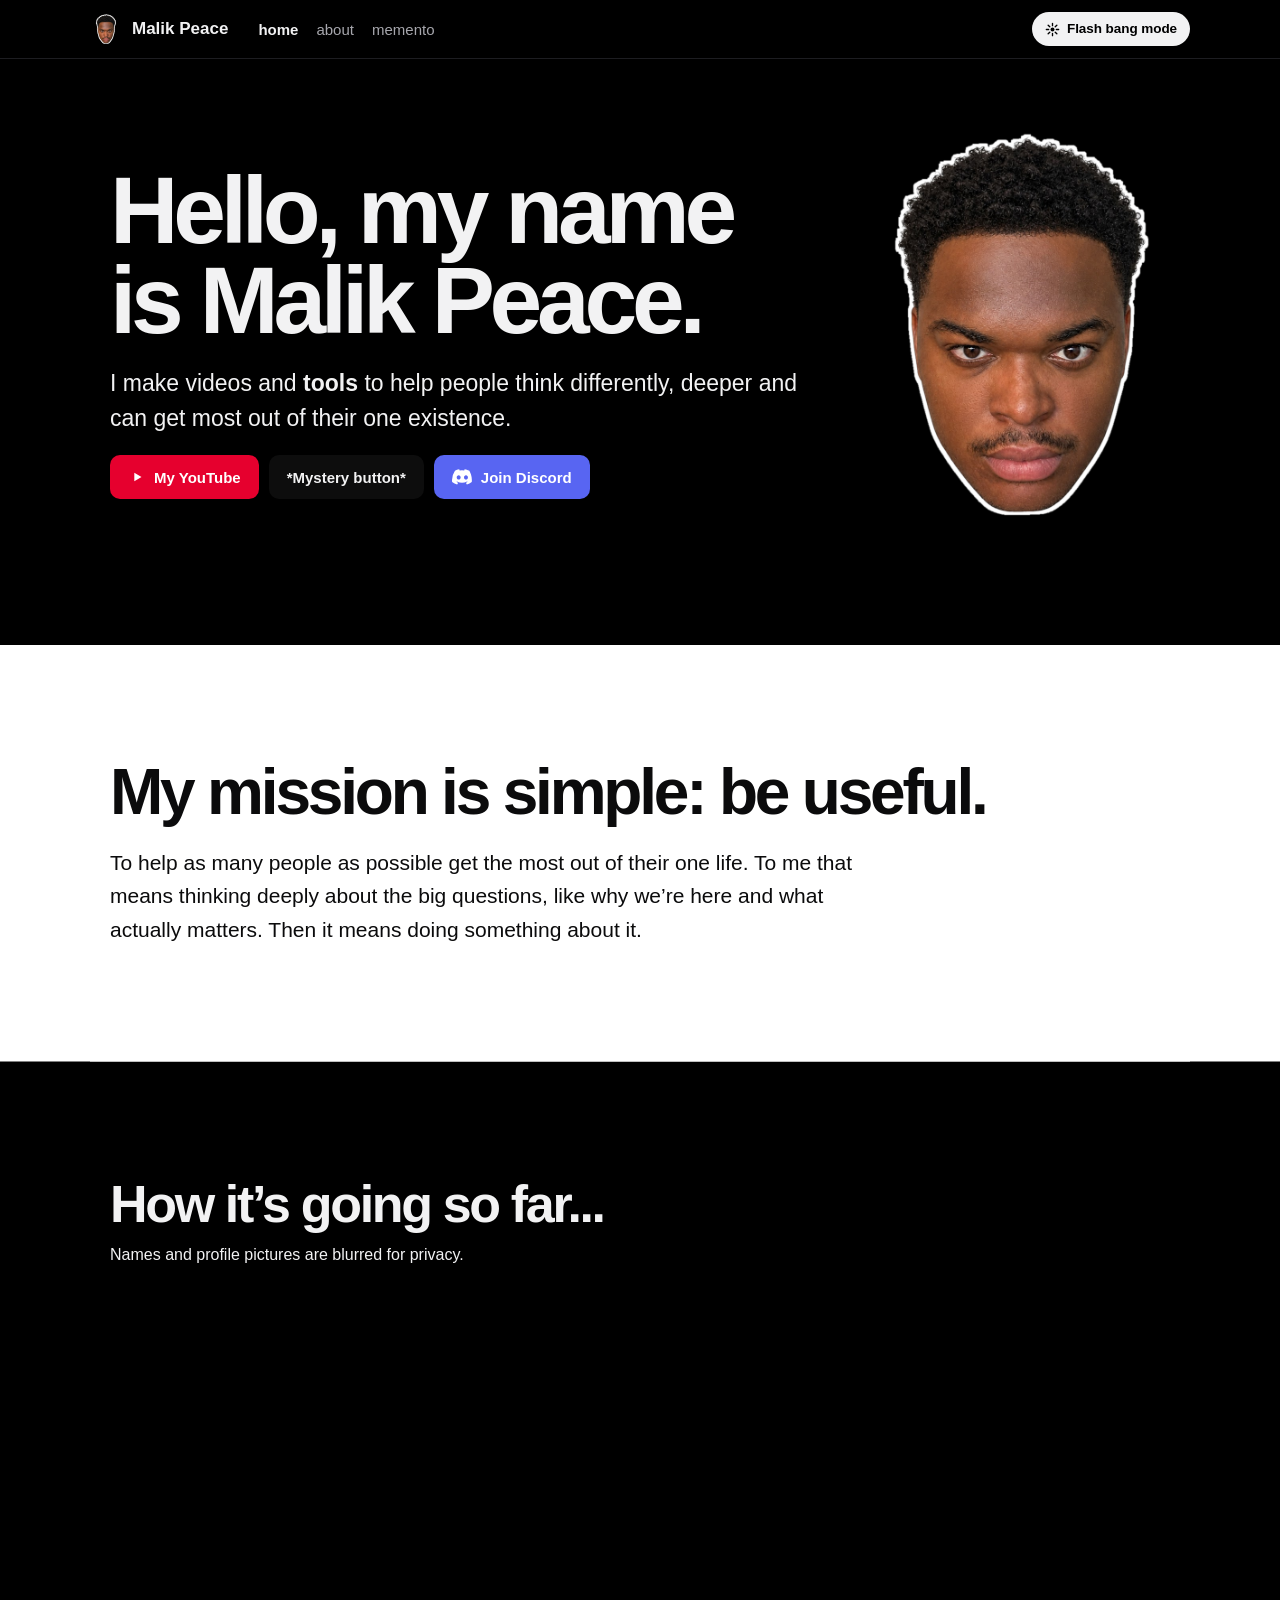
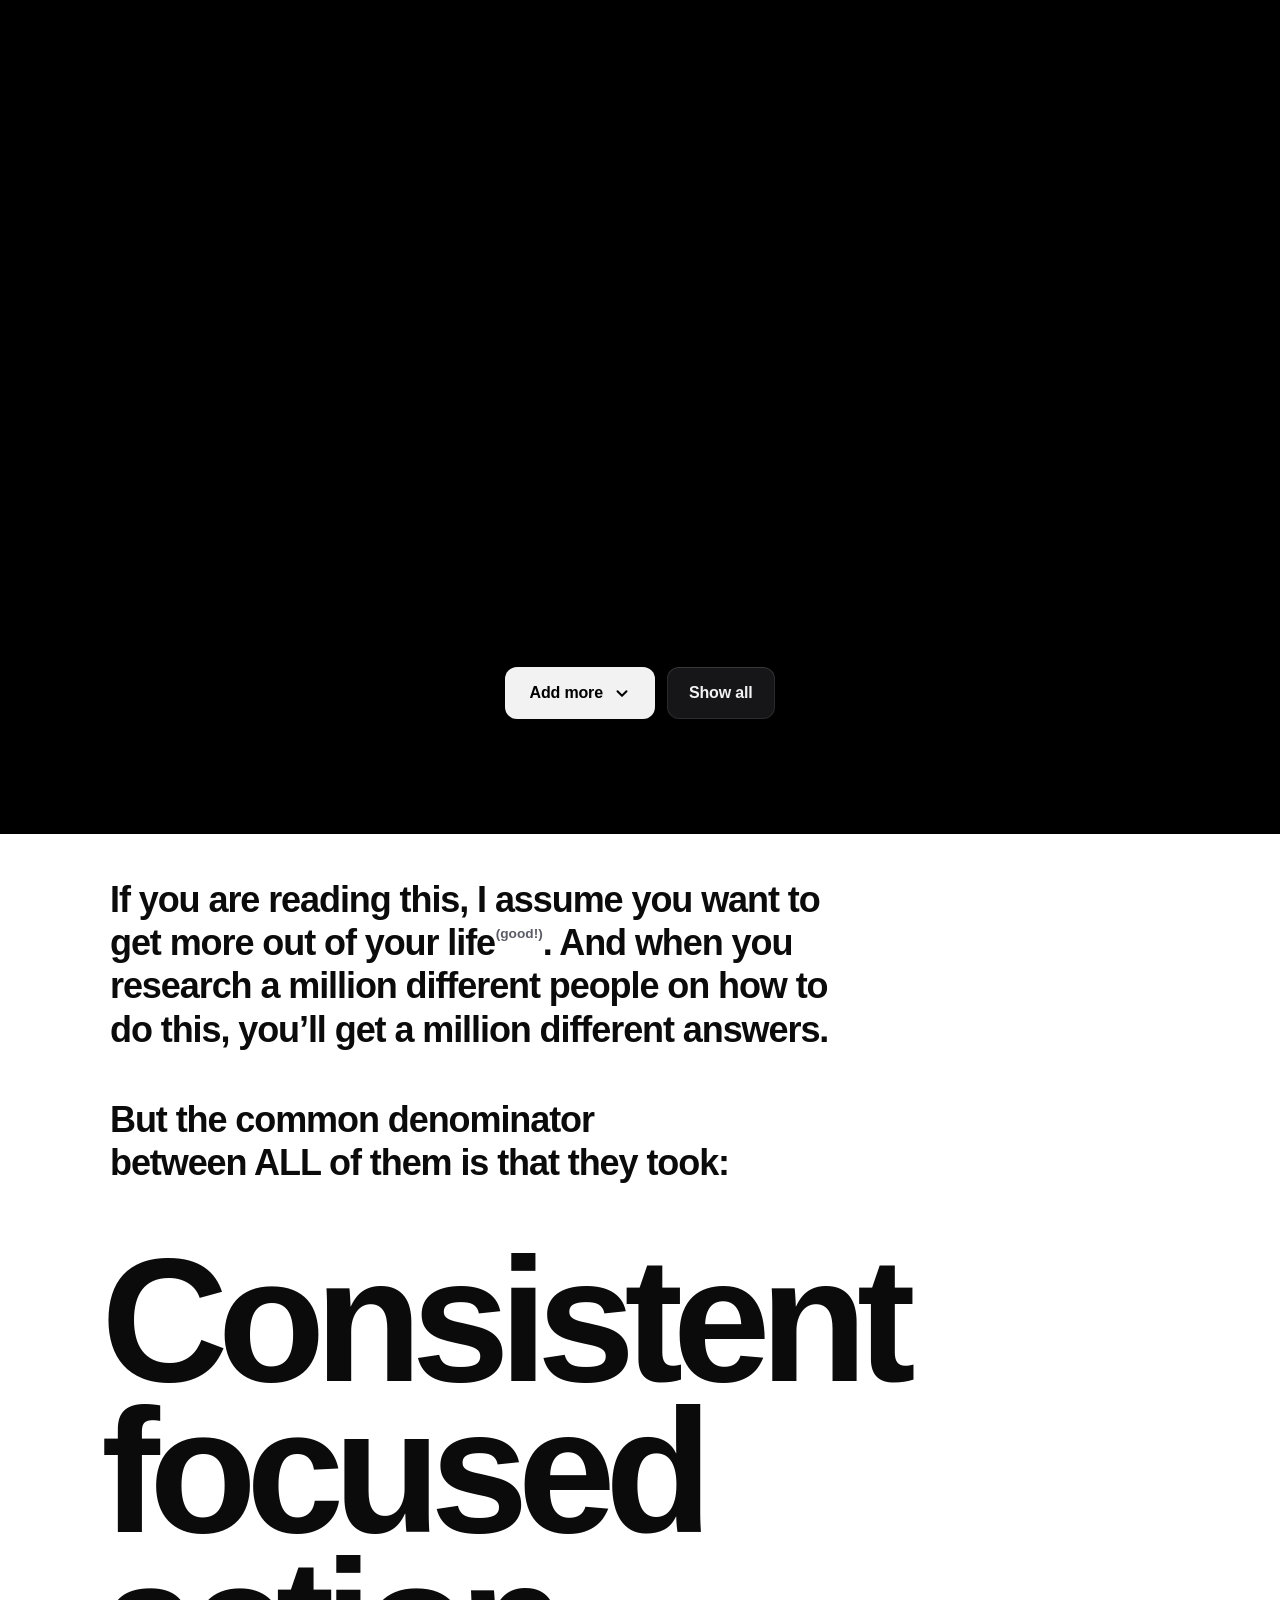
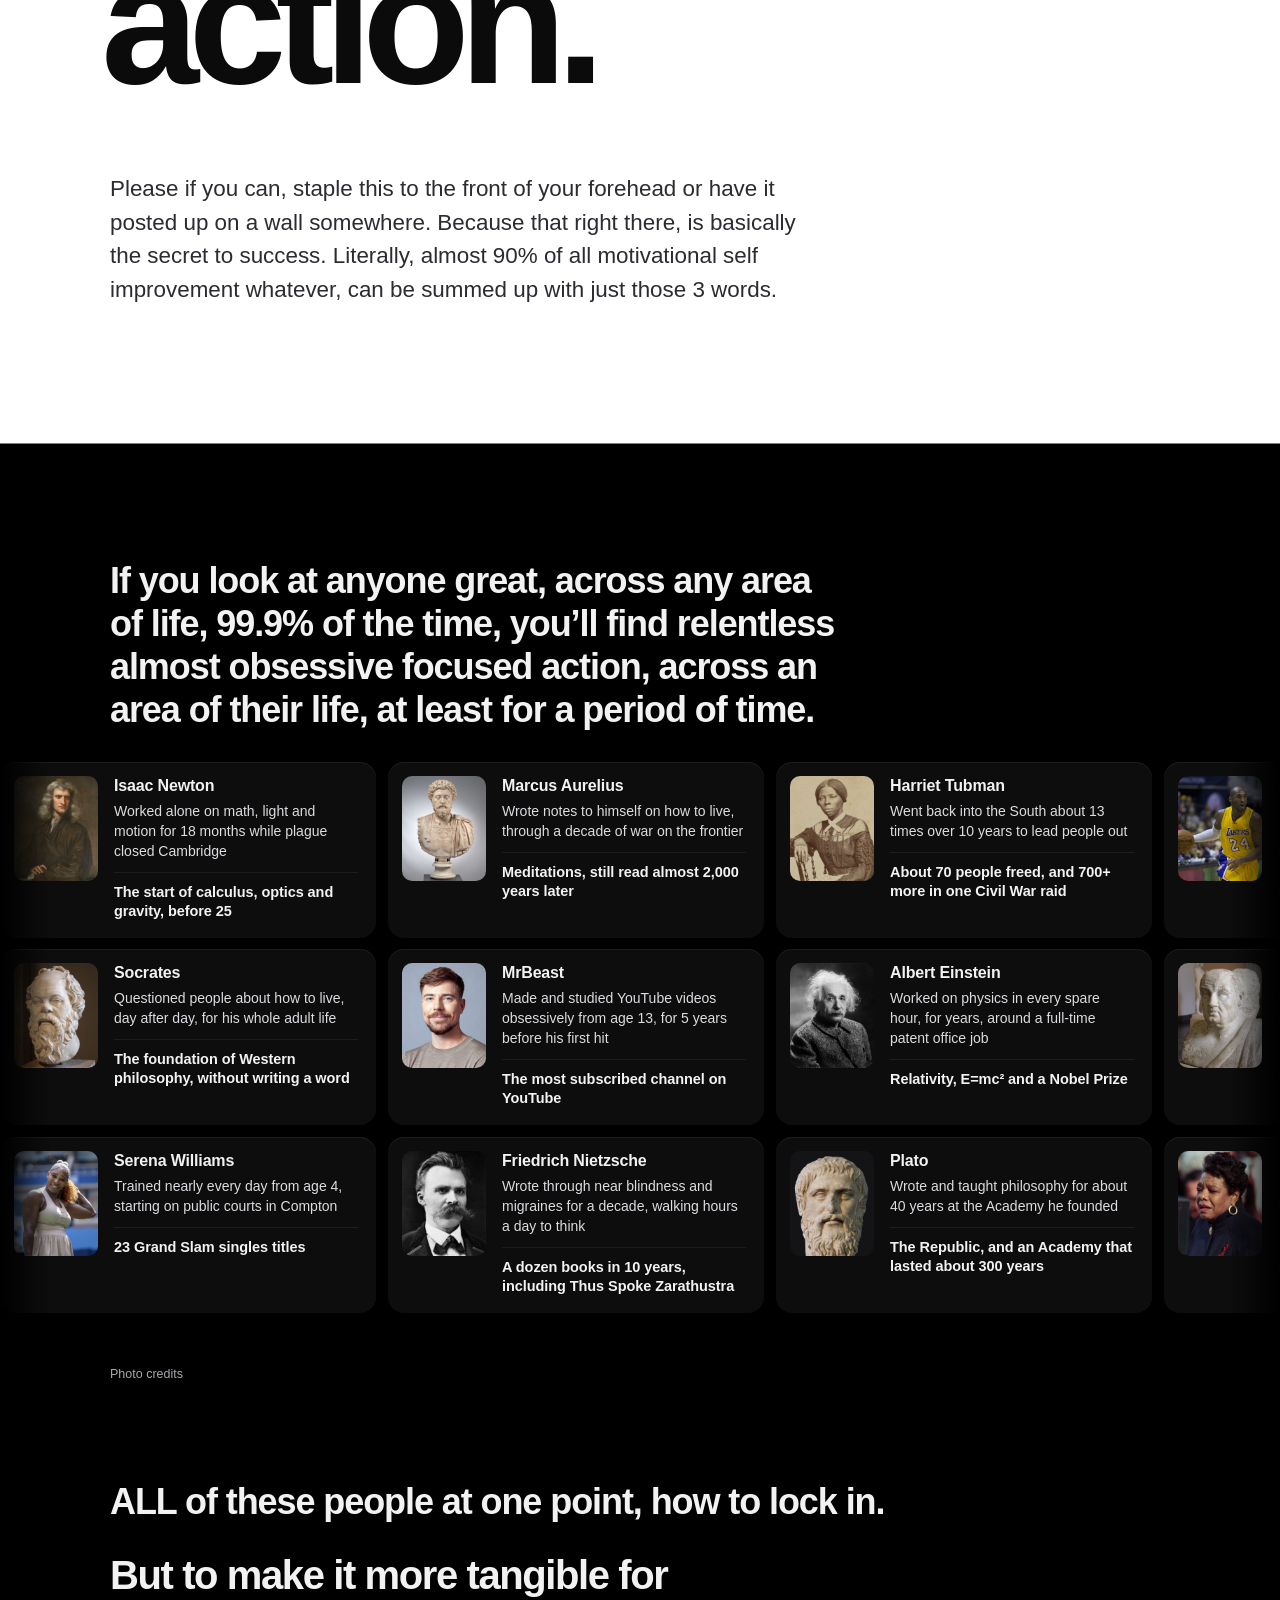
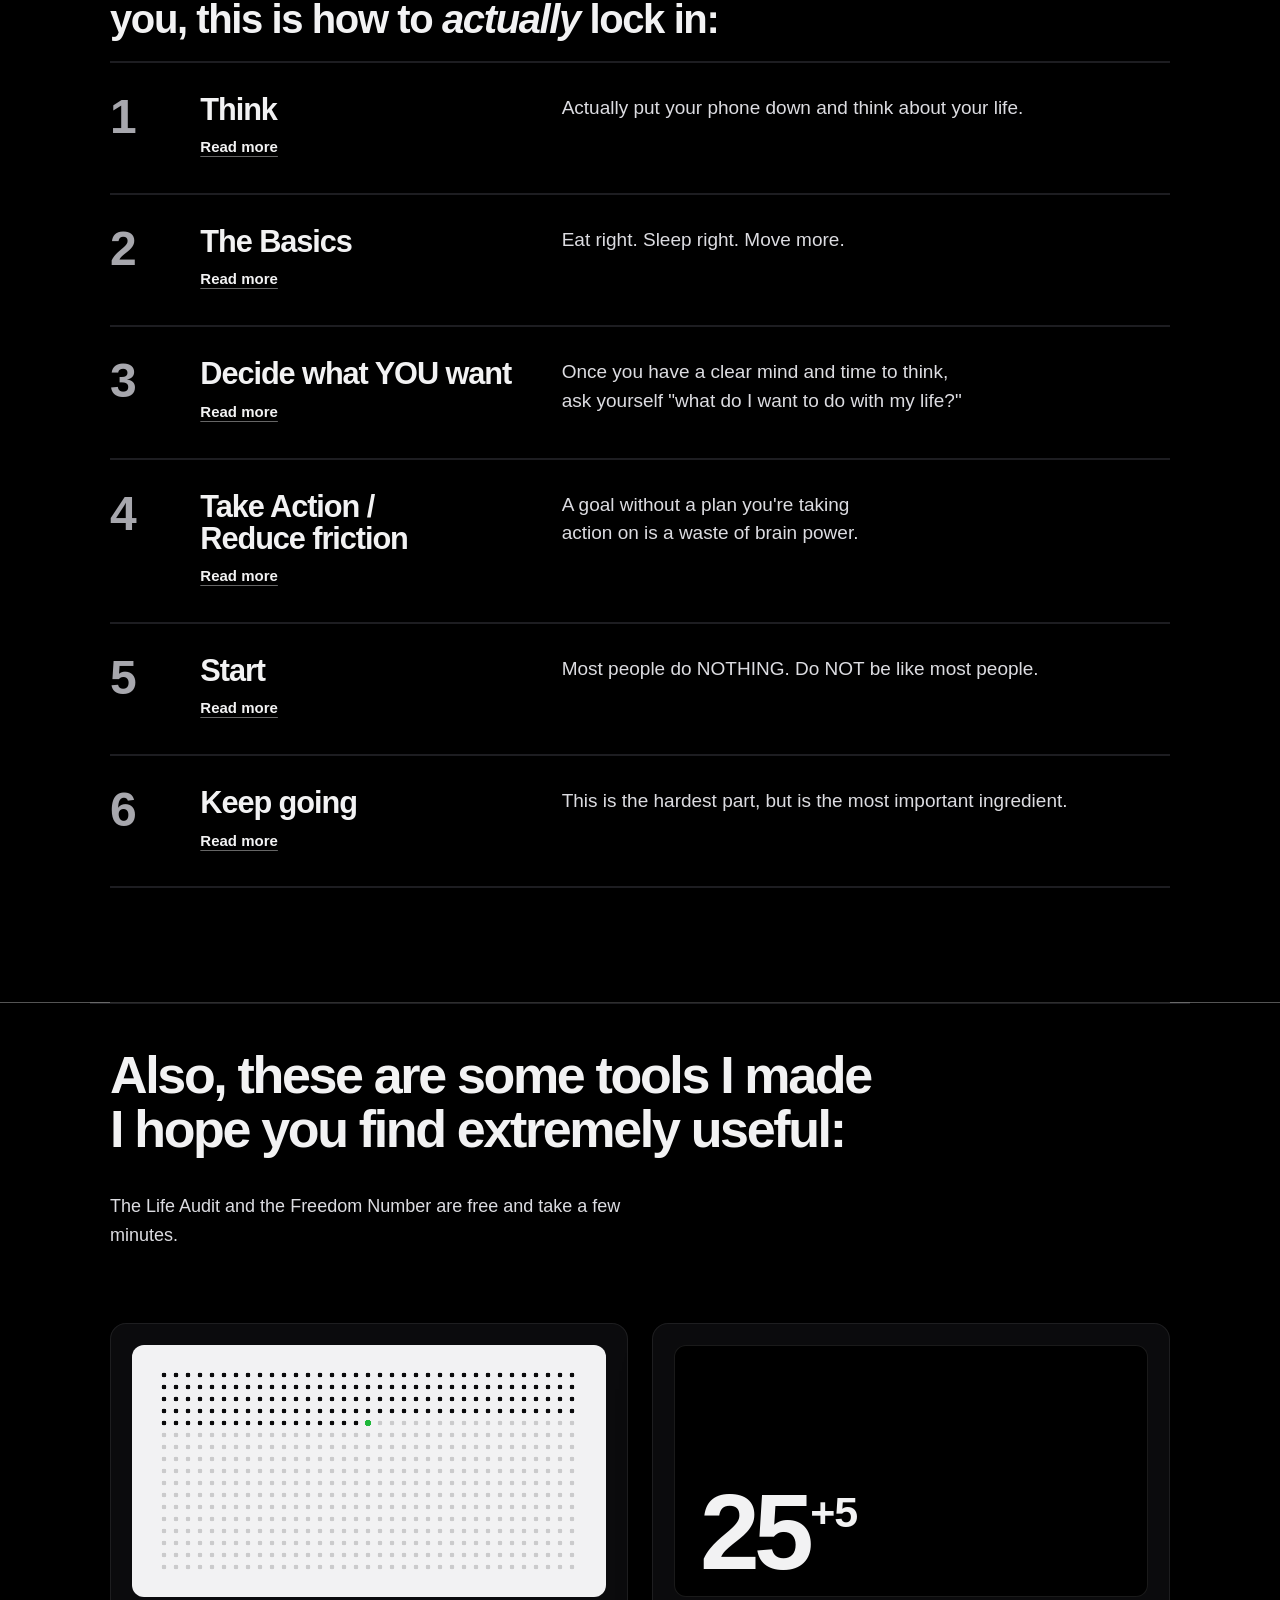
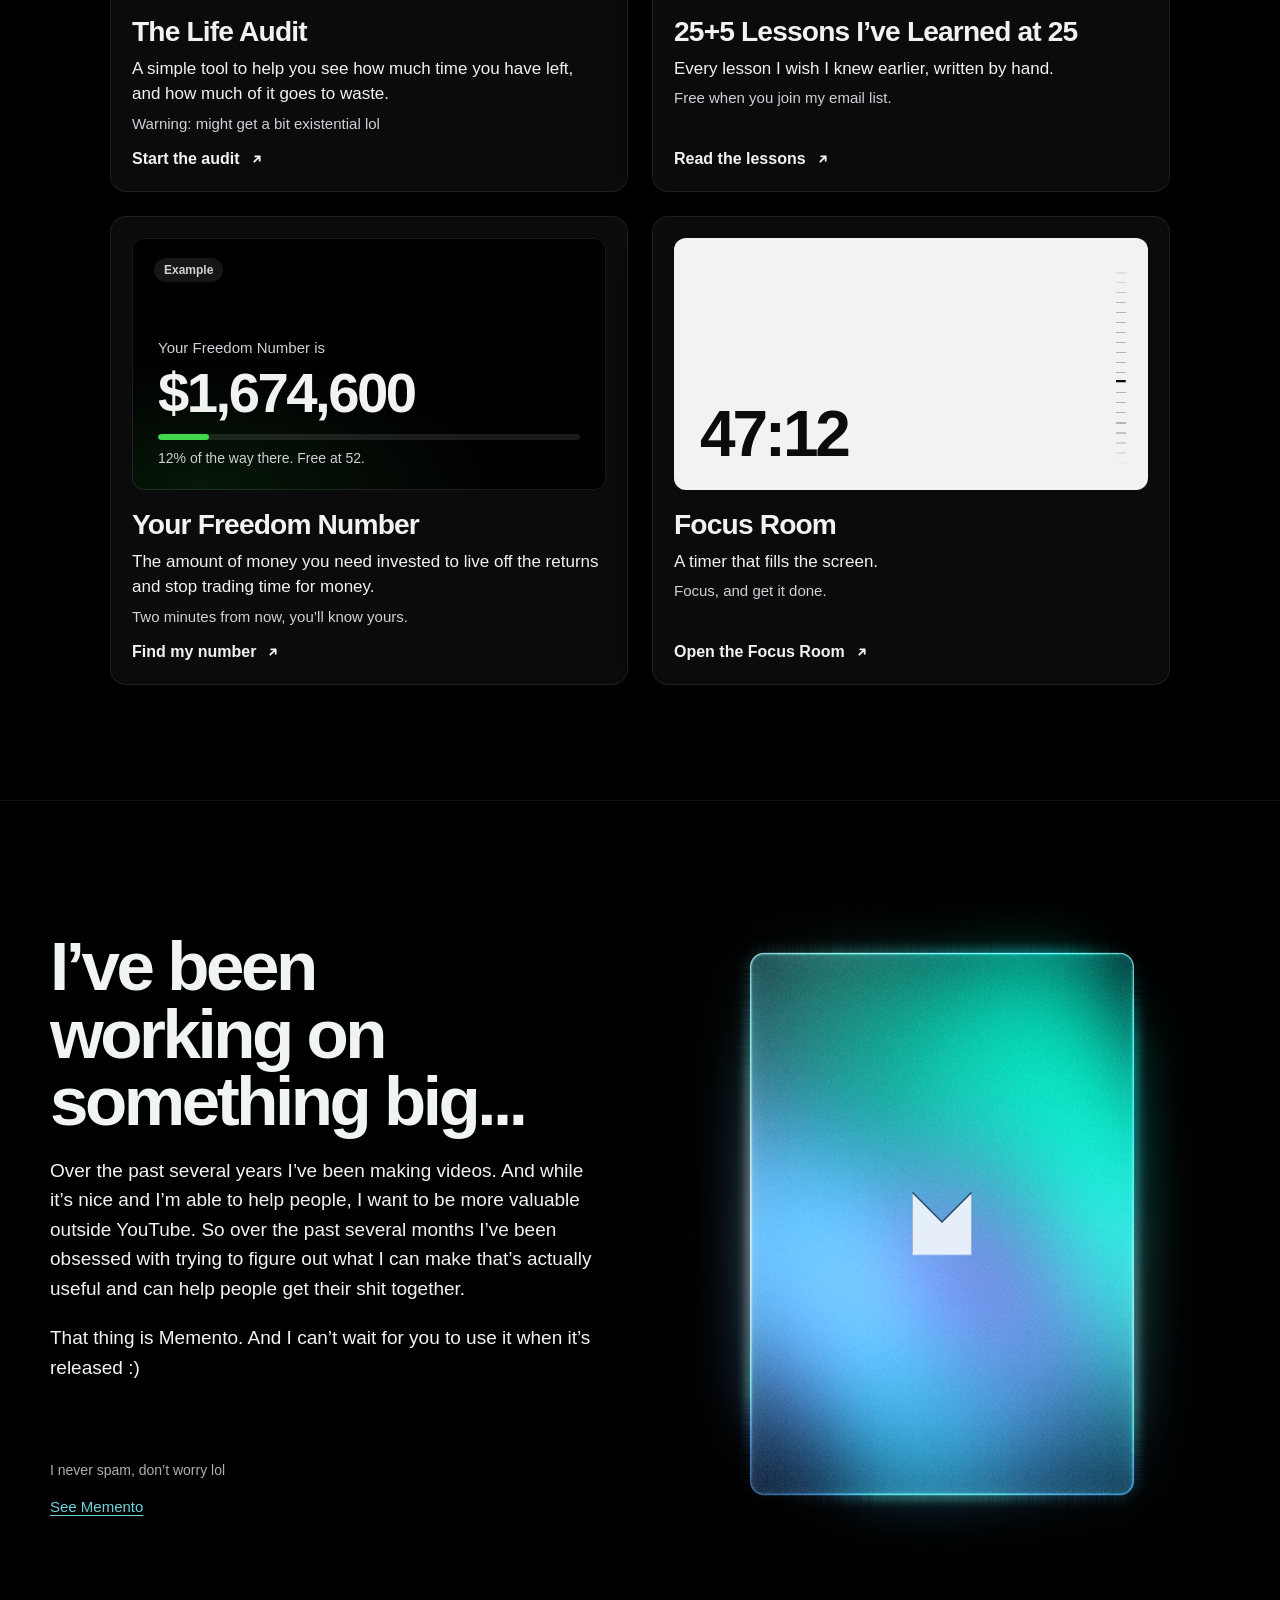
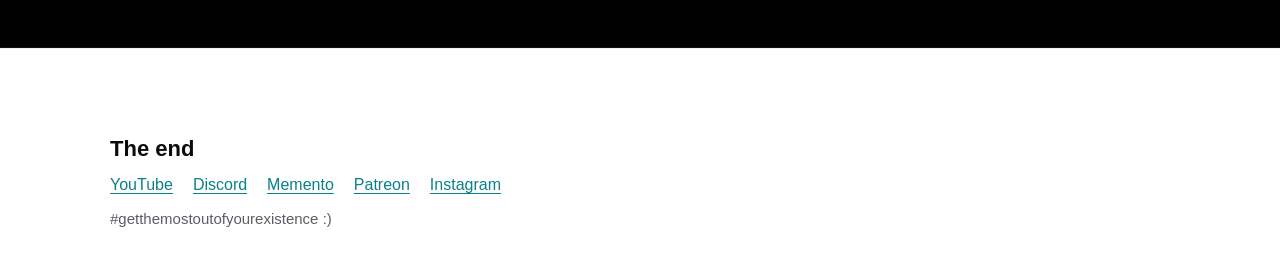
<file: index.html>
<!doctype html>
<html lang="en" data-theme="dark">
<head>
<meta charset="utf-8">
<meta name="viewport" content="width=device-width, initial-scale=1, viewport-fit=cover">
<title>Malik Peace</title>
<meta name="description" content="I make videos and tools to help people think differently, deeper and can get most out of their one existence.">
<meta property="og:title" content="Malik Peace">
<meta property="og:description" content="I make videos and tools to help people think differently, deeper and can get most out of their one existence.">
<meta property="og:type" content="website">
<meta property="og:url" content="https://malikpeace.com/">
<meta property="og:image" content="https://malikpeace.com/assets/og.png">
<meta name="twitter:card" content="summary_large_image">
<meta name="theme-color" content="#000000">
<link rel="icon" href="assets/favicon.png" type="image/png">
<link rel="apple-touch-icon" href="assets/apple-touch-icon.png">
<script>try { if (localStorage.getItem('mp-theme') === 'light') document.documentElement.setAttribute('data-theme', 'light'); } catch (e) {}</script>
<link rel="preconnect" href="https://fonts.googleapis.com">
<link rel="stylesheet" href="https://fonts.googleapis.com/css2?family=Roboto:wght@400;500;700&display=swap">
<link rel="stylesheet" href="assets/site.css?v=32">
<script src="/assets/stats.js?v=2" async></script>
</head>
<body class="s1 s5 s7 page-home">
<div id="app"><header class="s1-top"><div class="bar"><a class="name" href="./"><img src="assets/face-sq-ol.png" alt="">Malik Peace</a><nav aria-label="Pages"><a href="./" aria-current="page">home</a><a href="about/">about</a><a href="https://mementoapp.co" target="_blank" rel="noopener">memento</a></nav><div class="mp-acts"><button type="button" class="mp-act fb" data-flashbang aria-pressed="false"><span class="lbl"><span class="lb-l"><svg viewBox="0 0 20 20" aria-hidden="true"><path d="M10 1.8v3.1M10 15.1v3.1M1.8 10h3.1M15.1 10h3.1M4.2 4.2l2.2 2.2M13.6 13.6l2.2 2.2M4.2 15.8l2.2-2.2M13.6 6.4l2.2-2.2" stroke="currentColor" stroke-width="1.8" stroke-linecap="round"/><circle cx="10" cy="10" r="2.6" fill="currentColor"/></svg>Flash bang mode</span><span class="lb-d"><svg viewBox="0 0 20 20" aria-hidden="true"><path d="M10 1.8v3.1M10 15.1v3.1M1.8 10h3.1M15.1 10h3.1M4.2 4.2l2.2 2.2M13.6 13.6l2.2 2.2M4.2 15.8l2.2-2.2M13.6 6.4l2.2-2.2" stroke="currentColor" stroke-width="1.8" stroke-linecap="round"/><circle cx="10" cy="10" r="2.6" fill="currentColor"/></svg>Dark mode</span></span></button></div></div></header><main><section class="wide s7-me"><div class="tx"><h1><span class="l hi-line"><button type="button" class="hi">Hello</button>, my</span> <span class="l" data-lc="">name is</span> <span class="l">Malik Peace.</span></h1><p class="lede">I make videos and <a href="https://mementoapp.co" target="_blank" rel="noopener">tools</a> to help people think differently, deeper and can get most out of their one existence.</p><div class="btns"><a class="btn yt" href="https://www.youtube.com/@malikpeace_" target="_blank" rel="noopener"><svg viewBox="0 0 20 20" aria-hidden="true"><path d="M7 5.2v9.6L15 10z" fill="currentColor"></path></svg>My YouTube</a><a class="btn ghost" href="https://mementoapp.co" target="_blank" rel="noopener"><span data-lc="">*Mystery button*</span></a><a class="btn dc" href="https://discord.gg/UNbPAUc3y4" target="_blank" rel="noopener"><svg viewBox="0 0 71 55" aria-hidden="true"><path fill="currentColor" d="M60.1 4.9A58.5 58.5 0 0 0 45.4.2a.2.2 0 0 0-.2.1 40.8 40.8 0 0 0-1.8 3.7 54 54 0 0 0-16.2 0A37.4 37.4 0 0 0 25.4.3a.2.2 0 0 0-.2-.1A58.4 58.4 0 0 0 10.5 5 59.5 59.5 0 0 0 .4 44.8a.3.3 0 0 0 .1.2 58.7 58.7 0 0 0 17.7 9 .2.2 0 0 0 .3-.1 42 42 0 0 0 3.6-5.9.2.2 0 0 0-.1-.3 38.7 38.7 0 0 1-5.5-2.6.2.2 0 0 1 0-.4l1.1-.9a.2.2 0 0 1 .2 0 41.9 41.9 0 0 0 35.6 0 .2.2 0 0 1 .2 0l1.1.9a.2.2 0 0 1 0 .4c-1.8 1-3.6 1.9-5.5 2.6a.2.2 0 0 0-.1.3 47.2 47.2 0 0 0 3.6 5.9.2.2 0 0 0 .3.1A58.5 58.5 0 0 0 70.1 45a.3.3 0 0 0 .1-.2c1.6-16.7-2.7-31.2-11.3-44.1zM23.7 36.7c-3.8 0-7-3.5-7-7.8s3.1-7.8 7-7.8 7.1 3.5 7 7.8c0 4.3-3.1 7.8-7 7.8zm25.9 0c-3.9 0-7-3.5-7-7.8s3-7.8 7-7.8 7 3.5 7 7.8-3.1 7.8-7 7.8z"></path></svg><span data-lc="">Join Discord</span></a></div></div><figure class="ph"><img src="assets/face-cut-ol.png" alt="Malik Peace"></figure></section><section class="wide s7-mission"><h2>My mission is simple: be useful.</h2><p>To help as many people as possible get the most out of their one life. To me that means thinking deeply about the big questions, like why we’re here and what actually matters. Then it means doing something about it.</p></section><section class="wide sec ysec"><div class="ytw-head"><h2>How it’s going so far...</h2><p>Names and profile pictures are blurred for privacy.</p></div><div class="ymarq" id="ymarq7" aria-label="Real YouTube comments"></div><div class="ybtns"><button type="button" class="ytbtn" id="ytallbtn" aria-expanded="false"><span class="lbl">Add more</span><svg class="chev" viewBox="0 0 20 20" aria-hidden="true"><path d="M5 8l5 5 5-5"></path></svg></button><button type="button" class="ytbtn" id="ywallbtn">Show all</button></div><div class="ywall" id="ywall" hidden=""></div></section><section class="wide sec s7-val" id="s7-value"><p class="bridge">If you are reading this, I assume you want to get more out of your life<sup class="good" data-lc="">(good!)</sup>. And when you research a million different people on how to do this, you’ll get a million different answers.</p><p class="bridge bridge2">But the common denominator between ALL of them is that they took:</p><p class="stmt" data-lc=""><span data-lc="">Consistent</span><span data-lc="">focused</span><span data-lc="">action.</span></p><p class="intro">Please if you can, staple this to the front of your forehead or have it posted up on a wall somewhere. Because that right there, is basically the secret to success. Literally, almost 90% of all motivational self improvement whatever, can be summed up with just those 3 words.</p><div class="steps7"><section class="great7" aria-label="Examples"><p class="great-h">If you look at anyone great, across any area of life, 99.9% of the time, you’ll find relentless almost obsessive focused action, across an area of their life, at least for a period of time.</p><div class="great-row" id="greatRow" aria-label="People"><ul class="row" style="--dur:153s"><li class="gp"><span class="gp-ph"><img src="assets/people/isaac-newton.jpg" alt="Isaac Newton" loading="lazy" width="480" height="600"></span><b class="gp-n">Isaac Newton</b><span class="gp-did">Worked alone on math, light and motion for 18 months while plague closed Cambridge</span><span class="gp-got">The start of calculus, optics and gravity, before 25</span></li><li class="gp"><span class="gp-ph"><img src="assets/people/marcus-aurelius.jpg" alt="Marcus Aurelius" loading="lazy" width="480" height="600"></span><b class="gp-n">Marcus Aurelius</b><span class="gp-did">Wrote notes to himself on how to live, through a decade of war on the frontier</span><span class="gp-got">Meditations, still read almost 2,000 years later</span></li><li class="gp"><span class="gp-ph"><img src="assets/people/harriet-tubman.jpg" alt="Harriet Tubman" loading="lazy" width="480" height="600"></span><b class="gp-n">Harriet Tubman</b><span class="gp-did">Went back into the South about 13 times over 10 years to lead people out</span><span class="gp-got">About 70 people freed, and 700+ more in one Civil War raid</span></li><li class="gp"><span class="gp-ph"><img src="assets/people/kobe-bryant.jpg" alt="Kobe Bryant" loading="lazy" width="480" height="600"></span><b class="gp-n">Kobe Bryant</b><span class="gp-did">Trained before sunrise, often from 4 a.m., through 20 seasons with one team</span><span class="gp-got">5 NBA titles and 18 All-Star games</span></li><li class="gp"><span class="gp-ph"><img src="assets/people/steve-jobs.jpg" alt="Steve Jobs" loading="lazy" width="480" height="600"></span><b class="gp-n">Steve Jobs</b><span class="gp-did">Obsessed over every detail of his products for 30+ years, even after Apple pushed him out</span><span class="gp-got">The Mac, the iPod, the iPhone and Pixar</span></li><li class="gp"><span class="gp-ph"><img src="assets/people/epictetus.jpg" alt="Epictetus" loading="lazy" width="480" height="600"></span><b class="gp-n">Epictetus</b><span class="gp-did">Born into slavery, then taught Stoic philosophy for decades at his own school</span><span class="gp-got">The Enchiridion, still read 1,900 years later</span></li><li class="gp"><span class="gp-ph"><img src="assets/people/lebron-james.jpg" alt="LeBron James" loading="lazy" width="480" height="600"></span><b class="gp-n">LeBron James</b><span class="gp-did">Trained and played at the top of the NBA, every season, for over 20 years</span><span class="gp-got">4 titles and the most points in NBA history</span></li><li class="gp"><span class="gp-ph"><img src="assets/people/aristotle.jpg" alt="Aristotle" loading="lazy" width="480" height="600"></span><b class="gp-n">Aristotle</b><span class="gp-did">Studied under Plato for 20 years from age 17, then taught for decades</span><span class="gp-got">The foundations of logic, biology and ethics</span></li><li class="gp"><span class="gp-ph"><img src="assets/people/david-goggins.jpg" alt="David Goggins" loading="lazy" width="480" height="600"></span><b class="gp-n">David Goggins</b><span class="gp-did">Trained for hours a day and lost 100+ pounds in under 3 months</span><span class="gp-got">Navy SEAL, ultramarathoner and pull-up record holder</span></li><li class="gp"><span class="gp-ph"><img src="assets/people/muhammad-ali.jpg" alt="Muhammad Ali" loading="lazy" width="480" height="600"></span><b class="gp-n">Muhammad Ali</b><span class="gp-did">Stood by his beliefs through 3+ years banned from boxing, then fought his way back</span><span class="gp-got">Heavyweight champion of the world, three times</span></li><li class="gp"><span class="gp-ph"><img src="assets/people/diogenes.jpg" alt="Diogenes" loading="lazy" width="480" height="600"></span><b class="gp-n">Diogenes</b><span class="gp-did">Lived his philosophy every day with almost nothing, sleeping in a clay jar</span><span class="gp-got">Cynicism, which helped shape Stoicism</span></li><li class="gp"><span class="gp-ph"><img src="assets/people/arthur-schopenhauer.jpg" alt="Arthur Schopenhauer" loading="lazy" width="480" height="600"></span><b class="gp-n">Arthur Schopenhauer</b><span class="gp-did">Kept refining one philosophy for 30+ years while almost nobody read it</span><span class="gp-got">Ideas that shaped Nietzsche, Wagner and Einstein</span></li><li class="gp"><span class="gp-ph"><img src="assets/people/cristiano-ronaldo.jpg" alt="Cristiano Ronaldo" loading="lazy" width="480" height="600"></span><b class="gp-n">Cristiano Ronaldo</b><span class="gp-did">Did extra training after practice, almost every day, for over 20 years</span><span class="gp-got">900+ goals and 5 Ballon d'Or awards</span></li><li class="gp"><span class="gp-ph"><img src="assets/people/galileo-galilei.jpg" alt="Galileo Galilei" loading="lazy" width="480" height="600"></span><b class="gp-n">Galileo Galilei</b><span class="gp-did">Built his own telescopes and studied the sky, night after night, for years</span><span class="gp-got">Jupiter's four largest moons, and the start of modern astronomy</span></li><li class="gp"><span class="gp-ph"><img src="assets/people/michel-de-montaigne.jpg" alt="Michel de Montaigne" loading="lazy" width="480" height="600"></span><b class="gp-n">Michel de Montaigne</b><span class="gp-did">Spent 20 years in his tower writing and rewriting one book</span><span class="gp-got">The Essays, which invented the essay</span></li><li class="gp"><span class="gp-ph"><img src="assets/people/william-shakespeare.jpg" alt="William Shakespeare" loading="lazy" width="480" height="600"></span><b class="gp-n">William Shakespeare</b><span class="gp-did">Wrote one or two plays a year for over 20 years</span><span class="gp-got">37 plays and 154 sonnets, still performed 400 years later</span></li><li class="gp"><span class="gp-ph"><img src="assets/people/carl-sagan.jpg" alt="Carl Sagan" loading="lazy" width="480" height="600"></span><b class="gp-n">Carl Sagan</b><span class="gp-did">Explained science to the public for decades, in books, on TV and on stage</span><span class="gp-got">Cosmos, watched by 500 million+ people</span></li><li class="gp" aria-hidden="true"><span class="gp-ph"><img src="assets/people/isaac-newton.jpg" alt="Isaac Newton" loading="lazy" width="480" height="600"></span><b class="gp-n">Isaac Newton</b><span class="gp-did">Worked alone on math, light and motion for 18 months while plague closed Cambridge</span><span class="gp-got">The start of calculus, optics and gravity, before 25</span></li><li class="gp" aria-hidden="true"><span class="gp-ph"><img src="assets/people/marcus-aurelius.jpg" alt="Marcus Aurelius" loading="lazy" width="480" height="600"></span><b class="gp-n">Marcus Aurelius</b><span class="gp-did">Wrote notes to himself on how to live, through a decade of war on the frontier</span><span class="gp-got">Meditations, still read almost 2,000 years later</span></li><li class="gp" aria-hidden="true"><span class="gp-ph"><img src="assets/people/harriet-tubman.jpg" alt="Harriet Tubman" loading="lazy" width="480" height="600"></span><b class="gp-n">Harriet Tubman</b><span class="gp-did">Went back into the South about 13 times over 10 years to lead people out</span><span class="gp-got">About 70 people freed, and 700+ more in one Civil War raid</span></li><li class="gp" aria-hidden="true"><span class="gp-ph"><img src="assets/people/kobe-bryant.jpg" alt="Kobe Bryant" loading="lazy" width="480" height="600"></span><b class="gp-n">Kobe Bryant</b><span class="gp-did">Trained before sunrise, often from 4 a.m., through 20 seasons with one team</span><span class="gp-got">5 NBA titles and 18 All-Star games</span></li><li class="gp" aria-hidden="true"><span class="gp-ph"><img src="assets/people/steve-jobs.jpg" alt="Steve Jobs" loading="lazy" width="480" height="600"></span><b class="gp-n">Steve Jobs</b><span class="gp-did">Obsessed over every detail of his products for 30+ years, even after Apple pushed him out</span><span class="gp-got">The Mac, the iPod, the iPhone and Pixar</span></li><li class="gp" aria-hidden="true"><span class="gp-ph"><img src="assets/people/epictetus.jpg" alt="Epictetus" loading="lazy" width="480" height="600"></span><b class="gp-n">Epictetus</b><span class="gp-did">Born into slavery, then taught Stoic philosophy for decades at his own school</span><span class="gp-got">The Enchiridion, still read 1,900 years later</span></li><li class="gp" aria-hidden="true"><span class="gp-ph"><img src="assets/people/lebron-james.jpg" alt="LeBron James" loading="lazy" width="480" height="600"></span><b class="gp-n">LeBron James</b><span class="gp-did">Trained and played at the top of the NBA, every season, for over 20 years</span><span class="gp-got">4 titles and the most points in NBA history</span></li><li class="gp" aria-hidden="true"><span class="gp-ph"><img src="assets/people/aristotle.jpg" alt="Aristotle" loading="lazy" width="480" height="600"></span><b class="gp-n">Aristotle</b><span class="gp-did">Studied under Plato for 20 years from age 17, then taught for decades</span><span class="gp-got">The foundations of logic, biology and ethics</span></li><li class="gp" aria-hidden="true"><span class="gp-ph"><img src="assets/people/david-goggins.jpg" alt="David Goggins" loading="lazy" width="480" height="600"></span><b class="gp-n">David Goggins</b><span class="gp-did">Trained for hours a day and lost 100+ pounds in under 3 months</span><span class="gp-got">Navy SEAL, ultramarathoner and pull-up record holder</span></li><li class="gp" aria-hidden="true"><span class="gp-ph"><img src="assets/people/muhammad-ali.jpg" alt="Muhammad Ali" loading="lazy" width="480" height="600"></span><b class="gp-n">Muhammad Ali</b><span class="gp-did">Stood by his beliefs through 3+ years banned from boxing, then fought his way back</span><span class="gp-got">Heavyweight champion of the world, three times</span></li><li class="gp" aria-hidden="true"><span class="gp-ph"><img src="assets/people/diogenes.jpg" alt="Diogenes" loading="lazy" width="480" height="600"></span><b class="gp-n">Diogenes</b><span class="gp-did">Lived his philosophy every day with almost nothing, sleeping in a clay jar</span><span class="gp-got">Cynicism, which helped shape Stoicism</span></li><li class="gp" aria-hidden="true"><span class="gp-ph"><img src="assets/people/arthur-schopenhauer.jpg" alt="Arthur Schopenhauer" loading="lazy" width="480" height="600"></span><b class="gp-n">Arthur Schopenhauer</b><span class="gp-did">Kept refining one philosophy for 30+ years while almost nobody read it</span><span class="gp-got">Ideas that shaped Nietzsche, Wagner and Einstein</span></li><li class="gp" aria-hidden="true"><span class="gp-ph"><img src="assets/people/cristiano-ronaldo.jpg" alt="Cristiano Ronaldo" loading="lazy" width="480" height="600"></span><b class="gp-n">Cristiano Ronaldo</b><span class="gp-did">Did extra training after practice, almost every day, for over 20 years</span><span class="gp-got">900+ goals and 5 Ballon d'Or awards</span></li><li class="gp" aria-hidden="true"><span class="gp-ph"><img src="assets/people/galileo-galilei.jpg" alt="Galileo Galilei" loading="lazy" width="480" height="600"></span><b class="gp-n">Galileo Galilei</b><span class="gp-did">Built his own telescopes and studied the sky, night after night, for years</span><span class="gp-got">Jupiter's four largest moons, and the start of modern astronomy</span></li><li class="gp" aria-hidden="true"><span class="gp-ph"><img src="assets/people/michel-de-montaigne.jpg" alt="Michel de Montaigne" loading="lazy" width="480" height="600"></span><b class="gp-n">Michel de Montaigne</b><span class="gp-did">Spent 20 years in his tower writing and rewriting one book</span><span class="gp-got">The Essays, which invented the essay</span></li><li class="gp" aria-hidden="true"><span class="gp-ph"><img src="assets/people/william-shakespeare.jpg" alt="William Shakespeare" loading="lazy" width="480" height="600"></span><b class="gp-n">William Shakespeare</b><span class="gp-did">Wrote one or two plays a year for over 20 years</span><span class="gp-got">37 plays and 154 sonnets, still performed 400 years later</span></li><li class="gp" aria-hidden="true"><span class="gp-ph"><img src="assets/people/carl-sagan.jpg" alt="Carl Sagan" loading="lazy" width="480" height="600"></span><b class="gp-n">Carl Sagan</b><span class="gp-did">Explained science to the public for decades, in books, on TV and on stage</span><span class="gp-got">Cosmos, watched by 500 million+ people</span></li></ul><ul class="row rev" style="--dur:178s"><li class="gp"><span class="gp-ph"><img src="assets/people/socrates.jpg" alt="Socrates" loading="lazy" width="480" height="600"></span><b class="gp-n">Socrates</b><span class="gp-did">Questioned people about how to live, day after day, for his whole adult life</span><span class="gp-got">The foundation of Western philosophy, without writing a word</span></li><li class="gp"><span class="gp-ph"><img src="assets/people/mrbeast.jpg" alt="MrBeast" loading="lazy" width="480" height="600"></span><b class="gp-n">MrBeast</b><span class="gp-did">Made and studied YouTube videos obsessively from age 13, for 5 years before his first hit</span><span class="gp-got">The most subscribed channel on YouTube</span></li><li class="gp"><span class="gp-ph"><img src="assets/people/albert-einstein.jpg" alt="Albert Einstein" loading="lazy" width="480" height="600"></span><b class="gp-n">Albert Einstein</b><span class="gp-did">Worked on physics in every spare hour, for years, around a full-time patent office job</span><span class="gp-got">Relativity, E=mc² and a Nobel Prize</span></li><li class="gp"><span class="gp-ph"><img src="assets/people/seneca-the-younger.jpg" alt="Seneca" loading="lazy" width="480" height="600"></span><b class="gp-n">Seneca</b><span class="gp-did">Wrote letter after letter on how to live, through the last years of his life</span><span class="gp-got">124 letters still read 2,000 years later</span></li><li class="gp"><span class="gp-ph"><img src="assets/people/albert-camus.jpg" alt="Albert Camus" loading="lazy" width="480" height="600"></span><b class="gp-n">Albert Camus</b><span class="gp-did">Wrote nearly every day through tuberculosis and a world war</span><span class="gp-got">The Stranger, The Plague and a Nobel Prize at 44</span></li><li class="gp"><span class="gp-ph"><img src="assets/people/leonardo-da-vinci.jpg" alt="Leonardo da Vinci" loading="lazy" width="480" height="600"></span><b class="gp-n">Leonardo da Vinci</b><span class="gp-did">Reworked one portrait for over 10 years, while filling thousands of notebook pages</span><span class="gp-got">The Mona Lisa, the most famous painting in the world</span></li><li class="gp"><span class="gp-ph"><img src="assets/people/viktor-frankl.jpg" alt="Viktor Frankl" loading="lazy" width="480" height="600"></span><b class="gp-n">Viktor Frankl</b><span class="gp-did">Kept rebuilding his life's work on scraps of paper, through 3 years in Nazi camps</span><span class="gp-got">Man's Search for Meaning, read by millions</span></li><li class="gp"><span class="gp-ph"><img src="assets/people/charles-darwin.jpg" alt="Charles Darwin" loading="lazy" width="480" height="600"></span><b class="gp-n">Charles Darwin</b><span class="gp-did">Studied nature for 20+ years before publishing, 8 of them on barnacles alone</span><span class="gp-got">On the Origin of Species, and the theory of evolution</span></li><li class="gp"><span class="gp-ph"><img src="assets/people/j-k-rowling.jpg" alt="J.K. Rowling" loading="lazy" width="480" height="600"></span><b class="gp-n">J.K. Rowling</b><span class="gp-did">Wrote the first Harry Potter for about 5 years, then took 12 rejections</span><span class="gp-got">500 million+ Harry Potter books sold</span></li><li class="gp"><span class="gp-ph"><img src="assets/people/simone-de-beauvoir.jpg" alt="Simone de Beauvoir" loading="lazy" width="480" height="600"></span><b class="gp-n">Simone de Beauvoir</b><span class="gp-did">Wrote almost every day, mornings and afternoons, for decades</span><span class="gp-got">The Second Sex, which reshaped feminism</span></li><li class="gp"><span class="gp-ph"><img src="assets/people/jeff-bezos.jpg" alt="Jeff Bezos" loading="lazy" width="480" height="600"></span><b class="gp-n">Jeff Bezos</b><span class="gp-did">Put almost everything back into Amazon for 9 years before its first full year of profit</span><span class="gp-got">One of the biggest companies on Earth</span></li><li class="gp"><span class="gp-ph"><img src="assets/people/christopher-nolan.jpg" alt="Christopher Nolan" loading="lazy" width="480" height="600"></span><b class="gp-n">Christopher Nolan</b><span class="gp-did">Shot his first film on weekends for a year on £3,000, then kept making films for 25 years</span><span class="gp-got">Inception, Interstellar, Oppenheimer and an Oscar</span></li><li class="gp"><span class="gp-ph"><img src="assets/people/baruch-spinoza.jpg" alt="Baruch Spinoza" loading="lazy" width="480" height="600"></span><b class="gp-n">Baruch Spinoza</b><span class="gp-did">Wrote one book for 14 years, while grinding lenses to pay his way</span><span class="gp-got">The Ethics, still studied 350 years later</span></li><li class="gp"><span class="gp-ph"><img src="assets/people/fyodor-dostoevsky.jpg" alt="Fyodor Dostoevsky" loading="lazy" width="480" height="600"></span><b class="gp-n">Fyodor Dostoevsky</b><span class="gp-did">Kept writing for 30+ years, through debt, deadlines and 4 years in a Siberian prison camp</span><span class="gp-got">Crime and Punishment and The Brothers Karamazov</span></li><li class="gp"><span class="gp-ph"><img src="assets/people/abraham-lincoln.jpg" alt="Abraham Lincoln" loading="lazy" width="480" height="600"></span><b class="gp-n">Abraham Lincoln</b><span class="gp-did">Kept running for office for 28 years, through two lost Senate races</span><span class="gp-got">President, the Union saved and slavery ended</span></li><li class="gp"><span class="gp-ph"><img src="assets/people/nelson-mandela.jpg" alt="Nelson Mandela" loading="lazy" width="480" height="600"></span><b class="gp-n">Nelson Mandela</b><span class="gp-did">Never gave up the fight against apartheid, through 27 years in prison</span><span class="gp-got">The end of apartheid, and South Africa's first Black president</span></li><li class="gp"><span class="gp-ph"><img src="assets/people/neil-armstrong.jpg" alt="Neil Armstrong" loading="lazy" width="480" height="600"></span><b class="gp-n">Neil Armstrong</b><span class="gp-did">Flew experimental planes and spacecraft for 14 years, 200+ kinds of aircraft</span><span class="gp-got">The first steps on the Moon, in 1969</span></li><li class="gp" aria-hidden="true"><span class="gp-ph"><img src="assets/people/socrates.jpg" alt="Socrates" loading="lazy" width="480" height="600"></span><b class="gp-n">Socrates</b><span class="gp-did">Questioned people about how to live, day after day, for his whole adult life</span><span class="gp-got">The foundation of Western philosophy, without writing a word</span></li><li class="gp" aria-hidden="true"><span class="gp-ph"><img src="assets/people/mrbeast.jpg" alt="MrBeast" loading="lazy" width="480" height="600"></span><b class="gp-n">MrBeast</b><span class="gp-did">Made and studied YouTube videos obsessively from age 13, for 5 years before his first hit</span><span class="gp-got">The most subscribed channel on YouTube</span></li><li class="gp" aria-hidden="true"><span class="gp-ph"><img src="assets/people/albert-einstein.jpg" alt="Albert Einstein" loading="lazy" width="480" height="600"></span><b class="gp-n">Albert Einstein</b><span class="gp-did">Worked on physics in every spare hour, for years, around a full-time patent office job</span><span class="gp-got">Relativity, E=mc² and a Nobel Prize</span></li><li class="gp" aria-hidden="true"><span class="gp-ph"><img src="assets/people/seneca-the-younger.jpg" alt="Seneca" loading="lazy" width="480" height="600"></span><b class="gp-n">Seneca</b><span class="gp-did">Wrote letter after letter on how to live, through the last years of his life</span><span class="gp-got">124 letters still read 2,000 years later</span></li><li class="gp" aria-hidden="true"><span class="gp-ph"><img src="assets/people/albert-camus.jpg" alt="Albert Camus" loading="lazy" width="480" height="600"></span><b class="gp-n">Albert Camus</b><span class="gp-did">Wrote nearly every day through tuberculosis and a world war</span><span class="gp-got">The Stranger, The Plague and a Nobel Prize at 44</span></li><li class="gp" aria-hidden="true"><span class="gp-ph"><img src="assets/people/leonardo-da-vinci.jpg" alt="Leonardo da Vinci" loading="lazy" width="480" height="600"></span><b class="gp-n">Leonardo da Vinci</b><span class="gp-did">Reworked one portrait for over 10 years, while filling thousands of notebook pages</span><span class="gp-got">The Mona Lisa, the most famous painting in the world</span></li><li class="gp" aria-hidden="true"><span class="gp-ph"><img src="assets/people/viktor-frankl.jpg" alt="Viktor Frankl" loading="lazy" width="480" height="600"></span><b class="gp-n">Viktor Frankl</b><span class="gp-did">Kept rebuilding his life's work on scraps of paper, through 3 years in Nazi camps</span><span class="gp-got">Man's Search for Meaning, read by millions</span></li><li class="gp" aria-hidden="true"><span class="gp-ph"><img src="assets/people/charles-darwin.jpg" alt="Charles Darwin" loading="lazy" width="480" height="600"></span><b class="gp-n">Charles Darwin</b><span class="gp-did">Studied nature for 20+ years before publishing, 8 of them on barnacles alone</span><span class="gp-got">On the Origin of Species, and the theory of evolution</span></li><li class="gp" aria-hidden="true"><span class="gp-ph"><img src="assets/people/j-k-rowling.jpg" alt="J.K. Rowling" loading="lazy" width="480" height="600"></span><b class="gp-n">J.K. Rowling</b><span class="gp-did">Wrote the first Harry Potter for about 5 years, then took 12 rejections</span><span class="gp-got">500 million+ Harry Potter books sold</span></li><li class="gp" aria-hidden="true"><span class="gp-ph"><img src="assets/people/simone-de-beauvoir.jpg" alt="Simone de Beauvoir" loading="lazy" width="480" height="600"></span><b class="gp-n">Simone de Beauvoir</b><span class="gp-did">Wrote almost every day, mornings and afternoons, for decades</span><span class="gp-got">The Second Sex, which reshaped feminism</span></li><li class="gp" aria-hidden="true"><span class="gp-ph"><img src="assets/people/jeff-bezos.jpg" alt="Jeff Bezos" loading="lazy" width="480" height="600"></span><b class="gp-n">Jeff Bezos</b><span class="gp-did">Put almost everything back into Amazon for 9 years before its first full year of profit</span><span class="gp-got">One of the biggest companies on Earth</span></li><li class="gp" aria-hidden="true"><span class="gp-ph"><img src="assets/people/christopher-nolan.jpg" alt="Christopher Nolan" loading="lazy" width="480" height="600"></span><b class="gp-n">Christopher Nolan</b><span class="gp-did">Shot his first film on weekends for a year on £3,000, then kept making films for 25 years</span><span class="gp-got">Inception, Interstellar, Oppenheimer and an Oscar</span></li><li class="gp" aria-hidden="true"><span class="gp-ph"><img src="assets/people/baruch-spinoza.jpg" alt="Baruch Spinoza" loading="lazy" width="480" height="600"></span><b class="gp-n">Baruch Spinoza</b><span class="gp-did">Wrote one book for 14 years, while grinding lenses to pay his way</span><span class="gp-got">The Ethics, still studied 350 years later</span></li><li class="gp" aria-hidden="true"><span class="gp-ph"><img src="assets/people/fyodor-dostoevsky.jpg" alt="Fyodor Dostoevsky" loading="lazy" width="480" height="600"></span><b class="gp-n">Fyodor Dostoevsky</b><span class="gp-did">Kept writing for 30+ years, through debt, deadlines and 4 years in a Siberian prison camp</span><span class="gp-got">Crime and Punishment and The Brothers Karamazov</span></li><li class="gp" aria-hidden="true"><span class="gp-ph"><img src="assets/people/abraham-lincoln.jpg" alt="Abraham Lincoln" loading="lazy" width="480" height="600"></span><b class="gp-n">Abraham Lincoln</b><span class="gp-did">Kept running for office for 28 years, through two lost Senate races</span><span class="gp-got">President, the Union saved and slavery ended</span></li><li class="gp" aria-hidden="true"><span class="gp-ph"><img src="assets/people/nelson-mandela.jpg" alt="Nelson Mandela" loading="lazy" width="480" height="600"></span><b class="gp-n">Nelson Mandela</b><span class="gp-did">Never gave up the fight against apartheid, through 27 years in prison</span><span class="gp-got">The end of apartheid, and South Africa's first Black president</span></li><li class="gp" aria-hidden="true"><span class="gp-ph"><img src="assets/people/neil-armstrong.jpg" alt="Neil Armstrong" loading="lazy" width="480" height="600"></span><b class="gp-n">Neil Armstrong</b><span class="gp-did">Flew experimental planes and spacecraft for 14 years, 200+ kinds of aircraft</span><span class="gp-got">The first steps on the Moon, in 1969</span></li></ul><ul class="row" style="--dur:136s"><li class="gp"><span class="gp-ph"><img src="assets/people/serena-williams.jpg" alt="Serena Williams" loading="lazy" width="480" height="600"></span><b class="gp-n">Serena Williams</b><span class="gp-did">Trained nearly every day from age 4, starting on public courts in Compton</span><span class="gp-got">23 Grand Slam singles titles</span></li><li class="gp"><span class="gp-ph"><img src="assets/people/friedrich-nietzsche.jpg" alt="Friedrich Nietzsche" loading="lazy" width="480" height="600"></span><b class="gp-n">Friedrich Nietzsche</b><span class="gp-did">Wrote through near blindness and migraines for a decade, walking hours a day to think</span><span class="gp-got">A dozen books in 10 years, including Thus Spoke Zarathustra</span></li><li class="gp"><span class="gp-ph"><img src="assets/people/plato.jpg" alt="Plato" loading="lazy" width="480" height="600"></span><b class="gp-n">Plato</b><span class="gp-did">Wrote and taught philosophy for about 40 years at the Academy he founded</span><span class="gp-got">The Republic, and an Academy that lasted about 300 years</span></li><li class="gp"><span class="gp-ph"><img src="assets/people/maya-angelou.jpg" alt="Maya Angelou" loading="lazy" width="480" height="600"></span><b class="gp-n">Maya Angelou</b><span class="gp-did">Wrote every morning for decades, in a hotel room she rented just to write</span><span class="gp-got">7 autobiographies, poetry and the Presidential Medal of Freedom</span></li><li class="gp"><span class="gp-ph"><img src="assets/people/simone-biles.jpg" alt="Simone Biles" loading="lazy" width="480" height="600"></span><b class="gp-n">Simone Biles</b><span class="gp-did">Trained in the gym nearly every day for 20+ years, since age 6</span><span class="gp-got">30 World medals and 11 Olympic medals</span></li><li class="gp"><span class="gp-ph"><img src="assets/people/jean-paul-sartre.jpg" alt="Jean-Paul Sartre" loading="lazy" width="480" height="600"></span><b class="gp-n">Jean-Paul Sartre</b><span class="gp-did">Wrote every morning and every evening, almost every day, for decades</span><span class="gp-got">Being and Nothingness, and a Nobel Prize he turned down</span></li><li class="gp"><span class="gp-ph"><img src="assets/people/marie-curie.jpg" alt="Marie Curie" loading="lazy" width="480" height="600"></span><b class="gp-n">Marie Curie</b><span class="gp-did">Stirred tons of ore by hand in a leaky shed for about 4 years to isolate radium</span><span class="gp-got">Two Nobel Prizes, the first person to win in two sciences</span></li><li class="gp"><span class="gp-ph"><img src="assets/people/soren-kierkegaard.jpg" alt="Søren Kierkegaard" loading="lazy" width="480" height="600"></span><b class="gp-n">Søren Kierkegaard</b><span class="gp-did">Wrote at a furious pace for about 12 years, three major books in 1843 alone</span><span class="gp-got">The foundations of existentialism</span></li><li class="gp"><span class="gp-ph"><img src="assets/people/confucius.jpg" alt="Confucius" loading="lazy" width="480" height="600"></span><b class="gp-n">Confucius</b><span class="gp-did">Taught students how to live and lead for decades, much of it wandering from state to state</span><span class="gp-got">The Analects, and 2,500 years of influence</span></li><li class="gp"><span class="gp-ph"><img src="assets/people/malala-yousafzai.jpg" alt="Malala Yousafzai" loading="lazy" width="480" height="600"></span><b class="gp-n">Malala Yousafzai</b><span class="gp-did">Spoke up for girls' education from age 11, and kept going after being shot at 15</span><span class="gp-got">The youngest Nobel Prize winner, at 17</span></li><li class="gp"><span class="gp-ph"><img src="assets/people/mahatma-gandhi.jpg" alt="Mahatma Gandhi" loading="lazy" width="480" height="600"></span><b class="gp-n">Mahatma Gandhi</b><span class="gp-did">Led nonviolent protest for about 30 years, once walking 240 miles to make salt</span><span class="gp-got">India's independence in 1947</span></li><li class="gp"><span class="gp-ph"><img src="assets/people/gautama-buddha.jpg" alt="The Buddha" loading="lazy" width="480" height="600"></span><b class="gp-n">The Buddha</b><span class="gp-did">Spent 6 years searching for the end of suffering, then taught it for about 45 years</span><span class="gp-got">Buddhism, followed by hundreds of millions today</span></li><li class="gp"><span class="gp-ph"><img src="assets/people/martin-luther-king-jr.jpg" alt="Martin Luther King Jr." loading="lazy" width="480" height="600"></span><b class="gp-n">Martin Luther King Jr.</b><span class="gp-did">Gave 2,500+ speeches and traveled 6 million miles over 11 years</span><span class="gp-got">The Civil Rights Act and the Voting Rights Act</span></li><li class="gp"><span class="gp-ph"><img src="assets/people/elon-musk.jpg" alt="Elon Musk" loading="lazy" width="480" height="600"></span><b class="gp-n">Elon Musk</b><span class="gp-did">Worked 80 to 100 hour weeks for 20+ years on rockets and electric cars</span><span class="gp-got">SpaceX's reusable rockets, and Tesla, the most valuable carmaker</span></li><li class="gp"><span class="gp-ph"><img src="assets/people/arnold-schwarzenegger.jpg" alt="Arnold Schwarzenegger" loading="lazy" width="480" height="600"></span><b class="gp-n">Arnold Schwarzenegger</b><span class="gp-did">Trained 4 to 5 hours a day, six days a week, for over a decade</span><span class="gp-got">7 Mr. Olympia titles, then Hollywood and Governor of California</span></li><li class="gp"><span class="gp-ph"><img src="assets/people/wright-brothers.jpg" alt="Orville Wright" loading="lazy" width="480" height="600"></span><b class="gp-n">Orville Wright</b><span class="gp-did">Built and tested kites, gliders and engines with his brother for 4 years</span><span class="gp-got">The first powered flight, in 1903</span></li><li class="gp" aria-hidden="true"><span class="gp-ph"><img src="assets/people/serena-williams.jpg" alt="Serena Williams" loading="lazy" width="480" height="600"></span><b class="gp-n">Serena Williams</b><span class="gp-did">Trained nearly every day from age 4, starting on public courts in Compton</span><span class="gp-got">23 Grand Slam singles titles</span></li><li class="gp" aria-hidden="true"><span class="gp-ph"><img src="assets/people/friedrich-nietzsche.jpg" alt="Friedrich Nietzsche" loading="lazy" width="480" height="600"></span><b class="gp-n">Friedrich Nietzsche</b><span class="gp-did">Wrote through near blindness and migraines for a decade, walking hours a day to think</span><span class="gp-got">A dozen books in 10 years, including Thus Spoke Zarathustra</span></li><li class="gp" aria-hidden="true"><span class="gp-ph"><img src="assets/people/plato.jpg" alt="Plato" loading="lazy" width="480" height="600"></span><b class="gp-n">Plato</b><span class="gp-did">Wrote and taught philosophy for about 40 years at the Academy he founded</span><span class="gp-got">The Republic, and an Academy that lasted about 300 years</span></li><li class="gp" aria-hidden="true"><span class="gp-ph"><img src="assets/people/maya-angelou.jpg" alt="Maya Angelou" loading="lazy" width="480" height="600"></span><b class="gp-n">Maya Angelou</b><span class="gp-did">Wrote every morning for decades, in a hotel room she rented just to write</span><span class="gp-got">7 autobiographies, poetry and the Presidential Medal of Freedom</span></li><li class="gp" aria-hidden="true"><span class="gp-ph"><img src="assets/people/simone-biles.jpg" alt="Simone Biles" loading="lazy" width="480" height="600"></span><b class="gp-n">Simone Biles</b><span class="gp-did">Trained in the gym nearly every day for 20+ years, since age 6</span><span class="gp-got">30 World medals and 11 Olympic medals</span></li><li class="gp" aria-hidden="true"><span class="gp-ph"><img src="assets/people/jean-paul-sartre.jpg" alt="Jean-Paul Sartre" loading="lazy" width="480" height="600"></span><b class="gp-n">Jean-Paul Sartre</b><span class="gp-did">Wrote every morning and every evening, almost every day, for decades</span><span class="gp-got">Being and Nothingness, and a Nobel Prize he turned down</span></li><li class="gp" aria-hidden="true"><span class="gp-ph"><img src="assets/people/marie-curie.jpg" alt="Marie Curie" loading="lazy" width="480" height="600"></span><b class="gp-n">Marie Curie</b><span class="gp-did">Stirred tons of ore by hand in a leaky shed for about 4 years to isolate radium</span><span class="gp-got">Two Nobel Prizes, the first person to win in two sciences</span></li><li class="gp" aria-hidden="true"><span class="gp-ph"><img src="assets/people/soren-kierkegaard.jpg" alt="Søren Kierkegaard" loading="lazy" width="480" height="600"></span><b class="gp-n">Søren Kierkegaard</b><span class="gp-did">Wrote at a furious pace for about 12 years, three major books in 1843 alone</span><span class="gp-got">The foundations of existentialism</span></li><li class="gp" aria-hidden="true"><span class="gp-ph"><img src="assets/people/confucius.jpg" alt="Confucius" loading="lazy" width="480" height="600"></span><b class="gp-n">Confucius</b><span class="gp-did">Taught students how to live and lead for decades, much of it wandering from state to state</span><span class="gp-got">The Analects, and 2,500 years of influence</span></li><li class="gp" aria-hidden="true"><span class="gp-ph"><img src="assets/people/malala-yousafzai.jpg" alt="Malala Yousafzai" loading="lazy" width="480" height="600"></span><b class="gp-n">Malala Yousafzai</b><span class="gp-did">Spoke up for girls' education from age 11, and kept going after being shot at 15</span><span class="gp-got">The youngest Nobel Prize winner, at 17</span></li><li class="gp" aria-hidden="true"><span class="gp-ph"><img src="assets/people/mahatma-gandhi.jpg" alt="Mahatma Gandhi" loading="lazy" width="480" height="600"></span><b class="gp-n">Mahatma Gandhi</b><span class="gp-did">Led nonviolent protest for about 30 years, once walking 240 miles to make salt</span><span class="gp-got">India's independence in 1947</span></li><li class="gp" aria-hidden="true"><span class="gp-ph"><img src="assets/people/gautama-buddha.jpg" alt="The Buddha" loading="lazy" width="480" height="600"></span><b class="gp-n">The Buddha</b><span class="gp-did">Spent 6 years searching for the end of suffering, then taught it for about 45 years</span><span class="gp-got">Buddhism, followed by hundreds of millions today</span></li><li class="gp" aria-hidden="true"><span class="gp-ph"><img src="assets/people/martin-luther-king-jr.jpg" alt="Martin Luther King Jr." loading="lazy" width="480" height="600"></span><b class="gp-n">Martin Luther King Jr.</b><span class="gp-did">Gave 2,500+ speeches and traveled 6 million miles over 11 years</span><span class="gp-got">The Civil Rights Act and the Voting Rights Act</span></li><li class="gp" aria-hidden="true"><span class="gp-ph"><img src="assets/people/elon-musk.jpg" alt="Elon Musk" loading="lazy" width="480" height="600"></span><b class="gp-n">Elon Musk</b><span class="gp-did">Worked 80 to 100 hour weeks for 20+ years on rockets and electric cars</span><span class="gp-got">SpaceX's reusable rockets, and Tesla, the most valuable carmaker</span></li><li class="gp" aria-hidden="true"><span class="gp-ph"><img src="assets/people/arnold-schwarzenegger.jpg" alt="Arnold Schwarzenegger" loading="lazy" width="480" height="600"></span><b class="gp-n">Arnold Schwarzenegger</b><span class="gp-did">Trained 4 to 5 hours a day, six days a week, for over a decade</span><span class="gp-got">7 Mr. Olympia titles, then Hollywood and Governor of California</span></li><li class="gp" aria-hidden="true"><span class="gp-ph"><img src="assets/people/wright-brothers.jpg" alt="Orville Wright" loading="lazy" width="480" height="600"></span><b class="gp-n">Orville Wright</b><span class="gp-did">Built and tested kites, gliders and engines with his brother for 4 years</span><span class="gp-got">The first powered flight, in 1903</span></li></ul></div><details class="great-cr"><summary>Photo credits</summary><p>Via Wikimedia Commons. Isaac Newton: <a href="https://commons.wikimedia.org/wiki/File:Portrait_of_Sir_Isaac_Newton,_1689_(brightened).jpg" target="_blank" rel="noopener">Godfrey Kneller</a>, Public domain; Socrates: <a href="https://commons.wikimedia.org/wiki/File:Socrates_Louvre.jpg" target="_blank" rel="noopener">Copy of Lysippos (?)</a>, Public domain; Serena Williams: <a href="https://commons.wikimedia.org/wiki/File:Serena-Smiling-2020.png" target="_blank" rel="noopener">AndrewHenkelman</a>, CC BY-SA 4.0; Marcus Aurelius: <a href="https://commons.wikimedia.org/wiki/File:MSR-ra-61-b-1-DM.jpg" target="_blank" rel="noopener">Daniel Martin</a>, CC BY-SA 4.0; MrBeast: <a href="https://commons.wikimedia.org/wiki/File:MrBeast_in_2026_(cropped_4).png" target="_blank" rel="noopener">Tyren Redd</a>, CC BY 4.0; Friedrich Nietzsche: <a href="https://commons.wikimedia.org/wiki/File:Nietzsche187a.jpg" target="_blank" rel="noopener">Friedrich Hermann Hartmann</a>, Public domain; Harriet Tubman: <a href="https://commons.wikimedia.org/wiki/File:Carte-de-visite_portrait_of_Harriet_Tubman_(cropped).jpg" target="_blank" rel="noopener">Powelson, Benjamin F. 1823 - 1885</a>, Public domain; Albert Einstein: <a href="https://commons.wikimedia.org/wiki/File:Albert_Einstein_Head_cleaned.jpg" target="_blank" rel="noopener">Oren Jack Turner</a>, Public domain; Plato: <a href="https://commons.wikimedia.org/wiki/File:Plato_Silanion_Musei_Capitolini_MC1377.png" target="_blank" rel="noopener">Marie-Lan Nguyen</a>, Public domain; Kobe Bryant: <a href="https://commons.wikimedia.org/wiki/File:Kobe_Bryant_Dec_2014.jpg" target="_blank" rel="noopener">Keith Allison</a>, CC BY-SA 2.0; Seneca: <a href="https://commons.wikimedia.org/wiki/File:Duble_herma_of_Socrates_and_Seneca_Antikensammlung_Berlin_07.jpg" target="_blank" rel="noopener">Calidius</a>, CC BY-SA 3.0; Maya Angelou: <a href="https://commons.wikimedia.org/wiki/File:Angelou_at_Clinton_inauguration_(cropped_2).jpg" target="_blank" rel="noopener">Clinton Library</a>, Public domain; Steve Jobs: <a href="https://commons.wikimedia.org/wiki/File:Steve_Jobs_Headshot_2010_(cropped_4).jpg" target="_blank" rel="noopener">Matthew Yohe</a>, CC BY-SA 3.0; Albert Camus: <a href="https://commons.wikimedia.org/wiki/File:Albert_Camus,_gagnant_de_prix_Nobel,_portrait_en_buste,_pos%C3%A9_au_bureau,_faisant_face_%C3%A0_gauche,_cigarette_de_tabagisme.jpg" target="_blank" rel="noopener">Photograph by United Press International</a>, Public domain; Simone Biles: <a href="https://commons.wikimedia.org/wiki/File:Simone_Biles_National_Team_2024.jpg" target="_blank" rel="noopener">Ocoudis</a>, CC BY-SA 4.0; Epictetus: <a href="https://commons.wikimedia.org/wiki/File:Epicteti_Enchiridion_Latinis_versibus_adumbratum_(Oxford_1715)_frontispiece_(cropped).jpg" target="_blank" rel="noopener">William Sonmans / Michael Burghers</a>, Public domain; Leonardo da Vinci: <a href="https://commons.wikimedia.org/wiki/File:Francesco_Melzi_-_Portrait_of_Leonardo_(colour_correction).png" target="_blank" rel="noopener">Attributed to Francesco Melzi</a>, Public domain; Jean-Paul Sartre: <a href="https://commons.wikimedia.org/wiki/File:Jean_Paul_Sartre_1965.jpg" target="_blank" rel="noopener">Unknown authorUnknown author</a>, CC BY-SA 3.0 nl; LeBron James: <a href="https://commons.wikimedia.org/wiki/File:LeBron_James_(51959977144)_(cropped2).jpg" target="_blank" rel="noopener">Erik Drost</a>, CC BY 2.0; Viktor Frankl: <a href="https://commons.wikimedia.org/wiki/File:Viktor_Frankl2.jpg" target="_blank" rel="noopener">Prof. Dr. Franz Vesely</a>, CC BY-SA 3.0 de; Marie Curie: <a href="https://commons.wikimedia.org/wiki/File:Marie_Curie_c._1920s.jpg" target="_blank" rel="noopener">Henri Manuel</a>, Public domain; Aristotle: <a href="https://commons.wikimedia.org/wiki/File:Aristotle_Altemps_Inv8575.jpg" target="_blank" rel="noopener">After Lysippos</a>, Public domain; Charles Darwin: <a href="https://commons.wikimedia.org/wiki/File:Charles_Darwin_seated_crop.jpg" target="_blank" rel="noopener">Beao</a>, Public domain; Søren Kierkegaard: <a href="https://commons.wikimedia.org/wiki/File:S%C3%B8ren_Kierkegaard_(1813-1855)_-_(cropped).jpg" target="_blank" rel="noopener">La Biblioteca Real de Dinamarca</a>, Public domain; David Goggins: <a href="https://commons.wikimedia.org/wiki/File:DavidGogginsMay08.jpg" target="_blank" rel="noopener">//www.flickr.com/photos/thecanonrattman/</a>, CC BY-SA 3.0; J.K. Rowling: <a href="https://commons.wikimedia.org/wiki/File:J._K._Rowling_2010.jpg" target="_blank" rel="noopener">Daniel Ogren</a>, CC BY 2.0; Confucius: <a href="https://commons.wikimedia.org/wiki/File:Confucius,_fresco_from_a_Western_Han_tomb_of_Dongping_County,_Shandong_province,_China_(cropped).jpg" target="_blank" rel="noopener">Anonymous Chinese painter of the Western Han period</a>, Public domain; Muhammad Ali: <a href="https://commons.wikimedia.org/wiki/File:Muhammad_Ali_NYWTS.jpg" target="_blank" rel="noopener">Ira Rosenberg</a>, Public domain; Simone de Beauvoir: <a href="https://commons.wikimedia.org/wiki/File:Simone_De_Beauvoir_(cropped).jpg" target="_blank" rel="noopener">Moshe Milner</a>, CC BY-SA 3.0; Malala Yousafzai: <a href="https://commons.wikimedia.org/wiki/File:Malala_Yousafzai_2023_portrait_2x3.jpg" target="_blank" rel="noopener">flowcomm</a>, CC BY 2.0; Diogenes: <a href="https://commons.wikimedia.org/wiki/File:Diogenes_Mosaic_R%C3%B6misch-Germanisches_Museum.jpg" target="_blank" rel="noopener">Unknown authorUnknown author</a>, Public domain; Jeff Bezos: <a href="https://commons.wikimedia.org/wiki/File:260202-D-PM193-2205_SECWAR_Arsenal_of_Freedom_Tour_-_Florida_(3x4_cropped_on_Bezos_and_rotated).jpg" target="_blank" rel="noopener">SECWAR</a>, Public domain; Mahatma Gandhi: <a href="https://commons.wikimedia.org/wiki/File:Mahatma-Gandhi,_studio,_1931.jpg" target="_blank" rel="noopener">Elliott &amp; Fry</a>, Public domain; Arthur Schopenhauer: <a href="https://commons.wikimedia.org/wiki/File:Arthur_Schopenhauer_by_J_Sch%C3%A4fer,_1859b.jpg" target="_blank" rel="noopener">Johann Schäfer</a>, Public domain; Christopher Nolan: <a href="https://commons.wikimedia.org/wiki/File:ChristopherNolan-byPhilipRomano_(cropped).jpg" target="_blank" rel="noopener">PhilipRomano</a>, CC BY-SA 4.0; The Buddha: <a href="https://commons.wikimedia.org/wiki/File:Buddha_in_Sarnath_Museum_(Dhammajak_Mutra).jpg" target="_blank" rel="noopener">พระมหาเทวประภาส วชิรญาณเมธี (ผู้ถ่าย-ปล่อยสัญญาอนุญาตภาพให้นำไปใช้ได้เพื่อการศึกษาโดยอยู่ภา่ยใต้ cc-by-sa-3.0) ผู้สร้างสรรค์ผลงาน/ส่งข้อมูลเก็บในคลังข้อมูลเสรีวิกิมีเดียคอมมอนส์ - เทวประภาส มากคล้าย</a>, CC BY-SA 3.0; Cristiano Ronaldo: <a href="https://commons.wikimedia.org/wiki/File:Cristiano_Ronaldo_Croatia_v_Portugal_2_July_2026-075_(cropped).jpg" target="_blank" rel="noopener">Bryan Berlin</a>, CC BY-SA 4.0; Baruch Spinoza: <a href="https://commons.wikimedia.org/wiki/File:Spinoza.jpg" target="_blank" rel="noopener">anonymous</a>, Public domain; Martin Luther King Jr.: <a href="https://commons.wikimedia.org/wiki/File:Martin_Luther_King,_Jr._and_Lyndon_Johnson_(cropped).jpg" target="_blank" rel="noopener">Yoichi Okamoto</a>, Public domain; Galileo Galilei: <a href="https://commons.wikimedia.org/wiki/File:Galileo_Galilei_(1564-1642)_RMG_BHC2700.tiff" target="_blank" rel="noopener">Justus Sustermans</a>, Public domain; Fyodor Dostoevsky: <a href="https://commons.wikimedia.org/wiki/File:Vasily_Perov_-_%D0%9F%D0%BE%D1%80%D1%82%D1%80%D0%B5%D1%82_%D0%A4.%D0%9C.%D0%94%D0%BE%D1%81%D1%82%D0%BE%D0%B5%D0%B2%D1%81%D0%BA%D0%BE%D0%B3%D0%BE_-_Google_Art_Project.jpg" target="_blank" rel="noopener">Vasily Perov</a>, Public domain; Elon Musk: <a href="https://commons.wikimedia.org/wiki/File:Elon_Musk_-_54820081119_(cropped).jpg" target="_blank" rel="noopener">Gage Skidmore</a>, CC BY-SA 4.0; Michel de Montaigne: <a href="https://commons.wikimedia.org/wiki/File:Portrait_of_Michel_de_Montaigne,_circa_unknown.jpg" target="_blank" rel="noopener">Unknown authorUnknown author</a>, Public domain; Abraham Lincoln: <a href="https://commons.wikimedia.org/wiki/File:Abraham_Lincoln_O-77_matte_collodion_print.jpg" target="_blank" rel="noopener">Alexander Gardner</a>, Public domain; Arnold Schwarzenegger: <a href="https://commons.wikimedia.org/wiki/File:Arnold_Schwarzenegger_-_Austrian_World_Summit_2026_BHO-2906.jpg" target="_blank" rel="noopener">Bernhard Holub</a>, CC BY-SA 4.0; William Shakespeare: <a href="https://commons.wikimedia.org/wiki/File:William_Shakespeare_by_John_Taylor,_edited.jpg" target="_blank" rel="noopener">Attributed to John Taylor</a>, Public domain; Nelson Mandela: <a href="https://commons.wikimedia.org/wiki/File:Nelson_Mandela_1994.jpg" target="_blank" rel="noopener">Kingkongphoto &amp; www.celebrity-photos.com from Laurel</a>, CC BY-SA 2.0; Orville Wright: <a href="https://commons.wikimedia.org/wiki/File:Orville_Wright_1905-crop.jpg" target="_blank" rel="noopener">Orville Wright and Wilbur Wright (credited as photographers) [1], [2]</a>, Public domain; Carl Sagan: <a href="https://commons.wikimedia.org/wiki/File:Carl_Sagan_Planetary_Society.JPG" target="_blank" rel="noopener">NASA/JPL</a>, Public domain; Neil Armstrong: <a href="https://commons.wikimedia.org/wiki/File:Neil_Armstrong_pose.jpg" target="_blank" rel="noopener">Unknown authorUnknown author</a>, Public domain.</p></details></section><p class="great-h great-end">ALL of these people at one point, how to lock in.</p><h3 class="lockin">But to make it more tangible for you, this is how to <em>actually</em> lock in:</h3><ol class="p7s-list"><li class="p7s"><h3><button class="p7s__h" type="button" aria-expanded="false" aria-controls="p7b0"><span class="p7s__n">1</span><span class="p7s__name">Think</span><span class="p7s__lead">Actually put your phone down and think about your life.</span><span class="p7s__more">Read more</span></button></h3><div class="p7s__body" id="p7b0" hidden=""><div><p>Stare at your wall or yourself in your eyes in the mirror and think about your existence. Doesn’t matter if it’s good or bad just listen. Thinking is not, watching a video and thinking. It’s not having music in the background and thinking. It’s very simple to just say “think about your life,” but it’s one of the most uncomfortable things any human can do, but necessary if you wanna get the most out of your existence. You can never expect to fix or change your life if you don’t do this.</p></div></div></li><li class="p7s"><h3><button class="p7s__h" type="button" aria-expanded="false" aria-controls="p7b1"><span class="p7s__n">2</span><span class="p7s__name">The Basics</span><span class="p7s__lead">Eat right. Sleep right. Move more.</span><span class="p7s__more">Read more</span></button></h3><div class="p7s__body" id="p7b1" hidden=""><div><p>You are a biological machine. If you sit in the dark, eat bullshit, barely sleep, don’t move, what do you expect is going to happen??</p><p>1. Sleep - Sleep is probably the most overlooked but is arguably the most important.</p><p>2. Diet - Just eat clean. I'm not a nutritionist, but just eat cleaner if you can. We all know what "good" and "bad" food is lol.</p><p>3. Move - Move even if it's 15 minutes. You don't have to </p><p>(These are so so basic but barely anyone does them. do NOT be like most people)</p></div></div></li><li class="p7s"><h3><button class="p7s__h" type="button" aria-expanded="false" aria-controls="p7b2"><span class="p7s__n">3</span><span class="p7s__name">Decide what YOU want</span><span class="p7s__lead">Once you have a clear mind and time to think, ask yourself "what do I want to do with my life?"</span><span class="p7s__more">Read more</span></button></h3><div class="p7s__body" id="p7b2" hidden=""><div><p>Our entire lives are going to be full of doing "stuff" a lot of people get depressed whenever the "stuff" they're doing feels useless.</p><p>Because with doing stuff comes doing things we don't want to do, which is suffering. And whenever we can't find meaning in the suffering, life feels meaningless.</p><p>This was at least my experience. I was unhappy and couldn't seem to focus on shit. But in hindsight it was because the things I was trying to force myself to focus on, I didn't care about. </p><p>But once you desire what you TRULY want above all else, a mountain to climb, a reason you get up, etc. The next step is to...</p></div></div></li><li class="p7s"><h3><button class="p7s__h" type="button" aria-expanded="false" aria-controls="p7b3"><span class="p7s__n">4</span><span class="p7s__name">Take Action / Reduce friction</span><span class="p7s__lead">A goal without a plan you're taking action on is a waste of brain power.</span><span class="p7s__more">Read more</span></button></h3><div class="p7s__body" id="p7b3" hidden=""><div><p>Once you get clear on what you want, you then need to figure out HOW to get it. Then, once you know WHAT you want and HOW to get it, you simply remove everything that is not the HOW.</p><p>This might sound extreme. But it does depend on your goal and your tolerance to mediocrity.</p><p>For example. I had a video game addiction. So I fixed this problem by selling my PS5. And I’ll tell you, it’s VERY hard to play Tekken at 2am if you don’t have a tv or PS5 in your house. </p><p>Delete TikTok. Delete Instagram. Delete apps you know are adding nothing to your life. Especially in the very beginning to get the ball rolling.</p><p>(While this step is important, this is the ONLY thing a lot of people focus on, which is an error. Reducing friction is only useful if you have a worthy goal to work towards. A lot of people just remove but then have NOTHING else to do which causes them to relapse. Before reducing friction, make sure you know WHAT you want to do first.)</p></div></div></li><li class="p7s"><h3><button class="p7s__h" type="button" aria-expanded="false" aria-controls="p7b4"><span class="p7s__n">5</span><span class="p7s__name">Start</span><span class="p7s__lead">Most people do NOTHING. Do NOT be like most people. </span><span class="p7s__more">Read more</span></button></h3><div class="p7s__body" id="p7b4" hidden=""><div><p>The hardest part is the beginning because you have no evidence that what you're doing is working, and you usually have to front-load so much effort before seeing any results from that effort.</p><p>But, once you start, you realize that it generally takes a lot less time than you think to get into a flow state and keep going.</p><p>A lot of the time, you just need to force yourself to start, keep going for a bit, maybe 5-15 minutes, then your brain will automatically focus.</p><p>For deep focus and creative fields especially: </p><p>Deep work:</p><p>A focused fool accomplishes more than a distracted genius. Deep work allows you to get more shit done in an hour than you can in 10 unfocused hours. It’s when you do nothing but ONE thing that's going to move you forward. It’s when you’re uninterrupted in a clear, quiet area, with no phone, and you lock in.</p></div></div></li><li class="p7s"><h3><button class="p7s__h" type="button" aria-expanded="false" aria-controls="p7b5"><span class="p7s__n">6</span><span class="p7s__name">Keep going</span><span class="p7s__lead">This is the hardest part, but is the most important ingredient.</span><span class="p7s__more">Read more</span></button></h3><div class="p7s__body" id="p7b5" hidden=""><div><p>99% of your time will be spent in quiet frustration - Exurb1a</p><p>In my experience, consistency matters more than intensity. And it's way more useful to stop focusing on streaks, but rather how consistent you are over a large body of time.</p><p>A reminder I tell myself all the time as I'm working and want to give up is: Keep going until you remember why you started. </p><p>Because as you continue, you're going to get feedback that you're on the right path at some point. And if you actually care about your goal, it's going to light your soul on fire and give you energy you never knew you had.</p><p>Which is why, above all else, you have to KEEP GOING.</p><p>3/10 effort for 3 years is better than 9/10 effort for 3 weeks.</p><p>The speed in which you can get back up will determine the quality of your life.</p><p>To summarize how to lock in:</p><p>Stop and think about your life.</p><p>Take care of yourself so you have energy.</p><p>Figure out exactly WHAT you want and WHY you actually care about it.</p><p>Figure out what actions you NEED to do to move towards your goal.</p><p>Start, even if it's small.</p><p>Remove everything that is not the goal.</p><p>Keep going until you see results.</p><p>Then get the most out of your existence.</p></div></div></li></ol></div></section><section class="wide sec s7-tools"><h2 class="s7-h">Also, these are some tools I made I hope you find extremely useful:</h2><p class="k7-sub">The Life Audit and the Freedom Number are free and take a few minutes.</p><ul class="k7-grid"><li><a class="k7 k7--audit" href="audit/"><span class="k7__vis"><span class="k7la" aria-hidden="true"><span class="k7la__f"><i class="k7la__all"></i><i class="k7la__lived"></i><i class="k7la__row"></i><i class="k7la__now"></i></span></span></span><span class="k7__tx"><span class="k7__nm">The Life Audit</span><span class="k7__d">A simple tool to help you see how much time you have left, and how much of it goes to waste.</span><span class="k7__h">Warning: might get a bit existential lol</span><span class="k7__go">Start the audit<svg viewBox="0 0 20 20" aria-hidden="true"><path d="M7 13l6-6M8 7h5v5" stroke="currentColor" stroke-width="2" stroke-linecap="round" stroke-linejoin="round" fill="none"></path></svg></span></span></a></li><li><a class="k7 k7--l25" href="25/"><span class="k7__vis"><span class="k7bk" aria-hidden="true"><b class="k7bk__n">25<i>+5</i></b></span></span><span class="k7__tx"><span class="k7__nm">25+5 Lessons I’ve Learned at 25</span><span class="k7__d">Every lesson I wish I knew earlier, written by hand.</span><span class="k7__h">Free when you join my email list.</span><span class="k7__go">Read the lessons<svg viewBox="0 0 20 20" aria-hidden="true"><path d="M7 13l6-6M8 7h5v5" stroke="currentColor" stroke-width="2" stroke-linecap="round" stroke-linejoin="round" fill="none"></path></svg></span></span></a></li><li><a class="k7 k7--free" href="freedom/"><span class="k7__vis"><span class="k7fn"><span class="k7fn__ex">Example</span><span class="k7fn__k">Your Freedom Number is</span><span class="k7fn__n">$1,674,600</span><span class="k7fn__bar" aria-hidden="true"><i></i></span><span class="k7fn__c">12% of the way there. Free at 52.</span></span></span><span class="k7__tx"><span class="k7__nm">Your Freedom Number</span><span class="k7__d">The amount of money you need invested to live off the returns and stop trading time for money.</span><span class="k7__h">Two minutes from now, you’ll know yours.</span><span class="k7__go">Find my number<svg viewBox="0 0 20 20" aria-hidden="true"><path d="M7 13l6-6M8 7h5v5" stroke="currentColor" stroke-width="2" stroke-linecap="round" stroke-linejoin="round" fill="none"></path></svg></span></span></a></li><li><a class="k7 k7--focus" href="focus/"><span class="k7__vis"><span class="k7fr" aria-hidden="true"><span class="k7fr__rail"></span><span class="k7fr__n">47:12</span></span></span><span class="k7__tx"><span class="k7__nm">Focus Room</span><span class="k7__d">A timer that fills the screen.</span><span class="k7__h">Focus, and get it done.</span><span class="k7__go">Open the Focus Room<svg viewBox="0 0 20 20" aria-hidden="true"><path d="M7 13l6-6M8 7h5v5" stroke="currentColor" stroke-width="2" stroke-linecap="round" stroke-linejoin="round" fill="none"></path></svg></span></span></a></li></ul></section><section class="memx s7-mem"><div class="in"><div class="copy"><h2>I’ve been working on something big...</h2><p class="lead">Over the past several years I’ve been making videos. And while it’s nice and I’m able to help people, I want to be more valuable outside YouTube. So over the past several months I’ve been obsessed with trying to figure out what I can make that’s actually useful and can help people get their shit together.</p><p class="lead">That thing is Memento. And I can’t wait for you to use it when it’s released :)</p><div class="bhwrap"><div class="bh" data-bh></div></div><p class="fine">I never spam, don’t worry lol</p><a class="more" href="https://mementoapp.co" target="_blank" rel="noopener">See Memento</a></div><div class="art"><a class="card" href="https://mementoapp.co" target="_blank" rel="noopener"><span class="mm2 big" aria-hidden="true"><span class="mm2-sway"><span class="mm2-halo"></span><span class="mm2-card" data-mcard=""></span></span></span><span class="sr">The Memento card</span></a></div></div></section></main><footer class="s1-foot"><div class="wide"><div class="end7"><h2>The end</h2><nav aria-label="Elsewhere"><a href="https://www.youtube.com/@malikpeace_" target="_blank" rel="noopener">YouTube</a><a href="https://discord.gg/UNbPAUc3y4" target="_blank" rel="noopener">Discord</a><a href="https://mementoapp.co" target="_blank" rel="noopener">Memento</a><a href="https://patreon.com/MalikPeace" target="_blank" rel="noopener">Patreon</a><a href="https://www.instagram.com/malik.peace_/" target="_blank" rel="noopener">Instagram</a></nav><p class="tagline">#getthemostoutofyourexistence :)</p></div></div></footer><div class="pad-end"></div></div>
<script src="assets/comments.js?v=32"></script>
<script src="assets/memento-card.js?v=32"></script>
<script src="assets/site.js?v=32"></script>
</body>
</html>
</file>
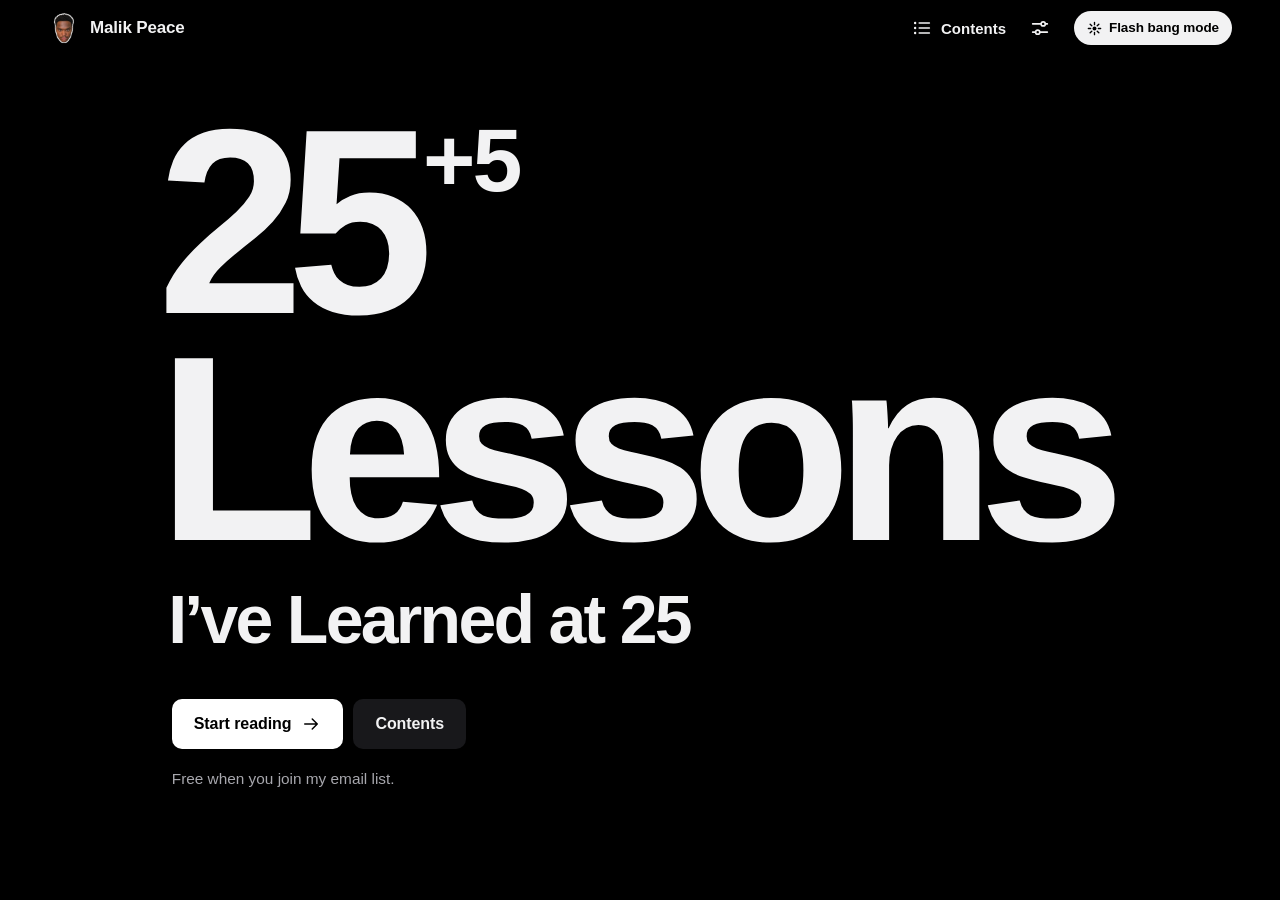
<file: 25/index.html>
<!DOCTYPE html>
<html lang="en" data-theme="dark" data-size="m" data-width="standard">
<head>
<meta charset="utf-8">
<meta name="viewport" content="width=device-width, initial-scale=1, viewport-fit=cover">
<meta name="theme-color" content="#000000" id="themeColor">
<meta name="color-scheme" content="dark light">
<meta name="description" content="25+5 Lessons I’ve Learned at 25">
<title>25+5 Lessons I’ve Learned at 25</title>
<style id="pageBg">@page { background: #000; }</style>
<meta property="og:title" content="25+5 Lessons I’ve Learned at 25">
<meta property="og:description" content="Every lesson I wish I knew earlier, written by hand. Free when you join my email list.">
<meta property="og:type" content="website">
<meta property="og:url" content="https://malikpeace.com/25/">
<meta property="og:image" content="https://malikpeace.com/25/og.png">
<meta property="og:image:width" content="1200">
<meta property="og:image:height" content="630">
<meta name="twitter:card" content="summary_large_image">
<link rel="canonical" href="https://malikpeace.com/25/">
<link rel="icon" href="data:image/svg+xml,%3Csvg xmlns='http://www.w3.org/2000/svg' viewBox='0 0 64 64'%3E%3Crect width='64' height='64' rx='14' fill='%23000'/%3E%3Ctext x='8' y='45' font-family='Arial' font-weight='700' font-size='34' letter-spacing='-2' fill='%23fff'%3E25%3C/text%3E%3Ctext x='44' y='26' font-family='Arial' font-weight='700' font-size='16' fill='%236fcfd6'%3E+5%3C/text%3E%3C/svg%3E">
<script>
(function () {
  var d = document.documentElement;
  d.className += ' js';
  try {
    var s = JSON.parse(localStorage.getItem('mp25-lessons-v1') || '{}') || {};
    if (localStorage.getItem('mp-theme') === 'light') { d.setAttribute('data-theme', 'light'); document.getElementById('themeColor').setAttribute('content', '#ffffff'); }
    if (s.size === 's' || s.size === 'l') d.setAttribute('data-size', s.size);
    if (s.width === 'wide') d.setAttribute('data-width', 'wide');
    var k = JSON.parse(localStorage.getItem('mp25-license') || 'null');
    if (k && k.key) d.className += ' paid';
  } catch (e) {}
})();
</script>
<style>
*, *::before, *::after { box-sizing: border-box; }

:root {
  --bg: #000;
  --ink: #f2f2f3;
  --text: #e6e6e9;
  --mid: #a7a7ad;
  --faint: #6f6f76;
  --line: rgba(255, 255, 255, 0.1);
  --line-2: rgba(255, 255, 255, 0.2);
  --soft: #0e0e10;
  --soft-2: #18181b;
  --soft-3: #242428;
  --num: #34343a;
  --accent: #6fcfd6;
  --accent-text: #6fcfd6;
  --accent-display: #6fcfd6;
  --on-accent: #000;
  --btn: #fff;
  --btn-hover: #e4e4e7;
  --on-btn: #000;
  --bar: rgba(0, 0, 0, 0.8);
  --sheet: #0f0f11;
  --scrim: rgba(0, 0, 0, 0.7);
  --sel: rgba(111, 207, 214, 0.32);

  --bar-h: 56px;
  --safe-t: env(safe-area-inset-top, 0px);
  --safe-b: env(safe-area-inset-bottom, 0px);
  --safe-l: env(safe-area-inset-left, 0px);
  --safe-r: env(safe-area-inset-right, 0px);
  --gut: clamp(20px, 5vw, 48px);
  --pl: max(var(--gut), var(--safe-l));
  --pr: max(var(--gut), var(--safe-r));
  --top: calc(var(--bar-h) + var(--safe-t));
  --ease-out: cubic-bezier(0, 0, 0.2, 1);
  --ease-in: cubic-bezier(0.4, 0, 1, 1);
  --font: Arial, "Helvetica Neue", Helvetica, sans-serif;
  color-scheme: dark;
}
html[data-theme="light"] {
  --bg: #fff;
  --ink: #0b0b0c;
  --text: #1d1d20;
  --mid: #5c5c66;
  --faint: #8b8b92;
  --line: rgba(0, 0, 0, 0.1);
  --line-2: rgba(0, 0, 0, 0.2);
  --soft: #f4f4f5;
  --soft-2: #ececee;
  --soft-3: #e2e2e5;
  --num: #dcdce0;
  --accent-text: #11808a;
  --accent-display: #1d9ba5;
  --btn: #000;
  --btn-hover: #26262a;
  --on-btn: #fff;
  --bar: rgba(255, 255, 255, 0.84);
  --sheet: #fff;
  --scrim: rgba(0, 0, 0, 0.3);
  --sel: rgba(111, 207, 214, 0.45);
  color-scheme: light;
}

/* bonus tier: teal means bonus */
:root { --num-bonus: #1f4b4f; --bonus-tint: rgba(111, 207, 214, 0.075); --bonus-tint-2: rgba(111, 207, 214, 0.13); --bonus-line: rgba(111, 207, 214, 0.3); }
html[data-theme="light"] { --num-bonus: #bfe3e6; --bonus-tint: rgba(17, 128, 138, 0.07); --bonus-tint-2: rgba(17, 128, 138, 0.12); --bonus-line: rgba(17, 128, 138, 0.3); }

html { --fs: 19px; }
html[data-size="s"] { --fs: 17px; }
html[data-size="l"] { --fs: 21.5px; }
@media (min-width: 900px) {
  html { --fs: 20px; }
  html[data-size="s"] { --fs: 18px; }
  html[data-size="l"] { --fs: 23px; }
}

html {
  background: var(--bg);
  -webkit-text-size-adjust: 100%;
  text-size-adjust: 100%;
  -webkit-tap-highlight-color: transparent;
  overflow-x: hidden;
  overflow-x: clip;
}
body {
  margin: 0;
  min-height: 100vh;
  min-height: 100svh;
  background: var(--bg);
  color: var(--text);
  font-family: var(--font);
  font-size: 17px;
  line-height: 1.5;
  -webkit-font-smoothing: antialiased;
  -moz-osx-font-smoothing: grayscale;
  overflow-x: hidden;
  overflow-x: clip;
}
::selection { background: var(--sel); }
a { color: inherit; }
button { font-family: var(--font); }
svg.i { fill: none; stroke: currentColor; stroke-width: 1.8; stroke-linecap: round; stroke-linejoin: round; flex: none; }
:focus-visible { outline: 2px solid var(--accent); outline-offset: 3px; }
[tabindex="-1"]:focus { outline: none; }
.sr-only { position: absolute !important; width: 1px; height: 1px; padding: 0; margin: -1px; overflow: hidden; clip: rect(0 0 0 0); white-space: nowrap; border: 0; }
html.sheet-open { overflow: hidden; }
html.theming, html.theming * { transition: background-color 0.25s var(--ease-out), color 0.25s var(--ease-out), border-color 0.25s var(--ease-out), box-shadow 0.25s var(--ease-out) !important; }

/* ---------- Top bar ---------- */
.bar {
  position: fixed; top: 0; left: 0; right: 0; z-index: 20;
  padding-top: var(--safe-t);
  background: var(--bar);
  -webkit-backdrop-filter: saturate(1.4) blur(20px);
  backdrop-filter: saturate(1.4) blur(20px);
  transition: transform 0.2s var(--ease-in), box-shadow 0.2s;
}
.bar.is-scrolled { box-shadow: 0 1px 0 var(--line); }
.bar.is-hidden { transform: translateY(-100%); }
.bar:not(.is-hidden) { transition-timing-function: var(--ease-out); }
html[data-view="cover"] .bar { background: transparent; -webkit-backdrop-filter: none; backdrop-filter: none; box-shadow: none; }
.bar-in {
  height: var(--bar-h); max-width: 1280px; margin: 0 auto;
  padding: 0 max(10px, var(--safe-r)) 0 var(--pl);
  display: flex; align-items: center; justify-content: space-between; gap: 12px;
}
.mark {
  font-weight: 700; font-size: 19px; letter-spacing: -0.045em; color: var(--ink);
  text-decoration: none; padding: 9px 8px; margin-left: -8px; border-radius: 8px; line-height: 1;
}
.mark sup { color: var(--accent-text); font-size: 0.56em; line-height: 0; position: relative; top: -0.05em; margin-left: 1px; letter-spacing: -0.02em; }
html[data-view="cover"] .mark { visibility: hidden; }
.bar-actions { display: flex; align-items: center; gap: 2px; }
.icon-btn {
  appearance: none; -webkit-appearance: none; border: 0; background: transparent; color: var(--ink);
  min-width: 44px; height: 44px; padding: 0 10px; border-radius: 10px;
  display: inline-flex; align-items: center; justify-content: center; gap: 8px;
  font-size: 15px; font-weight: 700; cursor: pointer; transition: background-color 0.15s;
}
.icon-btn:hover { background: var(--soft-2); }
.icon-btn svg { width: 22px; height: 22px; }
.icon-btn .lbl { display: none; }
@media (min-width: 640px) { .icon-btn .lbl { display: inline; } }
#barSave { display: none; }
html[data-view="lesson"] #barSave { display: inline-flex; }
#barSave[aria-pressed="true"] svg, .tool[aria-pressed="true"] svg { fill: var(--accent); stroke: var(--accent); }
.read-line {
  position: fixed; left: 0; right: 0; top: var(--safe-t); z-index: 21; height: 2px; pointer-events: none;
  background: var(--accent); transform-origin: 0 50%; transform: scaleX(0);
  opacity: 0; transition: opacity 0.2s;
}
html[data-view="lesson"] .read-line { opacity: 1; }

/* ---------- Views ---------- */
main { display: block; }
.js .view { display: none; }
.js .view.is-active { display: block; }
.js .lesson { display: none; }
.js .lesson.is-active { display: grid; }

/* ---------- Buttons ---------- */
.btn {
  appearance: none; -webkit-appearance: none; border: 0;
  display: inline-flex; align-items: center; justify-content: center; gap: 10px;
  min-height: 50px; padding: 0 22px; border-radius: 10px;
  font: 700 16px/1.1 var(--font); letter-spacing: -0.005em; text-decoration: none; cursor: pointer;
  background: var(--soft-2); color: var(--ink);
  transition: background-color 0.18s, color 0.18s, transform 0.15s var(--ease-out);
}
.btn:hover { background: var(--soft-3); }
.btn:active { transform: scale(0.98); }
.btn.primary { background: var(--btn); color: var(--on-btn); }
.btn.primary:hover { background: var(--btn-hover); }
.btn svg { width: 20px; height: 20px; }

/* ---------- Cover ---------- */
.js .v-cover.is-active { display: flex; }
.v-cover {
  min-height: 100vh; min-height: 100svh;
  flex-direction: column; justify-content: center;
  padding: calc(var(--top) + 32px) var(--pr) calc(max(48px, 10vh) + var(--safe-b)) var(--pl);
}
.cover-in { width: 100%; max-width: 1180px; margin: 0 auto; }
@media (max-width: 699px) { .v-cover { justify-content: flex-end; } }
.cover-title {
  margin: 0 0 0 -0.055em; color: var(--ink); font-weight: 700;
  font-size: clamp(76px, 24vw, 264px); line-height: 0.86; letter-spacing: -0.065em;
}
.ct-line { display: block; }
.ct-plus {
  color: var(--accent-display); font-size: 0.34em; line-height: 0; letter-spacing: -0.03em;
  vertical-align: baseline; position: relative; top: -1.36em; margin-left: 0.07em;
}
.ct-sub {
  display: block; margin-top: 0.34em; font-size: clamp(30px, 6.6vw, 68px);
  line-height: 1.02; letter-spacing: -0.04em; margin-left: 0.16em;
}
.cover-by { margin: clamp(22px, 3vw, 34px) 0 0; font-size: clamp(18px, 1.6vw, 21px); color: var(--text); }
.cover-by a, .intro-hello a { color: var(--ink); text-decoration: underline; text-decoration-color: var(--accent); text-decoration-thickness: 2px; text-underline-offset: 5px; }
.cover-cta { display: flex; flex-wrap: wrap; gap: 10px; margin-top: clamp(28px, 4vw, 44px); }
.cover-progress { margin-top: 24px; display: flex; align-items: center; gap: 14px; font-size: 15px; color: var(--mid); }
.cover-progress[hidden] { display: none; }
.cover-progress b { color: var(--ink); font-variant-numeric: tabular-nums; }
.cover-progress .track { width: 120px; margin: 0; }
.v-cover.enter .rise { animation: rise 0.3s var(--ease-out) both; animation-delay: var(--d, 0ms); }
.v-cover.enter .ct-plus { animation: plus 0.3s var(--ease-out) both; animation-delay: 300ms; }
@keyframes rise { from { opacity: 0; transform: translateY(18px); } }
@keyframes plus { from { opacity: 0; transform: translateY(10px); } }

/* ---------- Progress track ---------- */
.track { height: 4px; border-radius: 2px; background: var(--soft-3); overflow: hidden; }
.track i { display: block; height: 100%; background: var(--accent); transform-origin: 0 50%; transform: scaleX(0); transition: transform 0.4s var(--ease-out); }

/* ---------- Intro ---------- */
.intro-in {
  max-width: 820px; margin: 0 auto;
  padding: calc(var(--top) + clamp(48px, 16vh, 160px)) var(--pr) calc(80px + var(--safe-b)) var(--pl);
}
.intro-hello {
  margin: 0; color: var(--ink); font-weight: 400;
  font-size: clamp(26px, 3.4vw, 40px); line-height: 1.3; letter-spacing: -0.022em;
  text-wrap: pretty;
}
.intro-p { margin: 1.1em 0 0; max-width: 31em; font-size: clamp(19px, 1.9vw, 22px); line-height: 1.55; color: var(--text); text-wrap: pretty; }
.intro-hello + .intro-p { margin-top: 1.6em; }
.intro-cta { display: flex; flex-wrap: wrap; gap: 10px; margin-top: 44px; }

/* ---------- Lesson ---------- */
.v-lesson { font-size: var(--fs); --measure: 33em; }
html[data-width="wide"] .v-lesson { --measure: 41em; }
.stage {
  padding: calc(var(--top) + clamp(28px, 7vh, 72px)) var(--pr) calc(72px + var(--safe-b)) var(--pl);
  touch-action: pan-y pinch-zoom;
}
.l-grid { display: grid; grid-template-columns: minmax(0, var(--measure)); justify-content: center; }
.l-rail { display: flex; align-items: flex-end; gap: 14px; margin-bottom: clamp(16px, 2.6vw, 24px); }
.l-num {
  margin: 0 0 0 -0.06em; color: var(--num); font-weight: 700;
  font-size: clamp(92px, 25vw, 150px); line-height: 0.74; letter-spacing: -0.07em;
  font-variant-numeric: tabular-nums;
}
.l-section-wrap {
  display: flex; align-items: baseline; gap: 14px;
  margin: 0 0 clamp(28px, 5vw, 48px); padding-bottom: 18px; border-bottom: 1px solid var(--bonus-line);
}
.l-plus { color: var(--accent-display); font-size: clamp(38px, 6vw, 56px); font-weight: 700; line-height: 0.9; letter-spacing: -0.05em; }
.l-section { margin: 0; font-size: clamp(20px, 2.6vw, 28px); line-height: 1.2; font-weight: 400; letter-spacing: -0.01em; color: var(--accent-text); }
.l-section-wrap.arrive { animation: bonus-in 0.3s var(--ease-out) 0.08s both; }
.l-section-wrap.arrive .l-plus { animation: bonus-plus 0.3s var(--ease-out) 0.08s both; }
@keyframes bonus-in { from { opacity: 0; transform: translateY(12px); } }
@keyframes bonus-plus { from { transform: scale(0.8); } }
.is-bonus .l-num { color: var(--num-bonus); }
.l-tag {
  display: inline-flex; align-items: center; height: 28px; padding: 0 12px; margin-bottom: 2px; border-radius: 999px;
  background: var(--bonus-tint-2); color: var(--accent-text); font-size: 14px; font-weight: 700; line-height: 1; white-space: nowrap;
}
.l-title {
  margin: 0 0 clamp(28px, 4vw, 44px); color: var(--ink); font-weight: 700;
  font-size: clamp(32px, 6.4vw, 54px); line-height: 1.05; letter-spacing: -0.035em;
  text-wrap: balance;
}
.l-title.t-l { font-size: clamp(29px, 5.4vw, 46px); line-height: 1.08; }
.l-title.t-xl { font-size: clamp(26px, 4.4vw, 38px); line-height: 1.13; letter-spacing: -0.028em; }
.l-body { line-height: 1.7; color: var(--text); overflow-wrap: break-word; }
.l-body p { margin: 0 0 1.05em; text-wrap: pretty; }
.l-body strong { color: var(--ink); font-weight: 700; }
.l-body a { color: var(--ink); text-decoration: underline; text-decoration-color: var(--accent); text-decoration-thickness: 2px; text-underline-offset: 3px; overflow-wrap: anywhere; }
.l-body .lede { font-size: 1.2em; line-height: 1.45; letter-spacing: -0.01em; color: var(--ink); margin-bottom: 1.4em; }
.l-body .aside { margin: 1.5em 0; padding-left: 1.05em; border-left: 2px solid var(--line-2); color: var(--ink); }
.l-body .pull { margin: 1.35em 0; font-size: 1.26em; line-height: 1.34; letter-spacing: -0.015em; }
.l-body .sub-kicker { margin: 3em 0 0.5em; padding-top: 2.2em; border-top: 1px solid var(--line); font-size: 0.9em; line-height: 1.3; font-weight: 700; letter-spacing: -0.005em; color: var(--accent-text); }
.l-body .sub-title { margin: 0 0 1.1em; color: var(--ink); font-size: 1.75em; line-height: 1.1; letter-spacing: -0.03em; font-weight: 700; }
.l-body .pull-h { margin: 1.2em 0 1.3em; font-size: 1.5em; line-height: 1.2; letter-spacing: -0.02em; color: var(--ink); font-weight: 700; }
.l-body .md-list { list-style: none; margin: 0 0 1.05em; padding: 0; }
.l-body .md-list li { display: grid; grid-template-columns: 1.7em minmax(0, 1fr); margin: 0 0 0.7em; }
.l-body .md-list li:last-child { margin-bottom: 0; }
.l-body .li-n { color: var(--accent-text); font-variant-numeric: tabular-nums; }
.l-body hr.beat, .end-in hr.beat { border: 0; height: 0; margin: 0; padding: 0; }
.l-body hr.beat { margin-top: 2.1em; }
.end-in hr.beat { margin-top: 2.4em; }

@media (min-width: 1100px) {
  .l-grid { grid-template-columns: 1fr minmax(0, var(--measure)) 1fr; column-gap: clamp(40px, 4vw, 72px); }
  .l-section-wrap { grid-column: 2; grid-row: 1; }
  .has-marker .l-rail, .has-marker .l-main { grid-row: 2; }
  .l-rail {
    grid-column: 1; justify-self: end; align-self: start;
    position: sticky; top: calc(var(--top) + 40px);
    flex-direction: column; align-items: flex-end; gap: 16px; margin: 10px 0 0;
  }
  .l-num { font-size: clamp(120px, 10vw, 168px); margin: 0; }
  .l-main { grid-column: 2; }
}

/* lesson footer */
.l-foot { margin-top: clamp(36px, 6vw, 60px); }
.l-foot .l-main { border-top: 1px solid var(--line); padding-top: 28px; font-size: 16px; }
.l-actions { display: flex; flex-wrap: wrap; gap: 10px; }
.mark-btn { min-width: 200px; }
.mk { width: 22px; height: 22px; fill: none; stroke: currentColor; stroke-width: 1.8; overflow: visible; }
.mk circle { transition: fill 0.2s var(--ease-out), stroke 0.2s var(--ease-out); }
.mk-tick { stroke-dasharray: 14; stroke-dashoffset: 14; stroke-linecap: round; stroke-linejoin: round; transition: stroke-dashoffset 0.26s var(--ease-out) 0.06s; }
.mark-btn.is-read { background: var(--soft-2); color: var(--ink); }
.mark-btn.is-read:hover { background: var(--soft-3); }
.mark-btn.is-read .mk circle { fill: var(--accent); stroke: var(--accent); }
.mark-btn.is-read .mk-tick { stroke: var(--on-accent); stroke-width: 2.2; stroke-dashoffset: 0; }
.mark-btn.just-read .mk { animation: pop 0.3s var(--ease-out); transform-origin: 50% 50%; }
@keyframes pop { 0% { transform: scale(0.7); } 60% { transform: scale(1.14); } 100% { transform: scale(1); } }
.tools { display: flex; gap: 8px; flex-wrap: wrap; }
.tool { padding: 0 16px; gap: 8px; }
.tool.just-saved svg { animation: pop 0.3s var(--ease-out); }
.note-dot { width: 6px; height: 6px; border-radius: 50%; background: var(--accent); display: none; }
.tool.has-note .note-dot { display: block; }
@media (max-width: 599px) {
  .mark-btn { flex: 1 1 100%; }
  .tools { flex: 1 1 100%; }
  .tool { flex: 1 1 0; padding: 0 10px; }
}
.note-panel { margin-top: 14px; }
.note-panel[hidden] { display: none; }
.note-panel.opening { animation: rise 0.22s var(--ease-out); }
.note-panel label { display: block; font-size: 15px; font-weight: 700; color: var(--ink); margin: 0 0 8px; }
.note-panel textarea {
  display: block; width: 100%; min-height: 132px; resize: vertical;
  border: 1px solid var(--line); background: var(--soft); color: var(--ink);
  border-radius: 12px; padding: 14px 16px; font: 17px/1.5 var(--font);
  transition: border-color 0.15s;
}
.note-panel textarea::placeholder { color: var(--faint); }
.note-panel textarea:focus { outline: none; border-color: var(--accent); }
.note-meta { display: flex; justify-content: space-between; gap: 12px; margin-top: 8px; font-size: 14px; color: var(--mid); min-height: 20px; }
.note-status { color: var(--accent-text); opacity: 0; transition: opacity 0.2s; }
.note-status.is-on { opacity: 1; }

.pager { margin-top: 36px; display: grid; gap: 10px; }
.next-card {
  display: grid; grid-template-columns: auto minmax(0, 1fr) auto; align-items: center; gap: 8px 16px;
  padding: 20px 22px 22px; border-radius: 16px; background: var(--soft); color: var(--ink); text-decoration: none;
  transition: background-color 0.18s, box-shadow 0.25s var(--ease-out);
}
.next-card:hover { background: var(--soft-2); }
.next-card.is-suggested { box-shadow: inset 0 0 0 1.5px var(--accent); }
.next-card.is-bonus-next { background: var(--bonus-tint); }
.next-card.is-bonus-next:hover { background: var(--bonus-tint-2); }
.next-card.is-bonus-next .nc-label, .next-card.is-bonus-next .nc-num { color: var(--accent-text); }
.nc-label { grid-column: 1 / -1; font-size: 15px; font-weight: 700; color: var(--mid); }
.nc-num { font-size: 34px; font-weight: 700; letter-spacing: -0.05em; line-height: 1; color: var(--faint); font-variant-numeric: tabular-nums; }
.nc-num:empty { display: none; }
.nc-title { font-size: clamp(19px, 2vw, 22px); font-weight: 700; letter-spacing: -0.02em; line-height: 1.22; }
.nc-arrow { width: 24px; height: 24px; transition: transform 0.2s var(--ease-out); }
.next-card:hover .nc-arrow { transform: translateX(3px); }
.prev-link {
  justify-self: start; display: inline-flex; align-items: center; gap: 10px;
  padding: 12px 8px; margin-left: -8px; border-radius: 10px;
  color: var(--mid); text-decoration: none; font-size: 15px; line-height: 1.35;
}
.prev-link:hover { color: var(--ink); }
.prev-link svg { width: 18px; height: 18px; }
.prev-link b { color: var(--ink); font-weight: 700; }

/* ---------- End ---------- */
.end-in {
  max-width: 1000px; margin: 0 auto;
  padding: calc(var(--top) + clamp(48px, 13vh, 130px)) var(--pr) calc(80px + var(--safe-b)) var(--pl);
}
.end-title { margin: 0 0 clamp(30px, 4.4vw, 52px) -0.04em; color: var(--ink); font-weight: 400; font-size: clamp(44px, 10.5vw, 120px); line-height: 0.95; letter-spacing: -0.05em; }
.end-text { margin: 0 0 1em; max-width: 30em; text-wrap: pretty; font-size: clamp(19px, 2vw, 23px); line-height: 1.55; color: var(--text); }
.end-final { margin: 1.5em 0 0.6em; max-width: 19em; color: var(--ink); font-weight: 400; font-size: clamp(26px, 3.6vw, 42px); line-height: 1.2; letter-spacing: -0.02em; text-wrap: pretty; }
.end-final .accent { color: var(--accent-text); }
.end-sign { margin: 0; font-size: clamp(19px, 2vw, 23px); color: var(--mid); }
.end-small { margin: 0 0 0.7em; font-size: clamp(18px, 1.8vw, 20px); line-height: 1.5; color: var(--text); overflow-wrap: anywhere; }
.end-small a { color: var(--ink); text-decoration: underline; text-decoration-color: var(--accent); text-decoration-thickness: 2px; text-underline-offset: 4px; }
.end-last { margin: 0; font-size: clamp(20px, 2.2vw, 26px); line-height: 1.4; color: var(--ink); }
.end-cta { display: flex; flex-wrap: wrap; gap: 10px; margin-top: 48px; }

/* ---------- Contents ---------- */
.contents-in {
  max-width: 1180px; margin: 0 auto;
  padding: calc(var(--top) + clamp(28px, 7vh, 72px)) var(--pr) calc(80px + var(--safe-b)) var(--pl);
}
.c-title { margin: 0; color: var(--ink); font-size: clamp(64px, 9vw, 96px); line-height: 0.95; letter-spacing: -0.055em; }
.c-title-plus { color: var(--accent-display); font-size: 0.42em; line-height: 0; letter-spacing: -0.03em; vertical-align: baseline; position: relative; top: -0.99em; margin-left: 0.05em; }
.c-progress { margin: 18px 0 0; font-size: 17px; color: var(--mid); }
.c-progress b { color: var(--ink); font-variant-numeric: tabular-nums; }
.c-side .track { margin-top: 12px; max-width: 320px; }
.tabs { display: inline-flex; gap: 4px; padding: 4px; margin-top: 28px; border-radius: 12px; background: var(--soft); }
.tab {
  appearance: none; -webkit-appearance: none; border: 0; background: transparent; color: var(--mid);
  display: inline-flex; align-items: center; gap: 8px; min-height: 44px; padding: 0 16px; border-radius: 9px;
  font: 700 15px/1 var(--font); cursor: pointer; transition: background-color 0.15s, color 0.15s;
}
.tab:hover { color: var(--ink); }
.tab[aria-pressed="true"] { background: var(--soft-3); color: var(--ink); }
.tab .count { color: var(--faint); font-variant-numeric: tabular-nums; }
.c-main { margin-top: 28px; }
.c-list { list-style: none; margin: 0; padding: 0; }
.c-list li + li { border-top: 1px solid var(--line); }
.row {
  display: grid; grid-template-columns: 2.1em minmax(0, 1fr) auto; align-items: center; gap: 14px;
  padding: 16px 12px; margin: 0 -12px; border-radius: 12px;
  color: var(--ink); text-decoration: none; transition: background-color 0.15s;
}
.row:hover { background: var(--soft); }
.row.is-current { background: var(--soft-2); }
.r-num { font-size: 22px; font-weight: 700; letter-spacing: -0.045em; color: var(--faint); font-variant-numeric: tabular-nums; line-height: 1; }
.row.is-current .r-num { color: var(--accent-text); }
.r-text { min-width: 0; }
.r-title { display: block; font-size: 18px; font-weight: 700; letter-spacing: -0.012em; line-height: 1.3; }
.r-note { display: block; margin-top: 6px; font-size: 15px; line-height: 1.45; color: var(--mid); overflow: hidden; display: -webkit-box; -webkit-line-clamp: 2; -webkit-box-orient: vertical; }
.r-state { display: flex; align-items: center; gap: 10px; color: var(--faint); }
.r-ic { width: 18px; height: 18px; display: none; }
.row.is-saved .r-ic-saved { display: block; fill: currentColor; color: var(--ink); }
.row.has-note .r-ic-note { display: block; }
.r-check { width: 22px; height: 22px; border-radius: 50%; box-shadow: inset 0 0 0 1.5px var(--line-2); display: grid; place-items: center; transition: background-color 0.2s, box-shadow 0.2s; }
.r-check svg { width: 14px; height: 14px; fill: none; stroke: var(--accent-text); stroke-width: 2.6; stroke-linecap: round; stroke-linejoin: round; opacity: 0; transition: opacity 0.2s; }
.row.is-read .r-check { background: var(--soft-3); box-shadow: none; }
.row.is-read .r-check svg { opacity: 1; }
.c-bonus { margin: 32px -8px 0; padding: 20px 20px 8px; border-radius: 16px; background: var(--bonus-tint); }
.c-bonus-head { display: flex; align-items: baseline; gap: 12px; margin: 0 0 8px; }
.c-plus { color: var(--accent-display); font-size: clamp(36px, 4vw, 44px); font-weight: 700; line-height: 0.9; letter-spacing: -0.05em; }
.c-group { margin: 0; font-size: clamp(19px, 2vw, 23px); line-height: 1.2; font-weight: 400; color: var(--accent-text); }
.c-bonus .c-list li + li { border-top-color: var(--bonus-line); }
.c-bonus .row:hover, .c-bonus .row.is-current { background: var(--bonus-tint-2); }
.c-bonus .r-num, .row.is-bonus-row .r-num { color: var(--accent-text); }
.c-panel[hidden] { display: none; }
.c-empty { padding: 28px 0; }
.c-empty p { margin: 0 0 6px; font-size: 17px; color: var(--mid); line-height: 1.5; }
.c-empty p:first-child { color: var(--ink); font-weight: 700; font-size: 20px; }
@media (min-width: 1000px) {
  .contents-in { display: grid; grid-template-columns: minmax(260px, 340px) minmax(0, 700px); justify-content: space-between; gap: 64px; }
  .c-side { position: sticky; top: calc(var(--top) + 40px); align-self: start; }
  .c-main { margin-top: 0; }
}

/* ---------- Sheets ---------- */
dialog.sheet {
  position: fixed; inset: auto 0 0 0; margin: 0 auto; padding: 0; border: 0;
  width: 100%; max-width: 560px; max-height: 88vh; max-height: min(88dvh, 760px); overflow: auto;
  background: var(--sheet); color: var(--ink); border-radius: 16px 16px 0 0;
  box-shadow: 0 -1px 0 var(--line), 0 -24px 60px rgba(0, 0, 0, 0.45);
}
dialog.sheet::backdrop { background: var(--scrim); }
dialog.sheet[open] { animation: sheet-up 0.26s var(--ease-out); }
dialog.sheet[open]::backdrop { animation: fade-in 0.26s var(--ease-out); }
dialog.sheet.is-closing { animation: sheet-down 0.18s var(--ease-in) forwards; }
dialog.sheet.is-closing::backdrop { animation: fade-out 0.18s var(--ease-in) forwards; }
@keyframes sheet-up { from { transform: translateY(100%); } }
@keyframes sheet-down { to { transform: translateY(100%); } }
@keyframes fade-in { from { opacity: 0; } }
@keyframes fade-out { to { opacity: 0; } }
@keyframes pop-in { from { opacity: 0; transform: translateY(8px) scale(0.98); } }
@keyframes pop-out { to { opacity: 0; transform: translateY(6px) scale(0.98); } }
.sheet-in { padding: 10px 20px calc(22px + var(--safe-b)); padding-left: max(20px, var(--safe-l)); padding-right: max(20px, var(--safe-r)); }
.sheet-grab { width: 36px; height: 4px; border-radius: 2px; background: var(--line-2); margin: 0 auto 6px; }
.sheet-head { display: flex; align-items: center; justify-content: space-between; gap: 12px; margin-bottom: 6px; }
.sheet-head h2 { margin: 0; font-size: 22px; letter-spacing: -0.025em; color: var(--ink); }
.sheet-head .icon-btn { margin-right: -10px; }
@media (min-width: 720px) {
  dialog.sheet { inset: 0; margin: auto; height: fit-content; border-radius: 16px; box-shadow: 0 0 0 1px var(--line), 0 30px 80px rgba(0, 0, 0, 0.5); }
  dialog.sheet[open] { animation: pop-in 0.22s var(--ease-out); }
  dialog.sheet.is-closing { animation: pop-out 0.16s var(--ease-in) forwards; }
  .sheet-grab { display: none; }
  .sheet-in { padding: 20px 24px 24px; }
}
.set-row { display: flex; align-items: center; justify-content: space-between; gap: 16px; padding: 16px 0; border-top: 1px solid var(--line); }
.set-row:first-of-type { border-top: 0; }
.set-label { font-size: 16px; font-weight: 700; color: var(--ink); }
.seg { display: inline-flex; gap: 2px; padding: 3px; border-radius: 10px; background: var(--soft-2); }
.seg button {
  appearance: none; -webkit-appearance: none; border: 0; background: transparent; color: var(--mid);
  min-width: 48px; height: 44px; padding: 0 14px; border-radius: 8px;
  font: 700 15px/1 var(--font); cursor: pointer; transition: background-color 0.18s, color 0.18s;
}
.seg button:hover { color: var(--ink); }
.seg button[aria-pressed="true"] { background: var(--btn); color: var(--on-btn); }
.aa { font-weight: 700; line-height: 1; }
.aa-s { font-size: 13px; } .aa-m { font-size: 17px; } .aa-l { font-size: 21px; }
.set-width { display: none; }
@media (min-width: 760px) { .set-width { display: flex; } }
.set-reset { padding-top: 14px; border-top: 1px solid var(--line); }
.link-btn {
  appearance: none; -webkit-appearance: none; border: 0; background: none; color: var(--mid); cursor: pointer;
  font: 700 15px/1.2 var(--font); padding: 12px 0; text-decoration: underline; text-decoration-color: var(--line-2); text-underline-offset: 4px;
}
.link-btn:hover { color: var(--ink); }
.reset-confirm p { margin: 4px 0 14px; font-size: 16px; line-height: 1.45; color: var(--text); }
.reset-confirm[hidden] { display: none; }
.row-btns { display: flex; gap: 10px; }
.row-btns .btn { flex: 1 1 0; }

.share-img { display: block; width: 100%; max-width: 300px; aspect-ratio: 4 / 5; height: auto; margin: 8px auto 18px; border-radius: 12px; box-shadow: 0 0 0 1px var(--line); background: #000; }
.share-url { display: block; width: 100%; margin-top: 12px; padding: 12px 14px; border-radius: 10px; border: 1px solid var(--line); background: var(--soft); color: var(--ink); font: 16px/1.3 var(--font); }
.share-url[hidden] { display: none; }

/* ---------- Toast ---------- */
.toast {
  position: fixed; left: 50%; bottom: calc(22px + var(--safe-b)); z-index: 60;
  transform: translate(-50%, 12px); opacity: 0; pointer-events: none;
  background: var(--ink); color: var(--bg); font-weight: 700; font-size: 15px; line-height: 1.2;
  padding: 13px 18px; border-radius: 10px; white-space: nowrap; max-width: calc(100vw - 32px); overflow: hidden; text-overflow: ellipsis;
  box-shadow: 0 10px 30px rgba(0, 0, 0, 0.35);
  transition: opacity 0.18s var(--ease-in), transform 0.18s var(--ease-in);
}
.toast.is-on { opacity: 1; transform: translate(-50%, 0); transition-timing-function: var(--ease-out); transition-duration: 0.22s; }

/* ---------- Round 3: PDF links, how to move, start here, more from me ---------- */
.print-only { display: none; }
.cover-pdf { margin: 20px 0 0; font-size: 15px; }
.cover-pdf a, .pdf-alt { color: var(--mid); font-weight: 700; font-size: 15px; text-decoration: underline; text-decoration-color: var(--line-2); text-underline-offset: 4px; }
.cover-pdf a:hover, .pdf-alt:hover { color: var(--ink); }
.c-pdf { display: flex; flex-wrap: wrap; align-items: center; gap: 10px 18px; margin: 20px 0 0; }
.nav-line { display: flex; gap: 10px; align-items: flex-start; max-width: 32em; margin: 22px 0 0; font-size: 15px; line-height: 1.5; color: var(--mid); }
.nav-line svg, .nav-hint svg { width: 20px; height: 20px; margin-top: 1px; color: var(--accent-text); }
.nav-hint-wrap[hidden] { display: none; }
.nav-hint {
  display: flex; gap: 10px; align-items: flex-start; margin: 0 0 clamp(22px, 4vw, 34px); padding: 12px 14px;
  border-radius: 12px; background: var(--soft-2); font-size: 15px; line-height: 1.45; color: var(--text);
}
.starts { margin-top: clamp(44px, 7vw, 64px); }
.starts-c { margin: 0 0 32px; }
.starts-title { margin: 0 0 14px; font-size: clamp(20px, 2.2vw, 24px); line-height: 1.2; letter-spacing: -0.02em; color: var(--ink); }
.starts-list { display: grid; gap: 8px; }
.start { border-radius: 12px; background: var(--soft); }
.start-q {
  appearance: none; -webkit-appearance: none; border: 0; background: transparent; color: var(--ink); cursor: pointer;
  width: 100%; min-height: 54px; padding: 14px 16px; border-radius: 12px; text-align: left;
  display: flex; align-items: center; justify-content: space-between; gap: 12px;
  font: 700 16px/1.3 var(--font); letter-spacing: -0.005em; transition: background-color 0.15s;
}
.start-q:hover { background: var(--soft-2); }
.start-q svg { width: 20px; height: 20px; color: var(--mid); transition: transform 0.22s var(--ease-out); }
.start-q[aria-expanded="true"] svg { transform: rotate(180deg); }
.start-panel { padding: 0 8px 8px; }
.start-panel[hidden] { display: none; }
.start-panel.is-open { animation: reveal 0.22s var(--ease-out); }
@keyframes reveal { from { opacity: 0; transform: translateY(-4px); } }
.start-link { display: grid; grid-template-columns: 2em minmax(0, 1fr); gap: 10px; padding: 10px 8px; border-radius: 10px; color: var(--ink); text-decoration: none; transition: background-color 0.15s; }
.start-link:hover { background: var(--soft-2); }
.start-n { font-weight: 700; color: var(--accent-text); font-variant-numeric: tabular-nums; font-size: 16px; line-height: 1.35; }
.start-t { font-size: 16px; line-height: 1.35; }

.more { margin-top: clamp(56px, 8vw, 88px); padding-top: clamp(28px, 4vw, 40px); border-top: 1px solid var(--line); }
.more-title { margin: 0 0 16px; color: var(--ink); font-size: clamp(24px, 3vw, 32px); line-height: 1.1; letter-spacing: -0.03em; }
.more-list { list-style: none; margin: 0; padding: 0; display: grid; gap: 10px; }
@media (min-width: 760px) { .more-list { grid-template-columns: 1fr 1fr; } }
.more-card {
  display: grid; grid-template-columns: minmax(0, 1fr) auto; gap: 6px 16px; height: 100%;
  padding: 18px 20px 20px; border-radius: 16px; background: var(--soft); color: var(--ink); text-decoration: none;
  transition: background-color 0.18s;
}
.more-card:hover { background: var(--soft-2); }
.more-name { font-size: 18px; font-weight: 700; letter-spacing: -0.015em; line-height: 1.25; }
.more-desc { grid-column: 1; font-size: 15px; line-height: 1.45; color: var(--mid); }
.more-arrow { grid-column: 2; grid-row: 1; width: 20px; height: 20px; color: var(--mid); transition: transform 0.2s var(--ease-out); }
.more-card:hover .more-arrow { transform: translate(2px, -2px); }
.more-discord { margin-top: 10px; display: flex; flex-wrap: wrap; align-items: center; justify-content: space-between; gap: 14px 20px; padding: 18px 20px; border-radius: 16px; background: var(--soft); }
.more-discord p { margin: 0; font-size: 15px; line-height: 1.45; color: var(--mid); }
.btn.discord { background: #5865F2; color: #fff; }
.btn.discord:hover { background: #4752c4; }
.end-cta { align-items: center; }
.end-cta .pdf-alt { margin: 0 8px 0 4px; }
.end-cta-gap { flex: 1 1 0; }

/* ---------- Print: the PDF ---------- */
@media print {
  @page { size: 8.5in 11in; margin: 0.8in 0.9in 0.85in; }
  html, body { background: var(--bg) !important; }
  *, *::before, *::after { -webkit-print-color-adjust: exact !important; print-color-adjust: exact !important; animation: none !important; transition: none !important; }
  .bar, .read-line, .toast, dialog, .l-foot, .cover-cta, .cover-progress, .cover-pdf, .intro-cta, .nav-line, .nav-hint-wrap, .starts, .end-cta, .v-contents, .js .v-contents { display: none !important; }
  .print-only { display: block !important; }
  .js .view, .js .view.is-active { display: block !important; opacity: 1 !important; transform: none !important; }
  .js .v-contents { display: none !important; }
  .js .lesson, .js .lesson.is-active { display: block !important; opacity: 1 !important; transform: none !important; }
  .stage, .intro-in, .end-in, .cover-in { padding: 0 !important; max-width: none !important; margin: 0 !important; transform: none !important; }
  .v-lesson { font-size: 12pt; --measure: 100%; }
  .l-grid { display: block !important; }

  .v-cover, .js .v-cover.is-active { display: flex !important; flex-direction: column; justify-content: flex-end; min-height: 0; height: 9.2in; padding: 0 0 0.3in; break-after: page; }
  .cover-title { font-size: 124pt; }
  .ct-plus { position: static; top: auto; vertical-align: top; line-height: 1; display: inline-block; margin-top: 0.36em; }
  .ct-sub { font-size: 38pt; }
  .cover-by { font-size: 15pt; }
  .cover-by a { text-decoration: none; }

  .toc { break-after: page; }
  .toc-title { margin: 0 0 14pt; color: var(--ink); font-size: 34pt; line-height: 1; letter-spacing: -0.05em; }
  .toc-title .c-title-plus { top: -0.99em; }
  .toc-bonus { margin: 8pt -6pt 0; padding: 7pt 6pt 4pt; border-radius: 8pt; background: var(--bonus-tint); break-inside: avoid; }
  .toc-bonus-head { display: flex; align-items: baseline; gap: 7pt; margin: 0 0 2pt; }
  .toc-plus { color: var(--accent-display); font-size: 17pt; font-weight: 700; line-height: 0.9; letter-spacing: -0.05em; }
  .toc-bonus .toc-n { color: var(--accent-text); }
  .toc-list { list-style: none; margin: 0; padding: 0; }
  .toc-list li { break-inside: avoid; }
  .toc-list a { display: flex; gap: 12pt; padding: 1.9pt 0; color: var(--ink); text-decoration: none; font-size: 9.8pt; line-height: 1.26; font-weight: 700; }
  .toc-n { flex: none; width: 20pt; color: var(--faint); font-variant-numeric: tabular-nums; }
  .toc-group { margin: 0; font-size: 11pt; font-weight: 400; color: var(--accent-text); }

  .v-intro { break-before: page; }
  .stage .nav-hint-wrap, .stage .nav-hint-wrap[hidden] { display: none !important; }
  .sr-only { display: none !important; }
  .intro-hello { font-size: 26pt; }
  .intro-p { font-size: 13pt; }

  .lesson { break-before: page; }
  .l-rail { position: static !important; display: flex !important; margin: 0 0 14pt !important; }
  .l-num { font-size: 104pt; line-height: 0.9; margin-left: -0.06em; }
  .l-title { font-size: 30pt; margin-bottom: 20pt; break-after: avoid; }
  .l-title.t-l { font-size: 25pt; }
  .l-title.t-xl { font-size: 21pt; }
  .l-section-wrap { margin-bottom: 22pt; padding-bottom: 10pt; }
  .l-plus { font-size: 32pt; }
  .l-section { font-size: 16pt; }
  .l-tag { height: 18pt; padding: 0 8pt; font-size: 9.5pt; }
  .l-body { line-height: 1.62; }
  .l-body p, .l-body li { orphans: 3; widows: 3; }
  .l-body h2, .l-body h3, .l-body .lede { break-after: avoid; }
  .l-body .sub-kicker { break-before: auto; }

  .v-end { break-before: page; }
  .end-title { font-size: 54pt; }
  .end-text, .end-small { font-size: 13pt; }
  .end-final { font-size: 22pt; }
  .end-sign { font-size: 13pt; }
  .end-last { font-size: 15pt; }
  .more { break-inside: avoid; margin-top: 34pt; padding-top: 20pt; }
  .more-title { font-size: 20pt; }
  .more-list { grid-template-columns: 1fr 1fr; gap: 8pt; }
  .more-card { padding: 11pt 13pt; border-radius: 10pt; }
  .more-name { font-size: 12pt; }
  .more-desc { font-size: 10pt; }
  .more-discord { margin-top: 8pt; padding: 11pt 13pt; border-radius: 10pt; }
  .more-discord p { font-size: 10pt; }
  .btn.discord { min-height: 0; padding: 7pt 12pt; font-size: 10.5pt; }
}


/* ---------- malikpeace.com shared look (2026-10-25): the homepage's top bar, Flash bang mode, white boxes ---------- */
/* white boxes with black text, like Memento; in Flash bang they turn black with white text */
:root { --box: #fff; --on-box: #0b0b0c; --box-mid: #5c5c66; --box-2: #ececef; --box-line: rgba(0, 0, 0, 0.1); --accent-on-box: #0f7c86; --field-box: #f2f2f4; }
html[data-theme="light"] { --box: #0b0b0c; --on-box: #f2f2f3; --box-mid: #a7a7ad; --box-2: #1d1d21; --box-line: rgba(255, 255, 255, 0.14); --accent-on-box: #6fcfd6; --field-box: #1b1b1e; }

/* the bar: "Malik Peace" back to the homepage, the book's own controls, Flash bang mode */
.bar { box-shadow: 0 1px 0 var(--line); }
.bar.is-scrolled { box-shadow: 0 1px 0 var(--line); }
.bar-in { gap: 0 18px; padding-right: var(--pr); }
.name { display: flex; align-items: center; gap: 10px; flex: none; font-weight: 700; font-size: 17px; letter-spacing: -0.01em; color: var(--ink); text-decoration: none; white-space: nowrap; }
.name img { width: 32px; height: 32px; object-fit: contain; flex: none; }
.book { flex: 1 1 auto; min-width: 0; display: flex; align-items: center; justify-content: space-between; gap: 8px; }
.book .mark { margin-left: 0; position: relative; }
.book .bar-actions { margin-right: -6px; }
.mp-acts { display: flex; align-items: center; gap: 8px; flex: none; }
.mp-act { display: inline-flex; align-items: center; gap: 7px; height: 34px; padding: 0 13px; border: 0; border-radius: 999px; font: 700 13.5px/1 var(--font); letter-spacing: -0.005em; cursor: pointer; text-decoration: none; white-space: nowrap; transition: transform .12s ease-out, background-color .2s ease-out, color .2s ease-out; }
.mp-act svg { width: 15px; height: 15px; flex: none; }
.mp-act:active { transform: scale(0.96); }
.mp-act.fb { background: var(--ink); color: var(--bg); }
.mp-act .lbl { display: inline-grid; justify-items: center; }
.mp-act .lbl > span { grid-area: 1 / 1; display: inline-flex; align-items: center; gap: 7px; }
html[data-theme="light"] .mp-act .lb-l, html:not([data-theme="light"]) .mp-act .lb-d { visibility: hidden; }
.mp-act:focus-visible { outline: 2px solid var(--accent); outline-offset: 2px; }
@media (min-width: 760px) {
  .book { padding-left: 18px; box-shadow: inset 1px 0 0 var(--line); }
  html[data-view="cover"] .book { box-shadow: none; }
}
/* phones: two rows, like the homepage (name and Flash bang, then the book's controls) */
@media (max-width: 759px) {
  :root { --bar-h: 100px; }
  .bar-in { height: auto; flex-wrap: wrap; padding: 0 var(--pr) 0 var(--pl); }
  .name { order: 1; height: 54px; }
  .mp-acts { order: 2; margin-left: auto; }
  .book { order: 3; flex: 1 1 100%; height: 46px; margin-top: -4px; }
  .book .mark { margin-left: -8px; }
  .mp-act { height: 32px; padding: 0 11px; font-size: 13px; }
}

/* switching modes: the homepage's circle out of the centre (site.css), colour fades off while it runs */
html.mp-swap *, html.mp-swap *::before, html.mp-swap *::after { transition: none !important; }
::view-transition-old(root), ::view-transition-new(root) { animation: none; mix-blend-mode: normal; }
html.mp-swap::view-transition-new(root) { animation: mp-orb .5s linear both; }
::view-transition { pointer-events: none; }
@keyframes mp-orb {
  0% { clip-path: circle(calc(6px + (71% - 2px) * 0.0000) at 50% 50%); }
  5% { clip-path: circle(calc(6px + (71% - 2px) * 0.0061) at 50% 50%); }
  10% { clip-path: circle(calc(6px + (71% - 2px) * 0.0134) at 50% 50%); }
  15% { clip-path: circle(calc(6px + (71% - 2px) * 0.0220) at 50% 50%); }
  20% { clip-path: circle(calc(6px + (71% - 2px) * 0.0323) at 50% 50%); }
  25% { clip-path: circle(calc(6px + (71% - 2px) * 0.0445) at 50% 50%); }
  30% { clip-path: circle(calc(6px + (71% - 2px) * 0.0590) at 50% 50%); }
  35% { clip-path: circle(calc(6px + (71% - 2px) * 0.0762) at 50% 50%); }
  40% { clip-path: circle(calc(6px + (71% - 2px) * 0.0968) at 50% 50%); }
  45% { clip-path: circle(calc(6px + (71% - 2px) * 0.1212) at 50% 50%); }
  50% { clip-path: circle(calc(6px + (71% - 2px) * 0.1502) at 50% 50%); }
  55% { clip-path: circle(calc(6px + (71% - 2px) * 0.1847) at 50% 50%); }
  60% { clip-path: circle(calc(6px + (71% - 2px) * 0.2258) at 50% 50%); }
  65% { clip-path: circle(calc(6px + (71% - 2px) * 0.2746) at 50% 50%); }
  70% { clip-path: circle(calc(6px + (71% - 2px) * 0.3327) at 50% 50%); }
  75% { clip-path: circle(calc(6px + (71% - 2px) * 0.4018) at 50% 50%); }
  80% { clip-path: circle(calc(6px + (71% - 2px) * 0.4839) at 50% 50%); }
  85% { clip-path: circle(calc(6px + (71% - 2px) * 0.5815) at 50% 50%); }
  90% { clip-path: circle(calc(6px + (71% - 2px) * 0.6977) at 50% 50%); }
  95% { clip-path: circle(calc(6px + (71% - 2px) * 0.8358) at 50% 50%); }
  100% { clip-path: circle(calc(6px + (71% - 2px) * 1.0000) at 50% 50%); }
}

/* the cards you act on are white boxes */
.next-card { background: var(--box); color: var(--on-box); }
.next-card:hover { background: var(--box-2); }
.next-card .nc-label, .next-card .nc-num, .next-card .nc-arrow { color: var(--box-mid); }
.next-card.is-suggested { box-shadow: inset 0 0 0 2px var(--accent); }
.next-card.is-bonus-next, .next-card.is-bonus-next:hover { background: var(--box); }
.next-card.is-bonus-next:hover { background: var(--box-2); }
.next-card.is-bonus-next .nc-label, .next-card.is-bonus-next .nc-num { color: var(--accent-on-box); }
.start { background: var(--box); }
.start-q { color: var(--on-box); }
.start-q:hover, .start-link:hover { background: var(--box-2); }
.start-q svg { color: var(--box-mid); }
.start-link { color: var(--on-box); }
.start-n { color: var(--accent-on-box); }
.more-card { background: var(--box); color: var(--on-box); }
.more-card:hover { background: var(--box-2); }
.more-desc, .more-arrow { color: var(--box-mid); }

/* ---------- paid: Lesson 1 is free, the rest wait behind the buy box ---------- */
.i.lk { width: 16px; height: 16px; color: var(--faint); }
html.paid .lk { display: none; }
html:not(.paid) .paid-only { display: none !important; }
html:not(.paid) .row.is-lockable .r-check { display: none; }
html.paid .foot-buy { display: none; }
.start-link .lk { align-self: center; justify-self: end; }
.start-link:has(.lk) { grid-template-columns: 2em minmax(0, 1fr) auto; }
.start-link .lk { color: var(--box-mid); }
.foot-buy { margin-top: 36px; }
.foot-buy[hidden] { display: none; }
.next-card[hidden] { display: none; }

.buy { background: var(--box); color: var(--on-box); border-radius: 16px; padding: clamp(22px, 3.4vw, 32px); font-size: 16px; line-height: 1.45; }
.buy-h { margin: 0; font-size: clamp(24px, 3vw, 30px); line-height: 1.1; letter-spacing: -0.03em; font-weight: 700; }
.buy-price { display: flex; align-items: baseline; gap: 10px; margin: 18px 0 6px; }
.buy-price b { font-size: clamp(48px, 7vw, 64px); line-height: 0.9; letter-spacing: -0.05em; font-variant-numeric: tabular-nums; }
.buy-price span { font-size: 15px; font-weight: 700; color: var(--box-mid); }
.buy-what { margin: 0 0 20px; color: var(--box-mid); }
.buy-go { display: flex; width: 100%; align-items: center; justify-content: center; gap: 10px; min-height: 54px; padding: 0 22px; border-radius: 12px; background: var(--on-box); color: var(--box); font: 700 17px/1.1 var(--font); text-decoration: none; transition: transform 0.15s var(--ease-out), opacity 0.15s; }
.buy-go:hover { opacity: 0.88; }
.buy-go:active { transform: scale(0.98); }
.buy-go svg { width: 20px; height: 20px; }
.buy-have { margin-top: 22px; padding-top: 20px; border-top: 1px solid var(--box-line); }
.buy-have label { display: block; margin: 0 0 10px; font-size: 15px; font-weight: 700; }
.buy-row { display: flex; gap: 8px; }
.buy-key { flex: 1 1 auto; min-width: 0; height: 48px; padding: 0 14px; border: 1px solid var(--box-line); border-radius: 10px; background: var(--field-box); color: var(--on-box); font: 16px/1 var(--font); letter-spacing: 0.02em; }
.buy-key::placeholder { color: var(--box-mid); letter-spacing: 0.04em; }
.buy-key:focus { outline: none; border-color: var(--accent-on-box); }
.buy-key.is-err { border-color: #e5484d; }
.buy-unlock { flex: none; height: 48px; padding: 0 18px; border: 0; border-radius: 10px; background: var(--box-2); color: var(--on-box); font: 700 15px/1 var(--font); cursor: pointer; transition: transform 0.15s var(--ease-out); }
.buy-unlock:active { transform: scale(0.97); }
.buy-unlock:disabled { opacity: 0.6; cursor: default; }
.buy-err { min-height: 0; margin: 8px 0 0; font-size: 14px; color: #d7352a; }
html[data-theme="light"] .buy-err { color: #ff6b62; }
.buy-err:empty { display: none; }
.buy-help { margin: 10px 0 0; font-size: 14px; color: var(--box-mid); }
.buy-mock { margin: 10px 0 0; padding: 8px 10px; border-radius: 8px; background: var(--box-2); font-size: 13px; color: var(--box-mid); }

/* the locked page: which lesson it is, then the buy box */
.js .v-lock.is-active { display: block; }
.lock-in { max-width: 680px; margin: 0 auto; padding: calc(var(--top) + clamp(40px, 10vh, 110px)) var(--pr) calc(80px + var(--safe-b)) var(--pl); }
.lock-num { display: flex; align-items: center; gap: 10px; margin: 0 0 14px; font-size: 16px; font-weight: 700; color: var(--mid); }
.lock-num svg { width: 18px; height: 18px; }
.lock-num:empty { display: none; }
.lock-title { margin: 0 0 clamp(26px, 4vw, 40px); color: var(--ink); font-weight: 700; font-size: clamp(30px, 5.6vw, 48px); line-height: 1.06; letter-spacing: -0.035em; text-wrap: balance; }
.lock-back { margin-top: 18px; }

/* ---------- More free tools ---------- */
.mft { margin-top: clamp(48px, 7vw, 72px); }
.mft-t { margin: 0 0 14px; font-size: 15px; font-weight: 700; color: var(--mid); letter-spacing: 0; }
.mft-list { display: grid; gap: 8px; }
@media (min-width: 760px) { .mft-list { grid-template-columns: repeat(3, minmax(0, 1fr)); } }
.mft-card { display: grid; grid-template-columns: minmax(0, 1fr) auto; gap: 4px 12px; padding: 16px 18px 18px; border-radius: 14px; background: var(--box); color: var(--on-box); text-decoration: none; transition: background-color 0.18s, transform 0.15s var(--ease-out); }
.mft-card:hover { background: var(--box-2); }
.mft-card:active { transform: scale(0.985); }
.mft-card b { font-size: 17px; letter-spacing: -0.015em; line-height: 1.25; }
.mft-card span { grid-column: 1; font-size: 14.5px; line-height: 1.4; color: var(--box-mid); }
.mft-card svg { grid-column: 2; grid-row: 1; width: 18px; height: 18px; color: var(--box-mid); transition: transform 0.2s var(--ease-out); }
.mft-card:hover svg { transform: translate(2px, -2px); }
@media (min-width: 1000px) { .contents-in > .mft { grid-column: 1 / -1; } }
@media print { .mft, .foot-buy, .v-lock { display: none !important; } }

@media (prefers-reduced-motion: reduce) {
  *, *::before, *::after { animation-duration: 1ms !important; animation-delay: 0ms !important; transition-duration: 1ms !important; transition-delay: 0ms !important; scroll-behavior: auto !important; }
}
</style>
<script src="/assets/stats.js?v=2" async></script>
</head>
<body>
<svg width="0" height="0" style="position:absolute" aria-hidden="true" focusable="false">
  <symbol id="i-list" viewBox="0 0 24 24"><path d="M9 6.5h11M9 12h11M9 17.5h11"/><path d="M4.5 6.5h.01M4.5 12h.01M4.5 17.5h.01" stroke-width="2.6"/></symbol>
  <symbol id="i-bookmark" viewBox="0 0 24 24"><path d="M6.5 3.75h11v16.5L12 16.4l-5.5 3.85z"/></symbol>
  <symbol id="i-sliders" viewBox="0 0 24 24"><path d="M4 7.5h9M18 7.5h2M4 16.5h3M12 16.5h8"/><circle cx="15.5" cy="7.5" r="2.25"/><circle cx="9.5" cy="16.5" r="2.25"/></symbol>
  <symbol id="i-x" viewBox="0 0 24 24"><path d="M6.5 6.5l11 11M17.5 6.5l-11 11"/></symbol>
  <symbol id="i-share" viewBox="0 0 24 24"><path d="M12 14.5V3.75M7.75 8 12 3.75 16.25 8"/><path d="M5.5 11.5v8.75h13V11.5"/></symbol>
  <symbol id="i-note" viewBox="0 0 24 24"><path d="M4.5 19.5h4l10.25-10.25a2.1 2.1 0 0 0-4-4L4.5 15.5z"/><path d="M13.5 6.5l4 4"/></symbol>
  <symbol id="i-right" viewBox="0 0 24 24"><path d="M4.5 12h15M13.5 6l6 6-6 6"/></symbol>
  <symbol id="i-left" viewBox="0 0 24 24"><path d="M19.5 12h-15M10.5 6l-6 6 6 6"/></symbol>
  <symbol id="i-link" viewBox="0 0 24 24"><path d="M10 14a4 4 0 0 0 5.66 0l3.1-3.1a4 4 0 0 0-5.66-5.66l-1.2 1.2"/><path d="M14 10a4 4 0 0 0-5.66 0l-3.1 3.1a4 4 0 0 0 5.66 5.66l1.2-1.2"/></symbol>
  <symbol id="i-down" viewBox="0 0 24 24"><path d="M12 4v11M7.5 10.5 12 15l4.5-4.5M5 20h14"/></symbol>
  <symbol id="i-swipe" viewBox="0 0 24 24"><path d="M4 12h16M8 8l-4 4 4 4M16 8l4 4-4 4"/></symbol>
  <symbol id="i-out" viewBox="0 0 24 24"><path d="M7.5 16.5l9-9M9.5 7.5h7v7"/></symbol>
  <symbol id="i-chat" viewBox="0 0 24 24"><path d="M5 5.5h14a1.5 1.5 0 0 1 1.5 1.5v8a1.5 1.5 0 0 1-1.5 1.5h-8.5l-4.5 3.5v-3.5H5A1.5 1.5 0 0 1 3.5 15V7A1.5 1.5 0 0 1 5 5.5z"/></symbol>
  <symbol id="i-chev" viewBox="0 0 24 24"><path d="M6.5 9.5l5.5 5.5 5.5-5.5"/></symbol>
  <symbol id="i-check" viewBox="0 0 24 24"><path d="M5.5 12.5l4.25 4.25L18.5 7.5"/></symbol>
  <symbol id="i-lock" viewBox="0 0 24 24"><rect x="5.25" y="10.5" width="13.5" height="9.75" rx="2"/><path d="M8.5 10.5V8a3.5 3.5 0 0 1 7 0v2.5"/></symbol>
</svg>

<header class="bar" id="bar">
  <div class="bar-in">
    <a class="name" id="siteName" href="https://malikpeace.com/"><img src="[data-uri]" alt="" width="32" height="32">Malik Peace</a>
    <div class="book">
    <a class="mark" id="wordmark" href="#cover" aria-label="Cover">25<sup>+5</sup></a>
    <div class="bar-actions">
      <button class="icon-btn" id="barSave" type="button" aria-pressed="false" aria-label="Save lesson"><svg class="i"><use href="#i-bookmark"/></svg></button>
      <button class="icon-btn" id="barContents" type="button" aria-label="Contents"><svg class="i"><use href="#i-list"/></svg><span class="lbl">Contents</span></button>
      <button class="icon-btn" id="barSettings" type="button" aria-label="Settings" aria-haspopup="dialog"><svg class="i"><use href="#i-sliders"/></svg></button>
    </div>
    </div>
    <div class="mp-acts"><button type="button" class="mp-act fb" data-flashbang aria-pressed="false"><span class="lbl"><span class="lb-l"><svg viewBox="0 0 20 20" aria-hidden="true"><path d="M10 1.8v3.1M10 15.1v3.1M1.8 10h3.1M15.1 10h3.1M4.2 4.2l2.2 2.2M13.6 13.6l2.2 2.2M4.2 15.8l2.2-2.2M13.6 6.4l2.2-2.2" stroke="currentColor" stroke-width="1.8" stroke-linecap="round"/><circle cx="10" cy="10" r="2.6" fill="currentColor"/></svg>Flash bang mode</span><span class="lb-d"><svg viewBox="0 0 20 20" aria-hidden="true"><path d="M10 1.8v3.1M10 15.1v3.1M1.8 10h3.1M15.1 10h3.1M4.2 4.2l2.2 2.2M13.6 13.6l2.2 2.2M4.2 15.8l2.2-2.2M13.6 6.4l2.2-2.2" stroke="currentColor" stroke-width="1.8" stroke-linecap="round"/><circle cx="10" cy="10" r="2.6" fill="currentColor"/></svg>Dark mode</span></span></button></div>
  </div>
</header>
<div class="read-line" id="readLine" aria-hidden="true"></div>

<main id="main">

<section class="view v-cover" id="v-cover" aria-labelledby="coverTitle">
  <div class="cover-in">
    <h1 class="cover-title" id="coverTitle" tabindex="-1"><span class="ct-line rise"><span class="ct-25">25</span><sup class="ct-plus">+5</sup></span> <span class="ct-line rise" style="--d:90ms">Lessons</span> <span class="ct-sub rise" style="--d:150ms">I’ve Learned at 25</span></h1>
    <div class="cover-cta rise" style="--d:260ms">
      <a class="btn primary" id="startBtn" href="#intro"><span id="startLabel">Start reading</span><svg class="i"><use href="#i-right"/></svg></a>
      <a class="btn" href="#contents">Contents</a>
    </div>
    <p class="cover-free rise unpaid-only" style="--d:300ms">Free when you join my email list.</p>
    <div class="cover-progress rise" id="coverProgress" style="--d:320ms" hidden>
      <div class="track"><i id="coverBar"></i></div>
      <span><b id="coverCount">0</b> of 30 read</span>
    </div>
    <p class="cover-pdf rise paid-only" style="--d:360ms"><a data-link="pdf" href="25-lessons.pdf" download>Download the PDF</a></p>
  </div>
</section>

<section class="print-only toc" aria-hidden="true">
  <h2 class="toc-title">25<span class="c-title-plus">+5</span></h2>
  <ol class="toc-list">
    <li><a href="#t1"><span class="toc-n">1</span><span class="toc-t">Comfort kills you slowly.</span></a></li>
    <li><a href="#t2"><span class="toc-n">2</span><span class="toc-t">Time flies, but it’s also incredibly slow.</span></a></li>
    <li><a href="#t3"><span class="toc-n">3</span><span class="toc-t">Put yourself first.</span></a></li>
    <li><a href="#t4"><span class="toc-n">4</span><span class="toc-t">You are going to suffer no matter what.</span></a></li>
    <li><a href="#t5"><span class="toc-n">5</span><span class="toc-t">Think. Think. Think about your life.</span></a></li>
    <li><a href="#t6"><span class="toc-n">6</span><span class="toc-t">Drinking is overrated. In my opinion, of course.</span></a></li>
    <li><a href="#t7"><span class="toc-n">7</span><span class="toc-t">95% of things do not matter nearly as much as you think.</span></a></li>
    <li><a href="#t8"><span class="toc-n">8</span><span class="toc-t">Music can completely change your mindset and state of being within seconds.</span></a></li>
    <li><a href="#t9"><span class="toc-n">9</span><span class="toc-t">Drink a gallon of water everyday</span></a></li>
    <li><a href="#t10"><span class="toc-n">10</span><span class="toc-t">Learn to be bored.</span></a></li>
    <li><a href="#t11"><span class="toc-n">11</span><span class="toc-t">If you want to find a good partner, don’t focus on looking nonstop for them. Focus on yourself so you have something to offer.</span></a></li>
    <li><a href="#t12"><span class="toc-n">12</span><span class="toc-t">The internet can drain your entire life or build your life, depending on how you use it.</span></a></li>
    <li><a href="#t13"><span class="toc-n">13</span><span class="toc-t">Compare yourself to others*</span></a></li>
    <li><a href="#t14"><span class="toc-n">14</span><span class="toc-t">Sleep and diet affect your mood, energy, and clarity more than anything else.</span></a></li>
    <li><a href="#t15"><span class="toc-n">15</span><span class="toc-t">Question everything and never take anything as gospel.</span></a></li>
    <li><a href="#t16"><span class="toc-n">16</span><span class="toc-t">Talk to strangers.</span></a></li>
    <li><a href="#t17"><span class="toc-n">17</span><span class="toc-t">Your morning dictates the rest of your day. Your days bleed into other days. So if you want to fix your days, fix your mornings.</span></a></li>
    <li><a href="#t18"><span class="toc-n">18</span><span class="toc-t">Break the cycle today or the loop will repeat tomorrow.</span></a></li>
    <li><a href="#t19"><span class="toc-n">19</span><span class="toc-t">Be kind to others no matter what.</span></a></li>
    <li><a href="#t20"><span class="toc-n">20</span><span class="toc-t">There is NO better feeling than making progress towards a worthy goal. It will kick you out of depression and give you energy you never knew you had</span></a></li>
    <li><a href="#t21"><span class="toc-n">21</span><span class="toc-t">Speaking negatively to yourself does nothing.</span></a></li>
    <li><a href="#t22"><span class="toc-n">22</span><span class="toc-t">Think about your death often, but don’t obsess over it.</span></a></li>
    <li><a href="#t23"><span class="toc-n">23</span><span class="toc-t">Learn. Learn. Learn, but also take action.</span></a></li>
    <li><a href="#t24"><span class="toc-n">24</span><span class="toc-t">You can feel emotions without having to act. Just because you feel something doesn’t mean you have to do something.</span></a></li>
    <li><a href="#t25"><span class="toc-n">25</span><span class="toc-t">Take your life seriously. Think about it. Question it. Pick a goal and make progress. It doesn’t need to be perfect, just consistent.</span></a></li>
  </ol>
  <div class="toc-bonus">
  <div class="toc-bonus-head"><span class="toc-plus">+5</span><h3 class="toc-group">BONUS 5 LESSONS</h3></div>
  <ol class="toc-list" start="26">
    <li><a href="#t26"><span class="toc-n">26</span><span class="toc-t">Simple, not easy.</span></a></li>
    <li><a href="#t27"><span class="toc-n">27</span><span class="toc-t">Have something to look forward to.</span></a></li>
    <li><a href="#t28"><span class="toc-n">28</span><span class="toc-t">You have a lot of time.</span></a></li>
    <li><a href="#t29"><span class="toc-n">29</span><span class="toc-t">Do things for two people: Your younger self and your older self.</span></a></li>
    <li><a href="#t30"><span class="toc-n">30</span><span class="toc-t">Learn about Money</span></a></li>
  </ol>
  </div>
</section>

<section class="view v-intro" id="v-intro" aria-label="Introduction">
  <div class="intro-in">
    <p class="intro-hello" id="introTitle" tabindex="-1">Hello, my name is Malik Peace. You most likely know me from YouTube.</p>
    <p class="intro-p">At the time of writing this, I have recently turned 25 years old. And since I am now halfway through my 20’s, I thought it would be useful to write down 25 lessons I’ve learned during this time and share them.</p>
    <p class="intro-p">But since you’re reading this beyond just the video, that means you actually get 30 lessons.</p>
    <p class="intro-p">So these are 30 lessons I’ve learned within this time and I hope are useful to you.</p>
    <p class="intro-p">Go at whatever pace you’d like and feel free to skip to whatever is most useful to you.</p>
    <p class="intro-p">enjoy :)</p>
    <div class="intro-cta">
      <a class="btn primary" href="#lesson-1" data-dir="1">Begin<svg class="i"><use href="#i-right"/></svg></a>
      <a class="btn" href="#contents">See all 30</a>
    </div>
    <p class="nav-line"><svg class="i" aria-hidden="true"><use href="#i-swipe"/></svg><span>Swipe or use the arrow keys to move between lessons. Tap Contents to jump to any lesson.</span></p>
    <section class="starts" aria-labelledby="startsIntro">
      <h2 class="starts-title" id="startsIntro">Start with the one you need</h2>
      <div class="starts-list" data-starts="intro"></div>
    </section>
  </div>
</section>

<section class="view v-lesson" id="v-lesson">
  <div class="stage" id="stage">
    <div class="nav-hint-wrap l-grid" id="navHint" hidden><p class="nav-hint l-main"><svg class="i" aria-hidden="true"><use href="#i-swipe"/></svg><span>Swipe or use the arrow keys to move between lessons. Tap Contents to jump to any lesson.</span></p></div>
    <article class="lesson l-grid" data-n="1" aria-labelledby="t1">
      <div class="l-rail"><p class="l-num"><span class="sr-only">Lesson </span>1</p></div>
      <div class="l-main">
        <h1 class="l-title" id="t1" tabindex="-1">Comfort kills you slowly.</h1>
        <div class="l-body">
          <p class="lede"><em>Comfort beyond a point begins to do more harm than good.</em></p>
          <p>When we enter our 20s, it’s usually the first time in our entire lives that we have freedom. We have more time than ever to think and do what we want (not literally, but you know what I mean). This means we now have a <strong>choice</strong> on how we can or can not spend our energy and time.</p>
          <p>This is <strong>good and bad.</strong></p>
          <p>This is good because it’s the first step of becoming an adult. At some point, you have to figure out what you want, why you want it, and how to get it. And being in control of one’s life is the first step to making this possible. Being able to make your own choices is incredibly important. And if used correctly, it can set you up for an amazing future.</p>
          <p>But for a lot of people, this is bad. Because we can fall into the trap of wanting to avoid discomfort and fall into pure unlimited comfort. This is because we humans naturally try to avoid discomfort at all costs and drown in comfort when we have the choice. And today in the modern world, it’s never been easier to choose to fall into pure comfort. This is what most people do.</p>
          <hr class="beat">
          <p>And for a while it’s cool! Stay up late. Eat whatever. Chill. Buy stuff. Scroll. Play video games. Do whatever you want. When you’re young, you feel invincible, and you basically are, and you don’t even feel as if you’re doing anything “bad”.</p>
          <p>But at some point, if you continue, this flips, and it’s no longer cool, and you’re going to feel <em>empty and unsatisfied</em>.</p>
          <p>Part of this is because of the <strong>hedonic treadmill.</strong></p>
          <p>Which basically means that we are always going back to a baseline level of happiness, no matter what happens.</p>
          <p>We can buy this thing, do this, go on this trip, talk to this person, eat this food, scroll scroll scroll, try x y or z, thinking in the moment it’s going to make us happy forever. It doesn’t. It makes us happy for a second or two, not forever. So we try to replace it with more and more stuff, trying to keep ourselves at a certain level of happiness.</p>
          <p>We trick ourselves into thinking the next thing we do is FINALLY going to be it, but it never is.</p>
          <p>And if we keep trying to reach this ideal “happiness goal”, with vapid, bullshit, cheap dopamine, instant gratification activities that you know aren’t benefiting you long term, it’s going to be a losing battle forever.</p>
          <hr class="beat">
          <p>For two big reasons:</p>
          <p>For one, it’s NEVER going to be enough. Speaking from personal experience. You’re going to keep trying to seek more and more comfort, trying to reach this perfect forever spot that doesn’t exist. You can shower yourself in every comfort, every pleasure for a year, and still end that year feeling as empty as ever. <strong>You are NEVER going to be 100% satisfied forever with any singular action.</strong></p>
          <p>And two, if you’re <strong>always</strong> comfortable, 99.6% of the time it means you’re <strong>not</strong> making progress towards anything useful or that you actually care about on a deeper level. Because the most important things require discomfort, at least in large parts, before you start reaping the rewards towards the end. There aren’t too many things that are worthwhile that come instantly and for free (there might be a couple, but it's not many).</p>
          <p>Too much comfort makes you soft. Too much comfort means you're not trying. It means you're not taking a risk; you’re just getting comfortable with mediocrity.</p>
          <p>(All of this depends on your life goals. If you want a simpler, chill, more predictable, fun, spontaneous life, then there’s nothing wrong with this at all! It truly depends on what you truly want.)</p>
          <p>The older you get, the more you’ll realize that, at some point, comfort is more of a nice-to-have, rather than something you should seek all the time. It’s a bonus to life and a long-term goal. Not something you should shower yourself with constantly, especially this early in life.</p>
          <p>I don’t want to sound like those people who say “YoUr 20’S aRe FoR bUIldInG” but your 20’s are the perfect time to build, if that truly is what you want to do with your life.</p>
          <hr class="beat">
          <p>Now, <strong>there’s absolutely nothing wrong with being comfortable inherently</strong>. I am not saying you should sleep on a cold floor every night and never do anything nice for yourself. That would be ridiculous. Enjoy the time period you live in; your ancestors would literally kill to be where you stand for one day. But like with anything, too much of it becomes bad.</p>
          <p class="pull"><strong>The dosage makes the poison.</strong></p>
          <p>We live in a time in which so much comfort surrounds us; we now have to actively avoid it if we want to achieve more.</p>
          <p>(<em>plus also, comfort literally kills you slowly, on a more physical level. If you’re constantly eating badly, not sleeping, and not working out, you’re quite literally dying slowly</em>)</p>
          <hr class="beat">
          <p>Being too comfortable can slowly creep up on you. Because it doesn’t feel like anything wrong is happening.</p>
          <p>First, it’s one day of doing nothing. Then another. Then a week. Maybe you get a burst of motivation and try hard at that thing you want to do for an hour. Then another week passes of doing nothing again. Then a month. Then a season. Then on and on. Then you look back and realize you had an entire year of nothing. Time you’ll never get back.</p>
          <p>But your 20’s are the one time in your life when you’re going to have the most energy and leverage to change your life however you want to. So if you waste it all trying to stay comfortable, it’s going to kill you slowly on the inside. You’re going to look back knowing you could’ve made so much more progress towards your goals, but instead you choose to be comfortable and do nothing. And the worst part is that it STILL isn’t enough.</p>
          <p>If you do this, you’re going to be in this limbo state of trying to be “happy” but also at the same time wanting to make progress, and be dissatisfied with your life because you’re neither.</p>
          <p>The time when I’ve personally made the most progress in my life and my goals is when I was actually the least comfortable. I was either sad, upset, angry, or just not in the best position.</p>
          <p>If you’re comfortable, it makes you not want to take action. Because to your brain, it’s reached the state it’s been trying to get to and sees no point in taking more action.</p>
          <p>If you’re uncomfortable, you’re going to try to take as much action as possible to stop being uncomfortable and go back to being comfortable.</p>
          <p>It’s a constant dance.</p>
          <p>But if you trick your brain into <strong>thinking</strong> you are comfortable by hijacking its reward centers with all the distractions we have surrounding us today, not only will you not be truly comfortable, but you’re also not taking action towards your goals.</p>
          <p>And you’re going to keep getting older, then you’re going to look up, realize you did nothing difficult, new, challenging, hard, meaningful.</p>
          <p class="aside"><em><strong>This is how people “waste their 20s”.</strong></em></p>
        </div>
      </div>
    </article>
    <article class="lesson l-grid" data-n="2" aria-labelledby="t2">
      <div class="l-rail"><p class="l-num"><span class="sr-only">Lesson </span>2</p></div>
      <div class="l-main">
        <h1 class="l-title" id="t2" tabindex="-1">Time flies, but it’s also incredibly slow.</h1>
        <div class="l-body">
          <p class="lede"><em>It’s slow during the day-to-day moments, but fast looking back. Having new experiences, creating meaningful memories, and challenging yourself slows down time.</em></p>
          <p>A lot of people say time flies, and… <em>meh</em>. Yes, but no.</p>
          <p>Sure, 5 years feels like it went by in 10 seconds if you sit here right now and try to summarize the past 5 years in 10 seconds. But I personally haven’t been in high school for 7 years now, and it feels like a long 7 years. I haven’t been 15 in over a decade, and it feels like a LONG time since I was 15. It doesn’t feel like years are passing by in minutes as some people say; they’re being a bit dramatic. But again, maybe I haven’t hit that threshold when time really speeds up yet.</p>
          <hr class="beat">
          <p>A big thing that actually does affect how fast we experience time is how we use it and what we do with it.</p>
          <p>And a lot of people feel as if a large part of their youth flies by because we waste a large part of it. This is generally due to distractions and being comfortable, like I mentioned before. And today, this is largely due to doomscrolling, screens, social media addiction, overstimulation, and other modern distractions.</p>
          <p class="pull"><strong>This boils down to time feeling fast because they’re not having new experiences.</strong></p>
          <p>A lot of people say time flies by because they’re not doing anything new or different. Which makes sense. Because when something new is happening, your brain is trying to learn as much as it can, so it’s taking its time to learn everything, feeling like time is slowing down.</p>
          <p>But if something unimportant or routine happens, your brain has no reason to spend resources trying to remember or soak it in, because it’s already done it in the past.</p>
          <p class="pull"><strong>There’s no new information to slow down and take in.</strong></p>
          <p>When you focus heavily on something, that’s when time seems to slow down because even though the same literal time is passing, you’re like a sponge and actually observing and absorbing everything about that moment.</p>
          <p>Think about those moments in your life whenever something big, important, or monumental was happening, good or bad. You can probably still remember those moments in good detail even years later. Because your brain noticed that this is important, for whatever reason, and basically was like “lemme take some time to write this down so I can remember it”.</p>
          <p>This is why presence is very, very important. Actually, stopping sometimes and soaking in the moments we live, even if they’re mundane. By doing that, you can literally extend your experience of life because you’re actually aware and experiencing more of your life.</p>
          <p>Not everyone can decide to turn their life into an adventure, so their brain always has something new to focus on. But you can still get the same effect by simply focusing on the smaller, simpler moments in life and expanding your consciousness into the moment.</p>
          <p>Not to sound too woo woo, but it’s true.</p>
          <p>Coffee, for example. A lot of people drink coffee daily. But very few people take time to listen to the sound of the beans being ground, smell the air mixed with coffee, the warm feeling on their fingertips, the complexities of the taste as it moves throughout your mouth, etc. But by doing that, they can have 100x more memories and appreciation of that moment rather than just chugging a coffee.</p>
          <p>The universe we live in is more complex than you can imagine. Every day we use magic. We are stardust that can speak. We are somehow able to be conscious that we’re conscious. Your brain is more complicated than any machine on earth.</p>
          <p class="pull"><strong>You existing at all is a miracle; there’s always something to soak in and appreciate, no matter where or when you are.</strong></p>
          <hr class="beat">
          <p>Anyways, there have been times when it feels like I’ve experienced the longest week ever. But then also times when a month would pass, and it feels like it was instant, and I remember almost nothing. Looking back, when things were slower, it was because I was more present and actively engaging in whatever was happening. And I was doing something new or fun or challenging or all the above.</p>
          <p>But those fast blurs of time happened when I was being super comfortable, I was in a rut, and did nothing but give into my instant pleasures. Doomscrolling, eating badly, staying up late, I’m not going to repeat myself again lol. The long list of shit we know is bad for us.</p>
          <p>These things feel cool in the moment, but don’t form any meaningful memories (At least not when you do them for the 239th time. Eating pizza, staying up late, scrolling is very fun and enjoyable the first couple of times, but like we talked about before, you get into a routine, and it’s no longer new, but just something you do. )</p>
          <p>Because of that, when we look back, we see… nothing. And feel like nothing happened. Because there’s nothing memorable to look back on.</p>
          <p>This is why doomscrolling is going to rob so many people of a meaningful life. Because it’s the biggest distraction we younger people have <strong>by far</strong>, it’s getting worse every year, and it’s going to take a huge chunk of our lives and give us memories of nothing but noise if we don’t do something about it.</p>
          <p class="aside"><em><strong>Also, if you wanna see where your time will go throughout your life, I made a free tool that people loved and say it’s changed the way they view their life. It’s free, and I hope it’s useful to you: <a href="https://malikpeace.com/audit" target="_blank" rel="noopener">https://Malikpeace.com/audit</a></strong></em></p>
          <p>As you get older and older, you get more and more into a routine; nothing really changes or surprises you anymore. You’re not growing. Your life has plateaued. The new things in life become more and more spaced out instead of happening every day like they used to when we were younger. When we were teenagers, almost every week, there was something new happening. In college, we’re meeting new people, going to events, and just don’t have a care in the world about anything else, making every new day truly new.</p>
          <p>And I can easily see how this gets worse and worse over time (time speeding up) as you have less and fewer new experiences. Unless you fixed this with intentional new experiences or presence.</p>
          <p>So, if you want time to “slow down” and, in a weird way, “get more life”, <strong>experience</strong> more life by doing different things and adding more variance and challenge into your life. If someone asks what you've been up to this past year and it's only a sentence, fix that. Make it a goal to make it a paragraph instead.</p>
          <h2 class="sub-kicker">This is a bonus lesson 2.1.</h2>
          <h3 class="sub-title">“You have time” is a myth.</h3>
          <p>If there is something you want to do, I highly recommend starting it now. It doesn’t mean you need to <strong>finish</strong> it now, but <strong>start</strong> it now. The longer you wait to start, the harder and harder it is going to get. I know people in my life who want to do a bunch of different things, but haven’t even started. And now, as they age and are approaching 30+, it's going to be nearly impossible for them to achieve that goal. Not because they can’t, but because the longer you wait, the harder it becomes to start.</p>
          <p>Think about it like this: whatever it is that you want to do is like a mountain. When you’re 20, that mountain is 100ft tall. It’s going to be hard to reach the summit no matter what, but if you start when you're 20, when you’re 25, you can be maybe 60 ft up that mountain if you’re focused.</p>
          <p>When you’re 30, the mountain is now 500ft tall, you have less time, and you have a 100lb vest on you. <strong>This doesn't mean you can't start the climb; it just means it's going to be harder than compared to when you were 20.</strong></p>
          <p>As you age, you get more responsibilities. And responsibilities slow you down from doing something different with your life. Of course, this depends on what it is you want to do, but if you have a wife/husband, kids, bills, debt, full-time job, declining health, stress, other commitments, etc. It’s a LOT harder to do something big and make a strong pivot in your life.</p>
          <p>Again, I do not want to make it seem like it’s impossible to do something. A lot of older people have been able to make a big change in their lives. But it would be dumb to say it’s not significantly harder and riskier the older you get.</p>
          <p>Also, real shit, you could die much sooner than you think.</p>
          <p>A lot of us can think, “oh i’m 20, that means I have 50+ years to live” no. There’s the median age IF everything goes well. That means you’re literally a 50% you’re not even going to make it to that age.</p>
          <p>You probably know people who have died at a young age. People who’ve gotten cancer and are forever changed. People who lose their limbs who are now limited in what they can do with their lives. If you don’t, I want you to know they exist.</p>
          <p>Just because you’re young doesn’t mean you’re going to see what it’s like to be old.</p>
          <p>You are here now; the next day is not guaranteed. You have time, yes, but you do NOT have forever. Even if you do have time, it doesn’t matter if you don’t do anything with it.</p>
          <p>Time stops for no one. As long as you keep breathing, time will continue to pass. And you WILL reach 30-40-50 one day if you’re lucky enough. Your 20’s are a small window of your life, please use it wisely.</p>
        </div>
      </div>
    </article>
    <article class="lesson l-grid" data-n="3" aria-labelledby="t3">
      <div class="l-rail"><p class="l-num"><span class="sr-only">Lesson </span>3</p></div>
      <div class="l-main">
        <h1 class="l-title" id="t3" tabindex="-1">Put yourself first.</h1>
        <div class="l-body">
          <p class="lede"><em>Think for yourself and stop letting others’ opinions influence your entire life.</em></p>
          <p>99.99% of people don’t think about you at all, or at least not nearly as much as you think. They have their own lives they’re living.</p>
          <p>When you’re in high school, you think everyone’s always looking at you and cares about your life. When you’re in college, you think the same way. But somewhere between 20 and 24 years old, you slowly start to realize <strong>nobody gives a fuck about you because they have other shit to worry about.</strong></p>
          <p>And even if someone does think about you, it doesn’t actually tangibly affect your life at all.</p>
          <p>And 99% of the time, the .1% of people who really think about you don’t have anything going on within their own life, so they’re going to try to focus on something else other than themselves, which is you. Which still does not affect your life.</p>
          <p>If you want to have a simple way of figuring out how much people think about you, ask yourself, how much of your mental energy and time is spent worrying about other people’s lives? Probably very little, if not at all.</p>
          <p>And once you realize that people don’t really care and it doesn’t matter if they care about you, it gives you more freedom to live your life on your own terms.</p>
          <p>This is important because whenever we are younger, our entire lives and personality are based on the people that we are around. To the point that we care more about what others think about us than what we think about ourselves. This is fine in the beginning as we’re kids, but some people never grow out of this and constantly are worried about what others think of them. This becomes a problem because they never learn who they are when nobody’s opinion is a factor.</p>
          <hr class="beat">
          <p>Only care about the opinions of the people you care about. Close friends, family, maybe people in your field who might actually tangibly affect your life. But even then, still, put yourself first.</p>
          <p>Because you are the only one who is ever going to live your one experience. Meaning you should have the final say on how your existence will go. Live for yourself, not others.</p>
          <p>This doesn’t mean be purely egotistical and never ever ever listen to what people say. But it means: listen to what other people say and what they think. Contemplate and incorporate it, but at the end of the day, decide what <strong>you</strong> want.</p>
          <p>What you don’t want to do is look back at the end of your life, realizing you were living for everyone else but yourself. This is one of the biggest regrets people have at the end. (Top 5 Regrets of the Dying by Bonnie Ware)</p>
          <p>A lot of people are afraid to think for themselves because they were punished in the past for doing so. And when you’re young, you are so heavily influenced by others around you, you don’t even know who you are until you’re much older. A lot of people don’t find out who they are until they’re 40+, and by then it’s too late, and you’re going to be filled with regret knowing you wasted half your life.</p>
          <p>If you’re young, you need to figure out who you are. If you don’t know who you are, create yourself.</p>
          <p>If these years are going to dictate the rest of your life<strong>, you have to make sure it’s for you.</strong></p>
          <p>Just don’t wait too long to figure out who you are, what you think, what your beliefs are.</p>
          <p class="pull"><strong>Remember you, not others. You.</strong></p>
        </div>
      </div>
    </article>
    <article class="lesson l-grid" data-n="4" aria-labelledby="t4">
      <div class="l-rail"><p class="l-num"><span class="sr-only">Lesson </span>4</p></div>
      <div class="l-main">
        <h1 class="l-title" id="t4" tabindex="-1">You are going to suffer no matter what.</h1>
        <div class="l-body">
          <p>So, you might as well get something from it.</p>
          <p>When I say suffer, I don’t wanna sound dramatic and act like you’re going to be chained up somewhere getting tortured or something. Nor do I want it to seem like every single second of existence is pure suffering and pain. But that being said –</p>
          <p>Everything is suffering.</p>
          <p>If you go to the gym, it hurts, and you’re suffering.</p>
          <p>If you don’t, you get unhealthy, and you’re suffering.</p>
          <p>If you don’t take a risk you’re suffering knowing you could’ve but didn’t.</p>
          <p>If you are taking a risk, you’re suffering from doubting yourself and dealing with uncertainty.</p>
          <p>If you’re on your phone 24/7 doing nothing, you’re suffering.</p>
          <p>If you’re grinding or really in the trenches, you’re suffering.</p>
          <p>There is nothing I can think of in which suffering isn’t attached in some way.</p>
          <p>Even with drugs, which are supposed to make you feel 100% bliss and no suffering, will make you suffer at some point.</p>
          <p>You can never fully 100% avoid it.</p>
          <hr class="beat">
          <p>Even if you somehow avoid suffering for a time, you’re going to adapt to the removal of suffering and suffer again. Because your brain is constantly looking for a problem to solve, even when things seem like they’re good. And once it finds a problem, this is going to cause suffering again, making it a constant of the human condition.</p>
          <p>Think about it like this. Imagine you were given every single thing you want right this second. A house, family, freedom, health, whatever. Imagine you were there for a week, a month, or a year. If you sit with that thought for a minute, you can probably already start to find problems with that situation. Showing that even if you were given everything, you would still find a way to suffer.</p>
          <p>Now I don’t see this as a bad thing per se, instead I see it almost like an equation.</p>
          <p>If suffering is going to happen no matter what, then I can expect it and ignore it. I can simply just look at the end result of what I want and then go get it without expecting a clean smooth path, because I know that no matter what, suffering is the cost.</p>
          <p>And also, when I am suffering, I don’t make myself feel bad about it.</p>
          <p>Sometimes when suffering, we can feel bad about suffering, which leads to more suffering. Then we suffer more suffering because we feel bad about suffering suffering and it’s this non-stop suffering loop.</p>
          <p>Simply just accepting it as a part of life and moving towards any way, is way more useful than trying to solve this impossible equation that’s part of being human.</p>
          <p>And I’ve been saying this for years: <strong>No matter what path you take in life, it’s going to be hard. Why not take the path that gives you the most at the end?</strong></p>
        </div>
      </div>
    </article>
    <article class="lesson l-grid" data-n="5" aria-labelledby="t5">
      <div class="l-rail"><p class="l-num"><span class="sr-only">Lesson </span>5</p></div>
      <div class="l-main">
        <h1 class="l-title" id="t5" tabindex="-1">Think. Think. Think about your life.</h1>
        <div class="l-body">
          <p>This is probably the most Important thing here, honestly. At least the top 3.</p>
          <p>Most people don’t think.</p>
          <p>Of course, they technically do, but not really on a deeper level. Especially for younger people in their 20s. We just don’t take any real time to think. Even though it’s THE most important time to think, ask questions, and figure out stuff, because depending on how you think will dictate whether or not your life moves up, down, left, right, or in circles.</p>
          <p>In my experience, most younger people don’t because we’re constantly distracted by our phones. When I was younger, it was sleep, school, sports, work, video games, and a lot of phone in the middle to fill the gaps. Almost zero <strong>time</strong> went to actually thinking about my life alone for hours with no other forms of stimulation to distract me, but I think it’s one of the most important things I’ve ever done in my entire life.</p>
          <hr class="beat">
          <p>Which is <strong>fucking</strong> crazy if you think about it. Think about your age right now, then multiply it by 8765. That’s how many hours there are in a year. This will tell you how many hours of your life you've lived so far. Then ask yourself, how many of those hours have been spent sitting alone with no other forms of stimulation, so you can think about your life?</p>
          <p>If you’re 20 right now that means you’ve been alive for 175,300 hours. Let’s say you’ve only thought about your life for a total of 3 hours over the course of your life, which honestly might be high for some people. That means you’ve spent 0.0017% of your life actually thinking about your life.</p>
          <p>Which is absolutely frightening, the first time I thought about it like this.</p>
          <hr class="beat">
          <p>Because when you think about your life, you’re examining it. And again, your brain looks for problems in everything and tries to solve those problems. So, when you look at your life, you’re bringing all the problems of your life on full display, giving you the chance to solve them.</p>
          <p>But it’s one of the most painful things you can do because it’s <strong>your life</strong>. It's different if we're looking at something we can turn away from, but we can't turn away from ourselves. We have to confront our lives.</p>
          <p>This is NOT easy. It’s very simple to just say “think about your life,” but it’s one of the most uncomfortable things any human can do, but necessary if you wanna get the most out of your existence. You can never expect to fix or change your life if you don’t do this.</p>
          <hr class="beat">
          <p>Sit down and just think.</p>
          <p>Figure out what YOU want.</p>
          <p>Why do you want what you want?</p>
          <p>How are you going to get what you want?</p>
          <p>Do you ACTUALLY care about what you think you want?</p>
          <p>What do you find meaningful?</p>
          <p>Why do you find it meaningful?</p>
          <p>Do you think life has meaning?</p>
          <p>Is everything meaningless?</p>
          <p>Do you believe there’s a God or no God?</p>
          <p>What does that mean to you?</p>
          <p>What goals do you have for yourself?</p>
          <p>Why are you pursuing them?</p>
          <p>If you keep pursuing them, where will it lead you?</p>
          <p>Do you want the end result of what you’re pursuing?</p>
          <p>What have you done with your life so far?</p>
          <p>Have you achieved anything?</p>
          <p>Are you happy? Are you sad? Are you fulfilled? Why? Why not?</p>
          <p>Why? Why anything?</p>
          <p>Who are you?</p>
          <p>And on and on and on.</p>
          <p>These questions are very, very uncomfortable, but if you run from them, you’ll run from your life.</p>
          <hr class="beat">
          <p>Even outside of just deep thoughts of your life, think about everything. Ask questions. Question everything. Think about your decisions beyond the immediate consequences of them.</p>
          <p>Become genuinely interested in existence itself. Remove distractions every now and then and just ponder. You get to be here only once, and you form so much more in-depth thinking when you stop and let your brain off the leash and just let it explore.</p>
          <p>Now you can get lost in your mind, so make sure you’re still doing stuff and not just thinking 24/7. But most people don’t even think deeper about their lives at all, outside of a passing thought, which is scary.</p>
          <p>Use your brain, it’s the most complex thing in the universe.</p>
        </div>
      </div>
    </article>
    <article class="lesson l-grid" data-n="6" aria-labelledby="t6">
      <div class="l-rail"><p class="l-num"><span class="sr-only">Lesson </span>6</p></div>
      <div class="l-main">
        <h1 class="l-title" id="t6" tabindex="-1">Drinking is overrated. In my opinion, of course.</h1>
        <div class="l-body">
          <p class="lede">You feel tired and awake at the same time and are more likely to react on your impulses.</p>
          <p>(This isn’t to put down anyone who drinks, not at all. Just my personal opinions and experience so far.)</p>
          <p>I’m one of the rare people who never drank before 21. I actually didn’t really try to drink until I was 22, I think. And I tried drinking because I was like, “Hey, I’m finally old enough to drink, let’s do it!”And it’s fine, I guess?</p>
          <p>It does feel nice because you feel relaxed and you don’t care about much. But you start to lose control. I never got super super drunk, but I can easily see how it can get bad very quickly because your judgement just takes a shit the more you drink.</p>
          <p>The best I can describe it, is to imagine the thoughts you have right now. You have 1000s. But there’s a little wall that’s stopping you from acting on and saying the thoughts in your mind. But as you drink, that wall gets lower and lower, and now suddenly every little thought and first action just happens because nothing is stopping it.</p>
          <p>This is when people typically warn you about drinking. Not that drinking itself is bad, but that too much of it can lead to problems.</p>
          <p>I am still incredibly new to drinking. I know there are different types of alcohol as well. I am 100% going to experience more as I get older. But I say it’s overrated, because I thought it was going to be some magical experience.</p>
          <p>But again, I’ve only drank maybe twice, so take what I say as a very small grain of salt, and do whatever you want, just stay safe.</p>
        </div>
      </div>
    </article>
    <article class="lesson l-grid" data-n="7" aria-labelledby="t7">
      <div class="l-rail"><p class="l-num"><span class="sr-only">Lesson </span>7</p></div>
      <div class="l-main">
        <h1 class="l-title" id="t7" tabindex="-1">95% of things do not matter nearly as much as you think.</h1>
        <div class="l-body">
          <p>You probably don’t remember anything you were worried about 5 years ago, and you won’t remember what you’re worried about now 5 years from now.</p>
          <p class="aside"><em>A quote I like a lot goes “I have known many a great troubles, most of which never happened”</em></p>
          <p>This has been an ever-increasing true statement in my life.</p>
          <p>I can’t say exactly what happened, but I was 19-20 when something happened. I don’t remember 100% what it was, but I know it had a lot of emotional buildup. I remember it being this thing I was worried about for a long time. Then the thing finally happened. And I remember right after, I stopped, stared off for a second, and just thought, “huh… That shit didn’t matter, did it?”</p>
          <p class="aside"><em>The fact that I can’t even tell you what that situation means shows that it truly didn’t matter.</em></p>
          <p>Over time, this has become a larger part of my reality. Most things don’t matter.</p>
          <p>Not saying NOTHING matters and there’s nothing to take seriously to put your focus on. But most things don’t and aren’t worth putting much attention on. Not only things like other people, politics, news and other things you can’t control, I even mean smaller things.</p>
          <p>Let’s say you lose your keys, for example. You could sit there and freak out and worry about it, or just stay calm and just find your keys. You are going to find your keys again within due time. And if stressing out about it isn’t going to help you find them, there’s simply no point in doing so.</p>
          <p>You can freak out and worry about anything if you choose to. But if it’s not going to make a difference in the situation, there’s no point. This doesn’t mean you’re going to situations when your brain is just going to freak out and stress; that’s normal. But 95% of situations, you are making the conscious choice to continue worrying about something that won’t matter 5 minutes later.</p>
          <hr class="beat">
          <p>Also, worrying about everything takes away energy you could put towards more useful things.</p>
          <p>I read Subtle Art of Not Giving a Fuck by Mark Manson years ago; I should probably read it again.</p>
          <p>But the biggest takeaway I got is: if you care about everything, you actually care about nothing. You only have a certain amount of “cares” or “fucks” to give. And if you give everything the same amount of attention, you’re telling yourself everything matters to you equally. And you remove how much care can be put on the things you actually care about.</p>
          <p>But if you sit down and actually think (remember the other lesson) about what you ACTUALLY care about and what ACTUALLY matters to you, you can remove the wasteful energy you’re putting into other things, and redirect it towards what you care about most. It saves you so much time and focus. And finally allows you to actually put the necessary amount of energy, focus, time, effort, power, etc. into the things you actually give a fuck about.</p>
          <p>Which generally is only like 5% of the things. The other 95% can be ignored.</p>
        </div>
      </div>
    </article>
    <article class="lesson l-grid" data-n="8" aria-labelledby="t8">
      <div class="l-rail"><p class="l-num"><span class="sr-only">Lesson </span>8</p></div>
      <div class="l-main">
        <h1 class="l-title t-l" id="t8" tabindex="-1">Music can completely change your mindset and state of being within seconds.</h1>
        <div class="l-body">
          <p>Use music as a supplement to life.</p>
          <p>I’m not religious personally, but music truly is a blessing.</p>
          <p>I’ve always enjoyed music, and as I’ve gotten older, my music taste has just widened. And I’ve grown to find a deeper and deep appreciation for music as time continues to pass. I don’t know how sound waves can influence the human mind this much, but it’s shocking to me, every time, how much the right sound, at the right tempo, at the right time, can completely change the way you think.</p>
          <p>Music has been used to get entire nations to round up. It’s been able to unite people across different language barriers. It’s been able to convey emotions better than almost any other form of expression. Music from eons ago can bring people alive today, back to when the music was first being produced.</p>
          <p>If you’re upset about something. There’s music. Unmotivated. There’s music. Want to think deeper. There’s music. Relax. Music. There’s not much I can’t think music can’t be used for.</p>
          <p>I recommend listening to multiple different types of music outside of the 2 genres you usually listen to. Music from different parts of the world and different languages. It unlocks so many different parts of your brain.</p>
          <p>I recommend using music as a tool. I’m sure a lot of people might not see it as a tool, but it truly can help you tangibly in your life. More specifically, when it comes to drive, motivation, and focus. Selectively listening to the right type of music for the right moment can give you a burst of energy to help you regain momentum again.</p>
          <p>Or even if you don’t use it as a tool, simply enjoy it. Enjoy all of it.</p>
          <p>It truly is a wonder of the world.</p>
        </div>
      </div>
    </article>
    <article class="lesson l-grid" data-n="9" aria-labelledby="t9">
      <div class="l-rail"><p class="l-num"><span class="sr-only">Lesson </span>9</p></div>
      <div class="l-main">
        <h1 class="l-title" id="t9" tabindex="-1">Drink a gallon of water everyday</h1>
        <div class="l-body">
          <p>I’ve been doing this every day since I was like 15. It’s a great habit.</p>
          <p>You feel better. You look better. You are simply healthier. You’re probably dehydrated, so just drink lots of water.</p>
          <p>I’m not going to make this a super long lesson just do it lol</p>
          <p>I remember years ago I had terrible skin. Like really bad acne. And I heard someone say to just drink a lot of water. So I did. And within a week, my acne went away by like 80-90%.</p>
          <p>This is one of the best habits I’ve kept with me for years</p>
          <p>I recommend getting a nice water bottle too. A lot of water bottles are different, and you’re probably going to like different types, but if you experiment and find one with a really good straw, it can help reinforce the habit in your brain.</p>
          <p>Of course, if you’re smaller, drink less. You probably don’t need a gallon of water a day if you’re a smaller girl. I’m a 6’1 guy, so I need a lot of water. Don’t drown.</p>
          <p>There’s zero downside to doing this. Water is the second most important thing your body needs, outside of oxygen.</p>
          <p>Drink water.</p>
        </div>
      </div>
    </article>
    <article class="lesson l-grid" data-n="10" aria-labelledby="t10">
      <div class="l-rail"><p class="l-num"><span class="sr-only">Lesson </span>10</p></div>
      <div class="l-main">
        <h1 class="l-title" id="t10" tabindex="-1">Learn to be bored.</h1>
        <div class="l-body">
          <p>If you constantly allow yourself to not be bored and replace it with overstimulation, you’re going to waste so so so much time, and you’re never going to be able to focus long term. The useful actions in life are typically “boring” when compared to other overstimulating things.</p>
          <p>A lot of our lives are spent drowning in overstimulation. We can barely turn a corner without seeing something flash or move or trying to get us to waste time. The biggest distraction we have of course, is our phones.</p>
          <p>Our phones are designed by billion-dollar companies that try to make you as addicted as possible to their products and services. Now, this isn’t a bad thing; it just means that the world is designed for you to waste time if you’re not careful.</p>
          <p>The device in your hands allows you to never have to face boredom anymore. You can always drown out your thoughts and decide at any moment to drown in stimulation instead.</p>
          <p>This is a problem because your brain is always going to chase the things that make it feel like it’s being rewarded, regardless of context. Meaning your phone will constantly chase being on your phone instead of making progress in other areas of your life because it feels more “boring” compared to your phone and other distractions.</p>
          <p>And when you finally put your phone down, the boring thing you were trying to avoid is still going to be there, but this time it’s going to be even harder to start because your brain is still thinking about the other, more “fun” things.</p>
          <p>This is the big reason a lot of people can’t focus. They’re WAY too overstimulated. If your brain gets used to being overstimulated, it’s not going to want to focus on anything boring and useful. And long term, it’s going to make it harder and harder to actually focus and get shit done.</p>
          <p>The only way to fix this is to train your brain to be okay with being bored for a bit. Show it, it’s not going to die, and it’s actually fun and enjoyable, not being fried 24/7.</p>
          <hr class="beat">
          <p>Sitting alone is boring. Thinking is boring. Working is boring. Planning is boring.</p>
          <p>But all of those things can improve your life exponentially and give you meaning and purpose, which is more “fun” than anything a screen can give you.</p>
          <p>I’ve also learned you adapt to boredom a LOT faster than you think.</p>
          <p>This is something that I feel like a lot of people should learn: Doing “hard” things aren’t hard forever. Because your brain adapts and enjoys it a lot faster than you think. Sure, you can’t fall in love with anything, but with almost anything that doesn’t kill you, your brain will get used it and start to enjoy it. And this takes maybe about… 5-15 minutes of actually locking in on a “boring” task.</p>
          <p>And once you start to get rewarded long-term by your actions of the “boring” task, it actually starts to become fun, but you need to keep going until you get there.</p>
          <p>Usually, the thought of something is a lot worse than actually doing it. Once you do it, you’ll realize it wasn’t even that bad, and you wasted a lot of time thinking about the bad part instead of just starting and doing it.</p>
          <p>And with being bored and starting to do stuff, once you start, you get into a flow. And you realize it’s not that bad, and you’re still alive. Not only are you alive, but if you actually enjoy the task, you feel alive as well.</p>
          <p>But it’s going to feel like you’re dying if you’re constantly frying your reward centers.</p>
          <p>Remove the overstimulating things from your life every now and then and learn to be bored.</p>
        </div>
      </div>
    </article>
    <article class="lesson l-grid" data-n="11" aria-labelledby="t11">
      <div class="l-rail"><p class="l-num"><span class="sr-only">Lesson </span>11</p></div>
      <div class="l-main">
        <h1 class="l-title t-xl" id="t11" tabindex="-1">If you want to find a good partner, don’t focus on looking nonstop for them. Focus on yourself so you have something to offer.</h1>
        <div class="l-body">
          <p>I don’t really give out relationship advice. Partly because I think it’s a bit awkward and weird. There’s a lot of nuance and I don’t see myself as a dating coach. But I’ve been in a 5-year-long term relationship that’s been near perfect in my 20’s. Which I think is pretty rare, especially in my age range.</p>
          <p>When I was younger, I didn’t just want a girlfriend; I needed a girlfriend. I felt like everyone around me was with someone, so I needed to do the same. I was always trying to get a girlfriend to the point I started settling and dating people I actually didn’t even like that much in hindsight. But the worst part is that I was spending more time worrying about other people than myself.</p>
          <p>After a breakup years ago, I was drained. And for a while, I gave up on constantly searching for someone. This is when I started to think about my life.</p>
          <p>Questions like: Who am I? What do I have? What am I doing with my life? Etc. Started to pop into my head.</p>
          <p>After I started to think about my life, I started to focus on my life. After I started to focus on my life, I improve my life. After I improved myself and my life, BOOM, I met the love of my life</p>
          <p>Could it have been luck? Idk maybe. I am very lucky.</p>
          <p>But I wouldn’t have been able to meet, attract, or form a long-term relationship if I didn’t first focus on myself. Before, I wasn’t mentally or physically there. I had no goals or any ambition. It would’ve been a repeat of the past and a waste of time.</p>
          <p>A lot of people spend too much time looking at everything else outside of themselves. But if you focus on yourself, you grow and become better. So now you have something to offer when you inevitably find someone. It’s going to make the relationship 10x better because of it.</p>
          <p>If you have nothing to offer nor even know what you’re doing with your life, pouring all your energy into another person (probably) isn’t the smartest thing to do.</p>
          <p>This doesn’t mean you gotta be a lone alpha wolf or whatever. It doesn’t mean grind and focus on yourself until you’re 35 or 40 before dating. But just make sure you’re good and stable first.</p>
          <p>Become the shit, and you’ll naturally attract someone who is the shit.</p>
        </div>
      </div>
    </article>
    <article class="lesson l-grid" data-n="12" aria-labelledby="t12">
      <div class="l-rail"><p class="l-num"><span class="sr-only">Lesson </span>12</p></div>
      <div class="l-main">
        <h1 class="l-title t-l" id="t12" tabindex="-1">The internet can drain your entire life or build your life, depending on how you use it.</h1>
        <div class="l-body">
          <p>This is something I think about more than anything right now.</p>
          <p>The internet is by far the most powerful invention the average human has access to. We can learn anything. See anything. Talk to anyone. Share. Consume. Whatever. The internet contains everything all the time. It truly is something special when you think about it.</p>
          <p>The internet, like most inventions in history, is just a tool. All tools do is give you leverage. And the internet gives the average person nearly unlimited leverage. And depending on how they use it it’s either going to be really good or really bad.</p>
          <p>There are people who use the internet to their advantage. They use it to actually learn, create something, produce something, improve themselves, encourage others, etc. They start a business and use all the information on the internet to tangibly affect their lives. They put their own message on the internet to reach more ears than kings did generations ago. It can be used 1000 different ways to benefit someone’s life.</p>
          <p>But then there are those who use the most powerful tool ever as a pure distraction, doing nothing but letting an algorithm drag them around. They spend all their time looking at news across the planet, worrying about people they’ll never meet with their own eyes, and are glued to a screen from the moment they wake up to the moment they fall asleep. They spend zero time actually learning anything useful or beneficial to their lives. Their experience with the internet is watching content, then forgetting it within seconds when they move to the next one. They consume consume consume while producing nothing in return. The most they’ve contributed to the growing body of human knowledge is arguing in a comment section.</p>
          <hr class="beat">
          <p>Now this doesn’t mean you need to only be on one side or the other; it’s more of a continuum. You’re never going to be a 100% productive person who only uses the internet for 100% information or whatever you call “productive”. You’re also probably not gonna be a complete brain-rotter who does nothing useful with the internet.</p>
          <p>So please don’t take it like I’m saying consuming is wrong. Of course, you’re going to consume, everyone does on the internet. Even the top people are going to sit down and watch content.</p>
          <p>But one thing I heard years ago, which I don’t wanna say “changed my life,” was: <strong>becoming a producer rather than a consumer.</strong></p>
          <p>It’s not that being a consumer is bad at all; it’s more of the idea that if that’s <strong>all</strong> you’re doing. That's a problem. If the only thing you do online is consuming, and you’re not producing anything or using what you’re consuming for something useful, that's bad. Because you’re wasting time and getting nothing back from your time.</p>
          <p>But again, this is within context. If you’re someone who doesn’t post on social media and you work hard and just want to consume some Mr. Beast, cool! It’s more about people who consume while also not working on their own goals.</p>
          <hr class="beat">
          <p>One thing I think about a lot is the future of the internet.</p>
          <p>Obviously, I use the internet, and I’ve been on the internet for years now. So I’ve seen how it’s changed over time.</p>
          <p>Today, we have AI. I know a lot of people don’t like it, but it’s one of those things when I’ve looked at it, and it feels like the internet 1.5. And it’s just going to make it easier and harder for people at the same time, as the internet did before when it came out.</p>
          <p>Easier than ever because now you can learn even more easily, and now AI can do things for you to benefit you in real life. It can synthesize so much information within seconds that can literally save you decades of your life if you had to learn and find out this information for yourself.</p>
          <p>But harder bc most people are not going to use it, and continue to consume and waste their time. And AI is going to make it easier for the people producing the content to keep wasting their time. The people who are using it are going to get ahead and are going to take what the people who aren’t using it want.</p>
          <p>It’s just what happens as things change.</p>
          <p>I know what it’s like to use the internet as a pure distraction.</p>
          <p>Earlier in my life, I used it as a pure distraction and to waste time and procrastinate. I would be up late and just consume consume consume and not remember any of it. Of course, I still do that every now and then because I’m human. But once you start to build and use it to your benefit, it actually becomes pretty fun and very enjoyable.</p>
          <p>Doesn’t mean you need to start an online business of anything like that. It doesn’t mean consuming content is bad and you should never watch anything to pass the time. But if you’re going to spend 10 hours a day looking at a screen, get something from it. And if you’re starting to put it above the things you know you should a doing, a break might be needed.</p>
          <p>A big lesson I’ve learned is to use the tools you have. The internet is the most powerful tool you have, and you would be a fool for not using it.</p>
          <p>Use the device in your hand. Don’t let it use you.</p>
        </div>
      </div>
    </article>
    <article class="lesson l-grid" data-n="13" aria-labelledby="t13">
      <div class="l-rail"><p class="l-num"><span class="sr-only">Lesson </span>13</p></div>
      <div class="l-main">
        <h1 class="l-title" id="t13" tabindex="-1">Compare yourself to others*</h1>
        <div class="l-body">
          <p>For a lot of people, they never do this and see this as a major red flag.</p>
          <p>But I think you should compare yourself to others with an *. You should compare only in certain areas of their lives in a useful and productive way that can improve your life. At least this has improved my life.</p>
          <p>Two extremes:</p>
          <p>If you compare yourself to everyone all the time and the people you obsessively compare yourself to are doing things you don’t even want to do, showing their edited perfect life on the internet, and you know you’re not going to take anywhere near the same level or kind of action as them to get to where they are… that’s stupid. Because you’re just going to feel bad and then constantly waste time comparing yourself to people you don’t even want to be like. You’re going to be comparing yourself to a fake version of a life that doesn’t exist, and no amount of effort/action, even if you took it, would get you there. It's a lose-lose situation.</p>
          <p>But on the other side, if you don’t compare yourself to anyone, you’re going to be very, very lost and typically won’t have that human pull to compete and become better than someone else. We are humans, we are social, we compare, we compete, and through comparison, we can see if someone is further or closer than us. If further, we want to improve and get better to catch up, and if this is done healthily, it can be extremely helpful and beneficial.</p>
          <p>This is why I say you should compare:</p>
          <p>Let’s say you wanna be an artist. If you NEVER compared your art to other people, then you have <strong>no</strong> idea if your art is even good. And unless you truly are, THAT GUY or THAT GAL, you’re probably not going to go far. Think of the person you might know who is doing their own thing, and it's really bad, but they don't know it's bad because they're "doing their own thing" and avoid looking at/learning from others.</p>
          <p>But, imagine if you did compare your art to other artists and learned different styles, techniques, etc. You’re going to progress so much further because you have 100 more inputs other than your own thoughts, which can be skewed.</p>
          <p>If you’re around the right group of people, or you have a role model you look up to, comparing yourself to them will help keep you in line and improve your progress 10 fold because you’re all competing (healthily) and improving along the way. And by comparing yourself to someone who’s ahead of you, you can better learn the lessons, principles, and actions that got them there, which can help you A LOT.</p>
          <p>Over the past several years, I’ve compared myself to people I want to be like so I can align my actions with theirs, so I can get closer to my goals. And this has actually materially changed my life.</p>
          <p>A lot of people say to compare yourself to who you were yesterday, which is true! Notice and appreciate your progress, of course. BUT comparing yourself to people ahead of or better than you can also benefit you. Compare yourself to yourself but also compare yourself to others you want to be like.</p>
          <p>Just make sure it’s useful, and you gain something.</p>
        </div>
      </div>
    </article>
    <article class="lesson l-grid" data-n="14" aria-labelledby="t14">
      <div class="l-rail"><p class="l-num"><span class="sr-only">Lesson </span>14</p></div>
      <div class="l-main">
        <h1 class="l-title t-l" id="t14" tabindex="-1">Sleep and diet affect your mood, energy, and clarity more than anything else.</h1>
        <div class="l-body">
          <p>As humans, we have emotions and energy crashes. For me, in my experience, I’ve realized this gets 20x worse if I don’t sleep right, my diet is shit, and I haven’t moved or worked out in weeks.</p>
          <p>This is very obvious, but it’s one of those things even I have to remind myself sometimes.</p>
          <p>Sleep. Diet. Exercise. (In my experience, this is the order of importance, but all three are important tbh)</p>
          <p>If you get a pizza at 11 pm and stay up till 3 am, I PROMISE you, your mood and energy are going to be shit the entire next day. You’re not gonna wanna do anything, you’re gonna be much more likely to give into bad actions, and just be much, much more likely to spiral into bad habits again.</p>
          <p>When you’re younger, this might not affect you as much. At 25 right now. I can do this sometimes and be fine. But, I 100% notice a difference between when I power through a day vs setting myself up for success.</p>
          <p>This is the 80/20 of feeling better and having more energy. If you’re not sleeping right or fueling your body correctly, the foundation is shit, and you’re much more likely to fall and fail. It’s very hard to build up if this isn’t even done.</p>
          <p>I thought this was bullshit until years ago, I actually tried it and stuck with it.</p>
          <p>Years ago, I wasn’t taking care of myself at all. I was barely even showering. But I started working out, sleeping better, and one morning, I remember I ate this homemade whole-grain bread avocado egg breakfast sandwich. And I promise you, idk it if it was timing, the room got brighter, and I couldn’t stop smiling for like 30s straight.</p>
          <p>It doesn’t take much.</p>
          <p>Remember, you are a biological machine; take care of yourself.</p>
        </div>
      </div>
    </article>
    <article class="lesson l-grid" data-n="15" aria-labelledby="t15">
      <div class="l-rail"><p class="l-num"><span class="sr-only">Lesson </span>15</p></div>
      <div class="l-main">
        <h1 class="l-title" id="t15" tabindex="-1">Question everything and never take anything as gospel.</h1>
        <div class="l-body">
          <p>As you learn things about the world and from different people, you’re going to learn stuff that contradicts. But also a lot of stuff that makes sense and is repeated over and over again. The things that are repeated over and over again are generally timeless principles that can be used without too much questioning or doubt. But the very specific stuff needs a lot more context and investigation, especially if it contradicts everything else you know.</p>
          <p>Use what’s useful and use what applies to you. Nobody is perfect, and very rarely are you going to find a source that’s 100% perfect for all time, forever.</p>
          <p>I’ve always been a questioner, and as I’ve gotten older, I’ve realized how much more important that gets. Never stop questioning.</p>
          <p class="aside"><em>Side note: Don’t be afraid to ask questions just to ask questions. <strong>He who asks a question is a fool for five minutes; he who does not ask a question remains a fool forever.</strong></em></p>
          <p>As I’ve gotten older and I continue to look at and learn from other people, either in the past, alive today, just humanity in general, I realize, 90% of people don’t know shit. And even people who do know something only get about 10-15% of it right.</p>
          <p>What I mean by that is not that humans aren’t smart and everyone’s stupid. No at all. But nobody <strong>really</strong> knows anything about the big ultimate questions of life stuff. The really big, deep questions of life. Which is a pretty scary thought when you realize that.</p>
          <p>People have ideas about life. Different philosophies, different ways of doing things. And there’s a LOT of overlap and things that you can learn. But nobody has it 100% figure out from top to bottom. Nobody even knows what we’re doing here at all. Exactly how we got here. Why we’re here. If there even is a why.</p>
          <p>Nobody knows the meaning of life, what’s gonna happen tomorrow, or if you should or should not do that thing. Nobody can tell you exactly what to do with your life.</p>
          <p>Everyone you see is just a kid playing an adult and came into this weird universe less than 100 years ago.</p>
          <p>It does not mean that people can’t be experts in a certain field. Of course, people know how to be doctors, mechanics, build spaceships, etc. And of course, you should listen to people in different fields who know what they’re talking about. If someone’s a millionaire, they probably know more about money than you, so you should listen to them. If someone’s been in a healthy 40+ year marriage, you should probably listen to them about how to fall in love.</p>
          <p>But a lot of people can start looking at different role models, especially online, who know a lot about one thing, so they start listening to them about <strong>everything</strong>. Sure, this person might know how to make money, but maybe their relationships suck. Yeah, this person can play the hell out of piano, but are they fulfilled? Yeah, sure, they're a really smart mathematician, but do they really know the meaning of life?</p>
          <p>Like, you wouldn’t listen to your doctor for advice on how to do a triple backflip on a BMX bike. Because that’s not their area of knowledge.</p>
          <p>If you wanna know/learn something, find people who know a good bit in that single area, take what works for you, and discard the rest. Try not to start listening to them on ANYTHING AND EVERYTHING and assuming EVERYTHING they say is perfect just because some parts are correct.</p>
          <p class="pull"><strong>Listen to people, contemplate it, sit on it, filter, take, and move on.</strong></p>
          <p>The second you start to listen 100% to one source or one person and stop questioning anything, is when it gets very dangerous very quickly.</p>
          <p>Learn something from everyone. Not everything from anyone.</p>
        </div>
      </div>
    </article>
    <article class="lesson l-grid" data-n="16" aria-labelledby="t16">
      <div class="l-rail"><p class="l-num"><span class="sr-only">Lesson </span>16</p></div>
      <div class="l-main">
        <h1 class="l-title" id="t16" tabindex="-1">Talk to strangers.</h1>
        <div class="l-body">
          <p>You’d be surprised how many people you can meet and form connections with by simply being genuinely interested in people around you.</p>
          <p>You can learn something from every single person you interact with. I mean this literally. You can either learn something new. Or learn something you shouldn’t do. Or learn something in more depth. Or get reinforced on what you already know. Regardless, you learned.</p>
          <p>I remember years ago, my mom once told me I was a very social, non-shy kid. I would always try to talk to people, always had a smile, and was just a nice, jolly ol’ boy. But at some point, that stopped, and I didn’t become reserved per se, but I would rather avoid people than talk to them. A clear chance would come to open up a conversation with someone, and I would kinda just turn away and try to avoid it if I could.</p>
          <p>But over the past several years, I have now tried to just talk to people. This has benefited my life greatly. And it’s so, so interesting talking to people. I’ve met new people and interacted with more strangers than I ever have in my life. I even met my girlfriend because of this new skill I learned, which wouldn’t have happened if I had continued to stay awkward and avoid conversation.</p>
          <p>A lot of people are scared to do it so I’ll give you a simple hack: <strong>Genuinely become interested in other people.</strong></p>
          <p>That’s it. If you talk to someone and you genuinely just want to know more about them, their lives, their history, their thoughts, it’s so much easier to talk and keep going.</p>
          <p>Because all talking really is, is relaying information. That’s it. You give them information. They give you information. Then back and forth, back and forth. And people <strong>love</strong> talking about things they care about. They love talking about themselves.</p>
          <p>You don’t even need to have a super long 30-minute conversation with people, but even just a quick, 10-second back and forth can spark something new. Plus, something about it feels very nice.</p>
          <p>I know we humans are social creatures, so there has to be some chemical getting released but something about it just feels super, super nice and calming.</p>
          <p>I looked it up lol. I think it’s <strong>oxytocin.</strong></p>
          <p>Plus, every friend and relationship you’ll ever have started with you guys as strangers. So don’t be afraid to talk to people. I can only add something to your life.</p>
        </div>
      </div>
    </article>
    <article class="lesson l-grid" data-n="17" aria-labelledby="t17">
      <div class="l-rail"><p class="l-num"><span class="sr-only">Lesson </span>17</p></div>
      <div class="l-main">
        <h1 class="l-title t-xl" id="t17" tabindex="-1">Your morning dictates the rest of your day. Your days bleed into other days. So if you want to fix your days, fix your mornings.</h1>
        <div class="l-body">
          <p>This is something I learned years ago from a book. I forget which one, but it’s something that is one of the most true statements I’ve ever heard and experienced.</p>
          <p>If you have a good morning, the rest of the day becomes 5 times easier by default. And if you have a good morning, you have a good day, if you have a good day, you have a good night, and a good night sets you up to have a good morning. Then the cycle repeats, and days just keep getting better and better and better. Then, before you know it, you keep having good days, and you realize you ended up having a good life.</p>
          <p>And if you want to have a good night, it mainly comes down to going to bed at the right time (probably like 9 or 10 pm, depending on your lifestyle) and not staying up late on your phone into the night.</p>
          <p>And to have a good morning, know what you want to do the night before, don’t get on your phone first thing in the morning, and when you wake up, get up. Try not to hit snooze and lie there and do nothing. It adds to much drag to the rest of the day</p>
          <p>I never thought I was a morning person until I started to go to bed on time and use my mornings productively. Now I actually look forward to the mornings, which is something I never thought I would say.</p>
          <p>Every day is the same day on repeat; start it off right, and it’ll help you finish strong.</p>
        </div>
      </div>
    </article>
    <article class="lesson l-grid" data-n="18" aria-labelledby="t18">
      <div class="l-rail"><p class="l-num"><span class="sr-only">Lesson </span>18</p></div>
      <div class="l-main">
        <h1 class="l-title" id="t18" tabindex="-1">Break the cycle today or the loop will repeat tomorrow.</h1>
        <div class="l-body">
          <p>Nothing changes if nothing changes. If you want to change something, don’t wait for change; make the change now.</p>
          <p>Remember: You don’t have forever to exist.</p>
          <p>And as you continue to exist, you realize that at some point, things don’t just magically warp and change. You actually have to DO something. And if you keep doing the same things, you’re going to get what you already have.</p>
          <p>I remember when I was younger, I had ideas about things I wanted to do, as most people do. But it wasn’t until I realized, oh shit, like I actually HAVE to do something about this for it to change, did I actually start taking actions for the change to happen.</p>
          <p>There’s a big difference between planning, hoping, and thinking vs actually executing.</p>
          <p>This is probably the most difficult concept to actually act on in the very beginning, because if you’ve never actually tried at anything or tried to change or become a different person, you don’t know what this even means. You don’t know what you’re doing when you do finally start, because it’s scary and daunting and your brain HATES change.</p>
          <p>If you’ve never actually done anything, you’re probably way too overwhelmed to start. This happens to most people and is why most people never start the path to change their lives.</p>
          <p>But if you actually want to change, you need to change. And the faster you change, the faster you’ll reap the rewards for making the change.</p>
          <p>A lot of people wait for motivation or some huge energy wave to get started. Which can help, and they will come, but they’re not reliably nor consistent. Meaning your progress is going to be inconsistent and random. Meaning it’s not going to get you anywhere long-term. Because to get anywhere long-term, progress can’t be random; it needs to be stable and consistent.</p>
          <p>A note I wrote down a long time ago and I keep coming back to is: <strong>Take action, then motivation follows</strong></p>
          <p>You’re never going to be in the perfect condition to start. <strong>Starting is the perfect condition.</strong> Take action, then motivation follows. Don’t wait for motivation before taking action, or your progress will be delayed by years. And you're training your brain to rely on motivation to take action, which will only get you so far.</p>
          <p>Having a 3-day burst, then stopping for 6 months, is simply not going to cut it.</p>
          <p>If you ever do want to change, the faster you can simply just start, even if it’s a small action, the better. Because if you continue not to change, it going to make it harder to change when you do try to start.</p>
          <p>And if you’re 18-19-20, it’s so much easier to change now vs when you get to 40. Of course, I’m not 40 yet, but I would imagine it’s pretty damn hard to start new habits and really change your life at 40 compared to 20.</p>
          <p>All actions are linked together. One action leads to the next. Bad habit cycles are very, very nefarious. If you want to change, you need to break the wheel and build a new one. But once you build the new wheel, it’s much easier to continue like the wheel before.</p>
          <p>But you need to actually make the change now, if you ever want to see it.</p>
        </div>
      </div>
    </article>
    <article class="lesson l-grid" data-n="19" aria-labelledby="t19">
      <div class="l-rail"><p class="l-num"><span class="sr-only">Lesson </span>19</p></div>
      <div class="l-main">
        <h1 class="l-title" id="t19" tabindex="-1">Be kind to others no matter what.</h1>
        <div class="l-body">
          <p>You don’t know what they’ve been through or their state of mind.</p>
          <p>Humans, at the end of the day, are trying their best. The actions people take are based on a long line of complex context, their environment, their state of mind at that moment, and a hundred other variables. But at any moment, all people do is what they can. So if someone messes up, ignore it. 99.9%, it’s not even that deep to begin with.</p>
          <p>If someone is mean to you, be kind in return.</p>
          <p>Plus, think about the times you’ve messed up. You’ve done some bad stuff. You’ve cut someone off in traffic. You’ve been in a bad mood and maybe said the wrong thing to someone. But you know that you didn’t mean it, you just did because of the circumstances at that time.</p>
          <p>The same thing goes for other people. Humans make mistakes and will continue to make mistakes until the end of time.</p>
          <p>Seek to understand the thought process of people and never judge them fully because you don’t know them fully.</p>
          <p>Plus, you gain nothing by being mean or disrespectful to people. It solves nothing.</p>
          <p>And, you never know how much a simple gesture can go. Someone can be having the shittiest day of their entire life, and one simple act of kindness could encourage them to keep going. It doesn’t take a lot to keep people going.</p>
          <p>Be the reason someone keeps going.</p>
        </div>
      </div>
    </article>
    <article class="lesson l-grid" data-n="20" aria-labelledby="t20">
      <div class="l-rail"><p class="l-num"><span class="sr-only">Lesson </span>20</p></div>
      <div class="l-main">
        <h1 class="l-title t-xl" id="t20" tabindex="-1">There is NO better feeling than making progress towards a worthy goal. It will kick you out of depression and give you energy you never knew you had</h1>
        <div class="l-body">
          <p>In the past I would say I was pretty depressed. And I never really understood why. And I realized it was for 2 big reasons:</p>
          <ol class="md-list"><li><span class="li-n">1.</span> <span class="li-t">I wasn’t taking care of myself for shit. I wasn’t showering, working out, sleeping, eating right, and I was balding. Not because of age but because of unhealthy choices.</span></li><li><span class="li-n">2.</span> <span class="li-t">The things I was doing daily, I didn’t care about it and it felt empty because it wasn’t going anywhere I cared about.</span></li></ol>
          <p>And over the years, as I’ve been able to focus on my goals, figure out my own path, talk and learn from others. I’ve realized that people mainly want two things: <strong>Freedom and Meaning.</strong></p>
          <p>We want freedom. We want to feel in control of our lives, and then we want to have control over our meaning and feel like we’re doing or building towards something bigger than ourselves. And people get very depressed when they feel like they have no freedom or say over their own life, and what they’re doing daily has no meaningful purpose or end.</p>
          <p class="aside"><em>Depression happens when they find no meaning in the suffering of life.</em></p>
          <p>As I talked about before in another lesson, life is always going to be suffering in some way, shape, or form. BUT humans find happiness, fulfillment, drive, whatever, despite the suffering when the suffering means something to the individual person.</p>
          <p>If you’re just going through the motions, mandatorily suffering daily, and you feel like it’s useless, pointless, see no end, and know you won’t get anything from it continuing, that’s when things can get bad very quickly.</p>
          <p>Imagine someone said they’re going to punch you in the face and then take all your money. Shitty deal. But then, if someone said they’re going to punch you in the face but give you all the money in the world for yourself and your family and generations to come, plus you would live for 1000 years in paradise, however you choose, whatever, it becomes a lot different.</p>
          <p>Because yes, it’s still the same suffering/pain, but it means something now.</p>
          <p>You will tolerate and move through the pain in life and even start to enjoy it, if the pain means something.</p>
          <hr class="beat">
          <p>And in my life, as I’ve experienced it so far, as well as what I’ve learned and observed. There is no better feeling than making progress towards a worthy goal.</p>
          <p>If you start making progress towards a goal that you actually care about, want to achieve, and feel like you need to achieve for your life to be complete, you will feel alive. Idk the best way to explain it yet, as it’s hard to put into words the emotion. I don’t want to call it happiness. It is happiness. But it’s not quite that simple either. Because a lot of people, when they think of happiness, they’re actually thinking joy. When you’re kicking your feet, smiling, and giggling 24/7. That’s definitely not it, but you feel as if you’re.. useful. You feel <strong>full</strong>. I’m 99% that’s what people mean by purpose.</p>
          <p class="aside"><em>I like to define happiness as this: You’re not always smiling, but a smile is never far away.</em></p>
          <hr class="beat">
          <p>Quick yap because I think this is super important:</p>
          <p>A lot of younger people try to be “happy” by giving into instant gratification activities and frying their brains with bullshit they don’t care about. They think happiness is actually joy and that the point of life is to amuse ourselves to death.</p>
          <p>Some people never break out of this stage. They do this forever. Constantly jumping from distraction to distraction and never building anything real or something they care about.</p>
          <p>But those who actually find some time to sit down and find that spark within them realize there’s more to life than this. More to life than comfort and distractions.</p>
          <p>So, then the next stage is they realize that chasing instant gratification doesn’t work. So they eliminate the bad habits, and they start taking care of themselves better physically and mentally. They go to the gym, sleep right, eat cleaner, etc. They keep doing this for a while, and now are in great shape and feel brighter about the future.</p>
          <p>Now that they have more energy, they can think more clearly about their lives. They definitely feel better overall, but something still feels empty. There’s still a hole. Something still feels off about life that can’t really be described easily.</p>
          <p>And from my experience, that hole people are trying to fill is <strong>meaning</strong>.</p>
          <p>Because day to day, they’re not doing the thing they actually want to do and/or it’s not building to anything they care about. Which is fine at certain points in life, because you have to do what you gotta do. You can’t typically just instantly do whatever you want. BUT, the issue is that their brain knows that long-term it’s going to put them on the path to what they want to do. It knows that every day isn’t building to something greater, there is no end, it’s only going to get worse, and there is no deeper meaning behind it.</p>
          <p>And if what you’re doing on a daily basis isn’t leading you to a bigger goal long term, it’s going to feel pointless and depressing.</p>
          <p>Lemme explain: At some point, you gotta do things you don’t wanna do. That’s normal and cool. But you are going to be miserable, lack energy, lack “happiness” if you wanna use that word, if you don’t actually care about it, and you ultimately at the end of the day find it meaningless and worthless.</p>
          <p>But even if you’re in a shitty position, if you know that if you continue, it’s building towards a big reward 1-2 years later, that can be enough to keep you going. If you know that while today or even tomorrow your actions might not yield results, if you know that the actions you’re taking today are a necessary step in becoming who you dream about becoming, it’s worth it.</p>
          <p>It’s the reason why, when guys typically have a family, they can work 10 hours+ a day doing something they hate. Because while the work does suck, they’re providing for their family. Their kids can do what they want and have a good upbringing. Their wife is happy and at peace. Or maybe even they love the art of whatever they’re doing, and over time, as they grow, they’re going to get more pay and more recognition. They can become the boss, manager, or CEO, and it’s something they’ve always wanted to do. Regardless of the reason, it’s a big goal that they actually care about that’s bigger than the actions themselves.</p>
          <p>Now imagine if there was nothing. No one to come home to. No reason. No purpose. No end. No goal. That’s depressing as fuck.</p>
          <p>And yeah, sure, you still can still do it, but your drive energy and “happiness” is going to be subpar. You could force yourself to do things you don’t want to do forever with no bigger meaning or purpose to it alone, but I imagine you don’t want to live your entire life as a slave.</p>
          <p class="pull"><strong>Progression towards a worthy goal is what the human mind feeds off of.</strong></p>
          <p>If you start making progress towards a worthy goal, you won’t be “happy” as most people think about it. But you will feel "happy" inside your heart and soul. It will give you this energy to push forward and allow you to get the most out of your life. In the end, this is what we’re going to look back on and remember. The moments when we were lost in the moments we care about most.</p>
          <hr class="beat">
          <p>I remember whenever I was in high school and college, I couldn’t understand how people could study long hours, stay after class, and just keep going and going, while I couldn’t study 10 minutes a week. It’s simply because they actually gave a fuck about what they were doing, and I didn’t. They have a goal. A reason. A why. A long-term bridge connecting their actions now to the future. Sure, they probably weren’t happy in the middle of a studying session, but they were able to keep going when they reminded themselves of why they started.</p>
          <p>Because of their reason why, they are able to drag themselves through the hard shit because they know it’s going to lead to something more important for them in the future.</p>
          <p>It’s just a reframe in their mind. Same action, different reason.</p>
          <p>If you want to be “happy,” don’t chase “happy”. Instead, find a goal, a big goal that you care about, and start making progress towards it. In my experience so far, this is much more fulfilling and is what true “happiness” is.</p>
          <p>This takes time, but it’s well worth it if you want to look back at your life and be proud of it.</p>
        </div>
      </div>
    </article>
    <article class="lesson l-grid" data-n="21" aria-labelledby="t21">
      <div class="l-rail"><p class="l-num"><span class="sr-only">Lesson </span>21</p></div>
      <div class="l-main">
        <h1 class="l-title" id="t21" tabindex="-1">Speaking negatively to yourself does nothing.</h1>
        <div class="l-body">
          <p class="lede"><em>There’s a difference between harsh honesty and unnecessary negativity. Avoid the latter.</em></p>
          <p>Naturally, we are our biggest critics. If you listen to anyone open up about their own self-talk, usually it’s not positive. A lot of the time, we beat ourselves up more than anyone else outside of ourselves. We can make art that we hate ourselves, but everyone else celebrates and loves.</p>
          <p>This is because we see all of our flaws that nobody else sees. We know every single little detail and then some. We know what we think. How hard we try. The amount of trial and error that goes into everything. Therefore, we see ourselves as incredibly imperfect. And because we have such a high goal we want to get to, the gap is massive and makes us look like we’re the worst humans ever in our minds. Even if we’re objectively far and close to our goals, we will never be satisfied if the goal post is always 1000 miles away, no matter how far we run.</p>
          <p>This self-doubt is going to happen and continue to happen no matter what, especially in the beginning of doing anything new.</p>
          <p>So, what I’ve learned for myself is: Do not speak to yourself TOO harshly.</p>
          <p>I think it’s good to be very honest and honestly be a bit skeptical instead of super over positive that you’re going to be a ripped millionaire in 3 months after not knowing anything about anything.</p>
          <p>But also, if you’re going to do something long-term, you need to be internally driven. You are the only one who’s going to be with you through every single step of the process. Meaning you <strong>NEED</strong> to be on your side. If you’re constantly fighting with yourself and tearing yourself down and kicking yourself in the balls, it’s simply not useful.</p>
          <p>You, of course, don’t want to be Mr. YES, and think everything is the most brilliant thought in the history of humanity, without challenging and questioning it, but don’t be your worst enemy either.</p>
          <p>Be like that teacher you had that was strict, but fair. And very, very hard to say they were a bad teacher. They might not have always come across as the nicest person, but they did care about you and brought the best out of you, even if it was uncomfortable at times.</p>
          <p>It takes time, but when you’re in the middle of the long process of doing something, you need to learn when to be encouraging and delusional but also be real, blunt, and realistic. This is a tough line to balance. But you need to be your own cheerleader for a while, especially in the beginning.</p>
          <p class="pull"><strong>Do not shoot yourself down before taking off.</strong></p>
        </div>
      </div>
    </article>
    <article class="lesson l-grid" data-n="22" aria-labelledby="t22">
      <div class="l-rail"><p class="l-num"><span class="sr-only">Lesson </span>22</p></div>
      <div class="l-main">
        <h1 class="l-title" id="t22" tabindex="-1">Think about your death often, but don’t obsess over it.</h1>
        <div class="l-body">
          <p>I started to really think about my death a lot whenever I was in college. I thought about it before, but never really in crazy detail. And when I finally did and started spiraling, I became a nihilist very quickly. And honestly, I still probably am.</p>
          <p>I don’t think anything will ultimately matter, but also so what?</p>
          <p>Just because it won’t matter one day, does that mean I shouldn’t do anything now?</p>
          <p>Even if meaning is an illusion, so what? I’m here, and this is literally all I’m ever going to have, so I might as well just… do stuff.</p>
          <p>If nothing matters, I can’t mess up. If nothing matters, then there are no rules; there’s no perfect way to live my life. If at the end of my life everything will be wiped away, then why stress out about small shit that doesn’t matter and isn’t going to make a difference?</p>
          <p>What if death isn’t even death and it’s actually the start of something new?</p>
          <p>What does death feel like?</p>
          <p>Do we experience death?</p>
          <p>If death is inexperience, then how will we experience it?</p>
          <p>What will happen when I have to experience non-experience for eternity?</p>
          <p>You can see how you can spiral and never ever stop. Because it doesn’t stop. It’s a bottomless pit you can stay in literally forever. Nobody knows what death is like. Nobody has any real answers to this. It’s a question that has been asked since the first human, and we still aren’t anywhere close to an answer.</p>
          <p>But I do think it’s good to think about your death, at least a little bit. And if you are going to think about death. Think about it. Feel it. Embrace it. Figure out what that means to you. THEN go DO something about it.</p>
          <p>Try not to be one of those people who become a useless nihilist and truly think nothing matters. Maybe they are right, but it’s simply not useful.</p>
          <p>We’re here now, that’s something, that’s everything, at least enjoy it with the time you have left.</p>
        </div>
      </div>
    </article>
    <article class="lesson l-grid" data-n="23" aria-labelledby="t23">
      <div class="l-rail"><p class="l-num"><span class="sr-only">Lesson </span>23</p></div>
      <div class="l-main">
        <h1 class="l-title" id="t23" tabindex="-1">Learn. Learn. Learn, but also take action.</h1>
        <div class="l-body">
          <p>Whenever I start my “self improvement” journey years ago, I started off by doing what a lot of people do, by reading hella books. I wanna say I read like over 20 in like 6 months or so and it got to the point when I was just reading and wasn’t even learning anymore.</p>
          <p>In the very beginning, it’s useful because I’m learning about a bunch of new things, and by learning these things, I can now apply them to other areas of my life, which is great! But at some point, you’re going to realize something. <strong>There’s a lot of repeated stuff.</strong></p>
          <p>After about 3-6 months of consuming everything related to self-improvement or mindset or whatever, you’re going to gain about 90% of the knowledge.</p>
          <p>A lot of the knowledge is based on people’s lives. And since humans are humans, a lot of us are going to live similar lives. Our lives are not exactly the same, but the same things are going to start popping up over and over again across all people.</p>
          <p class="pull"><strong>Repetition is not a problem.</strong></p>
          <p>Repeating stuff or relearning can be very useful, as we need to be reminded more than we need to be taught, and most of the time we don’t catch the lesson or sometimes need to be told in a slightly different way before it clicks. Like you didn’t learn the alphabet the very first time you ever heard it. You didn’t learn math just by trying for 10 seconds. You probably had to have heard it hundreds of times before it finally clicked. And the lessons from humans 1000 years ago, while simple, still take a lot of hearing again and again before we finally understand them.</p>
          <p><strong>But</strong> some people can get trapped here. Just listening, watching, and reading, but not actually doing anything to make progress in real life.</p>
          <p>This is cool for the first 6 months MAX. Maybe 3 months today, honestly. But after that, you need to start taking action and actually applying what you’re learning. Then, in between the gaps of you taking action, continuing to learn, re-listening/watching can be useful as it just drills it deeper and deeper into your mind. But don’t get caught in the trap of thinking learning is progress. It is progress, but only progress in loading the spring, not launching it.</p>
          <p class="pull"><strong>At the end of the day, action is truly ALL that matters.</strong></p>
          <p>You can have the best plan. Lay out your environment perfectly. Have the best iron mindset in the world, if you don’t actually do SHIT, it doesn’t matter at all.</p>
          <p>This is a very easy trap we can run into. It’s just procrastination and fear play dressing as progress.</p>
          <p>If you <strong>actually</strong> want to progress in <strong>anything</strong>, it will come down to actually taking action and doing something. If you don’t know what to do, learn what you do to do, then do what you have to do.</p>
          <p>Trying to learn every single step and plan is impossible.</p>
          <p>Walk then the road becomes clear.</p>
          <p class="pull"><strong>But perfectionism will keep you at step 1 till you die.</strong></p>
        </div>
      </div>
    </article>
    <article class="lesson l-grid" data-n="24" aria-labelledby="t24">
      <div class="l-rail"><p class="l-num"><span class="sr-only">Lesson </span>24</p></div>
      <div class="l-main">
        <h1 class="l-title t-xl" id="t24" tabindex="-1">You can feel emotions without having to act. Just because you feel something doesn’t mean you have to do something.</h1>
        <div class="l-body">
          <p>Whenever we’re young is when our emotions are at their highest. And it’s also when we don’t know what to do with them because they’re new and we’ve never actually dealt with them before. Like being sad and not knowing what to do with your life is normal, but the first time it happens, it feels like your life is over. It’s like being forced to sprint when you don’t even know how to walk.</p>
          <p>Over time, these emotions never go away, but you just kinda get used to them, and you’d better learn how to control and manage them. So now, when something happens, you don’t go crazy, freak out, and act like the end of the world is coming, but you can see it for what it is and be much more reasonable in your actions.</p>
          <p>For me, I’ve learned that just because I feel something doesn’t mean I need to act in accordance with it. Easier said than done, of course, but over time it’s been getting easier and easier. Whenever I feel something, my first thought is why and what this is trying to tell me, rather than acting on the emotion. If I can understand why I feel this way and what I can do to fix it, then I just do that.</p>
          <p>Emotions are generally signals from your brain based on stimuli. If you’re happy, there’s a reason. If you’re sad, there’s a reason. If you’re mad, there’s a reason. If you’re tired, there’s a reason. If you find the reason, you can control your emotions much better.</p>
          <p>And emotions are great! They make life have substance. But if you let them control your life, your life is going to be all over the place, because emotions are all over the place.</p>
          <p>Feel emotions, don’t let them dictate your actions without making sure you actually should or need to.</p>
          <p>The more you take action despite your emotions, the more powerful that muscle becomes, and you show yourself you’re not a slave to the chemicals in your brain.</p>
          <p class="pull"><strong>Oh, and remember: Fear is a mile wide but an inch deep.</strong></p>
          <p>I didn’t know where to put this quote but I find it very helpful ^</p>
        </div>
      </div>
    </article>
    <article class="lesson l-grid" data-n="25" aria-labelledby="t25">
      <div class="l-rail"><p class="l-num"><span class="sr-only">Lesson </span>25</p></div>
      <div class="l-main">
        <h1 class="l-title t-xl" id="t25" tabindex="-1">Take your life seriously. Think about it. Question it. Pick a goal and make progress. It doesn’t need to be perfect, just consistent.</h1>
        <div class="l-body">
          <h2 class="pull-h"><em><strong>Action x Consistency = Results</strong></em></h2>
          <p>If you can take one thing from this, it’s that.</p>
          <p>If you’re reading this far, I assume you want to get more out of your life. Great! I’ll save you a lot of time on the mindset end of all this stuff. Because it's repeated a lot and over time I realize it all basically comes down to a few things.</p>
          <p><strong>Take action, even if you don’t want to, and be consistent with that action over a long period of time until you start to get rewarded for that action. As you start to get rewarded, it makes it easier to continue and is actually fun.</strong></p>
          <p>Now, consistency is the most important part… Kinda. Like, action technically is the most important part, but doing that action over and over again is just as important. If you’re not going to be consistent, then action doesn’t really matter.</p>
          <p>Even if you’re not extreme, if you’re consistent in something for 5-10 years, it’s very hard for that thing not to become something massive. This is also why it’s very, very important to actually think about your life. Because at some point, you are going to be consistent with something for decades. And you don’t want to reach the end of those 5-10 years and realize you were consistent in something you don’t care about.</p>
          <p>You’re going to be consistent at something at some point; make sure it’s towards something worth it.</p>
          <p>Also, take your life seriously, but also not too seriously.</p>
          <p>Take it seriously because this is the only time you’re ever going to exist, and this is quite <strong>literally</strong> all you’ll ever have. You don't have time to worry about shit you don't care about. Your time is forever limited, and one day it's going to run out, and you’ll never get another second ever again. If you want to do something, do it now. The time between knowing what to do and when you actually do it is time you'll never get back. And you'll look back at your life with regret, looking at all the time you had the chance to do something, but just didn’t.</p>
          <p>But also, you’re going to die and at the end, none of this is going to matter one day.</p>
          <p>Everything you ever do, big or small, will one day be gone as if it never existed at all. You can send humans to another galaxy, and one day, humanity will forget who got them there. Nothing you do will last forever. The very ground you stand on today will be instead of the star in the sky in a few billion years.</p>
          <p>So while you’re here, take time to sit in silence. Read. Think. Pray. Meditate. Listen to music. Have deep conversations. Try. Challenge yourself. Actually, make sure you experience experience before it’s gone from you forever.</p>
          <p>Get the most out of your existence.</p>
        </div>
      </div>
    </article>
    <article class="lesson l-grid is-bonus has-marker" data-n="26" aria-labelledby="t26">
      <div class="l-section-wrap"><span class="l-plus" aria-hidden="true">+5</span><p class="l-section">BONUS 5 LESSONS</p></div>
      <div class="l-rail"><p class="l-num"><span class="sr-only">Lesson </span>26</p><span class="l-tag">Bonus</span></div>
      <div class="l-main">
        <h1 class="l-title" id="t26" tabindex="-1">Simple, not easy.</h1>
        <div class="l-body">
          <p class="lede">Do the obvious shit. There is no secret. No shortcut. Just execution.</p>
          <p><strong>This lesson is the most personal to me at my current stage in life. I hope it's useful to you and can save you a shit ton of time and looking.</strong></p>
          <p>Most of the lessons above and concepts you’ll learn throughout life, you’ll realize are simple to understand but hard to execute in real life. You might understand consistency is important, but actually doing it day in and day out is a whole different beast.</p>
          <p>This is by far the hardest lesson I’ve had to learn personally. Today, we have access to unlimited information. It’s so easy to learn anything today. You can learn from the greatest minds in history in seconds. In one day you can learn more lessons than the combined lives of 10,000 years of suffering and effort.</p>
          <p>But you can learn all of that, and still do nothing with it. You can learn how to find peace and still spend your entire life worrying. You can learn from millionaires and billionaires how to make more money than you’ll ever need, yet not make a penny more than you do now. You can learn from the best fitness people on Earth who’ve spent their entire lives mastering the human body and learning what it takes to be healthy, and still decide to eat out every day and get 5 hours of sleep.</p>
          <p>At some point, especially today, information doesn’t become the bottleneck; it’s the actions you take and your constant search for new information that’s going to unlock everything.</p>
          <p>When you don’t know any better, you think there’s something you’re missing. That there’s something “successful” people know that you don’t know. Which is true to a point. There are things that can definitely make your life easier.</p>
          <p>Once you finally learn those things, you’re going to realize they’re actually pretty simple. Nothing divine. Nothing crazy. Things that seem obvious in hindsight. But because you feel like there has to be more, you keep looking for more. You keep looking and looking and you’re going to realize nobody is going to tell you something that’s going to get you everything you want next week. It’s going to take time, effort, pain and discomfort.</p>
          <p>I want to make this very clear: There are <strong>easier</strong> paths to get to where you want. But there is no <strong>easy</strong> path to get where you want.</p>
          <p class="pull"><strong>Easier. Not easy.</strong></p>
          <p>You can learn things to numb the pain, give you motivation, reduce the suffering slightly, but at some point, you’re going to have to walk over the glass. You’re going to have to face the cold water. There is no shortcut. No secret path only 3 people are gatekeeping.</p>
          <p>If you keep looking for it, you’ll stay looking for it forever and never make progress. You’ll spend more time looking for the short cut then you would just actually doing what you know you need to do.</p>
          <p>Again, this doesn’t mean be dumb, don’t be smart, and just brute force your way. Use leverage, take time, learn, etc. But once you finally figure out the path, take the path.</p>
          <hr class="beat">
          <p>This lesson hits for me personally, because for years I would keep learning and learning, hoping that I was going to unlock this massive new insight I’ve never heard before. And looking back, I’ve probably hundreds of hours consuming looking for a cheat code instead of just doing the shit I know I need to do.</p>
          <p>If you just do the obvious things you know you need to do, you’re going to make 1000x the progress compared to looking for the magic bullet.</p>
          <p>This is a lesson I’ve actually heard years ago, funny enough, but again, we need to be reminded more than we need to be taught. I hope explaining this can help you learn this lesson faster.</p>
        </div>
      </div>
    </article>
    <article class="lesson l-grid is-bonus" data-n="27" aria-labelledby="t27">
      <div class="l-rail"><p class="l-num"><span class="sr-only">Lesson </span>27</p><span class="l-tag">Bonus</span></div>
      <div class="l-main">
        <h1 class="l-title" id="t27" tabindex="-1">Have something to look forward to.</h1>
        <div class="l-body">
          <p>A big thing I’ve noticed in my life is that I become a lot happier when I have something to look forward to.</p>
          <p>This is a mixture of fulfillment and joy, not just fulfillment.</p>
          <p>I become a lot more feel-good and actually joyous in my day-to-day life when I know that I’m going to reward myself later.</p>
          <p>For example, I have a YouTube channel. And in the middle process of building this channel, there are a lot of boring, down moments. Moments when I don’t feel like continuing and moving forward.</p>
          <p>But whenever I feel like stopping, I remember where my actions will lead if I continue. I think about the people on the other side of the screen who will tangibly benefit if I continue. It shifts the actions in my mind from: “Editing clips for this next video” to “Help someone see the world differently”. And that simple reframe can change the entire process of what I’m doing.</p>
          <p>Think about it whenever you were younger. Think about the last day of school, or the days leading up to a long vacation. You experienced the exact same day you always did. Went through the same actions. Did the same stuff. But something about those days felt different, because you had something to look forward to that you knew was right around the corner.</p>
          <p>Sometimes you need to remind yourself why you started. In the middle part of doing something, it’s going to get boring.</p>
          <p>A quote that’s been tattooed in the front of my mind this year is: <strong>Keep going until you remember why you started.</strong></p>
          <p>Because once you connect to that big why, momentum will carry you to the end.</p>
          <p>This is why finding out your purpose in life and making progress towards it is incredibly important as well. Because when you’re reminded of that big reward at the end, it will allow you to drag yourself through anything.</p>
          <p>But this isn’t about purpose right now, more casual day-to-day stuff.</p>
          <hr class="beat">
          <p>Having something to look forward to can be very simple things.</p>
          <p>For example, I write a lot. I’m writing right now lol. And I got into custom mechanical keyboards years ago. Over the years, I’ve built a lot and use them a lot for work. Yesterday, at the time of writing this, I got new switches. They are silent switches and something I’ve never tried before. After installing them, I’ve fallen in love with how they feel and sound, and when I went to bed last night, I was excited to continue working so I could continue to type on this keyboard.</p>
          <p>I’ve also personally gotten into coffee a couple of years ago, so now I look forward to trying new coffee beans or new styles whenever I get the chance. It makes the days go by much more smoothly when I know I have something to look forward to.</p>
          <p>Let’s say you want to get into running right. Running by itself might be boring, but imagine if you signed up for a race with your friends that’s going to happen in 3 months. Now it no longer becomes running just to running, but running for a purpose. Running becomes fun because you know it’s building towards a massive reward.</p>
          <p>Or even something really small. Let’s say you don’t want to clean your room. But you think for a second and know that if you clean your room, you’ll reward yourself with a movie or an episode of your favorite show.</p>
          <p>If you start to work out really hard in the gym and your body is changing or you’re getting stronger, get a nice pair of clothes to help encourage you more. So now you can look forward to how you’ll look at the gym and so on.</p>
          <p>There are a million different examples. There are so many things, big or small, you can use to reframe the “boring” or “painful” parts of life.</p>
          <p>I highly recommend setting up rewards for yourself that you will get in the future. Rewards that will come based on your efforts, that encourage you to keep going, because you know it’s coming. DO NOT make life 100% suffering; it doesn’t need to be that.</p>
          <hr class="beat">
          <p>Your brain loves anticipation. And you can give it something to anticipate; it will tolerate almost anything in the middle. This is how people can work at jobs for 50 weeks a year, because in their mind, they’re looking forward to the 2 weeks of vacation time they get.</p>
          <p>This is why people will do the hardest, worst, most dangerous jobs ever if the pay is right. Because they are looking forward to the reward.</p>
          <p class="pull"><strong>If you can learn this trick, you can trick your brain into doing almost anything.</strong></p>
          <p>This feature of the brain is a large part of how social media companies trick people into wasting entire portions of their lives on screens. Because their brain has something to look forward to (even if it’s fake and empty) and doesn’t stop until it reaches it. And because there’s an infinite amount of content, they can keep people on the platform infinitely. This is used just to waste your time, but it’s a built-in feature of the brain.</p>
          <p>Use it to your advantage.</p>
        </div>
      </div>
    </article>
    <article class="lesson l-grid is-bonus" data-n="28" aria-labelledby="t28">
      <div class="l-rail"><p class="l-num"><span class="sr-only">Lesson </span>28</p><span class="l-tag">Bonus</span></div>
      <div class="l-main">
        <h1 class="l-title" id="t28" tabindex="-1">You have a lot of time.</h1>
        <div class="l-body">
          <p>Before I’ve mentioned how you don’t have a lot of time. And you don’t technically. But also, generally in real-world speaking, you do have a lot of time. If you’re younger and sub 30. Sorry if you’re 53 reading this, I don’t want to put you down, all of this is my opinion.</p>
          <p>And what I mean by this is: You have a lot of time to take action, make progress, and have your results compound into something real. But only if you’re consistently making efforts towards it. If you’re doing nothing with your time, then yeah, you don’t have a lot of time.</p>
          <p>This is something I’ve learned about my life directly so far.</p>
          <p>I am 25. Sometimes I feel behind in life. A lot of people probably feel this way. But I have to remind myself that even years ago, I planned to make progress in my 20’s but really start to achieve my big goals in my 30’s. Meaning for 10 years it would feel like I’m behind, even though I’m growing the roots, but the flowers won’t appear for a while.</p>
          <p>I remember my coach years ago told me about this plant. It takes like 6 months to plan its roots, but within a week it grows very, very big. Meaning most of the time it’s spent building the foundation before all the rewards come towards the end.</p>
          <p>It’s a metaphor for life that works really well.</p>
          <p>You have a lot of time to build the roots. Even if it’s taking time, don’t beat yourself up, keep going, it’s part of the process.</p>
          <p>Very very very very few people have everything done in their 20’s. Almost no one is a success with no room to grow by the time they reach 24. And if they do, they’re a unicorn and the exception. For 99.99999% of people, things take time.</p>
          <p>This is why people usually tell people they have time in their 20s. Because you do! But not time to waste. You have time to try, build, mess up, figure out your life, create something with your life, or at least set yourself up on the right path.</p>
          <p>I know a lot of people who are 30 and beyond, and it’s sad when you realize they ran out of time. It doesn’t mean they literally don’t have any time at all, obviously they do, but they are now out of the most potent years of their life. And most of their time is going to be taken away from other things in their life. Their time is no longer theirs to put towards more important things.</p>
          <p>Now that they’re 30, they don’t have the time or energy to put towards their goals. They “can” make progress, but 9/10 times, if they haven’t started at 20, they’re not gonna start at 30.</p>
          <p>I heard this lesson years ago, and I want to share it with you:</p>
          <p>To change into the person you want to be, it’s going to be about 10-15 years of work.</p>
          <p>You can start this clock whenever you want to. Some people get lucky, start thinking about their life young, and start making massive progress at 15, so when they’re already 25, they have massive results and look like they got super lucky. But in reality, they’ve just front-loaded so much effort at a young age.</p>
          <p>But most people don’t even start the clock, much less think about their life, until it’s way too late. If you start the path to change your life when you’re 35, you’re probably not going to be the person you want to be until you’re 50. And that’s IF you can stick with it, starting with more responsibilities and anchors weighing you down compared to 20. And once you reach 50, you only have 20 years left of life, if you’re lucky to actually enjoy your fruits.</p>
          <p>If you start when you’re 20 and reach success by 30, you have 40 years to enjoy your fruits. Giving you double the life enjoyment of someone who started just 10 years later.</p>
          <p>Of course this is just math and you can move numbers around. The point is this:</p>
          <p>You have time. But only if you use it <strong>intentionally</strong>.</p>
          <hr class="beat">
          <p>I’m halfway through my 20’s. I’ve spent a lot of my 20’s trying to build my dream. But I’ve also spent a lot of my 20’s wasting time, as most people do.</p>
          <p>My 20’s haven’t flown by as some people say, but I’ve also been fortunate to focus on my goals and build something I can be proud of. This allows me to look back at the time I’ve spent building and see it as meaningful and quite long.</p>
          <p>And even though I haven’t achieved all my goals I set for myself 5 years ago, I’ve made more progress than I thought I would ever make, and I’m excited to have the rest of my 20’s be the same way.</p>
          <p>I truly, truly hope you have a similar experience. Whatever it is you want to do, I hope you have the ability to go towards it. I hope you pursue it with all you have. I hope you get lost and find your way back. I hope you enjoy the climb on your mountain. I hope you write your own story and help encourage other to write their own as well.</p>
          <p>If you’re younger and you’re making progress towards your dream, I want to sincerely tell you, you have time. You’re doing well. Just keep going. It’s going to be okay and worthwhile.</p>
          <p>I hope you use your time wisely to get the most out of your life.</p>
        </div>
      </div>
    </article>
    <article class="lesson l-grid is-bonus" data-n="29" aria-labelledby="t29">
      <div class="l-rail"><p class="l-num"><span class="sr-only">Lesson </span>29</p><span class="l-tag">Bonus</span></div>
      <div class="l-main">
        <h1 class="l-title t-l" id="t29" tabindex="-1">Do things for two people: Your younger self and your older self.</h1>
        <div class="l-body">
          <p>You were once a kid. You had dreams. You had things you looked forward to whenever you were older. They were excited for the future, and big or small, delusional or not, you had a dream you wanted to achieve.</p>
          <p>And you are going to be older one day. And your older self is looking back at the actions and path you’re taking right now. The same way you can look back at your past self in real time.</p>
          <p>If your younger self were looking at you right now, at themselves, what would they think? Would they be excited? Would they be scared? Would they be proud of who they become?</p>
          <p>Imagine your younger self following you around all day. What would you do differently? Would you start trying to do more? Would you keep coasting? Or would you give it everything you had to make sure they have a smile on their face, looking at their future?</p>
          <p>You are still a kid, just a little older.</p>
          <p>Those dreams you had at one point were real. Just as real as your thoughts right now. You felt something. Some fire within you that genuinely got you excited for the future. A lot of people lose that fire way too soon in life, and it never comes back.</p>
          <p>Please, please, please, please. DO NOT lose your fire. Do not lose your fight. Do not give up on your past dreams.</p>
          <hr class="beat">
          <p>As for your older self:</p>
          <p>You are going to get there one day. You life right now is built on the choices of your past self. And your future self is going to be built on the choices you make today.</p>
          <p>Take some time to think about yourself, older and wiser. Think about where you want to be. What you want to achieve in the future. Think about the feeling of pride and joy knowing you stuck with your goals and habits till the end, even through the toughest parts.</p>
          <p>Think about what they would think about you right now. Are they proud of your actions? Do they appreciate the sacrifices your making for them?</p>
          <p>If they were to walk into the room with you right now, what would they tell you to do? Would they tell you to give up? Stop? To be more realistic? To try less and just give in?</p>
          <p>When you get older, ask yourself, what would they want? Who do they want to become?</p>
          <p>Who are you going to become?</p>
          <hr class="beat">
          <p>Whenever I think about my past and future self, I get emotional. Because it’s not some abstract idea like a lot of things are, but real. I actually was that kid. I actually am going to get older. The same thing happens with every single person we see around us.</p>
          <p>As you continue to age, you are going to see the web on your life and the choices you make. You can only see it looking back, but visualize it moving forward. And the best way to figure out what to do moving forward is to figure out what the web would make you most proud looking back. Not what web you think others would like, but a web you want.</p>
          <p>By doing this, it makes it much easier to make decisions and decide what to do. Not only are the actions now clearer, but also more fulfilling.</p>
          <p>Think about your older self. Where are they living? What they have accomplished. What they’ve been through. What principles do they live by? Sit down, understand it, feel it, then take as much action as possible to make them proud and turn yourself into them.</p>
          <p>Use your younger self’s energy and dreams as fuel. Use your older self’s memories as a compass.</p>
          <hr class="beat">
          <p>I mentioned this before, but I want to really drill this in one more time. You are the only you that is ever going to exist. You are the only one who is going to live your life from beginning to end this one time. So you need to make damn sure you’re at least living for you.</p>
          <p>You do not want to reach the end of your one life, realizing you let everyone else dictate the direction of your life.</p>
          <p>And the best people to live for and figure out what to do are who you were in the past and who you’re going to be in the future.</p>
          <p>Do not let yourself down. You are all you’re going to have from beginning to end.</p>
        </div>
      </div>
    </article>
    <article class="lesson l-grid is-bonus" data-n="30" aria-labelledby="t30">
      <div class="l-rail"><p class="l-num"><span class="sr-only">Lesson </span>30</p><span class="l-tag">Bonus</span></div>
      <div class="l-main">
        <h1 class="l-title" id="t30" tabindex="-1">Learn about Money</h1>
        <div class="l-body">
          <p>This is the final lesson I want to leave you with.</p>
          <p>Money is important. Duh.</p>
          <p>But when you’re young, you don’t really think about money much and just kinda expect it to be a big thing but don’t really realize truly how important it is.</p>
          <p>Money, past the age of like 25, becomes the #1 thing on your mind and will dictate what you do with your time. It will control where you’ll live. The experiences you’ll have. It controls every single aspect more than almost any single other category of life by far.</p>
          <p>Money can either make your life heaven or hell. Money dictates your freedom and controls your entire life.</p>
          <p>It’s not something you should forget about until the time comes to worry about it, because if you do, it alone has the potential to fuck up your life.</p>
          <p>Now I’m not going to go into crazy detail about money here because it will take forever lol.</p>
          <p>But I will explain a couple of bullet points and leave you to go much deeper into it.</p>
          <hr class="beat">
          <p>To make this very simple. Money = Value.</p>
          <p>Society is basically just other people helping other people with stuff. But people aren’t going to do anything for free. They need something on value in return, if they are going to provide value to you.</p>
          <p>In the past, we would trade things with people as individuals, known as the barter system. But this didn’t work long-term because, at some point, people didn’t find the things being traded as valuable. So we invented money. A universal exchange of value. So now, when someone does something for someone, they get value in the form of money. And because we all agree that money as value, the whole system works.</p>
          <p>And when you have a lot of money, you can give it to others, and they can do things that make your life easier. They can build you a house. Build a car. Pump oil from the ground. Make your food. Give you entertainment, etc. All because you are giving them value back in return in the form of money.</p>
          <p>You can not exist alone. If you want to free up your time, you need to have money to give to other people, so you don’t have to spend your time doing things you don’t want to do. If you had to truly live alone, you wouldn’t have time to do literally 1/1,000,000th of the things needed to have the life you have now. (You’d have to make the internet, the house you live in, manage food, etc. All by yourself.)</p>
          <p>Most people don’t have millions in the bank, so they need to work for money. They have to give up the most precious resource they have (their time) so they can get money in return for it. This is perfectly fine in the beginning, almost everyone does it, but it’s not a long term goal.</p>
          <p>Because if you have to work for money the rest of your life, you’re never going to be truly free of your time. If you never have enough money to stop working, you’ll have to keep working just to survive.</p>
          <p>The only way to have true time freedom is to make enough money that you don’t have to worry about trading your time for money anymore.</p>
          <p>Some people do this in multiple ways. The most popular is retirement. The idea that you’re going to save and invest money over a long period of time and it’s going to compound into a large amount of money you can live off of for the rest of your life.</p>
          <p>This is where thinking about money and taking time to think and do math can become very very important.</p>
          <p>If you sit down and do the math, you’re going to realize you’re going to be working for the rest of your life until you’re 60 before you can have freedom, the best-case scenario if everything works perfectly.</p>
          <p>But life isn’t perfect, so long-term, this probably isn’t going to work. It can work in theory, but the reality is much different.</p>
          <p>I explain much more in a video called “”young people just don’t want to work anymore””</p>
          <hr class="beat">
          <p>If you want to have true freedom, I recommend really really thinking about how you’re going to make a large amount of money, especially while you’re younger. Not 100 million dollars in 2 months. Not get rich quick. But actually thinking about how you’re going to make a sizable amount of income without spending 50 years working for it.</p>
          <p>In my opinion, the only way to do this is to be a part of or own a successful business while you’re young. Because everything at the end of a day is a business, if you work a job, you’re working in a business. You’re just a small part of it. And the way you make lots of money is by becoming more important in an important business.</p>
          <p>So you need to make yourself more valuable and figure out what you can offer your employer or customers that’s useful and valuable.</p>
          <p>If you’re going to start a business, this is something to always remember.</p>
          <p>Money = Value</p>
          <p>A lot of money = Value x Scale</p>
          <p>If you can provide a lot of value to people at scale, you’re going to be rich. And if done right you can set yourself up for true freedom and fulfillment while helping others.</p>
          <p>Now, all of this goes extremely deep and is something that never truly ends.</p>
          <p>But I highly recommend, especially while you’re young, read books, learn, listen, talk about money so you actually understand it and start taking the right steps to set your future up correctly.</p>
          <p>You don’t need to start a business. Some people will have you believe you need to be a CEO in your 20’s to make money. You don’t. But you do need to be valuable and take the right actions.</p>
          <p>A lot of people don’t do this. They go to college at 18, not knowing what they’re doing. Get a degree they don’t care about and isn’t valuable. Get in 10’s of thousands of dollars in debt and set themselves up to be ruled by a dollar their entire lives.</p>
          <p>This is not everyone but it’s a lot.</p>
          <p>Please, if you’ve made it this far, take time to learn about money and business and make yourself valuable or build something so you’re able to have control and leverage over your life.</p>
          <p>Money is a tool. Use it wisely.</p>
          <p>I know this wasn’t in-depth, but I hope it’s a useful start. This is one of the most important lessons you can learn, especially while you’re young.</p>
        </div>
      </div>
    </article>
    <footer class="l-foot l-grid" id="lessonFoot">
      <div class="l-main">
        <div class="l-actions">
          <button class="btn primary mark-btn" id="markBtn" type="button" aria-pressed="false">
            <svg class="mk" viewBox="0 0 24 24" aria-hidden="true"><circle cx="12" cy="12" r="9"/><path class="mk-tick" d="M8 12.4l2.8 2.8 5.3-5.8"/></svg>
            <span id="markLabel">Mark as read</span>
          </button>
          <div class="tools">
            <button class="btn tool" id="saveBtn" type="button" aria-pressed="false"><svg class="i"><use href="#i-bookmark"/></svg><span id="saveLabel">Save</span></button>
            <button class="btn tool" id="noteBtn" type="button" aria-expanded="false" aria-controls="notePanel"><svg class="i"><use href="#i-note"/></svg><span>Note</span><span class="note-dot" aria-hidden="true"></span></button>
            <button class="btn tool" id="shareBtn" type="button" aria-haspopup="dialog"><svg class="i"><use href="#i-share"/></svg><span>Share</span></button>
          </div>
        </div>
        <div class="note-panel" id="notePanel" hidden>
          <label for="noteInput">Your note</label>
          <textarea id="noteInput" rows="4" placeholder="Only you can see this. It stays on this device."></textarea>
          <div class="note-meta"><span class="note-status" id="noteStatus" aria-live="polite">Saved</span></div>
        </div>
        <div class="foot-buy" id="footBuy" hidden></div>
        <nav class="pager" aria-label="Lessons">
          <a class="next-card" id="nextLink" href="#lesson-2" data-dir="1">
            <span class="nc-label" id="nextLabel">Next</span>
            <span class="nc-num" id="nextNum"></span>
            <span class="nc-title" id="nextTitle"></span>
            <svg class="i nc-arrow"><use href="#i-right"/></svg>
          </a>
          <a class="prev-link" id="prevLink" href="#intro" data-dir="-1"><svg class="i"><use href="#i-left"/></svg><span><b>Previous</b> <span id="prevTitle"></span></span></a>
        </nav>
      </div>
    </footer>
  </div>
</section>

<section class="view v-end" id="v-end" aria-labelledby="endTitle">
  <div class="end-in">
    <h1 class="end-title" id="endTitle" tabindex="-1">Small epilogue:</h1>
    <p class="end-text">And those are some of the top lessons I’ve learned over my 25 years of life.</p>
    <p class="end-text">I hope these were useful to you!</p>
    <p class="end-text">Thank you seriously for taking the time to go through them. I hope at least some sparked something within your brain that can help tangibly affect your life.</p>
    <p class="end-text">I am still pretty young and haven’t cracked the answers to the universe. But I am excited to learn more and become more as my life continues. As I continue to learn, I will continue to share with the hopes it can inspire those on their own journey.</p>
    <p class="end-text">Thank you again. Seriously.</p>
    <p class="end-final"><em>Final reminder: <span class="accent">Get the most out of your existence</span> - whatever that means to you.</em></p>
    <p class="end-sign">Malik Peace</p>
    <hr class="beat">
    <p class="end-small">If you want to see more of me:</p>
    <p class="end-small"><a href="https://www.youtube.com/@malikpeace_" target="_blank" rel="noopener">https://youtube.com/@malikpeace_</a></p>
    <p class="end-small">To chat: <a href="https://discord.gg/UNbPAUc3y4" target="_blank" rel="noopener">discord.gg/UNbPAUc3y4</a></p>
    <p class="end-small">The Life Audit: <a href="https://malikpeace.com/audit" target="_blank" rel="noopener">malikpeace.com/audit</a></p>
    <hr class="beat">
    <p class="end-last">more to come.</p>
    <section class="more" aria-labelledby="moreTitle">
      <h2 class="more-title" id="moreTitle">More from me</h2>
      <ul class="more-list">
        <li><a class="more-card" data-link="memento" href="https://mementoapp.co" target="_blank" rel="noopener"><span class="more-name">Memento</span><span class="more-desc">The personal system for those who actually want to lock in.</span><svg class="i more-arrow" aria-hidden="true"><use href="#i-out"/></svg></a></li>
        <li><a class="more-card" data-link="youtube" href="https://www.youtube.com/@malikpeace_" target="_blank" rel="noopener"><span class="more-name">YouTube</span><span class="more-desc">I make videos and tools to help people think differently, deeper and get more out of their life.</span><svg class="i more-arrow" aria-hidden="true"><use href="#i-out"/></svg></a></li>
      </ul>
      <div class="more-discord">
        <p>Come hang out and watch Memento get built.</p>
        <a class="btn discord" data-link="discord" href="https://discord.gg/UNbPAUc3y4" target="_blank" rel="noopener"><svg class="i" aria-hidden="true"><use href="#i-chat"/></svg>Join Discord</a>
      </div>
    </section>
    <div class="end-cta">
      <a class="btn primary paid-only" data-link="pdf" href="25-lessons.pdf" download><svg class="i" aria-hidden="true"><use href="#i-down"/></svg>Download the PDF</a>
      <a class="pdf-alt paid-only" data-link="pdfLight" href="25-lessons-light.pdf" download>Light version</a>
      <span class="end-cta-gap" aria-hidden="true"></span>
      <a class="btn" href="#contents">Contents</a>
      <a class="btn" href="#cover">Cover</a>
    </div>
    <section class="mft" aria-labelledby="mftEnd"><h2 class="mft-t" id="mftEnd">More free tools</h2><div class="mft-list"><a class="mft-card" data-tool="focus" href="/focus/"><b>Focus Room</b><span>A timer that fills the screen.</span><svg class="i" aria-hidden="true"><use href="#i-out"/></svg></a><a class="mft-card" data-tool="audit" href="/audit/"><b>The Life Audit</b><span>See where your time goes.</span><svg class="i" aria-hidden="true"><use href="#i-out"/></svg></a><a class="mft-card" data-tool="freedom" href="/freedom/"><b>Your Freedom Number</b><span>How much you need to be free.</span><svg class="i" aria-hidden="true"><use href="#i-out"/></svg></a></div></section>
  </div>
</section>

<section class="view v-contents" id="v-contents" aria-labelledby="contentsTitle">
  <div class="contents-in">
    <div class="c-side">
      <h1 class="c-title" id="contentsTitle" tabindex="-1">25<span class="c-title-plus">+5</span></h1>
      <p class="c-progress"><b id="readCount">0</b> of 30 read</p>
      <div class="track"><i id="readBar"></i></div>
      <div class="tabs" role="group" aria-label="Show">
        <button class="tab" type="button" id="tabAll" aria-pressed="true">All 30</button>
        <button class="tab" type="button" id="tabSaved" aria-pressed="false">Saved <span class="count" id="savedCount">0</span></button>
      </div>
      <p class="c-pdf paid-only"><a class="btn" data-link="pdf" href="25-lessons.pdf" download><svg class="i" aria-hidden="true"><use href="#i-down"/></svg>Download the PDF</a><a class="pdf-alt" data-link="pdfLight" href="25-lessons-light.pdf" download>Light version</a></p>
    </div>
    <div class="c-main">
      <div class="c-panel" id="panelAll">
        <section class="starts starts-c" aria-labelledby="startsContents">
          <h2 class="starts-title" id="startsContents">Start with the one you need</h2>
          <div class="starts-list" data-starts="contents"></div>
        </section>
        <ol class="c-list" id="listMain"></ol>
        <section class="c-bonus" aria-labelledby="bonusHead">
          <div class="c-bonus-head"><span class="c-plus" aria-hidden="true">+5</span><h2 class="c-group" id="bonusHead">BONUS 5 LESSONS</h2></div>
          <ol class="c-list" id="listBonus" start="26"></ol>
        </section>
      </div>
      <div class="c-panel" id="panelSaved" hidden>
        <ol class="c-list" id="listSaved"></ol>
        <div class="c-empty" id="savedEmpty">
          <p>Nothing saved yet.</p>
          <p>Tap the bookmark on any lesson to keep it here.</p>
        </div>
      </div>
    </div>
    <section class="mft" aria-labelledby="mftContents"><h2 class="mft-t" id="mftContents">More free tools</h2><div class="mft-list"><a class="mft-card" data-tool="focus" href="/focus/"><b>Focus Room</b><span>A timer that fills the screen.</span><svg class="i" aria-hidden="true"><use href="#i-out"/></svg></a><a class="mft-card" data-tool="audit" href="/audit/"><b>The Life Audit</b><span>See where your time goes.</span><svg class="i" aria-hidden="true"><use href="#i-out"/></svg></a><a class="mft-card" data-tool="freedom" href="/freedom/"><b>Your Freedom Number</b><span>How much you need to be free.</span><svg class="i" aria-hidden="true"><use href="#i-out"/></svg></a></div></section>
  </div>
</section>

<section class="view v-lock" id="v-lock" aria-labelledby="lockTitle">
  <div class="lock-in">
    <p class="lock-num" id="lockNum"></p>
    <h1 class="lock-title" id="lockTitle" tabindex="-1"></h1>
    <div id="lockBuy"></div>
    <p class="lock-back"><a class="prev-link" href="#contents"><svg class="i"><use href="#i-left"/></svg><span><b>Contents</b></span></a></p>
  </div>
</section>

</main>

<dialog class="sheet" id="settings" aria-labelledby="settingsTitle">
  <div class="sheet-in">
    <div class="sheet-grab" aria-hidden="true"></div>
    <div class="sheet-head">
      <h2 id="settingsTitle">Settings</h2>
      <button class="icon-btn" type="button" data-close aria-label="Close"><svg class="i"><use href="#i-x"/></svg></button>
    </div>
    <div class="set-row">
      <span class="set-label" id="lbSize">Text size</span>
      <div class="seg" role="group" aria-labelledby="lbSize">
        <button type="button" data-set="size" data-val="s" aria-label="Small"><span class="aa aa-s" aria-hidden="true">A</span></button>
        <button type="button" data-set="size" data-val="m" aria-label="Medium"><span class="aa aa-m" aria-hidden="true">A</span></button>
        <button type="button" data-set="size" data-val="l" aria-label="Large"><span class="aa aa-l" aria-hidden="true">A</span></button>
      </div>
    </div>
    <div class="set-row set-width">
      <span class="set-label" id="lbWidth">Width</span>
      <div class="seg" role="group" aria-labelledby="lbWidth">
        <button type="button" data-set="width" data-val="standard">Standard</button>
        <button type="button" data-set="width" data-val="wide">Wide</button>
      </div>
    </div>
    <div class="set-reset">
      <button class="link-btn" type="button" id="resetBtn" aria-expanded="false" aria-controls="resetConfirm">Reset my progress</button>
      <div class="reset-confirm" id="resetConfirm" hidden>
        <p>Clear read marks, saved lessons, notes and your place on this device?</p>
        <div class="row-btns">
          <button class="btn" type="button" id="resetCancel">Cancel</button>
          <button class="btn primary" type="button" id="resetYes">Reset</button>
        </div>
      </div>
    </div>
  </div>
</dialog>

<dialog class="sheet" id="share" aria-labelledby="shareTitle">
  <div class="sheet-in">
    <div class="sheet-grab" aria-hidden="true"></div>
    <div class="sheet-head">
      <h2 id="shareTitle">Share</h2>
      <button class="icon-btn" type="button" data-close aria-label="Close"><svg class="i"><use href="#i-x"/></svg></button>
    </div>
    <img class="share-img" id="shareImg" alt="" width="1080" height="1350">
    <div class="row-btns">
      <button class="btn" type="button" id="copyLink"><svg class="i"><use href="#i-link"/></svg><span id="copyLabel">Copy link</span></button>
      <button class="btn primary" type="button" id="saveImg"><svg class="i"><use href="#i-down"/></svg><span id="saveImgLabel">Save image</span></button>
    </div>
    <input class="share-url" id="shareUrl" type="text" readonly aria-label="Link" hidden>
  </div>
</dialog>

<div class="toast" id="toast" role="status" aria-live="polite"></div>

<script>
(function () {
  'use strict';

  /* ---------- links: edit these in one place ---------- */
  var CONFIG = {
    pdf: '25-lessons.pdf',
    pdfLight: '25-lessons-light.pdf',
    lifeAudit: 'https://claude.ai/artifact/UkGU5Nz97VMmvfB6Xo1eGb',
    freedomNumber: 'https://claude.ai/artifact/4UaJZ8jCyXkzyDijseL9Wx',
    memento: 'https://mementoapp.co',
    youtube: 'https://www.youtube.com/@malikpeace_',
    discord: 'https://discord.gg/UNbPAUc3y4',
    checkout: 'https://buy.polar.sh/polar_cl_JQRcL6eVcCcmb3IKts7LdBr5qZrfmxoeNKt093oy1y6',
    polarApi: 'https://api.polar.sh/v1/customer-portal/license-keys',
    polarOrg: 'd28cbe17-8274-40c0-9814-efbcbd6c6b5b'
  };
  /* the other free tools live on malikpeace.com; anywhere else (the preview), they open their preview pages */
  var MOCK = !/(^|\.)malikpeace\.com$/i.test(location.hostname);
  var TOOLS = { focus: 'https://claude.ai/artifact/DDR3TBcMUh6wieQ4qbF3zp', audit: 'https://claude.ai/artifact/UkGU5Nz97VMmvfB6Xo1eGb', freedom: 'https://claude.ai/artifact/4UaJZ8jCyXkzyDijseL9Wx' };

  /* ---------- "Start with the one you need" ---------- */
  var STARTS = [
    { q: 'I can\u2019t put my phone down', lessons: [10, 12, 2] },
    { q: 'I know what to do, I just don\u2019t do it', lessons: [18, 23, 26] },
    { q: 'I feel like I\u2019m falling behind', lessons: [28, 13, 21] },
    { q: 'I don\u2019t see the point', lessons: [20, 22, 5] }
  ];

  var TOTAL = 30;
  var KEY = 'mp25-lessons-v1';
  var doc = document.documentElement;
  function $(s, r) { return (r || document).querySelector(s); }
  function $$(s, r) { return Array.prototype.slice.call((r || document).querySelectorAll(s)); }
  var mq = window.matchMedia ? window.matchMedia('(prefers-reduced-motion: reduce)') : null;
  function reduced() { return !!(mq && mq.matches); }

  /* ---------- storage (always wrapped) ---------- */
  var memory = null;
  function load() {
    try { var raw = localStorage.getItem(KEY); return raw ? (JSON.parse(raw) || {}) : {}; }
    catch (e) { return memory || {}; }
  }
  function persist() {
    memory = JSON.parse(JSON.stringify(S));
    try { localStorage.setItem(KEY, JSON.stringify(S)); } catch (e) {}
  }
  function cleanList(a) {
    if (!Array.isArray(a)) return [];
    var out = [];
    a.forEach(function (n) { n = Number(n); if (n === Math.floor(n) && n >= 1 && n <= TOTAL && out.indexOf(n) < 0) out.push(n); });
    return out;
  }
  var raw = load();
  var S = {
    read: cleanList(raw.read),
    saved: cleanList(raw.saved),
    notes: {},
    pos: null,
    size: (raw.size === 's' || raw.size === 'l') ? raw.size : 'm',
    width: raw.width === 'wide' ? 'wide' : 'standard',
    hint: raw.hint === 'done' ? 'done' : ''
  };
  if (raw.notes && typeof raw.notes === 'object') {
    Object.keys(raw.notes).forEach(function (k) { var n = Number(k); if (n >= 1 && n <= TOTAL && typeof raw.notes[k] === 'string' && raw.notes[k].trim()) S.notes[n] = raw.notes[k]; });
  }
  if (raw.pos && Number(raw.pos.n) >= 1 && Number(raw.pos.n) <= TOTAL) S.pos = { n: Number(raw.pos.n), y: Math.max(0, Number(raw.pos.y) || 0) };
  function has(list, n) { return list.indexOf(n) > -1; }

  /* ---------- paid: $25 through Polar. Lesson 1 is free; a license key unlocks the rest (the same check as the old reader) ---------- */
  var FREE = 1, LIC = 'mp25-license';
  var FORCE_OPEN = false;   // the word check flips this on a temporary copy, so it can read every lesson
  var lic = null;
  try { lic = JSON.parse(localStorage.getItem(LIC) || 'null'); if (!lic || !lic.key) lic = null; } catch (e) {}
  if (!lic) { var joined = false; try { joined = localStorage.getItem('mp-joined') === '1'; } catch (e) {}
    if (joined || document.cookie.indexOf('bhv_9b9b5ca7-27ea-4bd8-a188-9cc96efe0001_subscribed=') > -1) { lic = { key: 'free', activation: 'email' }; try { localStorage.setItem(LIC, JSON.stringify(lic)); } catch (e) {} } }
  function isPaid() { return FORCE_OPEN || !!lic; }
  function gated(r) { return !isPaid() && ((r.v === 'lesson' && r.n > FREE) || r.v === 'end'); }
  function setPaidUI() { doc.classList.toggle('paid', isPaid()); }
  function hasNote(n) { return !!(S.notes[n] && S.notes[n].trim()); }

  /* ---------- lessons from the page ---------- */
  var docTitle = document.getElementById('coverTitle').textContent.replace(/\s+/g, ' ').trim();
  var articles = {}, titles = {};
  $$('.lesson').forEach(function (a) {
    var n = Number(a.getAttribute('data-n'));
    articles[n] = a;
    titles[n] = $('.l-title', a).textContent.replace(/\s+/g, ' ').trim();
  });

  /* ---------- elements ---------- */
  var bar = $('#bar'), readLine = $('#readLine');
  var barSave = $('#barSave'), barContents = $('#barContents'), barSettings = $('#barSettings');
  var views = { cover: $('#v-cover'), intro: $('#v-intro'), lesson: $('#v-lesson'), end: $('#v-end'), contents: $('#v-contents'), lock: $('#v-lock') };
  var stage = $('#stage');
  var markBtn = $('#markBtn'), markLabel = $('#markLabel');
  var saveBtn = $('#saveBtn'), saveLabel = $('#saveLabel');
  var noteBtn = $('#noteBtn'), notePanel = $('#notePanel'), noteInput = $('#noteInput'), noteStatus = $('#noteStatus');
  var shareBtn = $('#shareBtn');
  var nextLink = $('#nextLink'), nextNum = $('#nextNum'), nextTitle = $('#nextTitle');
  var prevLink = $('#prevLink'), prevTitle = $('#prevTitle');
  var toastEl = $('#toast');
  var settingsD = $('#settings'), shareD = $('#share');

  /* ---------- routing ---------- */
  var SEQ = ['cover', 'intro'];
  for (var i = 1; i <= TOTAL; i++) SEQ.push('lesson-' + i);
  SEQ.push('end');

  function parse(h) {
    h = String(h || '').replace(/^#/, '');
    var m = /^lesson-(\d{1,2})$/.exec(h);
    if (m) { var n = Number(m[1]); if (n >= 1 && n <= TOTAL) return { v: 'lesson', n: n }; }
    if (h === 'intro' || h === 'contents' || h === 'saved' || h === 'end') return { v: h };
    return { v: 'cover' };
  }
  function hashOf(r) { return r.v === 'lesson' ? 'lesson-' + r.n : r.v === 'lock' ? (r.n ? 'lesson-' + r.n : 'end') : r.v; }
  function viewKey(r) { return r.v === 'saved' ? 'contents' : r.v; }
  function gate(r) { return gated(r) ? { v: 'lock', n: r.v === 'lesson' ? r.n : null } : r; }

  var route = null;          // what the URL says
  var shown = { key: null, n: null }; // what the page shows
  var readingRoute = null;   // last place outside the contents, for "Close"

  function go(h, opts) {
    opts = opts || {};
    var url = '#' + h;
    try {
      if (opts.replace) history.replaceState(null, '', url);
      else if (location.hash !== url) history.pushState(null, '', url);
    } catch (e) { location.hash = url; return; }
    render(parse(h), opts);
  }

  function titleFor(r) {
    if (r.v === 'lesson' || (r.v === 'lock' && r.n)) return titles[r.n] + ' · 25+5 Lessons';
    if (r.v === 'contents') return 'Contents · 25+5 Lessons';
    if (r.v === 'saved') return 'Saved · 25+5 Lessons';
    return docTitle;
  }

  function render(r, opts) {
    opts = opts || {};
    r = gate(r);
    route = r;
    if (r.v !== 'contents' && r.v !== 'saved') readingRoute = r;
    var key = viewKey(r);
    document.title = titleFor(r);
    doc.setAttribute('data-view', key);
    updateBar();

    if (shown.key === key && ((key !== 'lesson' && key !== 'lock') || shown.n === r.n)) {
      if (key === 'contents') showTab(r.v === 'saved' ? 'saved' : 'all');
      return;
    }
    var lessonSwap = shown.key === 'lesson' && key === 'lesson';
    var outEl = shown.key ? (lessonSwap ? stage : views[shown.key]) : null;
    var inEl = lessonSwap ? stage : views[key];
    var dir = opts.dir || 0;
    transition(outEl, inEl, function () {
      apply(r);
      placeScroll(r, opts);
      var h = headingFor(r);
      if (h && !opts.initial) { try { h.focus({ preventScroll: true }); } catch (e) {} }
    }, dir);
  }

  function headingFor(r) {
    var key = viewKey(r);
    if (key === 'lesson') return $('.l-title', articles[r.n]);
    if (key === 'cover') return $('#coverTitle');
    if (key === 'intro') return $('#introTitle');
    if (key === 'end') return $('#endTitle');
    if (key === 'lock') return $('#lockTitle');
    return $('#contentsTitle');
  }

  function apply(r) {
    var key = viewKey(r);
    var cameFrom = shown.key === 'lesson' ? shown.n : null;
    var bonusDoor = $('.l-section-wrap');
    if (bonusDoor) {
      bonusDoor.classList.remove('arrive');
      if (key === 'lesson' && r.n === 26 && cameFrom === 25 && !reduced()) { void bonusDoor.offsetWidth; bonusDoor.classList.add('arrive'); }
    }
    Object.keys(views).forEach(function (k) { views[k].classList.toggle('is-active', k === key); });
    if (key !== 'cover') views.cover.classList.remove('enter');
    if (key === 'lesson') {
      Object.keys(articles).forEach(function (n) { articles[n].classList.toggle('is-active', Number(n) === r.n); });
      updateFoot(r.n);
      S.pos = { n: r.n, y: (S.pos && S.pos.n === r.n) ? S.pos.y : 0 };
      persist();
    }
    if (key === 'contents') { updateContents(); showTab(r.v === 'saved' ? 'saved' : 'all'); }
    if (key === 'cover') updateCover();
    if (key === 'lock') {
      $('#lockNum').innerHTML = r.n ? '<svg class="i" aria-hidden="true"><use href="#i-lock"/></svg><span>Lesson ' + r.n + '</span>' : '';
      $('#lockTitle').textContent = r.n ? titles[r.n] : 'Small epilogue:';
    }
    shown.key = key; shown.n = r.n || null;
    bar.classList.remove('is-hidden');
    updateReadLine();
    updateHint(r);
  }

  /* ---------- the one-time "how to move" hint ---------- */
  var hintFor = null;
  function updateHint(r) {
    var el = $('#navHint');
    if (S.hint === 'done') { el.hidden = true; return; }
    if (r.v === 'lesson' && hintFor === null) { hintFor = r.n; el.hidden = false; return; }
    if (hintFor !== null && !(r.v === 'lesson' && r.n === hintFor)) { S.hint = 'done'; persist(); el.hidden = true; }
  }

  function placeScroll(r, opts) {
    var y = 0;
    if (r.v === 'lesson' && !opts.dir && S.pos && S.pos.n === r.n && !has(S.read, r.n)) y = S.pos.y;
    window.scrollTo(0, y);
    lastY = window.pageYOffset;
    updateReadLine();
  }

  /* ---------- motion ---------- */
  var anims = [], navId = 0;
  function transition(outEl, inEl, swap, dir) {
    var id = ++navId;
    anims.forEach(function (a) { try { a.cancel(); } catch (e) {} });
    anims = [];
    var can = outEl && inEl && typeof inEl.animate === 'function' && !reduced() && !document.hidden;
    if (!can) {
      if (outEl) { outEl.style.transform = ''; outEl.style.opacity = ''; }
      swap();
      return;
    }
    var dx = dir * 20;
    var startT = outEl.style.transform || 'translate3d(0,0,0)';
    var startO = outEl.style.opacity || '1';
    var out = outEl.animate([
      { opacity: startO, transform: startT },
      { opacity: 0, transform: 'translate3d(' + (-dx) + 'px,' + (dir ? 0 : -6) + 'px,0)' }
    ], { duration: 140, easing: 'cubic-bezier(.4,0,1,1)', fill: 'forwards' });
    anims.push(out);
    out.onfinish = function () {
      if (id !== navId) return;
      outEl.style.transform = ''; outEl.style.opacity = '';
      swap();
      out.cancel();
      var inn = inEl.animate([
        { opacity: 0, transform: 'translate3d(' + dx + 'px,' + (dir ? 0 : 12) + 'px,0)' },
        { opacity: 1, transform: 'translate3d(0,0,0)' }
      ], { duration: 240, easing: 'cubic-bezier(0,0,.2,1)' });
      anims.push(inn);
    };
  }

  function step(delta) {
    var here = route ? hashOf(route) : 'cover';
    var i = SEQ.indexOf(here);
    var j = i + delta;
    if (i < 0 || j < 0 || j >= SEQ.length) { springBack(); return false; }
    go(SEQ[j], { replace: true, dir: delta });
    return true;
  }

  /* ---------- top bar ---------- */
  function updateBar() {
    var key = route ? viewKey(route) : 'cover';
    var inContents = key === 'contents';
    barContents.setAttribute('aria-label', inContents ? 'Close contents' : 'Contents');
    $('use', barContents).setAttribute('href', inContents ? '#i-x' : '#i-list');
    $('.lbl', barContents).textContent = inContents ? 'Close' : 'Contents';
    if (key === 'lesson') setSaveUI(route.n);
  }
  function updateReadLine() {
    if (shown.key !== 'lesson') { readLine.style.transform = 'scaleX(0)'; return; }
    var max = document.documentElement.scrollHeight - window.innerHeight;
    var p = max > 0 ? Math.min(1, Math.max(0, window.pageYOffset / max)) : 1;
    readLine.style.transform = 'scaleX(' + p.toFixed(4) + ')';
  }

  var lastY = 0, ticking = false, posTimer = null;
  window.addEventListener('scroll', function () {
    if (!ticking) { ticking = true; requestAnimationFrame(onScroll); }
  }, { passive: true });
  function onScroll() {
    ticking = false;
    var y = window.pageYOffset;
    bar.classList.toggle('is-scrolled', y > 8);
    if (shown.key === 'lesson') {
      var barFocus = bar.contains(document.activeElement);
      if (y > 160 && y > lastY + 6 && !barFocus) bar.classList.add('is-hidden');
      else if (y < lastY - 6 || y < 80) bar.classList.remove('is-hidden');
      updateReadLine();
      clearTimeout(posTimer);
      posTimer = setTimeout(function () {
        if (shown.key === 'lesson') { S.pos = { n: shown.n, y: Math.round(window.pageYOffset) }; persist(); }
      }, 250);
    }
    lastY = y;
  }
  window.addEventListener('resize', updateReadLine);

  barContents.addEventListener('click', function () {
    if (route && viewKey(route) === 'contents') go(hashOf(readingRoute || { v: 'cover' }));
    else go('contents');
  });
  barSettings.addEventListener('click', function () { openSheet(settingsD); });
  barSave.addEventListener('click', function () { if (shown.key === 'lesson') toggleSave(shown.n); });

  /* ---------- lesson footer ---------- */
  function updateFoot(n) {
    var isRead = has(S.read, n);
    markBtn.classList.toggle('is-read', isRead);
    markBtn.setAttribute('aria-pressed', String(isRead));
    markLabel.textContent = isRead ? 'Read' : 'Mark as read';
    setSaveUI(n);
    noteInput.value = S.notes[n] || '';
    noteBtn.classList.toggle('has-note', hasNote(n));
    noteStatus.classList.remove('is-on');
    setNoteOpen(hasNote(n), false);
    if (n < TOTAL) {
      nextLink.setAttribute('href', '#lesson-' + (n + 1));
      nextNum.textContent = String(n + 1);
      nextTitle.textContent = titles[n + 1];
    } else {
      nextLink.setAttribute('href', '#end');
      nextNum.textContent = '';
      nextTitle.textContent = 'The end';
    }
    nextLink.classList.toggle('is-suggested', isRead);
    var buyHere = !isPaid() && n >= FREE;
    $('#footBuy').hidden = !buyHere;
    nextLink.hidden = buyHere;
    nextLink.classList.toggle('is-bonus-next', n === 25);
    $('#nextLabel').textContent = n === 25 ? 'Next: the bonus lessons' : 'Next';
    if (n > 1) {
      prevLink.setAttribute('href', '#lesson-' + (n - 1));
      prevTitle.textContent = (n - 1) + '. ' + titles[n - 1];
    } else {
      prevLink.setAttribute('href', '#intro');
      prevTitle.textContent = 'Introduction';
    }
  }

  function setSaveUI(n, animate) {
    var s = has(S.saved, n);
    saveBtn.setAttribute('aria-pressed', String(s));
    saveLabel.textContent = s ? 'Saved' : 'Save';
    barSave.setAttribute('aria-pressed', String(s));
    barSave.setAttribute('aria-label', s ? 'Remove from Saved' : 'Save lesson');
    if (animate && s && !reduced()) {
      saveBtn.classList.remove('just-saved'); void saveBtn.offsetWidth; saveBtn.classList.add('just-saved');
    }
  }

  markBtn.addEventListener('click', function () {
    var n = shown.n; if (!n) return;
    var was = has(S.read, n);
    S.read = was ? S.read.filter(function (x) { return x !== n; }) : S.read.concat(n);
    persist();
    markBtn.classList.toggle('is-read', !was);
    markBtn.setAttribute('aria-pressed', String(!was));
    markLabel.textContent = was ? 'Mark as read' : 'Read';
    nextLink.classList.toggle('is-suggested', !was);
    if (!was) {
      markBtn.classList.remove('just-read'); void markBtn.offsetWidth; markBtn.classList.add('just-read');
      toast(S.read.length === TOTAL ? 'All 30 read' : S.read.length + ' of 30 read');
    }
    updateContents();
  });

  function toggleSave(n) {
    var was = has(S.saved, n);
    S.saved = was ? S.saved.filter(function (x) { return x !== n; }) : S.saved.concat(n);
    persist();
    setSaveUI(n, true);
    toast(was ? 'Removed from Saved' : 'Saved');
    updateContents();
  }
  saveBtn.addEventListener('click', function () { if (shown.n) toggleSave(shown.n); });

  function setNoteOpen(open, focus) {
    var was = !notePanel.hidden;
    notePanel.hidden = !open;
    noteBtn.setAttribute('aria-expanded', String(open));
    if (open && !was && focus) {
      notePanel.classList.remove('opening'); void notePanel.offsetWidth; notePanel.classList.add('opening');
      try { noteInput.focus({ preventScroll: true }); } catch (e) { noteInput.focus(); }
      var r = notePanel.getBoundingClientRect();
      if (r.bottom > window.innerHeight - 20) window.scrollBy(0, r.bottom - window.innerHeight + 40);
    }
  }
  noteBtn.addEventListener('click', function () { setNoteOpen(notePanel.hidden, true); });
  var noteTimer = null, statusTimer = null;
  function saveNote() {
    var n = shown.n; if (!n) return;
    var v = noteInput.value;
    if (v.trim()) S.notes[n] = v; else delete S.notes[n];
    persist();
    noteBtn.classList.toggle('has-note', hasNote(n));
    noteStatus.classList.add('is-on');
    clearTimeout(statusTimer);
    statusTimer = setTimeout(function () { noteStatus.classList.remove('is-on'); }, 1400);
    updateContents();
  }
  noteInput.addEventListener('input', function () { clearTimeout(noteTimer); noteTimer = setTimeout(saveNote, 400); });
  noteInput.addEventListener('blur', function () { if (noteTimer) { clearTimeout(noteTimer); noteTimer = null; saveNote(); } });

  shareBtn.addEventListener('click', function () { if (shown.n) openShare(shown.n); });

  /* ---------- cover ---------- */
  var startBtn = $('#startBtn');
  function updateCover() {
    var count = S.read.length;
    if (S.pos) {
      startBtn.setAttribute('href', '#lesson-' + S.pos.n);
      $('#startLabel').textContent = 'Continue lesson ' + S.pos.n;
    } else {
      startBtn.setAttribute('href', '#intro');
      $('#startLabel').textContent = 'Start reading';
    }
    $('#coverProgress').hidden = count === 0;
    $('#coverCount').textContent = String(count);
    $('#coverBar').style.transform = 'scaleX(' + (count / TOTAL) + ')';
  }

  /* ---------- contents ---------- */
  function makeRow(n, withNote) {
    var li = document.createElement('li');
    var a = document.createElement('a');
    a.className = (n > 25 ? 'row is-bonus-row' : 'row') + (n > FREE ? ' is-lockable' : '');
    a.href = '#lesson-' + n;
    a.setAttribute('data-n', String(n));
    a.innerHTML =
      '<span class="r-num" aria-hidden="true">' + n + '</span>' +
      '<span class="r-text"><span class="r-title"></span></span>' +
      '<span class="r-state" aria-hidden="true">' +
        '<svg class="i r-ic r-ic-note"><use href="#i-note"/></svg>' +
        '<svg class="i r-ic r-ic-saved"><use href="#i-bookmark"/></svg>' +
        '<span class="r-check"><svg viewBox="0 0 24 24"><path d="M6.5 12.5l3.5 3.5 7.5-8"/></svg></span>' +
        (n > FREE ? '<svg class="i lk"><use href="#i-lock"/></svg>' : '') +
      '</span><span class="sr-only r-sr"></span>';
    $('.r-title', a).textContent = titles[n];
    if (withNote && hasNote(n)) {
      var p = document.createElement('span');
      p.className = 'r-note';
      p.textContent = S.notes[n];
      $('.r-text', a).appendChild(p);
    }
    li.appendChild(a);
    return li;
  }
  function buildContents() {
    var main = $('#listMain'), bonus = $('#listBonus');
    for (var n = 1; n <= TOTAL; n++) (n <= 25 ? main : bonus).appendChild(makeRow(n, false));
  }
  function updateContents() {
    var count = S.read.length;
    $('#readCount').textContent = String(count);
    $('#readBar').style.transform = 'scaleX(' + (count / TOTAL) + ')';
    $('#savedCount').textContent = String(S.saved.length);
    var list = $('#listSaved');
    list.innerHTML = '';
    S.saved.slice().reverse().forEach(function (n) { list.appendChild(makeRow(n, true)); });
    $('#savedEmpty').hidden = S.saved.length > 0;
    $$('#v-contents .row').forEach(function (a) {
      var n = Number(a.getAttribute('data-n'));
      var r = has(S.read, n), s = has(S.saved, n), no = hasNote(n);
      var cur = !!(S.pos && S.pos.n === n);
      a.classList.toggle('is-read', r);
      a.classList.toggle('is-saved', s);
      a.classList.toggle('has-note', no);
      a.classList.toggle('is-current', cur);
      if (cur) a.setAttribute('aria-current', 'true'); else a.removeAttribute('aria-current');
      var parts = [r ? 'read' : 'not read'];
      if (s) parts.push('saved');
      if (no) parts.push('has a note');
      $('.r-sr', a).textContent = ' (lesson ' + n + ', ' + parts.join(', ') + ')';
    });
  }
  function showTab(which) {
    var saved = which === 'saved';
    $('#tabAll').setAttribute('aria-pressed', String(!saved));
    $('#tabSaved').setAttribute('aria-pressed', String(saved));
    $('#panelAll').hidden = saved;
    $('#panelSaved').hidden = !saved;
  }
  $('#tabAll').addEventListener('click', function () { go('contents', { replace: true }); });
  $('#tabSaved').addEventListener('click', function () { go('saved', { replace: true }); });

  /* ---------- start with the one you need ---------- */
  function buildStarts() {
    $$('[data-starts]').forEach(function (box) {
      STARTS.forEach(function (s, i) {
        var id = 'start-' + box.getAttribute('data-starts') + '-' + i;
        var wrap = document.createElement('div');
        wrap.className = 'start';
        var btn = document.createElement('button');
        btn.type = 'button';
        btn.className = 'start-q';
        btn.setAttribute('aria-expanded', 'false');
        btn.setAttribute('aria-controls', id);
        btn.innerHTML = '<span></span><svg class="i" aria-hidden="true"><use href="#i-chev"/></svg>';
        btn.firstChild.textContent = s.q;
        var panel = document.createElement('div');
        panel.className = 'start-panel';
        panel.id = id;
        panel.hidden = true;
        s.lessons.forEach(function (n) {
          var a = document.createElement('a');
          a.className = 'start-link';
          a.href = '#lesson-' + n;
          a.innerHTML = '<span class="start-n">' + n + '</span><span class="start-t"></span>' + (n > FREE ? '<svg class="i lk" aria-hidden="true"><use href="#i-lock"/></svg>' : '');
          $('.start-t', a).textContent = titles[n];
          panel.appendChild(a);
        });
        btn.addEventListener('click', function () {
          var wasOpen = btn.getAttribute('aria-expanded') === 'true';
          $$('.start-q', box).forEach(function (b) {
            b.setAttribute('aria-expanded', 'false');
            document.getElementById(b.getAttribute('aria-controls')).hidden = true;
          });
          if (!wasOpen) {
            btn.setAttribute('aria-expanded', 'true');
            panel.hidden = false;
            panel.classList.remove('is-open'); void panel.offsetWidth; panel.classList.add('is-open');
          }
        });
        wrap.appendChild(btn);
        wrap.appendChild(panel);
        box.appendChild(wrap);
      });
    });
  }

  /* ---------- sheets ---------- */
  var lastFocus = null;
  function openSheet(d) {
    if (d.open) return;
    lastFocus = document.activeElement;
    bar.classList.remove('is-hidden');
    if (typeof d.showModal === 'function') d.showModal(); else d.setAttribute('open', '');
    doc.classList.add('sheet-open');
  }
  function closeSheet(d) {
    if (!d.open || d.classList.contains('is-closing')) return;
    if (reduced()) { d.close(); return; }
    var done = false;
    function fin() { if (done) return; done = true; d.classList.remove('is-closing'); d.close(); }
    d.classList.add('is-closing');
    d.addEventListener('animationend', fin, { once: true });
    setTimeout(fin, 260);
  }
  [settingsD, shareD].forEach(function (d) {
    d.addEventListener('cancel', function (e) { e.preventDefault(); closeSheet(d); });
    d.addEventListener('click', function (e) { if (e.target === d) closeSheet(d); });
    d.addEventListener('close', function () {
      doc.classList.remove('sheet-open');
      $('#resetConfirm').hidden = true;
      $('#resetBtn').setAttribute('aria-expanded', 'false');
      if (lastFocus && document.contains(lastFocus)) { try { lastFocus.focus({ preventScroll: true }); } catch (e) {} }
    });
    $$('[data-close]', d).forEach(function (b) { b.addEventListener('click', function () { closeSheet(d); }); });
  });

  /* ---------- settings ---------- */
  function applySettings() {
    doc.setAttribute('data-size', S.size);
    doc.setAttribute('data-width', S.width);
    $$('[data-set]').forEach(function (b) { b.setAttribute('aria-pressed', String(S[b.getAttribute('data-set')] === b.getAttribute('data-val'))); });
  }
  var themeTimer = null;
  $$('[data-set]').forEach(function (b) {
    b.addEventListener('click', function () {
      var k = b.getAttribute('data-set'), v = b.getAttribute('data-val');
      if (S[k] === v) return;
      var keep = null;
      if ((k === 'size' || k === 'width') && shown.key === 'lesson') {
        var max = document.documentElement.scrollHeight - window.innerHeight;
        keep = max > 0 ? window.pageYOffset / max : 0;
      }
      S[k] = v;
      persist();
      applySettings();
      if (keep !== null) {
        var max2 = document.documentElement.scrollHeight - window.innerHeight;
        window.scrollTo(0, Math.round(keep * max2));
      }
    });
  });
  $('#resetBtn').addEventListener('click', function () {
    var box = $('#resetConfirm');
    box.hidden = !box.hidden;
    this.setAttribute('aria-expanded', String(!box.hidden));
    if (!box.hidden) $('#resetCancel').focus();
  });
  $('#resetCancel').addEventListener('click', function () {
    $('#resetConfirm').hidden = true;
    $('#resetBtn').setAttribute('aria-expanded', 'false');
    $('#resetBtn').focus();
  });
  $('#resetYes').addEventListener('click', function () {
    S.read = []; S.saved = []; S.notes = {}; S.pos = null;
    persist();
    updateContents();
    updateCover();
    if (shown.key === 'lesson') updateFoot(shown.n);
    closeSheet(settingsD);
    toast('Progress reset');
  });

  /* ---------- share ---------- */
  var shareN = null, shareCanvas = null;
  function wrapLines(ctx, text, maxW) {
    var words = text.split(' '), lines = [], line = '';
    words.forEach(function (w) {
      var test = line ? line + ' ' + w : w;
      if (ctx.measureText(test).width > maxW && line) { lines.push(line); line = w; }
      else line = test;
    });
    if (line) lines.push(line);
    return lines;
  }
  function drawCard(n) {
    var W = 1080, H = 1350, pad = 96;
    var c = document.createElement('canvas');
    c.width = W; c.height = H;
    var x = c.getContext('2d');
    var F = 'Arial, "Helvetica Neue", Helvetica, sans-serif';
    var track = function (px) { if ('letterSpacing' in x) x.letterSpacing = px + 'px'; };
    x.fillStyle = '#000'; x.fillRect(0, 0, W, H);
    x.textBaseline = 'alphabetic';
    // book mark, top left
    track(-1.5);
    x.font = '700 48px ' + F; x.fillStyle = '#fff';
    x.fillText('25', pad, pad + 46);
    var w25 = x.measureText('25').width;
    x.font = '700 26px ' + F; x.fillStyle = '#fff';
    x.fillText('+5', pad + w25 + 3, pad + 24);
    var wp = x.measureText('+5').width;
    x.font = '700 48px ' + F; x.fillStyle = '#fff';
    x.fillText('Lessons', pad + w25 + wp + 16, pad + 46);
    // lesson number
    track(-14);
    x.font = '700 250px ' + F; x.fillStyle = '#a7a7ad';
    x.fillText(String(n), pad - 12, 520);
    // title, sized to fit
    var title = titles[n], size = 96, lines, lh;
    for (; size >= 44; size -= 4) {
      track(-size * 0.03);
      x.font = '700 ' + size + 'px ' + F;
      lines = wrapLines(x, title, W - pad * 2);
      lh = size * 1.1;
      if (lines.length * lh <= 560) break;
    }
    x.fillStyle = '#fff';
    var y = 620 + size * 0.8;
    lines.forEach(function (l) { x.fillText(l, pad - 3, y); y += lh; });
    // byline
    track(0);
    x.font = '400 38px ' + F; x.fillStyle = '#a7a7ad';
    x.fillText('Malik Peace', pad, H - pad);
    return c;
  }
  function lessonUrl(n) { return location.href.split('#')[0] + '#lesson-' + n; }
  function openShare(n) {
    shareN = n;
    shareCanvas = drawCard(n);
    var img = $('#shareImg');
    try { img.src = shareCanvas.toDataURL('image/png'); } catch (e) {}
    img.alt = 'Lesson ' + n + ': ' + titles[n];
    $('#shareUrl').hidden = true;
    $('#copyLabel').textContent = 'Copy link';
    $('#saveImgLabel').textContent = 'Save image';
    openSheet(shareD);
  }
  function copyText(text) {
    return new Promise(function (resolve) {
      function legacy() {
        try {
          var t = document.createElement('textarea');
          t.value = text; t.setAttribute('readonly', ''); t.style.position = 'fixed'; t.style.opacity = '0';
          (shareD.open ? shareD : document.body).appendChild(t);
          t.select(); var ok = document.execCommand('copy'); t.remove(); resolve(ok);
        } catch (e) { resolve(false); }
      }
      if (navigator.clipboard && navigator.clipboard.writeText) navigator.clipboard.writeText(text).then(function () { resolve(true); }, legacy);
      else legacy();
    });
  }
  $('#copyLink').addEventListener('click', function () {
    var url = lessonUrl(shareN);
    copyText(url).then(function (ok) {
      if (ok) {
        $('#copyLabel').textContent = 'Link copied';
        setTimeout(function () { $('#copyLabel').textContent = 'Copy link'; }, 1600);
      } else {
        var input = $('#shareUrl');
        input.value = url; input.hidden = false; input.focus(); input.select();
      }
    });
  });
  $('#saveImg').addEventListener('click', function () {
    if (!shareCanvas) return;
    var name = '25-5-lessons-' + shareN + '.png';
    var done = function () { $('#saveImgLabel').textContent = 'Image ready'; setTimeout(function () { $('#saveImgLabel').textContent = 'Save image'; }, 1600); };
    shareCanvas.toBlob(function (blob) {
      if (!blob) return;
      var touch = window.matchMedia && window.matchMedia('(pointer: coarse)').matches;
      try {
        var file = new File([blob], name, { type: 'image/png' });
        if (touch && navigator.canShare && navigator.canShare({ files: [file] })) {
          navigator.share({ files: [file] }).then(done, function () {});
          return;
        }
      } catch (e) {}
      try {
        var a = document.createElement('a');
        a.href = URL.createObjectURL(blob); a.download = name;
        document.body.appendChild(a); a.click();
        setTimeout(function () { URL.revokeObjectURL(a.href); a.remove(); }, 1500);
        done();
      } catch (e) {}
    }, 'image/png');
  });

  /* ---------- the buy box ---------- */
  function buyBox(id) {
    var box = document.createElement('div');
    box.className = 'buy';
    box.innerHTML =
      '<h2 class="buy-h">Keep reading</h2>' +
      '<p class="buy-price"><b>Free</b></p>' +
      '<p class="buy-what">All 30 lessons and the PDF. Just join my email list.</p>' +
      '<div class="bh-plate always"><div class="bh" data-bh="4f75a75a-a70f-4a90-b335-c326024413f8"></div></div>' +
      '<p class="buy-help">I never spam, don’t worry lol</p>' +
      '<button class="buy-stuck" type="button" hidden>Form not showing? Keep reading</button>';
    var stuck = $('.buy-stuck', box);
    stuck.addEventListener('click', function () { unlock({ key: 'free', activation: 'blocked' }); });
    setTimeout(function () { if (!box.querySelector('iframe[data-bhv-sized]')) stuck.hidden = false; }, 9000);
    return box;
  }
  // the real unlock: the moment Beehiiv's form says someone joined, every lesson opens
  window.addEventListener('message', function (e) {
    if (e.origin !== 'https://subscribe-forms.beehiiv.com' || !e.data || e.data.type !== 'beehiiv:submitted') return;
    try { localStorage.setItem('mp-joined', '1'); } catch (x) {}
    if (!isPaid()) unlock({ key: 'free', activation: 'email' });
  });
  function unlock(v) {
    lic = v;
    try { localStorage.setItem(LIC, JSON.stringify(v)); } catch (e) {}
    setPaidUI();
    updateContents();
    toast('Unlocked. All 30 are yours.');
    var r = parse(location.hash);
    if (shown.key === 'lesson' && shown.n === FREE) { updateFoot(FREE); go('lesson-' + (FREE + 1), { dir: 1 }); }
    else { shown.key = null; render(r, {}); }
  }
  function relock() { lic = null; try { localStorage.removeItem(LIC); } catch (e) {} setPaidUI(); shown.key = null; render(parse(location.hash), {}); }
  $('#footBuy').appendChild(buyBox('keyFoot'));
  $('#lockBuy').appendChild(buyBox('keyLock'));
  // on malikpeace.com a saved key is checked again quietly; a revoked one locks again (offline keeps it open)
  if (!MOCK && lic && lic.activation && lic.key !== 'free') {
    fetch(CONFIG.polarApi + '/validate', {
      method: 'POST', headers: { 'Accept': 'application/json', 'Content-Type': 'application/json' },
      body: JSON.stringify({ key: lic.key, organization_id: CONFIG.polarOrg, activation_id: lic.activation })
    }).then(function (res) { if (!res.ok && res.status >= 400 && res.status < 500) relock(); }).catch(function () {});
  }

  /* ---------- Flash bang mode: the homepage's switch and its memory (mp-theme), so it carries between pages ---------- */
  var fbBtn = $('[data-flashbang]');
  function setTheme(t) {
    doc.setAttribute('data-theme', t);
    try { localStorage.setItem('mp-theme', t); } catch (e) {}
    fbBtn.setAttribute('aria-pressed', String(t === 'light'));
    $('#themeColor').setAttribute('content', t === 'light' ? '#ffffff' : '#000000');
    $('#pageBg').textContent = '@page { background: ' + (t === 'light' ? '#fff' : '#000') + '; }';
  }
  (function () {
    var mode = doc.getAttribute('data-theme') === 'light' ? 'light' : 'dark', swap = false, owed = false, noop = function () {};
    setTheme(mode);
    var flip = function () {
      mode = mode === 'light' ? 'dark' : 'light';
      if (reduced() || !document.startViewTransition) { setTheme(mode); return; }
      doc.classList.add('mp-swap'); swap = true;
      var vt = document.startViewTransition(function () { setTheme(mode); });
      vt.ready.catch(noop); vt.updateCallbackDone.catch(noop);
      vt.finished.catch(noop).then(function () {
        swap = false;
        if (owed) { owed = false; flip(); } else doc.classList.remove('mp-swap');
      });
    };
    var tap = function () { if (swap) owed = !owed; else flip(); };
    document.addEventListener('click', function (e) {
      var hit = e.target.closest && e.target.closest('[data-flashbang]');
      if (!hit && swap && e.clientX) { var b = fbBtn.getBoundingClientRect(); hit = e.clientX >= b.left && e.clientX <= b.right && e.clientY >= b.top && e.clientY <= b.bottom; }
      if (hit) tap();
    }, true);
  })();

  /* ---------- the way back to the homepage, and the other tools ---------- */
  if (MOCK) {
    $('#siteName').target = '_blank'; $('#siteName').rel = 'noopener';
    $$('[data-tool]').forEach(function (a) { a.href = TOOLS[a.getAttribute('data-tool')]; a.target = '_blank'; a.rel = 'noopener'; });
  }

  /* ---------- toast ---------- */
  var toastTimer = null;
  function toast(msg) {
    toastEl.textContent = msg;
    toastEl.classList.add('is-on');
    clearTimeout(toastTimer);
    toastTimer = setTimeout(function () { toastEl.classList.remove('is-on'); }, 1800);
  }

  /* ---------- links, keys, swipe ---------- */
  document.addEventListener('click', function (e) {
    if (e.defaultPrevented || e.button !== 0 || e.metaKey || e.ctrlKey || e.shiftKey || e.altKey) return;
    var a = e.target.closest ? e.target.closest('a[href^="#"]') : null;
    if (!a) return;
    e.preventDefault();
    var dir = Number(a.getAttribute('data-dir')) || 0;
    go(a.getAttribute('href').slice(1), { dir: dir, replace: !!dir && viewKey(route || { v: 'cover' }) !== 'cover' && viewKey(route || { v: 'cover' }) !== 'contents' });
  });
  window.addEventListener('popstate', function () { render(parse(location.hash), {}); });
  window.addEventListener('hashchange', function () { render(parse(location.hash), {}); });

  document.addEventListener('keydown', function (e) {
    if (e.defaultPrevented || e.metaKey || e.ctrlKey || e.altKey) return;
    if (settingsD.open || shareD.open) return;
    var t = e.target;
    if (t && t.closest && t.closest('input, textarea, select, [contenteditable="true"]')) return;
    var key = shown.key;
    if (key !== 'cover' && key !== 'intro' && key !== 'lesson' && key !== 'end') return;
    if (e.key === 'ArrowRight') { e.preventDefault(); step(1); }
    else if (e.key === 'ArrowLeft') { e.preventDefault(); step(-1); }
  });

  var drag = null;
  function dragTarget() { return shown.key === 'lesson' ? stage : views[shown.key]; }
  function springBack() {
    var el = drag && drag.el; drag = null;
    if (!el || !el.style.transform) return;
    var from = el.style.transform, fromO = el.style.opacity || '1';
    el.style.transform = ''; el.style.opacity = '';
    if (!reduced() && el.animate) el.animate([{ transform: from, opacity: fromO }, { transform: 'translate3d(0,0,0)', opacity: 1 }], { duration: 200, easing: 'cubic-bezier(0,0,.2,1)' });
  }
  var mainEl = $('#main');
  mainEl.addEventListener('touchstart', function (e) {
    drag = null;
    if (e.touches.length !== 1) return;
    if (['intro', 'lesson', 'end'].indexOf(shown.key) < 0) return;
    var t = e.touches[0];
    if (t.clientX < 24 || t.clientX > window.innerWidth - 24) return;
    if (e.target.closest('textarea, input, select, .note-panel')) return;
    drag = { el: dragTarget(), x: t.clientX, y: t.clientY, t: Date.now(), dx: 0, lock: null };
  }, { passive: true });
  mainEl.addEventListener('touchmove', function (e) {
    if (!drag) return;
    var t = e.touches[0], mx = t.clientX - drag.x, my = t.clientY - drag.y;
    if (drag.lock === null && (Math.abs(mx) > 10 || Math.abs(my) > 10)) drag.lock = Math.abs(mx) > Math.abs(my) * 1.4 ? 'x' : 'y';
    if (drag.lock !== 'x') return;
    drag.dx = mx;
    if (!reduced()) {
      var off = Math.max(-72, Math.min(72, mx * 0.35));
      drag.el.style.transform = 'translate3d(' + off.toFixed(1) + 'px,0,0)';
      drag.el.style.opacity = String(1 - Math.min(Math.abs(off) / 360, 0.2));
    }
  }, { passive: true });
  mainEl.addEventListener('touchend', function () {
    if (!drag) return;
    if (drag.lock !== 'x') { drag = null; return; }
    var dt = Date.now() - drag.t, dx = drag.dx;
    var sel = window.getSelection ? String(window.getSelection()) : '';
    var goNow = !sel && ((Math.abs(dx) > 64 && dt < 900) || Math.abs(dx) > 130);
    if (goNow) { drag = null; step(dx < 0 ? 1 : -1); }
    else springBack();
  }, { passive: true });
  mainEl.addEventListener('touchcancel', springBack, { passive: true });

  /* ---------- start ---------- */
  if ('scrollRestoration' in history) history.scrollRestoration = 'manual';
  $$('[data-link]').forEach(function (a) { var u = CONFIG[a.getAttribute('data-link')]; if (u) a.setAttribute('href', u); });
  buildStarts();
  setPaidUI();
  applySettings();
  buildContents();
  updateContents();
  var first = parse(location.hash);
  if (first.v === 'cover' && !reduced()) views.cover.classList.add('enter');
  render(first, { initial: true });
})();
</script>
<style>html[data-theme] { --accent: var(--ink); --accent-text: var(--ink); --accent-display: var(--ink); --accent-on-box: var(--on-box); --num-bonus: var(--num); } html[data-theme="dark"] { --bonus-tint: rgba(255, 255, 255, .04); --bonus-tint-2: rgba(255, 255, 255, .08); --bonus-line: rgba(255, 255, 255, .12); } html[data-theme="light"] { --bonus-tint: rgba(0, 0, 0, .035); --bonus-tint-2: rgba(0, 0, 0, .07); --bonus-line: rgba(0, 0, 0, .12); }</style>
<style>.buy .bh-plate { margin-inline: 0; } html[data-theme="light"] .buy .bh-plate { background: none; padding: 0; } .buy-stuck { display: block; margin-top: 12px; padding: 0; border: 0; background: none; font: inherit; font-size: 14px; color: inherit; opacity: .7; text-decoration: underline; text-underline-offset: 3px; cursor: pointer; } .buy-stuck[hidden] { display: none; } html.paid .unpaid-only { display: none !important; } .cover-free { margin: 18px 0 0; font-size: clamp(15px, 1.2vw, 17px); color: var(--mid); } @media (min-width: 900px) { .cover-in { width: max-content; max-width: 100%; } } @media print { .cover-free, .buy-stuck { display: none !important; } }</style>
<style>
/* Beehiiv's form sits in its own 76px frame with 16px of padding, at most 432px wide: the box pulls the padding back out
   and is never wider than the form, so the plate hugs the field and Join button with the same 10px on every side */
.bh-plate { margin-top: 20px; box-sizing: content-box; max-width: 400px; }
.bh { width: calc(100% + 32px) !important; max-width: 432px !important; margin: -16px !important; min-height: 76px; }
.bh iframe { display: block; width: 100%; border: 0; background: transparent; color-scheme: light; }   /* light, like the form inside: a mismatch paints a white box behind it on pages that declare dark mode */
html[data-theme="light"] .bh-plate, .bh-plate.always { background: #0b0b0c; border-radius: 17px; padding: 10px; }   /* .always: on a card that's white in dark mode */
</style>
<script>
/* Once someone joins, Beehiiv's loader hides every form of the list on this site for a year (its bhv_<list>_subscribed
   cookie), which would leave empty plates. The site keeps its own note instead (mp-joined: the 25+5 opens from it) and
   clears that cookie before the forms load, so the forms always draw. */
(function () {
  var C = 'bhv_9b9b5ca7-27ea-4bd8-a188-9cc96efe0001_subscribed';
  function note() { try { localStorage.setItem('mp-joined', '1'); } catch (e) {} }
  if (document.cookie.indexOf(C + '=') > -1) { note(); document.cookie = C + '=; expires=Thu, 01 Jan 1970 00:00:00 GMT; path=/'; }
  addEventListener('message', function (e) { if (e.origin === 'https://subscribe-forms.beehiiv.com' && e.data && e.data.type === 'beehiiv:submitted') note(); });
})();
document.querySelectorAll('[data-bh]').forEach(function (b) {
  var sc = document.createElement('script'); sc.async = true; sc.src = 'https://subscribe-forms.beehiiv.com/v3/loader.js';
  sc.setAttribute('data-beehiiv-form', b.getAttribute('data-bh')); b.appendChild(sc);
});
</script>
</body>
</html>
</file>
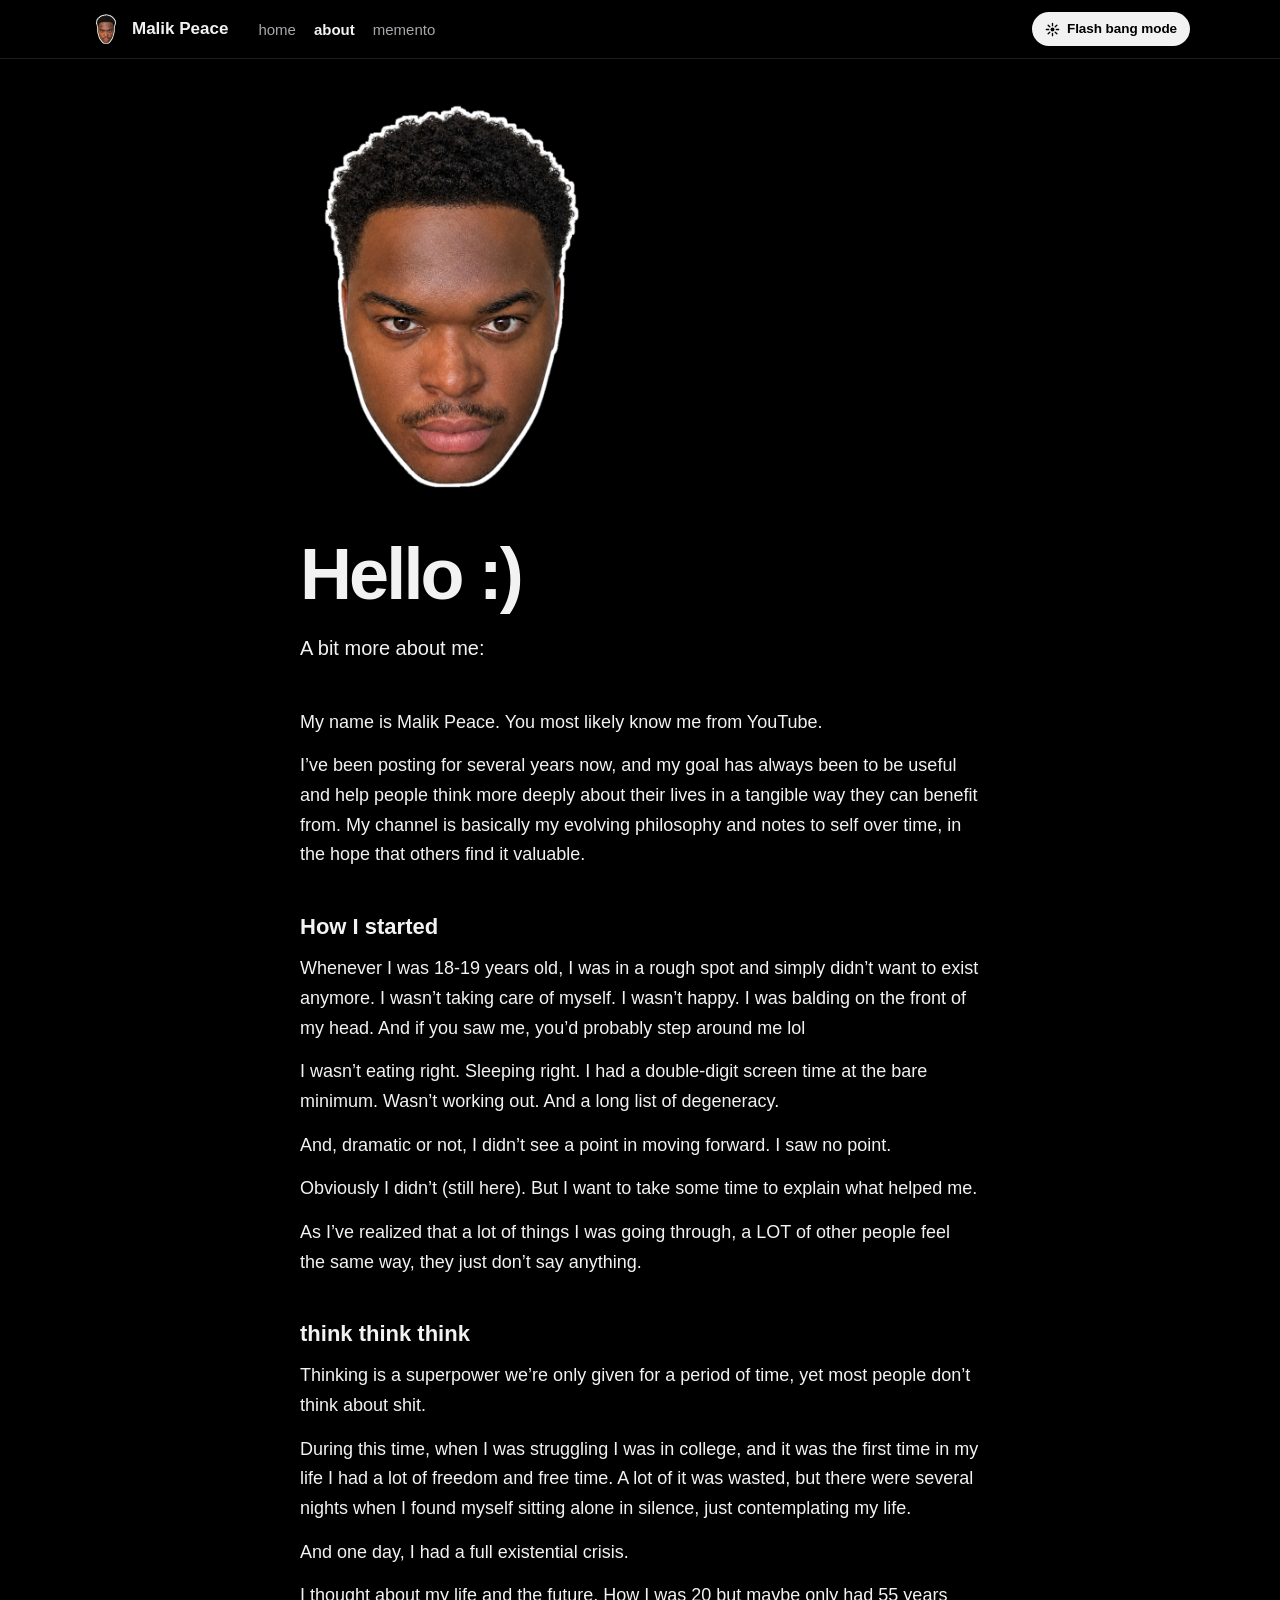
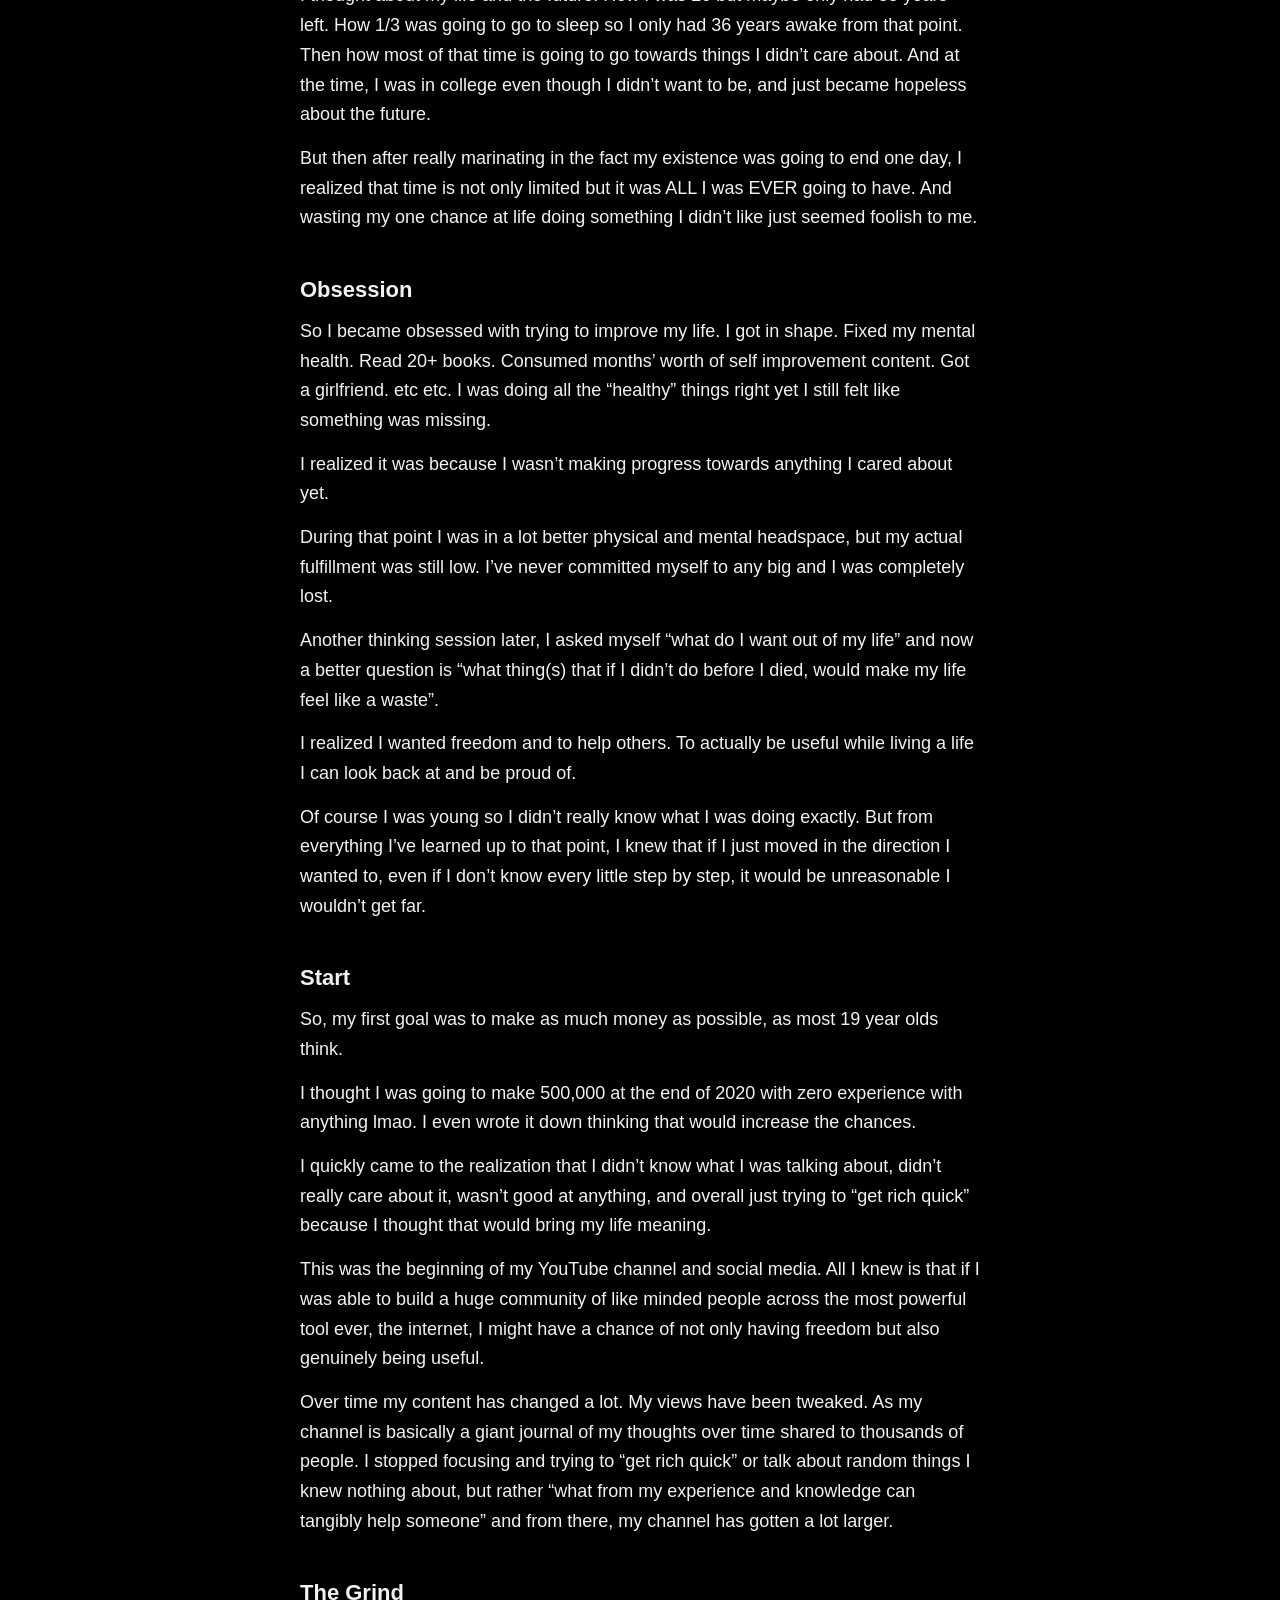
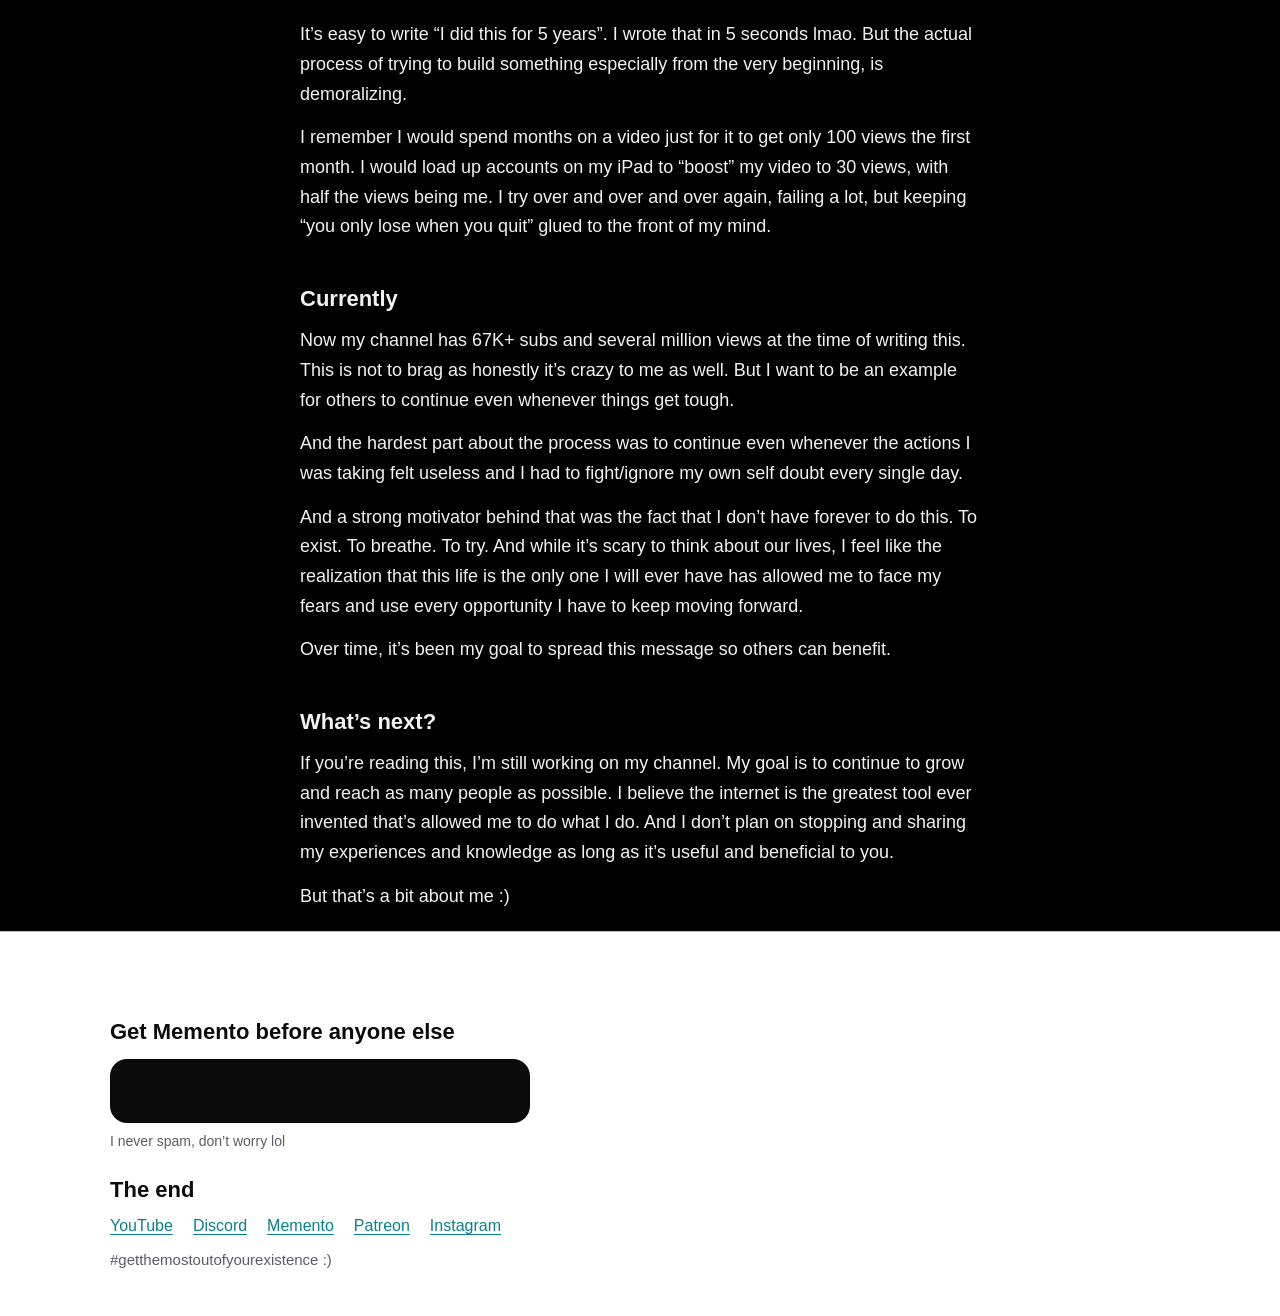
<file: about/index.html>
<!doctype html>
<html lang="en" data-theme="dark">
<head>
<meta charset="utf-8">
<meta name="viewport" content="width=device-width, initial-scale=1, viewport-fit=cover">
<title>About · Malik Peace</title>
<meta name="description" content="I make videos and tools to help people think differently, deeper and can get most out of their one existence.">
<meta property="og:title" content="Malik Peace">
<meta property="og:description" content="I make videos and tools to help people think differently, deeper and can get most out of their one existence.">
<meta property="og:type" content="website">
<meta property="og:url" content="https://malikpeace.com/about/">
<meta property="og:image" content="https://malikpeace.com/assets/og.png">
<meta name="twitter:card" content="summary_large_image">
<meta name="theme-color" content="#000000">
<link rel="icon" href="../assets/favicon.png" type="image/png">
<link rel="apple-touch-icon" href="../assets/apple-touch-icon.png">
<script>try { if (localStorage.getItem('mp-theme') === 'light') document.documentElement.setAttribute('data-theme', 'light'); } catch (e) {}</script>
<link rel="preconnect" href="https://fonts.googleapis.com">
<link rel="stylesheet" href="https://fonts.googleapis.com/css2?family=Roboto:wght@400;500;700&display=swap">
<link rel="stylesheet" href="../assets/site.css?v=32">
<script src="/assets/stats.js?v=2" async></script>
</head>
<body class="s1 s5 s7 page-about">
<div id="app"><header class="s1-top"><div class="bar"><a class="name" href="../"><img src="../assets/face-sq-ol.png" alt="">Malik Peace</a><nav aria-label="Pages"><a href="../">home</a><a href="./" aria-current="page">about</a><a href="https://mementoapp.co" target="_blank" rel="noopener">memento</a></nav><div class="mp-acts"><button type="button" class="mp-act fb" data-flashbang aria-pressed="false"><span class="lbl"><span class="lb-l"><svg viewBox="0 0 20 20" aria-hidden="true"><path d="M10 1.8v3.1M10 15.1v3.1M1.8 10h3.1M15.1 10h3.1M4.2 4.2l2.2 2.2M13.6 13.6l2.2 2.2M4.2 15.8l2.2-2.2M13.6 6.4l2.2-2.2" stroke="currentColor" stroke-width="1.8" stroke-linecap="round"/><circle cx="10" cy="10" r="2.6" fill="currentColor"/></svg>Flash bang mode</span><span class="lb-d"><svg viewBox="0 0 20 20" aria-hidden="true"><path d="M10 1.8v3.1M10 15.1v3.1M1.8 10h3.1M15.1 10h3.1M4.2 4.2l2.2 2.2M13.6 13.6l2.2 2.2M4.2 15.8l2.2-2.2M13.6 6.4l2.2-2.2" stroke="currentColor" stroke-width="1.8" stroke-linecap="round"/><circle cx="10" cy="10" r="2.6" fill="currentColor"/></svg>Dark mode</span></span></button></div></div></header><main><article class="wrap ab"><header class="ab-hero"><img src="../assets/face-cut-ol.png" alt="Malik Peace"><h1>Hello :)</h1><p class="lede" style="font-size:20px;line-height:1.55">A bit more about me:</p></header><section class="ab-sec"><p>My name is Malik Peace. You most likely know me from YouTube.</p><p>I’ve been posting for several years now, and my goal has always been to be useful and help people think more deeply about their lives in a tangible way they can benefit from. My channel is basically my evolving philosophy and notes to self over time, in the hope that others find it valuable.</p></section><section class="ab-sec"><h2>How I started</h2><p>Whenever I was 18-19 years old, I was in a rough spot and simply didn’t want to exist anymore. I wasn’t taking care of myself. I wasn’t happy. I was balding on the front of my head. And if you saw me, you’d probably step around me lol</p><p>I wasn’t eating right. Sleeping right. I had a double-digit screen time at the bare minimum. Wasn’t working out. And a long list of degeneracy.</p><p>And, dramatic or not, I didn’t see a point in moving forward. I saw no point.</p><p>Obviously I didn’t (still here). But I want to take some time to explain what helped me.</p><p>As I’ve realized that a lot of things I was going through, a LOT of other people feel the same way, they just don’t say anything.</p></section><section class="ab-sec"><h2>think think think</h2><p>Thinking is a superpower we’re only given for a period of time, yet most people don’t think about shit.</p><p>During this time, when I was struggling I was in college, and it was the first time in my life I had a lot of freedom and free time. A lot of it was wasted, but there were several nights when I found myself sitting alone in silence, just contemplating my life.</p><p>And one day, I had a full existential crisis.</p><p>I thought about my life and the future. How I was 20 but maybe only had 55 years left. How 1/3 was going to go to sleep so I only had 36 years awake from that point. Then how most of that time is going to go towards things I didn’t care about. And at the time, I was in college even though I didn’t want to be, and just became hopeless about the future.</p><p>But then after really marinating in the fact my existence was going to end one day, I realized that time is not only limited but it was ALL I was EVER going to have. And wasting my one chance at life doing something I didn’t like just seemed foolish to me.</p></section><section class="ab-sec"><h2>Obsession</h2><p>So I became obsessed with trying to improve my life. I got in shape. Fixed my mental health. Read 20+ books. Consumed months’ worth of self improvement content. Got a girlfriend. etc etc. I was doing all the “healthy” things right yet I still felt like something was missing.</p><p>I realized it was because I wasn’t making progress towards anything I cared about yet.</p><p>During that point I was in a lot better physical and mental headspace, but my actual fulfillment was still low. I’ve never committed myself to any big and I was completely lost.</p><p>Another thinking session later, I asked myself “what do I want out of my life” and now a better question is “what thing(s) that if I didn’t do before I died, would make my life feel like a waste”.</p><p>I realized I wanted freedom and to help others. To actually be useful while living a life I can look back at and be proud of.</p><p>Of course I was young so I didn’t really know what I was doing exactly. But from everything I’ve learned up to that point, I knew that if I just moved in the direction I wanted to, even if I don’t know every little step by step, it would be unreasonable I wouldn’t get far.</p></section><section class="ab-sec"><h2>Start</h2><p>So, my first goal was to make as much money as possible, as most 19 year olds think.</p><p>I thought I was going to make 500,000 at the end of 2020 with zero experience with anything lmao. I even wrote it down thinking that would increase the chances.</p><p>I quickly came to the realization that I didn’t know what I was talking about, didn’t really care about it, wasn’t good at anything, and overall just trying to “get rich quick” because I thought that would bring my life meaning.</p><p>This was the beginning of my YouTube channel and social media. All I knew is that if I was able to build a huge community of like minded people across the most powerful tool ever, the internet, I might have a chance of not only having freedom but also genuinely being useful.</p><p>Over time my content has changed a lot. My views have been tweaked. As my channel is basically a giant journal of my thoughts over time shared to thousands of people. I stopped focusing and trying to “get rich quick” or talk about random things I knew nothing about, but rather “what from my experience and knowledge can tangibly help someone” and from there, my channel has gotten a lot larger.</p></section><section class="ab-sec"><h2>The Grind</h2><p>It’s easy to write “I did this for 5 years”. I wrote that in 5 seconds lmao. But the actual process of trying to build something especially from the very beginning, is demoralizing.</p><p>I remember I would spend months on a video just for it to get only 100 views the first month. I would load up accounts on my iPad to “boost” my video to 30 views, with half the views being me. I try over and over and over again, failing a lot, but keeping “you only lose when you quit” glued to the front of my mind.</p></section><section class="ab-sec"><h2>Currently</h2><p>Now my channel has 67K+ subs and several million views at the time of writing this. This is not to brag as honestly it’s crazy to me as well. But I want to be an example for others to continue even whenever things get tough.</p><p>And the hardest part about the process was to continue even whenever the actions I was taking felt useless and I had to fight/ignore my own self doubt every single day.</p><p>And a strong motivator behind that was the fact that I don’t have forever to do this. To exist. To breathe. To try. And while it’s scary to think about our lives, I feel like the realization that this life is the only one I will ever have has allowed me to face my fears and use every opportunity I have to keep moving forward.</p><p>Over time, it’s been my goal to spread this message so others can benefit.</p></section><section class="ab-sec"><h2>What’s next?</h2><p>If you’re reading this, I’m still working on my channel. My goal is to continue to grow and reach as many people as possible. I believe the internet is the greatest tool ever invented that’s allowed me to do what I do. And I don’t plan on stopping and sharing my experiences and knowledge as long as it’s useful and beneficial to you.</p><p>But that’s a bit about me :)</p></section></article></main><footer class="s1-foot"><div class="wide"><div><h2>Get Memento before anyone else</h2><div class="bhwrap"><div class="bh" data-bh></div></div><p class="fine">I never spam, don’t worry lol</p></div><div class="end7"><h2>The end</h2><nav aria-label="Elsewhere"><a href="https://www.youtube.com/@malikpeace_" target="_blank" rel="noopener">YouTube</a><a href="https://discord.gg/UNbPAUc3y4" target="_blank" rel="noopener">Discord</a><a href="https://mementoapp.co" target="_blank" rel="noopener">Memento</a><a href="https://patreon.com/MalikPeace" target="_blank" rel="noopener">Patreon</a><a href="https://www.instagram.com/malik.peace_/" target="_blank" rel="noopener">Instagram</a></nav><p class="tagline">#getthemostoutofyourexistence :)</p></div></div></footer><div class="pad-end"></div></div>
<script src="../assets/site.js?v=32"></script>
</body>
</html>
</file>
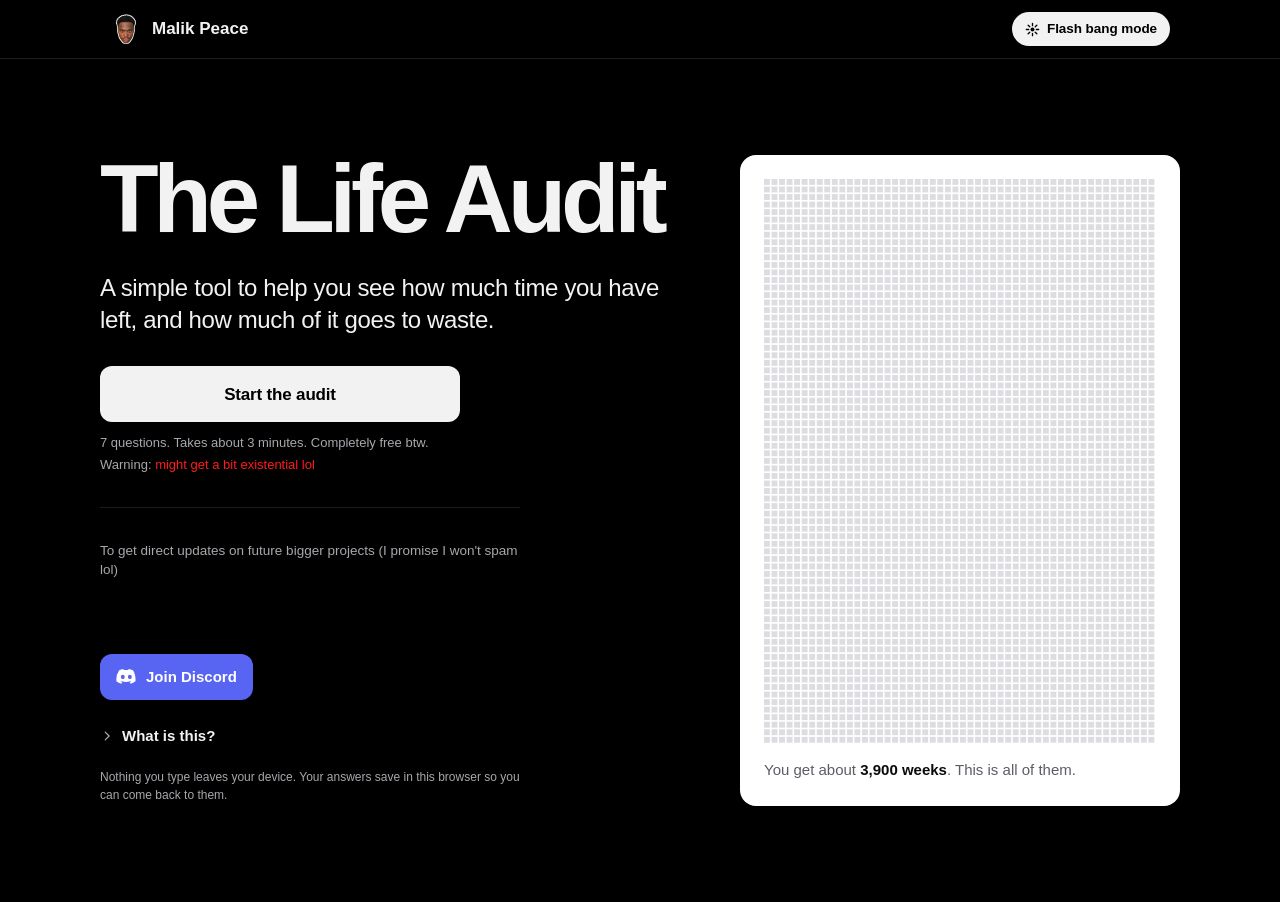
<file: audit/index.html>
<!doctype html><html lang="en"><head><meta charset="utf-8"><meta name="viewport" content="width=device-width,initial-scale=1,viewport-fit=cover"><title>The Life Audit</title>
<meta property="og:title" content="The Life Audit">
<meta property="og:description" content="A free tool by Malik Peace. See how much time you have left, and where it goes.">
<meta property="og:type" content="website">
<meta property="og:url" content="https://malikpeace.com/audit/">
<meta property="og:image" content="https://malikpeace.com/audit/og.png">
<meta property="og:image:width" content="1200">
<meta property="og:image:height" content="630">
<meta name="twitter:card" content="summary_large_image">
<link rel="canonical" href="https://malikpeace.com/audit/">
<link rel="icon" href="../assets/favicon.png" type="image/png">
<link rel="apple-touch-icon" href="../assets/apple-touch-icon.png">
<meta name="theme-color" content="#000000">
<script>
  // Flash bang mode (light) is remembered under the homepage's own key, so on malikpeace.com it carries between pages
  try { if (localStorage.getItem('mp-theme') === 'light') document.documentElement.setAttribute('data-theme', 'light'); } catch (e) {}
</script>
<meta name="description" content="A free tool by Malik Peace. See how much time you have left, and where it goes.">
<style>
:root{
  /* the homepage's tokens (malikpeace.com, 2026-10-25): plain black, white type */
  --bg:#000000; --paper:#000000; --ink:#f2f2f3; --mid:#a7a7ad; --line:#1d1d21;
  --accent:#f2f2f3; --accent-ink:#3fd94e; --warn:#ff1a1a;
  --on-ink:#000000; --ink-hover:#ffffff;
  --surf:rgba(255,255,255,.07); --surf-2:rgba(255,255,255,.12);
  --track:#26262a; --track-2:#18181b; --deep:#0a0a0b;
  --tip-bg:#0b0b0c; --tip-ink:#f2f2f3; --toast-bg:#f2f2f3; --toast-ink:#0b0b0c;
  --sw-hl:inset 0 0 0 1px rgba(255,255,255,.12); --check-ring:rgba(255,255,255,.3); --placeholder:#8a8a90;
  --c-lived:#f2f2f3; --c-now:#f2f2f3; --c-sleep:#2b2b31; --c-work:#4f4f58; --c-tax:#75757e; --c-screen:#a6a6ae;
  --c-free:#3fd94e; --c-doom:#ff1a1a; --c-gain:#3fd94e; --c-empty:#151517; --c-intro:#1c1c1f;
  --glass-bg:transparent; --glass-hl:inset 0 0 0 1px rgba(255,255,255,.12); --glass-shadow:0 0 0 0 transparent;
  --topbg:rgba(0,0,0,.82); --link:#6fcfd6;
  --red:#ff1a1a; --green:#3fd94e;
  --r-ctl:12px; --r-card:16px;
  --font:Arial,"Helvetica Neue",Helvetica,sans-serif;
  --st:env(safe-area-inset-top,0px); --sb:env(safe-area-inset-bottom,0px);
  --sl:env(safe-area-inset-left,0px); --sr:env(safe-area-inset-right,0px);
  --out:cubic-bezier(.2,.7,.2,1);
  color-scheme:dark;
}
/* Flash bang mode: a white page, black boxes; red and green stay */
html[data-theme="light"]{
  --bg:#ffffff; --paper:#ffffff; --ink:#0b0b0c; --mid:#5c5c66; --line:#e3e3e8;
  --accent:#0b0b0c; --accent-ink:#138a2a; --warn:#e00000;
  --on-ink:#ffffff; --ink-hover:#26262a;
  --surf:rgba(11,11,12,.05); --surf-2:rgba(11,11,12,.09);
  --track:#dcdce1; --track-2:#ececef; --deep:#f4f4f6;
  --tip-bg:#ffffff; --tip-ink:#0b0b0c; --toast-bg:#0b0b0c; --toast-ink:#f2f2f3;
  --sw-hl:inset 0 0 0 1px rgba(11,11,12,.14); --check-ring:rgba(11,11,12,.32); --placeholder:#7a7a82;
  --c-lived:#17171a; --c-now:#17171a; --c-sleep:#cfcfd5; --c-work:#abaab4; --c-tax:#8a8a93; --c-screen:#62626b;
  --c-empty:#ececef; --c-intro:#e3e3e8;
  --glass-hl:inset 0 0 0 1px rgba(11,11,12,.12);
  --topbg:rgba(255,255,255,.86); --link:#0b8a93;
  color-scheme:light;
}
*{box-sizing:border-box;margin:0;padding:0}
html{background:var(--bg);-webkit-text-size-adjust:100%;text-size-adjust:100%}
body{background:var(--bg);color:var(--ink);font-family:var(--font);font-size:17px;line-height:1.5;min-height:100vh;min-height:100svh;overflow-x:hidden;-webkit-font-smoothing:antialiased;-webkit-tap-highlight-color:transparent}
button,input,select{font:inherit;color:inherit}
button{cursor:pointer;background:none;border:0}
a{color:inherit}
b,strong{font-weight:700}
.num{font-variant-numeric:tabular-nums}
.w{color:var(--warn)}
.t{color:var(--accent-ink)}
[hidden]{display:none!important}
.sr{position:absolute;width:1px;height:1px;overflow:hidden;clip:rect(0 0 0 0);white-space:nowrap}
:focus-visible{outline:2px solid var(--accent);outline-offset:3px}

/* one edge-safe radial light at the top, never a box */
.ambient{position:fixed;inset:0;pointer-events:none;z-index:0;
  background:radial-gradient(60% 42% at 50% -8%, var(--ambient), transparent 72%)}
main{position:relative;z-index:1}

.view{display:none}
.view.on{display:block;animation:viewIn .28s var(--out) both}
@keyframes viewIn{from{opacity:0;transform:translateY(8px)}to{opacity:1;transform:none}}

/* ---------- controls ---------- */
.btn{position:relative;display:inline-flex;align-items:center;justify-content:center;gap:10px;height:56px;padding:0 26px;border-radius:var(--r-ctl);font-size:17px;font-weight:700;letter-spacing:-.01em;text-decoration:none;transition:transform .15s var(--out),background-color .15s var(--out),opacity .15s}
.btn:active{transform:scale(.98)}
.btn-primary{background:var(--ink);color:var(--on-ink)}
.btn-primary:hover{background:var(--ink-hover)}
.btn-primary[disabled]{opacity:.35;cursor:not-allowed}
.btn-glass{background:var(--surf);color:var(--ink);box-shadow:var(--glass-hl);-webkit-backdrop-filter:blur(28px) saturate(1.4);backdrop-filter:blur(28px) saturate(1.4)}
.btn-glass:hover{background:var(--surf-2)}
.btn-block{width:100%}
.icon-btn{width:44px;height:44px;flex:none;border-radius:var(--r-ctl);display:grid;place-items:center;background:var(--surf);box-shadow:var(--glass-hl);transition:background-color .15s}
.icon-btn:hover{background:var(--surf-2)}
.icon-btn svg{width:20px;height:20px}
.glass{background:var(--glass-bg);-webkit-backdrop-filter:blur(32px) saturate(1.4);backdrop-filter:blur(32px) saturate(1.4);box-shadow:var(--glass-hl),var(--glass-shadow);border-radius:var(--r-card)}

input[type=range]{-webkit-appearance:none;appearance:none;width:100%;height:44px;background:transparent;cursor:pointer;--p:50%;--fill:var(--ink);touch-action:pan-y}
input[type=range]:focus{outline:none}
input[type=range]:focus-visible::-webkit-slider-thumb{box-shadow:0 0 0 4px rgba(111,207,214,.45),0 2px 10px rgba(0,0,0,.5)}
input[type=range]::-webkit-slider-runnable-track{height:6px;border-radius:3px;background:linear-gradient(to right,var(--fill) 0,var(--fill) var(--p),var(--track) var(--p),var(--track) 100%)}
input[type=range]::-webkit-slider-thumb{-webkit-appearance:none;width:28px;height:28px;margin-top:-11px;border-radius:50%;background:#fff;box-shadow:0 2px 10px rgba(0,0,0,.55),0 0 0 1px rgba(0,0,0,.25);transition:transform .15s var(--out)}
input[type=range]:active::-webkit-slider-thumb{transform:scale(1.08)}
input[type=range]::-moz-range-track{height:6px;border-radius:3px;background:var(--track)}
input[type=range]::-moz-range-progress{height:6px;border-radius:3px;background:var(--fill)}
input[type=range]::-moz-range-thumb{width:28px;height:28px;border:0;border-radius:50%;background:#fff;box-shadow:0 2px 10px rgba(0,0,0,.55)}
input[type=range].is-doom{--fill:var(--warn)}

.select-wrap{position:relative;flex:1;min-width:0}
.select-wrap svg{position:absolute;right:14px;top:50%;width:14px;height:14px;transform:translateY(-50%);pointer-events:none;color:var(--mid)}
select{-webkit-appearance:none;appearance:none;width:100%;height:56px;padding:0 38px 0 16px;border:0;border-radius:var(--r-ctl);background:var(--surf);box-shadow:var(--glass-hl);color:var(--ink);font-size:17px;font-weight:700;font-variant-numeric:tabular-nums;cursor:pointer}
select:hover{background:var(--surf-2)}
select option{background:var(--deep);color:var(--ink)}

details>summary{list-style:none;cursor:pointer}
details>summary::-webkit-details-marker{display:none}
.disclose{display:inline-flex;align-items:center;gap:8px;min-height:44px;color:var(--ink);font-weight:700;font-size:16px}
.disclose svg{width:14px;height:14px;transition:transform .2s var(--out);color:var(--mid)}
details[open]>.disclose svg{transform:rotate(90deg)}
details.closing>.disclose svg{transform:none}
.about-body{overflow:hidden}

/* ---------- intro ---------- */
.intro{max-width:1120px;margin:0 auto;padding:calc(var(--st) + 56px) calc(20px + var(--sr)) calc(var(--sb) + 56px) calc(20px + var(--sl));display:grid;gap:56px}
.intro-title{font-size:clamp(48px,13vw,96px);font-weight:700;letter-spacing:-.055em;line-height:.92}
.intro-by{margin-top:14px;color:var(--mid);font-size:16px}
.intro-lede{margin-top:28px;font-size:clamp(20px,4.8vw,24px);line-height:1.35;letter-spacing:-.015em;max-width:30em}
.intro-meta{margin-top:14px;color:var(--mid);font-size:17px}
.intro-actions{margin-top:32px;display:flex;flex-direction:column;gap:14px;max-width:360px}
.intro-warn{color:var(--mid);font-size:15px}
.about{margin-top:28px;max-width:34em}
.about-body{padding:6px 0 4px;color:var(--ink);display:grid;gap:14px;font-size:16px;line-height:1.6}
.about-body .quote{color:var(--ink);font-weight:700;font-size:18px;line-height:1.45}
.about-body .quote span{display:block;margin-top:6px;color:var(--mid);font-weight:400;font-size:15px}
.about-body .sign{color:var(--ink)}
.privacy{margin-top:18px;color:var(--mid);font-size:14px}
.intro-grid{min-width:0}
.intro-grid canvas{display:block;width:100%}
.intro-grid figcaption{margin-top:14px;color:var(--mid);font-size:15px}
.intro-grid figcaption b{color:var(--ink)}

/* ---------- quiz ---------- */
.quiz{max-width:600px;margin:0 auto;min-height:100vh;min-height:100svh;display:flex;flex-direction:column;padding:calc(var(--st) + 14px) calc(20px + var(--sr)) calc(var(--sb) + 18px) calc(20px + var(--sl))}
.quiz-top{display:flex;align-items:center;gap:14px;height:48px}
.progress{flex:1;display:grid;grid-template-columns:repeat(7,1fr);gap:4px}
.progress i{height:3px;border-radius:2px;background:var(--track);transition:background-color .25s var(--out)}
.progress i.on{background:var(--ink)}
.step-count{min-width:48px;text-align:right;color:var(--mid);font-size:14px}
.quiz-body{flex:1;padding:clamp(28px,7vh,72px) 0 28px}
.q{display:none}
.q.on{display:block;animation:qIn .24s var(--out) both}
.q.on.from-left{animation-name:qInL}
@keyframes qIn{from{opacity:0;transform:translateX(14px)}to{opacity:1;transform:none}}
@keyframes qInL{from{opacity:0;transform:translateX(-14px)}to{opacity:1;transform:none}}
.q-pre{color:var(--mid);font-size:17px;margin-bottom:10px}
.q-title{font-size:clamp(30px,7.6vw,42px);font-weight:700;line-height:1.08;letter-spacing:-.035em}
.q-sub{margin-top:14px;color:var(--mid);font-size:17px;line-height:1.45}
.q-sub b{color:var(--ink)}
.callout{margin-top:18px;padding:14px 16px;border-radius:var(--r-ctl);background:rgba(255,93,82,.07);box-shadow:inset 0 0 0 1px rgba(255,93,82,.22);font-size:15px;line-height:1.5;color:var(--ink)}
.tip{margin-top:14px;font-size:15px;color:var(--mid)}
.tip b{color:var(--ink);font-weight:700}

.dial{margin-top:clamp(28px,5vh,44px)}
.dial-value{display:flex;align-items:baseline;gap:12px}
.dial-num{font-size:clamp(76px,22vw,112px);font-weight:700;letter-spacing:-.055em;line-height:.9}
.dial-num.is-doom{color:var(--warn)}
.dial-unit{font-size:20px;color:var(--mid)}
.dial-row{display:flex;align-items:center;gap:12px;margin-top:20px}
.dial-scale{display:flex;justify-content:space-between;padding:0 60px;margin-top:-4px;color:var(--mid);font-size:13px}
.dial-feedback{margin-top:18px;font-size:17px;line-height:1.45;min-height:50px}
.egg{margin-top:4px;font-size:15px;color:var(--mid);min-height:22px;transition:opacity .15s}
.egg.warn{color:var(--warn)}
.egg.good{color:var(--accent-ink)}

.bday{margin-top:clamp(28px,5vh,44px);display:flex;gap:10px}
.bday .select-wrap:first-child{flex:1.6}
.bday-out{margin-top:22px;font-size:17px;line-height:1.5;min-height:52px}
.bday-bar{margin-top:14px;margin-bottom:12px;height:6px;border-radius:3px;background:var(--track);overflow:hidden}
.bday-bar i{display:block;height:100%;background:var(--ink);border-radius:3px;transition:width .25s var(--out)}

.human-no{margin-top:22px}

.quiz-foot{display:grid;gap:12px}
.quiz-foot .row{display:flex;gap:10px}
.quiz-foot .row .btn{flex:1}
.kbd-hint{text-align:center;color:var(--mid);font-size:13px;display:none}
@media (hover:hover) and (pointer:fine){.kbd-hint{display:block}}

.lifebar{padding:2px 2px 8px;background:none!important;box-shadow:none!important;-webkit-backdrop-filter:none!important;backdrop-filter:none!important;border-radius:0}
.lifebar-head{display:flex;flex-direction:row-reverse;justify-content:space-between;align-items:baseline;gap:12px;font-size:14px;color:var(--mid);margin-bottom:10px}
.lifebar-head b{color:var(--ink);font-size:22px;letter-spacing:-.03em;margin-right:2px}
.lifebar-head #lifebarNote{font-size:15px;color:var(--ink)}
.stack{display:flex;height:10px;border-radius:5px;overflow:hidden;background:var(--c-empty);box-shadow:var(--sw-hl)}
.stack i{display:block;height:100%;flex:none;transition:width .3s var(--out)}
.stack i+i{box-shadow:inset 1px 0 0 var(--bg)}
#lifebarStack{gap:3px;height:6px;border-radius:3px;overflow:visible;background:none;box-shadow:none;position:relative}
#lifebarStack:before{content:"";position:absolute;inset:0;border-radius:3px;background:var(--track);opacity:.55}
#lifebarStack i{position:relative;border-radius:3px;box-shadow:none;flex:0 1 auto;min-width:0}


/* ---------- loading ---------- */
.loading{min-height:100vh;min-height:100svh;display:grid;place-items:center;padding:24px}
.loading-inner{width:min(420px,88vw);text-align:center}
.loading-text{font-size:24px;font-weight:700;letter-spacing:-.02em;min-height:36px;transition:opacity .15s}

/* ---------- results ---------- */
.wrap{max-width:1120px;margin:0 auto;padding:0 calc(20px + var(--sr)) 0 calc(20px + var(--sl))}
.hero{min-height:min(100svh,860px);min-height:min(100vh,860px);display:flex;flex-direction:column;align-items:center;justify-content:center;text-align:center;padding:calc(var(--st) + 64px) calc(20px + var(--sr)) 72px calc(20px + var(--sl));position:relative}
@supports (height:100svh){.hero{min-height:min(100svh,860px)}}
.hero-pre{color:var(--mid);font-size:clamp(17px,4.4vw,20px)}
.hero-line{margin-top:18px;font-size:clamp(40px,10.4vw,92px);font-weight:700;letter-spacing:-.05em;line-height:1;max-width:12em}
.hero-line .big{display:inline-block;color:var(--warn)}
.hero-stats{margin-top:44px;display:grid;grid-template-columns:repeat(3,auto);gap:0;justify-content:center}
.hero-stats div{padding:0 clamp(14px,4vw,34px);display:grid;gap:4px}
.hero-stats div+div{box-shadow:inset 1px 0 0 var(--line)}
.hero-stats b{font-size:clamp(22px,5.6vw,34px);letter-spacing:-.03em}
.hero-stats span{color:var(--mid);font-size:14px}
.hero-note{margin-top:28px;color:var(--mid);font-size:16px;max-width:30em}
.hero-cue{position:absolute;left:0;right:0;bottom:calc(var(--sb) + 22px);display:flex;flex-direction:column;align-items:center;gap:4px;color:var(--mid);font-size:14px}
.hero-cue svg{width:16px;height:16px}

.sec{padding:clamp(64px,11vw,112px) 0 0;scroll-margin-top:24px}
.sec h2{font-size:clamp(32px,5.4vw,56px);font-weight:700;letter-spacing:-.045em;line-height:1.02}
.sec-sub{margin-top:12px;color:var(--mid);font-size:clamp(17px,1.6vw,19px);line-height:1.5;max-width:40em}
.sec-sub b{color:var(--ink)}
.reveal{opacity:0;transform:translateY(12px);transition:opacity .3s var(--out),transform .3s var(--out)}
.reveal.in{opacity:1;transform:none}

.summary{padding-top:clamp(48px,8vw,72px)}
.summary-line{font-size:clamp(28px,4.6vw,56px);font-weight:700;letter-spacing:-.045em;line-height:1.06;max-width:17em}
.summary-line .dim{color:var(--mid)}
.summary-kicker{margin-top:18px;color:var(--mid);font-size:clamp(17px,4.2vw,20px);max-width:34em}

.sec-head{display:flex;flex-wrap:wrap;align-items:flex-end;justify-content:space-between;gap:16px 24px}
.seg{display:inline-grid;grid-auto-flow:column;gap:2px;padding:3px;border-radius:12px;background:var(--surf);box-shadow:var(--glass-hl)}
.seg button{height:38px;padding:0 16px;border-radius:9px;color:var(--mid);font-size:15px;font-weight:700;transition:background-color .15s,color .15s}
.seg button[aria-selected=true]{background:var(--ink);color:var(--on-ink)}
.grid-card{margin-top:24px;padding:clamp(16px,3.4vw,32px)}
.grid-box{position:relative}
.grid-box canvas{display:block;width:100%;touch-action:pan-y}
.grid-box.is-years canvas{max-width:520px;margin:0 auto}
.now-dot{position:absolute;pointer-events:none;background:var(--c-now);box-shadow:0 0 0 2px rgba(111,207,214,.28),0 0 16px rgba(111,207,214,.65);opacity:0;transition:opacity .2s var(--out)}
.now-dot.show{opacity:1}
.now-dot.ping{animation:ping .7s var(--out) 1}
@keyframes ping{0%{transform:scale(1)}40%{transform:scale(2.2)}100%{transform:scale(1)}}
.now-tag{position:absolute;pointer-events:none;white-space:nowrap;font-size:13px;font-weight:700;color:#0b0b0c;background:var(--accent);padding:4px 8px;border-radius:6px;opacity:0;transition:opacity .2s var(--out)}
.now-tag.show{opacity:1}
.grid-tip{position:absolute;pointer-events:none;z-index:3;white-space:nowrap;font-size:13px;line-height:1.35;padding:8px 10px;border-radius:8px;background:var(--tip-bg);-webkit-backdrop-filter:blur(24px);backdrop-filter:blur(24px);box-shadow:var(--glass-hl),0 10px 30px rgba(0,0,0,.5);opacity:0;transition:opacity .12s}
.grid-tip.show{opacity:1}
.grid-tip span{color:var(--mid)}
.grid-tip{box-shadow:var(--glass-hl),var(--glass-shadow)!important}
.legend{margin-top:22px;display:grid;grid-template-columns:repeat(2,minmax(0,1fr));gap:12px 16px;list-style:none}
.legend li{display:grid;grid-template-columns:12px 1fr;column-gap:10px;align-items:baseline;font-size:15px}
.legend .sw{margin-top:3px}
.legend .lv{grid-column:2;color:var(--mid);font-size:14px}
.sw{width:12px;height:12px;border-radius:3px;display:inline-block;box-shadow:var(--sw-hl)}
.grid-foot{margin-top:18px;color:var(--mid);font-size:14px}

.clock-num{margin-top:22px;font-size:clamp(34px,8.6vw,84px);font-weight:700;letter-spacing:-.04em;line-height:1;white-space:nowrap}
.left-grid{margin-top:32px;display:grid;grid-template-columns:repeat(2,minmax(0,1fr));gap:1px;background:var(--line);border-radius:var(--r-card);overflow:hidden;box-shadow:inset 0 0 0 1px var(--line)}
.left-grid div:first-child{grid-column:1 / -1}
.left-grid div{background:var(--bg);padding:18px 18px 16px;display:grid;gap:4px}
.left-grid b{font-size:clamp(22px,5vw,30px);letter-spacing:-.03em}
.left-grid span{color:var(--mid);font-size:14px}
.fine{margin-top:16px;color:var(--mid);font-size:14px;line-height:1.5}

.scale{margin-top:34px}
.scale-top{position:relative;height:30px}
.scale-you{position:absolute;bottom:6px;transform:translateX(-50%);white-space:nowrap;font-size:13px;font-weight:700;color:var(--accent-ink)}
.scale-you::after{content:"";position:absolute;left:50%;top:100%;width:1px;height:6px;background:var(--accent-ink)}
.scale .stack{height:28px;border-radius:8px}
.scale-ends{display:flex;justify-content:space-between;margin-top:8px;color:var(--mid);font-size:13px}
.wrows{margin-top:28px;display:grid}
.wrow{padding:16px 0;display:grid;gap:10px;box-shadow:inset 0 -1px 0 var(--line)}
.wrow:first-child{box-shadow:inset 0 1px 0 var(--line),inset 0 -1px 0 var(--line)}
.wrow-top{display:grid;grid-template-columns:12px 1fr auto;column-gap:12px;align-items:baseline}
.wl{font-weight:700;font-size:17px}
.ws{grid-column:2;color:var(--mid);font-size:14px;line-height:1.4}
.wv{grid-row:1;grid-column:3;font-size:22px;font-weight:700;letter-spacing:-.02em;text-align:right}
.wv small{font-size:14px;color:var(--mid);font-weight:400;margin-left:4px}
.wbar{height:4px;border-radius:2px;background:var(--track-2);margin-left:24px;overflow:hidden}
.wbar i{display:block;height:100%;border-radius:2px;width:0;transition:width .6s var(--out)}
.wrow.is-free .wl,.wrow.is-free .wv{color:var(--accent-ink)}
.wrow.is-doom .wl,.wrow.is-doom .wv{color:var(--warn)}
.callouts{margin-top:28px;display:grid;gap:12px}
.callouts p{padding:16px 18px;font-size:16px;line-height:1.5}
.callouts p b{color:var(--ink)}
.more{margin-top:20px;display:grid;gap:4px}
.more details{box-shadow:inset 0 -1px 0 var(--line);padding:6px 0}
.more details:first-child{box-shadow:inset 0 1px 0 var(--line),inset 0 -1px 0 var(--line)}
.adjust{padding:6px 0 22px;display:grid;gap:18px}
.adj-bday{display:flex;gap:8px}
.adj-bday select{height:48px;font-size:16px}
.adj-bday .select-wrap:first-child{flex:1.6}
.adj{display:grid;grid-template-columns:1fr auto;align-items:center;column-gap:12px}
.adj label{font-weight:700;font-size:16px}
.adj .av{font-size:16px;font-weight:700;text-align:right}
.adj input{grid-column:1 / -1}
.adj-lbl{color:var(--mid);font-size:14px;margin-bottom:-8px}

.cards{margin-top:28px;display:grid;grid-template-columns:repeat(2,minmax(0,1fr));gap:10px}
.card{padding:18px 16px 16px;display:flex;flex-direction:column;gap:6px;min-width:0}
.card b{font-size:clamp(28px,7vw,40px);letter-spacing:-.04em;line-height:1}
.card .cl{font-weight:700;font-size:16px;line-height:1.25}
.card .cn{color:var(--mid);font-size:14px;line-height:1.45}
.card.wide{grid-column:1 / -1;background:rgba(111,207,214,.07);box-shadow:inset 0 0 0 1px rgba(111,207,214,.28),inset 0 1px 0 rgba(255,255,255,.06)}
.card.wide b{color:var(--accent-ink)}

.duo{display:grid;gap:12px}
.panel{padding:clamp(22px,4vw,34px)}
.panel h2{font-size:clamp(26px,5vw,34px)}
.panel .ctl{margin-top:22px;display:grid;grid-template-columns:1fr auto;align-items:center;column-gap:12px}
.panel .ctl label{font-weight:700}
.panel .ctl .cv{font-weight:700;font-size:18px}
.panel .ctl input[type=range]{grid-column:1 / -1}
.panel .outs{margin-top:18px;display:grid;grid-template-columns:repeat(3,minmax(0,1fr));gap:1px;background:var(--line);border-radius:12px;overflow:hidden;box-shadow:inset 0 0 0 1px var(--line)}
.panel .outs.two{grid-template-columns:repeat(2,minmax(0,1fr))}
.panel .outs div{background:var(--deep);padding:14px 14px 12px;display:grid;gap:2px}
.panel .outs b{font-size:clamp(22px,5.6vw,30px);letter-spacing:-.03em}
.panel .outs span{color:var(--mid);font-size:13px}
.panel .result-line{margin-top:16px;font-size:16px;color:var(--mid)}
.panel .result-line b{color:var(--ink)}
.rate{display:flex;align-items:center;gap:6px}
.rate input{width:84px;height:40px;border:0;border-radius:8px;background:var(--surf);box-shadow:var(--glass-hl);padding:0 10px;text-align:right;font-weight:700;font-size:17px;font-variant-numeric:tabular-nums}
.rate span{color:var(--mid)}

.tiles{margin-top:28px;display:grid;grid-template-columns:repeat(2,minmax(0,1fr));gap:1px;background:var(--line);border-radius:var(--r-card);overflow:hidden;box-shadow:inset 0 0 0 1px var(--line)}
.tiles div{background:var(--bg);padding:18px;display:grid;gap:4px}
.tiles b{font-size:clamp(24px,6vw,36px);letter-spacing:-.035em}
.tiles span{color:var(--mid);font-size:14px}
.math{margin-top:14px;box-shadow:inset 0 -1px 0 var(--line),inset 0 1px 0 var(--line);padding:6px 0}


.mori-text{margin-top:22px;display:grid;gap:16px;font-size:clamp(17px,4.2vw,19px);line-height:1.6;max-width:36em}
.mori-text .m1{color:var(--ink)}
.mori-text .m2{font-weight:700}
.mori-text .m3{font-size:clamp(24px,5.4vw,34px);font-weight:700;letter-spacing:-.03em;line-height:1.15}
.mori-quote{margin-top:36px;padding-top:24px;box-shadow:inset 0 1px 0 var(--line);max-width:36em;font-size:18px;font-weight:700;line-height:1.45}
.mori-quote span{display:block;margin-top:6px;color:var(--mid);font-weight:400;font-size:15px}

.next-copy{margin-top:18px;display:grid;gap:14px;color:var(--ink);font-size:17px;line-height:1.6;max-width:36em}
.links{margin-top:28px;display:grid;gap:10px}
.link{display:grid;grid-template-columns:1fr auto;align-items:center;gap:4px 16px;padding:18px;text-decoration:none;transition:background-color .15s}
.link:hover{background:var(--surf-2)}
.link b{font-size:18px}
.link span{grid-column:1;color:var(--mid);font-size:15px;line-height:1.4}
.link svg{grid-row:1 / span 2;grid-column:2;width:18px;height:18px;color:var(--mid)}
.notify{margin-top:14px;padding:18px}
.notify label{display:block;font-weight:700;font-size:17px}
.notify .row{margin-top:12px;display:flex;gap:8px}
.notify input{flex:1;min-width:0;height:52px;border:0;border-radius:var(--r-ctl);background:var(--surf);box-shadow:var(--glass-hl);padding:0 14px;font-size:17px}
.notify input::placeholder{color:var(--placeholder)}
.notify .btn{height:52px;padding:0 20px}
.notify .fine{margin-top:10px}
.preview-msg{margin-top:10px;font-size:15px;color:var(--accent-ink)}
.preview-msg:empty{display:none}

.foot{margin-top:clamp(72px,12vw,120px);padding:28px 0 calc(var(--sb) + 40px);box-shadow:inset 0 1px 0 var(--line);display:flex;flex-wrap:wrap;gap:18px;align-items:center;justify-content:space-between;color:var(--mid);font-size:14px}

.foot .btn{height:44px;font-size:15px;padding:0 18px}

/* round 2: welcome back, insights, plan, keep */
.welcome{margin-top:28px;padding:16px 18px;max-width:460px}
.welcome p{font-size:16px;line-height:1.5}
.welcome .row{margin-top:12px;display:flex;gap:10px;flex-wrap:wrap}
.welcome .btn{height:44px;font-size:15px;padding:0 16px}
.linkish{display:inline-flex;align-items:center;min-height:44px;font-size:15px}
.shared-banner{position:absolute;top:calc(var(--st) + 70px);left:50%;transform:translateX(-50%);width:min(560px,calc(100% - 40px));display:flex;align-items:center;justify-content:space-between;gap:12px;padding:10px 10px 10px 16px;font-size:15px;text-align:left}
.shared-banner .btn{height:40px;font-size:14px;padding:0 14px;flex:none}
.hero-jump{margin-top:18px}
.worth{display:grid;gap:8px 40px;align-items:center}
.insights{margin-top:28px;display:grid;gap:10px}
.insight{padding:18px;display:grid;grid-template-columns:10px 1fr;column-gap:14px;align-items:start}
.insight .dot{width:10px;height:10px;border-radius:3px;margin-top:7px;background:var(--mid)}
.insight.is-warn .dot{background:var(--warn)}
.insight.is-good .dot{background:var(--accent)}
.insight b{display:block;font-size:18px;line-height:1.3;letter-spacing:-.01em}
.insight p{margin-top:6px;font-size:16px;line-height:1.55}
.plan .turn{color:var(--mid);font-size:clamp(17px,4.4vw,20px);margin-bottom:10px}
.plan-lede{color:var(--ink)!important}
.plan-grid{margin-top:28px;display:grid;gap:12px}
.plan h3{font-size:clamp(22px,4.8vw,26px);font-weight:700;letter-spacing:-.025em;line-height:1.15}
.plan .panel .sec-sub{font-size:16px}
.custom{margin-top:10px;width:100%;height:48px;border:0;border-radius:10px;background:var(--surf);box-shadow:var(--glass-hl);padding:0 14px;font-size:16px}
.custom::placeholder{color:var(--placeholder)}
.week,.steps-card{margin-top:12px}
.wk{margin-top:22px;display:grid;gap:16px}
.wk-row{display:grid;gap:8px}
.wk-l{font-size:15px;font-weight:700}
.wk .stack{height:24px;border-radius:6px}
.steps{list-style:none;margin-top:10px;display:grid}
.steps li+li{box-shadow:inset 0 1px 0 var(--line)}
.steps label{display:grid;grid-template-columns:24px 1fr;column-gap:14px;padding:14px 0;cursor:pointer;align-items:start}
.steps input{-webkit-appearance:none;appearance:none;width:24px;height:24px;margin:1px 0 0;border-radius:7px;background:var(--surf);box-shadow:inset 0 0 0 1.5px var(--check-ring);display:grid;place-items:center;cursor:pointer;transition:background-color .15s}
.steps input:checked{background:var(--accent);box-shadow:none}
.steps input:checked::after{content:"";width:10px;height:6px;border-left:2px solid #0b0b0c;border-bottom:2px solid #0b0b0c;transform:translateY(-1px) rotate(-45deg)}
.steps b{display:block;font-size:17px;line-height:1.35}
.steps .st{display:block;margin-top:4px;font-size:16px;line-height:1.5}
.steps-test{margin-top:6px;padding-top:16px;box-shadow:inset 0 1px 0 var(--line);font-size:16px;color:var(--mid)}
.steps-test b{color:var(--ink)}
.keep{margin-top:24px;display:grid;gap:12px}
.keep p{color:var(--mid);font-size:15px;max-width:40em}
.keep-row{display:flex;flex-wrap:wrap;gap:10px}
.keep-row .btn{height:48px;font-size:15px;padding:0 18px}
/* round 4: fits the website. Pure black in dark mode, the grid card is flat black with a hairline */
/* links, the way the site does them */
.steps .st a{color:var(--ink);font-weight:700;text-decoration:underline;text-decoration-color:currentColor;text-decoration-thickness:1.5px;text-underline-offset:4px}
.foot a{color:var(--ink);font-weight:700;text-decoration:none}
.linkish{color:var(--accent-ink);text-decoration:underline;text-underline-offset:3px}
.linkish:hover{color:var(--ink)}
/* round 3 */
.signup{margin-top:30px;max-width:420px;padding-top:24px;box-shadow:inset 0 1px 0 var(--line)}
.signup label{display:block;color:var(--mid);font-size:14px;line-height:1.45}
.signup .row{margin-top:10px;display:flex;gap:8px}
.signup input{flex:1;min-width:0;height:46px;border:0;border-radius:var(--r-ctl);background:var(--surf);box-shadow:var(--glass-hl);padding:0 14px;font-size:16px}
.signup input::placeholder{color:var(--placeholder)}
.signup .btn{height:46px;font-size:15px;padding:0 16px}
.signup .preview-msg{margin-top:8px}
.discord{margin-top:10px;display:inline-flex;align-items:center;gap:10px;height:46px;padding:0 16px;border-radius:var(--r-ctl);background:var(--surf);box-shadow:var(--glass-hl);font-size:15px;font-weight:700;text-decoration:none;transition:background-color .15s}
.discord:hover{background:var(--surf-2)}
.discord svg{width:20px;height:15px}
.load-grid{display:block;margin:0 auto}
.loading-text{margin-top:26px;font-size:20px;font-weight:700;letter-spacing:-.015em;min-height:30px;transition:opacity .2s var(--out)}
.loading-count{margin-top:6px;color:var(--mid);font-size:15px;min-height:22px}
/* How I calculated this: printed like a terminal (Malik, 2026-10-27: "more terminal font like. so it looks more mathy").
   A black box on the red band (white in Flash bang): operator, the number right aligned, what it is. */
.calc{margin:8px 0 4px;max-width:520px;padding:16px 18px 18px;border-radius:12px;background:#0b0b0c;color:#f2f2f3;
  font-family:ui-monospace,"SF Mono",SFMono-Regular,Menlo,Consolas,"Liberation Mono",monospace;font-size:14px;line-height:1.55;
  font-variant-numeric:tabular-nums;display:grid;grid-template-columns:1.1em max-content minmax(0,1fr);column-gap:14px;row-gap:3px;align-items:baseline}
.calc .cr{display:contents}
.calc .op{color:#8a8a92;text-align:center}
.calc .v{text-align:right;white-space:nowrap;font-weight:600}
.calc .u{color:#a7a7ad;min-width:0}
.calc .rule{grid-column:1 / -1;height:1px;margin:7px 0;background:#34343a}
.calc .rule.dbl{height:4px;background:none;border-top:1px solid #4a4a52;border-bottom:1px solid #4a4a52}
.calc .res .v{grid-column:2 / -1;text-align:left;font-size:18px;font-weight:800;color:#fff;white-space:normal}
.calc .res .op{font-size:18px;font-weight:800;color:#fff}
.calc .res .u{grid-column:2 / -1;margin-top:-2px;color:#a7a7ad}
html[data-theme="light"] .calc{background:#fff;color:#0b0b0c}
html[data-theme="light"] .calc .op{color:#7a7a82}
html[data-theme="light"] .calc .u{color:#5c5c66}
html[data-theme="light"] .calc .rule{background:#dcdce1}
html[data-theme="light"] .calc .rule.dbl{background:none;border-color:#b9b9c0}
html[data-theme="light"] :is(.calc .res .v,.calc .res .op){color:#0b0b0c}
@media (max-width:380px){.calc{font-size:13px;padding:14px 14px 16px;column-gap:10px}}
.chain-note{margin:14px 0 18px;font-size:16px;line-height:1.6;max-width:44em}
.chain-note b{font-variant-numeric:tabular-nums}
.memento-card p+p{margin-top:12px}
.memento-card .mc-copy{margin-top:14px;font-size:16px;line-height:1.55}
.memento-card .btn{margin-top:20px}

.steps-after{margin-top:6px;padding-top:16px;box-shadow:inset 0 1px 0 var(--line);font-size:16px;line-height:1.55}
.stories{margin-top:26px}
/* round 5: see more */
.see-more{padding-top:clamp(56px,9vw,96px)}
.more-btn{width:100%;display:grid;grid-template-columns:1fr auto;align-items:center;column-gap:16px;row-gap:3px;padding:18px 20px;text-align:left;color:var(--ink);transition:background-color .15s}
.more-btn:hover{background:var(--surf-2)}
.more-label{font-size:20px;font-weight:700;letter-spacing:-.01em}
.more-note{grid-column:1;color:var(--mid);font-size:15px;line-height:1.4}
.more-btn[aria-expanded=true] .more-note{display:none}
.more-btn svg{grid-row:1 / span 2;grid-column:2;width:22px;height:22px;transition:transform .25s var(--out)}
.more-btn[aria-expanded=true] svg{transform:rotate(180deg)}
.expander{display:grid;grid-template-rows:0fr;transition:grid-template-rows .3s var(--out)}
.expander.open{grid-template-rows:1fr}
.expander-in{min-height:0;overflow:hidden;opacity:0;transform:translateY(-8px);visibility:hidden;transition:opacity .2s ease-in,transform .2s ease-in,visibility 0s linear .3s}
.expander.open .expander-in{opacity:1;transform:none;visibility:visible;transition:opacity .25s var(--out) .05s,transform .25s var(--out) .05s,visibility 0s}
/* round 5: one poster card */
.poster{display:grid;justify-items:center;gap:18px}
.share-head{justify-self:stretch;margin-bottom:6px}
@media (min-width:960px){
  .poster{grid-template-columns:minmax(0,1fr) auto;grid-template-areas:"head card" "seg card" "act card" ". card";column-gap:72px;row-gap:24px;justify-items:start;align-items:start}
  .share-head{grid-area:head;margin:0}.poster-seg{grid-area:seg}.poster-card{grid-area:card}.poster .story-actions{grid-area:act;align-items:flex-start;margin-top:0}
}
.poster-card{display:block;width:min(100%,420px,calc((100vh - 110px) * 9 / 16));aspect-ratio:9/16;height:auto;border-radius:var(--r-card);box-shadow:0 0 0 1px var(--line);transition:opacity .15s var(--out)}
.story-actions{margin-top:18px;display:flex;flex-direction:column;align-items:center;gap:8px}
.story-actions p{color:var(--mid);font-size:14px}
/* Discord, in Discord's own color, everywhere (after the base button rules so it wins) */
.discord,.link.discord-card{background:#5865F2;color:#fff;box-shadow:none;-webkit-backdrop-filter:none;backdrop-filter:none}
.discord:hover,.link.discord-card:hover{background:#4752c4}
.link.discord-card{border-radius:var(--r-card)}
.link.discord-card b{display:inline-flex;align-items:center;gap:10px}
.link.discord-card b svg{width:22px;height:17px;grid-row:auto;grid-column:auto;color:#fff}
.link.discord-card span{color:#fff}
.link.discord-card>svg{color:#fff}
.toast{position:fixed;left:50%;bottom:calc(var(--sb) + 24px);transform:translate(-50%,12px);z-index:50;max-width:calc(100vw - 40px);padding:12px 16px;border-radius:12px;background:var(--toast-bg);-webkit-backdrop-filter:blur(28px);backdrop-filter:blur(28px);box-shadow:var(--glass-hl),var(--glass-shadow);font-size:15px;opacity:0;pointer-events:none;transition:opacity .2s var(--out),transform .2s var(--out)}
.toast.show{opacity:1;transform:translate(-50%,0)}

@media (min-width:720px){
  .legend{grid-template-columns:repeat(4,minmax(0,1fr))}
  .left-grid{grid-template-columns:repeat(5,minmax(0,1fr))}
  .left-grid div:first-child{grid-column:auto}
  .tiles{grid-template-columns:repeat(3,minmax(0,1fr))}
  .links{grid-template-columns:repeat(3,minmax(0,1fr))}
  .link{grid-template-columns:1fr auto;align-content:start}
  .wrow{grid-template-columns:minmax(0,1fr) minmax(0,1.3fr);align-items:center;column-gap:28px}
  .wbar{margin-left:0;height:6px;border-radius:3px}
  .adjust{grid-template-columns:repeat(2,minmax(0,1fr));column-gap:32px}
  .adjust .adj-lbl,.adjust .adj-bday{grid-column:1 / -1}
  .insights{grid-template-columns:repeat(3,minmax(0,1fr))}
  .wk-row{grid-template-columns:120px 1fr;align-items:center}
}
@media (min-width:960px){
  .intro{grid-template-columns:minmax(0,1.1fr) minmax(0,.9fr);align-items:center;min-height:100vh;min-height:100svh;padding-top:calc(var(--st) + 48px);padding-bottom:48px}
  .intro-grid{max-width:430px;justify-self:end;width:100%}
  .duo{grid-template-columns:1fr 1fr}
  .cards{grid-template-columns:repeat(4,minmax(0,1fr))}
  .card.wide{grid-column:span 2}
  .plan-grid{grid-template-columns:1fr 1fr}
  .worth{grid-template-columns:1fr 1fr}
}
@media (prefers-reduced-motion:reduce){
  *,*::before,*::after{animation-duration:.001ms!important;animation-iteration-count:1!important;transition-duration:.001ms!important}
  .reveal{opacity:1;transform:none}
}


/* ===================== THE SHARED LOOK (Malik, 2026-10-25) =====================
   Plain black, like malikpeace.com. Key content sits in white boxes with black text, like Memento. Big colour blocks,
   like the homepage's bands: red for what you lose (the doomscroll years, the scrolling), green for what you get back
   (the plan). One switch: the homepage's Flash bang mode, which turns the page white and the boxes black. */

/* the homepage's top bar */
.s1-top{position:sticky;top:env(safe-area-inset-top,0px);z-index:30;background:var(--topbg);-webkit-backdrop-filter:blur(16px) saturate(1.4);backdrop-filter:blur(16px) saturate(1.4);border-bottom:1px solid var(--line)}
.s1-top .bar{max-width:1100px;margin-inline:auto;padding:12px 20px;display:flex;flex-wrap:wrap;align-items:center;justify-content:space-between;gap:8px 18px}
.s1-top .name{display:flex;align-items:center;gap:10px;font-weight:700;font-size:17px;text-decoration:none;color:var(--ink)}
.s1-top .name img{width:32px;height:32px;object-fit:contain}
.mp-acts{display:flex;align-items:center;gap:8px}
.mp-act{display:inline-flex;align-items:center;gap:7px;height:34px;padding:0 13px;border:0;border-radius:999px;font:700 13.5px/1 var(--font);letter-spacing:-.005em;cursor:pointer;text-decoration:none;white-space:nowrap;transition:transform .12s ease-out,background-color .2s ease-out,color .2s ease-out}
.mp-act svg{width:15px;height:15px;flex:none}
.mp-act:active{transform:scale(.96)}
.mp-act.fb{background:var(--ink);color:var(--bg)}
.mp-act .lbl{display:inline-grid;justify-items:center}
.mp-act .lbl>span{grid-area:1 / 1;display:inline-flex;align-items:center;gap:7px}
html[data-theme="light"] .mp-act .lb-l,html:not([data-theme="light"]) .mp-act .lb-d{visibility:hidden}
.mp-act:focus-visible{outline:2px solid var(--link);outline-offset:2px}
@media (max-width:720px){.s1-top .bar{padding-block:10px}.mp-act{height:32px;padding:0 11px;font-size:13px}}
/* switching modes: the new mode grows out of the centre in a circle (the homepage's own) */
html.mp-swap *,html.mp-swap *::before,html.mp-swap *::after{transition:none!important}
::view-transition-old(root),::view-transition-new(root){animation:none;mix-blend-mode:normal}
html.mp-swap::view-transition-new(root){animation:mp-orb .5s linear both}
::view-transition{pointer-events:none}
@keyframes mp-orb{
  0%{clip-path:circle(calc(6px + (71% - 2px) * 0.0000) at 50% 50%)}
  10%{clip-path:circle(calc(6px + (71% - 2px) * 0.0134) at 50% 50%)}
  20%{clip-path:circle(calc(6px + (71% - 2px) * 0.0323) at 50% 50%)}
  30%{clip-path:circle(calc(6px + (71% - 2px) * 0.0590) at 50% 50%)}
  40%{clip-path:circle(calc(6px + (71% - 2px) * 0.0968) at 50% 50%)}
  50%{clip-path:circle(calc(6px + (71% - 2px) * 0.1502) at 50% 50%)}
  60%{clip-path:circle(calc(6px + (71% - 2px) * 0.2258) at 50% 50%)}
  70%{clip-path:circle(calc(6px + (71% - 2px) * 0.3327) at 50% 50%)}
  80%{clip-path:circle(calc(6px + (71% - 2px) * 0.4839) at 50% 50%)}
  90%{clip-path:circle(calc(6px + (71% - 2px) * 0.6977) at 50% 50%)}
  95%{clip-path:circle(calc(6px + (71% - 2px) * 0.8358) at 50% 50%)}
  100%{clip-path:circle(calc(6px + (71% - 2px) * 1.0000) at 50% 50%)}
}
/* every screen fits under the bar */
:root{--hdr:57px}
@media (max-width:720px){:root{--hdr:53px}}
/* the bar's name and Flash bang stay the homepage's size, but take a full-size tap on phones */
.s1-top .name,.mp-act{position:relative}
.s1-top .name::after,.mp-act::after{content:"";position:absolute;left:-4px;right:-4px;top:-7px;bottom:-7px}
:focus-visible{outline:2px solid var(--link);outline-offset:3px}

/* white boxes: every .glass panel, the number tiles and the intro's weeks. In Flash bang they turn black */
.glass,.left-grid>div,.tiles>div,.hero-stats>div,.intro-grid{
  --paper:#ffffff; --ink:#0b0b0c; --mid:#5c5c66; --line:#e3e3e8;
  --accent:#0b0b0c; --accent-ink:#138a2a; --warn:#e00000; --on-ink:#ffffff; --ink-hover:#26262a;
  --surf:#f3f3f4; --surf-2:#e9e9ec; --track:#dcdce1; --track-2:#ececef; --deep:#f4f4f6;
  --tip-bg:#0b0b0c; --tip-ink:#f2f2f3;
  --sw-hl:inset 0 0 0 1px rgba(11,11,12,.14); --check-ring:rgba(11,11,12,.32); --placeholder:#7a7a82;
  --glass-hl:inset 0 0 0 1px rgba(11,11,12,.12);
  --c-lived:#0b0b0c; --c-now:#0b0b0c; --c-sleep:#d6d6dc; --c-work:#b4b4bc; --c-tax:#8f8f98; --c-screen:#66666e; --c-empty:#ececef; --c-intro:#dcdce1;
  background:var(--paper); color:var(--ink); box-shadow:none; -webkit-backdrop-filter:none; backdrop-filter:none; border-radius:var(--r-card)
}
html[data-theme="light"] :is(.glass,.left-grid>div,.tiles>div,.hero-stats>div,.intro-grid){
  --paper:#0b0b0c; --ink:#f2f2f3; --mid:#a7a7ad; --line:#26262a;
  --accent:#f2f2f3; --accent-ink:#3fd94e; --warn:#ff1a1a; --on-ink:#0b0b0c; --ink-hover:#ffffff;
  --surf:#18181b; --surf-2:#232327; --track:#2e2e34; --track-2:#1c1c20; --deep:#151517;
  --tip-bg:#ffffff; --tip-ink:#0b0b0c;
  --sw-hl:inset 0 0 0 1px rgba(255,255,255,.14); --check-ring:rgba(255,255,255,.3); --placeholder:#8a8a90;
  --glass-hl:inset 0 0 0 1px rgba(255,255,255,.12);
  --c-lived:#f2f2f3; --c-now:#f2f2f3; --c-sleep:#2e2e34; --c-work:#4f4f58; --c-tax:#75757e; --c-screen:#a6a6ae; --c-empty:#1c1c20; --c-intro:#2c2c31
}
.btn-glass,.icon-btn,.seg,select,.custom,.rate input,.signup input,.notify input,.chain .lk{-webkit-backdrop-filter:none;backdrop-filter:none}

/* colour blocks, full bleed like the homepage's bands. Text on them is black; boxes on them stay white (or black) */
.band{position:relative;background:var(--paper);box-shadow:0 0 0 100vmax var(--paper);clip-path:inset(0 -100vmax);padding-bottom:clamp(56px,9vw,96px)}
.blk-red,.blk-green{
  --ink:#0b0b0c; --mid:rgba(11,11,12,.72); --line:rgba(11,11,12,.2);
  --accent:#0b0b0c; --accent-ink:#0b0b0c; --on-ink:#ffffff; --ink-hover:#26262a;
  --surf:rgba(11,11,12,.09); --surf-2:rgba(11,11,12,.15); --track:rgba(11,11,12,.22); --track-2:rgba(11,11,12,.12); --deep:rgba(11,11,12,.06);
  --glass-hl:inset 0 0 0 1px rgba(11,11,12,.2); --sw-hl:inset 0 0 0 1px rgba(11,11,12,.22); --check-ring:rgba(11,11,12,.4); --placeholder:rgba(11,11,12,.55);
  color:var(--ink)
}
.blk-red{--paper:var(--red); --bg:var(--red); --warn:#ffffff; background:var(--red)}
.blk-green{--paper:var(--green); --bg:var(--green); --warn:#0b0b0c; background:var(--green)}
/* the expander keeps its height clip, but lets a band reach the screen's edges */
.expander-in{overflow:visible;clip-path:inset(0 -100vmax)}

/* intro */
.intro{padding-top:clamp(36px,7vh,64px)}
.intro-grid{padding:clamp(16px,2.6vw,24px)}
.intro-grid figcaption{color:var(--mid)}
@media (min-width:960px){.intro{min-height:calc(100vh - var(--hdr));min-height:calc(100svh - var(--hdr));padding-top:48px}.intro-grid{max-width:440px}}
.discord{border-radius:var(--r-ctl)}
/* the landing breathes (Malik, 2026-10-25: "there's a lot of... WORDS... heavily tweak the landing page of the life audit on
   mobile so it's not so extremely text heavy"). Layout only, every word stays: the title, the lede and Start lead; his two
   small lines sit quietly under the button; on phones the weeks come next as the picture, then the email ask, Discord, What
   is this? and the privacy note, smaller, in their own section below. On laptops it's the same two columns as before. */
.intro{grid-template-areas:"copy" "grid" "more";gap:44px}
.intro-copy{grid-area:copy;min-width:0}
.intro-grid{grid-area:grid}
.intro-more{grid-area:more;min-width:0}
.intro-actions{margin-top:30px;gap:12px;max-width:none;align-items:flex-start}
.intro-actions>.btn{width:100%;max-width:360px}
.intro-small{display:grid;gap:3px}
.intro-small .intro-meta,.intro-small .intro-warn{margin:0;font-size:13px;line-height:1.45;color:var(--mid);text-wrap:pretty}
.intro-more .signup{margin-top:0;padding-top:0;box-shadow:none}
.intro-more .signup label{font-size:13.5px}
.intro-more .about{margin-top:14px}
.intro-more .disclose{font-size:15px}
.intro-more .privacy{margin-top:10px;font-size:12px;line-height:1.5}
@media (max-width:959px){
  .intro{padding-bottom:calc(var(--sb) + 40px)}
  .intro-grid{justify-self:start;width:100%;max-width:440px}
  .intro-more{padding-top:28px;box-shadow:inset 0 1px 0 var(--line)}
}
@media (min-width:960px){
  .intro{grid-template-columns:minmax(0,1.1fr) minmax(0,.9fr);grid-template-areas:"copy grid" "more grid";column-gap:56px;row-gap:0;align-content:center;align-items:start}
  .intro-grid{align-self:center}
  .intro-more{padding-top:34px;margin-top:30px;box-shadow:inset 0 1px 0 var(--line);max-width:420px}
}

/* audit fixes (2026-10-25) */
/* the birthday: month, day and year each get the room their longest value needs (the year read "20" at 320 wide); on the
   narrowest phones the month takes its own row */
.bday{display:grid;grid-template-columns:minmax(0,1.6fr) minmax(64px,.9fr) minmax(90px,1.1fr);gap:10px}
.bday select,.adj-bday select{padding:0 32px 0 14px}
.bday .select-wrap svg,.adj-bday .select-wrap svg{right:12px}
.adj-bday{display:grid;grid-template-columns:minmax(0,1.6fr) minmax(60px,.9fr) minmax(86px,1.1fr);gap:8px}
@media (max-width:359px){.bday,.adj-bday{grid-template-columns:1fr 1fr}.bday .select-wrap:first-child,.adj-bday .select-wrap:first-child{grid-column:1 / -1}}
/* the narrowest phones: the bar stays one row */
@media (max-width:359px){.s1-top .name{font-size:15px;gap:8px}.s1-top .name img{width:28px;height:28px}.mp-act{padding:0 10px;font-size:12px;gap:6px}.mp-act .lbl>span{gap:6px}}
/* every colour band gets black breathing room above it, so no box above sits on its edge (the time-worth box touched the red) */
.band{margin-top:clamp(56px,9vw,96px)}
/* quiet text on the red reads clearly */
.blk-red{--mid:rgba(11,11,12,.84)}
/* sliders in a row with their - and + buttons can always shrink (WebKit keeps an input's own width otherwise) */
.dial-row input[type=range],.ctl input[type=range]{min-width:0}
/* the narrowest phones: email field above its button */
@media (max-width:359px){.notify .row,.signup .row{flex-direction:column}.notify .row input,.signup .row input{flex:none;width:100%}.notify .row .btn,.signup .row .btn{width:100%}}
/* short phone screens (an iPhone SE, or any phone once Safari's bars take their share): the question, its number and its
   slider all fit above the buttons, so nothing you need to touch starts hidden behind them */
@media (max-width:719px) and (max-height:760px){
  .quiz-top{height:40px}
  .quiz-body{padding:12px 0 14px}
  .q-pre{font-size:15px;margin-bottom:6px}
  .q-title{font-size:clamp(25px,6.6vw,30px)}
  .q-sub{margin-top:8px;font-size:15px;line-height:1.4}
  .tip{margin-top:8px;font-size:13.5px}
  .callout{margin-top:12px;padding:11px 13px;font-size:14px;line-height:1.45}
  .dial,.bday{margin-top:14px}
  .dial-num{font-size:clamp(54px,16vw,70px)}
  .dial-unit{font-size:17px}
  .dial-row{margin-top:8px}
  .dial-feedback{margin-top:10px;font-size:15px;min-height:0}
  .bday-out{margin-top:14px;font-size:15px;min-height:0}
  .quiz-foot{padding:8px 0 calc(var(--sb) + 10px);gap:8px}
  .lifebar{padding-bottom:4px}
  .lifebar-head{margin-bottom:6px;font-size:13px}
  .lifebar-head b{font-size:17px}
  .lifebar-head #lifebarNote{font-size:13px}
  .stack{height:8px}
  .kbd-hint{display:none!important}
}
/* phone tap targets: the Weeks / Months / Years switch */
@media (max-width:719px){.seg button{height:44px}}

/* quiz */
.quiz{min-height:calc(100vh - var(--hdr));min-height:calc(100svh - var(--hdr));padding-top:14px}
.callout{background:var(--red);color:#0b0b0c;box-shadow:none;border-radius:var(--r-ctl)}
html[data-theme="light"] .callout{background:var(--red);color:#0b0b0c}
.loading{min-height:calc(100vh - var(--hdr));min-height:calc(100svh - var(--hdr))}
/* the answer buttons stay in reach on short screens: the footer holds to the bottom while a long question scrolls */
.quiz-body{padding:clamp(18px,4vh,56px) 0 22px}
.dial,.bday{margin-top:clamp(18px,3.5vh,40px)}
.quiz{padding-bottom:0}
.quiz-foot{position:sticky;bottom:0;z-index:2;background:var(--bg);padding:12px 0 calc(var(--sb) + 16px);box-shadow:0 -14px 14px var(--bg)}
/* the share card: its column is sized to the card itself (a canvas would otherwise size the column by its pixel width) */
@media (min-width:960px){.poster{grid-template-columns:minmax(0,1fr) min(420px,calc((100vh - 110px) * 9 / 16))}.poster-card{width:100%}}

/* the doom screen: the whole thing turns red */
.hero{min-height:calc(min(100vh,860px) - var(--hdr));padding-top:48px}
@supports (height:100svh){.hero{min-height:calc(min(100svh,860px) - var(--hdr))}}
.hero-pre{color:var(--mid)}
.hero-stats{width:100%;max-width:640px;grid-template-columns:repeat(3,minmax(0,1fr));gap:8px;justify-content:stretch}
.hero-stats div{padding:16px 10px 14px;border-radius:14px;justify-items:center}
.hero-stats div+div{box-shadow:none}
.hero-stats span{color:var(--mid)}
.hero-jump{color:var(--ink);font-weight:700;text-decoration:underline;text-decoration-thickness:1.5px;text-underline-offset:4px}
.hero-cue{color:var(--mid)}

/* boxes, not hairline grids */
.left-grid,.tiles{gap:8px;background:none;box-shadow:none;border-radius:0;overflow:visible}
.left-grid div,.tiles div{border-radius:14px;padding:18px 18px 16px}
.left-grid span,.tiles span{color:var(--mid)}
.panel .outs div{background:var(--deep)}

/* the grid card */
.grid-tip{background:var(--tip-bg);color:var(--tip-ink);-webkit-backdrop-filter:none;backdrop-filter:none;box-shadow:0 10px 28px rgba(0,0,0,.28)!important}
.grid-tip span{color:inherit;opacity:.68}
.now-dot{background:var(--c-now);box-shadow:0 0 0 2px var(--paper),0 0 0 4px var(--ink)}
.now-tag{color:var(--paper);background:var(--ink)}
.scale-you{color:var(--ink)}
.scale-you::after{background:var(--ink)}
.insight.is-good .dot,.steps input:checked{background:var(--green)}
.card.wide.glass{--paper:var(--green); --ink:#0b0b0c; --mid:rgba(11,11,12,.72); --accent-ink:#0b0b0c; background:var(--green)}
.card.wide b{color:var(--ink)}
.more-btn{border-radius:var(--r-card)}
.toast{background:var(--toast-bg);color:var(--toast-ink);-webkit-backdrop-filter:none;backdrop-filter:none;box-shadow:0 10px 30px rgba(0,0,0,.3)}
.plan .turn{color:var(--mid)}

/* more free tools */
.more-tools{margin-top:clamp(64px,10vw,104px)}
.mt-h{font-size:clamp(24px,4vw,30px);font-weight:700;letter-spacing:-.03em}
.more-tools .links{margin-top:18px}

/* the warning's punchline in the loss red (Malik, 2026-10-25) */
.warn-red{color:#ff1a1a}
html[data-theme="light"] .warn-red{color:#e00000}

/* Option B (Malik, 2026-10-27): black on the bright red was harsh on the eyes, so red sections use white text on a
   slightly deeper red (white passes contrast on it); the years number turns black so it still pops. Red text on black
   or white stays #ff1a1a / #e00000. */
.blk-red{
  --paper:#e0141a; --bg:#e0141a; background:#e0141a; --warn:#0b0b0c;
  --ink:#ffffff; --mid:rgba(255,255,255,.9); --line:rgba(255,255,255,.32);
  --accent:#ffffff; --accent-ink:#ffffff; --on-ink:#0b0b0c; --ink-hover:#ececec;
  --surf:rgba(255,255,255,.12); --surf-2:rgba(255,255,255,.18); --track:rgba(255,255,255,.32); --track-2:rgba(255,255,255,.16); --deep:rgba(255,255,255,.08);
  --glass-hl:inset 0 0 0 1px rgba(255,255,255,.28); --sw-hl:inset 0 0 0 1px rgba(255,255,255,.3); --check-ring:rgba(255,255,255,.5); --placeholder:rgba(255,255,255,.7);
  color:#ffffff}
.callout,html[data-theme="light"] .callout{background:#e0141a;color:#ffffff}
</style>
<script src="/assets/stats.js?v=2" async></script>
</head>
<body>
<noscript><p style="padding:40px 20px;max-width:600px;margin:0 auto">The Life Audit needs JavaScript to do the math. Turn it on and reload.</p></noscript>

<svg width="0" height="0" style="position:absolute" aria-hidden="true">
  <symbol id="i-back" viewBox="0 0 20 20"><path d="M12.5 4.5 7 10l5.5 5.5" fill="none" stroke="currentColor" stroke-width="1.8" stroke-linecap="round" stroke-linejoin="round"/></symbol>
  <symbol id="i-right" viewBox="0 0 20 20"><path d="M7.5 4.5 13 10l-5.5 5.5" fill="none" stroke="currentColor" stroke-width="1.8" stroke-linecap="round" stroke-linejoin="round"/></symbol>
  <symbol id="i-down" viewBox="0 0 20 20"><path d="M4.5 7.5 10 13l5.5-5.5" fill="none" stroke="currentColor" stroke-width="1.8" stroke-linecap="round" stroke-linejoin="round"/></symbol>
  <symbol id="i-minus" viewBox="0 0 20 20"><path d="M5 10h10" fill="none" stroke="currentColor" stroke-width="1.8" stroke-linecap="round"/></symbol>
  <symbol id="i-plus" viewBox="0 0 20 20"><path d="M5 10h10M10 5v10" fill="none" stroke="currentColor" stroke-width="1.8" stroke-linecap="round"/></symbol>
  <symbol id="i-discord" viewBox="0 0 71 55"><path fill="currentColor" d="M60.1 4.9A58.5 58.5 0 0 0 45.4.2a.2.2 0 0 0-.2.1 40.8 40.8 0 0 0-1.8 3.7 54 54 0 0 0-16.2 0A37.4 37.4 0 0 0 25.4.3a.2.2 0 0 0-.2-.1A58.4 58.4 0 0 0 10.5 5 59.5 59.5 0 0 0 .4 44.8a.3.3 0 0 0 .1.2 58.7 58.7 0 0 0 17.7 9 .2.2 0 0 0 .3-.1 42 42 0 0 0 3.6-5.9.2.2 0 0 0-.1-.3 38.7 38.7 0 0 1-5.5-2.6.2.2 0 0 1 0-.4l1.1-.9a.2.2 0 0 1 .2 0 41.9 41.9 0 0 0 35.6 0 .2.2 0 0 1 .2 0l1.1.9a.2.2 0 0 1 0 .4c-1.8 1-3.6 1.9-5.5 2.6a.2.2 0 0 0-.1.3 47.2 47.2 0 0 0 3.6 5.9.2.2 0 0 0 .3.1A58.5 58.5 0 0 0 70.1 45a.3.3 0 0 0 .1-.2c1.6-16.7-2.7-31.2-11.3-44.1zM23.7 36.7c-3.8 0-7-3.5-7-7.8s3.1-7.8 7-7.8 7.1 3.5 7 7.8c0 4.3-3.1 7.8-7 7.8zm25.9 0c-3.9 0-7-3.5-7-7.8s3-7.8 7-7.8 7 3.5 7 7.8-3.1 7.8-7 7.8z"/></symbol>
  <symbol id="i-out" viewBox="0 0 20 20"><path d="M7 13 13 7M8 7h5v5" fill="none" stroke="currentColor" stroke-width="1.8" stroke-linecap="round" stroke-linejoin="round"/></symbol>
</svg>

<header class="s1-top"><div class="bar"><a class="name" data-home href="/"><img src="face.png" alt="">Malik Peace</a><div class="mp-acts"><button type="button" class="mp-act fb" data-flashbang aria-pressed="false"><span class="lbl"><span class="lb-l"><svg viewBox="0 0 20 20" aria-hidden="true"><path d="M10 1.8v3.1M10 15.1v3.1M1.8 10h3.1M15.1 10h3.1M4.2 4.2l2.2 2.2M13.6 13.6l2.2 2.2M4.2 15.8l2.2-2.2M13.6 6.4l2.2-2.2" stroke="currentColor" stroke-width="1.8" stroke-linecap="round"/><circle cx="10" cy="10" r="2.6" fill="currentColor"/></svg>Flash bang mode</span><span class="lb-d"><svg viewBox="0 0 20 20" aria-hidden="true"><path d="M10 1.8v3.1M10 15.1v3.1M1.8 10h3.1M15.1 10h3.1M4.2 4.2l2.2 2.2M13.6 13.6l2.2 2.2M4.2 15.8l2.2-2.2M13.6 6.4l2.2-2.2" stroke="currentColor" stroke-width="1.8" stroke-linecap="round"/><circle cx="10" cy="10" r="2.6" fill="currentColor"/></svg>Dark mode</span></span></button></div></div></header>

<main>
<!-- ============ INTRO ============ -->
<section class="view on" id="v-intro" aria-label="Intro">
  <div class="intro">
    <div class="intro-copy">
      <h1 class="intro-title">The Life Audit</h1>
      <p class="intro-lede">A simple tool to help you see how much time you have left, and how much of it goes to waste.</p>
      <div class="glass welcome" id="welcome" hidden>
        <p><b>Welcome back.</b> <span id="welcomeText"></span></p>
        <div class="row"><button class="btn btn-glass" id="seeLastBtn" type="button">See my last results</button></div>
      </div>
      <div class="intro-actions">
        <button class="btn btn-primary" id="startBtn" type="button">Start the audit</button>
        <div class="intro-small">
          <p class="intro-meta">7 questions. Takes about 3 minutes. Completely free btw.</p>
          <p class="intro-warn">Warning: <span class="warn-red">might get a bit existential lol</span></p>
        </div>
      </div>
    </div>
    <div class="intro-more">
      <form class="signup" id="introSignup" novalidate>
        <label for="introEmail">To get direct updates on future bigger projects (I promise I won't spam lol)</label>
        <div class="bh-plate"><div class="bh" data-bh="4152a3b9-7a05-4f63-90ab-54e87ca984fe"></div></div>
        <p class="preview-msg" data-preview-msg aria-live="polite"></p>
        <a class="discord" href="https://discord.gg/UNbPAUc3y4" target="_blank" rel="noopener"><svg aria-hidden="true"><use href="#i-discord"/></svg>Join Discord</a>
      </form>
      <details class="about" id="aboutDetails">
        <summary class="disclose"><svg><use href="#i-right"/></svg>What is this?</summary>
        <div class="about-body">
          <p>This is a simple tool here to help you visualize how much time you have left and how much of it goes to waste.</p>
          <p>Time is arguably the most important thing you have.</p>
          <p>Most of us live our entire lives rarely thinking about how much time we have and how we spend it. Mostly because we're busy spending that time distracted, but also because it's incredibly scary to think about what happens when the time runs out.</p>
          <p>The goal is for you to understand how much or how little time you have, and where it's going, so you're at least aware to make changes if needed.</p>
          <p class="quote">"A man has two lives. The second begins when he realizes he only has one."<span>Confucius</span></p>
          <p class="sign">Anyways, I hope this is useful to you. Enjoy :)</p>
        </div>
      </details>
      <p class="privacy">Nothing you type leaves your device. Your answers save in this browser so you can come back to them.</p>
    </div>
    <figure class="intro-grid" aria-label="A grid of 3,900 empty squares, one for each week of a 75 year life">
      <canvas id="introGrid"></canvas>
      <figcaption>You get about <b>3,900 weeks</b>. This is all of them.</figcaption>
    </figure>
  </div>
</section>

<!-- ============ QUIZ ============ -->
<section class="view" id="v-quiz" aria-label="Questions">
  <div class="quiz">
    <header class="quiz-top">
      <button class="icon-btn" id="backBtn" type="button" aria-label="Back"><svg><use href="#i-back"/></svg></button>
      <div class="progress" id="progress" aria-hidden="true"><i></i><i></i><i></i><i></i><i></i><i></i><i></i></div>
      <span class="step-count num" id="stepCount" aria-live="polite">1 of 7</span>
    </header>

    <div class="quiz-body">
      <div class="q" data-step="1">
        <p class="q-pre">Okay, first question...</p>
        <h2 class="q-title">Are you a human being?</h2>
        <p class="q-sub">This gives you around 75 years of life to live.*</p>
        <div class="dial">
          <div class="dial-value"><span class="dial-num num">75</span><span class="dial-unit">years</span></div>
          <p class="dial-feedback">About <b>3,900 weeks</b>. Around <b>2.4 billion seconds</b>. Sounds like a lot, right?</p>
          <p class="fine">*Roughly the average. Some people get more, plenty get less. Nothing is guaranteed.</p>
        </div>
        <p class="egg human-no" id="eggHuman"></p>
      </div>

      <div class="q" data-step="2">
        <h2 class="q-title">When's your birthday?</h2>
        <p class="q-sub">So we can calculate exactly how much of your life you've used up already.</p>
        <div class="bday" data-bday="quiz"></div>
        <p class="bday-out" id="bdayOut" aria-live="polite"></p>
        <div class="bday-bar" aria-hidden="true"><i id="bdayBar"></i></div>
        <p class="egg" id="eggAge"></p>
      </div>

      <div class="q" data-step="3">
        <h2 class="q-title">How many hours do you sleep per night?</h2>
        <p class="q-sub">8 is recommended, but don't lie lol</p>
        <div data-dial="sleep"></div>
      </div>

      <div class="q" data-step="4">
        <h2 class="q-title">How many hours do you spend working and/or at school per day?</h2>
        <p class="q-sub">Counted 5 days a week.</p>
        <div data-dial="work"></div>
      </div>

      <div class="q" data-step="5">
        <h2 class="q-title">How many hours go to human maintenance tasks?</h2>
        <p class="q-sub">Cooking, cleaning, commuting, using the bathroom, showering, buying groceries, etc. The "boring" life tax stuff.</p>
        <div data-dial="tax"></div>
      </div>

      <div class="q" data-step="6">
        <h2 class="q-title">What's your average daily screen time?</h2>
        <p class="q-sub">Actually, take a second to go check your real screen time right now. <b>It's probably higher than you think.</b></p>
        <p class="tip">iPhone: <b>Settings, Screen Time</b>. Android: <b>Settings, Digital Wellbeing</b>.</p>
        <div data-dial="screen"></div>
      </div>

      <div class="q" data-step="7">
        <h2 class="q-title">What percentage of your screen time is vapid and useless?</h2>
        <p class="q-sub">This is doomscrolling. Brainrotting. Wasting time.</p>
        <p class="callout">And be 100% honest. This is the most subjective question, only you know the answer. You know when you're using your phone as a tool vs a distraction.</p>
        <div data-dial="doom"></div>
      </div>
    </div>

    <footer class="quiz-foot">
      <div class="lifebar" id="lifebar" aria-hidden="true">
        <div class="lifebar-head"><span>Your 75 years</span><span id="lifebarNote" class="num"></span></div>
        <div class="stack" id="lifebarStack"></div>
      </div>
      <div class="row">
        <button class="btn btn-glass" id="noBtn" type="button">No</button>
        <button class="btn btn-primary" id="nextBtn" type="button">Yes</button>
      </div>
      <p class="kbd-hint">Enter to continue. Esc to go back.</p>
    </footer>
  </div>
</section>

<!-- ============ LOADING ============ -->
<section class="view" id="v-loading" aria-label="Calculating">
  <div class="loading">
    <div class="loading-inner">
      <canvas class="load-grid" id="loadGrid" aria-hidden="true"></canvas>
      <p class="loading-text" id="loadingText" aria-live="polite">Counting your weeks...</p>
      <p class="loading-count num" id="loadingCount"></p>
    </div>
  </div>
</section>

<!-- ============ RESULTS ============ -->
<section class="view" id="v-results" aria-label="Your results">
  <header class="hero blk-red" id="secHero">
    <div class="glass shared-banner" id="sharedBanner" hidden><span>You're looking at someone's shared results.</span><button class="btn btn-primary" id="ownBtn" type="button">Take your own</button></div>
    <p class="hero-pre" id="heroPre">If you keep going at this rate...</p>
    <h1 class="hero-line" id="heroLine">You'll lose <span class="big num" id="heroDoom">0.0</span> years to doomscrolling.</h1>
    <div class="hero-stats" id="heroStats">
      <div><b class="num" id="hHours">0</b><span>hours</span></div>
      <div><b class="num" id="hDays">0</b><span>full days</span></div>
      <div><b class="num" id="hMonths">0</b><span>months</span></div>
    </div>
    <p class="hero-note" id="heroNote" hidden></p>
    <button class="linkish hero-jump" id="jumpPlan" type="button">Skip to how to fix it</button>
    <p class="hero-cue" aria-hidden="true">Keep scrolling<svg><use href="#i-down"/></svg></p>
  </header>

  <div class="wrap">
    <section class="sec summary reveal" id="secSummary">
      <p class="summary-line" id="summaryLine"></p>
      <p class="summary-kicker" id="summaryKicker"></p>
    </section>

    <section class="sec reveal" id="secWeeks">
      <div class="sec-head">
        <div>
          <h2 id="gridTitle">Your life in weeks</h2>
          <p class="sec-sub" id="gridCaption">Each square is one week.</p>
        </div>
        <div class="seg" role="tablist" aria-label="Grid unit">
          <button type="button" role="tab" data-mode="weeks" aria-selected="true">Weeks</button>
          <button type="button" role="tab" data-mode="months" aria-selected="false">Months</button>
          <button type="button" role="tab" data-mode="years" aria-selected="false">Years</button>
        </div>
      </div>
      <div class="glass grid-card">
        <div class="grid-box" id="gridBox">
          <canvas id="lifeGrid" aria-label="Your life drawn as a grid, colored by where the time goes"></canvas>
          <span class="now-dot" id="nowDot"></span>
          <span class="now-tag" id="nowTag">you are here</span>
          <div class="grid-tip" id="gridTip"></div>
        </div>
        <ul class="legend" id="legend"></ul>
        <p class="grid-foot" id="gridFoot"></p>
      </div>
    </section>

    <section class="sec reveal" id="secInsights">
      <h2>What stands out</h2>
      <div class="insights" id="insights"></div>
    </section>

    <div class="see-more" id="seeMoreWrap">
      <button class="glass more-btn" id="seeMoreBtn" type="button" aria-expanded="false" aria-controls="moreResults">
        <span class="more-label" id="seeMoreLabel">See more</span>
        <span class="more-note">Seconds left, where your years go, what your time is worth, and more</span>
        <svg aria-hidden="true"><use href="#i-down"/></svg>
      </button>
      <div class="expander" id="moreResults">
        <div class="expander-in">
    <section class="sec reveal" id="secClock">
      <h2>Seconds left of your existence*</h2>
      <p class="clock-num num" id="secondsLeft">0.0</p>
      <p class="sec-sub">Every second that ticks is one you'll never get back. Please, use it wisely.</p>
      <div class="left-grid">
        <div><b class="num" id="lYears" data-dec="1">0</b><span>years left</span></div>
        <div><b class="num" id="lMonths">0</b><span>months left</span></div>
        <div><b class="num" id="lWeeks">0</b><span>weeks left</span></div>
        <div><b class="num" id="lDays">0</b><span>days left</span></div>
        <div><b class="num" id="lHours">0</b><span>hours left</span></div>
      </div>
      <p class="fine">*Based on a 75 year life, which is roughly average. Plenty of people get less. Nothing is guaranteed.</p>
    </section>

    <section class="sec reveal" id="secWhere">
      <h2>Where your years will go</h2>
      <p class="sec-sub">All 75 of them, drawn to scale.</p>
      <div class="scale">
        <div class="scale-top"><span class="scale-you num" id="scaleYou">you</span></div>
        <div class="stack" id="scaleStack"></div>
        <div class="scale-ends"><span>Born</span><span>75</span></div>
      </div>
      <div class="wrows" id="wrows"></div>
      <div class="callouts" id="callouts"></div>
      <div class="more">
        <details id="adjustDetails">
          <summary class="disclose"><svg><use href="#i-right"/></svg>Adjust your answers</summary>
          <div class="adjust" id="adjust">
            <p class="adj-lbl">Birthday</p>
            <div class="adj-bday" data-bday="adjust"></div>
          </div>
        </details>
      </div>
    </section>

    <section class="sec reveal" id="secWorth">
      <div class="glass panel worth">
        <div>
        <h2>What's your time worth?</h2>
        <p class="sec-sub">Set your hourly pay to see what you'd earn if that doomscrolling was paid work.</p>
        </div>
        <div>
        <div class="ctl"><label for="rateRange">Your hourly rate</label><span class="rate"><span>$</span><input type="number" id="rateInput" inputmode="decimal" min="0" max="10000" value="30" aria-label="Hourly rate in dollars"></span><input type="range" id="rateRange" min="5" max="150" step="1" value="30"></div>
        <div class="outs two">
          <div><b class="num" id="costYear">$0</b><span>every year</span></div>
          <div><b class="num" id="costLife">$0</b><span>over your life</span></div>
        </div>
        <p class="result-line">That's what those hours would be worth at your rate.</p>
        </div>
      </div>
    </section>

    <section class="sec reveal band blk-red" id="secDistance">
      <h2>How much scrolling is this?</h2>
      <p class="sec-sub">Your lifetime of doomscrolling, measured in thumb.</p>
      <div class="tiles">
        <div><b class="num" id="dScrolls">0</b><span>swipes</span></div>
        <div><b class="num" id="dFeet">0</b><span>feet of thumb travel</span></div>
        <div><b class="num" id="dMiles">0</b><span>miles</span></div>
        <div><b class="num" id="dEverest">0</b><span>Mt. Everests, stacked</span></div>
        <div><b class="num" id="dMarathons">0</b><span>marathons</span></div>
        <div><b class="num" id="dBurj">0</b><span>Burj Khalifas</span></div>
      </div>
      <details class="math">
        <summary class="disclose"><svg><use href="#i-right"/></svg>How I calculated this</summary>
        <div class="calc" id="mathChain" role="group" aria-label="The calculation"></div>
        <p class="chain-note" id="mathNote"></p>
      </details>
    </section>

    <section class="sec reveal" id="secInstead">
      <h2>Things you could do with that time instead</h2>
      <p class="sec-sub" id="insteadSub"></p>
      <div class="cards" id="cards"></div>
    </section>

        </div>
      </div>
    </div>

    <section class="sec reveal plan band blk-green" id="secPlan">
      <p class="turn">Okay, enough yapping.</p>
      <h2>So how do you fix this?</h2>
      <p class="sec-sub plan-lede">The obvious answer is to just get off your phone. Which is useful, but that alone simply doesn't work for a lot of people long term. Because if you put the phone down and have nothing better to do, you're gonna pick it right back up. Because your brain is no longer getting stimulation/reward from anything. And in my experience, the best thing to do to fix this, is to find something you care about more than anything else, that just the progress towards that goal feels more rewarding than anything your phone can give you.</p>
      <div class="plan-grid">
        <div class="glass panel">
          <h3>1. Set a daily screen time target</h3>
          <p class="sec-sub" id="targetNow"></p>
          <div class="ctl"><label for="targetRange">Your target</label><span class="cv num" id="targetVal"></span><input type="range" id="targetRange" min="0" max="6" step="0.5" value="4.5"></div>
          <div class="outs">
            <div><b class="num" id="gYears">0</b><span>years back</span></div>
            <div><b class="num" id="gMonths">0</b><span>months back</span></div>
            <div><b class="num" id="gWeeks">0</b><span>weeks back</span></div>
          </div>
          <p class="result-line" id="gLine"></p>
        </div>
        <div class="glass panel memento-card">
          <h3>2. Replace it with something you actually care about</h3>
          <div class="mc-copy">
            <p>A lot of people just remove but never replace. But if there's nothing on the other side, nothing important to make progress towards when you put your phone down, your brain goes right back to the phone because it's the easiest reward available.</p>
            <p>To fix this, you simply need to make progress towards a goal you ACTUALLY care about. Once you can see yourself getting closer to something that matters to you, scrolling starts to feel repulsive to your brain.</p>
            <p>To help with this, I've been building Memento. A tool I personally made to help people focus, reduce screen time, and make progress towards their goals. It helps you figure out what you actually want and why, what to do about it today, and keeps track with other tools. Might be out by the time you're reading this. If so, enjoy :)</p>
          </div>
          <a class="btn btn-primary" href="https://mementoapp.co" target="_blank" rel="noopener">Check out Memento</a>
        </div>
      </div>
      <div class="glass panel week">
        <h3>Your week, now vs with the plan</h3>
        <p class="sec-sub">All 168 hours of a week, drawn to scale.</p>
        <div class="wk">
          <div class="wk-row"><span class="wk-l">Now</span><div class="stack" id="wkNow"></div></div>
          <div class="wk-row"><span class="wk-l">With the plan</span><div class="stack" id="wkPlan"></div></div>
        </div>
        <ul class="legend" id="wkLegend"></ul>
        <p class="result-line" id="wkLine"></p>
      </div>
      <div class="glass panel steps-card">
        <h3>3. Things to do this week</h3>
        <ol class="steps" id="steps"></ol>
        <p class="steps-after">Start before you feel like it. The motivation usually shows up after you start. Small and every day beats big every once in a while. And if you miss a day, don't worry about it. Just go again tomorrow.</p>
        <p class="steps-test">Before you open an app, ask yourself <b>"will I remember this a year from now?"</b> If not, it's probably brain rot.</p>
      </div>
      <div class="keep">
        <p id="keepText"></p>
        <div class="keep-row">
          <button class="btn btn-glass" id="copyLinkBtn" type="button">Copy a link to these results</button>
          <button class="btn btn-glass" id="forgetBtn" type="button">Forget my results</button>
        </div>
        <input class="custom" id="linkField" type="text" readonly aria-label="Link to these results" hidden>
      </div>
    </section>

    <section class="sec reveal" id="secShare">
      <div class="poster">
        <div class="share-head">
          <h2>Your life, in one picture</h2>
          <p class="sec-sub">Pick weeks, months or years. Then screenshot it and send it to the friend who needs to see this.</p>
        </div>
        <div class="seg poster-seg" role="tablist" aria-label="Card scale">
          <button type="button" role="tab" data-scale="weeks" aria-selected="true">Weeks</button>
          <button type="button" role="tab" data-scale="months" aria-selected="false">Months</button>
          <button type="button" role="tab" data-scale="years" aria-selected="false">Years</button>
        </div>
        <canvas class="poster-card" id="posterCard" role="img" aria-label="Your life drawn as a grid, with your numbers"></canvas>
        <div class="story-actions">
          <button class="btn btn-primary" id="saveCardBtn" type="button">Save this card</button>
          <p>Or just screenshot it lol</p>
        </div>
      </div>
    </section>

    <section class="sec reveal" id="secMori">
      <h2>Memento mori</h2>
      <div class="mori-text">
        <p class="m1">We don't have forever to live. It's a scary thought to think about how much time we have left and even scarier to imagine what happens when it runs out. Our time alive may be brief, but that doesn't mean we can't make it worthwhile.</p>
        <p class="m1">We're living in the best time in history thus far, with the potential to do things our ancestors could only dream of. But living in the modern world is a double-edged sword. While we have more tools than ever to build a life we want, we also have more distractions than ever to move us away. I hope this helped put this into perspective for you.</p>
        <p class="m2">Memento mori: remember you will die.</p>
        <p class="m3">Get the most out of your existence.</p>
      </div>
      <p class="mori-quote">"A man has two lives. The second begins when he realizes he only has one."<span>Confucius</span></p>
    </section>

    <section class="sec reveal" id="secNext">
      <h2>For those who want to fix this</h2>
      <div class="next-copy">
        <p>Hello, if you're reading this, you probably know me from YouTube. I'm also building something to help with this problem outside of just videos. It's called Memento.</p>
        <p>If you want help actually using the time, that's what it's for. Or just join the Discord to chat with me and others.</p>
        <p>Above all else, I hope this was helpful to you. Have a good one :)</p>
      </div>
      <div class="links">
        <a class="glass link" href="https://www.youtube.com/@malikpeace_" target="_blank" rel="noopener"><b>YouTube</b><span>Long videos about attention, comfort and ambition.</span><svg><use href="#i-out"/></svg></a>
        <a class="glass link" href="https://mementoapp.co" target="_blank" rel="noopener"><b>Memento</b><span>If you want help actually using the time.</span><svg><use href="#i-out"/></svg></a>
        <a class="link discord-card" id="discordLink" href="https://discord.gg/UNbPAUc3y4" target="_blank" rel="noopener"><b><svg aria-hidden="true"><use href="#i-discord"/></svg>Join Discord</b><span>Come hang out and chat with me and others.</span><svg><use href="#i-out"/></svg></a>
      </div>
      <form class="glass notify" id="notifyForm" novalidate>
        <label for="notifyEmail">Get notified when Memento launches</label>
        <div class="bh-plate always"><div class="bh" data-bh="00d2e169-0ad8-422d-bf41-f7ccbf944ca5"></div></div>
        <p class="fine">I never spam, don't worry lol</p>
        <p class="preview-msg" id="notifyMsg" data-preview-msg aria-live="polite"></p>
      </form>
    </section>

    <section class="more-tools" aria-label="More free tools">
      <h2 class="mt-h">More free tools</h2>
      <div class="links">
        <a class="glass link" data-tool="focus" href="/focus/"><b>Focus Room</b><span>A timer that fills the screen.</span><svg><use href="#i-out"/></svg></a>
        <a class="glass link" data-tool="freedom" href="/freedom/"><b>Your Freedom Number</b><span>How much you need to be free.</span><svg><use href="#i-out"/></svg></a>
        <a class="glass link" data-tool="25" href="/25/"><b>25+5 Lessons</b><span>What I learned by 25. Free.</span><svg><use href="#i-out"/></svg></a>
      </div>
    </section>

    <footer class="foot">
      <p>Made by <a href="https://www.youtube.com/@malikpeace_" target="_blank" rel="noopener">Malik Peace</a>. 75 years is average. No second is guaranteed.</p>
      <button class="btn btn-glass" id="restartBtn" type="button">Start over</button>
    </footer>
  </div>
</section>
</main>

<div class="toast" id="toast" role="status" aria-live="polite"></div>

<script>
(() => {
'use strict';

/* ================= constants + state ================= */
const LIFE = 75;
const DAY_MS = 864e5, YEAR_DAYS = 365.25, YEAR_MS = YEAR_DAYS * DAY_MS;
const RM = !!(window.matchMedia && matchMedia('(prefers-reduced-motion: reduce)').matches);
const $ = (s, r = document) => r.querySelector(s);
const $$ = (s, r = document) => Array.from(r.querySelectorAll(s));
const MONTHS = ['January','February','March','April','May','June','July','August','September','October','November','December'];

const S = { bday: new Date(2000, 0, 1), sleep: 8, work: 8, tax: 2.5, screen: 6, doom: 50 };
const DEMOS = {
  demo:  { bday: [2001, 5, 15], sleep: 7.5, work: 8, tax: 2.5, screen: 6, doom: 50 },
  demo2: { bday: [2005, 2, 3],  sleep: 6, work: 12, tax: 3, screen: 10, doom: 70 },
  demo3: { bday: [1966, 9, 20], sleep: 7, work: 8, tax: 3, screen: 4, doom: 25 },
  demo4: { bday: [2010, 3, 10], sleep: 8, work: 7, tax: 2, screen: 9, doom: 60 },
  demo5: { bday: [1945, 1, 2], sleep: 7, work: 0, tax: 3, screen: 3, doom: 30 }
};

const SL = {
  sleep:  { min: 4, max: 12, step: .5, unit: 'hours', label: 'Sleep', per: 'a night' },
  work:   { min: 0, max: 14, step: .5, unit: 'hours', label: 'Work or school', per: 'a day, 5 days a week' },
  tax:    { min: 0, max: 8,  step: .5, unit: 'hours', label: 'Life tax', per: 'a day' },
  screen: { min: 0, max: 20, step: .5, unit: 'hours', label: 'Screen time', per: 'a day' },
  doom:   { min: 0, max: 100, step: 5, unit: '%', label: 'Doomscrolling', per: 'of screen time' }
};

/* categories, in the order they are laid out on the grid. Colors come from the theme. */
const CAT = {
  lived:  { name: 'Lived',          v: 'lived' },
  now:    { name: 'This week',      v: 'now' },
  sleep:  { name: 'Sleep',          v: 'sleep' },
  work:   { name: 'Work or school', v: 'work' },
  tax:    { name: 'Life tax',       v: 'tax' },
  screenOnly: { name: 'Screens, the useful part', v: 'screen' },
  free:   { name: 'Truly free',     v: 'free' },
  doom:   { name: 'Doomscrolling',  v: 'doom' },
  gain:   { name: 'Your goal',      v: 'gain' }
};
const col = k => `var(--c-${CAT[k].v})`;
const PAL = {}, PALB = {};
/* PAL is the page (the loading grid); PALB is the white box the life grid sits in (black in Flash bang) */
function readOne(into, el) {
  const cs = getComputedStyle(el);
  for (const k in CAT) into[k] = cs.getPropertyValue(`--c-${CAT[k].v}`).trim();
  into.empty = cs.getPropertyValue('--c-empty').trim();
  into.intro = cs.getPropertyValue('--c-intro').trim();
  into.mid = cs.getPropertyValue('--mid').trim();
}
function readPalette() { readOne(PAL, document.documentElement); readOne(PALB, document.querySelector('.grid-card') || document.documentElement); }
readPalette();

/* ================= formatting ================= */
const NF = [0, 1, 2].map(d => new Intl.NumberFormat('en-US', { minimumFractionDigits: d, maximumFractionDigits: d }));
const fmt = (v, d = 0) => NF[d].format(d === 0 ? Math.round(v) : v);
const fmtSmart = v => { if (!isFinite(v)) return '0'; if (v >= 10) return fmt(v, 0); const s = fmt(v, 1); return s.endsWith('.0') ? s.slice(0, -2) : s; };
const hrs = v => String(Math.round(v * 100) / 100);
const plural = (n, one, many) => (n === 1 ? one : many);
const clamp = (v, a, b) => Math.min(b, Math.max(a, v));
const easeOut = t => 1 - Math.pow(1 - t, 3);

/* ================= the math ================= */
function calendarAge(b, now) {
  let y = now.getFullYear() - b.getFullYear();
  let m = now.getMonth() - b.getMonth();
  let d = now.getDate() - b.getDate();
  if (d < 0) { m--; d += new Date(now.getFullYear(), now.getMonth(), 0).getDate(); }
  if (m < 0) { y--; m += 12; }
  return { y: Math.max(0, y), m: y < 0 ? 0 : m, d: y < 0 ? 0 : d };
}
function addYears(b, n) { const d = new Date(b.getTime()); d.setFullYear(d.getFullYear() + n); return d; }
function gridWeeksLived(b, now) {
  const { y } = calendarAge(b, now);
  const last = addYears(b, y);
  const days = Math.max(0, Math.floor((now - last) / DAY_MS));
  return y * 52 + Math.min(51, Math.floor(days / 7));
}

/* ov lets the quiz compute a partial picture (unanswered = 0) */
function compute(ov) {
  const P = Object.assign({}, S, ov || {});
  const now = new Date();
  const age = Math.max(0, (now - P.bday) / YEAR_MS);
  const rem = Math.max(0, LIFE - age);
  const death = addYears(P.bday, LIFE);
  const secsLeft = Math.max(0, (death - now) / 1000);

  let sleep = P.sleep, work = P.work * 5 / 7, tax = P.tax, screen = P.screen, doom = P.screen * P.doom / 100;
  const raw = sleep + work + tax + screen;
  let overlap = 0, squeezed = false;
  if (raw > 24) {
    overlap = raw - 24;
    const wt = work + tax, take = Math.min(overlap, wt);
    if (wt > 0) { const w0 = work, t0 = tax; work -= take * w0 / wt; tax -= take * t0 / wt; }
    const room = 24 - sleep - work - tax;
    if (screen > room + 1e-9) { const k = Math.max(0, room) / screen; screen *= k; doom *= k; squeezed = true; }
  }
  const screenOnly = Math.max(0, screen - doom);
  const free = Math.max(0, 24 - sleep - work - tax - screen);
  const h = { sleep, work, tax, screen, screenOnly, doom, free };
  const y = {}; for (const k in h) y[k] = rem * h[k] / 24;
  const doomYear = doom * YEAR_DAYS;           // hours of doomscrolling per year
  const doomLife = doomYear * rem;             // hours over the rest of your life
  return { P, now, age, rem, death, secsLeft, cal: calendarAge(P.bday, now), weeksLived: gridWeeksLived(P.bday, now),
           h, y, raw, overlap, squeezed, doomYear, doomLife, waking: 24 - sleep };
}

/* largest remainder: integer counts that add up exactly */
function allocate(total, weights) {
  const sum = weights.reduce((a, b) => a + b, 0);
  if (total <= 0 || sum <= 0) return weights.map(() => 0);
  const raw = weights.map(w => w / sum * total);
  const out = raw.map(Math.floor);
  let left = total - out.reduce((a, b) => a + b, 0);
  const order = raw.map((r, i) => [r - out[i], i]).sort((a, b) => b[0] - a[0]);
  for (let i = 0; left > 0; i++, left--) out[order[i % order.length][1]]++;
  return out;
}

/* cells for a grid: perYear = 52 weeks, 12 months or 1 year per square */
function buildCells(c, perYear) {
  const total = LIFE * perYear;
  let lived = perYear === 52 ? c.weeksLived : perYear === 12 ? c.cal.y * 12 + c.cal.m : c.cal.y;
  lived = Math.min(total, lived);
  const cells = new Array(total);
  for (let i = 0; i < lived; i++) cells[i] = 'lived';
  let nowIdx = -1;
  if (lived < total) { nowIdx = lived; cells[lived] = 'now'; }
  const rest = total - lived - 1;
  if (rest > 0) {
    const keys = ['sleep', 'work', 'tax', 'screenOnly', 'free', 'doom'];
    const n = allocate(rest, keys.map(k => c.h[k]));
    let p = lived + 1;
    keys.forEach((k, i) => { for (let j = 0; j < n[i]; j++) cells[p++] = k; });
  }
  return { cells, total, lived, nowIdx };
}

/* ================= small helpers ================= */
const toastEl = $('#toast'); let toastT = 0;
function toast(msg) { toastEl.textContent = msg; toastEl.classList.add('show'); clearTimeout(toastT); toastT = setTimeout(() => toastEl.classList.remove('show'), 2600); }

function setNum(el, v, dec = 0, pre = '', suf = '') {
  if (!el) return;
  el.dataset.v = v; el.dataset.dec = dec; el.dataset.pre = pre; el.dataset.suf = suf;
  if (el.dataset.counted === '1' || RM) el.textContent = pre + fmt(v, dec) + suf;
  else if (!el.dataset.running) el.textContent = pre + fmt(0, dec) + suf;
}
function countUp(el, dur = 900, delay = 0) {
  if (!el || el.dataset.counted === '1' || el.dataset.running) return;
  if (RM) { el.dataset.counted = '1'; el.textContent = el.dataset.pre + fmt(+el.dataset.v, +el.dataset.dec) + el.dataset.suf; return; }
  el.dataset.running = '1';
  let t0 = null;
  const step = ts => {
    if (t0 === null) t0 = ts + delay;
    const p = clamp((ts - t0) / dur, 0, 1);
    const v = +el.dataset.v, d = +el.dataset.dec;
    el.textContent = el.dataset.pre + fmt(v * easeOut(p), d) + el.dataset.suf;
    if (p < 1) requestAnimationFrame(step);
    else { el.dataset.counted = '1'; delete el.dataset.running; el.textContent = el.dataset.pre + fmt(v, d) + el.dataset.suf; }
  };
  requestAnimationFrame(step);
}

/* ================= views ================= */
let view = 'intro';
function show(name) {
  $$('.view').forEach(v => v.classList.toggle('on', v.id === 'v-' + name));
  view = name;
  window.scrollTo(0, 0);
  if (name !== 'results') stopTicker();
}

/* ================= inputs: dials, compact sliders, birthday ================= */
function paintRange(r) { const p = (r.value - r.min) / (r.max - r.min) * 100; r.style.setProperty('--p', p + '%'); }
function valText(key) { return key === 'doom' ? S.doom + '%' : hrs(S[key]); }

function buildDial(host) {
  const key = host.dataset.dial, c = SL[key];
  host.className = 'dial';
  host.innerHTML =
    `<div class="dial-value"><span class="dial-num num${key === 'doom' ? ' is-doom' : ''}" data-val="${key}">${valText(key)}</span>` +
    (key === 'doom' ? '' : `<span class="dial-unit">${c.unit}</span>`) + `</div>` +
    `<div class="dial-row">` +
      `<button class="icon-btn" type="button" data-nudge="-1" aria-label="Less"><svg><use href="#i-minus"/></svg></button>` +
      `<input type="range" data-key="${key}" min="${c.min}" max="${c.max}" step="${c.step}" value="${S[key]}" aria-label="${c.label}"${key === 'doom' ? ' class="is-doom"' : ''}>` +
      `<button class="icon-btn" type="button" data-nudge="1" aria-label="More"><svg><use href="#i-plus"/></svg></button>` +
    `</div>` +
    `<div class="dial-scale num" aria-hidden="true"><span>${c.min}${key === 'doom' ? '%' : ''}</span><span>${c.max}${key === 'doom' ? '%' : ''}</span></div>` +
    `<p class="dial-feedback" data-fb="${key}" aria-live="polite"></p>` +
    `<p class="egg" data-egg="${key}"></p>`;
  $$('[data-nudge]', host).forEach(b => b.addEventListener('click', () => setVal(key, S[key] + (+b.dataset.nudge) * c.step)));
}
function buildCompact(key) {
  const c = SL[key], id = 'adj-' + key;
  const d = document.createElement('div'); d.className = 'adj';
  d.innerHTML = `<label for="${id}">${c.label}</label><span class="av num"><span data-val="${key}">${valText(key)}</span>${key === 'doom' ? '' : 'h ' + c.per}</span>` +
    `<input type="range" id="${id}" data-key="${key}" min="${c.min}" max="${c.max}" step="${c.step}" value="${S[key]}"${key === 'doom' ? ' class="is-doom"' : ''}>`;
  return d;
}
function setVal(key, v, src) {
  const c = SL[key];
  v = clamp(Math.round(v / c.step) * c.step, c.min, c.max);
  v = Math.round(v * 100) / 100;
  S[key] = v;
  $$(`input[type=range][data-key="${key}"]`).forEach(r => { if (r !== src) r.value = v; paintRange(r); });
  $$(`[data-val="${key}"]`).forEach(el => { el.textContent = valText(key); });
  changed();
}

/* birthday selects */
function daysIn(y, m) { return new Date(y, m + 1, 0).getDate(); }
function buildBday(host) {
  const nowY = new Date().getFullYear();
  const chev = '<svg><use href="#i-down"/></svg>';
  const years = []; for (let y = nowY; y >= nowY - 100; y--) years.push(y);
  host.innerHTML =
    `<label class="select-wrap"><span class="sr">Birth month</span><select data-b="m">${MONTHS.map((n, i) => `<option value="${i}">${n}</option>`).join('')}</select>${chev}</label>` +
    `<label class="select-wrap"><span class="sr">Birth day</span><select data-b="d"></select>${chev}</label>` +
    `<label class="select-wrap"><span class="sr">Birth year</span><select data-b="y">${years.map(y => `<option value="${y}">${y}</option>`).join('')}</select>${chev}</label>`;
  $$('select', host).forEach(s => s.addEventListener('change', () => readBday(host)));
}
function syncBday() {
  $$('[data-bday]').forEach(host => {
    const m = $('[data-b=m]', host), d = $('[data-b=d]', host), y = $('[data-b=y]', host);
    const max = daysIn(S.bday.getFullYear(), S.bday.getMonth());
    if (d.options.length !== max) d.innerHTML = Array.from({ length: max }, (_, i) => `<option value="${i + 1}">${i + 1}</option>`).join('');
    m.value = S.bday.getMonth(); d.value = S.bday.getDate(); y.value = S.bday.getFullYear();
  });
}
function readBday(host) {
  const m = +$('[data-b=m]', host).value, y = +$('[data-b=y]', host).value;
  let d = +$('[data-b=d]', host).value;
  d = clamp(d || 1, 1, daysIn(y, m));
  S.bday = new Date(y, m, d);
  syncBday();
  changed();
}

/* ================= quiz ================= */
let step = 1;
const TOTAL = 7;
const nextBtn = $('#nextBtn'), noBtn = $('#noBtn');

/* what the quiz knows so far: later answers count as zero */
function partial(n) {
  if (n <= 1) return null;
  const ov = {};
  if (n < 3) ov.sleep = 0;
  if (n < 4) ov.work = 0;
  if (n < 5) ov.tax = 0;
  if (n < 6) ov.screen = 0;
  if (n < 7) ov.doom = 0;
  return ov;
}

function showStep(n, dir = 1) {
  step = n;
  $$('.q').forEach(q => {
    const on = +q.dataset.step === n;
    q.classList.toggle('on', on);
    q.classList.toggle('from-left', on && dir < 0);
  });
  $$('#progress i').forEach((i, k) => i.classList.toggle('on', k < n));
  $('#stepCount').textContent = `${n} of ${TOTAL}`;
  nextBtn.textContent = n === 1 ? 'Yes' : n === TOTAL ? 'Run the numbers' : 'Next';
  noBtn.hidden = n !== 1;
  if (n !== 1) $('#eggHuman').textContent = '';
  updateQuiz();
  const r = $(`.q[data-step="${n}"] input[type=range]`);
  if (r && window.matchMedia('(hover:hover) and (pointer:fine)').matches) r.focus({ preventScroll: true });
}

function eggFor(key) {
  const v = S[key];
  switch (key) {
    case 'sleep':
      if (v <= 4) return ['go to bed lol', 'warn'];
      if (v <= 5.5) return ['you need more sleep.', 'warn'];
      if (v >= 7 && v <= 9) return ['golden range', 'good'];
      if (v >= 9.5 && v <= 10.5) return ["that's a lot of sleep...", ''];
      if (v >= 11) return ['...', ''];
      return ['', ''];
    case 'work':
      if (v === 0) return ['this is either really good or really bad lol', ''];
      if (v >= 14) return ['DAMN.', 'warn'];
      if (v >= 12) return ['damn.', ''];
      return ['', ''];
    case 'tax':
      if (v >= 7) return ['how???', ''];
      if (v >= 2 && v <= 4) return ['about the average', ''];
      return ['', ''];
    case 'screen':
      if (v === 0) return ['lies.', 'warn'];
      if (v >= 16) return ['bro.', 'warn'];
      if (v <= 3) return ['very impressive', 'good'];
      if (v >= 8 && v <= 10) return ['average for younger people', ''];
      if (v >= 6 && v <= 7.5) return ['about the average', ''];
      return ['', ''];
    case 'doom':
      if (v === 0) return ['LIES.', 'warn'];
      if (v <= 25) return ['solid', 'good'];
      if (v >= 80) return ["at least you're honest", 'warn'];
      return ['', ''];
  }
  return ['', ''];
}
function generation(year) {
  if (year >= 2013) return 'Generation Alpha';
  if (year >= 1997) return 'Generation Z (best generation)';
  if (year >= 1981) return 'Millennial';
  if (year >= 1965) return 'Generation X';
  if (year >= 1946) return 'Baby Boomer';
  return 'Silent Generation';
}

function feedbackFor(key, c) {
  const rem = c.rem, yr = hours => rem * hours / 24;
  if (c.rem <= 0) return "You're past 75. By this math, every hour from here is a bonus.";
  switch (key) {
    case 'sleep': return `That's <b>${fmt(yr(S.sleep), 1)} years</b> of your remaining ${fmt(rem, 1)} spent asleep.`;
    case 'work': return S.work === 0 ? 'Zero years at work or school.' : `${hrs(S.work * 5)} hours a week. That's <b>${fmt(yr(S.work * 5 / 7), 1)} years</b> at work or school.`;
    case 'tax': return `That's <b>${fmt(yr(S.tax), 1)} years</b> of cooking, cleaning, commuting and showering.`;
    case 'screen': return `${hrs(S.screen * 7)} hours a week. That's <b>${fmt(yr(S.screen), 1)} years</b> looking at a screen.`;
    case 'doom': { const dh = S.screen * S.doom / 100; return `${hrs(Math.round(dh * 100) / 100)} hours a day. That's <b class="w">${fmt(yr(dh), 1)} years</b> of your life.`; }
  }
  return '';
}

function stackHTML(parts, total = LIFE) {
  return parts.filter(p => p[1] > 0.0001).map(p => `<i style="width:${(p[1] / total * 100).toFixed(3)}%;background:${col(p[0])}" title="${CAT[p[0]].name}"></i>`).join('');
}

function updateQuiz() {
  const full = compute();
  // birthday
  const now = new Date();
  const future = S.bday > now;
  if (step === 2) {
    const a = full.cal;
    if (future) {
      $('#bdayOut').innerHTML = "That date hasn't happened yet lol. Try again.";
      $('#bdayBar').style.width = '0%';
      $('#eggAge').textContent = '';
    } else {
      const pct = clamp(full.age / LIFE * 100, 0, 100);
      $('#bdayOut').innerHTML = `You're <b>${a.y} ${plural(a.y, 'year', 'years')}, ${a.m} ${plural(a.m, 'month', 'months')} and ${a.d} ${plural(a.d, 'day', 'days')}</b> old. ` +
        (full.age >= LIFE ? "That's past 75. Every week from here is a bonus." : `That's ${fmt(full.weeksLived)} weeks lived, <b>${fmt(pct, 1)}%</b> of 75 years.`);
      $('#bdayBar').style.width = pct + '%';
      const e = $('#eggAge'); e.textContent = generation(S.bday.getFullYear()); e.className = 'egg';
    }
  }
  nextBtn.disabled = step === 2 && future;

  // dials
  ['sleep', 'work', 'tax', 'screen', 'doom'].forEach(k => {
    const fb = $(`[data-fb="${k}"]`); if (fb) fb.innerHTML = feedbackFor(k, full);
    const eg = $(`[data-egg="${k}"]`); if (eg) { const [t, cls] = eggFor(k); eg.textContent = t; eg.className = 'egg' + (cls ? ' ' + cls : ''); }
  });

  // the live 75 year bar
  const ov = partial(step);
  const note = $('#lifebarNote'), stack = $('#lifebarStack');
  if (!ov && step === 1) { stack.innerHTML = ''; note.textContent = '75 years'; return; }
  const c = compute(ov || {});
  const parts = [['lived', Math.min(LIFE, c.age)]];
  if (step >= 3) parts.push(['sleep', c.y.sleep]);
  if (step >= 4) parts.push(['work', c.y.work]);
  if (step >= 5) parts.push(['tax', c.y.tax]);
  if (step >= 6) parts.push(['screenOnly', c.y.screenOnly]);
  if (step >= 7) { parts.push(['doom', c.y.doom]); parts.push(['free', c.y.free]); }
  stack.innerHTML = stackHTML(parts);
  if (future) note.textContent = '';
  else if (step === 2) note.innerHTML = `<b>${fmt(c.rem, 1)}</b> years left`;
  else if (step < 7) note.innerHTML = `<b>${fmt(c.y.free, 1)}</b> years unaccounted for`;
  else note.innerHTML = `<b class="t">${fmt(c.y.free, 1)}</b> years actually free`;
}

function next() {
  if (nextBtn.disabled) return;
  if (step < TOTAL) showStep(step + 1, 1);
  else runLoading();
}
function back() {
  if (step > 1) showStep(step - 1, -1);
  else show('intro');
}

/* ================= loading: your weeks fill in, in your real colors ================= */
let loadRaf = 0;
function fadeText(el, t) { el.style.opacity = '0'; setTimeout(() => { el.textContent = t; el.style.opacity = '1'; }, 180); }
function runLoading() {
  show('loading');
  const c = compute();
  const { cells, total, lived } = buildCells(c, 52);
  const left = total - lived, cols = 52, rows = LIFE;
  const cv = $('#loadGrid'), txt = $('#loadingText'), cnt = $('#loadingCount');
  const cell = Math.max(3, Math.min(Math.min(window.innerWidth * 0.8, 340) / cols, (window.innerHeight * 0.52) / rows));
  const W = cols * cell, H = rows * cell, dpr = Math.min(3, window.devicePixelRatio || 1);
  cv.style.width = W + 'px'; cv.style.height = H + 'px';
  cv.width = Math.round(W * dpr); cv.height = Math.round(H * dpr);
  const x = cv.getContext('2d'); x.setTransform(dpr, 0, 0, dpr, 0, 0);
  const sz = cell - Math.max(1, cell * .22);
  const draw = (pA, pB) => {
    x.clearRect(0, 0, W, H);
    const nL = Math.round(lived * pA), nR = Math.round(left * pB);
    for (let i = 0; i < total; i++) {
      let f = PAL.empty;
      if (i < lived) { if (i < nL) f = PAL.lived; }
      else if (i - lived < nR) f = PAL[cells[i]];
      x.fillStyle = f;
      x.fillRect((i % cols) * cell, Math.floor(i / cols) * cell, sz, sz);
    }
  };
  txt.style.opacity = '1';
  txt.textContent = 'Counting your weeks...';
  cancelAnimationFrame(loadRaf);
  if (RM) {
    draw(1, 1);
    cnt.textContent = `${fmt(lived)} weeks lived. ${fmt(left)} to go.`;
    setTimeout(() => { if (view === 'loading') showResults({ record: true }); }, 900);
    return;
  }
  const D1 = 1000, D2 = 1400, HOLD = 420;
  const easeInOut = t => t < .5 ? 2 * t * t : 1 - Math.pow(-2 * t + 2, 2) / 2;
  let t0 = null, phase = 1;
  const frame = ts => {
    if (view !== 'loading') return;
    if (t0 === null) t0 = ts;
    const t = ts - t0;
    const pA = easeOut(clamp(t / D1, 0, 1)), pB = easeInOut(clamp((t - D1) / D2, 0, 1));
    draw(pA, pB);
    if (t < D1) cnt.textContent = `${fmt(lived * pA)} weeks lived`;
    else {
      if (phase === 1) { phase = 2; fadeText(txt, "Now let's see where the rest go..."); }
      cnt.textContent = `${fmt(left * pB)} weeks to go`;
    }
    if (t < D1 + D2 + HOLD) loadRaf = requestAnimationFrame(frame);
    else showResults({ record: true });
  };
  loadRaf = requestAnimationFrame(frame);
}

/* ================= results ================= */
let C = null, gridMode = 'weeks', gridRevealed = false, gridAnimating = false;

function showResults(opts = {}) {
  // fresh reveal every time you finish the quiz
  $$('#v-results [data-counted]').forEach(el => { delete el.dataset.counted; delete el.dataset.running; });
  $$('#v-results .reveal').forEach(el => el.classList.remove('in'));
  gridRevealed = false; setMore(false);
  $('#nowDot').classList.remove('show', 'ping'); $('#nowTag').classList.remove('show');
  show('results');
  $('#sharedBanner').hidden = !opts.shared;
  renderAll();
  renderKeep(opts);
  if (opts.record && persist) save(true);
  countUp($('#heroDoom'), 1500, 350);
  ['#hHours', '#hDays', '#hMonths'].forEach(s => countUp($(s), 1200, 600));
  observeReveals();
  startTicker();
}

function renderAll() {
  C = compute();
  renderHero(); renderSummary(); renderLegend(); drawGrid(gridRevealed ? 1 : 0);
  renderClock(); renderWhere(); renderCost(); renderDistance(); renderInsights(); renderInstead(); renderPlan(); renderPoster();
}
let rq = 0;
function changed() {
  if (view === 'quiz') updateQuiz();
  if (view === 'results') { cancelAnimationFrame(rq); rq = requestAnimationFrame(renderAll); saveSoon(); }
}

function renderHero() {
  const c = C;
  const note = $('#heroNote');
  setNum($('#heroDoom'), c.y.doom, 1);
  setNum($('#hHours'), c.doomLife);
  setNum($('#hDays'), c.doomLife / 24);
  setNum($('#hMonths'), c.y.doom * 12);
  if (c.rem <= 0) {
    $('#heroPre').textContent = "Okay, so...";
    $('#heroLine').innerHTML = "You've made it past 75.";
    $('#heroStats').hidden = true;
    note.hidden = false; note.textContent = 'By this math, every week from here is extra. Use it on stuff you actually care about.';
  } else if (c.h.doom === 0) {
    $('#heroStats').hidden = true;
    note.hidden = false; note.textContent = "Either you're a monk or you lied on question 7 lol.";
  } else {
    $('#heroStats').hidden = false; note.hidden = true;
  }
}

function renderSummary() {
  const c = C, y = c.y;
  const line = $('#summaryLine'), kick = $('#summaryKicker');
  if (c.rem <= 0) { line.innerHTML = 'You beat the average. Everything from here is extra.'; kick.textContent = ''; return; }
  line.innerHTML = y.free < 0.05
    ? `You have <span class="num">${fmt(c.rem, 1)}</span> years left. <span class="dim">Basically none of them are free, and you're on track to spend</span> <span class="w num">${fmt(y.doom, 1)}</span> <span class="dim">scrolling.</span>`
    : `You have <span class="num">${fmt(c.rem, 1)}</span> years left. <span class="dim">Only</span> <span class="t num">${fmt(y.free, 1)}</span> <span class="dim">of them are actually free, and you're on track to spend</span> <span class="w num">${fmt(y.doom, 1)}</span> <span class="dim">scrolling.</span>`;
  let k;
  if (y.free < 0.05) k = 'This basically leaves you with zero free time.';
  else if (c.h.doom === 0) k = "Zero doomscrolling? Respect. (if that's true lol)";
  else if (y.doom > y.free) k = "That's more time scrolling than free time. Which is kinda insane when you think about it.";
  else if (y.doom > y.free * 0.5) k = `Your scrolling adds up to ${fmt(y.doom / y.free * 100)}% of your free time. That's a lot of life to give to an app.`;
  else k = "Not the worst! But that's still years of your life.";
  kick.textContent = k;
}

/* ---------- the grid ---------- */
const gridBox = $('#gridBox'), gridCv = $('#lifeGrid'), nowDot = $('#nowDot'), nowTag = $('#nowTag'), tip = $('#gridTip');
let geo = null;

function gridLayout(mode, width) {
  if (mode === 'weeks') { const ypr = width >= 700 ? 2 : 1; return { perYear: 52, cols: 52 * ypr, ypr }; }
  if (mode === 'months') { const ypr = width >= 700 ? 5 : 2; return { perYear: 12, cols: 12 * ypr, ypr }; }
  return { perYear: 1, cols: 10, ypr: 10 };
}

function drawGrid(progress) {
  if (!C || view !== 'results') return;
  const w = gridBox.clientWidth; if (!w) return;
  const L = gridLayout(gridMode, w);
  const { cells, total, lived, nowIdx } = buildCells(C, L.perYear);
  const gutter = 30;
  const gridW = gridMode === 'years' ? Math.min(w, 520) - gutter : w - gutter;
  const cell = gridW / L.cols;
  const rows = Math.ceil(total / L.cols);
  const H = Math.ceil(rows * cell);
  const cssW = gridMode === 'years' ? Math.min(w, 520) : w;
  const dpr = Math.min(3, window.devicePixelRatio || 1);
  gridBox.classList.toggle('is-years', gridMode === 'years');
  gridCv.style.width = cssW + 'px'; gridCv.style.height = H + 'px';
  gridCv.width = Math.round(cssW * dpr); gridCv.height = Math.round(H * dpr);
  const x = gridCv.getContext('2d');
  x.setTransform(dpr, 0, 0, dpr, 0, 0);
  x.clearRect(0, 0, cssW, H);
  const gap = gridMode === 'years' ? Math.max(3, cell * .12) : Math.max(1, cell * .2);
  const sz = cell - gap;
  const rad = gridMode === 'years' ? 4 : gridMode === 'months' ? 2 : 0;

  // reveal: lived fills first, then the rest of your life
  const p1 = clamp(progress / .38, 0, 1), p2 = clamp((progress - .38) / .62, 0, 1);
  const shownLived = Math.round(lived * easeOut(p1));
  const shownRest = Math.round((total - lived) * easeOut(p2));
  for (let i = 0; i < total; i++) {
    const cat = cells[i];
    let f = PALB.empty;
    if (i < lived) { if (i < shownLived) f = PALB.lived; }
    else if (i - lived < shownRest) f = cat === 'now' ? PALB.empty : PALB[cat];
    x.fillStyle = f;
    const cx = gutter + (i % L.cols) * cell, cy = Math.floor(i / L.cols) * cell;
    if (rad && x.roundRect) { x.beginPath(); x.roundRect(cx, cy, sz, sz, rad); x.fill(); }
    else x.fillRect(cx, cy, sz, sz);
  }
  // age labels in the gutter, every 10 years
  x.fillStyle = PALB.mid; x.font = '11px Arial, "Helvetica Neue", Helvetica, sans-serif'; x.textAlign = 'right'; x.textBaseline = 'middle';
  for (let r = 0; r < rows; r++) {
    const age = r * L.ypr;
    if (age % 10 === 0) x.fillText(String(age), gutter - 8, Math.max(7, r * cell + sz / 2));
  }
  const offX = Math.max(0, (w - cssW) / 2) * (gridMode === 'years' ? 1 : 0);
  geo = { L, cells, total, lived, nowIdx, gutter, cell, sz, cssW, H };

  // this week
  if (nowIdx >= 0) {
    const nx = offX + gutter + (nowIdx % L.cols) * cell, ny = Math.floor(nowIdx / L.cols) * cell;
    Object.assign(nowDot.style, { left: nx + 'px', top: ny + 'px', width: sz + 'px', height: sz + 'px', borderRadius: (rad || 1) + 'px' });
    const tagRight = nx < offX + cssW * .62;
    nowTag.style.top = (ny + sz / 2 - 12) + 'px';
    nowTag.style.left = tagRight ? (nx + sz + 10) + 'px' : 'auto';
    nowTag.style.right = tagRight ? 'auto' : (gridBox.clientWidth - nx + 10) + 'px';
    const on = progress >= 1;
    nowDot.classList.toggle('show', on); nowTag.classList.toggle('show', on);
  } else { nowDot.classList.remove('show'); nowTag.classList.remove('show'); }

  const unit = gridMode === 'weeks' ? 'week' : gridMode === 'months' ? 'month' : 'year';
  const rowTxt = gridMode === 'years' ? 'Each row is a decade.' : L.ypr === 1 ? 'Each row is one year.' : `Each row is ${L.ypr} years.`;
  $('#gridCaption').textContent = `Each square is one ${unit}. ${rowTxt} Hover or tap a square.`;
  $('#gridTitle').textContent = `Your life in ${unit}s`;
  const nowName = $('#legend [data-k=now]'); if (nowName) nowName.textContent = `This ${unit}`;
  $('#gridFoot').innerHTML = C.rem > 0
    ? `Future squares are grouped by where the time goes, drawn to scale. Doomscrolling, all added up, fills the end.`
    : `You've lived past the grid. Every square from here is a bonus.`;
}

function revealGrid() {
  if (gridRevealed || gridAnimating) return;
  if (RM) { gridRevealed = true; drawGrid(1); return; }
  gridAnimating = true;
  const D = 2600; let t0 = null;
  const stepF = ts => {
    if (t0 === null) t0 = ts;
    const p = clamp((ts - t0) / D, 0, 1);
    drawGrid(p);
    if (p < 1) requestAnimationFrame(stepF);
    else { gridAnimating = false; gridRevealed = true; nowDot.classList.add('ping'); }
  };
  requestAnimationFrame(stepF);
}

function renderLegend() {
  const c = C, y = c.y;
  const items = [
    ['lived', `${fmt(c.age, 1)} years`],
    ['now', 'you are here'],
    ['sleep', `${fmt(y.sleep, 1)} years`],
    ['work', `${fmt(y.work, 1)} years`],
    ['tax', `${fmt(y.tax, 1)} years`],
    ['screenOnly', `${fmt(y.screenOnly, 1)} years`],
    ['free', `${fmt(y.free, 1)} years`],
    ['doom', `${fmt(y.doom, 1)} years`]
  ];
  const unit = gridMode === 'weeks' ? 'week' : gridMode === 'months' ? 'month' : 'year';
  $('#legend').innerHTML = items.map(([k, v]) => `<li><span class="sw" style="background:${col(k)}"></span><span data-k="${k}">${k === 'now' ? 'This ' + unit : CAT[k].name}</span><span class="lv num">${v}</span></li>`).join('');
}

// tooltip
function tipAt(ev) {
  if (!geo) return;
  const r = gridCv.getBoundingClientRect();
  const px = ev.clientX - r.left, py = ev.clientY - r.top;
  const col = Math.floor((px - geo.gutter) / geo.cell), row = Math.floor(py / geo.cell);
  const i = row * geo.L.cols + col;
  if (col < 0 || col >= geo.L.cols || row < 0 || i >= geo.total) { tip.classList.remove('show'); return; }
  const per = geo.L.perYear, age = Math.floor(i / per), within = i % per + 1;
  const where = per === 52 ? `Age ${age}, week ${within}` : per === 12 ? `Age ${age}, ${MONTHS[within - 1]}` : `Age ${age}`;
  const cat = geo.cells[i];
  tip.innerHTML = `${where}<br><span>${cat === 'now' ? 'This one. Right now.' : CAT[cat].name}</span>`;
  tip.classList.add('show');
  const br = gridBox.getBoundingClientRect(), bx = ev.clientX - br.left, by = ev.clientY - br.top;
  const bw = gridBox.clientWidth;
  let tx = bx + 14, ty = by + 14;
  const tw = tip.offsetWidth, th = tip.offsetHeight;
  if (tx + tw > bw) tx = bx - tw - 14;
  if (ty + th > geo.H) ty = by - th - 14;
  tip.style.left = Math.max(0, tx) + 'px'; tip.style.top = Math.max(0, ty) + 'px';
}
gridCv.addEventListener('pointermove', tipAt);
gridCv.addEventListener('pointerdown', tipAt);
gridCv.addEventListener('pointerleave', () => tip.classList.remove('show'));

$$('.seg button').forEach(b => b.addEventListener('click', () => {
  gridMode = b.dataset.mode;
  $$('.seg button').forEach(x => x.setAttribute('aria-selected', String(x === b)));
  tip.classList.remove('show');
  drawGrid(gridRevealed ? 1 : 0);
  if (!gridRevealed) revealGrid();
}));
if ('ResizeObserver' in window) new ResizeObserver(() => { if (!gridAnimating) drawGrid(gridRevealed ? 1 : 0); }).observe(gridBox);

/* ---------- live seconds ---------- */
let tickRaf = 0, lastTick = 0;
function startTicker() {
  cancelAnimationFrame(tickRaf);
  const el = $('#secondsLeft');
  const tick = ts => {
    if (view !== 'results') return;
    if (ts - lastTick > 90) {
      lastTick = ts;
      const s = Math.max(0, (addYears(S.bday, LIFE) - Date.now()) / 1000);   // from the clock, so it never drifts
      el.textContent = NF[1].format(Math.floor(s * 10) / 10);
    }
    tickRaf = requestAnimationFrame(tick);
  };
  tickRaf = requestAnimationFrame(tick);
}
function stopTicker() { cancelAnimationFrame(tickRaf); }

function renderClock() {
  const c = C;
  setNum($('#lYears'), c.rem, 1);
  setNum($('#lMonths'), c.rem * 12);
  setNum($('#lWeeks'), Math.floor(c.secsLeft / 604800));
  setNum($('#lDays'), Math.floor(c.secsLeft / 86400));
  setNum($('#lHours'), Math.floor(c.secsLeft / 3600));
}

/* ---------- where your years go ---------- */
function renderWhere() {
  const c = C, y = c.y, h = c.h, P = c.P;
  const lived = Math.min(LIFE, c.age);
  $('#scaleStack').innerHTML = stackHTML([['lived', lived], ['sleep', y.sleep], ['work', y.work], ['tax', y.tax], ['screenOnly', y.screenOnly], ['free', y.free], ['doom', y.doom]]);
  const you = $('#scaleYou');
  you.textContent = `you, ${c.cal.y}`;
  you.style.left = clamp(lived / LIFE * 100, 4, 96) + '%';

  const workSub = P.work === 0 ? 'None' : `${hrs(P.work)}h a day, 5 days a week` + (c.overlap > 0 && h.work < P.work * 5 / 7 - .005 ? `, minus overlap` : '');
  const taxSub = `${hrs(P.tax)}h a day` + (c.overlap > 0 && h.tax < P.tax - .005 ? ', minus overlap' : '');
  const rows = [
    ['lived', 'Life lived', `${c.cal.y} years so far`, lived],
    ['sleep', 'Sleep', `${hrs(P.sleep)}h a night`, y.sleep],
    ['work', 'Work or school', workSub, y.work],
    ['tax', 'Life tax', taxSub, y.tax],
    ['screenOnly', 'Screens, the useful part', `${hrs(Math.round(h.screenOnly * 100) / 100)}h a day`, y.screenOnly],
    ['doom', 'Doomscrolling', `${hrs(Math.round(h.doom * 100) / 100)}h a day, ${P.doom}% of your screen time`, y.doom],
    ['free', 'Truly free', `${hrs(Math.round(h.free * 100) / 100)}h a day. What's left for everything else.`, y.free]
  ];
  $('#wrows').innerHTML = rows.map(([k, name, sub, val]) =>
    `<div class="wrow${k === 'free' ? ' is-free' : k === 'doom' ? ' is-doom' : ''}">` +
      `<div class="wrow-top"><span class="sw" style="background:${col(k)}"></span><span class="wl">${name}</span><span class="ws">${sub}</span><span class="wv num">${fmt(val, 1)}<small>yrs</small></span></div>` +
      `<div class="wbar"><i style="width:${(val / LIFE * 100).toFixed(2)}%;background:${col(k)}"></i></div>` +
    `</div>`).join('');

  const pctRem = v => c.rem > 0 ? fmt(v / c.rem * 100) : '0';
  const pctWake = v => fmt(v / c.waking * 100);
  let html = `<p class="glass">All together, you'll spend <b>${fmt(y.screen, 1)} years</b> looking at a screen. That's ${pctRem(y.screen)}% of the life you have left and <b>${pctWake(h.screen)}% of the time you're awake</b>. Doomscrolling alone is <b class="w">${pctWake(h.doom)}%</b>.</p>`;
  if (c.overlap > 0.001) {
    html += `<p class="glass">Your answers add up to <b>${hrs(Math.round(c.raw * 10) / 10)} hours a day</b>, which is more than a day has lol. So I counted <b>${hrs(Math.round(c.overlap * 10) / 10)} hours</b> of your screen time as happening during work, school or life tax.` +
      (c.squeezed ? " Even then it didn't fit, so I cut screen time down to what a day can hold." : '') + `</p>`;
  }
  $('#callouts').innerHTML = html;
}

/* ---------- things you could do instead ---------- */
function renderInstead() {
  const H = C.doomLife;
  $('#insteadSub').innerHTML = H > 0
    ? `At this rate you'll doomscroll <b class="num">${fmt(C.doomYear)} hours</b> every year, and <b class="num">${fmt(H)} hours</b> over your life. Here's what you could do with that instead.`
    : `You said zero doomscrolling, so here's what an hour a day would cost you instead.`;
  const base = H > 0 ? H : YEAR_DAYS * C.rem;
  const list = [
    [base / 200, 'close friends made', 'About 200 hours to go from stranger to close friend'],
    [base / 600, 'languages learned', 'About 600 hours to get fluent in an easier one, like Spanish'],
    [base / 8, 'books read', 'At about 8 hours per book'],
    [base / 300, 'books written', 'About 300 focused hours per book'],
    [base / 500, 'instruments learned', 'About 500 hours to play one well'],
    [base, 'workouts', 'At about 1 hour each'],
    [base / 4, 'deep work sessions', '4 hour focus blocks'],
    [base / 10000, 'high level skills mastered', 'The 10,000 hour rule'],
    [base / 930, 'walks across America', 'About 2,800 miles at 3 mph is roughly 930 hours'],
    [base / 224, 'countries properly explored', 'Two weeks each, counting waking hours only'],
  ];
  $('#cards').innerHTML = list.map(([n, l, note]) =>
    `<div class="glass card"><b class="num">${fmtSmart(n)}</b><span class="cl">${l}</span><span class="cn">${note}</span></div>`).join('') +
    `<div class="glass card wide"><b class="num">${fmt(base)}</b><span class="cl">hours toward literally anything else</span><span class="cn">Towards something, anything, more meaningful and useful.</span></div>`;
}

/* ---------- keep: saved in this browser, share link ---------- */
const STORE_KEY = 'lifeAudit.v2';
const DEFAULT_S = Object.assign({}, S, { bday: new Date(S.bday.getTime()) });
const PLAN = { target: null, done: {} };
let persist = true, saveT = 0;
const store = {
  read() { try { const v = localStorage.getItem(STORE_KEY); return v ? JSON.parse(v) : null; } catch (e) { return null; } },
  write(o) { try { localStorage.setItem(STORE_KEY, JSON.stringify(o)); return true; } catch (e) { return false; } },
  clear() { try { localStorage.removeItem(STORE_KEY); } catch (e) { /* storage blocked, nothing to clear */ } }
};
let saved = store.read();
const pad2 = n => String(n).padStart(2, '0');
const ymd = d => `${d.getFullYear()}-${pad2(d.getMonth() + 1)}-${pad2(d.getDate())}`;
function parseYmd(v) { const m = /^(\d{4})-(\d{2})-(\d{2})$/.exec(v || ''); return m ? new Date(+m[1], +m[2] - 1, +m[3]) : null; }
const fmtDate = t => new Date(t).toLocaleDateString('en-US', { month: 'short', day: 'numeric' });
const r1 = v => Math.round(v * 10) / 10;

function save(finished) {
  if (!persist) return;
  const o = saved || {};
  o.answers = { bday: ymd(S.bday), sleep: S.sleep, work: S.work, tax: S.tax, screen: S.screen, doom: S.doom };
  o.plan = { target: PLAN.target, done: Object.assign({}, PLAN.done) };
  if (C) o.last = { at: finished || !o.last ? Date.now() : o.last.at, doomY: Math.round(C.y.doom * 100) / 100 };
  delete o.history;
  saved = o;
  store.write(o);
}
function saveSoon() { if (!persist) return; clearTimeout(saveT); saveT = setTimeout(() => save(false), 400); }
function applyAnswers(a) {
  const b = parseYmd(a.bday); if (b) S.bday = b;
  ['sleep', 'work', 'tax', 'screen', 'doom'].forEach(k => { const v = +a[k]; if (isFinite(v)) S[k] = clamp(v, SL[k].min, SL[k].max); });
  syncBday();
  ['sleep', 'work', 'tax', 'screen', 'doom'].forEach(k => setVal(k, S[k]));
}
function applyPlan(pl) {
  PLAN.target = pl && pl.target !== null && pl.target !== undefined && isFinite(pl.target) ? +pl.target : null;
  PLAN.done = {};
  if (pl && pl.done && typeof pl.done === 'object') for (const k in pl.done) PLAN.done[k] = !!pl.done[k];
}
function resetAll() { applyAnswers(Object.assign({}, DEFAULT_S, { bday: ymd(DEFAULT_S.bday) })); applyPlan(null); }
function loadOwn() { if (saved && saved.answers) { applyAnswers(saved.answers); applyPlan(saved.plan); } else resetAll(); }

function refreshWelcome() {
  const last = saved && (saved.last || (saved.history && saved.history[saved.history.length - 1]));
  const has = !!(saved && saved.answers && last);
  $('#welcome').hidden = !has;
  $('#startBtn').textContent = has ? 'Retake the audit' : 'Start the audit';
  if (has) $('#welcomeText').textContent = `Last time (${fmtDate(last.at)}) you were on track to lose ${fmt(last.doomY, 1)} years to doomscrolling.`;
}
function renderKeep(opts = {}) {
  const t = $('#keepText');
  if (opts.shared) t.textContent = "These are someone else's results, so nothing here gets saved.";
  else if (!persist) t.textContent = 'Nothing from this audit is saved.';
  else t.textContent = "Your answers and your list are saved in this browser (only this browser). Come back in a month, retake it, and see if that number went down.";
  $('#forgetBtn').hidden = !persist;
}
function shareURL() {
  const b = S.bday;
  const parts = [`${b.getFullYear()}-${pad2(b.getMonth() + 1)}`, S.sleep, S.work, S.tax, S.screen, S.doom, planTarget()];
  return location.href.split('#')[0] + '#r=' + parts.join(',');
}
function parseShare(v) {
  const p = v.split(',');
  const m = /^(\d{4})-(\d{2})$/.exec(p[0] || ''); if (!m) return null;
  const nums = p.slice(1, 7).map(Number);
  if (nums.length < 5 || nums.slice(0, 5).some(n => !isFinite(n))) return null;
  const [sleep, work, tax, screen, doom, target] = nums;
  return { answers: { bday: `${m[1]}-${m[2]}-15`, sleep, work, tax, screen, doom }, plan: { target: isFinite(target) ? target : null } };
}
async function copyText(t) {
  try { await navigator.clipboard.writeText(t); return true; } catch (e) { /* fall through to the old way */ }
  try {
    const ta = document.createElement('textarea'); ta.value = t; ta.setAttribute('readonly', ''); ta.style.position = 'fixed'; ta.style.opacity = '0';
    document.body.appendChild(ta); ta.select(); const ok = document.execCommand('copy'); ta.remove(); return ok;
  } catch (e) { return false; }
}

/* ---------- what stands out ---------- */
function insightsFor(c) {
  const P = c.P, h = c.h, out = [];
  const doomRaw = P.screen * P.doom / 100;
  const add = (p, tone, title, body) => out.push({ p, tone, title, body });
  if (c.rem <= 0) return [{ tone: 'good', title: 'Every week is extra now', body: 'You beat the average.' }];
  if (P.sleep < 6) add(100, 'warn', 'You need more sleep', `${hrs(P.sleep)} hours a night isn't enough. Before any focus hack, sleep right, eat right and move. If you don't have those down, you're running at like 30% of what you're capable of.`);
  else if (P.sleep < 7) add(80, 'warn', "You're a little short on sleep", `${hrs(P.sleep)} hours is under the 7+ most adults need. If you scroll in bed, charge your phone outside your room.`);
  else if (P.sleep >= 10.5) add(45, '', "That's a lot of sleep", `${hrs(P.sleep)} hours a night. If you're still tired after that, it might be worth talking to a doctor.`);
  if (c.overlap > 0.05) add(75, 'warn', "Your hours don't fit in a day", `Your answers add up to ${hrs(r1(c.raw))} hours a day. Usually that means you're on your phone during work or school. Which costs you time AND focus.`);
  if (doomRaw >= 1 && P.doom >= 50) add(90, 'warn', P.doom > 50 ? 'Most of your screen time is doomscrolling' : 'Half your screen time is doomscrolling', "That's the easiest time to take back.");
  if (doomRaw >= 1 && h.doom > h.free) add(85, 'warn', 'Your phone is taking up your free time', (h.free < 0.05 ? `You scroll ${hrs(r1(doomRaw))} hours a day and have basically no free time left.` : `You scroll ${hrs(r1(doomRaw))} hours a day and only have ${hrs(r1(h.free))} hours of actual free time.`) + " That's what the plan below is for.");
  else if (h.free < 1.5 && c.overlap <= 0.05) add(70, '', "You don't have much free time", `About ${hrs(r1(h.free))} hours a day is actually yours. Don't try to add 5 new habits. Swap 20 minutes of scrolling for one thing and do it every day.`);
  if (P.work * 5 >= 50) add(60, '', `${hrs(P.work * 5)} hours a week at work or school`, "That's a lot. It makes the hours you do have left way more valuable. And if it's work you don't care about, it drains you way more than the hours say.");
  if (P.screen >= 8) add(50, '', `${hrs(P.screen)} hours a day on screens`, `That's ${fmt(P.screen / (24 - P.sleep) * 100)}% of the time you're awake. Set an actual limit in your phone settings. Promising yourself you'll use it less doesn't really work.`);
  if (P.tax >= 4) add(40, '', 'Your life tax is high', `${hrs(P.tax)} hours a day on chores and commuting. Batch what you can, like cooking once for a few days, and turn the commute into audiobook or podcast time.`);
  if (doomRaw < 1 && P.screen > 0) add(35, 'good', 'Your scrolling is under control', "Less than an hour a day. Most people are way above that. Keep those apps off your home screen and keep it that way.");
  if (h.free >= 4) add(20, 'good', 'You actually have free time', `${hrs(r1(h.free))} hours a day is yours.`);
  if (P.sleep >= 7 && P.sleep <= 9) add(10, 'good', 'Your sleep is solid', `${hrs(P.sleep)} hours a night. Good! Keep it that way.`);
  return out.sort((a, b) => b.p - a.p).slice(0, 3);
}
function renderInsights() {
  $('#insights').innerHTML = insightsFor(C).map(i =>
    `<div class="glass insight${i.tone ? ' is-' + i.tone : ''}"><span class="dot"></span><div><b>${i.title}</b><p>${i.body}</p></div></div>`).join('');
}

/* ---------- the plan ---------- */
function defaultTarget() {
  const doomRaw = S.screen * S.doom / 100;
  const cut = Math.max(0.5, Math.round(doomRaw) / 2);
  return clamp(Math.round((S.screen - cut) * 2) / 2, 0, S.screen);
}
function planTarget() { return PLAN.target === null ? defaultTarget() : clamp(PLAN.target, 0, S.screen); }
function planCalc(c) {
  const target = planTarget();
  const cut = Math.min(Math.max(0, c.P.screen - target), c.h.screen);   // hours a day back
  const doomCut = Math.min(cut, c.h.doom), usefulCut = cut - doomCut;  // doomscrolling goes first
  return { target, cut, doomCut, usefulCut, yearsBack: c.rem * cut / 24 };
}

function weekList(pl) {
  const has = pl.cut > 0;
  return [
    ['memento', 'Try Memento', 'Shameless plug, I know lol. But it\'s literally built for this. <a href="https://mementoapp.co" target="_blank" rel="noopener">mementoapp.co</a>'],
    ['delete', 'Delete the app you scroll the most', 'Just for 7 days. You can always download it again. See how the week feels without it.'],
    ['limit', has ? `Set your screen time limit to ${hrs(pl.target)} hours` : 'Set a daily screen time limit', 'iPhone: Settings, Screen Time, App Limits. Android: Settings, Digital Wellbeing, App timers.'],
    ['room', 'Put your phone in another room', "Whenever you're doing something that matters. If it's right next to you, you're gonna grab it."],
    ['bed', 'Charge it outside your bedroom', "Then you can't scroll in bed, and your phone won't be the first thing you grab in the morning."],
    ['book', 'Pick up a good book', 'Start with something simple or even an audiobook.'],
    ['move', 'Move your body', 'Gym, run, walk, whatever.']
  ];
}

function renderPlan() {
  const c = C, P = c.P, pl = planCalc(c);
  const doomRaw = P.screen * P.doom / 100;
  const tr = $('#targetRange');
  tr.max = Math.max(0.5, P.screen); tr.disabled = P.screen <= 0; tr.value = pl.target; paintRange(tr);
  $('#targetVal').textContent = `${hrs(pl.target)} ${pl.target === 1 ? 'hour' : 'hours'} a day`;
  $('#targetNow').textContent = P.screen > 0
    ? `Right now you're at ${hrs(P.screen)} hours a day, and ${hrs(r1(doomRaw))} of that is doomscrolling.`
    : 'You said zero screen time. Respect. Skip to step 2.';
  setNum($('#gYears'), pl.yearsBack, 1); setNum($('#gMonths'), pl.yearsBack * 12); setNum($('#gWeeks'), pl.yearsBack * YEAR_DAYS / 7);
  $('#gLine').innerHTML = pl.cut <= 0
    ? `Drag it down. Even 30 minutes a day is <b>${fmt(c.rem * 0.5 / 24, 1)} years</b> over your life.`
    : `That's <b>${hrs(r1(pl.cut * 7))} hours a week</b> and <b>${fmt(pl.cut * YEAR_DAYS)} hours a year</b> back.` +
      (pl.usefulCut > 0.01 ? ` Below ${hrs(r1(P.screen - doomRaw))} hours you're cutting into useful screen time too. Which is fine if you're serious.` : '') +
      (c.overlap > 0.05 ? ' Some of it overlaps work or school, so part of it comes back as focus.' : '');

  // your week, now vs with the plan (168 hours)
  const h = c.h, W7 = v => Math.max(0, v) * 7;
  const now = [['sleep', W7(h.sleep)], ['work', W7(h.work)], ['tax', W7(h.tax)], ['screenOnly', W7(h.screenOnly)], ['doom', W7(h.doom)], ['free', W7(h.free)]];
  const plan = [['sleep', W7(h.sleep)], ['work', W7(h.work)], ['tax', W7(h.tax)], ['screenOnly', W7(h.screenOnly - pl.usefulCut)], ['doom', W7(h.doom - pl.doomCut)], ['gain', W7(pl.cut)], ['free', W7(h.free)]];
  $('#wkNow').innerHTML = stackHTML(now, 168);
  $('#wkPlan').innerHTML = stackHTML(plan, 168);
  const leg = [['sleep', now[0][1]], ['work', now[1][1]], ['tax', now[2][1]], ['screenOnly', plan[3][1]], ['doom', plan[4][1]], ['gain', plan[5][1]], ['free', now[5][1]]];
  $('#wkLegend').innerHTML = leg.map(([k, v]) => `<li><span class="sw" style="background:${col(k)}"></span><span>${CAT[k].name}</span><span class="lv num">${hrs(r1(v))}h a week${k === 'doom' || k === 'screenOnly' ? ' with the plan' : ''}</span></li>`).join('');
  $('#wkLine').innerHTML = pl.cut > 0
    ? `Right now that's <b>${hrs(r1(W7(h.doom)))} hours</b> a week of doomscrolling. With the plan it's <b>${hrs(r1(W7(h.doom - pl.doomCut)))}</b>, and you get <b class="t">${hrs(r1(W7(pl.cut)))} hours</b> a week back for your goal.`
    : 'Set a target in step 1 to see the difference.';

  // things to do this week
  $('#steps').innerHTML = weekList(pl).map(([id, t, d]) =>
    `<li><label><input type="checkbox" data-step-id="${id}"${PLAN.done[id] ? ' checked' : ''}><span><b>${t}</b><span class="st">${d}</span></span></label></li>`).join('');
}

const targetRange = $('#targetRange');
targetRange.addEventListener('input', () => { PLAN.target = +targetRange.value; if (C) { renderPlan(); renderPoster(); } saveSoon(); });
$('#steps').addEventListener('change', e => { const id = e.target.dataset.stepId; if (!id) return; PLAN.done[id] = e.target.checked; saveSoon(); });
const canShare = !!(navigator.share && window.matchMedia && matchMedia('(pointer:coarse)').matches);
if (canShare) $('#copyLinkBtn').textContent = 'Share a link to these results';
$('#copyLinkBtn').addEventListener('click', async () => {
  const url = shareURL(), field = $('#linkField');
  if (canShare) {
    try { await navigator.share({ title: 'My Life Audit', url }); return; }
    catch (e) { if (e && e.name === 'AbortError') return; }
  }
  if (await copyText(url)) { field.hidden = true; toast('Link copied! Your answers are inside the link itself (birth month and year only, never the day).'); return; }
  field.value = url; field.hidden = false; field.focus(); field.select();
  toast("Couldn't copy it here. The link is in the box below.");
});
$('#forgetBtn').addEventListener('click', () => {
  store.clear(); saved = null; persist = false; renderKeep(); refreshWelcome();
  toast('Done. Your results are gone from this browser.');
});

/* ---------- what your time is worth ---------- */
const rateRange = $('#rateRange'), rateInput = $('#rateInput');
let rate = 30;
function renderCost() {
  paintRange(rateRange);
  setNum($('#costYear'), C.doomYear * rate, 0, '$');
  setNum($('#costLife'), C.doomLife * rate, 0, '$');
}
rateRange.addEventListener('input', () => { rate = +rateRange.value; rateInput.value = rate; if (C) renderCost(); });
rateInput.addEventListener('input', () => { const v = parseFloat(rateInput.value); if (!isNaN(v) && v >= 0) { rate = Math.min(v, 10000); rateRange.value = clamp(rate, 5, 150); if (C) renderCost(); } });

/* ---------- scrolling distance (Malik's original math) ---------- */
function renderDistance() {
  const H = C.doomLife, dh = C.h.doom;
  const FT_PER_HR = 120, SWIPES_PER_HR = 720, BURJ = 2717, EVEREST_FT = 29032, MARATHON = 26.2;
  const feet = H * FT_PER_HR, miles = feet / 5280, swipes = H * SWIPES_PER_HR;
  /* no pointless decimals: whole numbers from 100 up, one decimal below that, and never a trailing .0 */
  const nice = v => { if (v >= 100) return fmt(v); const s = fmt(v, 1); return s.endsWith('.0') ? s.slice(0, -2) : s; };
  const dec = v => v >= 100 ? 0 : 1;
  const big = v => v >= 1e6 ? nice(v / 1e6) + ' million' : fmt(v);
  setNum($('#dScrolls'), swipes / 1e6, 1, '', 'M');
  setNum($('#dFeet'), feet);
  setNum($('#dMiles'), miles, dec(miles));
  setNum($('#dEverest'), feet / EVEREST_FT, dec(feet / EVEREST_FT));
  setNum($('#dMarathons'), miles / MARATHON, dec(miles / MARATHON));
  setNum($('#dBurj'), feet / BURJ);
  /* printed like a terminal: operator, number (right aligned), what it is; a rule before each result */
  const R = (o, v, l, res) => `<div class="cr${res ? ' res' : ''}"><span class="op" aria-hidden="true">${o}</span><span class="v">${v}</span><span class="u">${l}</span></div>`;
  const RULE = dbl => `<div class="rule${dbl ? ' dbl' : ''}" aria-hidden="true"></div>`;
  $('#mathChain').innerHTML = [
    R('', '2 in', 'per swipe'), R('\u00d7', '12', 'swipes a minute (1 every 5 sec)'), RULE(),
    R('=', '2 ft', 'a minute'), R('\u00d7', '60', 'minutes'), RULE(),
    R('=', '120 ft', 'an hour'), R('\u00d7', hrs(r1(dh)), 'hours a day'), R('\u00d7', '365.25', 'days a year'),
    R('\u00d7', fmt(C.rem, 1), 'years you have left'), RULE(true),
    R('=', `${big(feet)} ft`, 'of thumb', true)
  ].join('');
  $('#mathNote').innerHTML = H > 0
    ? `That's about <b>${nice(miles)} miles</b>. From there it's just dividing. A marathon is 26.2 miles, so <b>${nice(miles / MARATHON)} marathons</b>. Everest is 29,032 feet tall, so <b>${nice(feet / EVEREST_FT)} Everests</b>. The Burj Khalifa is 2,717 feet, so <b>${fmt(feet / BURJ)}</b> of those. And one swipe every 5 seconds is 720 an hour, so <b>${big(swipes)} swipes</b>.`
    : 'Zero hours of doomscrolling means zero feet. Nice.';
}

/* ---------- the share card: your whole life as one poster, in weeks, months or years ---------- */
/* Pure black, white type. Red only for doomscrolling, green only for free time. Every number comes from the answers. */
const SW = 1080, SH = 1920, FONT = 'Arial, "Helvetica Neue", Helvetica, sans-serif';
const K = { bg: '#000000', ink: '#f2f2f3', mid: '#a7a7ad', teal: '#3fd94e', red: '#ff1a1a', rest: '#2e2e34' };
const M = 96, TW = SW - 2 * M;
const SCALE = {
  weeks:  { per: 52, cols: 52, unit: 'week',  units: 'weeks',  gap: 2.4, rad: 0, rate: c => `${hrs(r1(c.h.doom * 7))} hours every week` },
  months: { per: 12, cols: 24, unit: 'month', units: 'months', gap: 5,   rad: 3, rate: c => `${fmt(c.h.doom * YEAR_DAYS / 12)} hours every month` },
  years:  { per: 1,  cols: 10, unit: 'year',  units: 'years',  gap: 12,  rad: 8, rate: c => `${fmt(c.h.doom * YEAR_DAYS)} hours every year` }
};
let posterScale = 'weeks';

function rr(x, X, Y, w, h, r) { x.beginPath(); if (r && x.roundRect) x.roundRect(X, Y, w, h, r); else x.rect(X, Y, w, h); x.fill(); }
function tight(x, px) { if ('letterSpacing' in x) x.letterSpacing = px + 'px'; }

function drawPoster(x, scale) {
  const c = C, sc = SCALE[scale];
  const { cells, total, lived } = buildCells(c, sc.per);
  let doomN = 0, freeN = 0;
  for (const k of cells) { if (k === 'doom') doomN++; else if (k === 'free') freeN++; }
  const left = total - lived, past = c.rem <= 0, isYears = scale === 'years';
  const num = (n, yrs) => isYears ? fmt(yrs, 1) : fmt(n);

  x.save();
  x.fillStyle = K.bg; x.fillRect(0, 0, SW, SH);
  x.textBaseline = 'alphabetic'; x.textAlign = 'left'; tight(x, 0);
  x.fillStyle = K.ink; x.font = `700 36px ${FONT}`; x.fillText('The Life Audit', M, 132);
  x.fillStyle = K.mid; x.font = `400 34px ${FONT}`; x.textAlign = 'right'; x.fillText('by Malik Peace', SW - M, 132); x.textAlign = 'left';

  x.fillStyle = K.ink; x.font = `700 96px ${FONT}`; tight(x, -4.5); x.fillText(`My life in ${sc.units}`, M - 4, 296); tight(x, 0);
  x.fillStyle = K.mid; x.font = `400 40px ${FONT}`; x.fillText(`I'm ${c.cal.y}. Every square is one ${sc.unit}.`, M, 362);

  // the grid: lived in white, everything you have to do in grey, free in teal, doomscrolling in red
  const areaTop = 424, areaH = 880;
  const rows = Math.ceil(total / sc.cols);
  const cell = Math.min(TW / sc.cols, areaH / rows);
  const gw = sc.cols * cell, gh = rows * cell;
  const gx = (SW - gw) / 2, gy = areaTop + (areaH - gh) / 2;
  const sz = cell - sc.gap;
  for (let k = 0; k < total; k++) {
    const kind = cells[k];
    x.fillStyle = k <= lived || kind === 'lived' || kind === 'now' ? K.ink : kind === 'doom' ? K.red : kind === 'free' ? K.teal : K.rest;
    rr(x, gx + (k % sc.cols) * cell, gy + Math.floor(k / sc.cols) * cell, sz, sz, sc.rad);
  }

  // legend
  const legend = [[K.ink, 'Lived'], [K.rest, 'Sleep, work and the rest'], [K.teal, 'Free'], [K.red, 'Doomscrolling']];
  x.font = `400 30px ${FONT}`;
  const itemW = legend.map(([, t]) => 26 + 12 + x.measureText(t).width);
  const totalW = itemW.reduce((a, b) => a + b, 0) + 34 * (legend.length - 1);
  let lx = (SW - totalW) / 2; const ly = areaTop + areaH + 62;
  legend.forEach(([col, t], k) => {
    x.fillStyle = col; rr(x, lx, ly - 24, 26, 26, 4);
    x.fillStyle = K.mid; x.fillText(t, lx + 38, ly);
    lx += itemW[k] + 34;
  });

  // the one number that matters at this scale
  let big, bigCol, line1, line2;
  if (past) {
    big = fmt(lived); bigCol = K.ink; line1 = `lived. Every ${sc.unit} from here is extra.`; line2 = '';
  } else {
    big = num(doomN, c.y.doom); bigCol = K.red;
    line1 = c.h.doom > 0 ? `doomscrolling. That's ${sc.rate(c)}.` : "doomscrolling. Either you're a monk or you lied lol.";
    line2 = c.y.free < 0.05 ? [num(left, c.rem), `${sc.units} left. Basically none of them are free.`] : [num(left, c.rem), `${sc.units} left. Only`, num(freeN, c.y.free), 'are actually free.'];
  }
  const by = ly + 240;
  x.font = `700 200px ${FONT}`; tight(x, -10);
  x.fillStyle = bigCol; x.fillText(big, M - 8, by);
  const bw = x.measureText(big).width; tight(x, -3);
  x.font = `700 84px ${FONT}`; x.fillStyle = K.ink; x.fillText(` ${sc.units}`, M - 8 + bw, by);
  tight(x, 0);
  x.font = `400 44px ${FONT}`; x.fillStyle = K.ink; x.fillText(line1, M, by + 78);
  if (line2) {
    x.font = `400 40px ${FONT}`; let tx = M;
    const seg = (t, col) => { x.fillStyle = col; x.fillText(t, tx, by + 142); tx += x.measureText(t).width; };
    if (line2.length === 2) seg(`${line2[0]} ${line2[1]}`, K.mid);
    else { seg(`${line2[0]} ${line2[1]} `, K.mid); seg(line2[2], K.teal); seg(` ${line2[3]}`, K.mid); }
  }

  // footer
  x.font = `400 34px ${FONT}`; x.fillStyle = K.mid; const lead = 'Find yours at ';
  x.fillText(lead, M, 1846);
  const lw = x.measureText(lead).width; x.font = `700 34px ${FONT}`; x.fillStyle = K.ink;
  const url = 'malikpeace.com/audit'; x.fillText(url, M + lw, 1846);
  x.fillRect(M + lw, 1856, x.measureText(url).width, 3);
  x.restore();
}

const posterCv = $('#posterCard');
function renderPoster() {
  if (!C) return;
  const w = posterCv.clientWidth || 360, dpr = Math.min(2, window.devicePixelRatio || 1);
  posterCv.width = Math.round(w * dpr); posterCv.height = Math.round(w * dpr * SH / SW);
  const x = posterCv.getContext('2d'), k = posterCv.width / SW;
  x.setTransform(k, 0, 0, k, 0, 0);
  drawPoster(x, posterScale);
  posterCv.setAttribute('aria-label', `My life in ${posterScale}, drawn as a grid, with my numbers`);
}
$$('.poster-seg button').forEach(b => b.addEventListener('click', () => {
  if (b.dataset.scale === posterScale) return;
  posterScale = b.dataset.scale;
  $$('.poster-seg button').forEach(o => o.setAttribute('aria-selected', String(o === b)));
  if (RM) { renderPoster(); return; }
  posterCv.style.opacity = '0';
  setTimeout(() => { renderPoster(); posterCv.style.opacity = '1'; }, 150);
}));
$('#saveCardBtn').addEventListener('click', () => {
  const cv = document.createElement('canvas'); cv.width = SW; cv.height = SH;
  drawPoster(cv.getContext('2d'), posterScale);
  const go = href => { const a = document.createElement('a'); a.href = href; a.download = `my-life-in-${posterScale}.png`; document.body.appendChild(a); a.click(); setTimeout(() => a.remove(), 500); };
  if (cv.toBlob) cv.toBlob(b => { if (!b) return; const u = URL.createObjectURL(b); go(u); setTimeout(() => URL.revokeObjectURL(u), 4000); }, 'image/png');
  else go(cv.toDataURL('image/png'));
});
if ('ResizeObserver' in window) new ResizeObserver(() => { if (C && view === 'results') renderPoster(); }).observe(posterCv);

/* ---------- see more: the rest of the results expand in place ---------- */
const moreBtn = $('#seeMoreBtn'), moreBox = $('#moreResults'), moreIn = moreBox.querySelector('.expander-in');
function setMore(open) {
  moreBox.classList.toggle('open', open);
  moreBtn.setAttribute('aria-expanded', String(open));
  $('#seeMoreLabel').textContent = open ? 'See less' : 'See more';
  moreIn.inert = !open;
}
moreBtn.addEventListener('click', () => setMore(moreBtn.getAttribute('aria-expanded') !== 'true'));
setMore(false);

/* ---------- reveal on scroll ---------- */
let io = null;
function observeReveals() {
  const els = $$('#v-results .reveal');
  const fire = el => {
    el.classList.add('in');
    $$('[data-v]', el).forEach((n, i) => countUp(n, 900, 80 + i * 40));
    if (el.id === 'secWeeks') { if (RM) revealGrid(); else setTimeout(revealGrid, 200); }
  };
  if (!('IntersectionObserver' in window)) { els.forEach(fire); return; }
  if (io) io.disconnect();
  io = new IntersectionObserver(entries => entries.forEach(e => { if (e.isIntersecting) { fire(e.target); io.unobserve(e.target); } }), { threshold: .15, rootMargin: '0px 0px -6% 0px' });
  els.forEach(el => io.observe(el));
}

/* ================= wiring ================= */
$$('[data-dial]').forEach(buildDial);
const adjust = $('#adjust');
['sleep', 'work', 'tax', 'screen', 'doom'].forEach(k => adjust.appendChild(buildCompact(k)));
$$('[data-bday]').forEach(buildBday);
syncBday();
$$('input[type=range][data-key]').forEach(r => { paintRange(r); r.addEventListener('input', () => setVal(r.dataset.key, +r.value, r)); });
paintRange(rateRange);

function startQuiz() { persist = true; loadOwn(); show('quiz'); showStep(1); }
$('#startBtn').addEventListener('click', startQuiz);
$('#seeLastBtn').addEventListener('click', () => { persist = true; loadOwn(); showResults(); });
$('#ownBtn').addEventListener('click', () => { history.replaceState(null, '', location.pathname + location.search); startQuiz(); });
$('#jumpPlan').addEventListener('click', () => $('#secPlan').scrollIntoView({ behavior: RM ? 'auto' : 'smooth', block: 'start' }));
nextBtn.addEventListener('click', next);
noBtn.addEventListener('click', () => { const e = $('#eggHuman'); e.textContent = "hm. suspicious. we'll count you as one anyway lol"; e.className = 'egg human-no'; });
$('#backBtn').addEventListener('click', back);
$('#restartBtn').addEventListener('click', () => { refreshWelcome(); show('intro'); });

document.addEventListener('keydown', e => {
  if (e.metaKey || e.ctrlKey || e.altKey) return;
  if (view === 'quiz') {
    if (e.key === 'Enter') { if (document.activeElement && document.activeElement.tagName === 'BUTTON' && document.activeElement !== nextBtn) return; e.preventDefault(); next(); }
    else if (e.key === 'Escape') { e.preventDefault(); back(); }
  } else if (view === 'intro' && e.key === 'Enter' && document.activeElement === document.body) { startQuiz(); }
});

// email boxes are preview only for now: nothing is sent anywhere
$$('#introSignup, #notifyForm').forEach(f => f.addEventListener('submit', e => { e.preventDefault(); $('[data-preview-msg]', f).textContent = '(preview) nothing was saved'; }));

/* Flash bang mode: the homepage's switch (malikpeace.com assets/site.js), the same 'mp-theme' key and the same circle */
function currentTheme() { return document.documentElement.getAttribute('data-theme') === 'light' ? 'light' : 'dark'; }
const fbBtn = $('[data-flashbang]');
function setTheme(t) {
  const root = document.documentElement;
  if (t === 'light') root.setAttribute('data-theme', 'light'); else root.removeAttribute('data-theme');
  try { localStorage.setItem('mp-theme', t); } catch (e) { /* private mode: it just won't stick */ }
  fbBtn.setAttribute('aria-pressed', String(t === 'light'));
  const meta = document.querySelector('meta[name="theme-color"]'); if (meta) meta.setAttribute('content', t === 'light' ? '#ffffff' : '#000000');
  readPalette(); drawIntro();
  if (C && view === 'results') drawGrid(gridRevealed ? 1 : 0);
}
(function () {
  const root = document.documentElement;
  let mode = currentTheme(), swap = false, owed = false;
  const noop = () => {};
  fbBtn.setAttribute('aria-pressed', String(mode === 'light'));
  (function () { const meta = document.querySelector('meta[name="theme-color"]'); if (meta) meta.setAttribute('content', mode === 'light' ? '#ffffff' : '#000000'); })();
  const go = () => {
    mode = mode === 'light' ? 'dark' : 'light';
    if (RM || !document.startViewTransition) { setTheme(mode); return; }
    root.classList.add('mp-swap'); swap = true;
    const vt = document.startViewTransition(() => setTheme(mode));
    vt.ready.catch(noop); vt.updateCallbackDone.catch(noop);
    vt.finished.catch(noop).then(() => { swap = false; if (owed) { owed = false; go(); } else root.classList.remove('mp-swap'); });
  };
  const tap = () => { if (swap) owed = !owed; else go(); };
  document.addEventListener('click', e => {
    let hit = e.target.closest && e.target.closest('[data-flashbang]');
    if (!hit && swap && e.clientX) { const b = fbBtn.getBoundingClientRect(); hit = e.clientX >= b.left && e.clientX <= b.right && e.clientY >= b.top && e.clientY <= b.bottom; }
    if (hit) tap();
  }, true);
})();
/* on malikpeace.com these are plain paths; anywhere else (the preview) they open the preview pages */
(function () {
  if (/(^|\.)malikpeace\.com$/.test(location.hostname)) return;
  const A = { focus: 'DDR3TBcMUh6wieQ4qbF3zp', audit: 'UkGU5Nz97VMmvfB6Xo1eGb', freedom: '4UaJZ8jCyXkzyDijseL9Wx', '25': 'UZsMJUYnqtwsjdVKqHyQNr' };
  $$('[data-tool]').forEach(a => { const id = A[a.dataset.tool]; if (id) { a.href = 'https://claude.ai/artifact/' + id; a.target = '_blank'; a.rel = 'noopener'; } });
  $$('[data-home]').forEach(a => { a.href = 'https://malikpeace.com/'; a.target = '_blank'; a.rel = 'noopener'; });
})();

/* "What is this?" opens and closes with a slide, not a pop */
(function () {
  const d = $('#aboutDetails'), sum = d.querySelector('summary'), body = d.querySelector('.about-body');
  const reduce = matchMedia('(prefers-reduced-motion: reduce)').matches;
  let anim = null;
  sum.addEventListener('click', e => {
    if (reduce) return;
    e.preventDefault();
    if (anim) anim.cancel();
    if (!d.open) {
      d.open = true;
      const h = body.scrollHeight;
      anim = body.animate([{ height: '0px', opacity: 0, transform: 'translateY(-6px)' }, { height: h + 'px', opacity: 1, transform: 'none' }], { duration: 340, easing: 'cubic-bezier(.2,.7,.2,1)' });
      anim.onfinish = () => { anim = null; };
    } else {
      const h = body.offsetHeight;
      d.classList.add('closing');
      anim = body.animate([{ height: h + 'px', opacity: 1 }, { height: '0px', opacity: 0 }], { duration: 260, easing: 'cubic-bezier(.4,0,1,1)' });
      anim.onfinish = () => { d.open = false; d.classList.remove('closing'); anim = null; };
    }
  });
})();

/* intro: all 3,900 weeks, empty, in a white box (black in Flash bang) */
function drawIntro() {
  const cv = $('#introGrid'), w = cv.clientWidth; if (!w) return;
  const cols = 52, cell = w / cols, rows = LIFE, H = Math.ceil(rows * cell);
  const dpr = Math.min(3, window.devicePixelRatio || 1);
  cv.style.height = H + 'px'; cv.width = Math.round(w * dpr); cv.height = Math.round(H * dpr);
  const x = cv.getContext('2d'); x.setTransform(dpr, 0, 0, dpr, 0, 0);
  const sz = cell - Math.max(1, cell * .22);
  x.clearRect(0, 0, w, H);
  x.fillStyle = getComputedStyle($('.intro-grid')).getPropertyValue('--c-intro').trim() || '#e6e6ea';
  for (let i = 0; i < cols * rows; i++) x.fillRect((i % cols) * cell, Math.floor(i / cols) * cell, sz, sz);
}
drawIntro();
if ('ResizeObserver' in window) new ResizeObserver(drawIntro).observe($('.intro-grid'));

/* deep links: #r=... (a shared result), and for previews #demo, #demo2, #demo3, #demo:secPlan, #q3 */
(function route() {
  const raw = location.hash.slice(1).replace(/^aurora\+?/, '');
  if (raw.startsWith('r=')) {
    const sh = parseShare(raw.slice(2));
    if (sh) { persist = false; applyAnswers(sh.answers); applyPlan(sh.plan); showResults({ shared: true }); return; }
  }
  refreshWelcome();
  const h = decodeURIComponent(raw);
  const [name, target] = h.split(':');
  if (DEMOS[name]) {
    const d = DEMOS[name];
    persist = false;
    applyAnswers(Object.assign({}, d, { bday: ymd(new Date(d.bday[0], d.bday[1], d.bday[2])) }));
    applyPlan(null);
    showResults();
    if (target) {
      const el = document.getElementById(target);
      if (el) requestAnimationFrame(() => el.scrollIntoView({ block: 'start' }));
    }
  } else if (/^q[1-7]$/.test(name)) {
    show('quiz'); showStep(+name[1]);
  }
})();
})();
</script>

<style>
/* Beehiiv's form sits in its own 76px frame with 16px of padding, at most 432px wide: the box pulls the padding back out
   and is never wider than the form, so the plate hugs the field and Join button with the same 10px on every side */
.bh-plate { margin-top: 20px; box-sizing: content-box; max-width: 400px; }
.bh { width: calc(100% + 32px) !important; max-width: 432px !important; margin: -16px !important; min-height: 76px; }
.bh iframe { display: block; width: 100%; border: 0; background: transparent; color-scheme: light; }   /* light, like the form inside: a mismatch paints a white box behind it on pages that declare dark mode */
html[data-theme="light"] .bh-plate, .bh-plate.always { background: #0b0b0c; border-radius: 17px; padding: 10px; }   /* .always: on a card that's white in dark mode */
</style>
<script>
/* Once someone joins, Beehiiv's loader hides every form of the list on this site for a year (its bhv_<list>_subscribed
   cookie), which would leave empty plates. The site keeps its own note instead (mp-joined: the 25+5 opens from it) and
   clears that cookie before the forms load, so the forms always draw. */
(function () {
  var C = 'bhv_9b9b5ca7-27ea-4bd8-a188-9cc96efe0001_subscribed';
  function note() { try { localStorage.setItem('mp-joined', '1'); } catch (e) {} }
  if (document.cookie.indexOf(C + '=') > -1) { note(); document.cookie = C + '=; expires=Thu, 01 Jan 1970 00:00:00 GMT; path=/'; }
  addEventListener('message', function (e) { if (e.origin === 'https://subscribe-forms.beehiiv.com' && e.data && e.data.type === 'beehiiv:submitted') note(); });
})();
document.querySelectorAll('[data-bh]').forEach(function (b) {
  var sc = document.createElement('script'); sc.async = true; sc.src = 'https://subscribe-forms.beehiiv.com/v3/loader.js';
  sc.setAttribute('data-beehiiv-form', b.getAttribute('data-bh')); b.appendChild(sc);
});
</script>
</file>
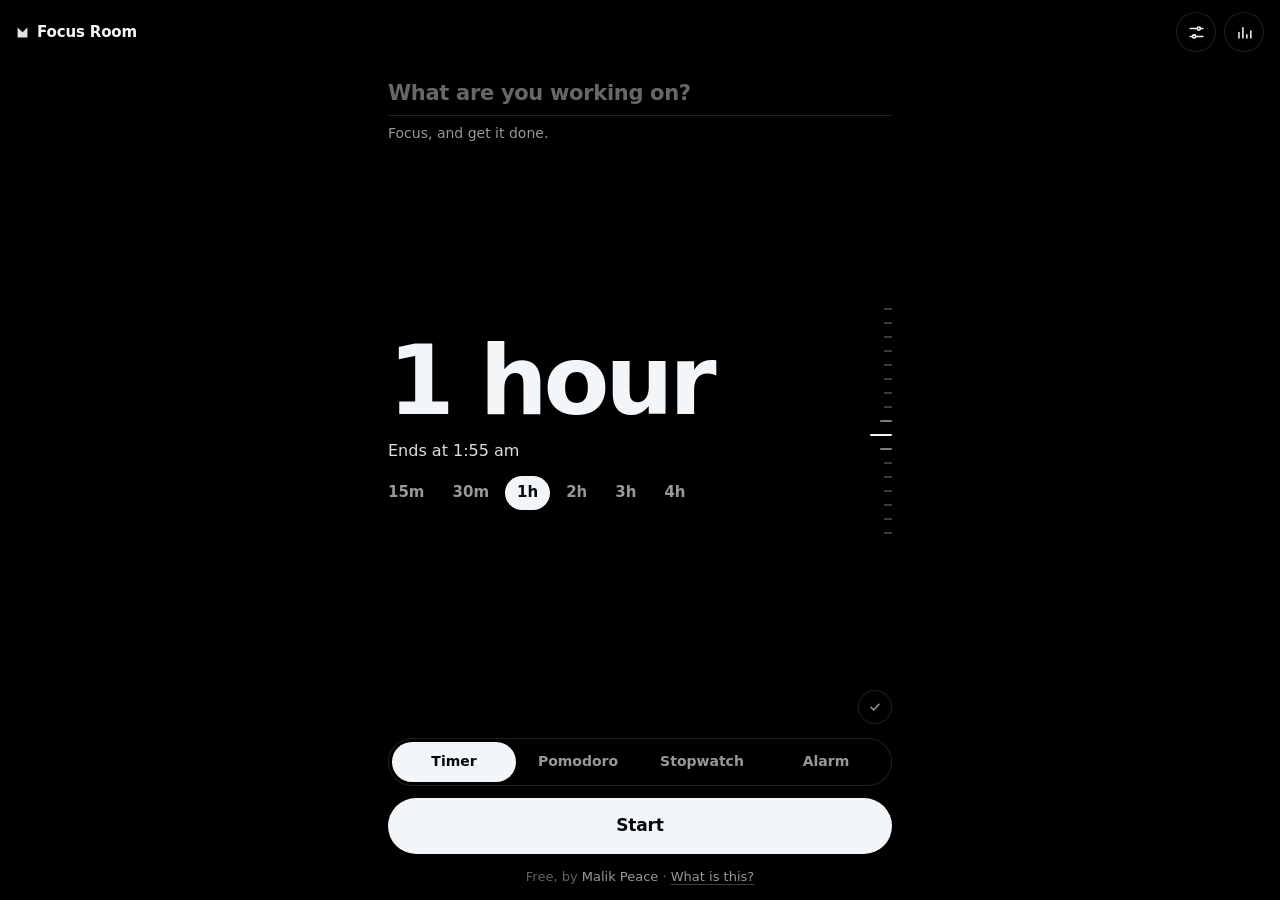
<file: focus/index.html>
<!doctype html>
<html lang="en">
<head>
<meta charset="utf-8">
<meta name="viewport" content="width=device-width, initial-scale=1, viewport-fit=cover">
<meta name="theme-color" content="#000000" id="themeC">
<script>try { if (localStorage.getItem('mp-theme') === 'light') { document.documentElement.classList.add('fb'); document.documentElement.setAttribute('data-theme', 'light'); document.getElementById('themeC').content = '#ffffff'; } } catch (e) {}</script>
<title>Focus Room</title>
<meta name="description" content="A free room for deep work. Say what you're working on, pick how long, and start. The room fills as the time passes.">
<!-- it lives at malikpeace.com/focus (Malik, 2026-10-24); the share card and icons ship beside this page -->
<link rel="canonical" href="https://malikpeace.com/focus/">
<meta property="og:type" content="website">
<meta property="og:site_name" content="Malik Peace">
<meta property="og:title" content="Focus Room">
<meta property="og:description" content="A free room for deep work. Pick how long and start. The room fills as the time passes.">
<meta property="og:url" content="https://malikpeace.com/focus/">
<meta property="og:image" content="https://malikpeace.com/focus/og.png">
<meta property="og:image:width" content="1200">
<meta property="og:image:height" content="630">
<meta name="twitter:card" content="summary_large_image">
<meta name="twitter:image" content="https://malikpeace.com/focus/og.png">
<link rel="icon" type="image/png" sizes="32x32" href="icon-32.png">
<link rel="apple-touch-icon" href="apple-touch-icon.png">
<link rel="manifest" href="manifest.webmanifest">
<meta name="apple-mobile-web-app-capable" content="yes">
<meta name="mobile-web-app-capable" content="yes">
<meta name="apple-mobile-web-app-title" content="Focus Room">
<meta name="apple-mobile-web-app-status-bar-style" content="black-translucent">
<style>
/* THE FOCUS ROOM, round 3 (Malik, 2026-10-20: "make the focus room kick ass... more simple and minimal... look at the
   deep work section inside Memento and use that as inspiration", and "a website people return to over time").
   It is Memento's Deep work, on the web, nearly verbatim:
   SETUP   what you're working on, the length (quick picks and the tick rail), up to five saved timers, the kind
           (Timer, Pomodoro, Stopwatch, Alarm), Start by the thumb.
   RUNNING the Fill: the black room fills from the bottom and the time rides the edge. Where the fill passes behind
           the numbers they turn over exactly (two copies, one clipped). Tap the time for left vs so far, tap anywhere
           else for Pause and End early.
   TIME'S UP the room is full, a soft chime until you touch it, hold anywhere: the green circle, "Deep work completed".
   The model is Memento's focus.ts: a session is timestamps, never a ticking counter, so a refresh or a closed tab
   loses nothing. What brings people back: their hours, a streak, saved timers, a session that survives a reload.
   Sound and zones live in one small sheet. Single theme on purpose: the room is black and the fill is white. */
:root{
  /* four channels carry every colour: ink (light text), on (dark text), w (light overlays), k (dark overlays).
     Flash bang mode swaps them, so the room is white, the text black, and the Fill rises black */
  --inkc:243,246,249; --onc:8,9,12; --wc:255,255,255; --kc:0,0,0; --hi:#fff;
  --bg:rgb(var(--kc)); --ink:rgb(var(--inkc)); --mid:rgba(var(--inkc),.62); --lo:rgba(var(--inkc),.4);
  --line:rgba(var(--wc),.12); --surf:rgba(var(--wc),.08); --surf2:rgba(var(--wc),.14);
  --fill:rgb(var(--inkc)); --on:rgb(var(--onc)); --on-mid:rgba(var(--onc),.62); --on-surf:rgba(var(--onc),.07);
  --green:#3fd94e;
  --font:-apple-system,BlinkMacSystemFont,"SF Pro Text","SF Pro Display",system-ui,"Helvetica Neue",Arial,sans-serif;
  --st:env(safe-area-inset-top,0px); --sb:env(safe-area-inset-bottom,0px); --sl:env(safe-area-inset-left,0px); --sr:env(safe-area-inset-right,0px);
  --out:cubic-bezier(.2,.7,.2,1);
  color-scheme:dark;
}
/* FLASH BANG MODE (Malik, 2026-10-25): "the background is white with black text and elements... whenever the timer is going
   up, instead it's like flipped... instead of it coming up as white, now it comes up as black". The same setting as the
   homepage's Flash bang mode (localStorage mp-theme, data-theme="light"), so it carries across malikpeace.com. */
html.fb{--inkc:8,9,12; --onc:243,246,249; --wc:0,0,0; --kc:255,255,255; --hi:#000; color-scheme:light}
html.fb .bgc{filter:invert(1) hue-rotate(180deg)}
*{box-sizing:border-box;margin:0;padding:0}
html,body{height:100%}
html{background:var(--bg);-webkit-text-size-adjust:100%;text-size-adjust:100%}
body{background:var(--bg);color:var(--ink);font-family:var(--font);font-size:16px;line-height:1.4;-webkit-font-smoothing:antialiased;overflow:hidden;overscroll-behavior:none;-webkit-tap-highlight-color:transparent}
button,input{font:inherit;color:inherit}
button{background:none;border:0;cursor:pointer}
a{color:inherit}
[hidden]{display:none!important}
:focus-visible{outline:2px solid currentColor;outline-offset:3px}
.tn{font-variant-numeric:tabular-nums}

/* ---------- the bar ---------- */
.bar{position:fixed;z-index:30;top:0;left:0;right:0;display:flex;align-items:center;gap:12px;padding:calc(var(--st) + 12px) calc(16px + var(--sr)) 0 calc(16px + var(--sl));pointer-events:none;color:var(--ink)}
.bar>*{pointer-events:auto}
.brand{display:flex;align-items:center;gap:8px;height:40px;font-size:15px;font-weight:600;letter-spacing:-.01em;white-space:nowrap}
.mk{width:13px;height:13px;flex:none;fill:currentColor}
.brand .mk{opacity:.92}
.crowd{margin-left:auto;display:flex;align-items:center;gap:7px;font-size:14px;color:var(--mid);white-space:nowrap}
.crowd i{width:6px;height:6px;border-radius:50%;background:var(--green)}
.crowd b{color:var(--ink);font-weight:600}
.bar-r{display:flex;gap:8px}
.crowd[hidden]+.bar-r{margin-left:auto}
.ib{position:relative;width:40px;height:40px;border-radius:50%;display:grid;place-items:center;background:transparent;box-shadow:inset 0 0 0 1px var(--line);transition:background-color .15s}
.ib:hover{background:var(--surf)}
.ib svg{width:19px;height:19px;stroke:currentColor;stroke-width:1.9;fill:none;stroke-linecap:round;stroke-linejoin:round}
.ib .dot{position:absolute;top:8px;right:8px;width:6px;height:6px;border-radius:50%;background:var(--green)}
/* outside setup the room can be black or white under the bar, so the bar turns over with it */
body:not(.v-setup) .bar{mix-blend-mode:difference;color:#fff}
body:not(.v-setup) .crowd i,body:not(.v-setup) .ib .dot{background:#fff}
body.v-run .bar,body.v-end .bar{opacity:0;transition:opacity .3s}
body.v-run:not(.peek) .bar>*,body.v-end .bar>*{pointer-events:none}
body.v-run.peek .bar{opacity:1}

.view{position:fixed;inset:0;z-index:1}
.bgc{position:fixed;inset:0;width:100%;height:100%;z-index:0;display:block;pointer-events:none}
/* on a phone the setup controls sit low, right where the scenes live: a dark floor behind them keeps both readable */
.bgscrim{position:fixed;left:0;right:0;bottom:0;height:46%;z-index:0;pointer-events:none;background:linear-gradient(to top,rgba(var(--kc),.94) 0,rgba(var(--kc),.82) 42%,rgba(var(--kc),0) 100%)}

/* ---------- SETUP ---------- */
#setup{display:flex;justify-content:center;align-items:center;overflow-y:auto}
.col{width:100%;max-width:560px;height:100%;max-height:900px;min-height:600px;display:flex;flex-direction:column;padding:calc(var(--st) + 80px) calc(28px + var(--sr)) calc(var(--sb) + 14px) calc(28px + var(--sl))}
.lbl input{width:100%;padding:0 0 8px;border:0;border-bottom:1px solid var(--line);background:none;font-size:21px;line-height:27px;font-weight:600;letter-spacing:-.015em;outline:none;border-radius:0}
.lbl input::placeholder{color:rgba(var(--inkc),.42)}
.lbl input:focus{border-bottom-color:rgba(var(--wc),.3)}
.note{margin-top:8px;min-height:20px;font-size:14px;color:var(--mid)}
.recent{display:flex;flex-wrap:wrap;gap:6px;margin-top:8px}
.recent button{height:30px;padding:0 12px;border-radius:15px;background:transparent;box-shadow:inset 0 0 0 1px var(--line);font-size:13.5px;font-weight:600;color:var(--mid);max-width:100%;overflow:hidden;text-overflow:ellipsis;white-space:nowrap}
.recent button:hover{color:var(--ink)}
.region{flex:1;min-height:200px;display:flex;align-items:center;gap:16px}
.val{flex:1;min-width:0}
.big{font-size:clamp(64px,8.4vw,96px);line-height:1.04;font-weight:600;letter-spacing:-.045em;font-variant-numeric:tabular-nums;white-space:nowrap}
.bigw{position:relative;display:inline-flex;align-items:center;gap:8px;max-width:100%}
.bigw .chev{display:none;flex:none;width:28px;height:28px;margin-top:6px;stroke:var(--mid);stroke-width:2.2;fill:none;stroke-linecap:round;stroke-linejoin:round;transition:stroke .15s}
.bigw input{display:none}
.bigw.pick .chev{display:block}
.bigw.pick input{display:block;position:absolute;inset:0;width:100%;height:100%;margin:0;padding:0;border:0;opacity:0;cursor:pointer;font-size:16px;color:transparent;background:none;-webkit-appearance:none;appearance:none}
.bigw.pick:hover .chev{stroke:var(--ink)}
/* tap a number to type it: the number steps aside and a field takes its exact place, with a thin line under what you type */
.bigw.timer .big,.pz,.sub .plong button:not(.px){cursor:text}
.editing{visibility:hidden}
.numedit{position:fixed;z-index:90;display:flex;align-items:baseline;gap:.22em;transform:translateY(-50%);color:var(--ink);font-variant-numeric:tabular-nums;white-space:nowrap;line-height:1.2;pointer-events:none}
.numedit input{pointer-events:auto;font:inherit;letter-spacing:inherit;color:inherit;background:none;border:0;border-radius:0;margin:0;padding:0;outline:none;caret-color:var(--ink);box-shadow:0 2px 0 var(--ink);text-align:left;-webkit-appearance:none;appearance:none}
.numedit input::selection{background:rgba(var(--wc),.28)}
.numedit span{color:var(--ink)}
.numedit .mir{position:absolute;left:0;top:0;visibility:hidden;white-space:pre}
.sub2{margin-top:2px;color:var(--mid);font-size:15px}
/* Pomodoro: focus, break, rounds side by side. The picked one is bold and full, the rest step back; the rail moves it. */
.pomo{--pzs:clamp(52px,7.4vw,88px);display:flex;align-items:flex-end;gap:calc(var(--pzs) * .42);max-width:100%}
.pz{display:grid;gap:6px;padding:0;text-align:left;opacity:.32;transition:opacity .2s var(--out)}
.pz:hover{opacity:.55}
.pz.on,.pz.on:hover{opacity:1}
.pv{display:flex;align-items:baseline;gap:5px;white-space:nowrap}
.pv b{font-size:var(--pzs);line-height:1;font-weight:600;letter-spacing:-.045em}
.pz:not(.on) .pv b{font-weight:500}
.pv i{font-style:normal;font-size:max(14px,calc(var(--pzs) * .25));font-weight:600}
.pl{font-size:15px;color:var(--mid)}
.pz.on .pl{color:var(--ink)}
.plong{font-size:15px;line-height:22px;color:var(--mid)}
.plong .nw{white-space:nowrap}
.sub .plong button{color:var(--mid);font-weight:600;padding:2px 0;white-space:nowrap;transition:color .15s}
.sub .plong button:hover,.sub .plong button.on{color:var(--ink)}
.sub .plong button.on{text-decoration:underline;text-decoration-thickness:1.5px;text-underline-offset:4px}
.plong .px{margin-left:6px;width:22px;height:22px;border-radius:50%;display:inline-grid;place-items:center;vertical-align:-5px;text-decoration:none}
.plong .px svg{width:12px;height:12px;stroke:currentColor;stroke-width:2.2;fill:none;stroke-linecap:round}
.qin{align-self:center;padding:0 4px 0 12px;font-size:15px;color:var(--mid)}
.sub{margin-top:8px;font-size:16px;line-height:22px;color:rgba(var(--inkc),.9)}
.sub button{font-weight:600;color:var(--ink);padding:2px 0}
.sub .sep{color:var(--mid)}
.quick{display:flex;gap:4px;margin:14px 0 0 -12px}
.quick button{height:34px;padding:0 12px;border-radius:17px;font-size:15px;font-weight:600;color:rgba(var(--inkc),.62);transition:background-color .15s,color .15s}
.quick button[aria-pressed=true]{background:var(--ink);color:var(--on)}
.quick button:hover{color:var(--ink)}
/* the tick rail: drag it, scroll on it, or use the arrow keys */
.rail{flex:none;width:48px;height:min(300px,40vh);display:flex;flex-direction:column;justify-content:center;align-items:flex-end;touch-action:none;cursor:ns-resize;outline-offset:6px;border-radius:14px}
.rail i{display:block;flex:none;height:2px;width:8px;border-radius:1px;background:rgba(var(--inkc),.26);transition:width .15s var(--out),background-color .15s}
.rail i.near{width:12px;background:rgba(var(--inkc),.5)}
.rail i.on{width:22px;background:var(--ink)}
.chipsrow{display:flex;align-items:center;gap:8px;margin-bottom:14px}
.chips{flex:1;min-width:0;display:flex;gap:8px;overflow-x:auto;scrollbar-width:none;margin:0 0 0 -28px;padding:2px 0 2px 28px}
/* save this timer: a small check, hollow until it's saved, filled once it is; tap again to unsave (Malik, 2026-10-25:
   "make that smaller or just move it out the way... a very simple check mark") */
.savek{flex:none;margin-left:auto;width:34px;height:34px;border-radius:50%;display:grid;place-items:center;color:var(--mid);box-shadow:inset 0 0 0 1px var(--line)}
.savek svg{width:16px;height:16px;fill:none;stroke:currentColor;stroke-width:2.2;stroke-linecap:round;stroke-linejoin:round}
.savek:hover{color:var(--ink)}
.savek[aria-pressed=true]{background:var(--ink);color:var(--on);box-shadow:none}
.savek:disabled{opacity:.35;cursor:default}
.chips::-webkit-scrollbar{display:none}
.chip{position:relative;flex:none;height:36px;padding:0 14px;border-radius:18px;background:transparent;box-shadow:inset 0 0 0 1px var(--line);font-size:14px;font-weight:600;white-space:nowrap;display:flex;align-items:center;user-select:none;-webkit-user-select:none}
.chip .x{display:none;margin:0 -6px 0 6px;width:20px;height:20px;border-radius:50%;place-items:center;color:var(--mid)}
.chip .x svg{width:12px;height:12px;stroke:currentColor;stroke-width:2.2;fill:none;stroke-linecap:round}
@media (hover:hover){.chip:hover .x{display:grid}}
.kinds{position:relative;display:grid;grid-template-columns:repeat(4,1fr);padding:4px;border-radius:999px;background:transparent;box-shadow:inset 0 0 0 1px var(--line)}
.kinds .thumb{position:absolute;top:4px;bottom:4px;left:4px;width:calc((100% - 8px) / 4);border-radius:999px;background:var(--ink);box-shadow:none;transition:transform .25s var(--out)}
.kinds button{position:relative;z-index:1;height:40px;font-size:14px;font-weight:600;color:var(--mid);transition:color .15s}
.kinds button[aria-selected=true]{color:var(--on)}
.start{margin-top:12px;height:56px;border-radius:999px;background:var(--ink);color:var(--on);font-size:17px;font-weight:600;letter-spacing:-.01em;transition:transform .15s var(--out),background-color .15s}
.start:hover{background:var(--hi)}
.start:active{transform:scale(.985)}
.foot{margin-top:14px;text-align:center;font-size:13px;color:var(--lo)}
.foot a,.foot button{color:var(--mid);text-decoration:underline;text-decoration-color:rgba(var(--wc),.25);text-underline-offset:3px}
.foot .mockl{text-decoration-style:dashed}
/* his name is never underlined (Malik, 2026-10-25); it just goes home */
.foot a{text-decoration:none;color:var(--mid);transition:color .2s var(--out)}
.foot a:hover{color:var(--ink)}
.brand{-webkit-touch-callout:none;-webkit-user-select:none;user-select:none}
/* phones that haven't added it yet: one quiet line, once they've finished a session */
.a2hs{margin-top:14px;display:flex;align-items:center;justify-content:center;gap:10px;font-size:13.5px;color:var(--mid);text-align:center}
.a2hs span{min-width:0}
.a2hs b{font-weight:600;color:var(--ink)}
.a2hs button{color:var(--ink);text-decoration:underline;text-decoration-color:rgba(var(--wc),.3);text-underline-offset:3px}
.a2hs .x{width:28px;height:28px;border-radius:50%;display:grid;place-items:center;text-decoration:none;color:var(--lo)}
.a2hs .x svg{width:14px;height:14px;fill:none;stroke:currentColor;stroke-width:2;stroke-linecap:round}
.steps{display:grid;gap:10px;margin:2px 0 0;padding:0;list-style:none;counter-reset:st}
.steps li{display:flex;gap:12px;align-items:baseline;font-size:15.5px;line-height:1.4}
.steps li::before{counter-increment:st;content:counter(st);flex:none;width:24px;height:24px;border-radius:50%;background:transparent;box-shadow:inset 0 0 0 1px var(--line);display:grid;place-items:center;font-size:13px;font-weight:700;line-height:1;transform:translateY(-1px)}
.steps svg{width:15px;height:15px;vertical-align:-2px;fill:none;stroke:currentColor;stroke-width:2;stroke-linecap:round;stroke-linejoin:round}

/* ---------- RUNNING: the Fill ---------- */
#run{cursor:pointer;user-select:none;-webkit-user-select:none}
.layer{position:absolute;inset:0;overflow:hidden}
.layer.base{background:transparent;color:var(--ink)}
.layer.fill{background:var(--fill);color:var(--on);clip-path:inset(100% 0 0 0);pointer-events:none;transition:clip-path .4s linear}
.shot .layer.fill{transition:none}
.rw{position:absolute;inset:0;max-width:560px;margin:0 auto}
.ride{position:absolute;left:calc(28px + var(--sl));right:calc(28px + var(--sr));bottom:0;transition:bottom .4s linear}
.time{display:inline-flex;align-items:baseline;gap:10px;padding:0;color:inherit;text-align:left}
.time .t{font-size:clamp(56px,9vw,120px);line-height:1;font-weight:600;letter-spacing:-.045em;font-variant-numeric:tabular-nums}
.time .w{font-size:17px;font-weight:600}
.rsub{margin-top:8px;font-size:16px;line-height:22px;opacity:.92;max-width:36ch;display:-webkit-box;-webkit-line-clamp:2;-webkit-box-orient:vertical;overflow:hidden}
.ctl{position:absolute;z-index:5;left:0;right:0;bottom:0;padding:0 20px calc(var(--sb) + 16px);display:flex;flex-direction:column;align-items:center;gap:6px;opacity:0;pointer-events:none;transition:opacity .2s ease-in}
.ctl.on{opacity:1;pointer-events:auto;transition:opacity .24s var(--out)}
.ctl>div{width:min(100%,504px);display:flex;flex-direction:column;align-items:center;gap:6px}
.cta{width:100%;height:56px;border-radius:999px;background:var(--ink);color:var(--on);font-size:17px;font-weight:600;transition:background-color .2s,color .2s}
.ghost{min-height:48px;padding:0 16px;font-size:16px;color:rgba(var(--inkc),.7);transition:color .2s}
.ctl-row{display:flex;gap:8px;justify-content:center}
.ask{font-size:15px;line-height:21px;text-align:center;margin-bottom:6px;color:rgba(var(--inkc),.92);transition:color .2s}
/* each control takes the ink of what is behind it: the fill or the room */
.onfill.cta{background:var(--on);color:var(--ink)}
.onfill.ghost{color:rgba(var(--onc),.7)}
.onfill.ask{color:rgba(var(--onc),.92)}

/* ---------- TIME'S UP: hold anywhere ---------- */
#end{background:var(--fill);color:var(--on);cursor:pointer;user-select:none;-webkit-user-select:none;touch-action:none}
.endc{position:absolute;inset:0;max-width:560px;margin:0 auto;padding:0 calc(28px + var(--sr)) 60px calc(28px + var(--sl));display:flex;flex-direction:column;justify-content:center;pointer-events:none}
.bigE{font-size:clamp(64px,9vw,120px);line-height:1.02;font-weight:600;letter-spacing:-.045em;font-variant-numeric:tabular-nums}
.lineE{margin-top:12px;font-size:20px;line-height:27px;font-weight:600}
.orb{position:absolute;inset:0;background:var(--green);color:#08130a;clip-path:circle(0px at 50% 50%);pointer-events:none}
.pill{position:absolute;left:50%;bottom:calc(var(--sb) + 52px);transform:translateX(-50%);height:40px;padding:0 18px;border-radius:20px;background:var(--on-surf);display:flex;align-items:center;gap:9px;font-size:14.5px;font-weight:600;white-space:nowrap;pointer-events:none;transition:opacity .2s}
.pill i{width:6px;height:6px;border-radius:50%;background:currentColor}

/* ---------- DONE ---------- */
#done{background:var(--fill);color:var(--on);overflow-y:auto}
.flash{position:fixed;inset:0;z-index:2;background:var(--green);pointer-events:none;opacity:0}
.flash.go{animation:flash .65s cubic-bezier(.25,.46,.45,.94) .38s both}
@keyframes flash{from{opacity:1}to{opacity:0}}
.donec{position:relative;min-height:100%;max-width:560px;margin:0 auto;padding:calc(var(--st) + 84px) calc(28px + var(--sr)) calc(var(--sb) + 20px) calc(28px + var(--sl));display:flex;flex-direction:column}
.dmid{flex:1;display:flex;flex-direction:column;justify-content:center;padding-bottom:12px}
.hang{margin-top:10px;font-size:14px;color:var(--on-mid)}
.stats{margin-top:34px;display:grid;grid-template-columns:repeat(3,minmax(0,1fr));gap:10px}
.stats div{display:grid;gap:2px}
.stats b{font-size:22px;letter-spacing:-.02em;font-variant-numeric:tabular-nums}
.stats span{font-size:13px;color:var(--on-mid)}
.days{margin-top:18px;display:flex;gap:8px;align-items:flex-end}
.days div{display:grid;justify-items:center;gap:6px;font-size:12px;color:var(--on-mid)}
.days i{width:14px;height:14px;border-radius:50%;box-shadow:inset 0 0 0 1.5px rgba(var(--onc),.22)}
.days i.on{background:var(--on);box-shadow:none}
.days .today span{color:var(--on);font-weight:700}
.ms{margin-top:16px;font-size:16px;font-weight:600}
.pingl{margin-top:14px;font-size:14px;color:var(--on-mid)}
.pingl button{color:var(--on);font-weight:600;text-decoration:underline;text-underline-offset:3px;text-decoration-color:rgba(var(--onc),.3)}
.dacts{display:flex;flex-direction:column;align-items:center;gap:4px}
.dacts .cta{background:var(--on);color:var(--ink);max-width:504px}
.dacts .ghost{color:rgba(var(--onc),.7)}
.dmail{margin-top:22px;width:100%;max-width:504px;align-self:center}
.dmail label{display:block;font-size:13.5px;color:var(--on-mid);margin-bottom:6px}
.dm-row{display:flex;align-items:center;border-bottom:1px solid rgba(var(--onc),.18);transition:border-color .15s}
.dm-row:focus-within{border-bottom-color:rgba(var(--onc),.5)}
.dm-row input{flex:1;min-width:0;height:44px;border:0;background:none;color:var(--on);font-size:16px;outline:none}
.dm-row input::placeholder{color:rgba(var(--onc),.4)}
.dm-row button{width:40px;height:40px;flex:none;display:grid;place-items:center;border-radius:50%;color:var(--on)}
.dm-row button:hover{background:var(--on-surf)}
.dm-row svg{width:18px;height:18px;stroke:currentColor;stroke-width:2;fill:none;stroke-linecap:round;stroke-linejoin:round}
.dm-ok{margin-top:22px;text-align:center;font-size:14px;color:var(--on-mid)}
.dmem{margin-top:18px;text-align:center;font-size:13px;color:var(--on-mid)}
.dmem .mk{width:10px;height:10px;margin-right:4px;vertical-align:-1px;opacity:.7}
.dmem button{color:var(--on);text-decoration:underline;text-underline-offset:3px;text-decoration-color:rgba(var(--onc),.3)}

/* ---------- sheets ---------- */
.scrim{position:fixed;inset:0;z-index:60;background:rgba(var(--kc),.55);-webkit-backdrop-filter:blur(6px);backdrop-filter:blur(6px)}
.sheet{position:fixed;z-index:61;left:0;right:0;bottom:0;max-height:calc(100% - var(--st) - 24px);overflow:auto;padding:22px calc(20px + var(--sr)) calc(var(--sb) + 22px) calc(20px + var(--sl));border-radius:22px 22px 0 0;background:rgba(var(--kc),.96);-webkit-backdrop-filter:blur(24px);backdrop-filter:blur(24px);box-shadow:inset 0 0 0 1px rgba(var(--wc),.16),0 -20px 60px rgba(var(--kc),.6);color:var(--ink);animation:up .26s var(--out) both}
@keyframes up{from{transform:translateY(36px);opacity:0}}
@media (min-width:760px){.sheet{left:50%;right:auto;top:50%;bottom:auto;width:min(520px,calc(100vw - 48px));transform:translate(-50%,-50%);border-radius:22px;padding:26px;animation:pop .22s var(--out) both}@keyframes pop{from{transform:translate(-50%,calc(-50% + 12px)) scale(.98);opacity:0}}}
.sh-top{display:flex;align-items:center;justify-content:space-between;gap:12px;margin-bottom:16px}
.sh-top h2{font-size:22px;line-height:1.15;letter-spacing:-.02em;font-weight:600}
.sh-sec+.sh-sec{margin-top:22px}
.sh-l{display:block;font-size:14px;font-weight:600;color:var(--mid);margin-bottom:8px}
.seg{display:grid;grid-auto-flow:column;grid-auto-columns:1fr;gap:2px;padding:3px;border-radius:14px;background:transparent;box-shadow:inset 0 0 0 1px var(--line)}
.seg button{min-height:44px;padding:4px 2px;border-radius:11px;font-size:14px;font-weight:600;color:var(--mid);display:grid;place-content:center;line-height:1.15;transition:background-color .15s,color .15s}
.seg button small{display:block;font-size:11px;font-weight:600;opacity:.7}
.seg button[aria-pressed=true]{background:var(--ink);color:var(--on)}
.sh-note{margin-top:8px;font-size:13px;line-height:1.45;color:var(--mid)}
.slr{display:grid;grid-template-columns:72px minmax(0,1fr) 64px;align-items:center;gap:10px}
.slr+.slr{margin-top:2px}
.slr span{font-size:14px;font-weight:600;color:var(--mid)}
.slr output{text-align:right;white-space:nowrap;font-size:14px;font-weight:600;color:var(--mid);cursor:text}
.slr output:hover{color:var(--ink)}
.hz{margin-top:10px}
.hz output{color:var(--ink)}
.hz.off output{color:var(--lo)}
.sh-lrow{display:flex;align-items:center;justify-content:space-between;gap:12px;margin-bottom:8px}
.sh-lrow .sh-l{margin:0}
/* the preview: sound only when asked for, never just for opening the sheet (Malik, 2026-10-25) */
.alist{display:grid;grid-template-columns:repeat(2,minmax(0,1fr));gap:6px}
.alist button{height:44px;border-radius:12px;box-shadow:inset 0 0 0 1px var(--line);display:flex;align-items:center;justify-content:space-between;gap:8px;padding:0 12px;font-size:14px;font-weight:600;color:var(--mid);transition:background-color .15s,color .15s}
.alist button svg{width:13px;height:13px;fill:currentColor;opacity:.75;flex:none}
.alist button[aria-pressed=true]{background:var(--ink);color:var(--on);box-shadow:none}
.prev{margin-top:12px;width:100%;height:44px;border-radius:999px;display:flex;align-items:center;justify-content:center;gap:8px;font-size:15px;font-weight:600;box-shadow:inset 0 0 0 1px var(--line);transition:background-color .15s,color .15s}
.prev svg{width:16px;height:16px;fill:currentColor}
.prev .ps{display:none}
.prev[aria-pressed=true]{background:var(--ink);color:var(--on);box-shadow:none}
.prev[aria-pressed=true] .ps{display:block}.prev[aria-pressed=true] .pi{display:none}
.prev:disabled{opacity:.35;cursor:default}
.lnk{display:inline-flex;align-items:center;gap:6px;height:32px;padding:0 12px;border-radius:16px;background:transparent;box-shadow:inset 0 0 0 1px var(--line);font-size:13px;font-weight:600;color:var(--mid);transition:background-color .15s,color .15s}
.lnk[aria-pressed=true]{background:var(--ink);color:var(--on)}
.lnk svg{width:14px;height:14px;stroke:currentColor;stroke-width:2;fill:none;stroke-linecap:round;stroke-linejoin:round}
.vol{display:flex;align-items:center;gap:12px;margin-top:4px}
.vol svg{width:18px;height:18px;flex:none;stroke:var(--mid);stroke-width:1.9;fill:none;stroke-linecap:round;stroke-linejoin:round}
input[type=range]{-webkit-appearance:none;appearance:none;flex:1;height:36px;background:transparent;cursor:pointer;--p:60%}
input[type=range]::-webkit-slider-runnable-track{height:4px;border-radius:2px;background:linear-gradient(to right,var(--ink) 0,var(--ink) var(--p),rgba(var(--wc),.16) var(--p))}
input[type=range]::-webkit-slider-thumb{-webkit-appearance:none;width:22px;height:22px;margin-top:-9px;border-radius:50%;background:var(--hi);box-shadow:0 2px 8px rgba(var(--kc),.5)}
input[type=range]::-moz-range-track{height:4px;border-radius:2px;background:rgba(var(--wc),.16)}
input[type=range]::-moz-range-progress{height:4px;border-radius:2px;background:var(--ink)}
input[type=range]::-moz-range-thumb{width:22px;height:22px;border:0;border-radius:50%;background:var(--hi)}
.rstats{display:grid;grid-template-columns:repeat(3,minmax(0,1fr));gap:10px}
.rstats div{display:grid;gap:2px}
.rstats b{font-size:24px;letter-spacing:-.02em;font-variant-numeric:tabular-nums}
.rstats span{font-size:13px;color:var(--mid)}
.streak{margin-top:14px;font-size:15px;font-weight:600}
.grid{margin-top:16px;display:grid;grid-auto-flow:column;grid-template-rows:repeat(7,14px);grid-auto-columns:14px;gap:4px}
.grid i{border-radius:4px;background:rgba(var(--wc),.07)}
.grid i.l1{background:rgba(var(--inkc),.28)}.grid i.l2{background:rgba(var(--inkc),.5)}.grid i.l3{background:rgba(var(--inkc),.75)}.grid i.l4{background:var(--ink)}
.grid i.today{box-shadow:0 0 0 1.5px var(--green)}
.gcap{margin-top:8px;font-size:12.5px;color:var(--lo)}
.list{margin-top:6px;display:grid}
.enjoy{margin-top:26px;padding-top:20px;box-shadow:inset 0 1px 0 var(--line)}
.ej{font-size:15px;line-height:1.45;color:var(--mid)}
.ml{display:inline-flex;align-items:center;gap:8px;margin-top:12px;height:40px;padding:0 16px;border-radius:999px;box-shadow:inset 0 0 0 1px var(--line);font-size:15px;font-weight:600;color:var(--ink);text-decoration:none;transition:background-color .15s}
.ml:hover{background:var(--surf)}
.ml .mk{width:11px;height:11px;fill:currentColor}
.ml .ar{width:14px;height:14px;fill:none;stroke:currentColor;stroke-width:2;stroke-linecap:round;stroke-linejoin:round;opacity:.7}
.enjoy .mail{margin-top:12px}
.enjoy .mail input{height:40px}
.enjoy .mail button{height:40px;padding:0 16px;background:transparent;color:var(--ink);box-shadow:inset 0 0 0 1px var(--line)}
#recBody .sh-sec,#recBody+.sh-sec{margin-top:24px}
.list div{display:grid;grid-template-columns:1fr auto;gap:2px 12px;padding:11px 0;box-shadow:inset 0 -1px 0 var(--line)}
.list div:last-child{box-shadow:none}
.list b{font-size:15px;font-weight:600;overflow:hidden;text-overflow:ellipsis;white-space:nowrap;min-width:0}
.list span{font-size:13px;color:var(--mid)}
.list em{grid-row:1/span 2;grid-column:2;align-self:center;font-style:normal;font-size:15px;font-weight:600;font-variant-numeric:tabular-nums}
.empty{font-size:15px;color:var(--mid);line-height:1.5}
.mail{display:flex;gap:8px;margin-top:8px}
.mail input{flex:1;min-width:0;height:48px;padding:0 16px;border:0;border-radius:999px;background:transparent;box-shadow:inset 0 0 0 1px var(--line);font-size:16px;outline:none}
.mail input::placeholder{color:rgba(var(--inkc),.42)}
.mail button{height:48px;padding:0 20px;border-radius:999px;background:var(--ink);color:var(--on);font-weight:600;font-size:15px}
.fine{margin-top:8px;font-size:13px;line-height:1.45;color:var(--lo)}
.about p{font-size:16px;line-height:1.55;color:rgba(var(--inkc),.86)}
.about p+p{margin-top:12px}
.about .cta{margin-top:20px}
/* More free tools: the other tools on malikpeace.com, each a quiet box */
.more{margin-top:26px;padding-top:20px;box-shadow:inset 0 1px 0 var(--line);display:grid;gap:8px}
.more .sh-l{margin-bottom:2px}
.mt{display:grid;gap:2px;padding:12px 16px;border-radius:14px;box-shadow:inset 0 0 0 1px var(--line);text-decoration:none;color:var(--ink);transition:background-color .2s var(--out),transform .2s var(--out)}
.mt:hover{background:var(--surf)}
.mt:active{transform:scale(.98);transition-duration:.08s}
.mt b{font-size:15px;font-weight:600}
.mt span{font-size:13.5px;color:var(--mid)}
.mockl-list{display:grid;gap:8px}
.mockl-list button{height:46px;border-radius:12px;background:transparent;box-shadow:inset 0 0 0 1px var(--line);font-weight:600;font-size:15px;text-align:left;padding:0 14px}
.mockl-list button:hover{background:rgba(var(--wc),.12)}

.toast{position:fixed;z-index:80;left:50%;bottom:calc(var(--sb) + 24px);transform:translate(-50%,10px);max-width:calc(100vw - 40px);padding:12px 18px;border-radius:999px;background:var(--bg);box-shadow:inset 0 0 0 1px rgba(var(--wc),.2);color:var(--ink);font-size:15px;opacity:0;pointer-events:none;transition:opacity .2s var(--out),transform .2s var(--out)}
.toast.show{opacity:1;transform:translate(-50%,0)}
/* ---------- motion (Malik 2026-10-25: "swiping, tapping, change etc, has a nice responsive look and feel"). Every tap
   answers: a quick press-in (80ms) and an ease-out return (200ms). Changes glide, nothing loops, Reduce Motion stills it all. */
.ib,.savek,.quick button,.recent button,.chip,.kinds button,.start,.cta,.ghost,.seg button,.alist button,.prev,.lnk,.ml,.mail button,.mockl-list button,.dm-row button,.pz,.plong .px,.a2hs .x,.sh-top .ib{transition-property:transform,background-color,color,box-shadow,opacity;transition-duration:.2s;transition-timing-function:var(--out)}
.ib:active,.savek:active:not(:disabled),.quick button:active,.recent button:active,.chip:active,.kinds button:active,.seg button:active,.alist button:active,.lnk:active,.ml:active,.mail button:active,.mockl-list button:active,.dm-row button:active,.plong .px:active,.a2hs .x:active{transform:scale(.94);transition-duration:.08s}
.start:active,.cta:active,.prev:active:not(:disabled),.pz:active{transform:scale(.97);transition-duration:.08s}
.ghost:active{opacity:.55;transition-duration:.08s}
.time{transition:transform .2s var(--out)}
.time:active{transform:scale(.98);transition-duration:.08s}
.scrim{animation:fade .24s var(--out) both}
@keyframes fade{from{opacity:0}}
.numedit{animation:fade .14s var(--out)}
/* phones: a grabber says the sheet can be pulled down to close */
@media (max-width:759px){.sheet::before{content:"";position:absolute;top:8px;left:50%;width:36px;height:5px;margin-left:-18px;border-radius:3px;background:rgba(var(--wc),.22)}}
.rail.drag i{background:rgba(var(--inkc),.4)}
.rail.drag i.near{background:rgba(var(--inkc),.7)}
.rail.drag i.on{width:28px}
input[type=range]::-webkit-slider-thumb{transition:transform .15s var(--out)}
input[type=range]:active::-webkit-slider-thumb{transform:scale(1.15)}
.ctl>div{transform:translateY(10px);transition:transform .2s ease-in}
.ctl.on>div{transform:none;transition:transform .28s var(--out)}
@media (prefers-reduced-motion:reduce){*,*::before,*::after{animation-duration:.001ms!important;transition-duration:.001ms!important}}
@media (max-width:380px){.brand span{display:none}}
@media (max-height:700px){.col{padding-top:calc(var(--st) + 68px)}.big{font-size:60px}}
</style>
<script src="/assets/stats.js?v=2" async></script>
</head>
<body class="v-setup">
<canvas class="bgc" id="bgc" aria-hidden="true" hidden></canvas>
<div class="bgscrim" id="bgScrim" aria-hidden="true" hidden></div>

<header class="bar" id="bar">
  <button class="brand" type="button" id="bBrand" aria-label="Focus Room. What is this?"><svg class="mk" viewBox="0 0 512 512" aria-hidden="true"><path d="M62 55l194 194L450 55v402H62z"/></svg><span>Focus Room</span></button>
  <span class="crowd" id="crowd" title="People in the room right now" hidden><i></i><b class="tn" id="crowdN">1,284</b> focusing</span>
  <div class="bar-r">
    <button class="ib" type="button" id="bSound" aria-label="Settings"><svg viewBox="0 0 24 24"><path d="M4 7h9M17 7h3M4 17h3M11 17h9"/><circle cx="15" cy="7" r="2"/><circle cx="9" cy="17" r="2"/></svg><i class="dot" id="sndDot" hidden></i></button>
    <button class="ib" type="button" id="bRec" aria-label="Your hours"><svg viewBox="0 0 24 24"><path d="M5 19v-7M10 19V6M15 19v-4M20 19V10"/></svg></button>
  </div>
</header>

<!-- SETUP -->
<main class="view" id="setup">
  <div class="col">
    <div class="lbl">
      <input id="label" type="text" maxlength="120" placeholder="What are you working on?" autocomplete="off" aria-label="What are you working on?">
      <p class="note" id="note"></p>
      <div class="recent" id="recent" aria-label="Recent"></div>
    </div>
    <div class="region">
      <div class="val">
        <div class="bigw" id="bigWrap"><div class="big" id="big" aria-live="polite">1 hour</div><svg class="chev" viewBox="0 0 24 24" aria-hidden="true"><path d="M6 9l6 6 6-6"/></svg><input type="time" id="atime" step="60" aria-label="Pick the alarm time"></div>
        <div class="pomo" id="pomo" role="group" aria-label="Pomodoro" hidden>
          <button type="button" class="pz" data-p="focus"><span class="pv"><b class="tn"></b><i>min</i></span><span class="pl">focus</span></button>
          <button type="button" class="pz" data-p="brk"><span class="pv"><b class="tn"></b><i>min</i></span><span class="pl">break</span></button>
          <button type="button" class="pz" data-p="rounds"><span class="pv"><b class="tn"></b></span><span class="pl">rounds</span></button>
        </div>
        <div class="sub" id="sub"></div>
        <div class="quick" id="quick" role="group" aria-label="Quick lengths"></div>
      </div>
      <div class="rail" id="rail" role="slider" tabindex="0" aria-label="Length" aria-orientation="vertical"></div>
    </div>
    <div class="chipsrow"><div class="chips" id="chips"></div><button type="button" class="savek" id="savek" aria-pressed="false"><svg viewBox="0 0 24 24" aria-hidden="true"><path d="M6 12.5l4 4L18 8"/></svg></button></div>
    <div class="kinds" id="kinds" role="tablist" aria-label="Kind of timer"><span class="thumb" id="thumb"></span></div>
    <button class="start" type="button" id="start">Start</button>
    <p class="a2hs" id="a2hs" hidden><span><b>Add it to your Home Screen</b> so it opens like an app.</span><button type="button" id="bA2hs">How</button><button type="button" class="x" id="xA2hs" aria-label="Not now"><svg viewBox="0 0 24 24"><path d="M6 6l12 12M18 6 6 18"/></svg></button></p>
    <p class="foot">Free, by <a href="https://malikpeace.com/" target="_blank" rel="noopener">Malik Peace</a> · <button type="button" id="bAbout">What is this?</button><span id="mockWrap" hidden> · <button type="button" class="mockl" id="bMock">Preview states</button></span></p>
  </div>
</main>

<!-- RUNNING -->
<section class="view" id="run" hidden aria-label="Deep work running">
  <div class="layer base"><div class="rw"><div class="ride" data-ride><button class="time" type="button" data-time aria-label="Switch between time left and time so far"><span class="t">0:00</span><span class="w">left</span></button><p class="rsub"></p></div></div></div>
  <div class="layer fill" id="fillL" aria-hidden="true"><div class="rw"><div class="ride" data-ride><span class="time"><span class="t">0:00</span><span class="w">left</span></span><p class="rsub"></p></div></div></div>
  <div class="ctl" id="ctl">
    <div id="ctlMain"><button class="cta" type="button" id="bPause">Pause</button><div class="ctl-row"><button class="ghost" type="button" id="bEnd">End early</button><button class="ghost" type="button" id="bSnd2">Sound</button></div></div>
    <div id="ctlAsk" hidden><p class="ask" id="askT"></p><button class="cta" type="button" id="bEndYes"></button><button class="ghost" type="button" id="bKeep">Keep going</button></div>
  </div>
</section>

<!-- TIME'S UP -->
<section class="view" id="end" hidden aria-label="Time's up">
  <div class="endc"><div class="bigE" id="eBig">1 hour</div><div class="lineE" id="eLine">Time's up.</div></div>
  <div class="orb" id="orb" aria-hidden="true"><div class="endc"><div class="bigE" id="oBig">1 hour</div><div class="lineE">Deep work completed</div></div></div>
  <div class="pill" id="pill"><i></i><span id="pillT">Hold anywhere to complete</span></div>
</section>

<!-- DONE -->
<section class="view" id="done" hidden aria-label="Done">
  <div class="flash" id="flash"></div>
  <div class="donec">
    <div class="dmid">
      <div class="bigE" id="dBig">1 hour</div>
      <div class="lineE" id="dLine">Deep work completed</div>
      <p class="hang" id="dHang"></p>
      <div class="stats" id="dStats"></div>
      <div class="days" id="dDays" aria-label="The last 7 days"></div>
      <p class="ms" id="dMs" hidden></p>
      <p class="pingl" id="dPing" hidden>Want a ping next time, even in another tab? <button type="button" id="bPing">Turn it on</button></p>
    </div>
    <div class="dacts">
      <button class="cta" type="button" id="bBack">Back to the room</button>
    </div>
    <form class="dmail" id="dmail" novalidate>
      <label for="dEmail">Enjoying this? Join my email list.</label>
      <div class="bh-plate always"><div class="bh" data-bh="447ba0b0-3c24-46a6-a0a2-df8cce5273c4"></div></div>
    </form>
    <p class="dm-ok" id="dmOk" hidden></p>
    <p class="dmem"><svg class="mk" viewBox="0 0 512 512" aria-hidden="true"><path d="M62 55l194 194L450 55v402H62z"/></svg> On your phone, Memento's Deep work also blocks the apps you pick. <button type="button" id="bMem">See how</button></p>
  </div>
</section>

<!-- SHEETS -->
<div class="scrim" id="scrim" hidden></div>
<section class="sheet" id="shSound" role="dialog" aria-modal="true" aria-labelledby="hSound" hidden>
  <div class="sh-top"><h2 id="hSound">Settings</h2><button class="ib" type="button" data-close aria-label="Close"><svg viewBox="0 0 24 24"><path d="M6 6l12 12M18 6 6 18"/></svg></button></div>
  <div class="sh-sec"><span class="sh-l">Background</span>
    <div class="seg" id="bgs"><button type="button" data-b="black">Black</button><button type="button" data-b="stars">Stars</button></div>
  </div>
  <div class="sh-sec"><span class="sh-l">Flash bang mode</span>
    <div class="seg" id="fbSeg"><button type="button" data-f="0">Off</button><button type="button" data-f="1">On</button></div>
  </div>
  <div class="sh-sec"><span class="sh-l">Ambience</span>
    <div class="seg" id="sounds"><button type="button" data-v="off">Off</button><button type="button" data-v="brown">Brown<small>noise</small></button><button type="button" data-v="pink">Pink<small>noise</small></button><button type="button" data-v="white">White<small>noise</small></button><button type="button" data-v="rain">Rain</button></div>
  </div>
  <div class="sh-sec"><span class="sh-l">Binaural zones</span>
    <div class="seg" id="zones"><button type="button" data-z="0">Off</button><button type="button" data-z="6">Deep<small>6 Hz</small></button><button type="button" data-z="10">Calm<small>10 Hz</small></button><button type="button" data-z="16">Focus<small>16 Hz</small></button><button type="button" data-z="40">Flow<small>40 Hz</small></button></div>
    <div class="slr hz" id="hzRow"><span>Custom</span><input type="range" id="hz" min="1" max="40" step="0.5" value="10" aria-label="Your own zone, in hertz"><output class="tn" id="hzOut">10 Hz</output></div>
    <p class="sh-note">Each ear gets a slightly different frequency. Pick the one that helps you lock in. Headphones required for this.</p>
  </div>
  <div class="sh-sec"><div class="sh-lrow"><span class="sh-l">Volume</span><button type="button" class="lnk" id="volSync" aria-pressed="true"><svg viewBox="0 0 24 24"><path d="M10 14a4 4 0 0 0 5.7 0l3-3a4 4 0 0 0-5.7-5.7l-1 1M14 10a4 4 0 0 0-5.7 0l-3 3a4 4 0 0 0 5.7 5.7l1-1"/></svg><span id="volSyncT">Synced</span></button></div>
    <div class="slr"><span>Ambience</span><input type="range" id="volA" min="0" max="100" value="60" aria-label="Ambience volume"><output class="tn" id="volAOut">60</output></div>
    <div class="slr"><span>Binaural</span><input type="range" id="volZ" min="0" max="100" value="60" aria-label="Binaural volume"><output class="tn" id="volZOut">60</output></div>
    <button type="button" class="prev" id="bPreview" aria-pressed="false"><svg class="pi" viewBox="0 0 24 24" aria-hidden="true"><path d="M8 5.5v13l11-6.5z"/></svg><svg class="ps" viewBox="0 0 24 24" aria-hidden="true"><rect x="7" y="7" width="10" height="10" rx="1"/></svg><span id="bPreviewL">Preview</span></button>
    <p class="sh-note" id="sndNote">It plays while your session runs.</p>
  </div>
  <div class="sh-sec" id="alarmSec"><span class="sh-l">Alarm</span>
    <div class="alist" id="alarms"></div>
    <p class="sh-note">Tap one to hear it. When time's up it rings and gets louder until you touch the screen, for up to 30 seconds.</p>
  </div>
  <div class="sh-sec" id="pingSec" hidden><span class="sh-l">When time's up</span>
    <div class="seg" id="pings"><button type="button" data-g="0">Just the sound</button><button type="button" data-g="1">Sound and a ping</button></div>
    <p class="sh-note">The ping shows even when this tab is behind other windows.</p>
  </div>
</section>

<section class="sheet" id="shA2hs" role="dialog" aria-modal="true" aria-labelledby="hA2hs" hidden>
  <div class="sh-top"><h2 id="hA2hs">Add it to your Home Screen</h2><button class="ib" type="button" data-close aria-label="Close"><svg viewBox="0 0 24 24"><path d="M6 6l12 12M18 6 6 18"/></svg></button></div>
  <div class="sh-sec" id="a2Ios"><span class="sh-l">iPhone, in Safari</span>
    <ol class="steps"><li><span>Tap the Share button <svg viewBox="0 0 24 24"><path d="M12 3v12M8 7l4-4 4 4M6 11v9h12v-9"/></svg> at the bottom.</span></li><li><span>Scroll down and tap Add to Home Screen.</span></li><li><span>Tap Add.</span></li></ol>
  </div>
  <div class="sh-sec" id="a2And"><span class="sh-l">Android, in Chrome</span>
    <ol class="steps"><li><span>Tap the menu <svg viewBox="0 0 24 24"><path d="M12 5h.01M12 12h.01M12 19h.01" stroke-width="3"/></svg> at the top right.</span></li><li><span>Tap Add to Home screen, or Install app.</span></li></ol>
  </div>
  <p class="sh-note">It opens full screen, like an app. Keep it open while a session runs, because phones pause web pages you switch away from.</p>
</section>

<section class="sheet" id="shRec" role="dialog" aria-modal="true" aria-labelledby="hRec" hidden>
  <div class="sh-top"><h2 id="hRec">Your hours</h2><button class="ib" type="button" data-close aria-label="Close"><svg viewBox="0 0 24 24"><path d="M6 6l12 12M18 6 6 18"/></svg></button></div>
  <div id="recBody"></div>
  <!-- fewer words, Memento as an accent, not a pitch (Malik, 2026-10-25); his line, verbatim -->
  <div class="sh-sec enjoy">
    <p class="ej">If you're enjoying this, then you're REALLY going to enjoy this.</p>
    <a class="ml" href="https://mementoapp.co" target="_blank" rel="noopener"><svg class="mk" viewBox="0 0 512 512" aria-hidden="true"><path d="M62 55l194 194L450 55v402H62z"/></svg>Memento<svg class="ar" viewBox="0 0 24 24" aria-hidden="true"><path d="M5 12h14M13 6l6 6-6 6"/></svg></a>
    <form class="mail" id="mail" novalidate><div class="bh-plate"><div class="bh" data-bh="447ba0b0-3c24-46a6-a0a2-df8cce5273c4"></div></div></form>
    <p class="streak" id="mailOk" hidden></p>
  </div>
</section>

<section class="sheet about" id="shAbout" role="dialog" aria-modal="true" aria-labelledby="hAbout" hidden>
  <div class="sh-top"><h2 id="hAbout">What is this?</h2><button class="ib" type="button" data-close aria-label="Close"><svg viewBox="0 0 24 24"><path d="M6 6l12 12M18 6 6 18"/></svg></button></div>
  <!-- Malik's words, 2026-10-24 (spelling only); no Memento pitch here: "If someone just wants to know what this is, I don't want to always plug memento" -->
  <p>This is a free area I made to help people focus.</p>
  <p>Over time I've realized that focus is by FAR the most important thing when it comes to getting things done. And it helps me a lot to turn off everything, set a timer for 3-5 hours and just lose myself in whatever I'm doing. As I find myself accomplishing more in 1 focused hour than 10 distracted hours.</p>
  <p>So I made this to help. I made it very very simple but I hope it's useful and the results you get from it are tangible and beneficial to your life.</p>
  <div class="more">
    <span class="sh-l">More free tools</span>
    <a class="mt" data-tool="audit" href="/audit/"><b>The Life Audit</b><span>See where your time goes.</span></a>
    <a class="mt" data-tool="freedom" href="/freedom/"><b>Your Freedom Number</b><span>How much you need to be free.</span></a>
    <a class="mt" data-tool="25" href="/25/"><b>25+5 Lessons</b><span>What I learned by 25. Free.</span></a>
  </div>
</section>

<section class="sheet" id="shMock" role="dialog" aria-modal="true" aria-labelledby="hMock" hidden>
  <div class="sh-top"><h2 id="hMock">Preview states</h2><button class="ib" type="button" data-close aria-label="Close"><svg viewBox="0 0 24 24"><path d="M6 6l12 12M18 6 6 18"/></svg></button></div>
  <p class="sh-note" style="margin:-6px 0 14px">Mockup only. These jump to each state. Previews never touch your real hours, and the live count is a sample.</p>
  <div class="mockl-list">
    <button type="button" data-m="run">Running, a 1 hour timer</button>
    <button type="button" data-m="brk">Pomodoro, on a break</button>
    <button type="button" data-m="open">Stopwatch</button>
    <button type="button" data-m="end">Time's up</button>
    <button type="button" data-m="done">Done</button>
    <button type="button" data-m="rec">Your hours, with a sample month</button>
    <button type="button" data-m="back">A returning visitor</button>
    <button type="button" data-m="a2hs">Phone, the Home Screen hint</button><button type="button" data-m="mail">Forget the saved email</button>
  </div>
  <span class="sh-l" style="margin-top:20px">Hear every sound</span>
  <div class="mockl-list">
    <button type="button" data-s="open">Start a session</button>
    <button type="button" data-s="detent">Change a number (the tick)</button>
    <button type="button" data-s="breakDown">A break starts</button>
    <button type="button" data-s="breakUp">The next round starts</button>
    <button type="button" data-s="kitchenTimer">Time's up (repeats until a touch)</button><button type="button" data-s="alarmClassic">Alarm: Classic</button><button type="button" data-s="alarmSoft">Alarm: Soft</button>
    <button type="button" data-s="hold">Hold to complete, then done</button>
    <button type="button" data-s="long">Done after a long session</button>
  </div>
</section>

<div class="toast" id="toast" role="status" aria-live="polite"></div>

<script>window.FRBG = window.FRBG || {};</script>
<script src="bg/stars.js"></script>
<script>
(function () {
  'use strict';
  var $ = function (id) { return document.getElementById(id); };
  var RM = !!(window.matchMedia && matchMedia('(prefers-reduced-motion: reduce)').matches);
  /* The live count shows only once the backend sends a real number (LIVE_URL); until then it stays hidden. Preview tools
     (the sample count, Preview states, the Home Screen hint) come on with #preview in the address or a long press on the M. */
  var LIVE_URL = null, preview = /preview/i.test(location.hash);
  var K = { prefs: 'focusroom.prefs', saved: 'focusroom.saved', sessions: 'focusroom.sessions', active: 'focusroom.active' };
  function load(k) { try { var s = localStorage.getItem(k); return s ? JSON.parse(s) : null; } catch (e) { return null; } }
  function save(k, v) { try { localStorage.setItem(k, JSON.stringify(v)); } catch (e) {} }
  function drop(k) { try { localStorage.removeItem(k); } catch (e) {} }
  function toast(m) { var t = $('toast'); t.textContent = m; t.classList.add('show'); clearTimeout(toast.t); toast.t = setTimeout(function () { t.classList.remove('show'); }, 2600); }

  /* ================= the model, from Memento's focus.ts ================= */
  var TIMER_STEPS = [5, 10, 15, 20, 25, 30, 45, 60, 75, 90, 120, 150, 180, 210, 240, 270, 300];
  var QUICK = [15, 30, 60, 120, 180, 240], ALARM_QUICK = [30, 60, 120, 240, 480];
  /* Pomodoro, flexible within limits (Malik, 2026-10-20): focus 5 min to 2 hours, breaks 1 to 30 min, 1 to 12 rounds,
     and an optional long break every 2 to 8 rounds */
  var POMO = [5, 10, 15, 20, 25, 30, 35, 40, 45, 50, 55, 60, 75, 90, 120];
  var BRK = [1, 30], ROUNDS = [1, 12], LONG = [0, 5, 10, 15, 20, 25, 30, 40, 45, 60], EVERY = [2, 8];
  var OPEN_MAX = 600, SAVED_MAX = 5, HOLD = 3000, WAIT = 170, ALARM_GAP = 1700, ALARM_MAX = 30000, DAY = 86400000, MIN = 60000;
  var KINDS = [['timer', 'Timer'], ['pomodoro', 'Pomodoro'], ['open', 'Stopwatch'], ['alarm', 'Alarm']];
  function clamp(v, a, b) { return Math.max(a, Math.min(b, v)); }
  function mod(now) { var d = new Date(now); return d.getHours() * 60 + d.getMinutes(); }
  function near(list, v) { return list.reduce(function (b, x) { return Math.abs(x - v) < Math.abs(b - v) ? x : b; }, list[0]); }
  function nearIdx(list, v) { var k = 0; for (var i = 1; i < list.length; i++) if (Math.abs(list[i] - v) < Math.abs(list[k] - v)) k = i; return k; }
  function elapsed(s, now) { var p = s.pausedAt != null ? Math.max(0, now - s.pausedAt) : 0; return Math.max(0, now - s.startedAt - s.pausedMs - p); }
  /* the break after round r: the long one every few rounds, if they asked for one */
  function isLong(s, r) { return !!(s.longMs && s.longEvery && r % s.longEvery === 0); }
  function brkAfter(s, r) { return isLong(s, r) ? s.longMs : s.brkMs; }
  function totalMs(s) { if (s.kind !== 'pomodoro') return s.focusMs; var t = s.rounds * s.focusMs; for (var r = 1; r < s.rounds; r++) t += brkAfter(s, r); return t; }
  function phaseAt(s, now) {
    var el = elapsed(s, now);
    if (s.kind !== 'pomodoro') { var done = el >= s.focusMs; return { phase: done ? 'done' : 'focus', round: 1, inPhaseMs: Math.min(el, s.focusMs), phaseMs: s.focusMs, workedMs: Math.min(el, s.focusMs) }; }
    var t = 0;
    for (var r = 1; r <= s.rounds; r++) {
      if (el < t + s.focusMs) return { phase: 'focus', round: r, inPhaseMs: el - t, phaseMs: s.focusMs, workedMs: (r - 1) * s.focusMs + (el - t) };
      t += s.focusMs;
      if (r === s.rounds) break;
      var b = brkAfter(s, r);
      if (el < t + b) return { phase: 'break', round: r, long: isLong(s, r), inPhaseMs: el - t, phaseMs: b, workedMs: r * s.focusMs };
      t += b;
    }
    return { phase: 'done', round: s.rounds, inPhaseMs: s.focusMs, phaseMs: s.focusMs, workedMs: s.rounds * s.focusMs };
  }
  /* how full the room is: the focus stretch filling, a break draining, the Stopwatch filling once an hour */
  function fillOf(s, now) {
    var p = phaseAt(s, now);
    if (p.phase === 'done') return 1;
    if (s.kind === 'open') return (p.inPhaseMs % 3600000) / 3600000;
    if (p.phase === 'break') return 1 - p.inPhaseMs / Math.max(1, p.phaseMs);
    return p.inPhaseMs / Math.max(1, p.phaseMs);
  }
  function fmtClock(ms) { var s = Math.max(0, Math.ceil(ms / 1000)), h = Math.floor(s / 3600), m = Math.floor((s % 3600) / 60), x = s % 60; return h ? h + ':' + String(m).padStart(2, '0') + ':' + String(x).padStart(2, '0') : m + ':' + String(x).padStart(2, '0'); }
  function fmtLength(min) { var m = Math.max(0, Math.round(min)), h = Math.floor(m / 60), r = m % 60; if (!h) return r + ' min'; return h + ' ' + (h === 1 ? 'hour' : 'hours') + (r ? ' ' + r + ' min' : ''); }
  function fmtShort(min) { var h = Math.floor(min / 60), r = min % 60; return h ? (r ? h + 'h ' + r + 'm' : h + ' ' + (h === 1 ? 'hour' : 'hours')) : r + ' min'; }
  function fmtHM(min) { var m = Math.round(min), h = Math.floor(m / 60), r = m % 60; if (h >= 10) return Math.round(m / 60) + 'h'; return h ? (r ? h + 'h ' + r + 'm' : h + 'h') : r + 'm'; }
  function clockOf(md) { var h = Math.floor(md / 60) % 24, m = md % 60; return (h % 12 || 12) + ':' + String(m).padStart(2, '0') + ' ' + (h >= 12 ? 'pm' : 'am'); }
  function clockAt(ts) { var d = new Date(ts); return (d.getHours() % 12 || 12) + ':' + String(d.getMinutes()).padStart(2, '0') + (d.getHours() >= 12 ? 'pm' : 'am'); }
  /* Alarm choices: every quarter hour from 15 minutes out, for the next 10 hours, never past midnight */
  /* Alarm: any time in the next 24 hours, today or tomorrow. The rail moves in quarter hours, the picker to the minute. */
  function alarmSlots(now) { var q = 15 * MIN, out = []; for (var t = Math.ceil((now + 15 * MIN) / q) * q; t <= now + DAY; t += q) out.push(t); return out; }
  function nextAt(md, now) { var d = new Date(now); d.setHours(Math.floor(md / 60), md % 60, 0, 0); var t = d.getTime(); if (t < now + MIN) t += DAY; return t; }
  function okUntil(t, now) { return typeof t === 'number' && t >= now + MIN && t <= now + DAY; }
  function sameTimer(a, b) {
    if (a.kind !== b.kind || a.label !== b.label) return false;
    if (a.kind === 'timer') return a.minutes === b.minutes;
    if (a.kind === 'pomodoro') return a.minutes === b.minutes && a.brk === b.brk && a.rounds === b.rounds && (a.longMin || 0) === (b.longMin || 0) && (!a.longMin || a.longEvery === b.longEvery);
    if (a.kind === 'alarm') return a.untilMin === b.untilMin;
    return true;
  }
  function cleanSaved(v) {
    var out = [];
    (Array.isArray(v) ? v : []).forEach(function (o) {
      if (!o || typeof o !== 'object' || ['timer', 'pomodoro', 'open', 'alarm'].indexOf(o.kind) < 0 || out.length >= SAVED_MAX) return;
      var t = { kind: o.kind, minutes: +o.minutes || 60, brk: clamp(+o.brk || 5, BRK[0], BRK[1]), rounds: clamp(+o.rounds || 4, ROUNDS[0], ROUNDS[1]), longMin: +o.longMin >= 1 && +o.longMin <= 60 ? Math.round(+o.longMin) : 0, longEvery: clamp(+o.longEvery || 4, EVERY[0], EVERY[1]), untilMin: +o.untilMin || 0, label: String(o.label || '').slice(0, 120) };
      if (!out.some(function (x) { return sameTimer(x, t); })) out.push(t);
    });
    return out;
  }
  function readActive(o) {
    if (!o || typeof o !== 'object' || ['timer', 'pomodoro', 'open', 'alarm'].indexOf(o.kind) < 0 || typeof o.startedAt !== 'number' || typeof o.focusMs !== 'number') return null;
    return { kind: o.kind, label: String(o.label || ''), startedAt: o.startedAt, focusMs: o.focusMs, brkMs: +o.brkMs || 0, longMs: +o.longMs || 0, longEvery: +o.longEvery || 0, rounds: Math.max(1, +o.rounds || 1), pausedAt: typeof o.pausedAt === 'number' ? o.pausedAt : null, pausedMs: +o.pausedMs || 0, rung: !!o.rung, mock: !!o.mock };
  }
  function dayKey(ts) { var d = new Date(ts); return d.getFullYear() + '-' + String(d.getMonth() + 1).padStart(2, '0') + '-' + String(d.getDate()).padStart(2, '0'); }

  /* ================= what this browser remembers ================= */
  var prefs = load(K.prefs) || {};
  var kind = ['timer', 'pomodoro', 'open', 'alarm'].indexOf(prefs.kind) >= 0 ? prefs.kind : 'timer';
  /* typed values can land between the rail's steps (tap a number to type it, Malik 2026-10-25), so any whole value in range holds */
  var minutes = +prefs.minutes >= 1 && +prefs.minutes <= 600 ? Math.round(+prefs.minutes) : 60;
  var pomo = +prefs.pomo >= 1 && +prefs.pomo <= 180 ? Math.round(+prefs.pomo) : 25;
  var brk = clamp(Math.round(+prefs.brk) || 5, BRK[0], BRK[1]), rounds = clamp(Math.round(+prefs.rounds) || 4, ROUNDS[0], ROUNDS[1]);
  var longBrk = +prefs.longBrk >= 1 && +prefs.longBrk <= 60 ? Math.round(+prefs.longBrk) : 0, longEvery = clamp(Math.round(+prefs.longEvery) || 4, EVERY[0], EVERY[1]);
  var pomoSel = 'focus';   /* which Pomodoro part the rail moves: focus, brk, rounds, long or every */
  var until = typeof prefs.untilMin === 'number' ? nextAt(prefs.untilMin, Date.now()) : null;   /* a clock time, as a timestamp */
  var saved = cleanSaved(load(K.saved));
  var sessions = Array.isArray(load(K.sessions)) ? load(K.sessions).filter(function (r) { return r && typeof r.at === 'number' && r.minutes > 0; }) : [];
  var S = readActive(load(K.active));
  var sample = null;   /* the preview's sample month, never saved */
  function savePrefs() { prefs.kind = kind; prefs.minutes = minutes; prefs.pomo = pomo; prefs.brk = brk; prefs.rounds = rounds; prefs.longBrk = longBrk; prefs.longEvery = longEvery; if (until) prefs.untilMin = mod(until); save(K.prefs, prefs); }
  function recs() { return sample || sessions; }
  function byDay(list) { var m = {}; list.forEach(function (r) { var k = r.iso || dayKey(r.at); m[k] = (m[k] || 0) + r.minutes; }); return m; }
  function streakOf(list) { var d = byDay(list), k = 0, day = new Date(); if (!d[dayKey(day)]) day.setDate(day.getDate() - 1); while (d[dayKey(day)]) { k++; day.setDate(day.getDate() - 1); } return k; }
  function lastDays(list, n) { var d = byDay(list), t = 0, day = new Date(); for (var i = 0; i < n; i++) { t += d[dayKey(day)] || 0; day.setDate(day.getDate() - 1); } return t; }
  function total(list) { return list.reduce(function (a, r) { return a + r.minutes; }, 0); }

  /* the other tools: real paths on malikpeace.com, their preview pages anywhere else */
  if (!/(^|\.)malikpeace\.com$/.test(location.hostname)) {
    var TOOL = { audit: 'UkGU5Nz97VMmvfB6Xo1eGb', freedom: '4UaJZ8jCyXkzyDijseL9Wx', '25': 'UZsMJUYnqtwsjdVKqHyQNr' };
    [].forEach.call(document.querySelectorAll('[data-tool]'), function (a) { a.href = 'https://claude.ai/artifact/' + TOOL[a.dataset.tool]; a.target = '_blank'; a.rel = 'noopener'; });
  }

  /* ================= motion helpers ================= */
  /* glide something in (a fresh screen, a switched kind, a new saved timer), or nudge a number the way it moved */
  function enter(el, from) { if (RM || !el || !el.animate) return; el.animate([from || { opacity: 0, transform: 'translateY(8px)' }, { opacity: 1, transform: 'none' }], { duration: 260, easing: 'cubic-bezier(.2,.7,.2,1)' }); }
  function bump(el, dir) { if (RM || !el || !el.animate) return; el.animate([{ opacity: .5, transform: 'translateY(' + (dir * .07) + 'em)' }, { opacity: 1, transform: 'none' }], { duration: 200, easing: 'cubic-bezier(.2,.7,.2,1)' }); }
  /* iOS only shows :active presses once the page listens for touches */
  document.addEventListener('touchstart', function () {}, { passive: true });

  /* ================= views ================= */
  var view = 'setup';
  function show(v) {
    view = v; ['setup', 'run', 'end', 'done'].forEach(function (k) { $(k).hidden = k !== v; }); if (v !== 'run') bgFloor = 1;
    document.body.className = 'v-' + v;
    if (v === 'setup') document.title = 'Focus Room';
    if (typeof syncSound === 'function') syncSound();
    if (typeof loopBg === 'function' && bgc) loopBg();
    if (v === 'setup') enter(document.querySelector('#setup .col'), { opacity: 0, transform: 'translateY(12px)' });
    else if (v === 'run') enter($('run'), { opacity: 0 });
  }

  /* ================= SETUP ================= */
  function range(a, b) { var o = []; for (var x = a; x <= b; x++) o.push(x); return o; }
  var BRK_STEPS = range(BRK[0], BRK[1]), ROUND_STEPS = range(ROUNDS[0], ROUNDS[1]), LONG_STEPS = LONG.slice(1), EVERY_STEPS = range(EVERY[0], EVERY[1]);
  function pomoSteps() { return pomoSel === 'brk' ? BRK_STEPS : pomoSel === 'rounds' ? ROUND_STEPS : pomoSel === 'long' ? LONG_STEPS : pomoSel === 'every' ? EVERY_STEPS : POMO; }
  function pomoVal() { return pomoSel === 'brk' ? brk : pomoSel === 'rounds' ? rounds : pomoSel === 'long' ? longBrk : pomoSel === 'every' ? longEvery : pomo; }
  function steps() { return kind === 'timer' ? TIMER_STEPS : kind === 'pomodoro' ? pomoSteps() : kind === 'alarm' ? alarmSlots(Date.now()) : null; }
  function value() { return kind === 'timer' ? minutes : kind === 'pomodoro' ? pomoVal() : until; }
  function setValue(v, quiet) {
    var was = value(); if (v === was) return;
    if (kind === 'timer') minutes = v;
    else if (kind === 'pomodoro') { if (pomoSel === 'brk') brk = v; else if (pomoSel === 'rounds') rounds = v; else if (pomoSel === 'long') longBrk = v; else if (pomoSel === 'every') longEvery = v; else pomo = v; }
    else if (kind === 'alarm') until = v;
    savePrefs(); renderSetup(); if (!quiet) detent();
    bump(kind === 'pomodoro' ? document.querySelector('.pz.on b') : $('big'), v > was ? 1 : -1);
  }
  function bigText() { return kind === 'timer' ? fmtShort(minutes) : kind === 'pomodoro' ? (pomoSel === 'rounds' ? rounds + ' rounds' : pomoSel === 'every' ? 'every ' + longEvery + ' rounds' : pomoVal() + ' min') : kind === 'alarm' ? clockOf(mod(until)) : '0:00'; }
  function pomoShape() { return { kind: 'pomodoro', focusMs: pomo * MIN, brkMs: brk * MIN, longMs: longBrk * MIN, longEvery: longBrk ? longEvery : 0, rounds: rounds }; }
  function renderSetup() {
    var now = Date.now();
    if (kind === 'alarm' && !okUntil(until, now)) { var sl = alarmSlots(now); until = sl[Math.min(sl.length - 1, 8)]; }
    $('big').textContent = bigText();
    $('bigWrap').classList.toggle('pick', kind === 'alarm'); $('bigWrap').classList.toggle('timer', kind === 'timer'); $('bigWrap').hidden = kind === 'pomodoro'; $('pomo').hidden = kind !== 'pomodoro';
    if (kind === 'pomodoro') { renderPomoRow(); fitPomo(); }
    if (kind === 'alarm') { var ad = new Date(until); $('atime').value = String(ad.getHours()).padStart(2, '0') + ':' + String(ad.getMinutes()).padStart(2, '0'); }
    renderSub(now); renderQuick(now); renderRail(); renderKinds(); renderChips(); renderNote(); renderA2hs();
  }
  function renderSub(now) {
    var sub = $('sub'); sub.innerHTML = '';
    if (kind === 'pomodoro') {
      /* a quiet line for the long break: "+ Long break" when it's off; its length and how often when it's on */
      var line = document.createElement('div'); line.className = 'plong';
      if (!longBrk) {
        var add = document.createElement('button'); add.type = 'button'; add.textContent = '+ Long break';
        add.addEventListener('click', function () { longBrk = 15; pomoSel = 'long'; savePrefs(); renderSetup(); detent(); });
        line.appendChild(add);
      } else {
        /* two halves that wrap as a pair, so a long value never strands the x on its own line */
        var h1 = document.createElement('span'), h2 = document.createElement('span'); h1.className = h2.className = 'nw';
        h1.appendChild(document.createTextNode('Long break '));
        var lb = document.createElement('button'); lb.type = 'button'; lb.textContent = longBrk + ' min'; lb.className = pomoSel === 'long' ? 'on' : ''; lb.dataset.p = 'long'; lb.setAttribute('aria-label', 'Long break length, ' + longBrk + ' minutes');
        lb.addEventListener('click', function () { pickPomo('long'); typePomo('long', lb); });
        h1.appendChild(lb); h1.appendChild(document.createTextNode(',')); line.appendChild(h1); line.appendChild(document.createTextNode(' '));
        h2.appendChild(document.createTextNode('every '));
        var ev = document.createElement('button'); ev.type = 'button'; ev.textContent = longEvery + ' rounds'; ev.className = pomoSel === 'every' ? 'on' : ''; ev.dataset.p = 'every'; ev.setAttribute('aria-label', 'Long break after every ' + longEvery + ' rounds');
        ev.addEventListener('click', function () { pickPomo('every'); typePomo('every', ev); });
        h2.appendChild(ev); line.appendChild(h2);
        var x = document.createElement('button'); x.type = 'button'; x.className = 'px'; x.setAttribute('aria-label', 'No long break'); x.innerHTML = '<svg viewBox="0 0 24 24"><path d="M6 6l12 12M18 6 6 18"/></svg>';
        x.addEventListener('click', function () { longBrk = 0; if (pomoSel === 'long' || pomoSel === 'every') pomoSel = 'focus'; savePrefs(); renderSetup(); detent(); });
        h2.appendChild(x);
      }
      sub.appendChild(line);
      var all = document.createElement('div'); all.className = 'sub2'; var tm = totalMs(pomoShape()) / MIN;
      all.textContent = fmtLength(tm) + ' in all. Ends at ' + clockOf(mod(now + tm * MIN)) + '.' + (longBrk && rounds <= longEvery ? ' Add rounds to reach a long break.' : '');
      sub.appendChild(all);
    } else if (kind === 'alarm') {
      var mins = Math.max(1, Math.round((until - now) / MIN)), tomorrow = new Date(until).getDate() !== new Date(now).getDate();
      sub.textContent = (tomorrow ? 'Tomorrow, in ' : 'Today, in ') + fmtShort(mins) + '. A chime plays when it\'s time.';
    } else sub.textContent = kind === 'timer' ? 'Ends at ' + clockOf(mod(now) + minutes) : 'Counts up until you stop. Stops by itself at 10 hours.';
  }
  /* tap a number to type it: an exact value in place, Enter or tapping away keeps it, Esc puts it back (Malik, 2026-10-25:
     "anytime somebody taps on the actual number, make sure that they can really fine tune adjust it") */
  var edit = null;
  function editNumber(el, o) {
    if (edit) edit.done(true);
    var nf = getComputedStyle(o.font || el), box = document.createElement('div'), inp = document.createElement('input'), dec = o.step && o.step % 1;
    box.className = 'numedit';
    /* iOS zooms into any field under 16px, so a small number is set at 16px and scaled back down to its own size */
    var fs = parseFloat(nf.fontSize), k = Math.min(1, fs / 16);
    box.style.fontSize = Math.max(16, fs) + 'px'; box.style.fontWeight = nf.fontWeight; box.style.letterSpacing = nf.letterSpacing; box.style.fontVariantNumeric = nf.fontVariantNumeric;
    /* the same line height as the number, so centring the field on it puts the typed digits on the number's own baseline */
    if (nf.lineHeight !== 'normal') box.style.lineHeight = parseFloat(nf.lineHeight) / k + 'px';
    box.style.transform = 'translateY(-50%) scale(' + k + ')'; box.style.transformOrigin = (o.align === 'right' ? 'right' : o.align === 'center' ? 'center' : 'left') + ' center';
    inp.type = 'text'; inp.inputMode = dec ? 'decimal' : 'numeric'; inp.enterKeyHint = 'done'; inp.autocomplete = 'off'; inp.spellcheck = false;
    inp.value = String(o.value); inp.setAttribute('aria-label', o.label);
    var mir = document.createElement('span'); mir.className = 'mir'; box.appendChild(mir);
    function fit() { mir.textContent = inp.value || '0'; inp.style.width = Math.ceil(mir.getBoundingClientRect().width + 2) + 'px'; }
    inp.addEventListener('input', function () { inp.value = inp.value.replace(dec ? /[^\d.,]/g : /\D/g, '').slice(0, 4); if (o.show) o.show(inp.value || '0'); fit(); place(); });
    box.appendChild(inp);
    if (o.unit) {
      var u = document.createElement('span'); u.textContent = o.unit;
      if (o.unitFont) { var uf = getComputedStyle(o.unitFont); u.style.fontSize = uf.fontSize; u.style.fontWeight = uf.fontWeight; u.style.letterSpacing = uf.letterSpacing; }
      box.appendChild(u);
    }
    box.style.gap = o.gap || '.22em';
    /* o.show writes what's being typed into the hidden number, so the line around it makes room as it grows */
    /* sits exactly where the number was, lined up the same way (left, centre or right), and follows it if the sheet scrolls */
    function place() {
      var r = (o.at || el).getBoundingClientRect(), w = box.offsetWidth;
      box.style.top = (r.top + r.height / 2) + 'px';
      box.style.left = (o.align === 'right' ? r.right - w : o.align === 'center' ? r.left + (r.width - w) / 2 : r.left) + 'px';
    }
    document.body.appendChild(box); el.classList.add('editing'); fit(); place();
    addEventListener('scroll', place, true); addEventListener('resize', place);
    var closed = false;
    function done(keep) {
      if (closed) return; closed = true; edit = null; el.classList.remove('editing'); box.remove();
      removeEventListener('scroll', place, true); removeEventListener('resize', place);
      var v = parseFloat(inp.value.replace(',', '.')), st = o.step || 1;
      if (isFinite(v)) v = clamp(Math.round(v / st) * st, o.min, o.max);
      if (keep && isFinite(v) && (v !== o.value || o.always)) o.apply(v);
      afterTap(o.render);
    }
    /* Enter keeps it, Esc puts it back; neither reaches the page (Esc would close the sheet, Enter would start things) */
    inp.addEventListener('keydown', function (e) { e.stopPropagation(); if (e.key === 'Enter') { e.preventDefault(); done(true); } else if (e.key === 'Escape') { e.preventDefault(); done(false); } });
    inp.addEventListener('blur', function () { done(true); });
    edit = { done: done, inp: inp };
    inp.focus(); inp.select();
  }
  /* a tap somewhere else keeps the typed value at once, but the redraw waits for that tap's click: redrawing first would
     rebuild the button under the finger (quick picks, saved timers, the long-break line) and swallow the tap */
  var ptrDown = false, pend = null;
  function afterTap(f) { if (ptrDown) pend = f; else f(); }
  function flush() { ptrDown = false; var f = pend; pend = null; if (f && !edit) f(); }
  addEventListener('pointerdown', function (e) { ptrDown = true; if (edit && e.target !== edit.inp) edit.done(true); }, true);
  addEventListener('click', flush);
  ['pointerup', 'pointercancel'].forEach(function (t) { addEventListener(t, function () { setTimeout(function () { if (pend) flush(); else ptrDown = false; }, 400); }, true); });
  $('bigWrap').addEventListener('click', function () { if (kind === 'timer') editNumber($('big'), { value: minutes, min: 1, max: 600, unit: 'min', label: 'Minutes', show: function (t) { $('big').textContent = t + ' min'; }, apply: function (v) { minutes = v; savePrefs(); detent(); }, render: renderSetup }); });

  /* the three sections: tap one, and the rail moves it */
  function pickPomo(k) { if (pomoSel === k) return; pomoSel = k; renderSetup(); detent(); }
  [].forEach.call(document.querySelectorAll('.pz'), function (b) { b.addEventListener('click', function () { pickPomo(b.dataset.p); typePomo(b.dataset.p, b.querySelector('.pv')); }); });
  var POMO_TYPE = { focus: [1, 180, 'min', 'Focus minutes'], brk: [BRK[0], BRK[1], 'min', 'Break minutes'], rounds: [ROUNDS[0], ROUNDS[1], '', 'Rounds'], long: [5, 60, 'min', 'Long break minutes'], every: [EVERY[0], EVERY[1], 'rounds', 'Long break after how many rounds'] };
  function typePomo(k, el) {
    if (!el.isConnected) el = document.querySelector('.plong [data-p="' + k + '"]'); if (!el) return;
    var r = POMO_TYPE[k], cur = k === 'brk' ? brk : k === 'rounds' ? rounds : k === 'long' ? longBrk : k === 'every' ? longEvery : pomo;
    var pv = el.classList.contains('pv');
    editNumber(el, { value: cur, min: r[0], max: r[1], unit: r[2], label: r[3], font: pv ? el.querySelector('b') : el, at: pv ? el.querySelector('b') : null, unitFont: pv ? el.querySelector('i') : null, gap: pv ? '5px' : '', show: function (t) { if (pv) el.querySelector('b').textContent = t; else el.textContent = t + (r[2] ? ' ' + r[2] : ''); }, apply: function (v) {
      if (k === 'brk') brk = v; else if (k === 'rounds') rounds = v; else if (k === 'long') longBrk = v; else if (k === 'every') longEvery = v; else pomo = v;
      savePrefs(); detent(); }, render: renderSetup });
  }
  function renderPomoRow() {
    [].forEach.call(document.querySelectorAll('.pz'), function (b) {
      var k = b.dataset.p, v = k === 'brk' ? brk : k === 'rounds' ? rounds : pomo;
      b.querySelector('b').textContent = String(v); b.classList.toggle('on', pomoSel === k);
      if (k === 'rounds') b.querySelector('.pl').textContent = rounds === 1 ? 'round' : 'rounds';
      b.setAttribute('aria-pressed', String(pomoSel === k));
      b.setAttribute('aria-label', (k === 'focus' ? 'Focus, ' + pomo + ' minutes' : k === 'brk' ? 'Break, ' + brk + ' minutes' : rounds + ' rounds') + '. Tap to type it, or use the rail.');
    });
  }
  /* "120 min, 30 min, 12 rounds" still fits: start at the normal size and step down until the row fits its column */
  function fitPomo() {
    var row = $('pomo'); if (row.hidden) return;
    var avail = row.parentNode.clientWidth, size = Math.max(52, Math.min(88, innerWidth * 0.074));
    row.style.setProperty('--pzs', size + 'px');
    for (var k = 0; k < 40 && row.scrollWidth > avail && size > 30; k++) { size -= 2; row.style.setProperty('--pzs', size + 'px'); }
  }
  /* quick picks: lengths for the Timer, "in 30m, 1h..." for the Alarm */
  function renderQuick(now) {
    var q = $('quick'), list = kind === 'timer' ? QUICK : kind === 'alarm' ? ALARM_QUICK : null;
    q.hidden = !list; if (!list) return;
    if (q.dataset.k !== kind) {
      q.dataset.k = kind; q.innerHTML = '';
      if (kind === 'alarm') { var lab = document.createElement('span'); lab.className = 'qin'; lab.textContent = 'In'; q.appendChild(lab); }
      list.forEach(function (m) {
        var b = document.createElement('button'); b.type = 'button'; b.dataset.m = m;
        b.textContent = m < 60 ? m + 'm' : (m / 60) + 'h';
        b.setAttribute('aria-label', (kind === 'alarm' ? 'In ' : '') + fmtLength(m));
        b.addEventListener('click', function () { if (kind === 'alarm') { var f = 5 * MIN; setValue(Math.ceil((Date.now() + m * MIN) / f) * f); } else setValue(m); });
        q.appendChild(b);
      });
    }
    [].forEach.call(q.querySelectorAll('button'), function (b) { var m = +b.dataset.m; b.setAttribute('aria-pressed', String(kind === 'alarm' ? Math.abs(until - (now + m * MIN)) < 5 * MIN : m === minutes)); });
  }
  /* the rail: biggest at the top, so dragging up makes it longer (or later). Long lists show a window that slides. */
  var WIN = 31;
  function renderRail() {
    var st = steps(), r = $('rail'); r.hidden = !st; if (!st) return;
    var n = st.length, idx = nearIdx(st, value()), shown = Math.min(n, WIN), lo = clamp(idx - (WIN >> 1), 0, n - shown);
    if (r.childElementCount !== shown) { r.innerHTML = ''; for (var i = 0; i < shown; i++) r.appendChild(document.createElement('i')); }
    var gap = Math.max(3, Math.min(12, ((r.clientHeight || 260) - shown * 2) / Math.max(1, shown - 1)));
    [].forEach.call(r.children, function (t, k) { var d = Math.abs((lo + shown - 1 - k) - idx); t.className = d === 0 ? 'on' : d === 1 ? 'near' : ''; t.style.marginTop = k ? gap + 'px' : '0'; });
    r.dataset.gap = gap + 2;
    r.setAttribute('aria-valuemin', '0'); r.setAttribute('aria-valuemax', String(n - 1)); r.setAttribute('aria-valuenow', String(idx)); r.setAttribute('aria-valuetext', bigText());
  }
  /* tap the alarm's time for the phone's own picker, any minute in the next 24 hours */
  $('atime').addEventListener('click', function () { try { if (this.showPicker) this.showPicker(); } catch (e) {} });
  $('atime').addEventListener('change', function () { var v = this.value; if (!/^\d{2}:\d{2}$/.test(v)) return; setValue(nextAt(+v.slice(0, 2) * 60 + +v.slice(3, 5), Date.now())); });
  (function rail() {
    var r = $('rail'), drag = null, wheelAt = 0;
    function step(by) { var st = steps(); if (!st) return; var i = clamp(nearIdx(st, value()) + by, 0, st.length - 1); setValue(st[i]); }
    r.addEventListener('pointerdown', function (e) { var st = steps(); if (!st) return; drag = { y: e.clientY, i: nearIdx(st, value()) }; r.classList.add('drag'); try { r.setPointerCapture(e.pointerId); } catch (x) {} e.preventDefault(); });
    r.addEventListener('pointermove', function (e) { if (!drag) return; var st = steps(), g = +r.dataset.gap || 14, i = clamp(drag.i + Math.round((drag.y - e.clientY) / g), 0, st.length - 1); setValue(st[i]); });
    function end() { drag = null; r.classList.remove('drag'); }
    r.addEventListener('pointerup', end); r.addEventListener('pointercancel', end);
    r.addEventListener('wheel', function (e) { e.preventDefault(); var t = Date.now(); if (t - wheelAt < 70) return; wheelAt = t; step(e.deltaY < 0 ? 1 : -1); }, { passive: false });
    r.addEventListener('keydown', function (e) { if (e.key === 'ArrowUp' || e.key === 'ArrowRight') { step(1); e.preventDefault(); } else if (e.key === 'ArrowDown' || e.key === 'ArrowLeft') { step(-1); e.preventDefault(); } });
  })();
  /* the kind picker, a glass track with a thumb that slides */
  KINDS.forEach(function (k, i) {
    var b = document.createElement('button'); b.type = 'button'; b.setAttribute('role', 'tab'); b.dataset.k = k[0]; b.textContent = k[1];
    b.addEventListener('click', function () { if (kind !== k[0]) { kind = k[0]; savePrefs(); renderSetup(); detent(); enter(document.querySelector('.val')); } });
    b.addEventListener('keydown', function (e) { var d = e.key === 'ArrowRight' ? 1 : e.key === 'ArrowLeft' ? -1 : 0; if (!d) return; var j = (i + d + KINDS.length) % KINDS.length; kind = KINDS[j][0]; savePrefs(); renderSetup(); $('kinds').querySelectorAll('button')[j].focus(); e.preventDefault(); });
    $('kinds').appendChild(b);
  });
  function renderKinds() {
    var i = KINDS.findIndex(function (k) { return k[0] === kind; });
    $('thumb').style.transform = 'translateX(' + (i * 100) + '%)';
    [].forEach.call($('kinds').querySelectorAll('button'), function (b) { var on = b.dataset.k === kind; b.setAttribute('aria-selected', String(on)); b.tabIndex = on ? 0 : -1; });
  }
  /* saved timers: up to five, tap to load, press and hold (or the x) to remove */
  function current() { return { kind: kind, minutes: kind === 'pomodoro' ? pomo : minutes, brk: brk, rounds: rounds, longMin: longBrk, longEvery: longEvery, untilMin: until ? mod(until) : 0, label: $('label').value.trim() }; }
  function chipText(x) {
    var v = x.kind === 'timer' ? fmtShort(x.minutes) : x.kind === 'pomodoro' ? x.minutes + '/' + x.brk + ' ×' + x.rounds + (x.longMin && x.rounds > x.longEvery ? ' (' + x.longMin + ')' : '') : x.kind === 'alarm' ? 'Until ' + clockOf(x.untilMin) : 'Stopwatch';
    var l = x.label.length > 14 ? x.label.slice(0, 13) + '…' : x.label;
    return l ? v + ' · ' + l : v;
  }
  function renderChips() {
    var box = $('chips'); box.innerHTML = '';
    saved.forEach(function (x, k) {
      var c = document.createElement('button'); c.type = 'button'; c.className = 'chip'; c.textContent = chipText(x); c.setAttribute('aria-label', chipText(x) + '. Press and hold to remove.');
      var xb = document.createElement('span'); xb.className = 'x'; xb.setAttribute('role', 'button'); xb.setAttribute('aria-label', 'Remove'); xb.innerHTML = '<svg viewBox="0 0 24 24"><path d="M6 6l12 12M18 6 6 18"/></svg>'; c.appendChild(xb);
      var lp = 0, removed = false;
      c.addEventListener('pointerdown', function () { removed = false; lp = setTimeout(function () { removed = true; remove(k); }, 550); });
      ['pointerup', 'pointerleave', 'pointercancel'].forEach(function (ev) { c.addEventListener(ev, function () { clearTimeout(lp); }); });
      c.addEventListener('contextmenu', function (e) { e.preventDefault(); });
      c.addEventListener('click', function (e) { if (removed) return; if (e.target.closest('.x')) { remove(k); return; } loadTimer(x); });
      box.appendChild(c);
    });
    var k = savedIdx(), sk = $('savek'), full = k < 0 && saved.length >= SAVED_MAX;
    box.hidden = !saved.length; sk.setAttribute('aria-pressed', String(k >= 0)); sk.disabled = full;
    sk.title = k >= 0 ? 'Saved. Tap to remove it.' : full ? '5 of 5 saved' : 'Save this timer'; sk.setAttribute('aria-label', sk.title);
  }
  function remove(k) { saved.splice(k, 1); save(K.saved, saved); renderChips(); toast('Removed.'); }
  function savedIdx() { var cur = current(); for (var i = 0; i < saved.length; i++) if (sameTimer(saved[i], cur)) return i; return -1; }
  $('savek').addEventListener('click', function () {
    var k = savedIdx(); if (k >= 0) { remove(k); detent(); return; }
    if (saved.length >= SAVED_MAX) return;
    saved.push(current()); save(K.saved, saved); renderChips(); detent();
    var cs = $('chips').querySelectorAll('.chip'); enter(cs[cs.length - 1], { opacity: 0, transform: 'scale(.88)' }); enter(this, { opacity: 1, transform: 'scale(.8)' });
  });
  function loadTimer(x) {
    kind = x.kind;
    if (x.kind === 'pomodoro') { pomo = clamp(Math.round(x.minutes), 1, 180); brk = x.brk; rounds = x.rounds; longBrk = x.longMin || 0; longEvery = x.longEvery || 4; }
    else if (x.kind === 'timer') minutes = clamp(Math.round(x.minutes), 1, 600);
    else if (x.kind === 'alarm') until = nextAt(x.untilMin, Date.now());
    $('label').value = x.label; savePrefs(); renderSetup(); detent();
  }
  /* the line under the label: who's back, and what they were working on */
  function renderNote() {
    var list = recs(), today = byDay(list)[dayKey(Date.now())] || 0, st = streakOf(list);
    /* the first visit gets the line; every visit after just says "Lock in." (Malik, 2026-10-25) */
    $('note').textContent = !list.length ? 'Focus, and get it done.' : 'Lock in.';
    var box = $('recent'); box.innerHTML = ''; var seen = {}, typed = $('label').value.trim();
    list.slice().sort(function (a, b) { return b.at - a.at; }).forEach(function (r) {
      var l = (r.label || '').trim(); if (!l || seen[l] || l === typed || box.childElementCount >= 3) return; seen[l] = 1;
      var b = document.createElement('button'); b.type = 'button'; b.textContent = l; b.addEventListener('click', function () { $('label').value = l; renderNote(); renderChips(); });
      box.appendChild(b);
    });
  }
  $('label').addEventListener('input', function () { renderNote(); renderChips(); });
  $('label').addEventListener('keydown', function (e) { if (e.key === 'Enter') { e.preventDefault(); this.blur(); } });

  /* ================= START ================= */
  $('start').addEventListener('click', function () {
    var now = Date.now(), label = $('label').value.trim().slice(0, 120);
    if (kind === 'alarm' && !okUntil(until, now)) { renderSetup(); toast('That time has passed. Pick a new one.'); return; }
    var focusMs = kind === 'timer' ? minutes * MIN : kind === 'pomodoro' ? pomo * MIN : kind === 'open' ? OPEN_MAX * MIN : until - now;
    S = { kind: kind, label: label, startedAt: now, focusMs: focusMs, brkMs: kind === 'pomodoro' ? brk * MIN : 0, longMs: kind === 'pomodoro' && longBrk ? longBrk * MIN : 0, longEvery: kind === 'pomodoro' && longBrk ? longEvery : 0,
      rounds: kind === 'pomodoro' ? rounds : 1, pausedAt: null, pausedMs: 0, rung: false, mock: false };
    save(K.active, S); prefs.label = label; savePrefs();
    audioOn(); cue('start'); begin();
  });
  function begin() { flip = false; lastPh = null; ctlOn = false; confirmOn = false; show('run'); renderCtl(); wake(true); paint(); armEnd(); }

  /* ================= RUNNING: the Fill ================= */
  var rides = [].map.call(document.querySelectorAll('[data-ride]'), function (el) { return { el: el, t: el.querySelector('.t'), w: el.querySelector('.w'), s: el.querySelector('.rsub') }; });
  var flip = false, lastPh = null, lift = 0, ctlOn = false, confirmOn = false, ctlT = 0, peekT = 0;
  function paint() {
    if (!S || view !== 'run') return;
    var now = Date.now(), ph = phaseAt(S, now);
    if (ph.phase === 'done') { toEnd(false); return; }
    var H = innerHeight, f = fillOf(S, now), fh = Math.round(f * H), paused = S.pausedAt != null;
    $('fillL').style.clipPath = 'inset(' + (H - fh) + 'px 0 0 0)'; bgFloor = clamp((H - fh) / H, 0, 1);
    var soFar = S.kind === 'open' ? !flip : flip;
    var shown = soFar ? fmtClock(S.kind === 'pomodoro' ? ph.inPhaseMs : ph.workedMs) : fmtClock(ph.phaseMs - ph.inPhaseMs);
    var sub = paused ? 'Paused' : S.kind === 'pomodoro' ? (ph.phase === 'break' ? (ph.long ? 'Long break' : 'Break') + ' · round ' + ph.round + ' of ' + S.rounds : (S.label ? S.label + ' · ' : '') + 'round ' + ph.round + ' of ' + S.rounds) : (S.label || (S.kind === 'open' ? 'Stopwatch' : 'Deep work'));
    var bottom = Math.min(H * 0.7, Math.max(fh + 18, lift));
    rides.forEach(function (r) { r.t.textContent = shown; r.w.textContent = soFar ? 'so far' : 'left'; r.s.textContent = sub; r.el.style.bottom = bottom + 'px'; });
    document.title = (paused ? 'Paused, ' : ph.phase === 'break' ? 'Break, ' : '') + shown + (soFar ? ' so far' : ' left') + ' · Focus Room';
    if (lastPh && S.kind === 'pomodoro' && (lastPh.phase !== ph.phase || lastPh.round !== ph.round)) cue(ph.phase === 'break' ? 'down' : 'up');
    if (lastPh && S.kind === 'open' && Math.floor(ph.workedMs / 3600000) > Math.floor(lastPh.worked / 3600000)) cue('start');
    lastPh = { phase: ph.phase, round: ph.round, worked: ph.workedMs };
    inkCtl(H - fh);
  }
  /* each control takes the ink of what is behind it */
  function inkCtl(edge) {
    [].forEach.call($('ctl').querySelectorAll('.cta,.ghost,.ask'), function (el) { if (el.offsetParent === null) return; var r = el.getBoundingClientRect(); el.classList.toggle('onfill', r.top + r.height / 2 > edge); });
  }
  function renderCtl() {
    var on = !!S && (ctlOn || confirmOn || S.pausedAt != null);
    $('ctl').classList.toggle('on', on); $('ctlMain').hidden = confirmOn; $('ctlAsk').hidden = !confirmOn;
    if (S) {
      $('bPause').textContent = S.pausedAt != null ? 'Resume' : 'Pause';
      $('bEnd').textContent = S.kind === 'open' ? 'Stop and finish' : 'End early';
      if (confirmOn) { var w = fmtLength(phaseAt(S, Date.now()).workedMs / 60000); $('askT').textContent = 'End now? ' + w + ' counts.'; $('bEndYes').textContent = 'End and log ' + w; }
    }
    lift = on ? $('ctl').getBoundingClientRect().height + 18 : 0;
    document.body.classList.toggle('peek', on);
    paint();
  }
  function poke() { ctlOn = !ctlOn; clearTimeout(ctlT); if (ctlOn) ctlT = setTimeout(function () { ctlOn = false; renderCtl(); }, 3000); renderCtl(); }
  $('run').addEventListener('click', function (e) {
    if (e.target.closest('.ctl')) return;
    if (e.target.closest('[data-time]')) { flip = !flip; paint(); [].forEach.call(document.querySelectorAll('#run .time .w'), function (w) { enter(w, { opacity: 0, transform: 'translateY(4px)' }); }); return; }
    poke();
  });
  /* on a computer, moving the mouse shows the bar for a moment */
  $('run').addEventListener('pointermove', function (e) { if (e.pointerType !== 'mouse') return; document.body.classList.add('peek'); clearTimeout(peekT); peekT = setTimeout(function () { if (!$('ctl').classList.contains('on')) document.body.classList.remove('peek'); }, 1800); });
  function pause() { if (!S) return; var now = Date.now(); if (S.pausedAt != null) { S.pausedMs += now - S.pausedAt; S.pausedAt = null; wake(true); audioOn(); } else { S.pausedAt = now; wake(false); } save(K.active, S); ctlOn = false; renderCtl(); syncSound(); armEnd(); }
  $('bPause').addEventListener('click', pause);
  $('bSnd2').addEventListener('click', function () { clearTimeout(ctlT); openSheet('shSound'); });
  $('bEnd').addEventListener('click', function () {
    if (!S) return;
    if (S.kind !== 'open') { confirmOn = true; clearTimeout(ctlT); renderCtl(); return; }
    /* the Stopwatch's Stop and finish: straight to hold to complete. Under a minute there is nothing to log, so it just ends */
    var now = Date.now(), w = phaseAt(S, now).workedMs;
    if (w < 60000) { endSession(); toast('Under a minute, so nothing was logged.'); return; }
    if (S.pausedAt != null) { S.pausedMs += now - S.pausedAt; S.pausedAt = null; }
    S.focusMs = elapsed(S, now); S.rung = true; save(K.active, S); toEnd(true);
  });
  $('bEndYes').addEventListener('click', function () {
    if (!S) return;
    var now = Date.now(), m = Math.round(phaseAt(S, now).workedMs / 60000), mock = S.mock, label = S.label, k = S.kind;
    endSession();
    if (m >= 1) { if (!mock) logSession(m, label, k, false, now); else mockLog(m, label, k, false, now); doneView(m, true, now); } else toast('Under a minute, so nothing was logged.');
  });
  $('bKeep').addEventListener('click', function () { confirmOn = false; ctlOn = false; renderCtl(); });
  function endSession() { clearTimeout(endT); S = null; drop(K.active); confirmOn = false; ctlOn = false; wake(false); silence(); $('ctl').classList.remove('on'); show('setup'); renderSetup(); }

  /* ================= TIME'S UP: hold anywhere ================= */
  var endMin = 1, ringing = false, ringT = 0;
  function toEnd(quiet) {
    var now = Date.now(), ph = phaseAt(S, now);
    endMin = Math.max(1, Math.round(ph.workedMs / 60000));
    $('eBig').textContent = $('oBig').textContent = fmtShort(endMin);
    $('eLine').textContent = S.kind === 'open' && ph.workedMs >= OPEN_MAX * 60000 ? 'Stopped at the 10 hour limit.' : 'Time\'s up.';
    $('ctl').classList.remove('on'); confirmOn = false; ctlOn = false;
    show('end'); document.title = 'Time\'s up · Focus Room'; wake(false); clearTimeout(endT);
    hold.f = 0; paintOrb();
    if (!quiet && !S.rung) { S.rung = true; save(K.active, S); ring(); pingNow(); }
  }
  /* the chime repeats until a touch, 30 seconds at most */
  /* the alarm, picked in Settings (Malik, 2026-10-25: "a real, proper alarm that somebody can pick from"). Of the eleven
     made, he kept two: Classic and Soft.
     Each is one ring from sounds/; when time's up it repeats, starting at 45% and rising to full over ten seconds, until a
     touch, 30 seconds at most */
  var ALARMS = [['classic', 'Classic', 'alarmClassic', 1.25], ['soft', 'Soft', 'alarmSoft', 1.45]];
  function alarmOf(k) { for (var i = 0; i < ALARMS.length; i++) if (ALARMS[i][0] === k) return ALARMS[i]; return ALARMS[0]; }
  var alarmPick = alarmOf(prefs.alarm)[0], previewSrc = null;
  function sfxSrc(n, gain) { if (!audioOn() || !SFX[n]) return null; var src = AC.createBufferSource(), g = AC.createGain(); src.buffer = SFX[n]; g.gain.value = gain; src.connect(g); g.connect(AC.destination); src.start(0); return src; }
  function whenSfx(n, cb, tries) { if (SFX[n]) { cb(); return; } if ((tries || 0) > 50) return; setTimeout(function () { whenSfx(n, cb, (tries || 0) + 1); }, 100); }
  function ring() { if (!AC) return; ringing = true; var a = alarmOf(alarmPick), t0 = Date.now(); (function beat() { if (!ringing || Date.now() - t0 > ALARM_MAX) { ringing = false; return; } if (!sfxSrc(a[2], 0.45 + 0.55 * Math.min(1, (Date.now() - t0) / 10000))) cue('end'); ringT = setTimeout(beat, a[3] * 1000); })(); }
  function silence() { ringing = false; clearTimeout(ringT); }
  var hold = { on: false, f: 0, x: 0, y: 0, iv: 0, wait: 0, drain: 0 };
  function radius(f) {
    var W = innerWidth, H = innerHeight, x = hold.x, y = hold.y, far = Math.max(Math.hypot(x, y), Math.hypot(W - x, y), Math.hypot(x, H - y), Math.hypot(W - x, H - y));
    return f <= 0 ? 0 : 3 * Math.pow((far + 30) / 3, Math.pow(f, 1.2));
  }
  function paintOrb() {
    $('orb').style.clipPath = RM ? 'circle(0px at 50% 50%)' : 'circle(' + radius(hold.f).toFixed(1) + 'px at ' + hold.x + 'px ' + hold.y + 'px)';
    $('pill').style.opacity = RM || !(hold.on || hold.f > 0) ? 1 : 0;
    $('pillT').textContent = RM && hold.on ? 'Keep holding' : 'Hold anywhere to complete';
  }
  function holdDown(x, y, now) {
    silence(); if (hold.on || view !== 'end') return;
    clearInterval(hold.drain); hold.x = x; hold.y = y; clearTimeout(hold.wait);
    if (now) startHold(); else hold.wait = setTimeout(startHold, WAIT);
  }
  function startHold() {
    hold.on = true; audioOn(); var t0 = Date.now() - hold.f * HOLD, lastTick = 0;
    hold.iv = setInterval(function () {
      var f = Math.min(1, (Date.now() - t0) / HOLD); hold.f = f; paintOrb();
      var rate = 3 + 19 * f * f; if (Date.now() - lastTick > 1000 / rate) { lastTick = Date.now(); ratchet(f); }
      if (f >= 1) { clearInterval(hold.iv); hold.on = false; complete(); }
    }, 16);
  }
  function holdUp() {
    clearTimeout(hold.wait); if (!hold.on) return;
    clearInterval(hold.iv); hold.on = false; var f0 = hold.f, t0 = Date.now();
    hold.drain = setInterval(function () { var t = Math.min(1, (Date.now() - t0) / 320), e = t < 0.5 ? 4 * t * t * t : 1 - Math.pow(-2 * t + 2, 3) / 2; hold.f = f0 * (1 - e); paintOrb(); if (t >= 1) { hold.f = 0; paintOrb(); clearInterval(hold.drain); } }, 16);
  }
  $('end').addEventListener('pointerdown', function (e) { if (e.target.closest('.bar')) return; holdDown(e.clientX, e.clientY); });
  ['pointerup', 'pointercancel', 'pointerleave'].forEach(function (ev) { $('end').addEventListener(ev, holdUp); });
  function complete() {
    var now = Date.now(), m = endMin, mock = S && S.mock;
    silence(); cue('done'); if (m >= 105) playSfx('doneDrop', 0.9, AC ? AC.currentTime + 0.05 : 0);
    if (S && !mock) logSession(m, S.label, S.kind, true, now); else if (S) mockLog(m, S.label, S.kind, true, now);
    S = null; drop(K.active); hold.f = 0;
    doneView(m, false, now);
  }
  /* previews add to the sample month, never to real hours */
  function mockLog(m, label, k, full, at) { if (!sample) sample = sampleMonth(); sample.push({ at: at, iso: dayKey(at), minutes: m, label: label || '', kind: k, full: full }); }
  function logSession(m, label, k, full, at) {
    sessions.push({ at: at, iso: dayKey(at), minutes: m, label: label || '', kind: k, full: full });
    if (sessions.length > 4000) sessions = sessions.slice(-4000);
    save(K.sessions, sessions);
  }

  /* ================= DONE ================= */
  var MILES = [1, 5, 10, 25, 50, 100, 250, 500, 1000];
  function doneView(m, partial, at) {
    show('done'); document.title = (partial ? 'Logged' : 'Done') + ' · Focus Room';
    $('dBig').textContent = fmtShort(Math.max(1, m));
    $('dLine').textContent = partial ? 'of deep work, logged.' : 'Deep work completed';
    $('dHang').textContent = (partial ? 'Ended at ' : 'Done at ') + clockAt(at);
    var list = recs(), d = byDay(list), st = streakOf(list);
    $('dStats').innerHTML = '';
    [[fmtHM(d[dayKey(at)] || 0), 'today'], [fmtHM(lastDays(list, 7)), 'last 7 days'], [String(st), st === 1 ? 'day in a row' : 'days in a row']].forEach(function (x) { var el = document.createElement('div'); var b = document.createElement('b'); b.textContent = x[0]; var s = document.createElement('span'); s.textContent = x[1]; el.appendChild(b); el.appendChild(s); $('dStats').appendChild(el); });
    var days = $('dDays'); days.innerHTML = ''; var day = new Date(at); day.setDate(day.getDate() - 6);
    for (var i = 0; i < 7; i++) { var c = document.createElement('div'); if (i === 6) c.className = 'today'; var dot = document.createElement('i'); if (d[dayKey(day)]) dot.className = 'on'; var s2 = document.createElement('span'); s2.textContent = 'SMTWTFS'[day.getDay()]; c.appendChild(dot); c.appendChild(s2); days.appendChild(c); day.setDate(day.getDate() + 1); }
    var after = total(list) / 60, before = (total(list) - m) / 60, hit = MILES.filter(function (x) { return before < x && after >= x; }).pop();
    $('dMs').hidden = !hit; if (hit) $('dMs').textContent = hit === 1 ? 'Your first hour in the room.' : 'That\'s ' + hit + ' hours in the room.';
    var offer = !partial && (preview ? !prefs.ping : canPing && !prefs.ping && !prefs.pingAsked && Notification.permission === 'default');
    $('dPing').hidden = !offer; if (offer && !preview) { prefs.pingAsked = true; savePrefs(); }
    var fl = $('flash'); fl.classList.remove('go'); if (!partial && !RM) { void fl.offsetWidth; fl.classList.add('go'); }
  }
  $('bBack').addEventListener('click', function () { show('setup'); renderSetup(); });
  /* the email: once it's in, every box that asks for it says thanks instead (the real build adds it to the list) */
  var MAIL = 'focusroom.mail';
  function mailed() { var v = load(MAIL); return typeof v === 'string' ? v : ''; }
  function okEmail(v) { return /^[^\s@]+@[^\s@]+\.[^\s@]{2,}$/.test(v); }
  function setMail(v) { save(MAIL, v); mailUI(); toast('You\'re on the list. Thank you!'); }
  function mailUI() {
    var m = mailed();
    $('dmail').hidden = !!m; $('dmOk').hidden = !m; if (m) $('dmOk').textContent = 'You\'re on the list. Thank you!';
    $('mail').hidden = !!m; $('mailOk').hidden = !m; if (m) $('mailOk').textContent = 'You\'re on the list. Thank you!';
  }
  $('dmail').addEventListener('submit', function (e) { e.preventDefault(); var v = $('dEmail').value.trim(); if (!okEmail(v)) { toast('That email doesn\'t look right.'); return; } setMail(v); });
  $('bMem').addEventListener('click', function () { openSheet('shAbout'); });

  /* ================= sheets ================= */
  var openId = null, lastFocus = null;
  function openSheet(id) {
    if (openId) closeSheet(true);
    if (id === 'shRec') renderRec();
    [$('scrim'), $(id)].forEach(function (el) { if (el.getAnimations) el.getAnimations().forEach(function (a) { if (!a.animationName) a.cancel(); }); el.style.pointerEvents = ''; el.style.translate = ''; el.style.opacity = ''; });
    lastFocus = document.activeElement; openId = id; $('scrim').hidden = false; $(id).hidden = false; $(id).scrollTop = 0; if (id === 'shSound') syncSound();
    var c = $(id).querySelector('[data-close]'); if (c) c.focus();
  }
  function closeSheet(quick, dragY) {
    if (!openId) return; var was = openId, sh = $(was), sc = $('scrim'); openId = null;
    if (quick || RM || !sh.animate) { sh.hidden = true; sc.hidden = true; sh.style.translate = ''; sc.style.opacity = ''; }
    else {
      var desk = innerWidth >= 760, a = desk
        ? sh.animate([{ opacity: 1 }, { opacity: 0, transform: 'translate(-50%,calc(-50% + 10px)) scale(.98)' }], { duration: 160, easing: 'cubic-bezier(.4,0,1,1)', fill: 'forwards' })
        : dragY ? sh.animate([{ translate: '0 ' + dragY + 'px' }, { translate: '0 100%' }], { duration: 200, easing: 'cubic-bezier(.4,0,1,1)', fill: 'forwards' })
        : sh.animate([{ opacity: 1 }, { opacity: 0, transform: 'translateY(40px)' }], { duration: 170, easing: 'cubic-bezier(.4,0,1,1)', fill: 'forwards' });
      var b = sc.animate([{ opacity: sc.style.opacity || 1 }, { opacity: 0 }], { duration: 200, easing: 'ease-in', fill: 'forwards' });
      sh.style.pointerEvents = sc.style.pointerEvents = 'none';
      a.onfinish = function () {
        if (openId !== was) { sh.hidden = true; a.cancel(); sh.style.translate = ''; sh.style.pointerEvents = ''; }
        if (!openId) { sc.hidden = true; b.cancel(); sc.style.opacity = ''; sc.style.pointerEvents = ''; }
      };
    }
    if (was === 'shSound') { previewOn = false; if (typeof stopPreview === 'function') stopPreview(); syncSound(); }
    if (!quick && lastFocus && lastFocus.focus) try { lastFocus.focus(); } catch (e) {}
  }
  $('scrim').addEventListener('click', function () { closeSheet(); });
  /* on a phone, pull a sheet down from its top to close it: it follows the finger, and goes if pulled far or flicked */
  [].forEach.call(document.querySelectorAll('.sheet'), function (sh) {
    var y0 = 0, x0 = 0, dy = 0, t0 = 0, on = false, live = false;
    sh.addEventListener('touchstart', function (e) {
      on = innerWidth < 760 && sh.scrollTop <= 0 && e.touches.length === 1 && !e.target.closest('input,textarea,.alist,.chips');
      live = false; dy = 0; y0 = e.touches[0].clientY; x0 = e.touches[0].clientX; t0 = performance.now();
    }, { passive: true });
    sh.addEventListener('touchmove', function (e) {
      if (!on) return; var d = e.touches[0].clientY - y0, dx = e.touches[0].clientX - x0;
      if (!live) { if (d > 8 && d > Math.abs(dx) * 1.2) live = true; else if (d < -4 || Math.abs(dx) > 10) { on = false; return; } else return; }
      e.preventDefault(); dy = Math.max(0, d - 8); sh.style.translate = '0 ' + dy + 'px'; $('scrim').style.opacity = String(Math.max(0, 1 - dy / 420));
    }, { passive: false });
    sh.addEventListener('touchend', function () {
      if (!live) { on = false; return; } on = live = false;
      var v = dy / Math.max(1, performance.now() - t0);
      if (dy > 110 || (dy > 30 && v > .5)) closeSheet(false, dy);
      else { var from = dy; sh.style.translate = ''; $('scrim').style.opacity = ''; if (sh.animate && !RM) sh.animate([{ translate: '0 ' + from + 'px' }, { translate: '0 0' }], { duration: 240, easing: 'cubic-bezier(.2,.7,.2,1)' }); }
    });
  });
  [].forEach.call(document.querySelectorAll('[data-close]'), function (b) { b.addEventListener('click', function () { closeSheet(); }); });
  $('bSound').addEventListener('click', function (e) { e.stopPropagation(); openSheet('shSound'); });
  $('bRec').addEventListener('click', function (e) { e.stopPropagation(); openSheet('shRec'); });
  $('bAbout').addEventListener('click', function () { openSheet('shAbout'); });
  var lpT = 0, lpFired = false;
  $('bBrand').addEventListener('pointerdown', function () { lpFired = false; clearTimeout(lpT); if (/(^|\.)malikpeace\.com$/i.test(location.hostname)) return; lpT = setTimeout(function () { lpFired = true; setPreview(!preview); toast(preview ? 'Preview tools on.' : 'Preview tools off.'); }, 700); });
  ['pointerup', 'pointerleave', 'pointercancel'].forEach(function (ev) { $('bBrand').addEventListener(ev, function () { clearTimeout(lpT); }); });
  $('bBrand').addEventListener('click', function (e) { if (lpFired) { lpFired = false; e.preventDefault(); return; } openSheet('shAbout'); });
  function setPreview(on) { preview = on; $('mockWrap').hidden = !on; $('crowd').hidden = !(LIVE_URL || on); renderA2hs(); }
  $('bMock').addEventListener('click', function () { openSheet('shMock'); });
  ['pointerdown', 'click'].forEach(function (ev) { $('bar').addEventListener(ev, function (e) { if (e.target.closest('button')) e.stopPropagation(); }); });

  /* your hours: today, the last 7 days, all time, the streak, 12 weeks of days, the last few sessions */
  function renderRec() {
    var list = recs(), d = byDay(list), st = streakOf(list), body = $('recBody'); body.innerHTML = '';
    if (!list.length) { var p = document.createElement('p'); p.className = 'empty'; p.textContent = 'No hours yet.'; body.appendChild(p); return; }
    var s = document.createElement('div'); s.className = 'rstats';
    [[fmtHM(d[dayKey(Date.now())] || 0), 'today'], [fmtHM(lastDays(list, 7)), 'last 7 days'], [fmtHM(total(list)), 'all time']].forEach(function (x) { var el = document.createElement('div'); var b = document.createElement('b'); b.textContent = x[0]; var sp = document.createElement('span'); sp.textContent = x[1]; el.appendChild(b); el.appendChild(sp); s.appendChild(el); });
    body.appendChild(s);
    var sl = document.createElement('p'); sl.className = 'streak'; sl.textContent = st ? st + (st === 1 ? ' day' : ' days') + ' in a row.' : 'Your streak starts with your next session.'; body.appendChild(sl);
    var g = document.createElement('div'); g.className = 'grid'; g.setAttribute('aria-label', 'The last 12 weeks');
    var day = new Date(); day.setDate(day.getDate() - 83);
    for (var i = 0; i < 84; i++) { var c = document.createElement('i'), m = d[dayKey(day)] || 0; c.className = (m >= 120 ? 'l4' : m >= 60 ? 'l3' : m >= 30 ? 'l2' : m > 0 ? 'l1' : '') + (i === 83 ? ' today' : ''); c.title = day.toLocaleDateString('en-US', { month: 'short', day: 'numeric' }) + (m ? ', ' + fmtHM(m) : ''); g.appendChild(c); day.setDate(day.getDate() + 1); }
    body.appendChild(g);
    var gc = document.createElement('p'); gc.className = 'gcap'; gc.textContent = 'The last 12 weeks. Brighter days had more deep work.'; body.appendChild(gc);
    var sec = document.createElement('div'); sec.className = 'sh-sec'; var h = document.createElement('span'); h.className = 'sh-l'; h.textContent = 'Lately'; sec.appendChild(h);
    var lst = document.createElement('div'); lst.className = 'list';
    list.slice().sort(function (a, b) { return b.at - a.at; }).slice(0, 5).forEach(function (r) {
      var row = document.createElement('div'), b = document.createElement('b'), sp = document.createElement('span'), em = document.createElement('em');
      b.textContent = r.label || (r.kind === 'pomodoro' ? 'Pomodoro' : r.kind === 'open' ? 'Stopwatch' : 'Deep work');
      var dd = dayKey(r.at) === dayKey(Date.now()) ? 'Today' : new Date(r.at).toLocaleDateString('en-US', { weekday: 'short', month: 'short', day: 'numeric' });
      sp.textContent = dd + ', ' + clockAt(r.at) + (r.full ? '' : ', ended early'); em.textContent = fmtHM(r.minutes);
      row.appendChild(b); row.appendChild(em); row.appendChild(sp); lst.appendChild(row);
    });
    sec.appendChild(lst); body.appendChild(sec);
  }
  $('mail').addEventListener('submit', function (e) { e.preventDefault(); var v = $('email').value.trim(); if (!okEmail(v)) { toast('That email doesn\'t look right.'); return; } setMail(v); });

  /* ================= the room's live count (a sample number in this mockup) ================= */
  var crowd = 1284;
  setInterval(function () { var s = Math.round(Math.random() * 6 - 2.6); if (crowd < 1230) s = Math.abs(s); if (crowd > 1350) s = -Math.abs(s); if (s) { crowd += s; $('crowdN').textContent = crowd.toLocaleString('en-US'); } }, 4200);

  /* ================= sound, made live, only after a tap ================= */
  var AC = null, ambBus = null, zoneBus = null, chain = null, BUF = {}, zone = null, CARRIER = 200, ZONE_LEVEL = 0.12, CLICK = null;
  var choiceSnd = ['off', 'brown', 'pink', 'white', 'rain'].indexOf(prefs.snd) >= 0 ? prefs.snd : 'off';
  var choiceZone = +prefs.zone >= 1 && +prefs.zone <= 40 ? +prefs.zone : 0, zoneLast = +prefs.zoneLast >= 1 && +prefs.zoneLast <= 40 ? +prefs.zoneLast : (choiceZone || 10);
  function volOf(id) { return +$(id).value / 100; }
  function gainOf(v) { return v * v * 0.9; }
  function audioOn() {
    if (!AC) { var C = window.AudioContext || window.webkitAudioContext; if (!C) return null;
      try { AC = new C(); } catch (e) { AC = null; return null; }
      loadSfx();
      ambBus = AC.createGain(); ambBus.gain.value = gainOf(volOf('volA')); ambBus.connect(AC.destination);
      zoneBus = AC.createGain(); zoneBus.gain.value = gainOf(volOf('volZ')) / 0.9; zoneBus.connect(AC.destination); }
    if (AC.state === 'suspended' && AC.resume) { try { var p = AC.resume(); if (p && p.catch) p.catch(function () {}); } catch (e) {} }
    return AC;
  }
  /* a seamless loop (the tail crossfades into the head), levelled so every sound sits at the same loudness */
  function loopBuf(sec, gen, rms) {
    var sr = AC.sampleRate, L = Math.floor(sec * sr), X = Math.floor(0.6 * sr), b = AC.createBuffer(2, L, sr), ch, i, pk = 0, sq = 0;
    for (ch = 0; ch < 2; ch++) { var raw = gen(L + X, sr, ch), out = b.getChannelData(ch);
      for (i = 0; i < L; i++) out[i] = raw[i];
      for (i = 0; i < X; i++) { var a = i / X; out[i] = raw[i] * Math.sqrt(a) + raw[L + i] * Math.sqrt(1 - a); }
      for (i = 0; i < L; i++) { var v = out[i]; sq += v * v; if (v > pk) pk = v; else if (-v > pk) pk = -v; } }
    var k = rms / Math.sqrt(sq / (2 * L)); if (pk * k > 0.95) k = 0.95 / pk;
    for (ch = 0; ch < 2; ch++) { var o = b.getChannelData(ch); for (i = 0; i < L; i++) o[i] *= k; }
    return b;
  }
  function genBrown(n) { var o = new Float32Array(n), last = 0; for (var i = 0; i < n; i++) { last = (last + 0.02 * (Math.random() * 2 - 1)) / 1.02; o[i] = last * 3.2; } return o; }
  function genRain(n, sr) {
    var o = new Float32Array(n), b0 = 0, b1 = 0, b2 = 0, b3 = 0, b4 = 0, b5 = 0, hp = 0, prev = 0, brown = 0, i, a = 1 / (1 + 2 * Math.PI * 450 / sr);
    for (i = 0; i < n; i++) { var w = Math.random() * 2 - 1;
      b0 = 0.99886 * b0 + w * 0.0555179; b1 = 0.99332 * b1 + w * 0.0750759; b2 = 0.969 * b2 + w * 0.153852; b3 = 0.8665 * b3 + w * 0.3104856; b4 = 0.55 * b4 + w * 0.5329522; b5 = -0.7616 * b5 - w * 0.016898;
      var pink = (b0 + b1 + b2 + b3 + b4 + b5 + w * 0.5362) * 0.11; hp = a * (hp + pink - prev); prev = pink;
      brown = (brown + 0.02 * (Math.random() * 2 - 1)) / 1.02; o[i] = hp * 0.55 + brown * 0.9; }
    var ev = Math.floor(n / sr * 110);
    for (var e = 0; e < ev; e++) { var at = Math.floor(Math.random() * n), amp = Math.pow(Math.random(), 2.4) * 0.32, len = 30 + Math.floor(Math.random() * 260), pw = 0;
      for (var k = 0; k < len && at + k < n; k++) { var wv = Math.random() * 2 - 1; o[at + k] += (wv - pw) * amp * Math.exp(-k / (len * 0.22)); pw = wv * 0.6; } }
    return o;
  }
  function genWhite(n) { var o = new Float32Array(n); for (var i = 0; i < n; i++) o[i] = Math.random() * 2 - 1; return o; }
  function genPink(n) {
    var o = new Float32Array(n), b0 = 0, b1 = 0, b2 = 0, b3 = 0, b4 = 0, b5 = 0, b6 = 0;
    for (var i = 0; i < n; i++) { var w = Math.random() * 2 - 1;
      b0 = 0.99886 * b0 + w * 0.0555179; b1 = 0.99332 * b1 + w * 0.0750759; b2 = 0.969 * b2 + w * 0.153852; b3 = 0.8665 * b3 + w * 0.3104856; b4 = 0.55 * b4 + w * 0.5329522; b5 = -0.7616 * b5 - w * 0.016898;
      o[i] = (b0 + b1 + b2 + b3 + b4 + b5 + b6 + w * 0.5362) * 0.11; b6 = w * 0.115926; }
    return o;
  }
  function buf(k) { if (!BUF[k]) BUF[k] = k === 'brown' ? loopBuf(10, genBrown, 0.16) : k === 'pink' ? loopBuf(10, genPink, 0.1) : k === 'white' ? loopBuf(8, genWhite, 0.06) : loopBuf(12, genRain, 0.09); return BUF[k]; }
  function stopChain(fade) {
    if (!chain || !AC) { chain = null; return; }
    var c = chain; chain = null;
    try { c.g.gain.cancelScheduledValues(AC.currentTime); c.g.gain.setTargetAtTime(0, AC.currentTime, fade / 4); } catch (e) {}
    setTimeout(function () { c.srcs.forEach(function (s) { try { s.stop(); } catch (e) {} }); try { c.g.disconnect(); } catch (e) {} }, fade * 1000 + 200);
  }
  function play(k) {
    if (!audioOn()) { toast('Sound isn\'t supported in this browser.'); return false; }
    stopChain(0.6);
    var g = AC.createGain(); g.gain.value = 0; g.connect(ambBus);
    var s = AC.createBufferSource(); s.buffer = buf(k); s.loop = true;
    if (k === 'brown') { var f = AC.createBiquadFilter(); f.type = 'lowpass'; f.frequency.value = 1100; s.connect(f); f.connect(g); } else s.connect(g);
    s.start(); g.gain.setTargetAtTime(0.9, AC.currentTime, 0.45);
    chain = { g: g, srcs: [s], kind: k };
    return true;
  }
  /* Memento's own Deep work sounds (memento-native/assets/sounds), loaded once the first tap wakes the audio.
     Until a file is in, the drawn fallback below plays instead. */
  var SFX = {}, SFX_NAMES = ['open', 'detent', 'breakDown', 'breakUp', 'kitchenTimer', 'ratchetLight', 'ratchetLock', 'done', 'doneDrop', 'alarmClassic', 'alarmSoft'], sfxAsked = false;
  function loadSfx() {
    if (sfxAsked || !AC || !window.fetch) return; sfxAsked = true;
    SFX_NAMES.forEach(function (n) {
      fetch('sounds/' + n + '.wav').then(function (r) { if (!r.ok) throw new Error(n); return r.arrayBuffer(); })
        .then(function (b) { return new Promise(function (ok, no) { var pr = AC.decodeAudioData(b, ok, no); if (pr && pr.then) pr.then(ok, no); }); })
        .then(function (buf) { SFX[n] = buf; }).catch(function () {});
    });
  }
  function playSfx(n, gain, at) {
    if (!audioOn() || !SFX[n]) return false;
    var src = AC.createBufferSource(), g = AC.createGain(); src.buffer = SFX[n]; g.gain.value = gain == null ? 1 : gain;
    src.connect(g); g.connect(AC.destination); src.start(at || 0); return true;
  }
  var CUE_FILE = { start: 'open', down: 'breakDown', up: 'breakUp', end: 'kitchenTimer' };
  /* soft cues, like Memento's: one note to start, down into a break and up out of it, two to finish. Never without a tap first. */
  function cue(k) {
    if (!AC) return; audioOn();
    if (k === 'done' ? playSfx('ratchetLock') && playSfx('done', 1, AC.currentTime + 0.05) : CUE_FILE[k] && playSfx(CUE_FILE[k])) return;
    var t = AC.currentTime + 0.03, lv = 0.065;
    var notes = k === 'start' ? [[523.25, 0]] : k === 'down' ? [[659.25, 0], [523.25, 0.26]] : k === 'up' ? [[523.25, 0], [659.25, 0.2], [783.99, 0.4]] : k === 'done' ? [[523.25, 0], [659.25, 0.12], [783.99, 0.24], [1046.5, 0.38]] : [[659.25, 0], [987.77, 0.24]];
    notes.forEach(function (n) {
      var o = AC.createOscillator(), o2 = AC.createOscillator(), e = AC.createGain(), e2 = AC.createGain(), s = t + n[1];
      o.frequency.value = n[0]; o2.frequency.value = n[0] * 2; e2.gain.value = 0.22;
      o.connect(e); o2.connect(e2); e2.connect(e); e.connect(AC.destination);
      e.gain.setValueAtTime(0, s); e.gain.linearRampToValueAtTime(lv, s + 0.015); e.gain.exponentialRampToValueAtTime(0.0001, s + 1.7);
      o.start(s); o2.start(s); o.stop(s + 1.8); o2.stop(s + 1.8);
    });
  }
  /* a soft detent when a value changes, and the hold's ratchet: a tooth that gets quicker and heavier as it fills */
  function click(level, freq) {
    if (!audioOn()) return;
    if (!CLICK) { var n = Math.floor(AC.sampleRate * 0.012); CLICK = AC.createBuffer(1, n, AC.sampleRate); var d = CLICK.getChannelData(0); for (var i = 0; i < n; i++) d[i] = (Math.random() * 2 - 1) * Math.exp(-i / (n * 0.18)); }
    var s = AC.createBufferSource(), f = AC.createBiquadFilter(), g = AC.createGain(); s.buffer = CLICK; f.type = 'bandpass'; f.frequency.value = freq; f.Q.value = 3; g.gain.value = level * 0.8;
    s.connect(f); f.connect(g); g.connect(AC.destination); s.start();
  }
  function detent() { if (!playSfx('detent', 1.4)) click(0.25, 3200); }
  /* the hold's ratchet: on a phone it's felt, here it's heard, so it's quiet and gets heavier as it fills */
  function ratchet(f) { if (!playSfx('ratchetLight', 0.18 + 0.5 * f)) click(0.35 + 0.65 * f, 3600 - 1600 * f); }
  /* Sound plays only while a session is running, or while someone presses Preview in Settings. Opening the sheet
     stays quiet (Malik, 2026-10-25: "very annoying that it's playing every single time u open the settings").
     Picking is a choice that sticks; it starts with the next session and stops when the session pauses or ends. */
  var previewOn = false;
  function soundLive() { return (view === 'run' && !!S && S.pausedAt == null) || (openId === 'shSound' && previewOn); }
  function syncSound() {
    var live = soundLive(), want = live ? choiceSnd : 'off', wz = live ? choiceZone : 0;
    if (want === 'off') { if (chain) stopChain(0.6); } else if (!chain || chain.kind !== want) play(want);
    zoneTo(wz); dotUI(); noteUI();
  }
  function setSound(k) {
    choiceSnd = k; prefs.snd = k; savePrefs();
    [].forEach.call($('sounds').children, function (b) { b.setAttribute('aria-pressed', String(b.dataset.v === k)); });
    syncSound();
  }
  function setZone(hz) {
    choiceZone = hz; if (hz) zoneLast = hz; prefs.zone = hz; prefs.zoneLast = zoneLast; savePrefs();
    zoneUI(); syncSound();
  }
  function fmtHz(v) { return (v % 1 ? v.toFixed(1) : String(v)) + ' Hz'; }
  function zoneUI() {
    /* each preset owns a range, so sliding keeps the one you're inside lit: Deep 1-8, Calm 8-13, Focus 13-30, Flow 30-40 Hz */
    var band = !choiceZone ? 0 : choiceZone < 8 ? 6 : choiceZone < 13 ? 10 : choiceZone < 30 ? 16 : 40;
    [].forEach.call($('zones').children, function (b) { b.setAttribute('aria-pressed', String(+b.dataset.z === band)); });
    var h = $('hz'); h.value = choiceZone || zoneLast; fillRange(h);
    $('hzOut').textContent = choiceZone ? fmtHz(choiceZone) : 'Off'; $('hzRow').classList.toggle('off', !choiceZone);
  }
  function fillRange(el) { el.style.setProperty('--p', ((el.value - el.min) / (el.max - el.min) * 100) + '%'); }
  /* a binaural tone: two sines, one per ear, a few Hz apart. Fades in and out, glides between zones */
  function zoneTo(hz) {
    if (!hz) {
      if (zone && AC) { var z = zone; zone = null; var t0 = AC.currentTime; try { z.g.gain.cancelScheduledValues(t0); z.g.gain.setTargetAtTime(0, t0, 0.25); } catch (e) {}
        setTimeout(function () { try { z.l.stop(); z.r.stop(); z.g.disconnect(); } catch (e) {} }, 1500); }
      return;
    }
    if (!audioOn()) return;
    var t = AC.currentTime;
    if (zone) { zone.r.frequency.cancelScheduledValues(t); zone.r.frequency.setTargetAtTime(CARRIER + hz, t, 0.3); return; }
    var g = AC.createGain(), m = AC.createChannelMerger(2), l = AC.createOscillator(), r = AC.createOscillator();
    g.gain.value = 0; l.frequency.value = CARRIER; r.frequency.value = CARRIER + hz;
    l.connect(m, 0, 0); r.connect(m, 0, 1); m.connect(g); g.connect(zoneBus);
    l.start(); r.start(); g.gain.setTargetAtTime(ZONE_LEVEL, t, 0.3);
    zone = { g: g, l: l, r: r };
  }
  function dotUI() { $('sndDot').hidden = choiceSnd === 'off' && !choiceZone; }
  /* for checking the mockup: what is actually playing right now */
  window.__focusRoomSound = function () { return { playing: chain ? chain.kind : 'off', zone: !!zone, chosen: choiceSnd, chosenZone: choiceZone }; };
  function noteUI() {
    var running = view === 'run' && S && S.pausedAt == null, none = choiceSnd === 'off' && !choiceZone;
    $('sndNote').textContent = view === 'run' && S ? (S.pausedAt != null ? 'Paused, so it\'s quiet. It comes back when you resume.' : 'Playing while your session runs.') : 'It plays while your session runs.';
    $('bPreview').hidden = !!running; $('bPreview').disabled = none && !previewOn;
    $('bPreview').setAttribute('aria-pressed', String(previewOn)); $('bPreviewL').textContent = previewOn ? 'Stop' : 'Preview';
  }
  $('bPreview').addEventListener('click', function () { previewOn = !previewOn; if (previewOn) audioOn(); syncSound(); });
  /* the alarm list: tapping one picks it and plays one ring of it */
  function alarmUI() { [].forEach.call($('alarms').children, function (b) { b.setAttribute('aria-pressed', String(b.dataset.a === alarmPick)); }); }
  function stopPreview() { if (previewSrc) { try { previewSrc.stop(); } catch (e) {} previewSrc = null; } }
  ALARMS.forEach(function (a) {
    var b = document.createElement('button'); b.type = 'button'; b.dataset.a = a[0];
    b.innerHTML = '<span>' + a[1] + '</span><svg viewBox="0 0 24 24" aria-hidden="true"><path d="M8 5.5v13l11-6.5z"/></svg>';
    b.setAttribute('aria-label', a[1] + ', play');
    b.addEventListener('click', function () { alarmPick = a[0]; prefs.alarm = a[0]; savePrefs(); alarmUI(); stopPreview(); audioOn(); whenSfx(a[2], function () { stopPreview(); previewSrc = sfxSrc(a[2], 0.9); }); });
    $('alarms').appendChild(b);
  });
  alarmUI();
  [].forEach.call($('sounds').children, function (b) { b.addEventListener('click', function () { setSound(b.dataset.v); }); });
  [].forEach.call($('zones').children, function (b) { b.addEventListener('click', function () { setZone(+b.dataset.z); }); });
  $('hz').addEventListener('input', function () { setZone(+this.value); });
  var synced = prefs.volSync !== false;
  if (typeof prefs.volA === 'number') $('volA').value = prefs.volA;
  if (typeof prefs.volZ === 'number') $('volZ').value = prefs.volZ;
  function volUI() {
    ['volA', 'volZ'].forEach(function (id) { fillRange($(id)); $(id + 'Out').textContent = $(id).value; });
    $('volSync').setAttribute('aria-pressed', String(synced)); $('volSyncT').textContent = synced ? 'Synced' : 'Separate';
    if (AC && ambBus) { ambBus.gain.setTargetAtTime(gainOf(volOf('volA')), AC.currentTime, 0.05); zoneBus.gain.setTargetAtTime(gainOf(volOf('volZ')) / 0.9, AC.currentTime, 0.05); }
  }
  ['volA', 'volZ'].forEach(function (id) {
    $(id).addEventListener('input', function () { if (synced) $(id === 'volA' ? 'volZ' : 'volA').value = this.value; prefs.volA = +$('volA').value; prefs.volZ = +$('volZ').value; savePrefs(); volUI(); });
  });
  ['volA', 'volZ'].forEach(function (id) {
    $(id + 'Out').addEventListener('click', function () { var r = $(id); var out = this; editNumber(out, { value: +r.value, min: 0, max: 100, align: 'right', show: function (t) { out.textContent = t; }, label: r.getAttribute('aria-label'), apply: function (v) { r.value = v; r.dispatchEvent(new Event('input')); }, render: volUI }); });
  });
  $('hzOut').addEventListener('click', function () { var out = this; editNumber(out, { show: function (t) { out.textContent = t + ' Hz'; }, value: choiceZone || zoneLast, always: !choiceZone, min: 1, max: 40, step: 0.5, unit: 'Hz', align: 'right', label: 'Your own zone, in hertz', apply: function (v) { setZone(v); }, render: zoneUI }); });
  $('volSync').addEventListener('click', function () {
    synced = !synced; prefs.volSync = synced;
    if (synced) { $('volZ').value = $('volA').value; prefs.volZ = +$('volA').value; }
    savePrefs(); volUI(); detent();
  });
  volUI(); zoneUI();
  [].forEach.call($('sounds').children, function (b) { b.setAttribute('aria-pressed', String(b.dataset.v === choiceSnd)); });
  /* a session picked up after a reload has no tap yet, so its sound waits for the first one */
  document.addEventListener('pointerdown', function () { if (view === 'run' && S) { audioOn(); syncSound(); } }, { once: true, capture: true });

  /* ================= the room's background ================= */
  /* Black, or Stars: a faint field drifting, slow and dim so it never pulls the eye. Aurora, Mist and Dusk went 2026-10-24
     (cheap); Rain and Sisyphus went 2026-10-25 (Malik: "Animation is bad"), and Window the same day ("i don't like it"). Each moving room is a module in bg/ that draws its own full-resolution canvas. They only move on the setup and running screens, about 30 frames a second, and hold
     still with Reduce Motion or a hidden tab. bgFloor is the top of the Fill, 1 = the bottom of the screen. */
  var BGS = ['black', 'stars'], bgKind = BGS.indexOf(prefs.bg) >= 0 ? prefs.bg : 'black';
  var bgFloor = 1, bgT0 = performance.now(), bgLast = 0, bgRaf = 0, bgInst = {}, bgCanvas = {}, bgc = $('bgc');
  function bgOn() { return bgKind !== 'black' && (view === 'setup' || view === 'run'); }
  function bgMod(k) {
    if (!window.FRBG || !FRBG[k]) return null;
    if (!bgInst[k]) { var c = document.createElement('canvas'); c.className = 'bgc'; c.setAttribute('aria-hidden', 'true'); bgc.parentNode.insertBefore(c, bgc); bgCanvas[k] = c; bgInst[k] = FRBG[k](c); bgInst[k].resize(); }
    return bgInst[k];
  }
  function bgShow() { Object.keys(bgCanvas).forEach(function (k) { bgCanvas[k].hidden = !(bgOn() && k === bgKind); }); $('bgScrim').hidden = !(bgOn() && view === 'setup' && innerWidth < 760); }
  function bgSize() { Object.keys(bgInst).forEach(function (k) { bgInst[k].resize(); }); }
  function setBg(k) {
    bgKind = k; prefs.bg = k; savePrefs();
    [].forEach.call($('bgs').children, function (b) { b.setAttribute('aria-pressed', String(b.dataset.b === k)); });
    if (k !== 'black') bgMod(k); bgShow(); drawBg(); loopBg();
  }
  function loopBg() {
    cancelAnimationFrame(bgRaf); if (bgOn()) bgMod(bgKind); bgShow(); if (!bgOn()) return;
    drawBg(); if (RM) return;
    bgRaf = requestAnimationFrame(function step(ts) { if (!bgOn() || document.hidden) return; if (ts - bgLast > 32) { bgLast = ts; drawBg(); } bgRaf = requestAnimationFrame(step); });
  }
  function drawBg() { var m = bgOn() && bgMod(bgKind); if (m) m.draw(RM ? 40 : (performance.now() - bgT0) / 1000, bgFloor); }
  [].forEach.call($('bgs').children, function (b) { b.addEventListener('click', function () { setBg(b.dataset.b); detent(); }); });
  [].forEach.call($('bgs').children, function (b) { b.setAttribute('aria-pressed', String(b.dataset.b === bgKind)); });
  /* Flash bang mode: the room turns over (see html.fb in the styles); in it the plain room is white, so its button says so.
     Stored as the homepage stores it (mp-theme), so turning it on anywhere on malikpeace.com turns it on here too */
  var flashOn = false;
  try { flashOn = localStorage.getItem('mp-theme') === 'light'; } catch (e) {}
  function setFlash(on) {
    flashOn = on; try { localStorage.setItem('mp-theme', on ? 'light' : 'dark'); } catch (e) {}
    document.documentElement.classList.toggle('fb', on);
    if (on) document.documentElement.setAttribute('data-theme', 'light'); else document.documentElement.removeAttribute('data-theme');
    $('themeC').content = on ? '#ffffff' : '#000000'; $('bgs').querySelector('[data-b=black]').textContent = on ? 'White' : 'Black';
    [].forEach.call($('fbSeg').children, function (b) { b.setAttribute('aria-pressed', String((b.dataset.f === '1') === on)); });
  }
  [].forEach.call($('fbSeg').children, function (b) { b.addEventListener('click', function () { var on = b.dataset.f === '1'; if (on !== flashOn) { setFlash(on); detent(); } }); });
  setFlash(flashOn);
  addEventListener('resize', function () { bgSize(); bgShow(); if (bgOn()) drawBg(); });
  document.addEventListener('visibilitychange', function () { if (!document.hidden) loopBg(); });

  /* the preview sheet's sound list: each of the room's sounds on its own */
  [].forEach.call(document.querySelectorAll('[data-s]'), function (b) {
    b.addEventListener('click', function () {
      var k = b.dataset.s; audioOn();
      function go() {
        if (k === 'hold') { var t0 = AC.currentTime + 0.05, at = 0; while (at < 3) { var f = at / 3; playSfx('ratchetLight', 0.18 + 0.5 * f, t0 + at) || click(0.35 + 0.65 * f, 3600 - 1600 * f); at += 1 / (3 + 19 * f * f); } setTimeout(function () { cue('done'); }, 3050); return; }
        if (k === 'long') { cue('done'); playSfx('doneDrop', 0.9, AC.currentTime + 0.05); return; }
        if (!playSfx(k, k === 'detent' ? 1.4 : 1)) toast('Still loading that sound. Try again in a second.');
      }
      if (SFX.open) go(); else setTimeout(go, 600);
    });
  });

  /* ================= keep the screen on while it runs ================= */
  var lock = null;
  function wake(on) {
    if (on) {
      if (lock || !navigator.wakeLock || !navigator.wakeLock.request) return;
      try { navigator.wakeLock.request('screen').then(function (l) { lock = l; l.addEventListener('release', function () { if (lock === l) lock = null; }); if (!S || S.pausedAt != null) wake(false); }).catch(function () {}); } catch (e) {}
    } else if (lock) { var l = lock; lock = null; try { var p = l.release(); if (p && p.catch) p.catch(function () {}); } catch (e) {} }
  }
  document.addEventListener('visibilitychange', function () { if (!document.hidden) { if (S && view === 'run') { if (S.pausedAt == null) wake(true); paint(); } } });

  /* ================= keys ================= */
  document.addEventListener('keydown', function (e) {
    if (e.key === 'Escape') { if (openId) { closeSheet(); return; } if (view === 'run' && (ctlOn || confirmOn)) { ctlOn = false; confirmOn = false; renderCtl(); } return; }
    if (openId || /INPUT|TEXTAREA/.test((e.target && e.target.tagName) || '')) return;
    if ((e.key === ' ' || e.key === 'Enter') && view === 'end') { if (!e.repeat) holdDown(innerWidth / 2, innerHeight * 0.6, true); e.preventDefault(); return; }
    if (e.key === ' ' && view === 'run') { pause(); e.preventDefault(); }
  });
  document.addEventListener('keyup', function (e) { if ((e.key === ' ' || e.key === 'Enter') && view === 'end') holdUp(); });

  /* ================= the clock ================= */
  var lastSub = 0;
  setInterval(function () {
    if (view === 'run') paint();
    else if (view === 'setup' && Date.now() - lastSub > 15000 && !openId && !edit) { lastSub = Date.now(); renderSub(Date.now()); if (kind === 'alarm') renderSetup(); }
  }, 250);
  addEventListener('resize', function () { if (view === 'setup') { renderRail(); fitPomo(); } if (view === 'run') { renderCtl(); } });

  /* ================= preview states (mockup only) ================= */
  var LABELS = ['Script for Sunday\'s video', 'Edit the vlog', 'Chapter 3 of the book', 'Study for the exam', 'Ship the landing page', 'Practice guitar'];
  function sampleMonth() {
    var out = [], day = new Date(); day.setHours(9, 0, 0, 0); day.setDate(day.getDate() - 60);
    for (var i = 0; i < 61; i++) {
      var r = Math.sin(i * 12.9898) * 43758.5453; r = r - Math.floor(r);
      if (i > 50 || r > 0.32) { var n = 1 + Math.floor(r * 3); for (var k = 0; k < n; k++) { var m = [25, 45, 60, 90, 120][Math.floor((r * 7 + k * 0.37) * 5) % 5], at = day.getTime() + (k * 3 + 1) * 3600000; if (i === 60 && at > Date.now()) at = Date.now() - (k + 1) * 3600000; out.push({ at: at, iso: dayKey(at), minutes: m, label: LABELS[(i + k) % LABELS.length], kind: k === 1 ? 'pomodoro' : 'timer', full: true }); } }
      day.setDate(day.getDate() + 1);
    }
    return out;
  }
  [].forEach.call(document.querySelectorAll('[data-m]'), function (b) {
    b.addEventListener('click', function () {
      var m = b.dataset.m, now = Date.now(); closeSheet(true); silence();
      if (m === 'mail') { drop('focusroom.mail'); mailUI(); toast('The email boxes are back.'); return; }
      if (m === 'rec') { sample = sampleMonth(); renderSetup(); openSheet('shRec'); return; }
      if (m === 'back') { sample = sampleMonth(); show('setup'); renderSetup(); toast('This is what someone who keeps coming back sees.'); return; }
      if (m === 'a2hs') { a2Force = true; show('setup'); renderSetup(); return; }
      var L = $('label').value.trim() || LABELS[0];
      if (m === 'run') S = { kind: 'timer', label: L, startedAt: now - 23 * 60000, focusMs: 3600000, brkMs: 0, rounds: 1, pausedAt: null, pausedMs: 0, rung: false, mock: true };
      if (m === 'brk') S = { kind: 'pomodoro', label: L, startedAt: now - (25 + 5 + 25 + 2) * 60000, focusMs: 25 * 60000, brkMs: 5 * 60000, longMs: 0, longEvery: 0, rounds: 4, pausedAt: null, pausedMs: 0, rung: false, mock: true };
      if (m === 'open') S = { kind: 'open', label: L, startedAt: now - 37 * 60000 - 12000, focusMs: OPEN_MAX * 60000, brkMs: 0, rounds: 1, pausedAt: null, pausedMs: 0, rung: false, mock: true };
      if (m === 'end') S = { kind: 'timer', label: L, startedAt: now - 61 * 60000, focusMs: 3600000, brkMs: 0, rounds: 1, pausedAt: null, pausedMs: 0, rung: true, mock: true };
      if (m === 'done') { S = null; mockLog(60, L, 'timer', true, now); doneView(60, false, now); return; }
      if (m === 'end') { show('run'); toEnd(true); return; }
      begin();
    });
  });

  /* ================= the ping, the exact end, the Home Screen ================= */
  /* a background tab checks the clock rarely; one timer set for the exact end wakes it on time */
  var endT = 0;
  function armEnd() { clearTimeout(endT); if (!S || S.mock || S.pausedAt != null) return; var left = S.startedAt + S.pausedMs + totalMs(S) - Date.now(); if (left > 0) endT = setTimeout(function () { if (view === 'run') paint(); }, left + 40); }
  /* laptops: a system ping when time's up while the tab is behind other windows (asked once, kept in prefs) */
  var canPing = 'Notification' in window && matchMedia('(hover: hover) and (pointer: fine)').matches;
  function renderPing() { $('pingSec').hidden = !canPing; [].forEach.call($('pings').querySelectorAll('button'), function (b) { b.setAttribute('aria-pressed', String((b.dataset.g === '1') === !!prefs.ping)); }); }
  function askPing(then) {
    var done = function (ok) { prefs.ping = ok; savePrefs(); renderPing(); if (!ok) toast('Your browser blocked the ping. You can allow notifications for this site in its settings.'); if (then) then(ok); };
    if (!('Notification' in window)) { done(false); return; }
    if (Notification.permission === 'granted') { done(true); return; }
    var settled = false, fin = function (x) { if (settled) return; settled = true; done(x === 'granted'); };
    try { var r = Notification.requestPermission(fin); if (r && r.then) r.then(fin, function () { fin('denied'); }); } catch (e) { fin('denied'); }
  }
  function pingNow() {
    if (!canPing || !prefs.ping || !S || S.mock || !document.hidden) return;
    try { if (Notification.permission !== 'granted') return; var n = new Notification('Time\'s up', { body: (S.label ? S.label + ' · ' : '') + fmtShort(endMin) + ' of deep work', tag: 'focusroom-end', icon: 'icon-192.png' }); n.onclick = function () { try { window.focus(); } catch (e) {} n.close(); }; } catch (e) {}
  }
  [].forEach.call($('pings').querySelectorAll('button'), function (b) { b.addEventListener('click', function () { if (b.dataset.g === '1') askPing(); else { prefs.ping = false; savePrefs(); renderPing(); } }); });
  $('bPing').addEventListener('click', function () { askPing(function (ok) { $('dPing').hidden = true; if (ok) toast('Done. You\'ll get a ping when time\'s up.'); }); });
  /* phones: once they've finished a session, one quiet line about the Home Screen (never once it's there or dismissed) */
  var isPhone = matchMedia('(pointer: coarse)').matches, standalone = matchMedia('(display-mode: standalone)').matches || navigator.standalone === true, installEv = null, a2Force = false;
  addEventListener('beforeinstallprompt', function (e) { e.preventDefault(); installEv = e; });
  function renderA2hs() { var gone = false; try { gone = !!localStorage.getItem('focusroom.a2hs'); } catch (e) {} $('a2hs').hidden = !(a2Force || (isPhone && !standalone && !gone && sessions.length > 0)); }
  $('xA2hs').addEventListener('click', function () { try { localStorage.setItem('focusroom.a2hs', '1'); } catch (e) {} a2Force = false; renderA2hs(); });
  $('bA2hs').addEventListener('click', function () {
    if (installEv) { var ev = installEv; installEv = null; ev.prompt(); return; }
    var ios = /iPhone|iPad|iPod/.test(navigator.userAgent) || (navigator.platform === 'MacIntel' && navigator.maxTouchPoints > 1), droid = /Android/.test(navigator.userAgent);
    $('a2Ios').hidden = droid && !ios; $('a2And').hidden = ios && !droid; openSheet('shA2hs');
  });

  /* ================= start up: pick up a session that was running ================= */
  renderSetup(); dotUI(); mailUI(); bgSize(); loopBg(); setPreview(preview); renderPing();
  /* still pictures of any moment, for review pages: #shot-<background>-<percent | setup | end | hold | done>[-old][-ping]
     (-old = the floor glows stay at the bottom, as before; -ping = the Done page's laptop line) */
  var shot = /^#shot-(black|stars)-(\d+|setup|end|hold|done)(-ping)?$/.exec(location.hash);
  if (shot) {
    document.documentElement.classList.add('shot'); S = null; drop(K.active); setBg(shot[1]); setPreview(false);
    var sn = Date.now(), pct = /^\d+$/.test(shot[2]) ? +shot[2] / 100 : 1.02;
    if (shot[2] === 'setup') { show('setup'); renderSetup(); }
    else if (shot[2] === 'done') { mockLog(60, '', 'timer', true, sn); doneView(60, false, sn); $('dPing').hidden = !shot[3]; }
    else {
      S = { kind: 'timer', label: '', startedAt: sn - pct * 3600000, focusMs: 3600000, brkMs: 0, rounds: 1, pausedAt: null, pausedMs: 0, rung: true, mock: true };
      if (pct < 1) begin(); else { show('run'); toEnd(true); if (shot[2] === 'hold') { hold.x = innerWidth / 2; hold.y = innerHeight * 0.62; hold.f = 0.55; paintOrb(); } }
    }
  } else if (S) { if (phaseAt(S, Date.now()).phase === 'done') { show('run'); toEnd(true); } else begin(); }
})();
</script>
<style>
/* Beehiiv's form sits in its own 76px frame with 16px of padding, at most 432px wide: the box pulls the padding back out
   and is never wider than the form, so the plate hugs the field and Join button with the same 10px on every side */
.bh-plate { margin-top: 20px; box-sizing: content-box; max-width: 400px; }
.bh { width: calc(100% + 32px) !important; max-width: 432px !important; margin: -16px !important; min-height: 76px; }
.bh iframe { display: block; width: 100%; border: 0; background: transparent; color-scheme: light; }   /* light, like the form inside: a mismatch paints a white box behind it on pages that declare dark mode */
html[data-theme="light"] .bh-plate, .bh-plate.always { background: #0b0b0c; border-radius: 17px; padding: 10px; }   /* .always: on a card that's white in dark mode */
</style>
<script>
/* Once someone joins, Beehiiv's loader hides every form of the list on this site for a year (its bhv_<list>_subscribed
   cookie), which would leave empty plates. The site keeps its own note instead (mp-joined: the 25+5 opens from it) and
   clears that cookie before the forms load, so the forms always draw. */
(function () {
  var C = 'bhv_9b9b5ca7-27ea-4bd8-a188-9cc96efe0001_subscribed';
  function note() { try { localStorage.setItem('mp-joined', '1'); } catch (e) {} }
  if (document.cookie.indexOf(C + '=') > -1) { note(); document.cookie = C + '=; expires=Thu, 01 Jan 1970 00:00:00 GMT; path=/'; }
  addEventListener('message', function (e) { if (e.origin === 'https://subscribe-forms.beehiiv.com' && e.data && e.data.type === 'beehiiv:submitted') note(); });
})();
document.querySelectorAll('[data-bh]').forEach(function (b) {
  var sc = document.createElement('script'); sc.async = true; sc.src = 'https://subscribe-forms.beehiiv.com/v3/loader.js';
  sc.setAttribute('data-beehiiv-form', b.getAttribute('data-bh')); b.appendChild(sc);
});
</script>
</body>
</html>
</file>
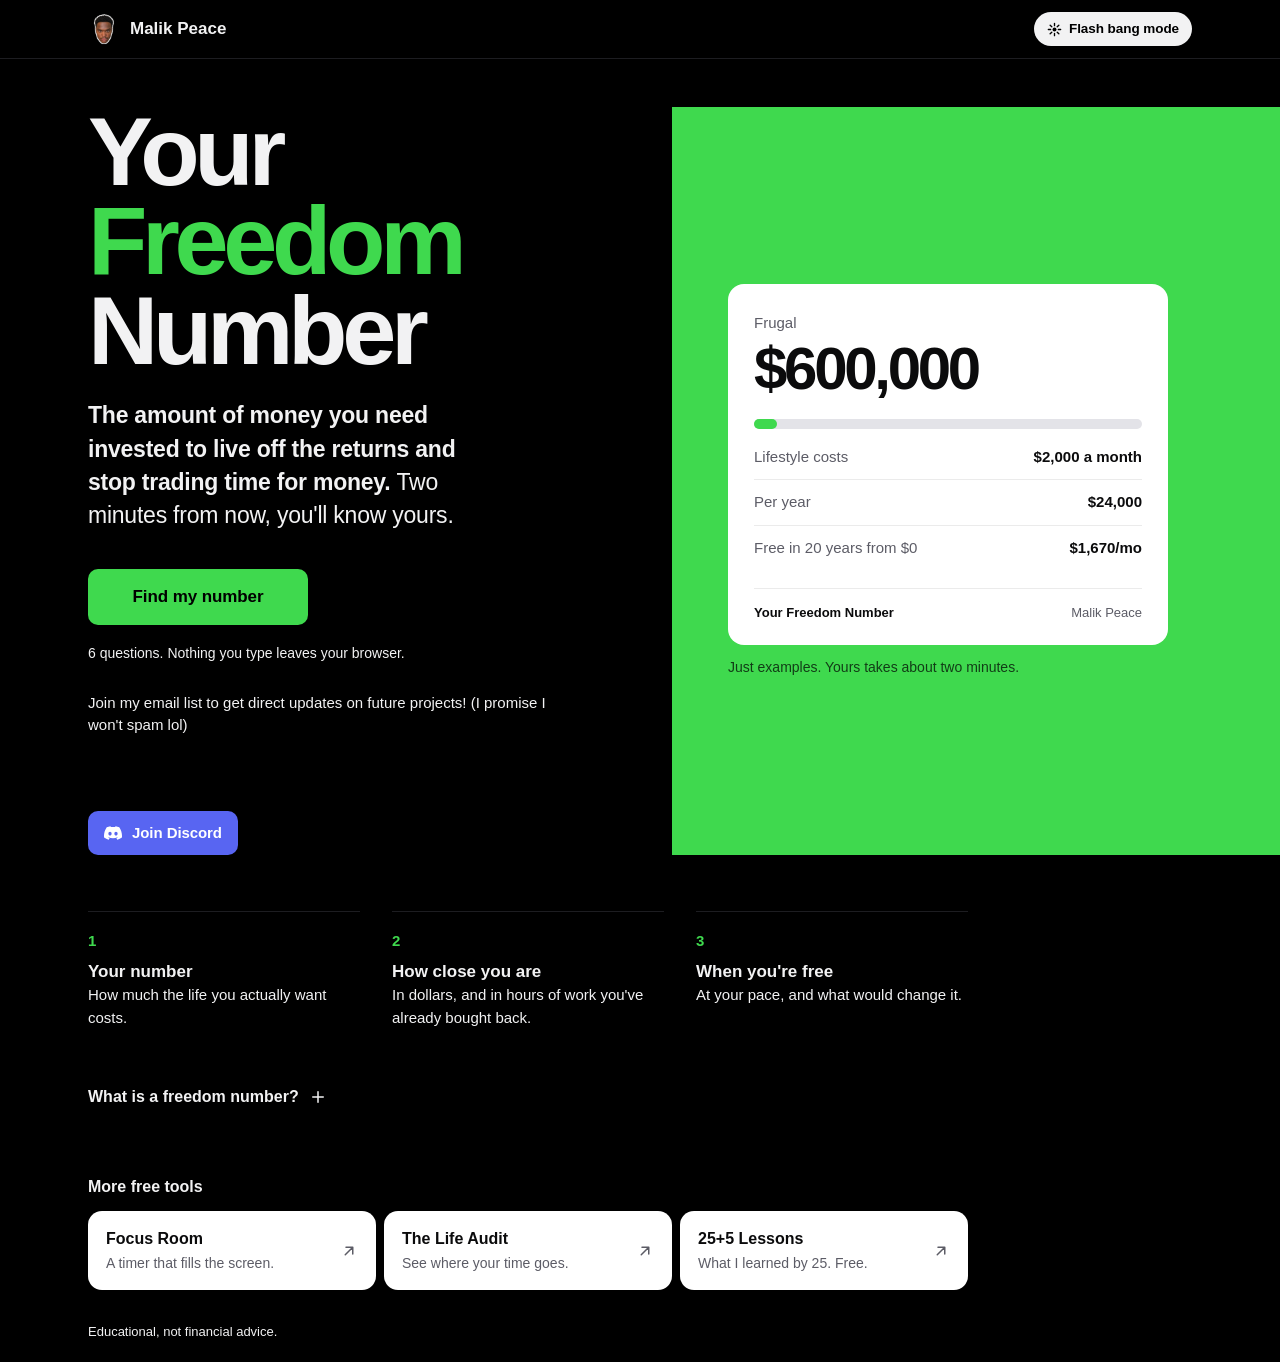
<file: freedom/index.html>
<!DOCTYPE html>
<html lang="en">
<head>
<meta charset="utf-8">
<meta name="viewport" content="width=device-width, initial-scale=1, viewport-fit=cover">
<meta name="theme-color" content="#000000">
<title>Your Freedom Number</title>
<meta name="description" content="The amount of money you need invested to live off the returns and stop trading time for money. Two minutes from now, you'll know yours.">
<meta property="og:title" content="Your Freedom Number">
<meta property="og:description" content="The amount of money you need invested to live off the returns and stop trading time for money. Two minutes from now, you&#39;ll know yours.">
<meta property="og:type" content="website">
<meta property="og:url" content="https://malikpeace.com/freedom/">
<meta property="og:image" content="https://malikpeace.com/freedom/og.png">
<meta property="og:image:width" content="1200">
<meta property="og:image:height" content="630">
<meta name="twitter:card" content="summary_large_image">
<link rel="canonical" href="https://malikpeace.com/freedom/">
<link rel="icon" href="../assets/favicon.png" type="image/png">
<link rel="apple-touch-icon" href="../assets/apple-touch-icon.png">
<script>
// Flash bang mode (light) is the homepage's one switch, remembered under the same key so it carries across malikpeace.com.
try { if (localStorage.getItem('mp-theme') === 'light') document.documentElement.setAttribute('data-theme', 'light'); } catch (e) {}
</script>
<style>
/* ---------- Tokens ----------
   The malikpeace.com look (SHARED-LOOK.md, Malik 2026-10-25): a plain black page, key content in white boxes with black
   text (Memento's contrast), big colour blocks like the homepage's bands. Green = gain (your number, being free),
   red = loss (working for the rest of your life). Flash bang mode turns the page white and the boxes black; green and
   red stay. Text sizes, layout and every word are the Green version he picked. */
:root{
  --bg:#000000; --ink:#f2f2f3; --mid:#a7a7ad; --line:#1d1d21;
  --accent:#3fd94e; --green:#3fd94e; --accent-ink:#3fd94e; --green-ink:#3fd94e; --warn:#ff1a1a;
  --glass:rgba(255,255,255,.07); --glass-2:rgba(255,255,255,.11); --edge:rgba(255,255,255,0);
  --hi:0 0 0 transparent; --shadow:0 0 0 transparent;
  --ph:#4a4a50; --dot:#4a4a50; --tick:#3a3a40;
  --btn-bg:#3fd94e; --btn-ink:#000000; --btn-hover:#3fd94e;
  --thumb:#f2f2f3; --thumb-shadow:0 2px 10px rgba(0,0,0,.6);
  --focus:#3fd94e; --chip-on:#3fd94e;
  --glow:rgba(0,0,0,0); --glow-2:rgba(0,0,0,0); --glow-0:rgba(0,0,0,0);
  --tip-bg:rgba(14,14,16,.97); --toast-bg:rgba(20,20,22,.97); --pop-shadow:0 16px 40px rgba(0,0,0,.6);
  --sum-bg:#000000; --sum-glow:rgba(0,0,0,0); --sum-edge:rgba(0,0,0,0); --sum-line:rgba(255,255,255,.1);
  --soft:rgba(255,255,255,.05); --plan-bg:#000000; --plan-edge:rgba(0,0,0,0); --band:rgba(63,217,78,.16);
  --underline:rgba(167,167,173,.4); --link-line:#3fd94e;
  --topbg:rgba(0,0,0,.82); --link:#6fcfd6; --fill2:rgba(255,255,255,.085);
  --r-ctl:10px;
  --r-card:16px;
  --font:Arial,"Helvetica Neue",Helvetica,sans-serif;
  --st:env(safe-area-inset-top,0px);
  --sb:env(safe-area-inset-bottom,0px);
  --sl:env(safe-area-inset-left,0px);
  --sr:env(safe-area-inset-right,0px);
  --gut:16px;
  --hd:57px;
  --ease:cubic-bezier(.2,.7,.2,1);
  color-scheme:dark;
}
/* Flash bang mode: the homepage's light tokens */
:root[data-theme="light"]{
  --bg:#ffffff; --ink:#0b0b0c; --mid:#5c5c66; --line:#e3e3e8;
  --accent:#18a030; --accent-ink:#18a030; --green-ink:#137a25; --warn:#e00000;
  --glass:rgba(0,0,0,.05); --glass-2:rgba(0,0,0,.085);
  --ph:#a2a2aa; --dot:#c4c4cc; --tick:#c9c9d0;
  --thumb:#0b0b0c; --thumb-shadow:none; --focus:#137a25;
  --tip-bg:rgba(255,255,255,.98); --toast-bg:rgba(255,255,255,.98); --pop-shadow:0 16px 40px rgba(20,20,40,.18);
  --sum-line:rgba(0,0,0,.08); --soft:#f3f3f5; --band:rgba(24,160,48,.14);
  --topbg:rgba(255,255,255,.86); --link:#0b8a93; --fill2:rgba(0,0,0,.06);
  color-scheme:light;
}
*{box-sizing:border-box;margin:0;padding:0}
html{background:var(--bg);-webkit-text-size-adjust:100%;text-size-adjust:100%}
body{
  background:var(--bg);color:var(--ink);
  font:17px/1.5 var(--font);
  font-variant-numeric:tabular-nums;
  -webkit-font-smoothing:antialiased;-moz-osx-font-smoothing:grayscale;
  min-height:100vh;min-height:100svh;overflow-x:hidden;
}
button,input{font:inherit;color:inherit}
button{cursor:pointer}
a{color:inherit}
b,strong{font-weight:700}
:focus{outline:none}
:focus-visible{outline:2px solid var(--accent);outline-offset:2px}
[hidden]{display:none!important}
.sr-only{position:absolute;width:1px;height:1px;overflow:hidden;clip:rect(0 0 0 0);white-space:nowrap}



main{position:relative;z-index:1}

/* ---------- Primitives ---------- */
.glass{
  background:var(--glass);
  border-radius:var(--r-card);
  box-shadow:inset 0 0 0 1px var(--edge), var(--hi), var(--shadow);
  -webkit-backdrop-filter:blur(32px) saturate(1.4);
  backdrop-filter:blur(32px) saturate(1.4);
}
.btn{
  appearance:none;border:0;border-radius:var(--r-ctl);
  height:56px;padding:0 26px;
  display:inline-flex;align-items:center;justify-content:center;gap:10px;
  font-size:17px;font-weight:700;letter-spacing:-.005em;white-space:nowrap;
  transition:transform .15s var(--ease), background-color .2s var(--ease), opacity .2s var(--ease), box-shadow .2s var(--ease);
  -webkit-tap-highlight-color:transparent;text-decoration:none;
}
.btn:active{transform:scale(.985)}
.btn-primary{background:var(--btn-bg);color:var(--btn-ink)}
.btn-primary:hover{background:var(--btn-hover)}
.btn-primary:disabled{opacity:.3;cursor:default;transform:none}
.btn-glass{
  background:var(--glass);color:var(--ink);
  box-shadow:inset 0 0 0 1px var(--edge), var(--hi);
  -webkit-backdrop-filter:blur(24px) saturate(1.4);backdrop-filter:blur(24px) saturate(1.4);
}
.btn-glass:hover{background:var(--glass-2)}
.btn-sm{height:44px;padding:0 16px;font-size:15px}
.btn-text{
  appearance:none;border:0;background:none;color:var(--ink);
  height:44px;padding:0 6px;font-size:15px;text-decoration:underline;text-underline-offset:4px;
  text-decoration-thickness:2px;text-decoration-color:var(--link-line);
}
.btn-text:hover{text-decoration-color:var(--ink)}
.icon{width:20px;height:20px;flex:none}

.chip{
  appearance:none;border:0;border-radius:var(--r-ctl);
  min-height:44px;padding:0 14px;
  background:var(--glass);color:var(--ink);font-size:15px;
  box-shadow:inset 0 0 0 1px var(--edge), var(--hi);
  transition:background-color .15s var(--ease), box-shadow .15s var(--ease);
  -webkit-tap-highlight-color:transparent;white-space:nowrap;
}
.chip:hover{background:var(--glass-2)}
.chip[aria-pressed="true"]{background:var(--chip-on);box-shadow:inset 0 0 0 1.5px var(--accent)}
.chip .c-amt{color:var(--mid);margin-left:6px}
.chip[aria-pressed="true"] .c-amt{color:var(--ink)}
.chips{display:flex;flex-wrap:wrap;gap:8px}

/* range */
input[type=range]{
  -webkit-appearance:none;appearance:none;width:100%;height:36px;background:transparent;
  --p:0%;touch-action:pan-y;cursor:pointer;
}
input[type=range]::-webkit-slider-runnable-track{
  height:4px;border-radius:2px;
  background:linear-gradient(to right, var(--accent) 0, var(--accent) var(--p), var(--line) var(--p), var(--line) 100%);
}
input[type=range]::-webkit-slider-thumb{
  -webkit-appearance:none;appearance:none;width:24px;height:24px;border-radius:50%;
  background:var(--thumb);margin-top:-10px;border:0;
  box-shadow:var(--thumb-shadow);
}
input[type=range]::-moz-range-track{height:4px;border-radius:2px;background:var(--line)}
input[type=range]::-moz-range-progress{height:4px;border-radius:2px;background:var(--accent)}
input[type=range]::-moz-range-thumb{width:24px;height:24px;border:0;border-radius:50%;background:var(--thumb);box-shadow:var(--thumb-shadow)}
input[type=range].green{--c:var(--green)}
input[type=range].green::-webkit-slider-runnable-track{background:linear-gradient(to right, var(--green) 0, var(--green) var(--p), var(--line) var(--p), var(--line) 100%)}
input[type=range].green::-moz-range-progress{background:var(--green)}

/* ---------- Views ---------- */
.view{min-height:100vh;min-height:100svh}
.view.enter{animation:viewIn .28s var(--ease) both}
@keyframes viewIn{from{opacity:0;transform:translateY(8px)}to{opacity:1;transform:none}}


/* ---------- Landing ---------- */
#v-landing{display:flex;flex-direction:column}
.land{
  flex:1;display:flex;flex-direction:column;justify-content:center;
  width:100%;max-width:1200px;margin:0 auto;
  padding:48px calc(var(--gut) + var(--sr)) 32px calc(var(--gut) + var(--sl));
}
.land-grid{display:grid;grid-template-columns:1fr;gap:48px;align-items:center}
.land-ex{display:none}
.land h1{font-size:clamp(46px, 7.4vw, 96px);line-height:.95;letter-spacing:-.05em;font-weight:700;max-width:12ch}
.land h1 .t{color:var(--accent-ink)}
.land .lede{margin-top:24px;font-size:clamp(19px, 2vw, 23px);line-height:1.45;max-width:30ch;color:var(--ink)}
.land .lede span{color:var(--mid)}
.land .cta-row{margin-top:36px;display:flex;flex-wrap:wrap;gap:12px;align-items:center}
.land .cta-row .btn{flex:1 1 100%}
.land .fine{margin-top:18px;color:var(--mid);font-size:14px}
.what{
  margin-top:56px;display:grid;grid-template-columns:1fr;gap:0;max-width:880px;
  border-top:1px solid var(--line);
}
.what > div{padding:18px 0;border-bottom:1px solid var(--line);display:flex;gap:16px;align-items:baseline}
.what .n{color:var(--accent-ink);font-weight:700;font-size:15px;width:18px;flex:none}
.what .w-t{font-weight:700}
.what .w-d{color:var(--mid);font-size:15px}
details.explain{margin-top:28px;max-width:640px}
details.explain summary{
  list-style:none;cursor:pointer;display:inline-flex;align-items:center;gap:10px;
  color:var(--ink);font-weight:700;font-size:16px;min-height:44px;
}
details.explain summary::-webkit-details-marker{display:none}
details.explain summary .plus{width:18px;height:18px;transition:transform .2s var(--ease)}
details.explain[open] summary .plus{transform:rotate(45deg)}
details.explain .body{padding:6px 0 4px;color:var(--mid);font-size:16px;line-height:1.6}
details.explain .body p + p{margin-top:12px}
.land-foot{
  width:100%;max-width:1200px;margin:0 auto;color:var(--mid);font-size:13px;
  padding:0 calc(var(--gut) + var(--sr)) calc(var(--sb) + 20px) calc(var(--gut) + var(--sl));
}

/* ---------- Wizard ---------- */
.wz-top{
  display:flex;align-items:center;gap:14px;
  width:100%;max-width:640px;margin:0 auto;
  padding:14px calc(var(--gut) + var(--sr)) 0 calc(var(--gut) + var(--sl));
}
.icon-btn{
  appearance:none;border:0;width:44px;height:44px;border-radius:var(--r-ctl);flex:none;
  display:grid;place-items:center;background:var(--glass);color:var(--ink);
  box-shadow:inset 0 0 0 1px var(--edge), var(--hi);
  -webkit-backdrop-filter:blur(24px);backdrop-filter:blur(24px);
}
.icon-btn:hover{background:var(--glass-2)}
.segs{flex:1;display:flex;gap:6px}
.segs i{flex:1;height:3px;border-radius:2px;background:var(--line);transition:background-color .25s var(--ease)}
.segs i.on{background:var(--accent)}
.wz-count{color:var(--mid);font-size:14px;min-width:42px;text-align:right}
.wz-body{
  width:100%;max-width:640px;margin:0 auto;
  padding:clamp(36px, 9vh, 104px) calc(var(--gut) + var(--sr)) calc(var(--sb) + 40px) calc(var(--gut) + var(--sl));
}
.step.enter{animation:stepIn .26s var(--ease) both}
.step.enter.back{animation-name:stepInBack}
@keyframes stepIn{from{opacity:0;transform:translateX(14px)}to{opacity:1;transform:none}}
@keyframes stepInBack{from{opacity:0;transform:translateX(-14px)}to{opacity:1;transform:none}}
.q-title{font-size:clamp(30px, 5.2vw, 42px);line-height:1.08;letter-spacing:-.03em;font-weight:700}
.q-help{margin-top:12px;color:var(--mid);font-size:17px;line-height:1.5;max-width:46ch}
.q-ctl{margin-top:32px}
.big-field{
  display:flex;align-items:center;gap:4px;height:88px;padding:0 20px;
  border-radius:var(--r-card);background:var(--glass);
  box-shadow:inset 0 0 0 1px var(--edge), var(--hi);
  -webkit-backdrop-filter:blur(32px) saturate(1.4);backdrop-filter:blur(32px) saturate(1.4);
  transition:box-shadow .2s var(--ease);
}
.big-field:focus-within{box-shadow:inset 0 0 0 1.5px var(--focus), var(--hi)}
.big-pre,.big-suf{font-size:clamp(30px, 6vw, 40px);font-weight:700;color:var(--mid);letter-spacing:-.02em}
.big-suf{font-size:18px;font-weight:400;margin-left:6px;white-space:nowrap}
.big-input{
  flex:1;min-width:0;border:0;background:none;outline:none;
  font-size:clamp(34px, 7.4vw, 48px);font-weight:700;letter-spacing:-.03em;color:var(--ink);
  font-variant-numeric:tabular-nums;
}
.big-input::placeholder{color:var(--ph)}
.stepper{display:flex;align-items:center;gap:12px}
.stepper .big-field{flex:1;justify-content:center;text-align:center}
.stepper .big-input{text-align:center;flex:0 0 auto;width:2.6ch;min-width:0}
/* WebKit gives a flex item holding an <input> the input's wide default size as its minimum, which pushed the + button
   off a 402pt iPhone. min-width:0 lets the field shrink to what's actually in it. */
.stepper .big-field{min-width:0}
.stepper .big-suf{flex:none}
@media (max-width:379px){ .stepper{gap:8px} .stepper .icon-btn{width:52px} }
.stepper .big-suf{margin-left:0}
.stepper .icon-btn{width:64px;height:88px;border-radius:var(--r-card)}
.q-chips{margin-top:16px}
.q-cta{margin-top:36px;display:flex;align-items:center;gap:14px;flex-wrap:wrap}
.q-cta .btn-primary{flex:1 1 220px;max-width:100%}
.q-note{margin-top:14px;color:var(--mid);font-size:14px}
.sub-field{margin-top:28px;padding-top:24px;border-top:1px solid var(--line)}
.sub-field label{display:block;font-weight:700;font-size:16px}
.sub-field .hint{color:var(--mid);font-size:14px;margin-top:2px}
.small-field{
  margin-top:12px;display:flex;align-items:center;gap:4px;height:56px;padding:0 16px;max-width:320px;
  border-radius:var(--r-ctl);background:var(--glass);box-shadow:inset 0 0 0 1px var(--edge), var(--hi);
}
.small-field:focus-within{box-shadow:inset 0 0 0 1.5px var(--focus)}
.small-field span{color:var(--mid);font-weight:700;font-size:20px}
.small-field input{flex:1;min-width:0;width:100%;border:0;background:none;outline:none;font-size:22px;font-weight:700}
.small-field input::placeholder{color:var(--ph)}
.small-field .suf{font-weight:400;font-size:15px}

.build-toggle{
  margin-top:14px;appearance:none;border:0;background:none;color:var(--accent-ink);font-size:16px;font-weight:700;
  display:inline-flex;align-items:center;gap:8px;min-height:44px;padding:0;
}
.build-toggle svg{transition:transform .2s var(--ease)}
.build-toggle[aria-expanded="true"] svg{transform:rotate(180deg)}
.bd{margin-top:8px;border-top:1px solid var(--line)}
.bd-row{padding:18px 0;border-bottom:1px solid var(--line)}
.bd-head{display:flex;align-items:center;justify-content:space-between;gap:12px}
.bd-label{font-weight:700}
.bd-note{color:var(--mid);font-size:14px;margin-top:2px}
.bd-amt{
  display:flex;align-items:center;height:44px;width:128px;flex:none;padding:0 12px;border-radius:var(--r-ctl);
  background:var(--glass);box-shadow:inset 0 0 0 1px var(--edge);
}
.bd-amt:focus-within{box-shadow:inset 0 0 0 1.5px var(--focus)}
.bd-amt span{color:var(--mid)}
.bd-amt input{width:100%;min-width:0;border:0;background:none;outline:none;text-align:right;font-weight:700;font-size:17px}
.bd-row .chips{margin-top:12px}
.bd-row .chip{min-height:40px;font-size:14px;padding:0 12px}
.bd-total{display:flex;justify-content:space-between;align-items:baseline;padding:18px 0 0;font-weight:700;font-size:19px}
.bd-total span:first-child{color:var(--mid);font-weight:400;font-size:16px}

/* ---------- Results ---------- */
.rs{
  width:100%;max-width:1200px;margin:0 auto;
  padding:0 calc(var(--gut) + var(--sr)) calc(var(--sb) + 32px) calc(var(--gut) + var(--sl));
}
.sec{margin-top:72px}
.sec-h{font-size:clamp(24px, 3vw, 30px);line-height:1.15;letter-spacing:-.025em;font-weight:700}
.sec-sub{margin-top:8px;color:var(--mid);max-width:60ch;font-size:18px;line-height:1.55}
.grid{display:grid;grid-template-columns:minmax(0, 1fr);gap:16px}
.grid > *{min-width:0}

.hero{padding-top:clamp(40px, 9vh, 96px)}
.hero-k{font-size:clamp(19px, 2vw, 22px);color:var(--mid)}
.hero-num{
  margin-top:6px;font-size:clamp(60px, 17.5vw, 136px);line-height:.95;letter-spacing:-.055em;font-weight:700;
  font-variant-numeric:tabular-nums;white-space:nowrap;
}
.hero-sub{margin-top:22px;font-size:clamp(18px, 1.9vw, 21px);line-height:1.5;max-width:40ch}
.hero-note{margin-top:10px;color:var(--mid);font-size:15px;max-width:52ch}
.fade-late{transition:opacity .3s var(--ease), transform .3s var(--ease)}
.pre-reveal .fade-late{opacity:0;transform:translateY(6px)}

.card{padding:24px}
.card-k{color:var(--mid);font-size:15px}
.card-big{margin-top:4px;font-size:clamp(34px, 4.4vw, 46px);line-height:1.05;letter-spacing:-.03em;font-weight:700}
.card-line{margin-top:10px;font-size:16px;line-height:1.5}
.muted{color:var(--mid)}
.t{color:var(--accent-ink)}
.g{color:var(--green-ink)}

/* guess */
.guess-rows{margin-top:10px}
.guess-rows > div{display:flex;justify-content:space-between;align-items:baseline;gap:12px;padding:10px 0;border-bottom:1px solid var(--line)}
.guess-rows .k{color:var(--mid);font-size:15px}
.guess-rows .v{font-size:24px;font-weight:700;letter-spacing:-.02em}

/* progress */
.prog{margin-top:22px}
.bar{position:relative;height:10px;border-radius:5px;background:var(--line)}
.bar .fill{position:absolute;left:0;top:0;bottom:0;border-radius:5px;background:var(--green);min-width:4px;transition:width .5s var(--ease)}
.bar .tick{position:absolute;top:-5px;bottom:-5px;width:2px;margin-left:-1px;background:var(--bg);border-radius:1px}
.bar .tick::after{content:"";position:absolute;left:0;right:0;top:5px;bottom:5px;background:var(--mid);opacity:.5}
.bar-ends{display:flex;justify-content:space-between;margin-top:10px;font-size:14px;color:var(--mid)}
.bar-ends b{color:var(--ink)}
.stages{margin-top:22px;border-top:1px solid var(--line)}
.stage{display:grid;grid-template-columns:22px 1fr auto;gap:12px;align-items:start;padding:14px 0;border-bottom:1px solid var(--line)}
.stage:last-child{border-bottom:0;padding-bottom:0}
.stage .dot{width:14px;height:14px;border-radius:50%;margin-top:4px;box-shadow:inset 0 0 0 1.5px var(--dot)}
.stage.done .dot{background:var(--green);box-shadow:none}
.stage .s-t{font-weight:700;font-size:16px}
.stage .s-d{color:var(--mid);font-size:14px;line-height:1.45;margin-top:2px}
.stage .s-r{text-align:right;font-size:16px;font-weight:700;white-space:nowrap}
.stage .s-r small{display:block;font-weight:400;font-size:13px;color:var(--mid);margin-top:2px}
.stage.done .s-r small{color:var(--green-ink)}

/* hours */
.hours-big{display:flex;align-items:baseline;gap:10px;margin-top:4px;flex-wrap:wrap}
.hours-big .card-big{margin-top:0}
.hours-big .of{color:var(--mid);font-size:18px}
.hgrid{margin-top:20px;display:grid;grid-template-columns:repeat(52, 1fr);gap:2px}
.hgrid i{aspect-ratio:1/2.2;border-radius:1.5px;background:var(--line)}
.hgrid i.on{background:var(--green)}
.hgrid i.part{background:linear-gradient(to top, var(--green) var(--h), var(--line) var(--h))}
.hgrid-cap{display:flex;justify-content:space-between;margin-top:8px;color:var(--mid);font-size:13px}
.hmarks{margin-top:18px;border-top:1px solid var(--line)}
.hmark{display:flex;justify-content:space-between;align-items:baseline;gap:12px;padding:12px 0;border-bottom:1px solid var(--line)}
.hmark:last-child{border-bottom:0;padding-bottom:0}
.hmark .t1{font-weight:700;font-size:16px}
.hmark .t2{color:var(--mid);font-size:13px;margin-top:2px}
.hmark .r{text-align:right;font-weight:700;white-space:nowrap}
.hmark .r small{display:block;font-weight:400;font-size:13px;color:var(--mid);margin-top:2px}
.hmark.done .r small{color:var(--green-ink)}

/* timeline */
.stats{display:grid;grid-template-columns:1fr 1fr;gap:12px;margin-top:24px}
.stat{padding:18px 18px 16px}
.stat .k{color:var(--mid);font-size:14px;line-height:1.35}
.stat .v{margin-top:6px;font-size:clamp(26px, 3vw, 34px);font-weight:700;letter-spacing:-.025em;line-height:1.05}
.stat .f{margin-top:6px;color:var(--mid);font-size:13px;line-height:1.4}
.verdict{margin-top:20px;font-size:clamp(18px, 1.9vw, 21px);line-height:1.5;max-width:52ch}
.verdict b{font-weight:700}

.chart-card{padding:20px 12px 16px 12px;position:relative}
.chart-head{display:flex;justify-content:space-between;align-items:baseline;gap:12px;padding:0 8px;flex-wrap:wrap}
.chart-head .ct{font-weight:700}
.chart-head .cs{color:var(--mid);font-size:13px}
.chart-wrap{position:relative;margin-top:12px;touch-action:pan-y}
.chart-wrap svg{display:block;width:100%;overflow:visible}
.legend{display:flex;flex-wrap:wrap;gap:8px 18px;padding:12px 8px 0;font-size:13px;color:var(--mid)}
.legend span{display:inline-flex;align-items:center;gap:8px}
.legend i{display:inline-block;width:18px;height:0;border-top:2.5px solid var(--accent)}
.legend i.need{border-top:1.5px dashed var(--mid)}
.legend i.alt{border-top-color:var(--ink)}
.legend i.newfn{border-top:2px dotted var(--ink)}
.legend i.fnl{border-top:1.5px dashed var(--ink)}
.tip{
  position:absolute;top:0;left:0;pointer-events:none;z-index:3;min-width:150px;
  padding:10px 12px;border-radius:var(--r-ctl);font-size:13px;line-height:1.5;
  background:var(--tip-bg);box-shadow:inset 0 0 0 1px var(--edge), var(--pop-shadow);color:var(--ink);
  -webkit-backdrop-filter:blur(24px);backdrop-filter:blur(24px);
  opacity:0;transition:opacity .15s var(--ease);
}
.tip.on{opacity:1}
.tip .ta{font-weight:700;color:var(--ink);margin-bottom:2px}
.tip .tr{display:flex;justify-content:space-between;gap:14px;color:var(--mid)}
.tip .tr b{color:var(--ink)}
.tip .tr span{display:inline-flex;align-items:center;gap:6px}
.tip .sw{display:inline-block;width:12px;height:0;border-top:2.5px solid var(--accent)}
.tip .sw.alt{border-top-color:var(--ink)}
.tip .sw.fnl{border-top:1.5px dashed var(--ink)}

/* what if */
.lever{padding:10px 0 6px;border-bottom:1px solid var(--line)}
.lever:first-child{padding-top:4px}
.lever-top{display:flex;justify-content:space-between;align-items:baseline;gap:12px}
.lever-top .l{font-weight:700;font-size:16px}
.lever-top .v{font-weight:700;font-size:17px}
.lever .h{color:var(--mid);font-size:13px;margin-top:0}
.out{margin-top:12px}
.out-row{display:flex;justify-content:space-between;align-items:baseline;gap:12px;padding:6px 0;font-size:16px}
.out-row .k{color:var(--mid)}
.out-row .v{font-weight:700;text-align:right}
.out-row .v s{color:var(--mid);font-weight:400;text-decoration:none;margin-right:6px}
.out-big{margin-top:12px;font-size:24px;font-weight:700;letter-spacing:-.02em;line-height:1.2}
.out-note{margin-top:6px;color:var(--mid);font-size:14px;line-height:1.45}
.out-note:empty{display:none}
.lev-reset{margin-top:2px;padding-left:0}
.lev-reset.off{display:none}

/* how + assumptions */
.how-lede{font-size:clamp(18px, 1.9vw, 21px);line-height:1.55;max-width:56ch}
.math{margin-top:22px}
.math-row{display:flex;justify-content:space-between;gap:16px;padding:12px 0;border-bottom:1px solid var(--line);font-size:16px}
.math-row .k{color:var(--mid)}
.math-row .v{font-weight:700;text-align:right;white-space:nowrap}
.math-row.total .k{color:var(--ink);font-weight:700}
.math-row.total .v{color:var(--accent-ink)}
.notes{margin-top:22px;display:grid;gap:12px}
.notes p{font-size:15px;line-height:1.5;color:var(--mid);padding-left:16px;position:relative}
.notes p::before{content:"";position:absolute;left:0;top:.62em;width:6px;height:6px;border-radius:50%;background:var(--dot)}
.notes b{color:var(--ink)}
.asm{padding:24px}
.asm-row{padding:14px 0;border-bottom:1px solid var(--line)}
.asm-row:last-of-type{border-bottom:0}
.asm-row .lever-top .v{color:var(--ink)}
.asm-row .h{color:var(--mid);font-size:13px;line-height:1.45}
.asm-real{margin-top:12px;padding:14px 16px;border-radius:var(--r-ctl);background:var(--soft);box-shadow:inset 0 0 0 1px var(--line);font-size:14px;color:var(--mid)}
.asm-real b{color:var(--ink)}
.asm-foot{display:flex;justify-content:space-between;align-items:center;margin-top:10px}

/* summary card */
.g-share{grid-template-areas:"head" "card" "acts";gap:20px}
.share-head{grid-area:head}
.sum{grid-area:card}
.share-acts{grid-area:acts}
.sum{
  position:relative;overflow:hidden;width:100%;padding:28px 26px 22px;
  border-radius:var(--r-card);
  background:
    radial-gradient(90% 70% at 0% 0%, var(--sum-glow), var(--glow-0) 70%),
    var(--sum-bg);
  box-shadow:inset 0 0 0 1px var(--sum-edge), var(--hi), var(--shadow);
}
.sum .sk{color:var(--mid);font-size:15px}
.sum .sv{margin-top:4px;font-size:clamp(40px, 10vw, 52px);line-height:1;font-weight:700;letter-spacing:-.04em}
.sum .srow{display:flex;justify-content:space-between;gap:12px;padding:11px 0;border-top:1px solid var(--sum-line);font-size:15px}
.sum .sbar + .srow{border-top:0}
.sum .srow span:first-child{color:var(--mid)}
.sum .srow span:last-child{font-weight:700;text-align:right}
.sum .sbar{margin:20px 0 6px}
.sum .sfoot{margin-top:18px;padding-top:14px;border-top:1px solid var(--sum-line);display:flex;justify-content:space-between;color:var(--mid);font-size:13px}
.sum .sfoot b{color:var(--ink)}
.share-actions{display:flex;flex-wrap:wrap;gap:8px}
.land-ex .sum{max-width:420px}
.land-ex .cap{margin-top:12px;color:var(--mid);font-size:14px}

/* next */
.links{margin-top:22px;border-top:1px solid var(--line)}
.link{display:flex;align-items:center;justify-content:space-between;gap:16px;padding:18px 2px;border-bottom:1px solid var(--line);text-decoration:none;transition:background-color .15s var(--ease)}
.link:hover .lt{color:var(--accent-ink)}
.link .lt{font-weight:700;transition:color .15s var(--ease)}
.link .ld{color:var(--mid);font-size:15px;margin-top:2px}
.link svg{color:var(--mid);flex:none}

.foot{margin-top:72px;padding-top:20px;border-top:1px solid var(--line);display:flex;flex-wrap:wrap;justify-content:space-between;gap:8px 24px;color:var(--mid);font-size:13px}

.toast{
  position:fixed;left:50%;bottom:calc(var(--sb) + 24px);z-index:20;transform:translate(-50%, 12px);
  padding:12px 18px;border-radius:var(--r-ctl);font-size:15px;font-weight:700;
  background:var(--toast-bg);color:var(--ink);box-shadow:inset 0 0 0 1px var(--edge), var(--pop-shadow);
  -webkit-backdrop-filter:blur(24px);backdrop-filter:blur(24px);
  opacity:0;pointer-events:none;transition:opacity .2s var(--ease), transform .2s var(--ease);
}
.toast.on{opacity:1;transform:translate(-50%, 0)}


/* plan line */
.plan-line{margin-top:22px;display:flex;flex-direction:column;gap:4px;padding:16px 18px;border-radius:14px;max-width:600px;
  background:var(--plan-bg);box-shadow:inset 0 0 0 1px var(--plan-edge), var(--hi)}
.plan-line .pl-k{color:var(--accent-ink);font-size:14px;font-weight:700}
.plan-line .pl-v{font-size:17px;line-height:1.45}
.plan-line:empty{display:none}

/* scenarios */
.scen{margin-top:12px;padding:20px 20px 8px}
.scen-grid{margin-top:14px;display:grid;grid-template-columns:1fr;border-top:1px solid var(--line)}
.sc{display:grid;grid-template-columns:minmax(0,1fr) auto;gap:4px 12px;padding:14px 0;border-bottom:1px solid var(--line);align-items:baseline}
.sc:last-child{border-bottom:0}
.sc .n{font-weight:700;font-size:16px}
.sc .n small{display:block;font-weight:400;color:var(--mid);font-size:13px;margin-top:2px}
.sc .fa{text-align:right;font-size:22px;font-weight:700;letter-spacing:-.02em;white-space:nowrap}
.sc .fa small{display:block;font-size:13px;font-weight:400;color:var(--mid);letter-spacing:0;margin-top:2px}
.sc.cur .n{color:var(--accent-ink)}
.sc .tag{display:inline-block;margin-left:8px;font-size:12px;font-weight:700;color:var(--accent-ink);padding:2px 7px;border-radius:6px;background:var(--chip-on)}

/* plan table */
.ptable{margin-top:12px;border-top:1px solid var(--line)}
.pr{display:grid;grid-template-columns:minmax(0,1fr) auto;gap:2px 12px;padding:13px 0;border-bottom:1px solid var(--line);align-items:baseline}
.pr .a{font-weight:700;font-size:16px}
.pr .a small{display:block;color:var(--mid);font-weight:400;font-size:13px;margin-top:2px}
.pr .m{text-align:right;font-weight:700;font-size:18px;white-space:nowrap}
.pr .m small{display:block;color:var(--mid);font-weight:400;font-size:13px;margin-top:2px}
.pr.goal .a{color:var(--accent-ink)}
.pr.ok .m small{color:var(--green-ink)}

/* lever */
.lv-head{margin-top:6px;font-size:clamp(22px, 2.6vw, 28px);font-weight:700;letter-spacing:-.02em;line-height:1.2}
.lbars{margin-top:18px;display:grid;gap:14px}
.lbar .lt2{display:flex;justify-content:space-between;gap:12px;font-size:15px}
.lbar .lt2 b{white-space:nowrap}
.lbar .track{margin-top:7px;height:8px;border-radius:4px;background:var(--line);position:relative;overflow:hidden}
.lbar .track i{position:absolute;left:0;top:0;bottom:0;border-radius:4px;background:var(--dot);transition:width .3s var(--ease)}
.lbar.best .track i{background:var(--green)}
.lbar.best .lt2 span{font-weight:700}

/* moves */
.qcheck{padding:8px 24px}
.qrow{padding:14px 0;border-bottom:1px solid var(--line);display:flex;justify-content:space-between;align-items:center;gap:14px}
.qrow:last-child{border-bottom:0}
.qrow .qt{font-size:15px;line-height:1.4}
.yn{display:flex;gap:6px;flex:none}
.yn .chip{min-width:56px;min-height:40px;padding:0 12px}
.moves{list-style:none;display:grid;gap:12px;counter-reset:mv}
.mv{display:grid;grid-template-columns:36px minmax(0,1fr);gap:14px;padding:18px 20px;border-radius:var(--r-card);background:var(--glass);box-shadow:inset 0 0 0 1px var(--edge), var(--hi);
  -webkit-backdrop-filter:blur(32px) saturate(1.4);backdrop-filter:blur(32px) saturate(1.4)}
.mv .num{width:32px;height:32px;border-radius:9px;display:grid;place-items:center;font-weight:700;font-size:15px;color:var(--bg);background:var(--ink)}
.mv .mt{font-weight:700;font-size:17px;line-height:1.3}
.mv .md{color:var(--mid);font-size:15px;line-height:1.5;margin-top:4px}
.moves-foot{color:var(--mid);font-size:14px;margin-top:4px}

/* keep it */
.share-minor{display:flex;gap:18px;margin-top:8px}
.share-minor .btn-text{padding:0}
.email{margin-top:28px;padding-top:22px;border-top:1px solid var(--line);max-width:520px}
.email label{display:block;font-weight:700;font-size:16px}
.email .hint{color:var(--mid);font-size:14px;margin-top:2px}
.email-row{margin-top:12px;display:flex;gap:8px}
.email-row input{flex:1;min-width:0;height:44px;padding:0 14px;border:0;border-radius:var(--r-ctl);background:var(--glass);box-shadow:inset 0 0 0 1px var(--edge);font-size:16px;outline:none}
.email-row input:focus{box-shadow:inset 0 0 0 1.5px var(--focus)}
.email-row input::placeholder{color:var(--ph)}
.email-msg{margin-top:10px;color:var(--accent-ink);font-size:14px;font-weight:700}

/* chart band legend */
.legend i.band{height:10px;border:0;border-radius:2px;background:var(--band);width:18px}


/* Discord: its own brand purple so it stands out */
.btn-discord{background:#5865F2;color:#fff;box-shadow:none}
.btn-discord:hover{background:#4752c4}
.btn-discord svg{width:18px;height:18px;flex:none}
.link .btn-discord{margin-top:12px;height:40px;padding:0 14px;font-size:14px;pointer-events:none}
.link:hover .btn-discord{background:#4752c4}


/* landing: quiet extras under the main button */
.land-extra{margin-top:28px;max-width:460px}
.land-extra .le-t{font-size:15px;color:var(--mid);line-height:1.45}
.land-extra .email-row{margin-top:10px}
.land-extra .email-msg{margin-top:8px}
.land-extra .dc{margin-top:12px;display:inline-flex}

/* business section */
.biz-routes{margin-top:12px;border-top:1px solid var(--line)}
.br{display:grid;grid-template-columns:minmax(0,1fr) auto;gap:2px 16px;padding:14px 0;border-bottom:1px solid var(--line);align-items:baseline}
.br:last-child{border-bottom:0;padding-bottom:0}
.br .a{font-weight:700;font-size:16px}
.br .a small{display:block;color:var(--mid);font-weight:400;font-size:13px;line-height:1.45;margin-top:3px}
.br .v{text-align:right;font-weight:700;font-size:19px;letter-spacing:-.01em;white-space:nowrap}
.br.build .a,.br.build .v{color:var(--accent-ink)}
.calc-in{margin-top:14px;display:grid;grid-template-columns:minmax(0, 1fr) minmax(0, 1fr);gap:10px}
.calc-in label{display:block;font-size:14px;color:var(--mid);margin-bottom:6px}
.calc-in .small-field{margin-top:0;max-width:none;height:52px}
.calc-in .small-field input{font-size:20px}
.calc-chips{margin-top:12px}
.calc-chips .chip{min-height:40px;font-size:14px;padding:0 12px}
.calc-out{margin-top:18px;border-top:1px solid var(--line)}
.co{display:flex;justify-content:space-between;align-items:baseline;gap:14px;padding:13px 0;border-bottom:1px solid var(--line)}
.co:last-child{border-bottom:0;padding-bottom:0}
.co .k{color:var(--mid);font-size:15px}
.co .k small{display:block;font-size:13px;margin-top:2px}
.co .v{text-align:right;font-weight:700;font-size:20px;letter-spacing:-.01em}
.co .v small{display:block;font-weight:400;color:var(--mid);font-size:13px;letter-spacing:0;margin-top:2px}
.biz-note{margin-top:22px;font-size:17px;line-height:1.55;max-width:62ch}
.biz-fine{margin-top:10px;color:var(--mid);font-size:14px}


/* what the number assumes */
.assume{margin-top:20px;max-width:600px;padding-top:16px;border-top:1px solid var(--line)}
.assume .as-t{font-weight:700;font-size:16px}
.as-list{list-style:none;margin-top:8px;display:grid;gap:6px}
.as-list li{position:relative;padding-left:16px;font-size:15px;line-height:1.5;color:var(--mid)}
.as-list li::before{content:"";position:absolute;left:0;top:.62em;width:6px;height:6px;border-radius:50%;background:var(--dot)}
.as-list li b{color:var(--ink);font-weight:700}
.as-more{margin-top:6px}
.as-more summary{list-style:none;cursor:pointer;display:inline-flex;align-items:center;gap:8px;min-height:40px;font-weight:700;font-size:15px;color:var(--ink)}
.as-more summary::-webkit-details-marker{display:none}
.as-more summary .plus{width:16px;height:16px;transition:transform .2s var(--ease)}
.as-more[open] summary .plus{transform:rotate(45deg)}
.as-more .as-list{margin-top:2px;gap:8px}
.as-foot{margin-top:8px;font-size:15px;line-height:1.5;color:var(--mid)}
.as-foot .btn-text{height:auto;padding:0;font-size:15px;vertical-align:baseline}

/* lessons from the ebook */
.lessons{margin-top:32px}
.ls-k{font-weight:700;font-size:16px}
.lessons .links{margin-top:12px}

/* ---------- Wider screens ---------- */
@media (min-width:720px){
  :root{--gut:32px}
  .land .cta-row .btn{flex:0 0 auto;min-width:220px}
  .what{grid-template-columns:repeat(3, 1fr);gap:0 32px;border-top:0}
  .what > div{border-top:1px solid var(--line);border-bottom:0;flex-direction:column;gap:6px}
  .stats{grid-template-columns:repeat(4, 1fr)}
  .scen-grid{grid-template-columns:repeat(3, 1fr);gap:0 28px;border-top:0}
  .sc{border-bottom:0;border-top:1px solid var(--line);grid-template-columns:1fr;padding:14px 0 12px}
  .sc .fa{text-align:left;margin-top:6px}
}
@media (min-width:1024px){
  :root{--gut:48px}
  .g-hero{grid-template-columns:minmax(0, 1fr) 360px;align-items:start;gap:48px}
  .g-2{grid-template-columns:1fr 1fr;gap:16px}
  .g-chart{grid-template-columns:minmax(0, 1fr) 360px;gap:16px;align-items:start}
  .g-how{grid-template-columns:minmax(0, 1fr) 420px;gap:48px;align-items:start}
  .g-moves{grid-template-columns:400px minmax(0, 1fr);gap:16px;align-items:start}
  .g-share{grid-template-columns:440px minmax(0, 1fr);grid-template-areas:"card head" "card acts";gap:0 48px}
  .share-head{align-self:end}
  .share-acts{align-self:start;margin-top:20px}
  .g-chart{align-items:stretch}
  /* fixed heights here so the stretched chart doesn't jump while dragging */
  .out-big{min-height:29px}
  .out-note{min-height:61px}
  .out-note:empty{display:block}
  .lev-reset.off{display:inline-flex;visibility:hidden}
  .chart-card{display:flex;flex-direction:column}
  .chart-wrap{flex:1;min-height:320px}
  .chart-wrap svg{position:absolute;left:0;top:0;width:100%;height:100%}
  .land-grid{grid-template-columns:minmax(0, 1fr) 420px;gap:64px}
  .land-ex{display:block}
  .links{display:grid;grid-template-columns:repeat(4, 1fr);gap:0 24px;border-top:0}
  .links.links-2{grid-template-columns:repeat(2, 1fr)}
  .link{border-top:1px solid var(--line);border-bottom:0;align-items:flex-start}
  .card{padding:28px}
}


/* ---------- The Green look (his pick) ----------
   Full-bleed spring green on the two moments that carry hope: the landing example and the answer. */

/* shared pieces */
.btn-glass{background:var(--glass);color:var(--ink);box-shadow:none;-webkit-backdrop-filter:none;backdrop-filter:none}
.btn-discord,
.link:hover .btn-discord{background:#5865F2;color:#fff}
.btn-discord svg{color:#fff}
.btn-primary:hover{opacity:.92}
.chip{box-shadow:none;font-weight:700}
.chip[aria-pressed="true"]{background:var(--btn-bg);color:var(--btn-ink);box-shadow:none}
.chip[aria-pressed="true"] .c-amt{color:var(--btn-ink);opacity:.75}
/* a picked chip keeps its colour under the pointer, so its words never go dark on dark */
.chip[aria-pressed="true"]:hover{background:var(--btn-bg);color:var(--btn-ink)}
.glass{-webkit-backdrop-filter:none;backdrop-filter:none}
.icon-btn{-webkit-backdrop-filter:none;backdrop-filter:none}
.btn-text{font-weight:700}

/* landing */
.land h1{font-size:clamp(64px, 10.4vw, 156px);line-height:.88;letter-spacing:-.06em;max-width:9ch}
.land .lede{font-weight:700;letter-spacing:-.01em}
.land .lede span{font-weight:400;color:var(--ink)}
.land .fine,
.land-foot{color:var(--ink)}
.what .w-d{color:var(--ink)}
details.explain .body{color:var(--ink)}
.land-extra .le-t{color:var(--ink)}

/* questions: pure black */
.segs i{height:4px}
.q-title{font-size:clamp(40px, 7.4vw, 58px);line-height:1;letter-spacing:-.045em}
.q-help{color:var(--ink);opacity:.86}
.big-field{background:none;box-shadow:none;border-radius:0;padding:0 2px;height:86px;
  border-bottom:3px solid var(--accent);-webkit-backdrop-filter:none;backdrop-filter:none}
.big-field:focus-within{box-shadow:none}
.big-pre{color:var(--ink)}
.big-input{font-size:clamp(44px, 11vw, 62px);letter-spacing:-.04em;caret-color:var(--accent)}
.stepper .icon-btn{height:86px}
.q-chips{display:flex;flex-wrap:wrap;gap:8px}
.q-chips .chip{flex:1 1 calc(50% - 4px);min-height:52px;font-size:16px}
.q-cta{flex-direction:column;align-items:stretch;gap:6px}
.q-cta .btn-primary{flex:none;width:100%}
.q-cta .btn-text{align-self:center;text-decoration:none}
.q-note,
.bd-note,
.sub-field .hint{color:var(--mid)}
.small-field,
.bd-amt,
.email-row input{box-shadow:none}
.small-field:focus-within,
.bd-amt:focus-within,
.email-row input:focus{box-shadow:inset 0 0 0 2px var(--focus)}

/* results: green answer, black work */
.g-hero{padding-bottom:clamp(48px, 8vh, 88px)}
/* phones and tablets stack the hero, so the last card sits right before the next section: no extra gap on top of its margin */
@media (max-width:1023px){.g-hero{padding-bottom:0}}
.hero-k{color:var(--ink);font-weight:700}
.hero-num{font-size:clamp(64px, 18vw, 160px);letter-spacing:-.065em;line-height:.92}
.hero-note,
.g-hero .as-list li,
.g-hero .as-foot{color:var(--ink)}
.plan-line .pl-k{font-size:15px}
.sec-h{font-size:clamp(30px, 4.2vw, 48px);letter-spacing:-.04em;line-height:1.05}
.card-big{letter-spacing:-.045em}
.mv{-webkit-backdrop-filter:none;backdrop-filter:none;box-shadow:none}
.sc .tag{background:var(--green);color:#000}
.mv .num{background:var(--green);color:#000}
.sum .sv{font-size:clamp(46px, 12vw, 60px);letter-spacing:-.055em}
@media (min-width:720px){
  .q-chips .chip{flex:1 1 0}
}

/* Half green: black page with green accents; a green panel holds the example card and the answer */
.land h1{font-size:clamp(52px, 7.6vw, 112px);line-height:.92;letter-spacing:-.055em;max-width:10ch}
.hero-num{font-size:clamp(56px, 15vw, 128px)}
.assume{border-top:1px solid var(--line)}

.land-ex{display:block;padding:32px 0;border-image:conic-gradient(#3fd94e 0 0) fill 0 // 0 100vw}
.land-ex .sum{max-width:none}
.hero-main{
  --bg:#3fd94e;--ink:#000000;--mid:rgba(0,0,0,.72);--accent:#000000;--accent-ink:#000000;
  color:var(--ink);padding:28px 0 32px;border-image:conic-gradient(#3fd94e 0 0) fill 0 // 0 100vw}
.hero{padding-top:clamp(24px, 5vh, 56px)}
@media (min-width:1024px){
  .land-grid{grid-template-columns:minmax(0, 1fr) minmax(0, 1fr);gap:64px;align-items:stretch}
  .land-ex{display:flex;flex-direction:column;justify-content:center;padding:56px 0 56px 56px;
    border-image:conic-gradient(#3fd94e 0 0) fill 0 // 0 100vw 0 0}
  .land-ex .sum{max-width:440px}
  .hero-main{border-image:none;background:#3fd94e;border-radius:var(--r-card);padding:36px 36px 40px}
}

/* example card on phones: under the main buttons, compact */
@media (max-width:1023px){
  .land-grid{gap:0}
  .land-grid > div:first-child{display:contents}
  .land-grid h1{order:1}.land .lede{order:2}.land .cta-row{order:3}.land .fine{order:4}
  .land-ex{display:block;order:5;margin-top:28px}
  .land-extra{order:6}
  #v-landing .land-ex .sum{max-width:none;padding:20px 20px 16px}
  #v-landing .land-ex .sum .sv{font-size:clamp(34px, 10vw, 44px)}
  #v-landing .land-ex .sum .sbar{margin:14px 0 4px}
  #v-landing .land-ex .sum .srow{padding:9px 0;font-size:14px}
  #v-landing .land-ex .sum .sfoot{margin-top:10px;padding-top:10px}
}
#v-landing .land-ex .sbar .fill{transition:width .4s var(--ease)}

/* ---------- malikpeace.com: white boxes, colour blocks, the top bar ---------- */
/* white boxes: Memento's contrast for the key content. In Flash bang they turn black. */
.wbox,.mv{
  --bg:#ffffff; --ink:#0b0b0c; --mid:#5c5c66; --line:#e3e3e8;
  --accent:#18a030; --accent-ink:#137a25; --green-ink:#137a25; --warn:#e00000;
  --glass:rgba(0,0,0,.05); --glass-2:rgba(0,0,0,.085); --edge:rgba(0,0,0,.08);
  --ph:#a2a2aa; --dot:#c4c4cc; --tick:#c9c9d0;
  --thumb:#0b0b0c; --thumb-shadow:none; --focus:#137a25;
  --tip-bg:rgba(255,255,255,.98); --pop-shadow:0 12px 32px rgba(0,0,0,.18);
  --sum-bg:#ffffff; --sum-line:rgba(0,0,0,.08); --soft:#f4f4f6; --band:rgba(24,160,48,.14); --link-line:#18a030;
  color-scheme:light;
  background:var(--bg); color:var(--ink); box-shadow:none; -webkit-backdrop-filter:none; backdrop-filter:none;
}
:root[data-theme="light"] :is(.wbox,.mv){
  --bg:#0b0b0c; --ink:#f2f2f3; --mid:#a7a7ad; --line:#26262a;
  --accent:#3fd94e; --accent-ink:#3fd94e; --green-ink:#3fd94e; --warn:#ff1a1a;
  --glass:rgba(255,255,255,.07); --glass-2:rgba(255,255,255,.11); --edge:rgba(255,255,255,.08);
  --ph:#4a4a50; --dot:#4a4a50; --tick:#3a3a40;
  --thumb:#f2f2f3; --thumb-shadow:0 2px 10px rgba(0,0,0,.6); --focus:#3fd94e;
  --tip-bg:rgba(14,14,16,.97); --pop-shadow:0 16px 40px rgba(0,0,0,.6);
  --sum-bg:#0b0b0c; --sum-line:rgba(255,255,255,.1); --soft:rgba(255,255,255,.05); --band:rgba(63,217,78,.16); --link-line:#3fd94e;
  color-scheme:dark;
}
.wbox .card-k,.wbox .sk{color:var(--mid)}
/* green blocks (gain): the landing example and the answer. The same in both modes. */
.land-ex,.hero-main{
  --bg:#3fd94e; --ink:#000000; --mid:rgba(0,0,0,.72); --line:rgba(0,0,0,.14);
  --accent:#000000; --accent-ink:#000000; --green-ink:#000000; --dot:rgba(0,0,0,.4);
  color:var(--ink);
}
/* the business band (Malik, 2026-10-25: "change the red to white instead. So it's a full white background with black
   text and the other elements are visible"): a full-bleed white band whose cards turn black. Flash bang flips it, like the
   homepage's bands: a black band with white cards. */
.wband{
  --band-bg:#ffffff;
  --bg:#ffffff; --ink:#0b0b0c; --mid:#5c5c66; --line:rgba(0,0,0,.12);
  --accent:#0b0b0c; --accent-ink:#137a25; --green-ink:#137a25; --dot:rgba(0,0,0,.4);
  color:var(--ink);
  padding:clamp(48px, 8vw, 72px) 0;
  border-image:conic-gradient(var(--band-bg) 0 0) fill 0 // 0 100vw;
}
:root[data-theme="light"] .wband{
  --band-bg:#000000;
  --bg:#000000; --ink:#f2f2f3; --mid:#a7a7ad; --line:rgba(255,255,255,.14);
  --accent:#f2f2f3; --accent-ink:#3fd94e; --green-ink:#3fd94e; --dot:rgba(255,255,255,.4);
}
/* its cards: black on the white band, white on the black one */
.wband .wbox{
  --bg:#0b0b0c; --ink:#f2f2f3; --mid:#a7a7ad; --line:#26262a;
  --accent:#3fd94e; --accent-ink:#3fd94e; --green-ink:#3fd94e; --warn:#ff1a1a;
  --glass:rgba(255,255,255,.07); --glass-2:rgba(255,255,255,.11); --edge:rgba(255,255,255,.08);
  --ph:#6a6a72; --dot:#4a4a50; --tick:#3a3a40;
  --thumb:#f2f2f3; --thumb-shadow:0 2px 10px rgba(0,0,0,.6); --focus:#3fd94e;
  --tip-bg:rgba(14,14,16,.97); --pop-shadow:0 16px 40px rgba(0,0,0,.6);
  --sum-bg:#0b0b0c; --sum-line:rgba(255,255,255,.1); --soft:rgba(255,255,255,.05); --band:rgba(63,217,78,.16); --link-line:#3fd94e;
  color-scheme:dark;
}
:root[data-theme="light"] .wband .wbox{
  --bg:#ffffff; --ink:#0b0b0c; --mid:#5c5c66; --line:#e3e3e8;
  --accent:#18a030; --accent-ink:#137a25; --green-ink:#137a25; --warn:#e00000;
  --glass:rgba(0,0,0,.05); --glass-2:rgba(0,0,0,.085); --edge:rgba(0,0,0,.08);
  --ph:#a2a2aa; --dot:#c4c4cc; --tick:#c9c9d0;
  --thumb:#0b0b0c; --thumb-shadow:none; --focus:#137a25;
  --tip-bg:rgba(255,255,255,.98); --pop-shadow:0 12px 32px rgba(0,0,0,.18);
  --sum-bg:#ffffff; --sum-line:rgba(0,0,0,.08); --soft:#f4f4f6; --band:rgba(24,160,48,.14); --link-line:#18a030;
  color-scheme:light;
}
.wband .sec-sub,.wband .biz-note{color:var(--ink)}
.wband .biz-fine{color:var(--mid)}
/* the losses, in red */
.no,.stage .s-r small.no,.hmark .r small.no{color:var(--warn)}
.stat .v.no{color:var(--warn)}
.br.loss .v{color:var(--warn)}
.br.build .a,.br.build .v{color:var(--green-ink)}

/* the homepage's top bar (copied from malikpeace.com/assets/site.css): the name goes home, Flash bang mode on the right */
.s1-top{position:sticky;top:env(safe-area-inset-top,0px);z-index:30;background:var(--topbg);-webkit-backdrop-filter:blur(16px) saturate(1.4);backdrop-filter:blur(16px) saturate(1.4);border-bottom:1px solid var(--line)}
/* .bar is also this page's progress bar, so the header's own .bar resets it */
.s1-top .bar{position:static;height:auto;border-radius:0;background:none;max-width:1200px;margin-inline:auto;padding:12px calc(var(--gut) + var(--sr)) 12px calc(var(--gut) + var(--sl));display:flex;flex-wrap:wrap;align-items:center;justify-content:space-between;gap:8px 18px}
.s1-top .name{display:flex;align-items:center;gap:10px;font-weight:700;font-size:17px;text-decoration:none;color:var(--ink);white-space:nowrap}
.s1-top .name img{width:32px;height:32px;object-fit:contain}
.mp-acts{display:flex;align-items:center;gap:8px}
.mp-act{display:inline-flex;align-items:center;gap:7px;height:34px;padding:0 13px;border:0;border-radius:999px;font:700 13.5px/1 var(--font);letter-spacing:-.005em;cursor:pointer;text-decoration:none;white-space:nowrap;transition:transform .12s ease-out,background-color .2s ease-out,color .2s ease-out}
.mp-act svg{width:15px;height:15px;flex:none}
.mp-act:active{transform:scale(.96)}
.mp-act.fb{background:var(--ink);color:var(--bg)}
.mp-act .lbl{display:inline-grid;justify-items:center}
.mp-act .lbl > span{grid-area:1 / 1;display:inline-flex;align-items:center;gap:7px}
html[data-theme="light"] .mp-act .lb-l,html:not([data-theme="light"]) .mp-act .lb-d{visibility:hidden}
.mp-act.dm{background:var(--fill2);color:var(--ink);box-shadow:inset 0 0 0 1px var(--line)}
.mp-act:focus-visible{outline:2px solid var(--link);outline-offset:2px}
@media (max-width:720px){
  :root{--hd:53px}
  .s1-top .bar{padding-block:10px}
  .mp-act{height:32px;padding:0 11px;font-size:13px}
  .mp-act.dm .lbl{display:none}
  .mp-act.dm{width:32px;padding:0;justify-content:center}
}
.view{min-height:calc(100vh - var(--hd));min-height:calc(100svh - var(--hd))}
/* switching modes: the homepage's circle out of the centre (site.css), colour fades off while it runs */
html.mp-swap *,html.mp-swap *::before,html.mp-swap *::after{transition:none!important}
::view-transition-old(root),::view-transition-new(root){animation:none;mix-blend-mode:normal}
html.mp-swap::view-transition-new(root){animation:mp-orb .5s linear both}
::view-transition{pointer-events:none}
@keyframes mp-orb{
  0%{clip-path:circle(calc(6px + (71% - 2px) * 0.0000) at 50% 50%)}
  5%{clip-path:circle(calc(6px + (71% - 2px) * 0.0061) at 50% 50%)}
  10%{clip-path:circle(calc(6px + (71% - 2px) * 0.0134) at 50% 50%)}
  15%{clip-path:circle(calc(6px + (71% - 2px) * 0.0220) at 50% 50%)}
  20%{clip-path:circle(calc(6px + (71% - 2px) * 0.0323) at 50% 50%)}
  25%{clip-path:circle(calc(6px + (71% - 2px) * 0.0445) at 50% 50%)}
  30%{clip-path:circle(calc(6px + (71% - 2px) * 0.0590) at 50% 50%)}
  35%{clip-path:circle(calc(6px + (71% - 2px) * 0.0762) at 50% 50%)}
  40%{clip-path:circle(calc(6px + (71% - 2px) * 0.0968) at 50% 50%)}
  45%{clip-path:circle(calc(6px + (71% - 2px) * 0.1212) at 50% 50%)}
  50%{clip-path:circle(calc(6px + (71% - 2px) * 0.1502) at 50% 50%)}
  55%{clip-path:circle(calc(6px + (71% - 2px) * 0.1847) at 50% 50%)}
  60%{clip-path:circle(calc(6px + (71% - 2px) * 0.2258) at 50% 50%)}
  65%{clip-path:circle(calc(6px + (71% - 2px) * 0.2746) at 50% 50%)}
  70%{clip-path:circle(calc(6px + (71% - 2px) * 0.3327) at 50% 50%)}
  75%{clip-path:circle(calc(6px + (71% - 2px) * 0.4018) at 50% 50%)}
  80%{clip-path:circle(calc(6px + (71% - 2px) * 0.4839) at 50% 50%)}
  85%{clip-path:circle(calc(6px + (71% - 2px) * 0.5815) at 50% 50%)}
  90%{clip-path:circle(calc(6px + (71% - 2px) * 0.6977) at 50% 50%)}
  95%{clip-path:circle(calc(6px + (71% - 2px) * 0.8358) at 50% 50%)}
  100%{clip-path:circle(calc(6px + (71% - 2px) * 1.0000) at 50% 50%)}
}

/* more free tools: one quiet box per other tool, at the bottom */
.more-tools{margin-top:56px}
.more-tools .mft-k{font-weight:700;font-size:16px}
.mft-row{margin-top:12px;display:grid;grid-template-columns:minmax(0,1fr);gap:8px}
.mft{display:flex;align-items:center;justify-content:space-between;gap:12px;padding:14px 16px;border-radius:12px;background:var(--soft);box-shadow:inset 0 0 0 1px var(--line);text-decoration:none;color:var(--ink);transition:background-color .2s var(--ease),transform .15s var(--ease)}
.mft:hover{background:var(--glass-2)}
.mft:active{transform:scale(.985)}
.mft b{display:block;font-size:16px;font-weight:700}
.mft span{display:block;color:var(--mid);font-size:14px;margin-top:2px}
.mft svg{flex:none;width:18px;height:18px;color:var(--mid)}
#v-landing .more-tools{max-width:880px}
@media (min-width:720px){.mft-row{grid-template-columns:repeat(3,minmax(0,1fr))}}
/* More free tools: white boxes like the Life Audit's and the 25+5's, so the set matches (black in Flash bang) */
.mft{background:#fff;color:#0b0b0c;box-shadow:none;border-radius:14px;padding:16px 18px}
.mft:hover{background:#ececef}
.mft span,.mft svg{color:#5c5c66}
html[data-theme="light"] .mft{background:#0b0b0c;color:#f2f2f3}
html[data-theme="light"] .mft:hover{background:#1c1c1f}
html[data-theme="light"] .mft span,html[data-theme="light"] .mft svg{color:#a7a7ad}


/* ---------- phones: rows that crowded their words (audit, 2026-10-25) ---------- */
@media (max-width:559px){
  /* stages: the amount and the when drop under the words, so the words get the whole row */
  .stage{grid-template-columns:22px minmax(0,1fr)}
  .stage .s-r{grid-column:2;text-align:left;white-space:normal;display:flex;flex-wrap:wrap;align-items:baseline;gap:2px 10px;margin-top:-4px}
  .stage .s-r small{display:inline;margin-top:0}
  /* business routes: the title and its number share the first line, the explanation gets the full width under them */
  .br .a{display:contents}
  .br .a small{grid-column:1 / -1;grid-row:2}
  .br .v{grid-column:2;grid-row:1}
  /* the calculator's examples, two to a row */
  .calc-chips{display:grid;grid-template-columns:1fr 1fr}
}
.sc .tag{white-space:nowrap}
@media (max-width:379px){
  .sc{grid-template-columns:minmax(0,1fr)}
  .sc .fa{text-align:left;margin-top:6px}
}
/* the top bar stays one row on small phones (375pt iPhones wrapped it to two, 93px tall) */
@media (max-width:399px){ .s1-top .bar{column-gap:10px} }
@media (max-width:359px){
  .s1-top .name{font-size:16px;gap:8px}
  .mp-act{padding:0 9px}
  .mp-act.dm{display:none}   /* on the tiniest phones Edit answers stays in Save your number */
}
/* five quick picks (the goal ages): three to a row, so none is left alone across the whole width */
@media (max-width:719px){
  .q-chips:has(> .chip:nth-child(5):last-child) .chip{flex-basis:calc(33.333% - 6px)}
}

.no-motion *,.no-motion *::before,.no-motion *::after{animation:none!important;transition:none!important}
@media (prefers-reduced-motion:reduce){
  *,*::before,*::after{animation-duration:.001ms!important;animation-delay:0s!important;transition-duration:.001ms!important}
}
</style>
<script src="/assets/stats.js?v=2" async></script>
</head>
<body>
<header class="s1-top"><div class="bar"><a class="name" data-link="site" href="https://malikpeace.com/"><img src="[data-uri]" alt="">Malik Peace</a><div class="mp-acts"><button type="button" class="mp-act dm" id="btn-edit" hidden aria-label="Edit answers"><svg viewBox="0 0 20 20" fill="none" stroke="currentColor" stroke-width="1.8" stroke-linecap="round" stroke-linejoin="round" aria-hidden="true"><path d="M12.8 3.6l3.6 3.6M3.5 16.5l.7-3.6 9.4-9.4a1.6 1.6 0 0 1 2.3 0l1.3 1.3a1.6 1.6 0 0 1 0 2.3l-9.4 9.4z"/></svg><span class="lbl">Edit answers</span></button><button type="button" class="mp-act fb" data-flashbang aria-pressed="false"><span class="lbl"><span class="lb-l"><svg viewBox="0 0 20 20" aria-hidden="true"><path d="M10 1.8v3.1M10 15.1v3.1M1.8 10h3.1M15.1 10h3.1M4.2 4.2l2.2 2.2M13.6 13.6l2.2 2.2M4.2 15.8l2.2-2.2M13.6 6.4l2.2-2.2" stroke="currentColor" stroke-width="1.8" stroke-linecap="round"/><circle cx="10" cy="10" r="2.6" fill="currentColor"/></svg>Flash bang mode</span><span class="lb-d"><svg viewBox="0 0 20 20" aria-hidden="true"><path d="M10 1.8v3.1M10 15.1v3.1M1.8 10h3.1M15.1 10h3.1M4.2 4.2l2.2 2.2M13.6 13.6l2.2 2.2M4.2 15.8l2.2-2.2M13.6 6.4l2.2-2.2" stroke="currentColor" stroke-width="1.8" stroke-linecap="round"/><circle cx="10" cy="10" r="2.6" fill="currentColor"/></svg>Dark mode</span></span></button></div></div></header>

<main id="app">

<!-- ================= LANDING ================= -->
<section id="v-landing" class="view">
  <div class="land">
   <div class="land-grid">
    <div>
    <h1>Your <span class="t">Freedom</span> Number</h1>
    <p class="lede">The amount of money you need invested to live off the returns and stop trading time for money. <span>Two minutes from now, you'll know yours.</span></p>
    <div class="cta-row">
      <button class="btn btn-primary" id="btn-start" type="button">Find my number</button>
      <button class="btn btn-glass" id="btn-resume" type="button" hidden>See my last result</button>
    </div>
    <p class="fine">6 questions. Nothing you type leaves your browser.</p>
    <div class="land-extra">
      <p class="le-t">Join my email list to get direct updates on future projects! (I promise I won't spam lol)</p>
      <form id="land-email" novalidate><div class="bh-plate"><div class="bh" data-bh="2b6be591-912e-45d6-a827-4907e8e26e14"></div></div></form>
      <p class="email-msg" id="land-email-msg" hidden>(preview) nothing was saved.</p>
      <a class="btn btn-sm btn-discord dc" data-link="discord" href="#" target="_blank" rel="noopener"><svg viewBox="0 0 24 24" fill="currentColor" aria-hidden="true"><path d="M20.317 4.37a19.79 19.79 0 0 0-4.885-1.515.074.074 0 0 0-.079.037c-.21.375-.444.865-.608 1.25a18.27 18.27 0 0 0-5.487 0 12.64 12.64 0 0 0-.617-1.25.077.077 0 0 0-.079-.037A19.74 19.74 0 0 0 3.677 4.37a.07.07 0 0 0-.032.027C.533 9.046-.32 13.58.099 18.058a.082.082 0 0 0 .031.056 19.9 19.9 0 0 0 5.993 3.03.078.078 0 0 0 .084-.028 14.1 14.1 0 0 0 1.226-1.994.076.076 0 0 0-.041-.106 13.1 13.1 0 0 1-1.872-.892.077.077 0 0 1-.008-.128c.126-.094.252-.192.372-.291a.074.074 0 0 1 .078-.01c3.928 1.793 8.18 1.793 12.062 0a.074.074 0 0 1 .078.009c.12.099.246.198.373.292a.077.077 0 0 1-.006.127 12.3 12.3 0 0 1-1.873.892.077.077 0 0 0-.041.107c.36.698.772 1.362 1.225 1.993a.076.076 0 0 0 .084.028 19.84 19.84 0 0 0 6.002-3.03.077.077 0 0 0 .032-.054c.5-5.177-.838-9.674-3.549-13.66a.061.061 0 0 0-.031-.03zM8.02 15.33c-1.183 0-2.157-1.085-2.157-2.419 0-1.333.956-2.419 2.157-2.419 1.21 0 2.176 1.096 2.157 2.42 0 1.333-.956 2.418-2.157 2.418zm7.975 0c-1.183 0-2.157-1.085-2.157-2.419 0-1.333.955-2.419 2.157-2.419 1.21 0 2.176 1.096 2.157 2.42 0 1.333-.946 2.418-2.157 2.418z"/></svg>Join Discord</a>
    </div>
    </div>
    <div class="land-ex" aria-hidden="true">
      <div class="sum wbox">
        <div class="sk" id="ex-name">Frugal</div>
        <div class="sv" id="ex-fn">$600,000</div>
        <div class="bar sbar"><div class="fill" id="ex-fill" style="width:6%"></div></div>
        <div class="srow"><span>Lifestyle costs</span><span id="ex-spend">$2,000 a month</span></div>
        <div class="srow"><span>Per year</span><span id="ex-year">$24,000</span></div>
        <div class="srow"><span>Free in 20 years from $0</span><span id="ex-need">$1,670/mo</span></div>
        <div class="sfoot"><span><b>Your Freedom Number</b></span><span>Malik Peace</span></div>
      </div>
      <p class="cap">Just examples. Yours takes about two minutes.</p>
    </div>
   </div>

    <div class="what">
      <div><span class="n">1</span><div><div class="w-t">Your number</div><div class="w-d">How much the life you actually want costs.</div></div></div>
      <div><span class="n">2</span><div><div class="w-t">How close you are</div><div class="w-d">In dollars, and in hours of work you've already bought back.</div></div></div>
      <div><span class="n">3</span><div><div class="w-t">When you're free</div><div class="w-d">At your pace, and what would change it.</div></div></div>
    </div>

    <details class="explain">
      <summary>What is a freedom number?
        <svg class="plus" viewBox="0 0 24 24" fill="none" stroke="currentColor" stroke-width="2" stroke-linecap="round" aria-hidden="true"><path d="M12 5v14M5 12h14"/></svg>
      </summary>
      <div class="body">
        <p>Your freedom number is the amount of money you need invested to live off returns and stop trading time for money. This is also what a lot of people think about with retirement. Your number depends on the life you actually want, where you live, and how much of a buffer you want in the future. Two minutes from now, you'll know yours.</p>
        <p>Knowing your freedom number can significantly change the actions you take for the rest of your life if you're serious about it.</p>
      </div>
    </details>

    <nav class="more-tools" aria-label="More free tools">
      <p class="mft-k">More free tools</p>
      <div class="mft-row">
        <a class="mft" data-tool="focus" href="/focus/"><div><b>Focus Room</b><span>A timer that fills the screen.</span></div><svg viewBox="0 0 24 24" fill="none" stroke="currentColor" stroke-width="2" stroke-linecap="round" stroke-linejoin="round" aria-hidden="true"><path d="M7 17L17 7M8 7h9v9"/></svg></a>
        <a class="mft" data-tool="audit" href="/audit/"><div><b>The Life Audit</b><span>See where your time goes.</span></div><svg viewBox="0 0 24 24" fill="none" stroke="currentColor" stroke-width="2" stroke-linecap="round" stroke-linejoin="round" aria-hidden="true"><path d="M7 17L17 7M8 7h9v9"/></svg></a>
        <a class="mft" data-tool="25" href="/25/"><div><b>25+5 Lessons</b><span>What I learned by 25. Free.</span></div><svg viewBox="0 0 24 24" fill="none" stroke="currentColor" stroke-width="2" stroke-linecap="round" stroke-linejoin="round" aria-hidden="true"><path d="M7 17L17 7M8 7h9v9"/></svg></a>
      </div>
    </nav>
  </div>
  <footer class="land-foot">Educational, not financial advice.</footer>
</section>

<!-- ================= WIZARD ================= -->
<section id="v-wizard" class="view" hidden>
  <div class="wz-top">
    <button class="icon-btn" id="btn-back" type="button" aria-label="Back">
      <svg class="icon" viewBox="0 0 24 24" fill="none" stroke="currentColor" stroke-width="2" stroke-linecap="round" stroke-linejoin="round" aria-hidden="true"><path d="M15 18l-6-6 6-6"/></svg>
    </button>
    <div class="segs" id="segs" aria-hidden="true"></div>
    <div class="wz-count" id="wz-count"></div>
  </div>
  <div class="wz-body">
    <div id="step" class="step"></div>
  </div>
</section>

<!-- ================= RESULTS ================= -->
<section id="v-results" class="view" hidden>

  <div class="rs">

    <!-- Hero -->
    <div class="grid g-hero hero">
      <div>
        <div class="hero-main">
        <p class="hero-k">Your freedom number is</p>
        <h1 class="hero-num" id="fn-num">$0</h1>
        <p class="hero-sub fade-late" id="fn-sub"></p>
        <p class="hero-note fade-late" id="fn-note"></p>
        </div>
        <div class="assume fade-late" id="assume">
          <div class="as-t">What I assumed to get this number</div>
          <ul class="as-list" id="as-list"></ul>
          <details class="as-more">
            <summary>How this number works
              <svg class="plus" viewBox="0 0 24 24" fill="none" stroke="currentColor" stroke-width="2" stroke-linecap="round" aria-hidden="true"><path d="M12 5v14M5 12h14"/></svg>
            </summary>
            <ul class="as-list" id="as-more"></ul>
          </details>
          <p class="as-foot">If your life's different, you can change any of these in the <button type="button" class="btn-text as-go" id="as-go">settings below</button> (kids are in Edit answers). Not financial advice.</p>
        </div>
        <div class="plan-line wbox fade-late" id="plan-line"></div>
      </div>
      <div class="glass card wbox fade-late" id="guess-card" hidden>
        <div style="font-weight:700;font-size:17px">Your guess vs reality</div>
        <div class="guess-rows">
          <div><span class="k">You guessed</span><span class="v" id="g-guess"></span></div>
          <div><span class="k">The real number</span><span class="v t" id="g-real"></span></div>
        </div>
        <p class="card-line" id="g-verdict"></p>
      </div>
    </div>

    <!-- Where you are -->
    <section class="sec">
      <h2 class="sec-h">Where you are</h2>
      <div class="grid g-2" style="margin-top:22px">
        <div class="glass card wbox">
          <div class="card-k">How close you are</div>
          <div class="card-big" id="p-pct">0%</div>
          <div class="prog">
            <div class="bar" id="p-bar"><div class="fill" id="p-fill"></div></div>
            <div class="bar-ends"><span><b id="p-have">$0</b> invested</span><span><b id="p-goal">$0</b></span></div>
          </div>
          <div class="stages" id="stages"></div>
        </div>
        <div class="glass card wbox">
          <div class="card-k">Your freedom, in hours</div>
          <div class="hours-big"><div class="card-big" id="h-num">0 hours</div><div class="of">of 2,080</div></div>
          <p class="card-line" id="h-line"></p>
          <div class="hgrid" id="hgrid" aria-hidden="true"></div>
          <div class="hgrid-cap"><span>A full-time work year, week by week</span><span>52 weeks</span></div>
          <p class="card-line muted" id="h-per" style="font-size:15px"></p>
          <div class="hmarks" id="hmarks"></div>
        </div>
      </div>
    </section>

    <!-- When you're free -->
    <section class="sec">
      <h2 class="sec-h">When you're free</h2>
      <p class="verdict" id="verdict"></p>
      <div class="stats">
        <div class="glass stat wbox"><div class="k">At your pace, free at</div><div class="v" id="s-free">-</div><div class="f" id="s-free-f"></div></div>
        <div class="glass stat wbox"><div class="k">Your goal</div><div class="v" id="s-goal">-</div><div class="f" id="s-goal-f"></div></div>
        <div class="glass stat wbox"><div class="k">Needed to hit your goal</div><div class="v" id="s-need">-</div><div class="f" id="s-need-f"></div></div>
        <div class="glass stat wbox"><div class="k">You invest now</div><div class="v" id="s-now">-</div><div class="f" id="s-now-f"></div></div>
      </div>

      <div class="glass scen wbox" id="scen">
        <div class="scen-head">
          <div><div style="font-weight:700;font-size:17px">What if the market does better or worse?</div>
          <div class="muted" style="font-size:14px;margin-top:2px">These are yearly returns before inflation. Nobody knows which one we'll get, so here's the range.</div></div>
        </div>
        <div class="scen-grid" id="scen-grid"></div>
      </div>

      <div class="grid g-chart" style="margin-top:16px">
        <div class="glass chart-card wbox">
          <div class="chart-head"><span class="ct">Your money, year by year</span><span class="cs">In today's dollars</span></div>
          <div class="chart-wrap" id="chart-wrap">
            <svg id="chart" role="img" aria-label="Projection of your invested money by age"></svg>
            <div class="tip" id="tip"></div>
          </div>
          <div class="legend" id="legend"></div>
        </div>

        <div class="glass card wbox" id="whatif">
          <div style="font-weight:700;font-size:19px">What if</div>
          <p class="muted" style="font-size:14px;margin-top:2px">Move these and watch the chart change.</p>
          <div style="margin-top:12px">
            <div class="lever">
              <div class="lever-top"><span class="l">Spend less each month</span><span class="v" id="lv-less-v">$0</span></div>
              <input type="range" class="green" id="lv-less" min="0" max="2000" step="50" value="0" aria-label="Spend less each month">
            </div>
            <div class="lever">
              <div class="lever-top"><span class="l">Invest more each month</span><span class="v" id="lv-more-v">$0</span></div>
              <input type="range" class="green" id="lv-more" min="0" max="5000" step="50" value="0" aria-label="Invest more each month">
            </div>
            <div class="lever" style="border-bottom:0">
              <div class="lever-top"><span class="l">Free by age</span><span class="v" id="lv-goal-v">45</span></div>
              <input type="range" id="lv-goal" min="20" max="85" step="1" value="45" aria-label="Free by age">
            </div>
          </div>
          <div class="out" aria-live="polite">
            <div class="out-row"><span class="k">Your number</span><span class="v" id="o-fn"></span></div>
            <div class="out-row"><span class="k">Free at</span><span class="v" id="o-free"></span></div>
            <div class="out-row"><span class="k">Needed by <span id="o-goal-age"></span></span><span class="v" id="o-need"></span></div>
            <div class="out-big" id="o-big"></div>
            <div class="out-note" id="o-note"></div>
            <button class="btn-text lev-reset off" id="lv-reset" type="button">Reset</button>
          </div>
        </div>
      </div>
    </section>

    <!-- Your plan -->
    <section class="sec">
      <h2 class="sec-h">Your plan</h2>
      <p class="sec-sub">What it takes each month, and the one change that helps you the most.</p>
      <div class="grid g-2" style="margin-top:22px">
        <div class="glass card wbox">
          <div class="card-k">What it costs to be free by...</div>
          <div class="ptable" id="ptable"></div>
          <p class="card-line muted" id="ptable-note" style="font-size:14px"></p>
        </div>
        <div class="glass card wbox" id="lever-card">
          <div class="card-k">Your biggest lever</div>
          <div class="lv-head" id="lv-head"></div>
          <div class="lbars" id="lbars"></div>
          <p class="card-line" id="lv-expl" style="font-size:15px"></p>
        </div>
      </div>
    </section>

    <!-- Why people start businesses -->
    <section class="sec wband" id="biz">
      <h2 class="sec-h">Why people start businesses</h2>
      <p class="sec-sub" id="biz-intro"></p>
      <div class="grid g-2" style="margin-top:22px">
        <div class="glass card wbox">
          <div class="card-k" id="biz-k"></div>
          <div class="biz-routes" id="biz-routes"></div>
        </div>
        <div class="glass card wbox" id="biz-calc">
          <div class="card-k">Money = value x scale</div>
          <p class="card-line" style="margin-top:6px">In a business that basically means profit per sale x how many people buy. There's a million ways to get to the same number. Sell a $1 thing to 100,000 people, or a $5,000 thing to 20.</p>
          <div class="calc-in">
            <div><label for="biz-p">Profit per sale</label><div class="small-field"><span>$</span><input id="biz-p" inputmode="numeric" autocomplete="off" value="100"></div></div>
            <div><label for="biz-n">Sales a month</label><div class="small-field"><input id="biz-n" inputmode="numeric" autocomplete="off" value="30"></div></div>
          </div>
          <div class="chips calc-chips" id="biz-chips"></div>
          <div class="calc-out" id="biz-out" aria-live="polite"></div>
        </div>
      </div>
      <p class="biz-note" id="biz-note"></p>
      <p class="biz-fine">Educational, not advice. Profit here means what's left after costs, before taxes.</p>
    </section>

    <!-- Next moves -->
    <section class="sec">
      <h2 class="sec-h">Your next 3 moves</h2>
      <p class="sec-sub">Answer these three and the order changes to fit you. This is general stuff, not advice for your exact situation.</p>
      <div class="grid g-moves" style="margin-top:22px">
        <div class="glass card wbox qcheck" id="qcheck">
          <div class="qrow" data-q="debt"><div class="qt">Carrying credit card or other high-interest debt?</div><div class="yn"><button type="button" class="chip" data-a="1" aria-pressed="false">Yes</button><button type="button" class="chip" data-a="0" aria-pressed="false">No</button></div></div>
          <div class="qrow" data-q="cash"><div class="qt">Have 3 months of expenses saved in cash?</div><div class="yn"><button type="button" class="chip" data-a="1" aria-pressed="false">Yes</button><button type="button" class="chip" data-a="0" aria-pressed="false">No</button></div></div>
          <div class="qrow" data-q="match"><div class="qt">Does your job match what you put into retirement?</div><div class="yn"><button type="button" class="chip" data-a="1" aria-pressed="false">Yes</button><button type="button" class="chip" data-a="0" aria-pressed="false">No</button></div></div>
        </div>
        <ol class="moves" id="moves" aria-live="polite"></ol>
      </div>
    </section>

    <!-- How this works -->
    <section class="sec">
      <div class="grid g-how">
        <div>
          <h2 class="sec-h">How this works</h2>
          <p class="how-lede" style="margin-top:14px" id="how-lede"></p>
          <div class="math" id="math"></div>
          <div class="notes" id="notes"></div>
        </div>
        <div class="glass asm wbox" id="asm">
          <div style="font-weight:700;font-size:19px">Assumptions</div>
          <p class="muted" style="font-size:14px;margin-top:2px">Change any of these and everything on the page updates.</p>
          <div style="margin-top:8px">
            <div class="asm-row">
              <div class="lever-top"><span class="l">Withdrawal rate</span><span class="v" id="a-swr-v"></span></div>
              <input type="range" id="a-swr" min="3" max="5" step="0.1" aria-label="Withdrawal rate">
              <div class="h" id="a-swr-h"></div>
            </div>
            <div class="asm-row">
              <div class="lever-top"><span class="l">Expected return</span><span class="v" id="a-ret-v"></span></div>
              <input type="range" id="a-ret" min="3" max="10" step="0.5" aria-label="Expected return">
              <div class="h">Per year, before inflation. Higher returns historically come with higher risk and bigger swings. You can't just crank this up. Most long-term plans use 7%.</div>
            </div>
            <div class="asm-row">
              <div class="lever-top"><span class="l">Inflation</span><span class="v" id="a-infl-v"></span></div>
              <input type="range" id="a-infl" min="1" max="6" step="0.5" aria-label="Inflation">
              <div class="h">The long-run US average is about 3%.</div>
            </div>
            <div class="asm-row">
              <div class="lever-top"><span class="l">Tax on withdrawals</span><span class="v" id="a-tax-v"></span></div>
              <input type="range" id="a-tax" min="0" max="30" step="1" aria-label="Tax on withdrawals">
              <div class="h">0% keeps it simple. If most of your money is in a 401(k) or IRA, it gets taxed when you take it out, so try 10 to 15%.</div>
            </div>
          </div>
          <div class="asm-real" id="a-real"></div>
          <div class="asm-foot"><span></span><button class="btn-text" id="a-reset" type="button">Reset to defaults</button></div>
        </div>
      </div>
    </section>

    <!-- Summary card -->
    <section class="sec">
      <div class="grid g-share">
        <div class="sum wbox" id="sum">
          <div class="sk">My freedom number</div>
          <div class="sv" id="sum-fn">$0</div>
          <div class="bar sbar"><div class="fill" id="sum-fill"></div></div>
          <div class="srow"><span>Ideal life costs</span><span id="sum-spend"></span></div>
          <div class="srow"><span>Invested today</span><span id="sum-have"></span></div>
          <div class="srow"><span>Of the way there</span><span id="sum-pct"></span></div>
          <div class="srow"><span>Free at my pace</span><span id="sum-free"></span></div>
          <div class="srow"><span>My monthly plan</span><span id="sum-plan"></span></div>
          <div class="sfoot"><span><b>Your Freedom Number</b></span><span>Malik Peace</span></div>
        </div>
        <div class="share-head">
          <h2 class="sec-h">Save your number</h2>
          <p class="sec-sub">Save the card, copy a link to this result, or get a reminder in 3 months. The link has your numbers in it, so only share it with people you trust.</p>
        </div>
        <div class="share-acts">
          <div class="share-actions">
            <button class="btn btn-primary btn-sm" id="btn-copy" type="button">Copy link</button>
            <button class="btn btn-glass btn-sm" id="btn-png" type="button">Save as image</button>
            <button class="btn btn-glass btn-sm" id="btn-ics" type="button">Remind me in 3 months</button>
          </div>
          <div class="share-minor"><button class="btn-text" id="btn-edit-2" type="button">Edit answers</button><button class="btn-text" id="btn-restart" type="button">Start over</button></div>
          <form class="email" id="email-form" novalidate>
            <label for="email-in">I hope you found this useful!</label>
            <div class="hint">If you did, you can join the email list to get direct updates for more projects to come.</div>
            <div class="bh-plate"><div class="bh" data-bh="2b6be591-912e-45d6-a827-4907e8e26e14"></div></div>
            <p class="email-msg" id="email-msg" hidden>(preview) nothing was saved.</p>
          </form>
        </div>
      </div>
    </section>

    <!-- Next -->
    <section class="sec sec-more">
      <h2 class="sec-h">Want more?</h2>
      <p class="sec-sub">A few other things I made, if you're interested.</p>
      <div class="links">
        <a class="link" data-link="youtube" href="#" target="_blank" rel="noopener">
          <div><div class="lt">The videos</div><div class="ld">I make long videos about attention, comfort, and getting the most out of the one life you have.</div></div>
          <svg class="icon" viewBox="0 0 24 24" fill="none" stroke="currentColor" stroke-width="2" stroke-linecap="round" stroke-linejoin="round" aria-hidden="true"><path d="M7 17L17 7M8 7h9v9"/></svg>
        </a>
        <a class="link" data-link="audit" href="#" target="_blank" rel="noopener">
          <div><div class="lt">The Life Audit</div><div class="ld">See how much time you have left and how much of it goes to waste. Warning: might get a bit existential lol</div></div>
          <svg class="icon" viewBox="0 0 24 24" fill="none" stroke="currentColor" stroke-width="2" stroke-linecap="round" stroke-linejoin="round" aria-hidden="true"><path d="M7 17L17 7M8 7h9v9"/></svg>
        </a>
        <a class="link link-discord" data-link="discord" href="#" target="_blank" rel="noopener">
          <div><div class="lt">Discord</div><div class="ld">Come hang out and watch Memento get built.</div><span class="btn btn-discord"><svg viewBox="0 0 24 24" fill="currentColor" aria-hidden="true"><path d="M20.317 4.37a19.79 19.79 0 0 0-4.885-1.515.074.074 0 0 0-.079.037c-.21.375-.444.865-.608 1.25a18.27 18.27 0 0 0-5.487 0 12.64 12.64 0 0 0-.617-1.25.077.077 0 0 0-.079-.037A19.74 19.74 0 0 0 3.677 4.37a.07.07 0 0 0-.032.027C.533 9.046-.32 13.58.099 18.058a.082.082 0 0 0 .031.056 19.9 19.9 0 0 0 5.993 3.03.078.078 0 0 0 .084-.028 14.1 14.1 0 0 0 1.226-1.994.076.076 0 0 0-.041-.106 13.1 13.1 0 0 1-1.872-.892.077.077 0 0 1-.008-.128c.126-.094.252-.192.372-.291a.074.074 0 0 1 .078-.01c3.928 1.793 8.18 1.793 12.062 0a.074.074 0 0 1 .078.009c.12.099.246.198.373.292a.077.077 0 0 1-.006.127 12.3 12.3 0 0 1-1.873.892.077.077 0 0 0-.041.107c.36.698.772 1.362 1.225 1.993a.076.076 0 0 0 .084.028 19.84 19.84 0 0 0 6.002-3.03.077.077 0 0 0 .032-.054c.5-5.177-.838-9.674-3.549-13.66a.061.061 0 0 0-.031-.03zM8.02 15.33c-1.183 0-2.157-1.085-2.157-2.419 0-1.333.956-2.419 2.157-2.419 1.21 0 2.176 1.096 2.157 2.42 0 1.333-.956 2.418-2.157 2.418zm7.975 0c-1.183 0-2.157-1.085-2.157-2.419 0-1.333.955-2.419 2.157-2.419 1.21 0 2.176 1.096 2.157 2.42 0 1.333-.946 2.418-2.157 2.418z"/></svg>Join Discord</span></div>
        </a>
        <a class="link" data-link="memento" href="#" target="_blank" rel="noopener">
          <div><div class="lt">Memento</div><div class="ld">The personal system for those who actually want to lock in.</div></div>
          <svg class="icon" viewBox="0 0 24 24" fill="none" stroke="currentColor" stroke-width="2" stroke-linecap="round" stroke-linejoin="round" aria-hidden="true"><path d="M7 17L17 7M8 7h9v9"/></svg>
        </a>
      </div>
      <div class="lessons">
        <div class="ls-k">Two lessons from my 25+5 Lessons I've Learned at 25</div>
        <div class="links links-2">
          <a class="link" data-link="lesson30" href="#" target="_blank" rel="noopener">
            <div><div class="lt">Learn about Money</div><div class="ld">Lesson 30. Money dictates your freedom and controls your entire life.</div></div>
            <svg class="icon" viewBox="0 0 24 24" fill="none" stroke="currentColor" stroke-width="2" stroke-linecap="round" stroke-linejoin="round" aria-hidden="true"><path d="M7 17L17 7M8 7h9v9"/></svg>
          </a>
          <a class="link" data-link="lesson20" href="#" target="_blank" rel="noopener">
            <div><div class="lt">Freedom and Meaning</div><div class="ld">Lesson 20. I’ve realized that people mainly want two things: Freedom and Meaning.</div></div>
            <svg class="icon" viewBox="0 0 24 24" fill="none" stroke="currentColor" stroke-width="2" stroke-linecap="round" stroke-linejoin="round" aria-hidden="true"><path d="M7 17L17 7M8 7h9v9"/></svg>
          </a>
        </div>
      </div>
    </section>

    <nav class="more-tools" aria-label="More free tools">
      <p class="mft-k">More free tools</p>
      <div class="mft-row">
        <a class="mft" data-tool="focus" href="/focus/"><div><b>Focus Room</b><span>A timer that fills the screen.</span></div><svg viewBox="0 0 24 24" fill="none" stroke="currentColor" stroke-width="2" stroke-linecap="round" stroke-linejoin="round" aria-hidden="true"><path d="M7 17L17 7M8 7h9v9"/></svg></a>
        <a class="mft" data-tool="audit" href="/audit/"><div><b>The Life Audit</b><span>See where your time goes.</span></div><svg viewBox="0 0 24 24" fill="none" stroke="currentColor" stroke-width="2" stroke-linecap="round" stroke-linejoin="round" aria-hidden="true"><path d="M7 17L17 7M8 7h9v9"/></svg></a>
        <a class="mft" data-tool="25" href="/25/"><div><b>25+5 Lessons</b><span>What I learned by 25. Free.</span></div><svg viewBox="0 0 24 24" fill="none" stroke="currentColor" stroke-width="2" stroke-linecap="round" stroke-linejoin="round" aria-hidden="true"><path d="M7 17L17 7M8 7h9v9"/></svg></a>
      </div>
    </nav>

    <footer class="foot">
      <span>Educational, not financial advice. The math is simplified on purpose.</span>
      <span>Nothing you enter leaves this page.</span>
    </footer>
  </div>
</section>

</main>

<div class="toast" id="toast" role="status" aria-live="polite"></div>

<script>
(function(){
'use strict';

// Every outside link on the page, in one place. On malikpeace.com the tools link by path; anywhere else (the preview
// mockups) they open the preview of that tool instead.
var MOCK = !/(^|\.)malikpeace\.com$/.test(location.hostname), ART = 'https://claude.ai/artifact/';
var TOOLS = { focus: 'DDR3TBcMUh6wieQ4qbF3zp', audit: 'UkGU5Nz97VMmvfB6Xo1eGb', freedom: '4UaJZ8jCyXkzyDijseL9Wx', '25': 'UZsMJUYnqtwsjdVKqHyQNr' };
function toolUrl(k){ return MOCK ? ART + TOOLS[k] : '/' + k + '/'; }
var LINKS = {
  site: MOCK ? 'https://malikpeace.com/' : '/',
  youtube: 'https://www.youtube.com/@malikpeace_',
  audit: toolUrl('audit'),
  discord: 'https://discord.gg/UNbPAUc3y4',
  memento: 'https://mementoapp.co',
  lesson30: toolUrl('25') + '#lesson-30',
  lesson20: toolUrl('25') + '#lesson-20'
};
function outside(u){ return MOCK || (/^https?:/.test(u) && !/^https?:\/\/(www\.)?malikpeace\.com/.test(u)); }
document.querySelectorAll('[data-link]').forEach(function(a){
  var u = LINKS[a.getAttribute('data-link')];
  if (u){ a.href = u; if (outside(u)){ a.target = '_blank'; a.rel = 'noopener'; } else { a.removeAttribute('target'); } }
});
document.querySelectorAll('[data-tool]').forEach(function(a){
  a.href = toolUrl(a.getAttribute('data-tool'));
  if (MOCK){ a.target = '_blank'; a.rel = 'noopener'; }
});

/* ENGINE START */
// Everything is modeled in today's dollars: returns are converted to a real
// (after inflation) rate, and monthly investing is assumed to rise with inflation.
var WORK_HOURS = 2080;   // 40 hours x 52 weeks
var MAX_AGE = 100;

function realRate(ret, infl){ return (1 + ret) / (1 + infl) - 1; }
function monthlyRate(annual){ return Math.pow(1 + annual, 1 / 12) - 1; }

// Balance after m months: start S, add P at the end of every month, grow at i per month.
function balanceAt(S, P, i, m){
  if (Math.abs(i) < 1e-12) return S + P * m;
  var g = Math.pow(1 + i, m);
  return S * g + P * (g - 1) / i;
}

// Months until the balance reaches T (fractional), or Infinity if not within maxM.
function monthsToReach(T, S, P, i, maxM){
  if (S >= T) return 0;
  var m;
  if (i > 1e-12){
    var den = S * i + P;
    if (den <= 0) return Infinity;
    m = Math.log((T * i + P) / den) / Math.log(1 + i);
    return m <= maxM ? m : Infinity;
  }
  if (P <= 0) return Infinity;
  if (Math.abs(i) < 1e-12){ m = (T - S) / P; return m <= maxM ? m : Infinity; }
  var b = S;
  for (m = 1; m <= maxM; m++){ b = b * (1 + i) + P; if (b >= T) return m; }
  return Infinity;
}

// Monthly amount needed to go from S to T in m months.
function requiredMonthly(T, S, i, m){
  if (m <= 0) return Math.max(0, T - S);
  var flat = Math.abs(i) < 1e-12;
  var g = flat ? 1 : Math.pow(1 + i, m);
  var gap = T - S * g;
  if (gap <= 0) return 0;
  return flat ? gap / m : gap * i / (g - 1);
}

// The freedom number: yearly spending, grossed up for tax, divided by the withdrawal rate.
function freedomNumber(monthlySpend, a){
  var annual = monthlySpend * 12;
  var gross = annual / (1 - a.tax);
  return { annual: annual, gross: gross, fn: gross / a.swr };
}

function compute(inp, a){
  var f = freedomNumber(inp.spend, a);
  var rr = realRate(a.ret, a.infl);
  var i = monthlyRate(rr);
  var maxM = Math.max(0, (MAX_AGE - inp.age) * 12);
  var mFree = monthsToReach(f.fn, inp.savings, inp.invest, i, maxM);
  var freeAge = isFinite(mFree) ? inp.age + mFree / 12 : null;
  var goalM = Math.max(0, (inp.goal - inp.age) * 12);
  var need = requiredMonthly(f.fn, inp.savings, i, goalM);
  var progress = f.fn > 0 ? inp.savings / f.fn : 0;
  var coastAge = Math.max(65, inp.goal);

  function stage(id, T){
    var now = T(inp.age), reachedAge = null;
    if (inp.savings >= now) reachedAge = inp.age;
    else if (id === 'free') reachedAge = freeAge;
    else {
      for (var m = 1; m <= maxM; m++){
        var age = inp.age + m / 12;
        if (balanceAt(inp.savings, inp.invest, i, m) >= T(age)){ reachedAge = age; break; }
      }
      // coasting only means something if it happens before the coast age
      if (id === 'coast' && reachedAge != null && reachedAge >= coastAge) reachedAge = null;
    }
    return { id: id, amount: now, reached: inp.savings >= now, reachedAge: reachedAge };
  }
  var stages = [
    stage('year', function(){ return f.annual; }),
    stage('coast', function(age){ return age >= coastAge ? f.fn : f.fn / Math.pow(1 + rr, coastAge - age); }),
    stage('half', function(){ return f.fn / 2; }),
    stage('free', function(){ return f.fn; })
  ].sort(function(x, y){ return x.amount - y.amount; });

  return {
    annual: f.annual, gross: f.gross, fn: f.fn,
    rr: rr, i: i, mFree: mFree, freeAge: freeAge,
    goalM: goalM, need: need, progress: progress,
    hours: Math.min(1, Math.max(0, progress)) * WORK_HOURS,
    perHour: f.fn / WORK_HOURS,
    fnAtGoal: f.fn * Math.pow(1 + a.infl, Math.max(0, inp.goal - inp.age)),
    payout: f.fn * a.swr * (1 - a.tax) / 12,
    coastAge: coastAge, stages: stages
  };
}

// Points for the chart, one per stepM months.
function series(S, P, i, age, toAge, stepM){
  var pts = [], total = Math.round((toAge - age) * 12);
  for (var m = 0; m <= total; m += stepM) pts.push({ age: age + m / 12, v: balanceAt(S, P, i, m) });
  if (pts[pts.length - 1].age < toAge) pts.push({ age: toAge, v: balanceAt(S, P, i, total) });
  return pts;
}
function withInputs(inp, patch){ var o = {}, k; for (k in inp) o[k] = inp[k]; for (k in patch) o[k] = patch[k]; return o; }

// The size of change we compare levers with: about 10% of take-home (or of spending), in $50 steps.
function leverAmount(takehome, spend){
  var base = takehome > 0 ? takehome : spend;
  return Math.max(100, Math.min(2000, Math.round(base * 0.1 / 50) * 50));
}

// Which single change helps most, measured on this person's own numbers.
// Behind the goal: how much of the monthly gap each change closes.
// On track: how many years sooner each change makes you free.
function leverAnalysis(inp, a, D){
  var base = compute(inp, a);
  if (base.progress >= 1) return { mode: 'free', base: base, D: D };
  var cut = compute(withInputs(inp, { spend: Math.max(1, inp.spend - D) }), a);
  var more = compute(withInputs(inp, { invest: inp.invest + D }), a);
  var both = compute(withInputs(inp, { spend: Math.max(1, inp.spend - D), invest: inp.invest + D }), a);
  var laterGoal = Math.min(MAX_AGE, inp.goal + 5);
  var later = compute(withInputs(inp, { goal: laterGoal }), a);
  var out = { base: base, D: D, laterGoal: laterGoal };
  if (base.need > inp.invest){
    out.mode = 'gap';
    out.gap = base.need - inp.invest;
    out.opts = [
      { id: 'cut', value: base.need - cut.need },
      { id: 'more', value: D },
      { id: 'time', value: base.need - later.need }
    ];
    out.both = (base.need - both.need) + D;
    // value of $1 cut from spending, in dollars of extra monthly investing, for this timeline
    out.cutPerDollar = (base.need - cut.need) / D;
  } else {
    out.mode = 'ahead';
    var yrs = function(r){ return r.freeAge == null ? null : r.freeAge; };
    out.opts = [
      { id: 'cut', value: yrs(base) - yrs(cut) },
      { id: 'more', value: yrs(base) - yrs(more) }
    ];
    out.both = yrs(base) - yrs(both);
  }
  out.best = out.opts.slice().sort(function(x, y){ return y.value - x.value; })[0];
  return out;
}

// Monthly investing needed for a set of target ages.
function planRows(inp, a, ages){
  return ages.map(function(g){ return { age: g, need: compute(withInputs(inp, { goal: g }), a).need }; });
}

// The same plan under cautious, moderate and aggressive returns.
function scenarios(inp, a){
  return [['Cautious', 0.05], ['Moderate', 0.07], ['Aggressive', 0.09]].map(function(sc){
    var r = compute(inp, { swr: a.swr, ret: sc[1], infl: a.infl, tax: a.tax });
    return { name: sc[0], ret: sc[1], freeAge: r.progress >= 1 ? inp.age : r.freeAge, need: r.need, rr: r.rr };
  });
}
// What the job routes would take to be free by a target age (monthly, after-tax, today's dollars).
function jobRoutes(inp, a, takehome, targetAge){
  var r = compute(withInputs(inp, { goal: targetAge }), a);
  var extra = Math.max(0, r.need - inp.invest);           // more to invest every month
  var out = { targetAge: targetAge, extra: extra, raisePct: null, hourly: null, weekHours: null, workUntil: compute(inp, a).freeAge };
  if (takehome > 0){
    out.raisePct = extra / takehome;
    out.hourly = takehome * 12 / WORK_HOURS;               // take-home per hour at 40 hours a week
    out.weekHours = 40 + (extra / out.hourly) * 12 / 52;   // hours a week to earn the extra at that rate
  }
  return out;
}

// A simple business: profit per sale x sales a month, all of it invested.
function bizCalc(inp, a, profitPerSale, salesPerMonth){
  var monthly = Math.max(0, profitPerSale) * Math.max(0, salesPerMonth);
  var base = compute(inp, a), withBiz = compute(withInputs(inp, { invest: inp.invest + monthly }), a);
  return {
    monthly: monthly,
    baseFree: base.progress >= 1 ? inp.age : base.freeAge,
    bizFree: withBiz.progress >= 1 ? inp.age : withBiz.freeAge,
    salesToCover: profitPerSale > 0 ? Math.ceil(inp.spend / profitPerSale) : null
  };
}
/* ENGINE END */

/* ---------- Helpers ---------- */
var $ = function(id){ return document.getElementById(id); };
var reduceMotion = window.matchMedia && window.matchMedia('(prefers-reduced-motion: reduce)').matches;
if (/HeadlessChrome/.test(navigator.userAgent)){ reduceMotion = true; document.documentElement.classList.add('no-motion'); }
function money(n){ n = Math.round(n); return (n < 0 ? '-$' : '$') + Math.abs(n).toLocaleString('en-US'); }
function moneyShort(n){
  var a = Math.abs(n), s = n < 0 ? '-$' : '$';
  if (a >= 1e6) return s + trim((a / 1e6).toFixed(2)) + 'M';
  if (a >= 1e3) return s + trim((a / 1e3).toFixed(a >= 1e5 ? 0 : 1)) + 'k';
  return s + Math.round(a);
}
function trim(x){ return x.indexOf('.') >= 0 ? x.replace(/0+$/, '').replace(/\.$/, '') : x; }
function pctText(p){
  var v = p * 100;
  if (v <= 0) return '0%';
  if (v < 0.1) return 'under 0.1%';
  if (v < 10) return trim(v.toFixed(1)) + '%';
  return Math.floor(v) + '%';
}
function parseMoney(s){ var d = String(s == null ? '' : s).replace(/[^0-9]/g, ''); return d ? parseInt(d, 10) : null; }
function yearsText(y){
  if (y < 1){ var mo = Math.max(1, Math.round(y * 12)); return mo + (mo === 1 ? ' month' : ' months'); }
  var r = Math.round(y); return r + (r === 1 ? ' year' : ' years');
}
function ageText(a){ return String(Math.round(a)); }
function clamp(x, lo, hi){ return Math.max(lo, Math.min(hi, x)); }
var THIS_YEAR = new Date().getFullYear();

/* ---------- State ---------- */
var DEFAULT_ASM = { swr: 0.04, ret: 0.07, infl: 0.03, tax: 0 };
var S = freshState();
function freshState(){
  return {
    age: null, guess: null, spend: null, bd: null, savings: null, invest: null, takehome: null, goal: null,
    asm: { swr: DEFAULT_ASM.swr, ret: DEFAULT_ASM.ret, infl: DEFAULT_ASM.infl, tax: DEFAULT_ASM.tax },
    lev: { less: 0, more: 0 }, qc: { debt: null, cash: null, match: null }, step: 0, done: false
  };
}
var persist = true;
function save(){
  if (!persist) return;
  try { localStorage.setItem('fn2', JSON.stringify(S)); } catch (e) {}
}
function load(){
  try { var j = JSON.parse(localStorage.getItem('fn2') || 'null'); if (j && typeof j === 'object') return j; } catch (e) {}
  return null;
}

/* Share links: the numbers live in the hash, nothing is sent anywhere. */
var KEYS = { age: 'a', guess: 'g', spend: 's', savings: 'v', invest: 'i', takehome: 't', goal: 'o' };
function encodeShare(){
  var o = {};
  for (var k in KEYS) if (S[k] != null) o[KEYS[k]] = S[k];
  o.w = S.asm.swr; o.r = S.asm.ret; o.f = S.asm.infl; o.x = S.asm.tax;
  if (S.qc){ ['debt', 'cash', 'match'].forEach(function(k, n){ if (S.qc[k] != null) o['q' + n] = S.qc[k] ? 1 : 0; }); }
  return 'fn=' + btoa(JSON.stringify(o)).replace(/=+$/, '').replace(/\+/g, '-').replace(/\//g, '_');
}
function decodeShare(h){
  var m = /fn=([A-Za-z0-9_-]+)/.exec(h || '');
  if (!m) return null;
  try {
    var b = m[1].replace(/-/g, '+').replace(/_/g, '/');
    b += '==='.slice(0, (4 - b.length % 4) % 4);
    var o = JSON.parse(atob(b)), st = freshState();
    for (var k in KEYS) if (typeof o[KEYS[k]] === 'number') st[k] = o[KEYS[k]];
    if (typeof o.w === 'number') st.asm.swr = clamp(o.w, 0.03, 0.05);
    if (typeof o.r === 'number') st.asm.ret = clamp(o.r, 0.03, 0.10);
    if (typeof o.f === 'number') st.asm.infl = clamp(o.f, 0.01, 0.06);
    if (typeof o.x === 'number') st.asm.tax = clamp(o.x, 0, 0.30);
    ['debt', 'cash', 'match'].forEach(function(k, n){ if (o['q' + n] === 0 || o['q' + n] === 1) st.qc[k] = o['q' + n] === 1; });
    if (!(st.age > 0 && st.spend > 0 && st.goal > st.age)) return null;
    st.savings = st.savings || 0; st.invest = st.invest || 0; st.done = true;
    return st;
  } catch (e) { return null; }
}

/* ---------- Views ---------- */
function show(id){
  ['v-landing', 'v-wizard', 'v-results'].forEach(function(v){
    var el = $(v);
    if (v === id){ el.hidden = false; el.classList.remove('enter'); void el.offsetWidth; el.classList.add('enter'); }
    else el.hidden = true;
  });
  window.scrollTo(0, 0);
  // Edit answers lives in the site bar, only while the results are up
  $('btn-edit').hidden = id !== 'v-results';
}

/* ---------- Icons ---------- */
var ICON_MINUS = '<svg class="icon" viewBox="0 0 24 24" fill="none" stroke="currentColor" stroke-width="2" stroke-linecap="round" aria-hidden="true"><path d="M5 12h14"/></svg>';
var ICON_PLUS = '<svg class="icon" viewBox="0 0 24 24" fill="none" stroke="currentColor" stroke-width="2" stroke-linecap="round" aria-hidden="true"><path d="M12 5v14M5 12h14"/></svg>';
var ICON_DOWN = '<svg class="icon" viewBox="0 0 24 24" fill="none" stroke="currentColor" stroke-width="2" stroke-linecap="round" stroke-linejoin="round" aria-hidden="true"><path d="M6 9l6 6 6-6"/></svg>';

/* ---------- Wizard ---------- */
// Tier values carried over from v1 (housing, cars, travel, kids, extras).
var CATS = [
  { id: 'housing', label: 'Housing', note: 'Rent or mortgage, plus utilities. Housing is usually the #1 cost.', def: 1800,
    chips: [['Room', 1200], ['Apartment', 1800], ['Small house', 2400], ['Family home', 3800], ['Mansion', 9000]] },
  { id: 'food', label: 'Food', note: 'Groceries and eating out', def: 600,
    chips: [['Just me', 600], ['Two of us', 1050], ['Eat out a lot', 1500]] },
  { id: 'transport', label: 'Getting around', note: 'Car payment, insurance, gas, all of it', def: 700,
    chips: [['No car', 120], ['Paid-off car', 350], ['Reliable car', 700], ['Nicer car', 1100], ['Dream car', 2200]] },
  { id: 'travel', label: 'Travel', note: 'Spread out per month', def: 417,
    chips: [['None', 0], ['Road trips', 100], ['A few trips', 417], ['International', 1167], ['Always moving', 2917]] },
  { id: 'kids', label: 'Kids', note: 'Kids cost over $300,000 btw. That\'s about $1,400 a month each (this runs a little high).', def: 0,
    chips: [['None', 0], ['One', 1390], ['Two', 2780], ['Three', 4170]] },
  { id: 'fun', label: 'Fun and extras', note: 'Hobbies, gym, going out, subscriptions', def: 500,
    chips: [['Lean', 200], ['Normal', 500], ['Generous', 1200], ['Big life', 3000]] },
  { id: 'other', label: 'Everything else', note: 'Health insurance, phone, random stuff', def: 600,
    chips: [['Lean', 400], ['Normal', 600], ['Plenty', 1000]] }
];

var STEPS = [
  { id: 'age', kind: 'int', title: 'How old are you, right now?', help: 'We use this as the foundation when figuring out your freedom number.', min: 14, max: 90, def: 25, suffix: 'years old' },
  { id: 'guess', kind: 'money', title: 'Take a guess.', help: "How much do you think you need invested to never have to work again? Just take a wild guess. We'll compare it to the real number at the end.",
    placeholder: '1,000,000', chips: [500000, 1000000, 2000000, 5000000], optional: true },
  { id: 'spend', kind: 'spend', title: 'What would your ideal life cost each month?', help: 'Picture the life you actually want. Rent, food, travel, fun, all of it. The more honest you are, the more accurate your freedom number gets.', placeholder: '4,000' },
  { id: 'savings', kind: 'money', title: 'How much do you have invested right now?', help: 'Retirement accounts, index funds, brokerage, stuff like that. Your house and car don\'t count.',
    placeholder: '0', chips: [0, 10000, 50000, 100000], zeroOk: true },
  { id: 'invest', kind: 'invest', title: 'How much do you invest each month?', help: 'Be honest. $0 is a common answer.',
    placeholder: '0', chips: [0, 250, 500, 1000], zeroOk: true, suffix: '/mo' },
  { id: 'goal', kind: 'int', title: 'When do you want to be free?', help: 'The age you want to "retire". For most the goal is 65.', min: 15, max: 90, def: 45, suffix: 'years old', chips: [40, 45, 50, 55, 65] }
];

function renderSegs(){
  var h = '';
  for (var k = 0; k < STEPS.length; k++) h += '<i class="' + (k <= S.step ? 'on' : '') + '"></i>';
  $('segs').innerHTML = h;
  $('wz-count').textContent = (S.step + 1) + ' of ' + STEPS.length;
}

function chipHtml(val, label, extraAmt){
  return '<button type="button" class="chip" data-v="' + val + '" aria-pressed="false">' + label + (extraAmt ? '<span class="c-amt">' + extraAmt + '</span>' : '') + '</button>';
}

function goStep(n, dir){
  S.step = n; save();
  var q = STEPS[n], el = $('step');
  renderSegs();
  var html = '<h1 class="q-title">' + q.title + '</h1><p class="q-help">' + q.help + '</p><div class="q-ctl">';
  if (q.kind === 'int'){
    var v = S[q.id] != null ? S[q.id] : (q.id === 'goal' ? Math.max(q.def, (S.age || 25) + 1) : q.def);
    html += '<div class="stepper">' +
      '<button type="button" class="icon-btn" data-d="-1" aria-label="Minus one">' + ICON_MINUS + '</button>' +
      '<label class="big-field"><span class="sr-only">' + q.title + '</span><input class="big-input" id="q-in" inputmode="numeric" autocomplete="off" maxlength="3" value="' + v + '"><span class="big-suf">' + q.suffix + '</span></label>' +
      '<button type="button" class="icon-btn" data-d="1" aria-label="Plus one">' + ICON_PLUS + '</button></div>';
    if (q.chips){
      var ch = q.chips.filter(function(c){ return c > (S.age || 0); });
      if (ch.length) html += '<div class="chips q-chips">' + ch.map(function(c){ return chipHtml(c, String(c)); }).join('') + '</div>';
    }
  } else {
    var cur = S[q.id];
    var sfx = q.kind === 'spend' ? '/mo' : (q.suffix || '');
    html += '<label class="big-field"><span class="big-pre">$</span><span class="sr-only">' + q.title + '</span>' +
      '<input class="big-input" id="q-in" inputmode="numeric" autocomplete="off" placeholder="' + q.placeholder + '" value="' + (cur != null && !(q.kind === 'money' && q.optional && cur === 0) ? cur.toLocaleString('en-US') : '') + '">' +
      (sfx ? '<span class="big-suf">' + sfx + '</span>' : '') + '</label>';
    if (q.chips) html += '<div class="chips q-chips">' + q.chips.map(function(c){ return chipHtml(c, c === 0 ? '$0' : moneyShort(c)); }).join('') + '</div>';
    if (q.kind === 'spend'){
      html += '<p class="q-note">For reference, the average US household spends about $78,500 a year. That\'s about $6,500 a month (BLS, 2024).</p>';
      html += '<button type="button" class="build-toggle" id="bd-toggle" aria-expanded="false" aria-controls="bd">Not sure? Build it piece by piece ' + ICON_DOWN + '</button>';
      html += '<div class="bd" id="bd" hidden></div>';
    }
    if (q.kind === 'invest'){
      html += '<div class="sub-field"><label for="q-take">Monthly take-home pay</label><div class="hint">Optional. After taxes. This shows what your plan costs out of each paycheck.</div>' +
        '<div class="small-field"><span>$</span><input id="q-take" inputmode="numeric" autocomplete="off" placeholder="4,000" value="' + (S.takehome ? S.takehome.toLocaleString('en-US') : '') + '"><span class="suf">/mo</span></div></div>';
    }
  }
  html += '</div><div class="q-cta"><button type="button" class="btn btn-primary" id="q-next">' + (n === STEPS.length - 1 ? 'Show my number' : 'Continue') + '</button>' +
    (q.optional ? '<button type="button" class="btn-text" id="q-skip">No idea, skip</button>' : '') + '</div>';
  el.innerHTML = html;
  el.classList.remove('enter', 'back'); void el.offsetWidth;
  el.classList.add('enter'); if (dir < 0) el.classList.add('back');
  wireStep(q);
  if (q.kind === 'spend' && S.bd) openBreakdown(true);
  if (window.matchMedia('(hover: hover) and (pointer: fine)').matches){
    var inp = $('q-in'); if (inp){ inp.focus(); var L = inp.value.length; try { inp.setSelectionRange(L, L); } catch (e) {} }
  }
  window.scrollTo(0, 0);
}

function readStep(q){
  var raw = $('q-in').value;
  if (q.kind === 'int'){ var n = parseMoney(raw); return n; }
  var v = parseMoney(raw);
  if (v == null && q.zeroOk) v = 0;
  return v;
}
function stepValid(q){
  var v = readStep(q);
  if (q.kind === 'int'){
    if (v == null) return false;
    if (q.id === 'age') return v >= q.min && v <= q.max;
    if (q.id === 'goal') return v > (S.age || 0) && v <= q.max;
  }
  if (q.kind === 'spend') return v != null && v > 0;
  if (q.optional) return v != null && v > 0;
  return v != null && v >= 0;
}
function syncStepUI(q){
  var v = readStep(q), btn = $('q-next');
  btn.disabled = !stepValid(q);
  document.querySelectorAll('#step .q-chips .chip').forEach(function(c){
    c.setAttribute('aria-pressed', String(v != null && Number(c.dataset.v) === v && $('q-in').value !== ''));
  });
}
function formatMoneyInput(inp){
  var v = parseMoney(inp.value);
  inp.value = v == null ? '' : v.toLocaleString('en-US');
}

function wireStep(q){
  var inp = $('q-in');
  inp.addEventListener('input', function(){
    if (q.kind !== 'int') formatMoneyInput(inp);
    else inp.value = inp.value.replace(/[^0-9]/g, '');
    if (q.kind === 'spend' && S.bd && !inp.dataset.fromBd) closeBreakdown();
    syncStepUI(q);
  });
  inp.addEventListener('keydown', function(e){ if (e.key === 'Enter'){ e.preventDefault(); next(); } });
  document.querySelectorAll('#step [data-d]').forEach(function(b){
    b.addEventListener('click', function(){
      var cur = parseMoney(inp.value); if (cur == null) cur = q.def;
      var lo = q.id === 'goal' ? (S.age || 0) + 1 : q.min;
      inp.value = clamp(cur + Number(b.dataset.d), lo, q.max);
      syncStepUI(q);
    });
  });
  document.querySelectorAll('#step .q-chips .chip').forEach(function(c){
    c.addEventListener('click', function(){
      var v = Number(c.dataset.v);
      inp.value = q.kind === 'int' ? String(v) : v.toLocaleString('en-US');
      if (q.kind === 'spend') closeBreakdown();
      syncStepUI(q);
    });
  });
  var take = $('q-take');
  if (take){
    take.addEventListener('input', function(){ formatMoneyInput(take); });
    take.addEventListener('keydown', function(e){ if (e.key === 'Enter'){ e.preventDefault(); next(); } });
  }
  if (q.kind === 'spend'){
    $('bd-toggle').addEventListener('click', function(){
      if ($('bd').hidden) openBreakdown(false); else closeBreakdown();
    });
  }
  $('q-next').addEventListener('click', next);
  var skip = $('q-skip');
  if (skip) skip.addEventListener('click', function(){ S[q.id] = null; advance(); });
  syncStepUI(q);
}

/* Spending breakdown */
function bdTotal(){ var t = 0; CATS.forEach(function(c){ t += S.bd[c.id] || 0; }); return t; }
function openBreakdown(restoring){
  if (!S.bd){ S.bd = {}; CATS.forEach(function(c){ S.bd[c.id] = c.def; }); }
  var box = $('bd');
  var h = '';
  CATS.forEach(function(c){
    h += '<div class="bd-row" data-cat="' + c.id + '"><div class="bd-head"><div><div class="bd-label">' + c.label + '</div><div class="bd-note">' + c.note + '</div></div>' +
      '<label class="bd-amt"><span>$</span><span class="sr-only">' + c.label + ' per month</span><input inputmode="numeric" autocomplete="off" value="' + (S.bd[c.id] || 0).toLocaleString('en-US') + '"></label></div>' +
      '<div class="chips">' + c.chips.map(function(x){ return chipHtml(x[1], x[0], x[1] ? moneyShort(x[1]) : '$0'); }).join('') + '</div></div>';
  });
  h += '<div class="bd-total"><span>Total per month</span><span id="bd-total"></span></div>';
  box.innerHTML = h; box.hidden = false;
  $('bd-toggle').setAttribute('aria-expanded', 'true');
  box.querySelectorAll('.bd-row').forEach(function(row){
    var id = row.dataset.cat, input = row.querySelector('input');
    input.addEventListener('input', function(){ formatMoneyInput(input); S.bd[id] = parseMoney(input.value) || 0; bdSync(); });
    row.querySelectorAll('.chip').forEach(function(c){
      c.addEventListener('click', function(){ S.bd[id] = Number(c.dataset.v); input.value = S.bd[id].toLocaleString('en-US'); bdSync(); });
    });
  });
  bdSync();
}
function bdSync(){
  var q = STEPS[S.step], inp = $('q-in'), t = bdTotal();
  inp.dataset.fromBd = '1'; inp.value = t.toLocaleString('en-US'); delete inp.dataset.fromBd;
  $('bd-total').textContent = money(t);
  document.querySelectorAll('#bd .bd-row').forEach(function(row){
    var v = S.bd[row.dataset.cat] || 0;
    row.querySelectorAll('.chip').forEach(function(c){ c.setAttribute('aria-pressed', String(Number(c.dataset.v) === v)); });
  });
  syncStepUI(q); save();
}
function closeBreakdown(){
  S.bd = null;
  var box = $('bd'); if (!box) return;
  box.hidden = true; box.innerHTML = '';
  $('bd-toggle').setAttribute('aria-expanded', 'false');
}

function next(){
  var q = STEPS[S.step];
  if (!stepValid(q)) return;
  S[q.id] = readStep(q);
  if (q.kind === 'invest'){ var t = $('q-take'); S.takehome = t ? parseMoney(t.value) : null; }
  if (q.id === 'age' && S.goal != null && S.goal <= S.age) S.goal = null;
  advance();
}
function advance(){
  if (S.step < STEPS.length - 1) goStep(S.step + 1, 1);
  else finish();
}
function back(){
  if (S.step > 0) goStep(S.step - 1, -1);
  else show('v-landing');
}
function finish(){
  if (S.savings == null) S.savings = 0;
  if (S.invest == null) S.invest = 0;
  S.done = true; S.lev = { less: 0, more: 0 };
  save();
  openResults(true);
}

/* ---------- Results ---------- */
var R = null;
function inputs(withLev){
  var less = withLev ? S.lev.less : 0, more = withLev ? S.lev.more : 0;
  return { age: S.age, spend: Math.max(1, S.spend - less), savings: S.savings || 0, invest: (S.invest || 0) + more, goal: S.goal };
}
function recompute(){
  var base = compute(inputs(false), S.asm);
  var levOn = S.lev.less > 0 || S.lev.more > 0;
  var alt = levOn ? compute(inputs(true), S.asm) : null;
  R = { base: base, alt: alt };
}

var revealed = false;
function openResults(animate){
  show('v-results');
  setupControls();
  recompute();
  renderAll(animate && !reduceMotion);
}

function renderAll(animateHero){
  renderHero(animateHero);
  renderWhere();
  renderWhen();
  renderLevers();
  renderPlan();
  renderBiz();
  renderMoves();
  renderHow();
  renderAssumptions();
  renderSummary();
  drawChart();
}

function countUp(el, to, ms, done){
  var root = $('v-results');
  root.classList.add('pre-reveal');
  var t0 = null;
  function frame(t){
    if (finished) return;
    if (t0 == null) t0 = t;
    var p = Math.min(1, (t - t0) / ms), e = 1 - Math.pow(1 - p, 3);
    el.textContent = money(to * e);
    if (p < 1 && !finished) requestAnimationFrame(frame);
    else finish();
  }
  var finished = false;
  function finish(){
    if (finished) return; finished = true;
    el.textContent = money(to); root.classList.remove('pre-reveal'); if (done) done();
  }
  el.textContent = '$0';
  setTimeout(function(){ requestAnimationFrame(frame); }, 250);
  setTimeout(finish, 250 + ms + 400); // in case frames are throttled
}

// Shrinks the headline only when a very large number would overflow its column.
function fitHero(el, text){
  el.style.fontSize = '';
  el.textContent = text;
  var size = parseFloat(getComputedStyle(el).fontSize), guard = 0;
  while (el.scrollWidth > el.clientWidth + 1 && size > 28 && guard++ < 60){ size -= 2; el.style.fontSize = size + 'px'; }
}
function renderHero(animate){
  var b = R.base;
  fitHero($('fn-num'), money(b.fn));
  if (animate) countUp($('fn-num'), b.fn, 1100);
  var mult = trim((b.fn / b.annual).toFixed(1));
  var sub = "That's " + mult + ' times the <b>' + money(b.annual) + '</b> a year your ideal life costs' + (S.asm.tax > 0 ? ', plus room for taxes' : '') + '. Invested, it can pay you about <b>' + money(b.payout) + ' a month</b>' +
    (S.asm.tax > 0 ? ' after taxes' : '') + ' for the rest of your life.';
  $('fn-sub').innerHTML = sub;
  var yrs = S.goal - S.age;
  $('fn-note').textContent = "That's in today's dollars. With " + Math.round(S.asm.infl * 1000) / 10 + '% inflation, by ' + S.goal + ' (' + (THIS_YEAR + yrs) + ') it\'ll look more like ' +
    money(Math.round(b.fnAtGoal / 1000) * 1000) + '.';
  renderPlanLine();
  renderAssume();

  var gc = $('guess-card');
  if (S.guess && S.guess > 0){
    gc.hidden = false;
    $('g-guess').textContent = money(S.guess);
    $('g-real').textContent = money(b.fn);
    var ratio = b.fn / S.guess, diff = b.fn - S.guess, v;
    if (Math.abs(ratio - 1) <= 0.1) v = 'Your guess was pretty close. Nice.';
    else if (diff > 0) v = 'Your guess was off by ' + trim(ratio.toFixed(1)) + 'x. You need ' + money(diff) + ' more than you thought.';
    else v = 'Your guess was high. Good news, you need ' + money(-diff) + ' less than you thought.';
    $('g-verdict').textContent = v;
  } else gc.hidden = true;
}

var STAGE_TEXT = {
  year:  ['A year of runway', 'Enough to cover one full year of your ideal life.'],
  coast: ['Coast', function(b){ return 'Stop adding money here and it grows to your number by ' + b.coastAge + ' on its own.'; }],
  half:  ['Half free', 'Your investments cover half your costs, so part-time work could cover the rest.'],
  free:  ['Free', 'True freedom. You don\'t have to worry about another penny ever again.']
};

function renderWhere(){
  var b = R.base;
  $('p-pct').textContent = b.progress >= 1 ? '100%' : pctText(b.progress);
  $('p-pct').className = 'card-big' + (b.progress >= 1 ? ' g' : '');
  $('p-fill').style.width = (clamp(b.progress, 0, 1) * 100) + '%';
  $('p-have').textContent = money(S.savings || 0);
  $('p-goal').textContent = money(b.fn);
  // ticks on the bar for each stage below the goal
  var bar = $('p-bar');
  bar.querySelectorAll('.tick').forEach(function(t){ t.remove(); });
  b.stages.forEach(function(st){
    if (st.id === 'free') return;
    var x = st.amount / b.fn; if (x <= 0 || x >= 1) return;
    var t = document.createElement('span'); t.className = 'tick'; t.style.left = (x * 100) + '%'; bar.appendChild(t);
  });
  var h = '';
  b.stages.forEach(function(st){
    var tx = STAGE_TEXT[st.id], d = typeof tx[1] === 'function' ? tx[1](b) : tx[1], when;
    if (st.reached) when = 'Done';
    else if (st.reachedAge != null) when = 'At ' + ageText(st.reachedAge) + ' at your pace';
    else if (st.id === 'coast') when = 'Not before ' + b.coastAge + ' at this pace';
    else when = 'Not at this pace';
    h += '<div class="stage' + (st.reached ? ' done' : '') + '"><span class="dot"></span><div><div class="s-t">' + tx[0] + '</div><div class="s-d">' + d + '</div></div>' +
      '<div class="s-r">' + money(st.amount) + '<small' + (/^Not/.test(when) ? ' class="no"' : '') + '>' + when + '</small></div></div>';
  });
  $('stages').innerHTML = h;

  // hours
  var hrs = b.hours, hr = Math.floor(hrs);
  $('h-num').textContent = (b.progress >= 1 ? '2,080' : hr.toLocaleString('en-US')) + (hr === 1 ? ' hour' : ' hours');
  var line;
  if (b.progress >= 1) line = 'Every hour of your work year is already bought back.';
  else if (hr >= 1) line = 'Your investments already buy back <b>' + hr.toLocaleString('en-US') + (hr === 1 ? ' hour' : ' hours') + '</b> of every work year. That\'s about ' + trim((hrs / 40).toFixed(1)) + (Math.abs(hrs / 40 - 1) < 0.05 ? ' week' : ' weeks') + ' off, every year, for the rest of your life.';
  else line = 'Right now your investments buy back less than an hour of your work year.';
  $('h-line').innerHTML = line;
  var weeks = hrs / 40, g = '';
  for (var k = 0; k < 52; k++){
    if (k + 1 <= weeks) g += '<i class="on"></i>';
    else if (k < weeks) g += '<i class="part" style="--h:' + Math.round((weeks - k) * 100) + '%"></i>';
    else g += '<i></i>';
  }
  $('hgrid').innerHTML = g;
  $('h-per').innerHTML = b.progress >= 1 ? '' : 'A full-time job is about 2,080 hours a year. Your freedom number buys back all of them. So every <b style="color:var(--ink)">' + money(b.perHour) + '</b> you invest buys back one more hour, every year.';
  var marks = [
    [40, 'One week off, every year', '40 hours'],
    [WORK_HOURS / 12, 'One month off, every year', '173 hours'],
    [416, 'Every Friday off', '416 hours, one day a week']
  ], inB = inputs(false), maxM = (MAX_AGE - S.age) * 12, mh = '';
  marks.forEach(function(mk){
    var amt = b.fn * mk[0] / WORK_HOURS, done = (S.savings || 0) >= amt, when;
    if (done) when = 'Done';
    else {
      var m = monthsToReach(amt, inB.savings, inB.invest, b.i, maxM);
      when = isFinite(m) ? 'At ' + ageText(S.age + m / 12) + ' at your pace' : 'Not at this pace';
    }
    mh += '<div class="hmark' + (done ? ' done' : '') + '"><div><div class="t1">' + mk[1] + '</div><div class="t2">' + mk[2] + '</div></div><div class="r">' + money(amt) + '<small' + (/^Not/.test(when) ? ' class="no"' : '') + '>' + when + '</small></div></div>';
  });
  $('hmarks').innerHTML = mh;
}

function renderWhen(){
  var b = R.base, now = S.invest || 0, yrsGoal = S.goal - S.age;
  // free at
  if (b.progress >= 1){ $('s-free').textContent = 'Now'; $('s-free-f').textContent = 'You already have your number'; }
  else if (b.freeAge != null){
    $('s-free').textContent = ageText(b.freeAge);
    $('s-free-f').textContent = 'In ' + yearsText(b.mFree / 12) + ', around ' + (THIS_YEAR + Math.round(b.mFree / 12));
  } else { $('s-free').textContent = 'Not yet'; $('s-free-f').textContent = 'Not by ' + MAX_AGE + ' at this pace'; }
  $('s-free').classList.toggle('no', b.progress < 1 && b.freeAge == null);
  $('s-goal').textContent = String(S.goal);
  $('s-goal-f').textContent = 'In ' + yearsText(yrsGoal) + ', ' + (THIS_YEAR + yrsGoal);
  $('s-need').textContent = b.need <= 0 ? '$0' : money(b.need);
  var nf = b.need <= 0 ? 'What you have already grows into it' : 'A month, starting now';
  if (b.need > 0 && S.takehome > 0) nf = Math.round(b.need / S.takehome * 100) + '% of your take-home pay';
  $('s-need-f').textContent = nf;
  $('s-now').textContent = money(now);
  $('s-now-f').textContent = now === 0 ? 'Nothing yet' : (S.takehome > 0 ? Math.round(now / S.takehome * 100) + '% of your take-home pay' : 'A month, rising with inflation');

  // the honest line
  // his original honest lines, with the numbers filled in
  var v, pace = 'At your real pace (' + money(now) + '/mo invested)';
  if (b.progress >= 1) v = '<b class="g">You\'re already there.</b> Your investments can cover your ideal life right now.';
  else if (b.freeAge == null && now === 0) v = 'You said you invest <b>$0/mo</b>. At that rate, the number never gets hit. Compounding only works on money that\'s actually invested.';
  else if (b.freeAge == null) v = pace + ', this number doesn\'t get hit. You either need to make a lot more, spend a lot less, or stretch the timeline.';
  else if (b.freeAge <= S.goal + 0.5 && b.freeAge >= S.goal - 0.5) v = '<b class="g">You\'re on track.</b> ' + pace + ', you cross the line right around your goal. Keep it tight, raise income where you can, and protect the savings rate.';
  else if (b.freeAge < S.goal) v = '<b class="g">You\'re ahead.</b> ' + pace + ', you cross the line at age ' + ageText(b.freeAge) + ', before your goal. The math is on your side. Don\'t let lifestyle creep eat the lead.';
  else v = pace + ', you cross the line at age <b>' + ageText(b.freeAge) + '</b>, ' + yearsText(b.freeAge - S.goal) + ' after your goal. Saving more each month gets you there sooner. Or pick a later target age.';
  if (b.progress < 1 && b.need > 0 && S.takehome > 0 && b.need > S.takehome) v += ' To hit this by ' + S.goal + ', you\'d have to save more than you earn.';
  $('verdict').innerHTML = v;
  renderScenarios();
}

function setupControls(){
  if (setupControls.done) return; setupControls.done = true;
  wireBiz();
  ['lv-less', 'lv-more', 'lv-goal'].forEach(function(id){
    $(id).addEventListener('input', function(){
      var el = $(id), v = Number(el.value);
      if (id === 'lv-less') S.lev.less = v;
      if (id === 'lv-more') S.lev.more = v;
      if (id === 'lv-goal') S.goal = v;
      recompute();
      if (id === 'lv-goal'){ renderHero(false); renderWhere(); renderWhen(); renderPlan(); renderBiz(); renderMoves(); renderSummary(); }
      renderLevers(); drawChart(); save(); syncHashIfShared();
    });
  });
  $('lv-reset').addEventListener('click', function(){ S.lev.less = 0; S.lev.more = 0; recompute(); renderLevers(); drawChart(); save(); });
  var map = { 'a-swr': ['swr', 100], 'a-ret': ['ret', 100], 'a-infl': ['infl', 100], 'a-tax': ['tax', 100] };
  Object.keys(map).forEach(function(id){
    $(id).addEventListener('input', function(){
      S.asm[map[id][0]] = Number($(id).value) / map[id][1];
      recompute(); renderAll(false); save(); syncHashIfShared();
    });
  });
  $('a-reset').addEventListener('click', function(){
    S.asm = { swr: DEFAULT_ASM.swr, ret: DEFAULT_ASM.ret, infl: DEFAULT_ASM.infl, tax: DEFAULT_ASM.tax };
    recompute(); renderAll(false); save(); syncHashIfShared();
  });
  var resizeT;
  window.addEventListener('resize', function(){
    clearTimeout(resizeT);
    resizeT = setTimeout(function(){ if (!$('v-results').hidden){ fitHero($('fn-num'), money(R.base.fn)); drawChart(); } }, 120);
  });
}
function syncHashIfShared(){
  if (/fn=/.test(location.hash)){ try { history.replaceState(null, '', '#' + encodeShare()); } catch (e) {} }
}

function setRange(id, v){ var el = $(id); el.value = v; paintRange(el); }
function paintRange(el){
  var lo = Number(el.min), hi = Number(el.max), v = Number(el.value);
  el.style.setProperty('--p', ((v - lo) / (hi - lo || 1) * 100) + '%');
}
document.addEventListener('input', function(e){ if (e.target && e.target.type === 'range') paintRange(e.target); });

function renderLevers(){
  var b = R.base, a = R.alt || R.base;
  var maxLess = Math.max(0, Math.min(3000, Math.floor((S.spend - 100) / 50) * 50));
  $('lv-less').max = maxLess;
  if (S.lev.less > maxLess) S.lev.less = maxLess;
  setRange('lv-less', S.lev.less);
  setRange('lv-more', S.lev.more);
  var g = $('lv-goal'); g.min = S.age + 1; g.max = Math.max(S.age + 5, 85); setRange('lv-goal', S.goal);
  $('lv-less-v').textContent = S.lev.less ? '-' + money(S.lev.less) : '$0';
  $('lv-more-v').textContent = S.lev.more ? '+' + money(S.lev.more) : '$0';
  $('lv-goal-v').textContent = S.goal;
  $('o-goal-age').textContent = S.goal;

  function pair(x, y, fmtFn){ return x === y ? fmtFn(y) : '<s>' + fmtFn(x) + ' \u2192</s>' + fmtFn(y); }
  var fa = function(r){ return r.progress >= 1 ? 'now' : (r.freeAge == null ? 'not by ' + MAX_AGE : ageText(r.freeAge)); };
  $('o-fn').innerHTML = pair(money(b.fn), money(a.fn), function(x){ return x; });
  $('o-free').innerHTML = pair(fa(b), fa(a), function(x){ return x; });
  $('o-need').innerHTML = pair(money(b.need) + '/mo', money(a.need) + '/mo', function(x){ return x; });

  var big = '', note = '';
  if (!R.alt){ big = '<span class="muted" style="font-size:18px;font-weight:400">Move a slider to see what changes.</span>'; }
  else {
    var bf = b.progress >= 1 ? S.age : b.freeAge, af = a.progress >= 1 ? S.age : a.freeAge;
    if (bf == null && af != null) big = '<span class="g">Free at ' + ageText(af) + ' instead of never.</span>';
    else if (bf != null && af != null && bf - af >= 0.5) big = '<span class="g">' + yearsText(bf - af) + ' sooner.</span>';
    else if (bf == null && af == null) big = 'Closer, but still not by ' + MAX_AGE + '. Keep going.';
    else big = 'Less than half a year sooner.';
  }
  if (S.lev.less > 0){
    // his line, with the multiple worked out for the current withdrawal rate
    note = 'Every dollar you don\'t spend is ' + trim((1 / S.asm.swr / (1 - S.asm.tax)).toFixed(1)) + ' dollars you don\'t have to save.';
  } else if (S.lev.more > 0 && R.alt){
    note = 'More monthly into investments shortens the timeline.';
  }
  $('o-big').innerHTML = big;
  $('o-note').textContent = note;
  $('lv-reset').classList.toggle('off', !R.alt);
}

function renderHow(){
  var b = R.base, a = S.asm, swrP = trim((a.swr * 100).toFixed(1)) + '%';
  $('how-lede').innerHTML = 'It\'s based on the 4% rule. Looking back at US market history, you could take out about 4% of your investments in the first year, adjust for inflation after that, and the money lasted 30+ years. So flip it around and you need about <b>25 times what you spend in a year</b>. That\'s your freedom number.';
  var rows = [
    ['Ideal life per month', money(S.spend)],
    ['Per year (x 12)', money(b.annual)]
  ];
  if (a.tax > 0) rows.push(['Before ' + Math.round(a.tax * 100) + '% tax on withdrawals', money(b.gross)]);
  rows.push(['Divided by a ' + swrP + ' withdrawal rate', money(b.fn)]);
  var h = rows.map(function(r, k){
    return '<div class="math-row' + (k === rows.length - 1 ? ' total' : '') + '"><span class="k">' + r[0] + '</span><span class="v">' + r[1] + '</span></div>';
  }).join('');
  $('math').innerHTML = h;
  var n = [
    '<b>Everything is in today\'s dollars</b>, so you can compare it to your life right now. Your monthly investing goes up with inflation too.',
    '<b>Retiring young?</b> Your money might need to last 50 years instead of 30. A 3.5% withdrawal rate gives you more room.',
   
   
    'These are estimates. Real life is messier, costs shift, and your plans will change. The goal here is to give you a real sense of what financial freedom actually costs based on the life you said you want, so the number stops feeling abstract.'
  ];
  $('notes').innerHTML = n.map(function(x){ return '<p>' + x + '</p>'; }).join('');
}

function renderAssumptions(){
  var a = S.asm;
  setRange('a-swr', Math.round(a.swr * 1000) / 10);
  setRange('a-ret', Math.round(a.ret * 1000) / 10);
  setRange('a-infl', Math.round(a.infl * 1000) / 10);
  setRange('a-tax', Math.round(a.tax * 100));
  $('a-swr-v').textContent = trim((a.swr * 100).toFixed(1)) + '%';
  $('a-ret-v').textContent = trim((a.ret * 100).toFixed(1)) + '%';
  $('a-infl-v').textContent = trim((a.infl * 100).toFixed(1)) + '%';
  $('a-tax-v').textContent = Math.round(a.tax * 100) + '%';
  var mult = trim((1 / a.swr).toFixed(1));
  $('a-swr-h').textContent = 'How much you take out the first year. At ' + trim((a.swr * 100).toFixed(1)) + '%, your number is ' + mult + 'x what you spend in a year. 4% is the classic rule. Lower is safer.';
  var rr = R.base.rr * 100;
  $('a-real').innerHTML = 'After inflation, your money grows about <b>' + trim(rr.toFixed(1)) + '% a year</b>. Every projection on this page uses that number.';
}

function renderSummary(){
  var b = R.base;
  $('sum-fn').textContent = money(b.fn);
  $('sum-fill').style.width = (clamp(b.progress, 0, 1) * 100) + '%';
  $('sum-spend').textContent = money(S.spend) + ' a month';
  $('sum-have').textContent = money(S.savings || 0);
  $('sum-pct').textContent = b.progress >= 1 ? '100%' : pctText(b.progress);
  var sf = summaryFacts();
  $('sum-free').textContent = sf.free;
  $('sum-plan').textContent = sf.plan;
}

/* ---------- What the number assumes (his words, live values) ---------- */
function renderAssume(){
  var a = S.asm, b = R.base;
  var pct = function(x){ return trim((x * 100).toFixed(1)) + '%'; };
  var main = [
    'Your investments grow <b>' + pct(a.ret) + ' a year</b> and inflation is <b>' + pct(a.infl) + '</b>, so your money really grows about <b>' + pct(b.rr) + ' a year</b>.',
    'You take out <b>' + pct(a.swr) + ' a year</b> to live on. That\'s why your number is <b>' + trim((1 / a.swr).toFixed(1)) + 'x</b> what you spend in a year' + (a.tax > 0 ? ' (before taxes)' : '') + '.',
    a.tax > 0
      ? 'You pay <b>' + Math.round(a.tax * 100) + '% in taxes</b> on the money you take out, so the number is bigger to cover that.'
      : '<b>No taxes</b> on the money you take out. If most of yours is in a 401(k) or IRA, it\'ll get taxed, so bump up the tax setting.',
    'If you added kids, each one is about <b>$1,400 a month</b>, and I count that forever. So that part runs a little high.',
    'Markets go up in a nice smooth line here. Real ones don\'t lol.'
  ];
  var more = [
    '<b>The growth rate is an average.</b> Over long stretches a stock-heavy mix has usually done a bit better than 7% a year before inflation, so 7% is on the careful side. Fees aren\'t counted, so if yours are high, lower it a little. The chart, the free-at ages and every plan on this page use the smooth average.',
    '<b>Everything\'s in today\'s dollars.</b> Your monthly investing goes up with inflation every year, and it compounds monthly.',
    '<b>Only invested money counts.</b> Your house, your car, Social Security, pensions and any inheritance aren\'t in the math. If you\'ll get any of those, you need less.',
    '<b>Debt isn\'t in the math.</b> If you\'ve got credit card debt, paying that off comes first. It\'s move #1 in your next 3 moves if you say yes to that question.',
    '<b>Taxes.</b> Your take-home is already after taxes. The money you take out gets taxed at whatever the tax setting says (' + Math.round(a.tax * 100) + '% right now). The business profit is before taxes.',
    '<b>Health insurance</b> is part of your monthly number. Before 65 in the US that can be a lot, so make sure it\'s in there.',
    '<b>The job math.</b> Your hourly pay is your take-home divided by 2,080 hours (40 hours x 52 weeks). Extra hours get paid that same rate, with no overtime and no higher tax bracket.',
    '<b>Small stuff.</b> "Free at" stops at ' + MAX_AGE + '. Coast uses 65, or your goal if that\'s later. Your guess gets compared in today\'s dollars.'
  ];
  var li = function(x){ return '<li>' + x + '</li>'; };
  $('as-list').innerHTML = main.map(li).join('');
  $('as-more').innerHTML = more.map(li).join('');
}

/* ---------- Plan, lever, moves ---------- */
function shareOfPay(x){ return S.takehome > 0 ? Math.round(x / S.takehome * 100) + '% of your take-home' : ''; }

function renderPlanLine(){
  var b = R.base, now = S.invest || 0, h;
  if (b.progress >= 1) h = 'You already have your number. Working is optional now.';
  else if (b.need <= now){
    h = 'Keep investing <b>' + money(now) + ' a month</b> and you\'re free at ' + ageText(b.freeAge) + (b.freeAge < S.goal - 0.5 ? '. That\'s before your goal.' : '. That\'s right on your goal.');
  } else {
    h = 'Invest <b>' + money(b.need) + ' a month</b> to be free by ' + S.goal + '.';
    if (S.takehome > 0){
      h += ' That\'s ' + shareOfPay(b.need) + ' pay.';
      if (b.need > S.takehome) h += ' You\'d have to save more than you earn, so check your biggest lever below.';
    } else if (b.need > S.spend) h += ' That\'s more than your whole ideal monthly budget, so check your biggest lever below.';
    if (now > 0) h += ' Right now you invest ' + money(now) + '.';
  }
  $('plan-line').innerHTML = '<span class="pl-k">Your monthly plan</span><span class="pl-v">' + h + '</span>';
}

function renderScenarios(){
  var sc = scenarios(inputs(false), S.asm), cur = Math.round(S.asm.ret * 1000);
  $('scen-grid').innerHTML = sc.map(function(x){
    var isCur = Math.round(x.ret * 1000) === cur;
    var fa = R.base.progress >= 1 ? 'Free now' : (x.freeAge == null ? 'Not by ' + MAX_AGE : 'Free at ' + ageText(x.freeAge));
    var nd = R.base.progress >= 1 ? 'Nothing more needed' : (x.need <= 0 ? 'On track for ' + S.goal : money(x.need) + '/mo to be free by ' + S.goal);
    return '<div class="sc' + (isCur ? ' cur' : '') + '"><div class="n">' + x.name + (isCur ? '<span class="tag">Your setting</span>' : '') +
      '<small>' + Math.round(x.ret * 100) + '% a year, about ' + trim((x.rr * 100).toFixed(1)) + '% after inflation</small></div>' +
      '<div class="fa">' + fa + '<small>' + nd + '</small></div></div>';
  }).join('');
}

function renderPlan(){
  var b = R.base, inB = inputs(false), now = S.invest || 0;
  // goal ages to show: a bit sooner, the goal, and two later options
  var ages = [S.goal - 5, S.goal, S.goal + 5, S.goal + 10].filter(function(g){ return g > S.age && g <= MAX_AGE; });
  if (ages.length < 3 && S.goal + 15 <= MAX_AGE) ages.push(S.goal + 15);
  var rows = planRows(inB, S.asm, ages);
  $('ptable').innerHTML = rows.map(function(r){
    var ok = r.need <= now || b.progress >= 1;
    var sub = r.age === S.goal ? 'Your goal, ' + (THIS_YEAR + r.age - S.age) : 'In ' + yearsText(r.age - S.age);
    var right = b.progress >= 1 ? 'Done' : (r.need <= 0 ? '$0' : money(r.need));
    var rs = ok ? (b.progress >= 1 ? 'Already covered' : 'You already invest enough') : shareOfPay(r.need);
    return '<div class="pr' + (r.age === S.goal ? ' goal' : '') + (ok ? ' ok' : '') + '"><div class="a">Free by ' + r.age + '<small>' + sub + '</small></div>' +
      '<div class="m">' + right + (right !== 'Done' ? '<span style="font-weight:400;color:var(--mid);font-size:14px">/mo</span>' : '') + (rs ? '<small>' + rs + '</small>' : '') + '</div></div>';
  }).join('');
  var note = 'These are in today\'s dollars and go up with inflation each year.';
  if (b.progress < 1) note = 'At ' + money(now) + ' a month you\'re free ' + (b.freeAge == null ? 'only after ' + MAX_AGE : 'at ' + ageText(b.freeAge)) + '. ' + note;
  $('ptable-note').textContent = note;

  // biggest lever
  var D = leverAmount(S.takehome, S.spend), L = leverAnalysis(inB, S.asm, D);
  if (L.mode === 'free'){
    $('lv-head').textContent = 'Nothing to pull. You\'re already there.';
    $('lbars').innerHTML = '';
    $('lv-expl').textContent = 'Try a 3.5% withdrawal rate in the assumptions below. If you\'re still covered, you\'ve got a real cushion.';
    return;
  }
  var names = {
    cut: 'Spend ' + money(D) + ' less a month',
    more: 'Invest ' + money(D) + ' more a month',
    time: 'Give it 5 more years (free by ' + L.laterGoal + ')'
  };
  var heads = {
    cut: 'For you, it\'s spending less.',
    more: 'For you, it\'s investing more.',
    time: 'For you, it\'s giving it more time.'
  };
  var max = Math.max.apply(null, L.opts.map(function(o){ return Math.max(0, o.value); })) || 1;
  $('lbars').innerHTML = L.opts.map(function(o){
    var val = L.mode === 'gap' ? 'closes ' + money(Math.max(0, o.value)) + '/mo' : (o.value >= 0.05 ? trim(o.value.toFixed(1)) + ' yrs sooner' : 'no real change');
    return '<div class="lbar' + (o.id === L.best.id ? ' best' : '') + '"><div class="lt2"><span>' + names[o.id] + '</span><b>' + val + '</b></div><div class="track"><i style="width:' + (Math.max(0, o.value) / max * 100).toFixed(1) + '%"></i></div></div>';
  }).join('');
  var e;
  if (L.mode === 'gap'){
    $('lv-head').textContent = heads[L.best.id];
    e = 'You\'re ' + money(L.gap) + ' a month short of being free by ' + S.goal + '. We tested a ' + money(D) + ' change each way. ';
    if (L.cutPerDollar >= 1.02) e += 'Your goal is pretty close, so making the number smaller does more than adding to the pile. Every $1 you cut is worth $' + L.cutPerDollar.toFixed(2) + ' of extra investing.';
    else if (L.cutPerDollar <= 0.98) e += 'Your goal is far enough away that a dollar invested does a little more than a dollar cut. Compounding has time to work.';
    else e += 'For you, a dollar cut and a dollar invested do about the same.';
    if (L.best.id === 'time') e += ' Compounding does most of the heavy lifting in those extra years.';
    e += ' If you cut ' + money(D) + ' and invest it, it counts twice. That closes ' + money(L.both) + ' a month.';
  } else {
    $('lv-head').textContent = 'You\'re on track. To get there even sooner, ' + (L.best.id === 'cut' ? 'spend less.' : 'invest more.');
    e = 'We tested a ' + money(D) + ' change each way. If you cut ' + money(D) + ' and invest it, you\'re free about ' + trim(Math.max(0, L.both).toFixed(1)) + ' years sooner.';
  }
  $('lv-expl').textContent = e;
}

/* Why people start businesses: the job routes on their numbers, then value x scale */
var BIZ = { p: 100, n: 30 };
function salesPace(n){
  if (n / 30 >= 1) return 'About ' + trim((n / 30).toFixed(1)) + ' a day';
  if (n / 4.33 >= 1) return 'About ' + Math.round(n / 4.33) + ' a week';
  return '';
}
var BIZ_PRESETS = [[20, 250], [100, 50], [1000, 5], [5000, 1]];
function renderBiz(){
  var b = R.base, inB = inputs(false), now = S.invest || 0;
  var free = b.progress >= 1, onTrack = !free && b.need <= now;
  var T = S.goal;
  if (onTrack) T = Math.max(S.age + 2, Math.round(b.freeAge) - 10);
  $('biz-intro').textContent = 'If you do the math on your number, you\'re probably going to realize two things. You\'re going to need a lot more money than you think, or you\'re going to be working for the rest of your life.';
  var routes = $('biz-routes');
  if (free){
    $('biz-k').textContent = 'You already have your number';
    routes.innerHTML = '<div class="br"><div class="a">None of this applies to you<small>You\'re already free. The math on the right is still fun to play with.</small></div><div class="v"></div></div>';
  } else {
    $('biz-k').textContent = onTrack ? 'You\'re on pace already. Here\'s what it takes to be free 10 years sooner, by ' + T : 'Here\'s what the usual ways look like for you, to be free by ' + T;
    var J = jobRoutes(inB, S.asm, S.takehome, T), rows = [];
    rows.push(['Make a lot more at your job', '+' + money(J.extra) + '/mo',
      'After taxes, and you invest every dollar of it.' + (J.raisePct != null ? ' That\'s a ' + Math.round(J.raisePct * 100) + '% raise.' : '')]);
    if (J.weekHours == null) rows.push(['Work a lot more hours', '?', 'Add your take-home pay to see this one.']);
    else if (J.weekHours > 112) rows.push(['Work a lot more hours', 'Not possible', 'You\'d need ' + Math.round(J.weekHours) + '-hour weeks. That\'s more than 16 hours a day, every day.']);
    else rows.push(['Work a lot more hours', Math.round(J.weekHours) + '-hour weeks', 'At your current pay, every week until ' + T + ', investing all the extra.']);
    rows.push(['Just keep working', J.workUntil == null ? 'Past ' + MAX_AGE : 'Until ' + ageText(J.workUntil), 'At your current pace.', 'loss']);
    rows.push(['Get really lucky', '?', 'Lottery, inheritance, a coin that goes 100x. You can\'t really plan on that.']);
    rows.push(['Build something', 'See the math', 'The only one on this list where your income isn\'t tied to your hours.', 'build']);
    routes.innerHTML = rows.map(function(r){
      return '<div class="br' + (r[3] ? ' ' + r[3] : '') + '"><div class="a">' + r[0] + '<small>' + r[2] + '</small></div><div class="v">' + r[1] + '</div></div>';
    }).join('');
  }
  $('biz-chips').innerHTML = BIZ_PRESETS.map(function(x){
    return '<button type="button" class="chip" data-p="' + x[0] + '" data-n="' + x[1] + '" aria-pressed="' + (x[0] === BIZ.p && x[1] === BIZ.n) + '">' + moneyShort(x[0]) + ' x ' + x[1] + (x[1] === 1 ? ' sale' : ' sales') + '</button>';
  }).join('');
  document.querySelectorAll('#biz-chips .chip').forEach(function(c){
    c.addEventListener('click', function(){
      BIZ.p = Number(c.dataset.p); BIZ.n = Number(c.dataset.n);
      $('biz-p').value = BIZ.p.toLocaleString('en-US'); $('biz-n').value = BIZ.n.toLocaleString('en-US');
      renderBiz();
    });
  });
  var C = bizCalc(inB, S.asm, BIZ.p, BIZ.n), rowsOut = [];
  rowsOut.push(['Profit a month', money(C.monthly), salesPace(BIZ.n)]);
  if (free) rowsOut.push(['If you invested all of it', 'Still free', 'You were already there']);
  else if (C.monthly <= 0) rowsOut.push(['If you invested all of it', 'No change', '']);
  else if (C.bizFree == null) rowsOut.push(['If you invested all of it', 'Still not by ' + MAX_AGE, 'Closer, though']);
  else {
    var sooner = C.baseFree == null ? 'instead of never' : (C.baseFree - C.bizFree >= 0.5 ? yearsText(C.baseFree - C.bizFree) + ' sooner than ' + ageText(C.baseFree) : 'about the same');
    rowsOut.push(['If you invested all of it', 'Free at ' + ageText(C.bizFree), sooner]);
  }
  if (C.salesToCover != null){
    var enough = BIZ.n >= C.salesToCover;
    rowsOut.push(['Sales a month to pay for your ideal life', C.salesToCover.toLocaleString('en-US'), enough ? 'You\'re there at ' + BIZ.n.toLocaleString('en-US') + ' a month' : (salesPace(C.salesToCover) || 'A month') + ' at ' + money(BIZ.p) + ' profit each']);
  }
  $('biz-out').innerHTML = rowsOut.map(function(r){
    return '<div class="co"><div class="k">' + r[0] + '</div><div class="v">' + r[1] + (r[2] ? '<small>' + r[2] + '</small>' : '') + '</div></div>';
  }).join('');
  $('biz-note').textContent = 'Starting a business is hard. Arguably more difficult than a job because there\'s risk and sacrifice involved, and it usually takes years to work. I don\'t think it\'s for everyone, and that\'s fine. But when you do the math, you can see why so many people try.';
}
function wireBiz(){
  if (wireBiz.done) return; wireBiz.done = true;
  [['biz-p', 'p'], ['biz-n', 'n']].forEach(function(x){
    var el = $(x[0]);
    el.addEventListener('input', function(){ formatMoneyInput(el); BIZ[x[1]] = parseMoney(el.value) || 0; renderBiz(); });
  });
}

function renderMoves(){
  var b = R.base, qc = S.qc || {}, now = S.invest || 0;
  var D = leverAmount(S.takehome, S.spend), L = leverAnalysis(inputs(false), S.asm, D);
  var cash = Math.round(3 * (S.takehome > 0 ? S.takehome : S.spend) / 100) * 100;
  var list = [];
  if (qc.debt === true) list.push(['Pay off high-interest debt first', 'Credit cards usually charge 20% or more a year, so paying them off is a guaranteed 20% return.']);
  if (qc.cash === false) list.push(['Build a cash cushion of about ' + money(cash), 'That\'s three months of ' + (S.takehome > 0 ? 'take-home pay' : 'spending') + '. It keeps a surprise bill from turning into new debt, or making you sell investments at a bad time.']);
  if (qc.match === true) list.push(['Get the full employer match', 'A match is extra money you only get if you put money in. It\'s usually 50 cents to a dollar for every dollar you put in, so put in at least enough to get all of it.']);
  if (b.progress >= 1){
    list.push(['Stress-test your number', 'Set the withdrawal rate to 3.5% in the assumptions. If you\'re still covered, you\'ve got a real cushion.']);
    list.push(['Keep a year of spending in cash', 'That way a bad market year never forces you to sell low just to pay rent.']);
    list.push(['Figure out what the time is for', 'Now you get to pick what you actually work on, and what your days look like.']);
  } else {
    if (now === 0) list.push(['Start investing something every month', 'Even ' + money(D) + ' a month gets the ball rolling. At first the habit matters more than the amount.']);
    else if (b.need <= now) list.push(['Keep your ' + money(now) + ' a month going, automatically', 'You\'re on pace for ' + S.goal + '. Set it to go out on payday so it doesn\'t depend on willpower.']);
    else if (S.takehome > 0 ? b.need > S.takehome * 0.5 : b.need > S.spend) list.push(['Go up to ' + money(now + D) + ' a month, then raise it with every raise', 'Being free by ' + S.goal + ' would take ' + money(b.need) + ' a month' + (S.takehome > 0 ? ', which is ' + shareOfPay(b.need) + ' pay' : '') + '. Start with what you can actually keep up, and let raises close the rest.']);
    else list.push(['Invest ' + money(b.need) + ' a month', 'That\'s what gets you free by ' + S.goal + '. Set it to go out on payday, before you can spend it.']);
    if (L.mode === 'gap' || L.mode === 'ahead'){
      var lv = { cut: 'Cut ' + money(D) + ' a month from your ideal-life budget', more: 'Invest ' + money(D) + ' more a month', time: 'Move your target to ' + L.laterGoal }[L.best.id];
      list.push([lv, L.mode === 'gap' ? 'Out of everything we tested, this one closes the most of your monthly gap (' + money(Math.max(0, L.best.value)) + ').' : 'Out of everything we tested, this one gets you free the soonest.']);
    }
    list.push(['Use tax-advantaged accounts first', 'Accounts like a 401(k) or IRA let more of your money grow instead of going to taxes. The rules are different for everyone, so check what you qualify for.']);
    list.push(['Invest half of every raise', 'You get there faster and still get to spend the other half.']);
  }
  var h = list.slice(0, 3).map(function(m, k){
    return '<li class="mv"><span class="num">' + (k + 1) + '</span><div><div class="mt">' + m[0] + '</div><div class="md">' + m[1] + '</div></div></li>';
  }).join('');
  var unanswered = qc.debt == null || qc.cash == null || qc.match == null;
  if (unanswered) h += '<li class="moves-foot">Carrying credit card debt, or no cash cushion yet? Answer the questions ' + (window.matchMedia('(min-width: 1024px)').matches ? 'on the left' : 'above') + ' and those come first.</li>';
  $('moves').innerHTML = h;
  document.querySelectorAll('#qcheck .qrow').forEach(function(row){
    var v = qc[row.dataset.q];
    row.querySelectorAll('.chip').forEach(function(c){ c.setAttribute('aria-pressed', String(v != null && (c.dataset.a === '1') === v)); });
  });
}

/* ---------- Keep it: image + reminder ---------- */
function summaryFacts(){
  var b = R.base;
  return {
    fn: money(b.fn),
    spend: money(S.spend) + ' a month',
    have: money(S.savings || 0),
    pct: b.progress >= 1 ? '100%' : pctText(b.progress),
    free: b.progress >= 1 ? 'Now' : (b.freeAge == null ? 'Not at this pace yet' : ageText(b.freeAge) + ' (' + (THIS_YEAR + Math.round(b.mFree / 12)) + ')'),
    plan: b.progress >= 1 ? 'Already covered' : (b.need <= (S.invest || 0) ? 'On track at ' + money(S.invest || 0) + '/mo' : money(b.need) + '/mo to be free by ' + S.goal),
    progress: clamp(b.progress, 0, 1)
  };
}
function saveImage(){
  var f = summaryFacts(), W = 1080, H = 1350, c = document.createElement('canvas');
  c.width = W; c.height = H;
  var x = c.getContext('2d'), F = 'Arial, "Helvetica Neue", Helvetica, sans-serif';
  x.fillStyle = '#ffffff'; x.fillRect(0, 0, W, H);   // the white card, same as on the page
  var P = 96;
  x.fillStyle = '#5c5c66'; x.font = '400 40px ' + F; x.fillText('My freedom number', P, 230);
  x.fillStyle = '#0b0b0c'; var size = 150; x.font = '700 ' + size + 'px ' + F;
  while (x.measureText(f.fn).width > W - 2 * P && size > 60){ size -= 6; x.font = '700 ' + size + 'px ' + F; }
  x.fillText(f.fn, P - 4, 230 + size + 10);
  var by = 480; x.fillStyle = '#e3e3e8'; roundRect(x, P, by, W - 2 * P, 16, 8); x.fill();
  x.fillStyle = '#3fd94e'; roundRect(x, P, by, Math.max(16, (W - 2 * P) * f.progress), 16, 8); x.fill();
  var rows = [['Ideal life costs', f.spend], ['Invested today', f.have], ['Of the way there', f.pct], ['Free at my pace', f.free], ['My monthly plan', f.plan]];
  var y = 600;
  rows.forEach(function(r, k){
    if (k){ x.fillStyle = 'rgba(0,0,0,0.08)'; x.fillRect(P, y - 62, W - 2 * P, 2); }
    x.font = '400 38px ' + F; x.fillStyle = '#5c5c66'; x.textAlign = 'left'; x.fillText(r[0], P, y);
    x.font = '700 38px ' + F; x.fillStyle = '#0b0b0c'; x.textAlign = 'right'; x.fillText(r[1], W - P, y);
    y += 118;
  });
  x.textAlign = 'left'; x.fillStyle = 'rgba(0,0,0,0.08)'; x.fillRect(P, H - 170, W - 2 * P, 2);
  x.font = '700 34px ' + F; x.fillStyle = '#0b0b0c'; x.fillText('Your Freedom Number', P, H - 100);
  x.font = '400 34px ' + F; x.fillStyle = '#5c5c66'; x.textAlign = 'right'; x.fillText('Malik Peace', W - P, H - 100);
  c.toBlob(function(blob){
    if (!blob){ toast('Could not make the image'); return; }
    download(blob, 'my-freedom-number.png'); toast('Image saved');
  }, 'image/png');
}
function roundRect(x, X0, Y0, w, h, r){
  x.beginPath(); x.moveTo(X0 + r, Y0); x.arcTo(X0 + w, Y0, X0 + w, Y0 + h, r); x.arcTo(X0 + w, Y0 + h, X0, Y0 + h, r);
  x.arcTo(X0, Y0 + h, X0, Y0, r); x.arcTo(X0, Y0, X0 + w, Y0, r); x.closePath();
}
function download(blob, name){
  var a = document.createElement('a'); a.href = URL.createObjectURL(blob); a.download = name;
  document.body.appendChild(a); a.click();
  setTimeout(function(){ URL.revokeObjectURL(a.href); a.remove(); }, 1000);
}
function saveReminder(){
  var f = summaryFacts(), url = location.href.split('#')[0] + '#' + encodeShare();
  var d = new Date(); d.setDate(d.getDate() + 91);
  var d2 = new Date(d); d2.setDate(d2.getDate() + 1);
  function ymd(t){ return t.getFullYear() + String(t.getMonth() + 1).padStart(2, '0') + String(t.getDate()).padStart(2, '0'); }
  function esc2(t){ return String(t).replace(/\\/g, '\\\\').replace(/;/g, '\\;').replace(/,/g, '\\,').replace(/\n/g, '\\n'); }
  function fold(line){ var out = [], k = 0; while (line.length - k > 73){ out.push(line.slice(k, k + 73)); k += 73; } out.push(line.slice(k)); return out.join('\r\n '); }
  var now = new Date().toISOString().replace(/[-:]/g, '').replace(/\.\d{3}/, '');
  var desc = 'Last time I checked, my freedom number was ' + f.fn + '. I was ' + f.pct + ' of the way there, and free at ' + f.free + ' at my pace. The plan was ' + f.plan + '.\nOpen my result here ' + url;
  var lines = ['BEGIN:VCALENDAR', 'VERSION:2.0', 'PRODID:-//Malik Peace//Your Freedom Number//EN', 'CALSCALE:GREGORIAN', 'BEGIN:VEVENT',
    'UID:' + Date.now() + '@freedom-number', 'DTSTAMP:' + now, 'DTSTART;VALUE=DATE:' + ymd(d), 'DTEND;VALUE=DATE:' + ymd(d2),
    'SUMMARY:' + esc2('Check my Freedom Number'), 'DESCRIPTION:' + esc2(desc), 'URL:' + url, 'END:VEVENT', 'END:VCALENDAR'];
  download(new Blob([lines.map(fold).join('\r\n') + '\r\n'], { type: 'text/calendar' }), 'freedom-number-check-in.ics');
  toast('Reminder saved. Open the file to add it to your calendar.');
}

/* ---------- Chart ---------- */
function niceStep(range, count){
  var raw = range / count, mag = Math.pow(10, Math.floor(Math.log10(raw))), n = raw / mag;
  return (n <= 1 ? 1 : n <= 2 ? 2 : n <= 2.5 ? 2.5 : n <= 5 ? 5 : 10) * mag;
}
var CH = null;
function esc(t){ return String(t).replace(/&/g, '&amp;').replace(/</g, '&lt;'); }
// Picks the spot for each label that collides least with lines, markers and other labels.
function placeLabels(labels, obst, bounds){
  var placed = obst.boxes.slice(), out = '';
  function hit(a, b){ return a.x0 < b.x1 && a.x1 > b.x0 && a.y0 < b.y1 && a.y1 > b.y0; }
  labels.forEach(function(lb){
    var w = lb.text.length * lb.size * 0.6, best = null, bestScore = Infinity;
    lb.cands.forEach(function(c, idx){
      var x0 = c[2] === 'start' ? c[0] : (c[2] === 'end' ? c[0] - w : c[0] - w / 2);
      var box = { x0: x0 - 3, x1: x0 + w + 3, y0: c[1] - lb.size - 1, y1: c[1] + 4 };
      var sc = idx * 0.5;
      if (box.x0 < bounds.x0 || box.x1 > bounds.x1 || box.y0 < bounds.y0 || box.y1 > bounds.y1) sc += 1000; // never draw outside the chart
      placed.forEach(function(p){ if (hit(box, p)) sc += 100; });
      obst.points.forEach(function(pt){ if (pt[0] >= box.x0 && pt[0] <= box.x1 && pt[1] >= box.y0 && pt[1] <= box.y1) sc += 8; });
      obst.hlines.forEach(function(y){ if (y >= box.y0 && y <= box.y1) sc += 25; });
      if (sc < bestScore){ bestScore = sc; best = { c: c, box: box }; }
    });
    // optional labels are skipped when there's no clean spot for them (the legend still explains the line)
    if (lb.dropAt != null && bestScore >= lb.dropAt) return;
    placed.push(best.box);
    out += '<text x="' + best.c[0].toFixed(1) + '" y="' + best.c[1].toFixed(1) + '" text-anchor="' + best.c[2] + '" fill="' + lb.color + '" font-size="' + lb.size + '" font-weight="700"' +
      (obst.halo ? ' stroke="' + obst.halo + '" stroke-width="4" stroke-linejoin="round" paint-order="stroke"' : '') + '>' + esc(lb.text) + '</text>';
  });
  return out;
}

function drawChart(){
  // colors come from the theme tokens so the chart reads in light and dark
  var cs = getComputedStyle($('chart-wrap')), tk = function(n){ return cs.getPropertyValue(n).trim(); };
  var C = { line: tk('--line'), mid: tk('--mid'), ink: tk('--ink'), accent: tk('--accent'), accentInk: tk('--accent-ink'), tick: tk('--tick'), bg: tk('--bg') };
  var wrap = $('chart-wrap'), svg = $('chart');
  var desk = window.matchMedia('(min-width: 1024px)').matches;
  var W = Math.max(280, wrap.clientWidth);
  var H = desk ? Math.max(320, wrap.clientHeight) : (W < 520 ? 300 : 320);
  var b = R.base, a = R.alt, inB = inputs(false), inA = inputs(true);
  var age0 = S.age;
  var cands = [S.goal];
  if (b.freeAge != null) cands.push(b.freeAge);
  if (a && a.freeAge != null) cands.push(a.freeAge);
  var end = Math.max.apply(null, cands) + 4;
  if (b.freeAge == null) end = Math.max(end, S.goal + 12, age0 + 30);
  end = Math.min(MAX_AGE, Math.ceil(Math.max(end, age0 + 8)));
  var fnMax = Math.max(b.fn, a ? a.fn : 0);
  var yTop = Math.max(fnMax * 1.3, (S.savings || 0) * 1.1);
  var step = niceStep(yTop, H < 300 ? 4 : 5);
  yTop = Math.ceil(yTop / step) * step;

  var L = W < 520 ? 50 : 62, Rr = 16, T = 30, B = 34;
  var pw = W - L - Rr, ph = H - T - B;
  var X = function(ag){ return L + (ag - age0) / (end - age0) * pw; };
  // not clamped: lines that run past the top are cut by the clip path, never flattened
  var Y = function(v){ return T + ph - Math.max(0, v) / yTop * ph; };
  var totalM = (end - age0) * 12, stepM = Math.max(1, Math.round(totalM / 160));

  var pace = series(inB.savings, inB.invest, b.i, age0, end, stepM);
  var alt = a ? series(inA.savings, inA.invest, a.i, age0, end, stepM) : null;
  // the range between a cautious (5%) and an aggressive (9%) market, same monthly investing
  var iLo = monthlyRate(realRate(0.05, S.asm.infl)), iHi = monthlyRate(realRate(0.09, S.asm.infl));
  var bandLo = series(inB.savings, inB.invest, iLo, age0, end, stepM), bandHi = series(inB.savings, inB.invest, iHi, age0, end, stepM);
  var needP = b.need > 0 && b.progress < 1 ? series(inB.savings, b.need, b.i, age0, S.goal, Math.max(1, Math.round((S.goal - age0) * 12 / 120))) : null;

  function path(pts){
    return pts.map(function(p, k){ return (k ? 'L' : 'M') + X(p.age).toFixed(1) + ' ' + Y(p.v).toFixed(1); }).join('');
  }
  var o = '';
  o += '<defs><linearGradient id="paceFill" x1="0" y1="0" x2="0" y2="1"><stop offset="0" stop-color="' + C.accent + '" stop-opacity=".2"/><stop offset="1" stop-color="' + C.accent + '" stop-opacity="0"/></linearGradient>' +
       '<clipPath id="plotClip"><rect x="' + L + '" y="' + (T - 2) + '" width="' + pw + '" height="' + (ph + 4) + '"/></clipPath></defs>';
  // y grid + labels
  for (var v = 0; v <= yTop + 1; v += step){
    var y = Y(v);
    o += '<line x1="' + L + '" x2="' + (W - Rr) + '" y1="' + y + '" y2="' + y + '" stroke="' + C.line + '" stroke-width="1"/>';
    o += '<text x="' + (L - 10) + '" y="' + (y + 4) + '" text-anchor="end" fill="' + C.mid + '" font-size="12">' + moneyShort(v) + '</text>';
  }
  o += '<text x="' + (L - 10) + '" y="' + (T - 14) + '" text-anchor="end" fill="' + C.mid + '" font-size="12">Invested</text>';
  // x axis: "Age 27" at the start, then round ages
  var span = end - age0, xs = span <= 14 ? 2 : span <= 34 ? 5 : 10;
  var startLbl = 'Age ' + age0, startW = startLbl.length * 7.2;
  o += '<text x="' + X(age0) + '" y="' + (H - 10) + '" text-anchor="start" fill="' + C.mid + '" font-size="12">' + startLbl + '</text>';
  for (var ag = Math.ceil((age0 + 0.01) / xs) * xs; ag <= end; ag += xs){
    var tx = X(ag);
    if (tx - 10 < X(age0) + startW + 6) continue;
    if (tx > W - Rr - 6) continue;
    o += '<line x1="' + tx + '" x2="' + tx + '" y1="' + (T + ph) + '" y2="' + (T + ph + 5) + '" stroke="' + C.tick + '"/>';
    o += '<text x="' + tx + '" y="' + (H - 10) + '" text-anchor="middle" fill="' + C.mid + '" font-size="12">' + ag + '</text>';
  }

  // goal marker
  var goalBox = null;
  if (S.goal <= end){
    var gx = X(S.goal), anchor = gx > W - 60 ? 'end' : (gx < L + 40 ? 'start' : 'middle');
    o += '<line x1="' + gx + '" x2="' + gx + '" y1="' + T + '" y2="' + (T + ph) + '" stroke="' + C.tick + '" stroke-dasharray="3 4"/>';
    o += '<text x="' + gx + '" y="' + (T - 12) + '" text-anchor="' + anchor + '" fill="' + C.mid + '" font-size="12">Goal ' + S.goal + '</text>';
    var gw = ('Goal ' + S.goal).length * 7.2, gx0 = anchor === 'start' ? gx : (anchor === 'end' ? gx - gw : gx - gw / 2);
    goalBox = { x0: gx0 - 3, x1: gx0 + gw + 3, y0: T - 26, y1: T - 8 };
  }

  o += '<g clip-path="url(#plotClip)">';
  var bandPath = path(bandHi) + bandLo.slice().reverse().map(function(p){ return 'L' + X(p.age).toFixed(1) + ' ' + Y(p.v).toFixed(1); }).join('') + 'Z';
  o += '<path d="' + bandPath + '" fill="' + C.accent + '" fill-opacity=".09"/>';
  var pacePath = path(pace);
  o += '<path d="' + pacePath + 'L' + X(end) + ' ' + Y(0) + 'L' + X(age0) + ' ' + Y(0) + 'Z" fill="url(#paceFill)"/>';
  o += '<line x1="' + L + '" x2="' + (W - Rr) + '" y1="' + Y(b.fn) + '" y2="' + Y(b.fn) + '" stroke="' + C.ink + '" stroke-opacity=".7" stroke-width="1.5" stroke-dasharray="5 5"/>';
  var altFnLine = a && Math.abs(a.fn - b.fn) > 1;
  // the what-if number: ink and dotted, so it never reads like the dashed freedom number line
  if (altFnLine) o += '<line x1="' + L + '" x2="' + (W - Rr) + '" y1="' + Y(a.fn) + '" y2="' + Y(a.fn) + '" stroke="' + C.ink + '" stroke-opacity=".85" stroke-width="2" stroke-linecap="round" stroke-dasharray="0.1 5"/>';
  if (needP) o += '<path d="' + path(needP) + '" fill="none" stroke="' + C.mid + '" stroke-width="1.5" stroke-dasharray="4 5"/>';
  o += '<path d="' + pacePath + '" fill="none" stroke="' + C.accent + '" stroke-width="2.5" stroke-linejoin="round" stroke-linecap="round"/>';
  if (alt) o += '<path d="' + path(alt) + '" fill="none" stroke="' + C.ink + '" stroke-width="2.5" stroke-linejoin="round" stroke-linecap="round"/>';
  o += '</g>';

  // obstacles for label placement: every drawn curve point, the dashed lines, markers
  var pts = [];
  function addPts(arr){
    if (!arr) return;
    for (var k = 1; k < arr.length; k++){
      var x0 = X(arr[k - 1].age), y0 = Y(arr[k - 1].v), x1 = X(arr[k].age), y1 = Y(arr[k].v);
      var n = Math.max(1, Math.ceil(Math.hypot(x1 - x0, y1 - y0) / 3));
      for (var j = 0; j <= n; j++){ var px = x0 + (x1 - x0) * j / n, py = y0 + (y1 - y0) * j / n; if (py >= T - 4) pts.push([px, py]); }
    }
  }
  addPts(pace); addPts(alt); addPts(needP);
  var boxes = goalBox ? [goalBox] : [];
  var labels = [], markers = '';
  function marker(r, color, textColor, dropAt){
    if (r.progress >= 1 || r.freeAge == null || r.freeAge > end) return;
    var cx = X(r.freeAge), cy = Y(r.fn);
    markers += '<circle cx="' + cx + '" cy="' + cy + '" r="5.5" fill="' + color + '" stroke="' + C.bg + '" stroke-width="2.5"/>';
    boxes.push({ x0: cx - 8, x1: cx + 8, y0: cy - 8, y1: cy + 8 });
    labels.push({ text: 'Free at ' + ageText(r.freeAge), color: textColor, size: 13, dropAt: dropAt, cands: [
      [cx - 10, cy - 11, 'end'], [cx + 10, cy - 11, 'start'], [cx, cy - 14, 'middle'],
      [cx + 10, cy + 22, 'start'], [cx - 10, cy + 22, 'end'], [cx, cy + 26, 'middle'],
      [cx - 12, cy - 30, 'end'], [cx + 12, cy + 40, 'start'], [cx - 12, cy + 40, 'end'], [cx - 30, cy - 14, 'end'],
      [cx + 12, cy - 30, 'start'], [cx - 40, cy + 22, 'end'], [cx + 30, cy + 22, 'start']
    ] });
  }
  marker(b, C.accent, C.accentInk);
  if (a) marker(a, C.ink, C.ink, 100);
  function lineLabel(text, yv, color, dropAt){
    var yy = Y(yv), xr = W - Rr - 4, xl = L + 6;
    labels.push({ text: text, color: color, size: 12, dropAt: dropAt, cands: [
      [xr, yy - 8, 'end'], [xl, yy - 8, 'start'], [xr, yy + 17, 'end'], [xl, yy + 17, 'start'],
      [(xl + xr) / 2, yy - 8, 'middle'], [(xl + xr) / 2, yy + 17, 'middle']
    ] });
  }
  lineLabel('Freedom number ' + moneyShort(b.fn), b.fn, C.ink);
  if (altFnLine) lineLabel('New number ' + moneyShort(a.fn), a.fn, C.ink, 25);
  var hl = [Y(b.fn)]; if (altFnLine) hl.push(Y(a.fn));
  o += markers;
  o += placeLabels(labels, { points: pts, hlines: hl, boxes: boxes, halo: C.bg }, { x0: L, x1: W - Rr + 2, y0: T - 4, y1: T + ph });

  // hover layer
  o += '<line id="hov" x1="0" x2="0" y1="' + T + '" y2="' + (T + ph) + '" stroke="' + C.ink + '" stroke-opacity=".35" stroke-width="1" visibility="hidden"/>';
  o += '<circle id="hov-p" r="4" fill="' + C.accent + '" visibility="hidden"/><circle id="hov-a" r="4" fill="' + C.ink + '" visibility="hidden"/>';
  o += '<rect id="hit" x="' + L + '" y="' + T + '" width="' + pw + '" height="' + ph + '" fill="transparent"/>';

  svg.setAttribute('viewBox', '0 0 ' + W + ' ' + H);
  if (desk) svg.removeAttribute('height'); else svg.setAttribute('height', H);
  svg.innerHTML = o;

  var lg = '<span><i></i>Your pace</span><span><i class="band"></i>Your range if markets do 5 to 9%</span>';
  if (a) lg += '<span><i class="alt"></i>With your what ifs</span>';
  if (a && Math.abs(a.fn - b.fn) > 1) lg += '<span><i class="newfn"></i>New number</span>';
  if (needP) lg += '<span><i class="need"></i>Needed to be free by ' + S.goal + '</span>';
  lg += '<span><i class="fnl"></i>Freedom number</span>';
  $('legend').innerHTML = lg;

  CH = { yTop: yTop, X: X, Y: Y, L: L, pw: pw, age0: age0, end: end, inB: inB, inA: inA, b: b, a: a, W: W, H: H };
  wireHover();
}

function wireHover(){
  var hit = $('hit'), tip = $('tip');
  function at(r, inp, ag){ return balanceAt(inp.savings, inp.invest, r.i, (ag - CH.age0) * 12); }
  function move(e){
    var rect = $('chart').getBoundingClientRect();
    var px = (e.clientX - rect.left) * (CH.W / rect.width);
    var ag = CH.age0 + clamp((px - CH.L) / CH.pw, 0, 1) * (CH.end - CH.age0);
    ag = Math.round(ag);
    var x = CH.X(ag), vb = at(CH.b, CH.inB, ag);
    var hov = $('hov'); hov.setAttribute('x1', x); hov.setAttribute('x2', x); hov.setAttribute('visibility', 'visible');
    var hp = $('hov-p'); hp.setAttribute('cx', x); hp.setAttribute('cy', CH.Y(vb)); hp.setAttribute('visibility', vb <= CH.yTop ? 'visible' : 'hidden');
    var h = '<div class="ta">Age ' + ag + ' (' + (THIS_YEAR + ag - CH.age0) + ')</div><div class="tr"><span><i class="sw"></i>Your pace</span><b>' + money(vb) + '</b></div>';
    var ha = $('hov-a');
    if (CH.a){
      var va = at(CH.a, CH.inA, ag);
      ha.setAttribute('cx', x); ha.setAttribute('cy', CH.Y(va)); ha.setAttribute('visibility', va <= CH.yTop ? 'visible' : 'hidden');
      h += '<div class="tr"><span><i class="sw alt"></i>With what ifs</span><b>' + money(va) + '</b></div>';
    } else ha.setAttribute('visibility', 'hidden');
    h += '<div class="tr"><span><i class="sw fnl"></i>Freedom number</span><b>' + money(CH.b.fn) + '</b></div>';
    tip.innerHTML = h; tip.classList.add('on');
    var sx = rect.width / CH.W, tx = x * sx + 14, tw = tip.offsetWidth;
    if (tx + tw > rect.width) tx = x * sx - tw - 14;
    tip.style.transform = 'translate(' + Math.max(0, tx) + 'px,' + 8 + 'px)';
  }
  function hide(){
    tip.classList.remove('on');
    ['hov', 'hov-p', 'hov-a'].forEach(function(id){ var el = $(id); if (el) el.setAttribute('visibility', 'hidden'); });
  }
  hit.addEventListener('pointermove', move);
  hit.addEventListener('pointerdown', move);
  hit.addEventListener('pointerleave', hide);
}

/* ---------- Top-level wiring ---------- */
function toast(msg){
  var t = $('toast'); t.textContent = msg; t.classList.add('on');
  clearTimeout(toast.t); toast.t = setTimeout(function(){ t.classList.remove('on'); }, 1800);
}
function copyText(txt){
  if (navigator.clipboard && window.isSecureContext){
    return navigator.clipboard.writeText(txt).then(function(){ return true; }, function(){ return fallback(); });
  }
  return Promise.resolve(fallback());
  function fallback(){
    try {
      var ta = document.createElement('textarea'); ta.value = txt; ta.setAttribute('readonly', '');
      ta.style.position = 'fixed'; ta.style.opacity = '0'; document.body.appendChild(ta); ta.select();
      var ok = document.execCommand('copy'); document.body.removeChild(ta); return ok;
    } catch (e) { return false; }
  }
}

$('btn-start').addEventListener('click', function(){ show('v-wizard'); goStep(0, 1); });
$('btn-resume').addEventListener('click', function(){ openResults(false); });
$('btn-back').addEventListener('click', back);
function edit(){ show('v-wizard'); goStep(0, 1); }
$('btn-edit').addEventListener('click', edit);
$('btn-edit-2').addEventListener('click', edit);
$('btn-restart').addEventListener('click', function(){
  S = freshState(); persist = true;
  try { localStorage.removeItem('fn2'); } catch (e) {}
  try { history.replaceState(null, '', location.pathname + location.search); } catch (e) {}
  $('btn-resume').hidden = true;
  show('v-landing');
});
$('btn-png').addEventListener('click', saveImage);
$('as-go').addEventListener('click', function(){
  $('asm').scrollIntoView({ behavior: reduceMotion ? 'auto' : 'smooth', block: 'start' });
});
$('btn-ics').addEventListener('click', saveReminder);
$('email-form').addEventListener('submit', function(e){
  e.preventDefault(); // preview only: nothing is sent or stored
  $('email-msg').hidden = false;
});
document.querySelectorAll('#qcheck .qrow').forEach(function(row){
  row.querySelectorAll('.chip').forEach(function(c){
    c.addEventListener('click', function(){
      var k = row.dataset.q, v = c.dataset.a === '1';
      S.qc[k] = S.qc[k] === v ? null : v;   // tap again to clear
      renderMoves(); save(); syncHashIfShared();
    });
  });
});
$('btn-copy').addEventListener('click', function(){
  var url = location.href.split('#')[0] + '#' + encodeShare();
  try { history.replaceState(null, '', '#' + encodeShare()); } catch (e) {}
  copyText(url).then(function(ok){ toast(ok ? 'Link copied' : 'Couldn\'t copy. The link is in your address bar now.'); });
});

/* ---------- Flash bang mode (light): the homepage's switch, copied from malikpeace.com/assets/site.js ---------- */
(function(){
  var root = document.documentElement, fbBtn = document.querySelector('[data-flashbang]');
  var REDUCE = !!(window.matchMedia && matchMedia('(prefers-reduced-motion: reduce)').matches);
  function setTheme(t){
    root.setAttribute('data-theme', t);
    try { localStorage.setItem('mp-theme', t); } catch (e) {}
    if (fbBtn) fbBtn.setAttribute('aria-pressed', String(t === 'light'));   // the label shown follows data-theme (CSS)
    var meta = document.querySelector('meta[name="theme-color"]'); if (meta) meta.content = t === 'light' ? '#ffffff' : '#000000';
    // the chart is drawn with the theme's colours
    if (R && !$('v-results').hidden && !$('v-results').classList.contains('pre-reveal')) drawChart();
  }
  if (!fbBtn) return;
  var mode = root.getAttribute('data-theme') === 'light' ? 'light' : 'dark', swap = false, owed = false, noop = function(){};
  setTheme(mode);
  // the new mode grows out of the centre of the screen; colour fades stay off until the last circle lands
  var go = function(){
    mode = mode === 'light' ? 'dark' : 'light';
    if (REDUCE || !document.startViewTransition){ setTheme(mode); return; }
    root.classList.add('mp-swap'); swap = true;
    var vt = document.startViewTransition(function(){ setTheme(mode); });
    vt.ready.catch(noop); vt.updateCallbackDone.catch(noop);
    vt.finished.catch(noop).then(function(){
      swap = false;
      if (owed){ owed = false; go(); } else root.classList.remove('mp-swap');
    });
  };
  // taps that land mid-circle only flip what's owed, so a run of taps always ends on the mode its count says
  var tap = function(){ if (swap) owed = !owed; else go(); };
  document.addEventListener('click', function(e){
    var hit = e.target.closest && e.target.closest('[data-flashbang]');
    if (!hit && swap && e.clientX){ var b = fbBtn.getBoundingClientRect(); hit = e.clientX >= b.left && e.clientX <= b.right && e.clientY >= b.top && e.clientY <= b.bottom; }
    if (hit) tap();
  }, true);
})();

// landing email box: preview only, nothing is sent or stored
$('land-email').addEventListener('submit', function(e){ e.preventDefault(); $('land-email-msg').hidden = false; });

/* ---------- Landing example card: cycles through lifestyles ---------- */
// Every lifestyle runs through the real engine with the default assumptions, so the
// number and the monthly plan always agree with the math. The plan row starts from $0 at 25, free by 45.
(function(){
  var LIFE = [
    ['Frugal', 2000], ['Van life', 2800], ['Comfortable', 5000], ['Family in the suburbs', 9000],
    ['Big city', 14000], ['Luxury', 40000], ['Rich', 150000], ['Billionaire', 500000]
  ];
  var all = LIFE.map(function(l){ return compute({ age: 25, spend: l[1], savings: 0, invest: 0, goal: 45 }, DEFAULT_ASM); });
  var lo = Math.log(all[0].fn), hi = Math.log(all[all.length - 1].fn);
  var EX = LIFE.map(function(l, k){
    var r = all[k];
    return {
      name: l[0], fn: money(r.fn), spend: money(l[1]) + ' a month', year: money(r.annual),
      need: money(r.need) + '/mo',
      // bar: the number on a log scale, frugal to billionaire
      width: 6 + 94 * (Math.log(r.fn) - lo) / (hi - lo)
    };
  });
  var card = document.querySelector('.land-ex .sum');
  if (!card) return;
  var els = { name: $('ex-name'), fn: $('ex-fn'), spend: $('ex-spend'), year: $('ex-year'), need: $('ex-need') };
  function paint(e){
    for (var k in els) els[k].textContent = e[k];
    $('ex-fill').style.width = e.width + '%';
  }
  var idx = 0; paint(EX[0]);
  // the headless screenshot tool fakes reduced motion for the result count-up; read the real setting here
  var still = window.matchMedia && window.matchMedia('(prefers-reduced-motion: reduce)').matches;
  if (still) return;

  // digits scramble, then settle left to right; $ and commas never move
  function roll(el, to, delay, ms){
    var t0 = null, from = el.textContent;
    function frame(t){
      if (t0 == null) t0 = t;
      var e = t - t0 - delay;
      if (e < 0){ requestAnimationFrame(frame); return; }
      var p = Math.min(1, e / ms), out = '';
      for (var k = 0; k < to.length; k++){
        var c = to.charAt(k), settle = 0.35 + 0.65 * (k + 1) / to.length;
        out += (/[0-9]/.test(c) && p < settle) ? String(Math.floor(Math.random() * (/[0-9]/.test(out.slice(-1)) ? 10 : 9)) + (/[0-9]/.test(out.slice(-1)) ? 0 : 1)) : c;
      }
      el.textContent = p < 1 ? out : to;
      if (p < 1) requestAnimationFrame(frame);
    }
    if (from === to) return;
    requestAnimationFrame(frame);
    setTimeout(function(){ el.textContent = to; }, delay + ms + 120); // settle even if frames are throttled
  }
  function next(){
    idx = (idx + 1) % EX.length;
    var e = EX[idx];
    els.name.textContent = e.name;
    roll(els.fn, e.fn, 0, 380);
    $('ex-fill').style.width = e.width + '%';
    ['spend', 'year', 'need'].forEach(function(k, j){ roll(els[k], e[k], 60 + j * 70, 260); });
  }

  // run only while the card is on screen, the landing is showing and the tab is visible
  var onScreen = false, timer = null;
  function live(){ return onScreen && !document.hidden && !$('v-landing').hidden; }
  function sync(){
    if (live() && !timer) timer = setInterval(function(){ if (live()) next(); }, 2200);
    else if (!live() && timer){ clearInterval(timer); timer = null; }
  }
  if ('IntersectionObserver' in window){
    new IntersectionObserver(function(en){ onScreen = en[0].isIntersecting; sync(); }).observe(card);
  } else { onScreen = true; }
  document.addEventListener('visibilitychange', sync);
})();

/* ---------- Boot ---------- */
var DEMO = { age: 27, guess: 1000000, spend: 4000, savings: 25000, invest: 800, takehome: 5200, goal: 45 };
function boot(){
  // a trailing green/refined style flag (#green, #demo-green, #step-3-green) is read in the head; drop it here
  var h = (location.hash || '').replace(/(?:^#|[-&])(?:green|refined)$/, '');
  var shared = decodeShare(h);
  if (shared){ S = shared; persist = false; openResults(true); return; }
  if (/^#demo/.test(h)){
    persist = false;
    for (var k in DEMO) S[k] = DEMO[k];
    S.done = true;
    if (h === '#demo-whatif'){ S.lev.less = 300; S.lev.more = 400; }
    openResults(h === '#demo');
    if (h === '#demo-whatif'){ recompute(); renderAll(false); }
    return;
  }
  var m = /^#step-(\d)(b?)$/.exec(h);
  if (m){
    persist = false;
    for (var k2 in DEMO) S[k2] = DEMO[k2];
    show('v-wizard'); goStep(clamp(Number(m[1]) - 1, 0, STEPS.length - 1), 1);
    if (m[2] && STEPS[S.step].kind === 'spend') openBreakdown(false);
    return;
  }
  var saved = load();
  if (saved){
    var st = freshState();
    Object.keys(st).forEach(function(k){ if (saved[k] !== undefined) st[k] = saved[k]; });
    if (!st.asm || typeof st.asm.swr !== 'number') st.asm = freshState().asm;
    if (!st.lev) st.lev = { less: 0, more: 0 };
    if (!st.qc) st.qc = { debt: null, cash: null, match: null };
    S = st;
    if (S.done && S.age && S.spend && S.goal > S.age) $('btn-resume').hidden = false;
  }
  show('v-landing');
}
boot();
})();
</script>
<style>
/* Beehiiv's form sits in its own 76px frame with 16px of padding, at most 432px wide: the box pulls the padding back out
   and is never wider than the form, so the plate hugs the field and Join button with the same 10px on every side */
.bh-plate { margin-top: 20px; box-sizing: content-box; max-width: 400px; }
.bh { width: calc(100% + 32px) !important; max-width: 432px !important; margin: -16px !important; min-height: 76px; }
.bh iframe { display: block; width: 100%; border: 0; background: transparent; color-scheme: light; }   /* light, like the form inside: a mismatch paints a white box behind it on pages that declare dark mode */
html[data-theme="light"] .bh-plate, .bh-plate.always { background: #0b0b0c; border-radius: 17px; padding: 10px; }   /* .always: on a card that's white in dark mode */
</style>
<script>
/* Once someone joins, Beehiiv's loader hides every form of the list on this site for a year (its bhv_<list>_subscribed
   cookie), which would leave empty plates. The site keeps its own note instead (mp-joined: the 25+5 opens from it) and
   clears that cookie before the forms load, so the forms always draw. */
(function () {
  var C = 'bhv_9b9b5ca7-27ea-4bd8-a188-9cc96efe0001_subscribed';
  function note() { try { localStorage.setItem('mp-joined', '1'); } catch (e) {} }
  if (document.cookie.indexOf(C + '=') > -1) { note(); document.cookie = C + '=; expires=Thu, 01 Jan 1970 00:00:00 GMT; path=/'; }
  addEventListener('message', function (e) { if (e.origin === 'https://subscribe-forms.beehiiv.com' && e.data && e.data.type === 'beehiiv:submitted') note(); });
})();
document.querySelectorAll('[data-bh]').forEach(function (b) {
  var sc = document.createElement('script'); sc.async = true; sc.src = 'https://subscribe-forms.beehiiv.com/v3/loader.js';
  sc.setAttribute('data-beehiiv-form', b.getAttribute('data-bh')); b.appendChild(sc);
});
</script>
</body>
</html>
</file>
<file: assets/site.css>
:root { box-sizing: border-box; }
body { margin: 0px; background: rgb(250, 249, 245); }
img { max-width: 100%; }
[hidden] { display: none !important; }
.sw7 { position: fixed; left: 50%; bottom: calc(env(safe-area-inset-bottom,0px) + 12px); transform: translateX(-50%); z-index: 2147483000; display: flex; align-items: center; gap: 2px; padding: 4px; border-radius: 999px; background: rgba(18, 18, 20, 0.82); backdrop-filter: blur(20px) saturate(1.4); box-shadow: rgba(0, 0, 0, 0.35) 0px 8px 30px, rgba(255, 255, 255, 0.12) 0px 0px 0px 1px inset; font: 600 13px / 1 -apple-system, BlinkMacSystemFont, "Helvetica Neue", Arial, sans-serif; color: rgb(244, 244, 245); -webkit-font-smoothing: antialiased; }
.sw7 a { color: inherit; text-decoration: none; display: inline-flex; align-items: center; justify-content: center; height: 34px; border-radius: 999px; }
.sw7 .ar { width: 34px; }
.sw7 .nm { padding: 0px 12px; gap: 8px; white-space: nowrap; }
.sw7 .nm small { font-weight: 500; opacity: 0.55; }
.sw7 a:hover { background: rgba(255, 255, 255, 0.1); }
.sw7 svg { width: 16px; height: 16px; }
:root { color-scheme: light; --arial: Arial, "Helvetica Neue", Helvetica, sans-serif; }
html { background: rgb(255, 255, 255); text-size-adjust: 100%; }
body { margin: 0px; font-family: var(--arial); -webkit-font-smoothing: antialiased; background: var(--bg, #fff); color: var(--ink, #111); }
img { max-width: 100%; display: block; }
a { color: inherit; }
button, input { font: inherit; color: inherit; }
h1, h2, h3, h4 { margin: 0px; text-wrap: balance; }
p, ol, ul, dl, dd, figure, blockquote { margin: 0px; }
ol, ul { padding: 0px; list-style: none; }
:focus-visible { outline: 2px solid var(--link, #00707a); outline-offset: 3px; border-radius: 4px; }
.sr { position: absolute; width: 1px; height: 1px; overflow: hidden; clip: rect(0px, 0px, 0px, 0px); white-space: nowrap; }
.th { display: block; position: relative; aspect-ratio: 16 / 9; overflow: hidden; border-radius: 10px; background: var(--soft); }
.th img { width: 100%; height: 100%; object-fit: cover; transition: transform 0.35s ease-out; }
a:hover .th img { transform: scale(1.035); }
@media (prefers-reduced-motion: reduce) {
.th img { transition: none; }
a:hover .th img { transform: none; }
}
.pad-end { height: 92px; }
.wide, .wrap { box-sizing: border-box; width: 100%; }
img[src="shared/face-cut-ol.png"] { border-radius: 0px !important; background: none !important; }
.vc { display: flex; flex-direction: column; gap: 9px; text-decoration: none; min-width: 0px; }
.vc .vt { font-weight: 700; font-size: 16px; line-height: 1.3; }
.vc .vm { font-size: 14px; color: var(--mid); font-variant-numeric: tabular-nums; }
.signup { display: flex; flex-wrap: wrap; gap: 8px; max-width: 480px; }
.signup input { flex: 1 1 200px; min-width: 0px; font-size: 16px; padding: 13px 14px; border-radius: 10px; border: 1px solid var(--line); background: var(--field); color: var(--ink); }
.signup input::placeholder { color: var(--mid); }
.signup button { flex: 0 0 auto; font-weight: 700; font-size: 15px; padding: 13px 18px; border-radius: 10px; border: 0px; background: var(--ink); color: var(--bg); cursor: pointer; }
.fine { font-size: 14px; color: var(--mid); margin-top: 10px; }
.done { font-size: 17px; font-weight: 700; line-height: 1.4; }
.vctl { display: flex; flex-wrap: wrap; justify-content: space-between; gap: 12px; align-items: center; }
.chips, .sort { display: flex; flex-wrap: wrap; gap: 8px; }
.chips button, .sort button { border: 1px solid var(--line); background: transparent; padding: 8px 13px; border-radius: 999px; font-size: 14px; cursor: pointer; color: var(--ink); }
.chips button[aria-pressed="true"], .sort button[aria-pressed="true"] { background: var(--ink); color: var(--bg); border-color: var(--ink); }
.chips b { font-weight: 400; opacity: 0.6; margin-left: 4px; font-variant-numeric: tabular-nums; }
.memx { --bg: #050607; --ink: #f1f4f4; --mid: #a9b1b3; --line: #242a2e; --soft: #11161a; --field: #0d1114; --link: #6fd3da; background: var(--bg); color: var(--ink); }
.s1-mem { border-block: 1px solid rgb(27, 33, 37); }
.memx .glass { background: rgba(255, 255, 255, 0.05); border-radius: 16px; box-shadow: rgba(255, 255, 255, 0.07) 0px 1px 0px inset, rgba(0, 0, 0, 0.4) 0px 20px 50px; backdrop-filter: blur(28px) saturate(1.4); }
.memx .art { position: relative; }
.memx .art img { width: 100%; mask-image: radial-gradient(closest-side, rgb(0, 0, 0) 72%, transparent 100%); }
.memx .eq { font-weight: 700; letter-spacing: -0.03em; line-height: 1; }
.memx .eq i { font-style: normal; color: var(--mid); font-weight: 400; padding-inline: 0.12em; }
.mp { max-width: 1100px; margin-inline: auto; padding: 32px 20px 0px; display: flex; flex-direction: column; gap: 88px; }
.mp-hero { display: grid; grid-template-columns: 1fr 1fr; gap: 24px 48px; align-items: center; }
.mp-hero h1 { font-size: clamp(38px, 6vw, 68px); line-height: 1; letter-spacing: -0.04em; }
.mp-hero .copy { display: flex; flex-direction: column; gap: 20px; }
.mp-hero .copy > p { font-size: 18px; line-height: 1.55; color: var(--mid); max-width: 32em; }
.mp-hero .beta { display: inline-flex; align-items: center; gap: 8px; font-size: 14px; color: var(--mid); }
.mp-hero .beta::before { content: ""; width: 7px; height: 7px; border-radius: 50%; background: rgb(63, 217, 78); }
.mp-how { display: flex; flex-direction: column; gap: 22px; max-width: 780px; }
.mp-how h2 { font-size: clamp(28px, 4vw, 40px); letter-spacing: -0.03em; }
.mp-how p { font-size: 19px; line-height: 1.55; color: var(--mid); }
.mp-how .eq { font-size: clamp(34px, 7.4vw, 84px); color: var(--ink); }
.mp-steps { display: grid; grid-template-columns: repeat(5, 1fr); gap: 14px; counter-reset: st 0; }
.mp-steps li { padding: 20px; display: flex; flex-direction: column; gap: 10px; counter-increment: st 1; }
.mp-steps li::before { content: counter(st); font-size: 34px; font-weight: 700; letter-spacing: -0.04em; color: var(--mid); font-variant-numeric: tabular-nums; }
.mp-steps h3 { font-size: 19px; }
.mp-steps p { font-size: 15px; line-height: 1.5; color: var(--mid); }
.mp-demo { display: grid; grid-template-columns: 1fr 1fr 1fr; gap: 14px; }
.mp-demo .glass { padding: 20px; display: flex; flex-direction: column; gap: 12px; }
.mp-demo h3 { font-size: 15px; color: var(--mid); font-weight: 400; }
.mp-demo .q { font-size: 20px; font-weight: 700; line-height: 1.3; }
.mp-demo .row { display: flex; justify-content: space-between; gap: 12px; font-size: 16px; padding-block: 8px; border-top: 1px solid var(--line); }
.mp-demo .row span:last-child { color: var(--mid); white-space: nowrap; font-variant-numeric: tabular-nums; }
.mp-demo-cap { font-size: 14px; color: var(--mid); }
.mp-note { max-width: 680px; display: flex; flex-direction: column; gap: 16px; }
.mp-note h2 { font-size: 22px; }
.mp-note p { font-size: 19px; line-height: 1.6; }
.mp-note .sig { color: var(--mid); }
.mp-join { display: flex; flex-direction: column; gap: 16px; padding: 28px; max-width: 640px; }
.mp-join h2 { font-size: 28px; letter-spacing: -0.02em; }
.mp-join a { color: var(--link); }
@media (max-width: 900px) {
.mp { gap: 64px; }
.mp-hero { grid-template-columns: 1fr; }
.mp-steps { grid-template-columns: 1fr; }
.mp-steps li { flex-flow: wrap; align-items: baseline; column-gap: 14px; }
.mp-steps li::before { font-size: 26px; }
.mp-steps li > div { flex: 1 1 200px; display: flex; flex-direction: column; gap: 6px; }
.mp-demo { grid-template-columns: 1fr; }
}
.s1 { --bg: #0b0b0c; --ink: #f2f2f3; --mid: #a7a7ad; --line: #26262a; --soft: #161618; --field: #121214; --link: #6fcfd6; --topbg: rgba(11, 11, 12, 0.86); color-scheme: dark; }
.s1.page-memento { --topbg: rgba(5, 6, 7, 0.86); --ink: #f1f4f4; --mid: #a9b1b3; --line: #242a2e; --bg: #050607; }
.s1 .wrap { max-width: 720px; margin-inline: auto; padding-inline: 20px; }
.s1 .wide { max-width: 1100px; margin-inline: auto; padding-inline: 20px; }
.s1-top { position: sticky; top: env(safe-area-inset-top, 0px); z-index: 30; background: var(--topbg); backdrop-filter: blur(16px) saturate(1.4); border-bottom: 1px solid var(--line); }
.s1-top .bar { max-width: 1100px; margin-inline: auto; padding: 12px 20px; display: flex; flex-wrap: wrap; align-items: center; justify-content: space-between; gap: 8px 24px; }
.s1-top .name { display: flex; align-items: center; gap: 10px; font-weight: 700; font-size: 17px; text-decoration: none; color: var(--ink); }
.s1-top .name img { width: 32px; height: 32px; object-fit: contain; }
.s1-top nav { display: flex; flex-wrap: wrap; gap: 4px 18px; font-size: 15px; }
.s1-top nav a { text-decoration: none; color: var(--mid); padding-block: 4px; }
.s1-top nav a[aria-current="page"] { color: var(--ink); font-weight: 700; }
.s1 .btns { display: flex; flex-wrap: wrap; gap: 10px; }
.s1 .btn { display: inline-flex; align-items: center; padding: 13px 18px; border-radius: 10px; background: var(--ink); color: var(--bg); text-decoration: none; font-weight: 700; font-size: 15px; }
.s1 .btn.ghost { background: var(--soft); color: var(--ink); }
.s1 .more { color: var(--link); font-size: 15px; white-space: nowrap; text-underline-offset: 3px; }
.s1-hero { padding-block: 48px 8px; display: flex; flex-direction: column; gap: 22px; }
.s1-hero .me { width: 132px; border-radius: 14px; }
.s1-hero h1 { font-size: clamp(36px, 6.4vw, 60px); line-height: 1.02; letter-spacing: -0.035em; }
.s1-hero .lede { font-size: clamp(19px, 2.2vw, 22px); line-height: 1.5; max-width: 34em; }
@media (min-width: 820px) {
.s1-hero { display: grid; grid-template-columns: 1fr 260px; gap: 22px 64px; align-items: center; padding-top: 72px; }
.s1-hero > * { grid-column: 1; }
.s1-hero .me { grid-area: 1 / 2 / span 3; width: 260px; }
}
.s1-stats { display: grid; grid-template-columns: repeat(4, 1fr); gap: 16px; border-top: 1px solid var(--line); padding-top: 18px; margin-top: 36px; }
.s1-stats b { display: block; font-size: 30px; letter-spacing: -0.02em; font-variant-numeric: tabular-nums; }
.s1-stats span { font-size: 14px; color: var(--mid); }
@media (max-width: 560px) {
.s1-stats { grid-template-columns: repeat(2, 1fr); row-gap: 20px; }
}
.s1 .sec { padding-block: 44px; display: flex; flex-direction: column; gap: 22px; }
.s1 .sec-head { display: flex; justify-content: space-between; align-items: baseline; gap: 16px; }
.s1 .sec-head h2 { font-size: 24px; letter-spacing: -0.015em; }
.s1 .sec > p { font-size: 18px; line-height: 1.6; }
.s1-feature { display: grid; grid-template-columns: 1.35fr 1fr; gap: 24px; align-items: center; text-decoration: none; }
.s1-feature .txt { display: flex; flex-direction: column; gap: 10px; }
.s1-feature .tag { font-size: 14px; color: var(--mid); }
.s1-feature h3 { font-size: clamp(24px, 3vw, 34px); letter-spacing: -0.025em; line-height: 1.08; }
@media (max-width: 700px) {
.s1-feature { grid-template-columns: 1fr; gap: 14px; }
}
.s1 .grid { display: grid; grid-template-columns: repeat(3, 1fr); gap: 26px 18px; }
@media (max-width: 860px) {
.s1 .grid { grid-template-columns: repeat(2, 1fr); gap: 20px 12px; }
.s1 .vc .vt { font-size: 15px; }
}
.s1-mem { margin-block: 20px; }
.s1-mem .in { max-width: 1100px; margin-inline: auto; padding: 64px 20px; display: grid; grid-template-columns: 1.05fr 1fr; gap: 24px 48px; align-items: center; }
.s1-mem .copy { display: flex; flex-direction: column; gap: 18px; }
.s1-mem .kick { font-size: 16px; color: var(--mid); }
.s1-mem h2 { font-size: clamp(34px, 5vw, 54px); letter-spacing: -0.035em; line-height: 1.02; }
.s1-mem .copy > p { font-size: 17px; line-height: 1.6; color: var(--mid); }
.s1-mem .eq { font-size: clamp(22px, 3vw, 30px); }
.s1-mem ol { display: flex; flex-direction: column; gap: 10px; }
.s1-mem ol li { font-size: 16px; line-height: 1.5; color: var(--mid); }
.s1-mem ol b { color: var(--ink); }
.s1-mem .more { color: var(--link); }
@media (max-width: 860px) {
.s1-mem .in { grid-template-columns: 1fr; padding-block: 44px; }
.s1-mem .art { order: -1; margin-inline: -20px; }
}
.s1-tools { display: grid; grid-template-columns: 1fr 1fr; gap: 22px; }
@media (max-width: 700px) {
.s1-tools { grid-template-columns: 1fr; }
}
.tool { display: flex; flex-direction: column; gap: 10px; text-decoration: none; }
.tool .pic { aspect-ratio: 4 / 3; border-radius: 12px; overflow: hidden; }
.tool .pic img { width: 100%; height: 100%; object-fit: cover; }
.tool h3 { font-size: 20px; }
.tool p { font-size: 16px; line-height: 1.5; color: var(--mid); }
.tool .go { color: var(--link); font-size: 15px; font-weight: 700; }
.audit-pic { box-shadow: rgba(255, 255, 255, 0.08) 0px 0px 0px 1px inset; background: rgb(14, 14, 16); color: rgb(255, 255, 255); display: flex; flex-direction: column; align-items: center; justify-content: center; gap: 8px; padding: 24px; text-align: center; }
.audit-pic b { font-size: clamp(30px, 4vw, 42px); letter-spacing: -0.045em; }
.audit-pic small { font-size: 13px; color: rgb(154, 154, 162); }
.audit-pic .q { margin-top: 18px; display: flex; flex-direction: column; gap: 10px; align-items: center; font-size: 15px; color: rgb(230, 230, 234); }
.audit-pic .q span:last-child { padding: 9px 26px; border-radius: 8px; background: rgb(255, 255, 255); color: rgb(17, 17, 17); font-weight: 700; }
.s1-beliefs { counter-reset: b 0; display: flex; flex-direction: column; }
.s1-beliefs li { counter-increment: b 1; position: relative; padding: 13px 0px 13px 40px; border-top: 1px solid var(--line); font-size: 18px; line-height: 1.5; }
.s1-beliefs li::before { content: counter(b); position: absolute; left: 0px; top: 15px; color: var(--mid); font-size: 15px; font-variant-numeric: tabular-nums; }
.s1-short { display: grid; grid-template-columns: 120px 1fr; gap: 20px; align-items: start; }
.s1-short img { border-radius: 12px; }
.s1-short p { font-size: 18px; line-height: 1.6; }
.s1-short .more { display: inline-block; margin-top: 10px; }
@media (max-width: 520px) {
.s1-short { grid-template-columns: 1fr; }
.s1-short img { width: 120px; }
}
.s1-links { display: flex; flex-direction: column; }
.s1-links a { display: grid; grid-template-columns: 110px 1fr auto; gap: 14px; align-items: baseline; padding: 15px 0px; border-top: 1px solid var(--line); text-decoration: none; }
.s1-links a b { font-size: 17px; }
.s1-links a span { color: var(--mid); font-size: 16px; }
.s1-links a i { font-style: normal; color: var(--link); }
@media (max-width: 520px) {
.s1-links a { grid-template-columns: 1fr auto; }
.s1-links a span { grid-area: 2 / 1; }
.s1-links a i { grid-area: 1 / 2 / span 2; align-self: center; }
}
.s1-foot { border-top: 1px solid var(--line); margin-top: 32px; }
.s1-foot .wide { padding-block: 40px 24px; display: flex; flex-wrap: wrap; justify-content: space-between; gap: 28px; }
.s1-foot h2 { font-size: 22px; margin-bottom: 14px; }
.s1-foot nav { display: flex; flex-wrap: wrap; gap: 8px 20px; font-size: 16px; }
.s1-foot nav a { color: var(--link); text-underline-offset: 3px; }
.s1-foot .tagline { font-size: 15px; color: var(--mid); margin-top: 16px; }
.s1-page-head { padding-block: 48px 8px; display: flex; flex-direction: column; gap: 14px; }
.s1-page-head h1 { font-size: clamp(36px, 6vw, 56px); letter-spacing: -0.035em; line-height: 1.02; }
.s1-page-head p { font-size: 19px; line-height: 1.55; color: var(--mid); max-width: 36em; }
.s1 .vgrid { padding-block: 28px 20px; }
.s1 .ab { display: flex; flex-direction: column; gap: 44px; padding-block: 36px 20px; }
.s1 .ab-hero { display: flex; flex-direction: column; gap: 18px; }
.s1 .ab-hero img { width: min(300px, 70%); border-radius: 16px; }
.s1 .ab-hero h1 { font-size: clamp(44px, 8vw, 72px); letter-spacing: -0.04em; }
.s1 .ab-sec { display: flex; flex-direction: column; gap: 14px; }
.s1 .ab-sec h2 { font-size: 22px; }
.s1 .ab-sec p { font-size: 18px; line-height: 1.65; }
.s1 .pull { font-size: clamp(24px, 3.4vw, 32px); line-height: 1.25; letter-spacing: -0.02em; font-weight: 700; padding-left: 20px; border-left: 3px solid var(--ink); }
.s1 .tl { display: flex; flex-direction: column; }
.s1 .tl li { display: grid; grid-template-columns: 96px 1fr; gap: 14px; padding: 11px 0px; border-top: 1px solid var(--line); font-size: 17px; line-height: 1.5; }
.s1 .tl b { font-variant-numeric: tabular-nums; }
.s1 .bul li { position: relative; padding: 8px 0px 8px 22px; font-size: 17px; line-height: 1.55; }
.s1 .bul li::before { content: ""; position: absolute; left: 4px; top: 18px; width: 6px; height: 6px; border-radius: 50%; background: var(--ink); }
.s1 .books li { padding: 10px 0px; border-top: 1px solid var(--line); font-size: 17px; line-height: 1.5; }
.s1 .books span { color: var(--mid); }
.s1 .lessons { counter-reset: l 0; }
.s1 .lessons li { counter-increment: l 1; display: grid; grid-template-columns: 40px 1fr; gap: 4px 12px; padding: 13px 0px; border-top: 1px solid var(--line); }
.s1 .lessons li::before { content: counter(l); grid-row: span 2; color: var(--mid); font-variant-numeric: tabular-nums; font-size: 16px; padding-top: 2px; }
.s1 .lessons b { font-size: 17px; }
.s1 .lessons span { font-size: 16px; color: var(--mid); line-height: 1.5; }
.s1 .mottos li { font-size: 20px; font-weight: 700; letter-spacing: -0.01em; padding: 12px 0px; border-top: 1px solid var(--line); line-height: 1.35; }
.s1 .mottos small { display: block; font-weight: 400; font-size: 15px; color: var(--mid); margin-top: 4px; }
.s1 .ab a { color: var(--link); }
.fr { display: flex; flex-direction: column; gap: 48px; padding-block: 12px 20px; }
.fr-tool { display: grid; grid-template-columns: 1fr 1.1fr; gap: 28px; align-items: start; }
.fr-tool .pic { aspect-ratio: 4 / 3; border-radius: 14px; overflow: hidden; }
.fr-tool .pic img { width: 100%; height: 100%; object-fit: cover; }
.fr-tool .txt { display: flex; flex-direction: column; gap: 14px; }
.fr-tool h2 { font-size: clamp(28px, 4vw, 38px); letter-spacing: -0.03em; }
.fr-tool p { font-size: 18px; line-height: 1.6; }
.fr-tool .sub { color: var(--mid); }
.fr-tool ol { counter-reset: q 0; display: flex; flex-direction: column; }
.fr-tool ol li { counter-increment: q 1; display: grid; grid-template-columns: 28px 1fr; gap: 10px; padding: 9px 0px; border-top: 1px solid var(--line); font-size: 16px; line-height: 1.45; }
.fr-tool ol li::before { content: counter(q); color: var(--mid); font-variant-numeric: tabular-nums; }
.fr-tool ol small { display: block; color: var(--mid); font-size: 14px; }
.fr-tool .cta { align-self: flex-start; display: inline-flex; padding: 13px 18px; border-radius: 10px; background: var(--ink); color: var(--bg); text-decoration: none; font-weight: 700; font-size: 15px; }
@media (max-width: 800px) {
.fr-tool { grid-template-columns: 1fr; }
}
.fr-more { display: grid; grid-template-columns: 1fr 1fr; gap: 14px; }
.fr-more a { display: flex; flex-direction: column; gap: 6px; padding: 20px; border-radius: 12px; background: var(--soft); text-decoration: none; }
.fr-more b { font-size: 18px; }
.fr-more span { color: var(--mid); font-size: 15px; line-height: 1.5; }
@media (max-width: 600px) {
.fr-more { grid-template-columns: 1fr; }
}
.calc { display: grid; grid-template-columns: 340px 1fr; gap: 28px 48px; align-items: start; padding-top: 10px; }
@media (max-width: 900px) {
.calc { grid-template-columns: 1fr; }
}
.calc .ctl { display: flex; flex-direction: column; gap: 20px; }
.calc .f { display: flex; flex-direction: column; gap: 8px; }
.calc .f label { font-size: 16px; font-weight: 700; }
.calc .f small { font-size: 14px; color: var(--mid); }
.calc .age { display: flex; align-items: baseline; gap: 10px; }
.calc input[type="number"] { font-size: 44px; font-weight: 700; letter-spacing: -0.04em; width: 2.6em; padding: 0px 0px 4px; border-top: 0px; border-right: 0px; border-left: 0px; border-image: none; border-bottom: 2px solid var(--ink); background: transparent; border-radius: 0px; }
.calc input[type="number"]::-webkit-inner-spin-button { appearance: none; }
.calc .age span { font-size: 18px; color: var(--mid); }
.calc input[type="range"] { width: 100%; accent-color: var(--ink); }
.calc .rv { font-weight: 700; font-variant-numeric: tabular-nums; }
.calc .out { display: flex; flex-direction: column; border-top: 2px solid var(--ink); }
.calc .out div { display: flex; justify-content: space-between; gap: 12px; padding: 10px 0px; border-bottom: 1px solid var(--line); font-size: 16px; }
.calc .out b { font-variant-numeric: tabular-nums; }
.calc .out .doomrow b { color: var(--doom); }
.calc .res { font-size: clamp(40px, 6vw, 64px); font-weight: 700; letter-spacing: -0.05em; line-height: 0.95; }
.calc .res + p { font-size: 17px; line-height: 1.45; }
.calc .note { font-size: 14px; color: var(--mid); line-height: 1.5; }
.weeks { display: flex; flex-direction: column; gap: 12px; min-width: 0px; }
.weeks canvas { width: 100%; display: block; }
.legend { display: flex; flex-wrap: wrap; gap: 8px 18px; font-size: 14px; color: var(--mid); }
.legend i { display: inline-block; width: 11px; height: 11px; margin-right: 6px; vertical-align: -1px; }
.bars { display: flex; flex-direction: column; }
.bar { display: grid; grid-template-columns: 128px 1fr; gap: 6px 16px; align-items: center; padding: 10px 0px; border-bottom: 1px solid var(--line); text-decoration: none; }
.bar .th { grid-row: span 2; border-radius: 6px; }
.bar .bt { font-size: 17px; font-weight: 700; line-height: 1.3; }
.bar .bv { display: flex; align-items: center; gap: 10px; }
.bar .bv i { display: block; height: 10px; background: var(--ink); min-width: 3px; }
.bar .bv span { font-size: 14px; color: var(--mid); font-variant-numeric: tabular-nums; white-space: nowrap; }
.bar:hover .bt { text-decoration: underline; text-underline-offset: 3px; }
@media (max-width: 600px) {
.bar { grid-template-columns: 96px 1fr; }
.bar .bt { font-size: 15px; }
}
.s5 .cta { display: inline-flex; align-self: flex-start; padding: 13px 18px; border-radius: 10px; background: var(--ink); color: var(--bg); text-decoration: none; font-weight: 700; font-size: 15px; }
.tt-grid { display: grid; grid-template-columns: repeat(5, 1fr); gap: 12px; }
.tt { background: var(--soft); border-radius: 12px; overflow: hidden; text-decoration: none; display: flex; flex-direction: column; }
.tt .mo { display: grid; grid-template-columns: 1fr 1fr; gap: 2px; }
.tt .mo img { width: 100%; aspect-ratio: 16 / 9; object-fit: cover; }
.tt .mo img:first-child { grid-column: span 2; }
.tt .lb { padding: 14px 14px 4px; display: flex; justify-content: space-between; align-items: baseline; gap: 8px; }
.tt .lb b { font-size: 17px; }
.tt .lb span { color: var(--mid); font-size: 14px; font-variant-numeric: tabular-nums; white-space: nowrap; }
.tt .ds { padding: 0px 14px 16px; font-size: 14px; color: var(--mid); line-height: 1.45; }
.tt:hover .lb b { text-decoration: underline; text-underline-offset: 3px; }
@media (max-width: 960px) {
.tt-grid { grid-template-columns: repeat(2, 1fr); }
.tt:last-child { grid-column: span 2; }
.tt:last-child .mo { grid-template-columns: 2fr 1fr 1fr; }
.tt:last-child .mo img:first-child { grid-column: auto; }
}
.facts { display: flex; flex-wrap: wrap; gap: 8px; }
.facts span { background: var(--soft); padding: 8px 12px; border-radius: 999px; font-size: 14px; }
.s5-hero { padding-block: 64px 16px; display: flex; flex-direction: column; gap: 22px; }
.s5-hero .hi { display: flex; align-items: center; gap: 12px; font-size: 18px; }
.s5-hero .hi img { width: 50px; height: 50px; object-fit: contain; }
.s5-hero h1 { font-size: clamp(46px, 8.4vw, 104px); line-height: 0.94; letter-spacing: -0.055em; max-width: 11em; }
.s5-hero .lede { font-size: clamp(19px, 2.2vw, 23px); line-height: 1.5; max-width: 32em; }
.s5-feat { display: grid; grid-template-columns: repeat(3, 1fr); gap: 14px; }
.s5-feat a { display: flex; flex-direction: column; gap: 12px; padding: 22px; border-radius: 14px; background: var(--soft); text-decoration: none; min-height: 230px; }
.s5-feat .tp { font-size: 14px; color: var(--mid); }
.s5-feat h3 { font-size: clamp(22px, 2.4vw, 28px); letter-spacing: -0.03em; line-height: 1.08; }
.s5-feat p { font-size: 15px; color: var(--mid); line-height: 1.5; margin-top: auto; }
@media (max-width: 860px) {
.s5-feat { grid-template-columns: 1fr; }
.s5-feat a { min-height: 0px; }
}
.elist { display: flex; flex-direction: column; }
.elist a { display: grid; grid-template-columns: 1fr auto; gap: 6px 24px; padding: 18px 0px; border-top: 1px solid var(--line); text-decoration: none; }
.elist h3 { font-size: 20px; letter-spacing: -0.015em; line-height: 1.25; }
.elist p { font-size: 15px; color: var(--mid); line-height: 1.5; grid-column: 1; }
.elist .m { grid-area: 1 / 2; font-size: 14px; color: var(--mid); white-space: nowrap; padding-top: 4px; }
.elist a:hover h3 { text-decoration: underline; text-underline-offset: 4px; }
@media (max-width: 560px) {
.elist a { grid-template-columns: 1fr; }
.elist .m { grid-area: auto / 1; padding-top: 0px; }
}
.s5-ideas { display: grid; grid-template-columns: repeat(2, 1fr); gap: 0px 48px; }
.idea { padding: 22px 0px; border-top: 1px solid var(--line); display: flex; flex-direction: column; gap: 10px; }
.idea h3 { font-size: 24px; letter-spacing: -0.025em; }
.idea p { font-size: 17px; line-height: 1.6; }
.idea .n { font-size: 14px; color: var(--mid); }
.s5-ideas .idea:last-child:nth-child(2n+1) { grid-column: 1 / -1; }
.s5-ideas .idea:last-child:nth-child(2n+1) p { max-width: 42em; }
@media (max-width: 760px) {
.s5-ideas { grid-template-columns: 1fr; }
}
.sys { display: flex; flex-direction: column; gap: 18px; }
.sys > p { font-size: 19px; line-height: 1.6; max-width: 36em; }
.sys ol { counter-reset: s 0; display: grid; grid-template-columns: repeat(3, 1fr); gap: 14px; }
@media (max-width: 900px) {
.sys ol { grid-template-columns: repeat(2, 1fr); }
}
@media (max-width: 600px) {
.sys ol { grid-template-columns: 1fr; }
}
.sys li { counter-increment: s 1; background: var(--soft); border-radius: 14px; padding: 20px; display: flex; flex-direction: column; gap: 8px; }
.sys li::before { content: counter(s); font-size: 32px; font-weight: 700; letter-spacing: -0.05em; font-variant-numeric: tabular-nums; }
.sys li b { font-size: 18px; }
.sys li span { font-size: 15px; line-height: 1.55; color: var(--mid); }
.made { display: grid; grid-template-columns: 1.4fr 1fr 1fr; gap: 14px; }
.made a { display: flex; flex-direction: column; gap: 10px; text-decoration: none; }
.made .pic { aspect-ratio: 4 / 3; border-radius: 12px; overflow: hidden; background: rgb(5, 6, 7); }
.made .pic img { width: 100%; height: 100%; object-fit: cover; }
.made h3 { font-size: 19px; }
.made p { font-size: 15px; line-height: 1.5; color: var(--mid); }
@media (max-width: 860px) {
.made { grid-template-columns: 1fr; }
}
.watch { display: grid; grid-template-columns: 1fr 1fr 1fr; gap: 14px; }
@media (max-width: 700px) {
.watch { grid-template-columns: 1fr 1fr; }
.watch > :nth-child(3) { display: none; }
}
.idea-page { display: flex; flex-direction: column; gap: 64px; padding-block: 24px 20px; }
.idea-sec { display: flex; flex-direction: column; gap: 18px; }
.idea-sec h2 { font-size: clamp(36px, 6vw, 64px); letter-spacing: -0.05em; line-height: 0.95; }
.idea-sec .take { font-size: 20px; line-height: 1.6; max-width: 36em; }
.idea-sec .vids { display: grid; grid-template-columns: repeat(3, 1fr); gap: 14px; }
@media (max-width: 700px) {
.idea-sec .vids { grid-template-columns: 1fr 1fr; }
.idea-sec .vids > :nth-child(3) { display: none; }
}
.pr { counter-reset: p 0; display: grid; grid-template-columns: 1fr 1fr; gap: 0px 40px; }
.pr li { counter-increment: p 1; position: relative; padding: 13px 0px 13px 38px; border-top: 1px solid var(--line); font-size: 17px; line-height: 1.5; }
.pr li::before { content: counter(p); position: absolute; left: 0px; top: 15px; color: var(--mid); font-size: 14px; font-variant-numeric: tabular-nums; }
@media (max-width: 760px) {
.pr { grid-template-columns: 1fr; }
}
.reader { max-width: 680px; margin-inline: auto; padding: 40px 20px 0px; box-sizing: border-box; display: flex; flex-direction: column; gap: 20px; }
.reader .back { font-size: 15px; color: var(--link); text-decoration: none; }
.reader .tp { font-size: 14px; color: var(--mid); }
.reader h1 { font-size: clamp(36px, 6.4vw, 60px); letter-spacing: -0.045em; line-height: 1; }
.reader .dek { font-size: 21px; line-height: 1.45; color: var(--mid); }
.reader .by { display: flex; align-items: center; gap: 10px; font-size: 15px; color: var(--mid); border-block: 1px solid var(--line); padding-block: 12px; }
.reader .by img { width: 36px; height: 36px; object-fit: contain; }
.reader .body { display: flex; flex-direction: column; gap: 22px; }
.reader .body p { font-size: 19px; line-height: 1.75; }
.reader .pull { font-size: clamp(24px, 3.4vw, 30px); font-weight: 700; letter-spacing: -0.025em; line-height: 1.2; padding: 10px 0px 10px 20px; border-left: 3px solid var(--ink); }
.reader .end { border-top: 1px solid var(--line); margin-top: 20px; padding-top: 28px; display: flex; flex-direction: column; gap: 16px; }
.reader .end h2 { font-size: 24px; letter-spacing: -0.02em; }
.reader .end a { color: var(--link); }
.reader .next { display: flex; flex-direction: column; gap: 4px; padding: 20px; border-radius: 12px; background: var(--soft); text-decoration: none; margin-top: 12px; color: var(--ink) !important; }
.reader .next span { font-size: 14px; color: var(--mid); }
.reader .next b { font-size: 20px; letter-spacing: -0.02em; }
.s7 { --fill: rgba(255, 255, 255, .05); --fill2: rgba(255, 255, 255, .085); --hi: inset 0 1px 0 rgba(255, 255, 255, .07); --green: #3fd94e; --ease: cubic-bezier(.2, .7, .2, 1); --text: #dcdce1; --gp: 24px; }
.s7-val { display: flex; flex-direction: column; }
.s7 .s7-val .bridge { font-size: clamp(24px, 3vw, 36px); font-weight: 700; line-height: 1.2; letter-spacing: -0.03em; max-width: 22em; text-wrap: balance; }
.s7 .s7-val .stmt { margin-top: clamp(24px, 3vw, 44px); font-size: min(-8.16327px + 20.4082vw, 176px); font-weight: 700; line-height: 0.86; letter-spacing: -0.06em; margin-left: -0.05em; }
.s7 .s7-val .stmt span { display: block; }
.s7 .s7-val .intro { margin-top: clamp(28px, 4vw, 52px); font-size: clamp(19px, 1.75vw, 23px); line-height: 1.5; color: var(--text); max-width: 31em; }
.s7 .s7-val .bridge .good { font-size: 0.5em; font-weight: 700; margin-left: 0.25em; color: var(--mid); vertical-align: super; letter-spacing: 0px; }
.s7 .s7-val .lockin em { font-style: italic; }
.s7 .s7-val .lockin { margin-top: clamp(56px, 7vw, 104px); font-size: clamp(26px, 3.4vw, 40px); font-weight: 700; letter-spacing: -0.035em; line-height: 1.1; }
.p7s-list { margin-top: 20px; border-top: 1px solid var(--line); }
.p7s { border-bottom: 1px solid var(--line); }
.p7s h3 { font: inherit; margin: 0px; }
.p7s__h { display: grid; grid-template-columns: 40px minmax(0px, 1fr); gap: 6px 12px; align-items: start; width: 100%; padding: 24px 0px 22px; border: 0px; background: none; text-align: left; cursor: pointer; color: var(--text); font: inherit; }
.p7s__n { grid-row: 1 / span 3; font-size: 32px; font-weight: 700; line-height: 0.95; letter-spacing: -0.04em; color: rgb(164, 164, 172); font-variant-numeric: tabular-nums; transition: color .3s var(--ease); }
.p7s__name { font-size: clamp(24px, 2.4vw, 34px); font-weight: 700; line-height: 1.05; letter-spacing: -0.035em; color: var(--ink); }
.p7s__lead { grid-column: 2; font-size: 17px; line-height: 1.5; max-width: 36em; }
.p7s__more { grid-column: 2; margin-top: 4px; font-size: 15px; font-weight: 700; color: var(--ink); text-decoration: underline 1px rgba(255, 255, 255, 0.4); text-underline-offset: 0.25em; }
.p7s__pm { grid-area: 1 / 3 / span 3; display: inline-flex; align-items: center; justify-content: center; width: 44px; height: 44px; border-radius: 10px; background: var(--fill2); box-shadow: var(--hi); color: var(--ink); transition: background-color .2s var(--ease); }
.p7s__pm svg { width: 18px; height: 18px; transition: transform .3s var(--ease); }
.p7s__h:hover .p7s__pm { background: rgba(255, 255, 255, 0.14); }
.p7s.open .p7s__n { color: var(--green); }
.p7s.open .p7s__pm svg { transform: rotate(45deg); }
.p7s__body { display: grid; grid-template-rows: 0fr; transition: grid-template-rows .36s var(--ease); }
.p7s.open .p7s__body { grid-template-rows: 1fr; }
.p7s__body > div { overflow: hidden; min-height: 0px; }
.p7s__body[hidden] { display: none; }
.p7s__body p { padding: 0px 0px 28px; margin-left: 52px; font-size: 17px; line-height: 1.65; color: var(--text); max-width: 40em; opacity: 0; transform: translateY(6px); transition: opacity .3s var(--ease), transform .36s var(--ease); }
.p7s.open .p7s__body p { opacity: 1; transform: none; }
@media (min-width: 900px) {
.p7s__h { grid-template-columns: repeat(12, minmax(0px, 1fr)); gap: 8px var(--gp); padding: 32px 0px 30px; }
.p7s__n { grid-column: 1; font-size: 48px; }
.p7s__name { grid-area: 1 / 2 / auto / span 4; }
.p7s__lead { grid-area: 1 / 6 / span 2 / span 6; font-size: 19px; }
.p7s__more { grid-area: 2 / 2 / auto / span 4; }
.p7s__pm { grid-column: 12; justify-self: end; }
.p7s__body > div { margin-top: -26px; }
.p7s__body p { padding-bottom: 36px; margin-left: calc((100% + var(--gp)) * 5 / 12); max-width: min(40em, calc((100% + var(--gp)) * 6 / 12 - var(--gp))); font-size: 19px; }
}
.s7-val .l25 { margin-top: clamp(64px, 8vw, 112px); }
.k7-sub { margin-top: 14px; font-size: clamp(19px, 1.75vw, 23px); line-height: 1.5; color: var(--text); max-width: 30em; }
.k7-grid { display: grid; gap: 12px; margin-top: clamp(32px, 4vw, 56px); padding: 0px; list-style: none; }
.k7-grid li { display: flex; }
.k7 { position: relative; flex: 1 1 0%; display: flex; flex-direction: column; border-radius: 16px; background: var(--fill); box-shadow: var(--hi); overflow: hidden; color: var(--text); text-decoration: none; transition: background-color .3s var(--ease), transform .3s var(--ease); }
.k7:hover { background: rgba(255, 255, 255, 0.075); transform: translateY(-3px); }
.k7__vis { position: relative; height: 240px; flex: 0 0 auto; display: flex; align-items: center; justify-content: center; }
.k7__tx { flex: 1 1 0%; display: flex; flex-direction: column; gap: 8px; padding: 4px 22px 24px; }
.k7__nm { display: flex; flex-wrap: wrap; align-items: center; gap: 6px 12px; font-size: clamp(24px, 2.2vw, 30px); font-weight: 700; line-height: 1.1; letter-spacing: -0.03em; color: var(--ink); }
.k7__d { font-size: 17px; line-height: 1.5; }
.k7__h { font-size: 15px; color: rgb(208, 208, 214); }
.k7__go { display: inline-flex; align-items: center; gap: 8px; margin-top: auto; padding-top: 10px; font-size: 16px; font-weight: 700; color: var(--ink); }
.k7__go svg { width: 18px; height: 18px; transition: transform .25s var(--ease); }
.k7:hover .k7__go svg { transform: translate(2px, -2px); }
.k7__badge { display: inline-flex; align-items: center; gap: 7px; padding: 6px 11px 6px 10px; border-radius: 999px; background: var(--fill2); box-shadow: var(--hi); font-size: 13px; font-weight: 700; letter-spacing: 0px; color: var(--ink); }
.k7__badge::before { content: ""; width: 6px; height: 6px; border-radius: 50%; background: var(--green); }
.k7wk { position: absolute; inset: 22px 22px 0px; overflow: hidden; background-image: radial-gradient(circle, rgba(255, 255, 255, 0.92) 1.1px, rgba(255, 255, 255, 0) 1.6px); background-size: 9px 9px; mask-image: linear-gradient(rgb(0, 0, 0) 0%, rgb(0, 0, 0) 33%, rgba(0, 0, 0, 0.2) 35%, rgba(0, 0, 0, 0.2) 70%, rgba(0, 0, 0, 0) 100%); }
.k7--mem .k7__vis .mm2.small .mm2-sway { height: 84%; }
.k7fn { width: 100%; padding: 0px 22px; display: grid; gap: 10px; }
.k7fn__ex { justify-self: start; padding: 5px 10px; border-radius: 999px; background: var(--fill2); font-size: 12px; font-weight: 700; color: rgb(208, 208, 214); }
.k7fn__k { font-size: 15px; color: rgb(208, 208, 214); }
.k7fn__n { font-size: clamp(38px, 3.6vw, 50px); font-weight: 700; letter-spacing: -0.045em; line-height: 1; color: var(--ink); font-variant-numeric: tabular-nums; }
.k7fn__bar { position: relative; height: 6px; border-radius: 999px; background: rgba(255, 255, 255, 0.1); overflow: hidden; }
.k7fn__bar i { position: absolute; left: 0px; top: 0px; bottom: 0px; width: 12%; border-radius: 999px; background: var(--green); }
.k7fn__c { font-size: 14px; color: rgb(208, 208, 214); }
@media (min-width: 900px) {
.k7-grid { grid-template-columns: repeat(3, minmax(0px, 1fr)); gap: var(--gp); }
.k7__vis { height: 290px; }
}
@media (prefers-reduced-motion: reduce) {
.p7s__body, .p7s__body p, .p7s__pm svg, .k7 { transition: none; }
}
.drop { margin: clamp(48px, 7vw, 96px) 0px 0px; display: flex; }
.drop.r { justify-content: flex-end; }
.drop.c { justify-content: center; }
.drop img { width: clamp(220px, 30vw, 380px); height: auto; border-radius: 6px; box-shadow: rgba(0, 0, 0, 0.9) 0px 30px 60px -20px, rgba(255, 255, 255, 0.08) 0px 0px 0px 1px inset; transform: rotate(var(--rot, -2deg)); }
.drop.pair { gap: clamp(16px, 4vw, 48px); align-items: flex-start; justify-content: center; }
.drop.pair img:nth-child(2) { margin-top: clamp(40px, 8vw, 110px); --rot: 2.5deg; }
@media (max-width: 620px) {
.drop img { width: 72vw; }
.drop.pair { flex-direction: column; align-items: center; }
.drop.pair img { width: 66vw; }
.drop.pair img:nth-child(2) { margin-top: -24px; margin-left: 18vw; }
}
.s7-sis { display: flex; flex-direction: column; gap: 24px; }
.s7-sis .art { position: relative; margin-top: 8px; }
.s7-sis .art > img { width: 100%; border-radius: 14px; display: block; }
.s7-sis .art .lol { position: absolute; right: clamp(-8px, -1vw, 0px); bottom: clamp(-40px, -4vw, -20px); width: clamp(140px, 22vw, 260px); border-radius: 6px; transform: rotate(4deg); box-shadow: rgba(0, 0, 0, 0.95) 0px 24px 50px -16px, rgba(255, 255, 255, 0.1) 0px 0px 0px 1px inset; }
.s7 .s7-sis .myth { margin-top: clamp(40px, 6vw, 72px); font-size: clamp(19px, 1.75vw, 23px); line-height: 1.55; color: var(--text); max-width: 34em; }
.s7 .s7-sis .why { font-size: clamp(34px, 5.6vw, 76px); font-weight: 700; line-height: 1; letter-spacing: -0.045em; max-width: 14em; text-wrap: balance; }
.s7-sis .go { align-self: flex-start; display: inline-flex; align-items: center; gap: 8px; padding: 13px 18px; border-radius: 10px; background: rgb(255, 0, 51); color: rgb(255, 255, 255); font-weight: 700; font-size: 15px; text-decoration: none; }
.s7-sis .go svg { width: 16px; height: 16px; }
.s7-me { display: grid; grid-template-columns: minmax(0px, 1fr) 300px; gap: 24px 56px; align-items: center; padding-block: 64px 8px; }
.s7-me .tx { display: flex; flex-direction: column; gap: 20px; }
.s7-me .hi { font-size: 18px; color: var(--mid); }
.s7-me h1 { font-size: clamp(46px, 7.6vw, 100px); line-height: 0.92; letter-spacing: -0.055em; }
.s7-me .lede { font-size: clamp(19px, 2.2vw, 23px); line-height: 1.5; max-width: 32em; }
.s7-me .ph { margin: 0px; display: flex; flex-direction: column; align-items: center; gap: 14px; }
.s7-me .ph img { width: 100%; max-width: 300px; margin-inline: auto; }
.s7-me .ph .tag { font-size: 17px; font-weight: 700; letter-spacing: -0.01em; line-height: 1.3; color: var(--ink); text-align: center; max-width: 16em; }
.s1.s7 .btn.yt { background: rgb(255, 0, 51); color: rgb(255, 255, 255); gap: 8px; }
.s1.s7 .btn.yt:hover { background: rgb(230, 0, 46); }
.s1.s7 .btn.dc { background: rgb(88, 101, 242); color: rgb(255, 255, 255); gap: 9px; }
.s1.s7 .btn.dc:hover { background: rgb(71, 82, 196); }
.s1.s7 .btn.dc svg { width: 20px; height: 16px; flex: 0 0 auto; }
.s1.s7 .btn.yt svg { width: 18px; height: 18px; flex: 0 0 auto; }
@media (max-width: 820px) {
.s7-me { grid-template-columns: 1fr; padding-top: 40px; }
.s7-me .ph { order: -1; flex-direction: row; align-items: center; gap: 18px; }
.s7-me .ph img { max-width: 132px; margin: 0px; }
.s7-me .ph .tag { text-align: left; font-size: 16px; max-width: 11em; }
}
.s7-mission { padding-block: 80px 8px; display: flex; flex-direction: column; gap: 20px; }
.s7-mission h2 { font-size: clamp(34px, 5.4vw, 70px); line-height: 1.02; letter-spacing: -0.05em; max-width: 15em; }
.s7-mission h2 span { color: var(--mid); }
.s7-mission p { font-size: clamp(18px, 2vw, 21px); line-height: 1.6; max-width: 36em; }
.s7-mission .words { display: flex; flex-wrap: wrap; gap: 6px 16px; font-size: clamp(22px, 3vw, 32px); letter-spacing: -0.03em; }
.s7-about p { font-size: 19px; line-height: 1.6; max-width: 38em; }
.s7-think { display: grid; grid-template-columns: repeat(3, 1fr); gap: 14px; }
.s7-think div { padding: 20px; border-radius: 14px; background: var(--soft); display: flex; flex-direction: column; gap: 10px; }
.s7-think b { font-size: 20px; letter-spacing: -0.02em; }
.s7-think p { font-size: 16px; line-height: 1.55; color: rgb(212, 212, 216); }
@media (max-width: 900px) {
.s7-think { grid-template-columns: repeat(2, 1fr); }
}
@media (max-width: 560px) {
.s7-think { grid-template-columns: 1fr; }
}
.s7-time .s7-line { padding-block: 16px 8px; }
.s7-me h1 { font-size: clamp(44px, 7.4vw, 96px); line-height: 0.95; letter-spacing: -0.055em; }
.s7-me .lede a { color: var(--ink); text-decoration-line: underline; text-decoration-style: initial; text-decoration-color: var(--link); text-decoration-thickness: 2px; text-underline-offset: 4px; }
.s7-story { display: grid; grid-template-columns: repeat(3, 1fr); gap: 14px; }
.s7-story .st { padding: 20px; border-radius: 14px; background: var(--soft); display: flex; flex-direction: column; gap: 8px; }
.s7-story b { font-size: 19px; letter-spacing: -0.02em; }
.s7-story p { font-size: 16px; line-height: 1.6; color: rgb(212, 212, 216); }
.s7-story p a { color: var(--ink); text-decoration-color: var(--link); text-decoration-thickness: 2px; text-underline-offset: 4px; }
@media (max-width: 900px) {
.s7-story { grid-template-columns: 1fr 1fr; }
}
@media (max-width: 560px) {
.s7-story { grid-template-columns: 1fr; }
}
.ymos { display: flex; flex-direction: column; gap: 14px; }
.ymos canvas { display: block; width: 100%; touch-action: pan-y; cursor: pointer; }
.ymos .cap { font-size: 15px; color: var(--mid); }
#mpick .yc { max-width: 560px; }
.ymarq { display: flex; flex-direction: column; gap: 12px; margin-top: 18px; width: 100vw; margin-left: calc(50% - 50vw); overflow: hidden; mask-image: linear-gradient(to right, transparent 0px, rgb(0, 0, 0) 6%, rgb(0, 0, 0) 94%, transparent 100%); }
.ymarq .row { display: flex; gap: 12px; width: max-content; align-items: stretch; animation: ymove var(--dur, 200s) linear infinite; will-change: transform; }
.ymarq .row.rev { animation-direction: reverse; }
.ymarq .yc { width: 320px; flex: 0 0 auto; }
.ymarq .yc .tx { display: -webkit-box; -webkit-line-clamp: 5; -webkit-box-orient: vertical; overflow: hidden; }
@keyframes ymove { 
  100% { transform: translateX(-50%); }
}
@media (max-width: 620px) {
.ymarq .yc { width: 262px; }
.ymarq .yc .tx { font-size: 13px; line-height: 18px; }
}
@media (prefers-reduced-motion: reduce) {
.ymarq { overflow-x: auto; }
.ymarq .row { animation: auto ease 0s 1 normal none running none; }
}
.ytw-head { display: flex; flex-direction: column; gap: 10px; }
.ytw-head .n { font-size: clamp(44px, 7vw, 92px); font-weight: 700; letter-spacing: -0.055em; line-height: 0.95; font-variant-numeric: tabular-nums; }
.ytw-head p { font-size: 18px; color: var(--mid); max-width: 38em; line-height: 1.5; }
.ytw { position: relative; height: clamp(600px, 82vh, 780px); overflow: hidden; display: grid; gap: 14px; mask-image: linear-gradient(transparent 0px, rgb(0, 0, 0) 10%, rgb(0, 0, 0) 90%, transparent 100%); }
.ytw .col { display: flex; flex-direction: column; gap: 14px; animation: ytup var(--dur, 90s) linear infinite; will-change: transform; }
.ytw:hover .col, .ytw:focus-within .col { animation-play-state: paused; }
@keyframes ytup { 
  100% { transform: translateY(-50%); }
}
@media (prefers-reduced-motion: reduce) {
.ytw { overflow-y: auto; }
.ytw .col { animation: auto ease 0s 1 normal none running none; }
}
.yc { display: grid; grid-template-columns: 40px minmax(0px, 1fr); gap: 12px; padding: 14px 14px 12px; border-radius: 12px; background: rgb(18, 18, 20); box-shadow: rgba(255, 255, 255, 0.06) 0px 0px 0px 1px inset; text-decoration: none; color: rgb(241, 241, 241); font-family: Roboto, Arial, sans-serif; transition: background 0.2s ease-out; }
.yc .av { display: block; width: 40px; height: 40px; border-radius: 50%; background: url("av-sprite.jpg") 0% 0% / 1280px auto no-repeat rgb(42, 42, 46); }
.ytall { columns: 3; column-gap: 14px; margin-top: 8px; }
.ytall .yc { break-inside: avoid; margin-bottom: 14px; }
@media (max-width: 1000px) {
.ytall { columns: 2; }
}
@media (max-width: 620px) {
.ytall { columns: 1; }
}
.ytbtn { align-self: center; border: 1px solid var(--line); background: transparent; color: var(--ink); padding: 12px 18px; border-radius: 999px; font-size: 15px; cursor: pointer; }
.yc .hd { display: flex; align-items: baseline; gap: 6px; flex-wrap: wrap; }
.yc .hd b { font-size: 13px; font-weight: 500; color: rgb(241, 241, 241); letter-spacing: 0.01em; }
.yc .hd span { font-size: 12px; color: rgb(170, 170, 170); }
.yc .tx { font-size: 14px; line-height: 20px; margin-top: 3px; color: rgb(241, 241, 241); overflow-wrap: anywhere; white-space: pre-line; }
.yc .ac { display: flex; align-items: center; gap: 6px; margin-top: 6px; color: rgb(241, 241, 241); }
.yc .ac svg { width: 18px; height: 18px; fill: currentcolor; }
.yc .ac .ct { font-size: 12px; color: rgb(170, 170, 170); margin-right: 10px; font-variant-numeric: tabular-nums; }
.yc .ac .rp { font-size: 12px; font-weight: 500; padding: 6px 10px; border-radius: 999px; margin-left: 4px; }
.yc .ht { position: relative; width: 18px; height: 18px; margin-left: 4px; }
.yc .ht img { width: 18px; height: 18px; border-radius: 50%; object-fit: contain; background: rgb(42, 42, 46); }
.yc .ht i { position: absolute; right: -5px; bottom: -4px; font-style: normal; font-size: 11px; color: rgb(255, 78, 69); line-height: 1; }
.yc .on { font-size: 12px; color: rgb(143, 143, 150); margin-top: 4px; }
.s7 { --empty: #232326; --doom: #2ec4cf; --now: #6fcfd6; }
.s7-hero { position: relative; }
.s7-hero .in { position: relative; z-index: 2; max-width: 1100px; margin-inline: auto; padding: 72px 20px 8px; box-sizing: border-box; width: 100%; display: flex; flex-direction: column; gap: 18px; }
.s7-hero h1 { font-size: clamp(46px, 8.6vw, 112px); line-height: 0.92; letter-spacing: -0.055em; max-width: 10em; }
.s7-hero p { font-size: clamp(19px, 2.2vw, 23px); line-height: 1.45; max-width: 30em; color: rgb(230, 230, 234); }
.s7-hero .hi { display: flex; align-items: center; gap: 12px; font-size: 17px; color: rgb(230, 230, 234); }
.s7-hero .hi img { width: 52px; height: 52px; object-fit: contain; }
.s7-time { padding-block: 56px 16px; display: flex; flex-direction: column; gap: 22px; }
.s7-ask { display: flex; flex-wrap: wrap; align-items: baseline; gap: 10px 14px; font-size: clamp(22px, 3vw, 32px); font-weight: 700; letter-spacing: -0.03em; }
.s7-ask input { font-style: inherit; font-variant: inherit; font-weight: inherit; font-stretch: inherit; line-height: inherit; font-family: inherit; font-optical-sizing: inherit; font-size-adjust: inherit; font-kerning: inherit; font-feature-settings: inherit; font-variation-settings: inherit; font-language-override: inherit; font-size: clamp(34px, 5vw, 56px); letter-spacing: -0.04em; width: 2.2em; padding: 0px 0px 2px; border-top: 0px; border-right: 0px; border-left: 0px; border-image: none; border-bottom: 2px solid var(--ink); background: transparent; color: var(--ink); border-radius: 0px; text-align: center; }
.s7-ask input::-webkit-inner-spin-button { appearance: none; }
.s7-count { display: flex; flex-direction: column; gap: 6px; }
.s7-count .big { font-size: clamp(36px, 7.4vw, 104px); font-weight: 700; letter-spacing: -0.055em; line-height: 0.95; font-variant-numeric: tabular-nums; }
.s7-count .sm { font-size: clamp(17px, 2vw, 21px); color: var(--mid); line-height: 1.45; }
.s7-count .sm b { color: var(--ink); font-weight: 700; font-variant-numeric: tabular-nums; }
.s7-grid { position: relative; }
.s7-grid canvas { width: 100%; display: block; }
.s7-grid .now { position: absolute; background: var(--now); box-shadow: rgba(111, 207, 214, 0.25) 0px 0px 0px 3px, rgba(111, 207, 214, 0.6) 0px 0px 18px; animation: 1.6s ease-in-out 0s infinite normal none running s7pulse; }
@keyframes s7pulse { 
  50% { box-shadow: rgba(111, 207, 214, 0.12) 0px 0px 0px 5px, rgba(111, 207, 214, 0.35) 0px 0px 26px; }
}
@media (prefers-reduced-motion: reduce) {
.s7-grid .now { animation: auto ease 0s 1 normal none running none; }
}
.s7-grid .legend { margin-top: 12px; }
.s7-where { display: grid; grid-template-columns: 1fr 1fr auto; gap: 14px 24px; align-items: end; padding: 18px; border-radius: 14px; background: var(--soft); }
.s7-where .f { display: flex; flex-direction: column; gap: 8px; }
.s7-where label { font-size: 15px; font-weight: 700; }
.s7-where .rv { color: var(--mid); font-weight: 400; font-variant-numeric: tabular-nums; }
.s7-where input[type="range"] { width: 100%; accent-color: var(--doom); }
.s7-where .res { font-size: 15px; color: var(--mid); line-height: 1.4; max-width: 16em; }
.s7-where .res b { display: block; font-size: 28px; color: var(--doom); letter-spacing: -0.03em; font-variant-numeric: tabular-nums; }
@media (max-width: 760px) {
.s7-where { grid-template-columns: 1fr; }
}
.s7-line { font-size: clamp(28px, 4.6vw, 56px); line-height: 1.04; letter-spacing: -0.045em; font-weight: 700; max-width: 17em; padding-block: 40px 0px; }
.s7-line span { color: var(--mid); }
.s7-stuck { display: flex; flex-direction: column; gap: 22px; }
.s7-stuck .opts { display: flex; flex-wrap: wrap; gap: 10px; }
.s7-stuck .opts button { border: 1px solid var(--line); background: transparent; color: var(--ink); padding: 12px 16px; border-radius: 999px; font-size: 16px; cursor: pointer; }
.s7-stuck .opts button[aria-pressed="true"] { background: var(--ink); color: var(--bg); border-color: var(--ink); font-weight: 700; }
.s7-path { display: grid; grid-template-columns: 1fr 1fr 1fr; gap: 14px; }
.s7-path .quote { grid-column: 1 / -1; font-size: clamp(24px, 3.4vw, 38px); font-weight: 700; letter-spacing: -0.035em; line-height: 1.12; max-width: 22em; padding: 6px 0px 10px; }
.s7-path a { display: flex; flex-direction: column; gap: 10px; padding: 16px; border-radius: 14px; background: var(--soft); text-decoration: none; min-width: 0px; }
.s7-path .k { font-size: 13px; color: var(--mid); }
.s7-path h3 { font-size: 19px; line-height: 1.25; letter-spacing: -0.015em; }
.s7-path p { font-size: 15px; line-height: 1.5; color: var(--mid); }
.s7-path .th { border-radius: 8px; }
.s7-path .tool { background: rgb(15, 20, 22); box-shadow: rgba(111, 207, 214, 0.18) 0px 0px 0px 1px inset; }
@media (max-width: 860px) {
.s7-path { grid-template-columns: 1fr; }
}
.s7-wall { columns: 3; column-gap: 14px; }
.s7-wall .cm { break-inside: avoid; margin: 0px 0px 14px; padding: 18px; border-radius: 14px; background: var(--soft); display: flex; flex-direction: column; gap: 12px; }
.s7-wall .cm q { quotes: none; font-size: 17px; line-height: 1.5; color: var(--ink); }
.s7-wall .cm.big q { font-size: 21px; font-weight: 700; letter-spacing: -0.015em; line-height: 1.35; }
.s7-wall .cm .meta { display: flex; justify-content: space-between; gap: 10px; font-size: 13px; color: var(--mid); }
.s7-wall .cm .meta span:last-child { white-space: nowrap; font-variant-numeric: tabular-nums; }
.s7-wall .cm:nth-child(n+19) { display: none; }
.s7-wall.all .cm:nth-child(n+19) { display: block; }
.s7-wallmore { align-self: center; border: 1px solid var(--line); background: transparent; color: var(--ink); padding: 12px 18px; border-radius: 999px; font-size: 15px; cursor: pointer; }
@media (max-width: 1000px) {
.s7-wall { columns: 2; }
}
@media (max-width: 620px) {
.s7-wall { columns: 1; }
.s7-wall .cm:nth-child(n+11) { display: none; }
.s7-wall.all .cm:nth-child(n+11) { display: block; }
}
.s1.s7 { --bg: #000; --topbg: rgba(0, 0, 0, 0.82); --soft: rgba(255, 255, 255, 0.05); --field: #0a0a0b; --line: #1d1d21; }
.s7 .memx { --bg: #000; --soft: rgba(255, 255, 255, 0.05); --line: #1d1d21; }
.s7 .yc { background: rgb(255, 255, 255); box-shadow: none; color: rgb(15, 15, 15); }
.s7 .yc .hd b, .s7 .yc .tx, .s7 .yc .ac { color: rgb(15, 15, 15); }
.s7 .yc .hd span, .s7 .yc .ac .ct, .s7 .yc .on { color: rgb(96, 96, 96); }
.s7 .yc .av { background-color: rgb(229, 229, 229); }
.s7-h { font-size: clamp(30px, 4.4vw, 52px); letter-spacing: -0.045em; line-height: 1.04; }
.s7 .ytw-head h2 { font-size: clamp(34px, 5vw, 64px); letter-spacing: -0.05em; line-height: 1; }
.s7 .ytw-head p { color: var(--ink); font-size: clamp(17px, 2vw, 20px); }
.s7-sub { font-size: 18px; margin-top: -8px; }
.s7-stuck { gap: 26px; }
.s7-stuck .opts button { border: 0px; background: rgba(255, 255, 255, 0.06); box-shadow: rgba(255, 255, 255, 0.08) 0px 0px 0px 1px inset; padding: 14px 20px; font-size: 17px; font-weight: 700; transition: background-color 0.15s ease-out, color 0.15s ease-out; }
.s7-stuck .opts button:hover { background: rgba(255, 255, 255, 0.1); }
.s7-stuck .opts button[aria-pressed="true"] { background: var(--ink); color: rgb(0, 0, 0); box-shadow: none; }
.s7-path { display: grid; grid-template-columns: minmax(0px, 1.05fr) minmax(0px, 1fr); gap: 24px 48px; align-items: center; }
.s7-path .q { margin: 0px; padding: 8px 0px; }
.s7-path .q p { color: var(--ink); font-size: clamp(30px, 3.8vw, 50px); font-weight: 700; letter-spacing: -0.04em; line-height: 1.08; }
.s7-path .q cite { display: block; margin-top: 18px; font-style: normal; font-size: 16px; color: var(--mid); }
.s7-path .go-col { display: grid; gap: 12px; }
.s7-path .go { display: grid; grid-template-columns: 1fr; gap: 16px; padding: 18px; border-radius: 16px; background: rgba(255, 255, 255, 0.05); box-shadow: rgba(255, 255, 255, 0.07) 0px 0px 0px 1px inset; text-decoration: none; transition: background-color 0.15s ease-out; }
.s7-path .go:hover { background: rgba(255, 255, 255, 0.08); }
.s7-path .go.vid { grid-template-columns: minmax(0px, 0.95fr) minmax(0px, 1fr); align-items: center; }
.s7-path .go .th { border-radius: 10px; }
.s7-path .gx { display: flex; flex-direction: column; gap: 8px; min-width: 0px; }
.s7-path .k { font-size: 14px; font-weight: 700; color: var(--link); }
.s7-path .gx b { font-size: clamp(20px, 2vw, 24px); line-height: 1.2; letter-spacing: -0.02em; }
.s7-path .gx .d { font-size: 16px; line-height: 1.5; color: var(--ink); }
@media (max-width: 860px) {
.s7-path { grid-template-columns: 1fr; }
}
@media (max-width: 520px) {
.s7-path .go.vid { grid-template-columns: 1fr; }
}
.s7-tools { gap: 22px; }
.s7-three { display: grid; grid-template-columns: repeat(3, minmax(0px, 1fr)); gap: 14px; }
.t3 { position: relative; display: flex; flex-direction: column; border-radius: 18px; background: rgba(255, 255, 255, 0.04); text-decoration: none; overflow: hidden; transition: transform 0.2s ease-out, background-color 0.2s ease-out; }
.t3:hover { transform: translateY(-2px); background: rgba(255, 255, 255, 0.06); }
.t3::after { content: ""; position: absolute; inset: 0px; border-radius: inherit; box-shadow: rgba(255, 255, 255, 0.09) 0px 0px 0px 1px inset; pointer-events: none; }
.t3.mem::after { box-shadow: rgba(111, 207, 214, 0.34) 0px 0px 0px 1px inset; }
.t3 .vis { position: relative; aspect-ratio: 4 / 3; display: grid; place-items: center; background: rgb(0, 0, 0); box-shadow: rgba(255, 255, 255, 0.06) 0px -1px 0px inset; overflow: hidden; }
.t3 .tx { display: flex; flex-direction: column; gap: 10px; padding: 20px 20px 22px; flex: 1 1 0%; }
.t3 .nm { font-size: 24px; letter-spacing: -0.03em; }
.t3 .d { font-size: 16px; line-height: 1.5; color: var(--ink); }
.t3 .h { font-size: 15px; color: var(--mid); }
.t3 .go3 { margin-top: auto; padding-top: 8px; font-weight: 700; font-size: 16px; color: var(--link); }
.t3.audit .wk { height: 80%; aspect-ratio: 52 / 75; background: linear-gradient(90deg, rgb(0, 0, 0) 0px, rgb(0, 0, 0) 24%, transparent 24%) 0px 0px / calc(1.92308%) 100%, linear-gradient(rgb(0, 0, 0) 0px, rgb(0, 0, 0) 24%, transparent 24%) 0px 0px / 100% calc(1.33333%), linear-gradient(rgb(242, 242, 243) 0px, rgb(242, 242, 243) 33.4%, rgb(111, 207, 214) 33.4%, rgb(111, 207, 214) 34.8%, rgb(42, 42, 47) 34.8%, rgb(42, 42, 47) 86.7%, rgb(255, 93, 82) 86.7%); }
.t3.mem .vis img { width: 100%; height: 100%; object-fit: cover; transform: scale(1.08); transition: transform 0.3s ease-out; }
.t3.mem:hover .vis img { transform: scale(1.12); }
.t3 .wip { position: absolute; left: 12px; top: 12px; padding: 6px 10px; border-radius: 999px; background: rgba(0, 0, 0, 0.62); backdrop-filter: blur(16px); box-shadow: rgba(255, 255, 255, 0.14) 0px 0px 0px 1px inset; font-size: 13px; font-weight: 700; }
.t3.free .fn { width: 80%; display: flex; flex-direction: column; gap: 10px; }
.t3.free .fk { font-size: 14px; color: var(--mid); }
.t3.free .fnum { font-size: clamp(30px, 3.2vw, 44px); font-weight: 700; letter-spacing: -0.045em; line-height: 1; font-variant-numeric: tabular-nums; }
.t3.free .fbar { height: 8px; border-radius: 4px; background: rgb(29, 29, 33); overflow: hidden; }
.t3.free .fbar i { display: block; width: 12%; height: 100%; background: rgb(63, 217, 78); border-radius: 4px; }
.t3.free .fcap { font-size: 13px; color: var(--mid); }
@media (max-width: 900px) {
.s7-three { grid-template-columns: 1fr; }
.t3 .vis { aspect-ratio: 16 / 9; }
}
.s7-phil { gap: 18px; }
.s7 .s7-phil .big3 { font-size: clamp(40px, 7vw, 96px); font-weight: 700; letter-spacing: -0.055em; line-height: 0.95; margin-top: 4px; }
.s7 .s7-phil .intro { font-size: clamp(18px, 2vw, 21px); line-height: 1.6; max-width: 38em; }
.steps7 { display: flex; flex-direction: column; margin-top: 10px; }
.steps7 li { box-shadow: inset 0 1px 0 var(--line); }
.steps7 li:last-child { box-shadow: inset 0 1px 0 var(--line), inset 0 -1px 0 var(--line); }
.steps7 summary { list-style: none; cursor: pointer; display: grid; grid-template-columns: 64px minmax(0px, 1fr) auto; gap: 6px 18px; align-items: baseline; padding: 22px 0px; }
.steps7 summary::-webkit-details-marker { display: none; }
.steps7 .n { font-size: clamp(32px, 4vw, 48px); font-weight: 700; letter-spacing: -0.05em; line-height: 1; font-variant-numeric: tabular-nums; color: var(--mid); }
.steps7 .st { display: flex; flex-direction: column; gap: 6px; }
.steps7 .st b { font-size: clamp(22px, 2.4vw, 28px); letter-spacing: -0.03em; }
.steps7 .lead { font-size: 17px; line-height: 1.55; max-width: 44em; }
.steps7 .rd { font-size: 14px; font-weight: 700; color: var(--link); white-space: nowrap; }
.steps7 details[open] .rd { visibility: hidden; }
.steps7 details > p { padding: 0px 0px 26px 82px; font-size: 17px; line-height: 1.65; max-width: 46em; }
@media (max-width: 620px) {
.steps7 summary { grid-template-columns: 44px minmax(0px, 1fr); }
.steps7 .rd { grid-column: 2; }
.steps7 details > p { padding-left: 62px; }
}
.l25 { margin-top: 28px; display: grid; grid-template-columns: 240px minmax(0px, 1fr); gap: 28px; align-items: center; padding: 24px; border-radius: 18px; background: rgba(255, 255, 255, 0.04); box-shadow: rgba(255, 255, 255, 0.08) 0px 0px 0px 1px inset; }
.l25-cover { aspect-ratio: 3 / 4; border-radius: 12px; background: radial-gradient(80% 60% at 30% 20%, rgba(111, 207, 214, 0.2), rgba(111, 207, 214, 0) 70%), rgb(0, 0, 0); box-shadow: rgba(255, 255, 255, 0.12) 0px 0px 0px 1px inset, rgba(0, 0, 0, 0.9) 0px 30px 60px -30px; display: flex; flex-direction: column; justify-content: flex-end; padding: 20px; gap: 8px; }
.l25-cover b { font-size: 72px; letter-spacing: -0.06em; line-height: 0.9; }
.l25-cover b span { color: var(--link); }
.l25-cover small { font-size: 15px; font-weight: 700; line-height: 1.3; }
.l25-tx { display: flex; flex-direction: column; gap: 14px; }
.l25-tx h3 { font-size: clamp(24px, 2.8vw, 34px); letter-spacing: -0.035em; line-height: 1.1; }
.l25-tx > p { font-size: 17px; line-height: 1.55; }
.l25-tx .fine { margin-top: -4px; }
.l25-ok { font-size: 15px; color: var(--link); }
.l25-ok a { color: var(--ink); }
@media (max-width: 700px) {
.l25 { grid-template-columns: 1fr; }
.l25-cover { max-width: 200px; }
}
.s7-mem { margin-top: 96px; overflow: hidden; border-block: 1px solid rgb(17, 17, 20); }
.s7-mem .in { max-width: 1180px; margin-inline: auto; padding: 72px 20px; display: grid; grid-template-columns: minmax(0px, 1fr) minmax(0px, 1.05fr); gap: 32px 56px; align-items: center; }
.s7-mem .copy { display: flex; flex-direction: column; gap: 20px; }
.s7-mem .kick { font-size: 16px; color: var(--mid); }
.s7-mem h2 { font-size: clamp(38px, 5.4vw, 72px); letter-spacing: -0.05em; line-height: 0.98; }
.s7-mem .lead { font-size: 19px; line-height: 1.55; color: var(--ink); }
.s7-mem .eq { font-size: clamp(24px, 3vw, 34px); }
.s7-mem .eq7 { display: flex; flex-wrap: wrap; align-items: center; gap: 10px; margin-block: 6px; }
.s7-mem .eq7 span { padding: 14px 18px; border-radius: 12px; background: rgba(255, 255, 255, 0.05); box-shadow: rgba(255, 255, 255, 0.1) 0px 0px 0px 1px inset, rgba(255, 255, 255, 0.08) 0px 1px 0px inset; font-size: clamp(22px, 2.4vw, 30px); font-weight: 700; letter-spacing: -0.03em; line-height: 1; color: var(--ink); }
.s7-mem .eq7 i { font-style: normal; font-size: clamp(22px, 2.4vw, 30px); font-weight: 400; color: var(--link); line-height: 1; }
@media (max-width: 620px) {
.s7-mem .eq7 { flex-direction: column; align-items: stretch; gap: 6px; }
.s7-mem .eq7 span { padding: 16px 18px; font-size: 26px; }
.s7-mem .eq7 i { align-self: center; font-size: 20px; }
}
.s7-mem ol { display: flex; flex-direction: column; gap: 12px; }
.s7-mem ol li { font-size: 17px; line-height: 1.5; color: var(--ink); }
.s7-mem .fine { margin-top: -8px; }
.s7-mem .art { position: relative; }
.s7-mem .art::before { content: ""; position: absolute; inset: -10%; background: radial-gradient(closest-side, rgba(111, 207, 214, 0.14), rgba(111, 207, 214, 0)); pointer-events: none; }
.s7-mem .art .card { display: block; position: relative; }
.s7-mem .art img { width: 100%; max-width: 620px; margin-inline: auto; mask-image: radial-gradient(closest-side, rgb(0, 0, 0) 80%, transparent 100%); transition: transform 0.3s ease-out; }
.s7-mem .art .card:hover img { transform: scale(1.02); }
@media (max-width: 900px) {
.s7-mem .in { grid-template-columns: 1fr; padding-block: 48px; }
.s7-mem .art { order: -1; }
}
.dcbtn { display: inline-flex; align-items: center; gap: 10px; margin-top: 16px; padding: 12px 18px; border-radius: 10px; background: rgb(88, 101, 242); font-weight: 700; font-size: 15px; transition: background-color 0.15s ease-out; color: rgb(255, 255, 255) !important; text-decoration: none !important; }
.dcbtn:hover { background: rgb(71, 82, 196); }
.dcbtn svg { width: 20px; height: 16px; flex: 0 0 auto; }
@media (prefers-reduced-motion: reduce) {
.t3, .t3 .vis img, .s7-mem .art img { transition: none; }
}
.ymarq.is-all { animation: 0.45s ease-out 0s 1 normal none running yin; }
@keyframes yin { 
  0% { opacity: 0; }
  100% { opacity: 1; }
}
.ynote { align-self: center; font-size: 16px; color: var(--ink); margin-top: 6px; }
.mm-stage { position: relative; display: flex; align-items: center; justify-content: center; width: 100%; height: 100%; --sk1: rgba(0,255,190,.95); --sk2: rgba(150,90,255,.85); --sk3: rgba(40,200,255,.9); --sk4: rgba(255,90,200,.7); --plat-op: .10; --face: linear-gradient(165deg,#050b12,#02040a); --mark: rgba(238,246,255,.95); --skin-rgb: 0,255,190; --rim-rgb: 0,255,190; --rim-core: 158,255,230; }
.mm-stage.big { height: clamp(420px, 44vw, 600px); margin-bottom: 70px; }
.mm-stage.small { height: 80%; }
.mm-wrap { position: relative; display: block; height: 100%; aspect-ratio: 33 / 43; max-width: 100%; border-radius: 22px; animation: 14s ease-in-out 0s infinite normal none running mmTilt; will-change: transform; box-shadow: 0 12px 38px rgba(0,0,0,0.28), 0 0 10px rgba(255,255,255,0.46), 0 0 32px rgba(232,246,255,0.27), 0 0 72px rgba(var(--skin-rgb),0.20), 0 0 140px rgba(var(--skin-rgb),0.10); }
.mm-stage.small .mm-wrap { border-radius: 12px; }
@keyframes mmTilt { 
  0%, 100% { transform: perspective(1100px) rotateY(-4.5deg); }
  50% { transform: perspective(1100px) rotateY(4.5deg); }
}
.mm-card { position: absolute; inset: 0px; border-radius: inherit; background: var(--face); box-shadow: rgba(255, 255, 255, 0.22) 0px 1px 0px inset; clip-path: inset(0px round 22px); contain: paint; }
.mm-stage.small .mm-card { clip-path: inset(0px round 12px); }
.mm-liq { position: absolute; inset: -28%; pointer-events: none; z-index: 0; filter: blur(46px) saturate(1.5); }
.mm-stage.small .mm-liq { filter: blur(22px) saturate(1.5); }
.mm-b { position: absolute; border-radius: 50%; mix-blend-mode: screen; will-change: transform; }
.mm-b1 { width: 94%; height: 72%; left: -12%; top: -14%; background: radial-gradient(circle, var(--sk1), transparent 66%); animation: 13s ease-in-out 0s infinite normal none running mmD1; }
.mm-b2 { width: 150%; height: 120%; left: -25%; top: -8%; background: radial-gradient(circle, var(--sk2), transparent 66%); opacity: 0.82; animation: 16s ease-in-out 0s infinite normal none running mmD2; }
.mm-b3 { width: 98%; height: 76%; right: -14%; bottom: -16%; background: radial-gradient(circle, var(--sk3), transparent 64%); animation: 14s ease-in-out 0s infinite normal none running mmD3; }
.mm-b5 { width: 66%; height: 54%; right: 4%; top: 28%; background: radial-gradient(circle, var(--sk4), transparent 68%); opacity: 0.5; animation: 19s ease-in-out 0s infinite reverse none running mmD2; }
@keyframes mmD1 { 
  0%, 100% { transform: translate(0px, 0px) scale(1); }
  50% { transform: translate(5%, 4%) scale(1.07); }
}
@keyframes mmD2 { 
  0%, 100% { transform: translate(0px, 0px) scale(1); }
  50% { transform: translate(-4%, 5%) scale(1.05); }
}
@keyframes mmD3 { 
  0%, 100% { transform: translate(0px, 0px) scale(1); }
  50% { transform: translate(4%, -4%) scale(1.08); }
}
.mm-iri { position: absolute; inset: -30%; pointer-events: none; z-index: 1; background: conic-gradient(from 210deg at 50% 40%, rgba(220, 225, 255, 0.1), rgba(167, 139, 250, 0.07), rgba(94, 162, 247, 0.05), rgba(235, 235, 245, 0.09), rgba(220, 225, 255, 0.1)); filter: blur(22px); mix-blend-mode: screen; opacity: 0.55; }
.mm-sheen { position: absolute; inset: 0px; border-radius: inherit; pointer-events: none; z-index: 2; background: radial-gradient(150% 45% at 50% -12%, rgba(255, 255, 255, 0.1), transparent 56%); mix-blend-mode: screen; opacity: 0.9; }
.mm-burn { position: absolute; inset: 0px; border-radius: inherit; z-index: 3; pointer-events: none; mix-blend-mode: screen; padding: 1.5px; background: conic-gradient(rgba(212, 224, 255, 0) 0deg, rgba(212, 224, 255, 0) 70deg, rgba(234, 240, 255, 0.98) 135deg, rgba(212, 224, 255, 0) 200deg, rgba(212, 224, 255, 0) 250deg, rgba(234, 240, 255, 0.98) 315deg, rgba(212, 224, 255, 0) 360deg); mask: linear-gradient(rgb(0, 0, 0) 0px, rgb(0, 0, 0) 0px) content-box exclude, linear-gradient(rgb(0, 0, 0) 0px, rgb(0, 0, 0) 0px); animation: 10.8s ease-in-out 0s infinite normal none running mmGlim; }
@keyframes mmGlim { 
  0%, 100% { opacity: 0.216; }
  50% { opacity: 0.3; }
}
.mm-plat { position: absolute; inset: -12%; z-index: 4; pointer-events: none; opacity: var(--plat-op); background: radial-gradient(58% 52% at 50% 42%, rgba(255, 255, 255, 0.92) 0%, rgba(226, 236, 248, 0.62) 46%, rgba(190, 208, 228, 0.26) 78%, rgba(190, 208, 228, 0) 100%); filter: blur(20px) saturate(1.04); }
.mm-tint { position: absolute; inset: 0px; border-radius: inherit; z-index: 5; pointer-events: none; opacity: 0.217; background: radial-gradient(58% 50% at 26% 16%, rgba(58, 217, 245, 0.85) 0%, rgba(58, 217, 245, 0) 70%), radial-gradient(58% 50% at 76% 84%, rgba(63, 217, 78, 0.85) 0%, rgba(63, 217, 78, 0) 70%); }
.mm-rim { position: absolute; inset: 0px; border-radius: inherit; z-index: 6; pointer-events: none; box-shadow: inset 0 0 0 4.2px rgba(var(--rim-core), 1), inset 0 0 16px 3px rgba(var(--rim-core), 1), inset 0 0 38px rgba(var(--rim-rgb), 0.78), inset 0 0 78px rgba(var(--rim-rgb), 0.46), inset 0 0 150px rgba(var(--rim-rgb), 0.24); }
.mm-stage.small .mm-rim { box-shadow: inset 0 0 0 2.2px rgba(var(--rim-core), 1), inset 0 0 8px 2px rgba(var(--rim-core), 1), inset 0 0 20px rgba(var(--rim-rgb), 0.78), inset 0 0 40px rgba(var(--rim-rgb), 0.46), inset 0 0 80px rgba(var(--rim-rgb), 0.24); }
.mm-body { position: absolute; inset: 0px; z-index: 7; display: flex; align-items: center; justify-content: center; pointer-events: none; }
.mm-emblem { width: 42%; height: auto; display: block; fill: var(--mark); filter: drop-shadow(rgba(255, 255, 255, 0.75) 0px 1.5px 0px) drop-shadow(rgba(0, 0, 0, 0.3) 0px -1.5px 1.5px); }
.mm-floor { position: absolute; left: 50%; top: 100%; transform: translateX(-50%) scaleY(-1); width: 120%; height: 42%; z-index: -1; pointer-events: none; overflow: hidden; border-radius: 22px; opacity: 0.62; filter: blur(20px) saturate(1.5) brightness(0.92); mask-image: linear-gradient(to top, transparent 0%, rgb(0, 0, 0) 14%, rgba(0, 0, 0, 0.48) 52%, transparent 82%), linear-gradient(to right, transparent 3%, rgb(0, 0, 0) 30%, rgb(0, 0, 0) 70%, transparent 97%); mask-composite: intersect; }
.mm-floor .mm-b { animation: auto ease 0s 1 normal none running none; }
.mm-fcard { position: absolute; left: 8.333%; right: 8.333%; bottom: 0px; height: 238%; border-radius: 22px; overflow: hidden; background: var(--face); }
.mm-stage.small .mm-floor { display: none; }
.mm-room { position: absolute; left: 50%; top: 50%; transform: translate(-50%, -50%); width: 210%; height: 170%; z-index: -2; pointer-events: none; background: radial-gradient(50% 50% at 50% 50%, rgba(var(--skin-rgb), 0.20) 0%, rgba(var(--skin-rgb), 0.07) 42%, rgba(var(--skin-rgb), 0) 72%); filter: blur(26px); }
.mm-stage.small .mm-room { width: 150%; height: 150%; }
.s7-mem .art::before { display: none; }
.s7-mem .art .card { display: block; }
.s7-mem .art .card:hover .mm-wrap { animation-play-state: paused; }
.t3.mem .vis { isolation: isolate; }
@media (prefers-reduced-motion: reduce) {
.mm-wrap, .mm-b, .mm-burn { animation: auto ease 0s 1 normal none running none; }
}
.ybtns { display: flex; flex-wrap: wrap; gap: 10px; justify-content: center; }
.ybtns .ytbtn { align-self: auto; }
.ywall { display: flex; flex-direction: column; gap: 16px; margin-top: 8px; }
.ywall-top { font-size: clamp(22px, 3vw, 34px); font-weight: 700; letter-spacing: -0.03em; }
.ywall-cols { columns: 250px 4; column-gap: 12px; }
.ywall-cols .yc { break-inside: avoid; margin-bottom: 12px; }
.ywall > .ytbtn { align-self: center; }
.mcard { position: relative; width: 100%; aspect-ratio: 320 / 452; border-radius: 14px; }
.mcard__gl { position: absolute; display: block; pointer-events: none; }
.mcard--nogl { background: linear-gradient(165deg, rgb(16, 20, 24), rgb(7, 9, 12)); box-shadow: rgba(255, 255, 255, 0.12) 0px 0px 0px 1px inset; }
.mcard__m { position: absolute; left: 50%; top: 50%; width: 37%; transform: translate(-50%, -50%); pointer-events: none; fill: rgba(236, 240, 246, 0.62); transition: fill 1s cubic-bezier(0.2, 0.7, 0.2, 1); filter: drop-shadow(rgba(255, 255, 255, 0.3) 0px 1.5px 0px) drop-shadow(rgba(0, 0, 0, 0.6) 0px -1.5px 0.75px); }
.mcard--darkmark .mcard__m { filter: drop-shadow(rgba(255, 255, 255, 0.75) 0px 1.5px 0px) drop-shadow(rgba(0, 0, 0, 0.3) 0px -1.5px 0.75px); }
.mcard__name, .mcard__cortex { display: none; }
.mm2 { position: relative; display: flex; align-items: center; justify-content: center; }
.mm2.big { padding: 80px 0px; }
.mm2.big .mm2-sway { width: clamp(260px, 30vw, 400px); }
.mm2.small { height: 100%; width: 100%; }
.mm2.small .mm2-sway { height: 80%; aspect-ratio: 320 / 452; }
.mm2-sway { position: relative; display: block; animation: 12s ease-in-out 0s infinite normal none running mm2Sway; }
@keyframes mm2Sway { 
  0%, 100% { transform: perspective(1400px) rotateY(-2.6deg) rotateX(0.6deg); }
  50% { transform: perspective(1400px) rotateY(2.6deg) rotateX(-0.6deg); }
}
.mm2-card { display: block; }
.mm2-halo { position: absolute; left: 50%; top: 50%; width: 240%; height: 170%; transform: translate(-50%, -50%); z-index: -1; pointer-events: none; opacity: 0.85; background: radial-gradient(closest-side, rgba(235, 255, 250, 0.5), rgba(0, 255, 190, 0.26) 26%, rgba(40, 200, 255, 0.16) 48%, rgba(150, 90, 255, 0.07) 70%, rgba(0, 0, 0, 0) 100%); }
.mm2.small .mm2-halo { width: 200%; height: 150%; opacity: 0.7; }
.s7-mem .art .card:hover .mm2-sway { animation-play-state: paused; }
@media (prefers-reduced-motion: reduce) {
.mm2-sway { animation: auto ease 0s 1 normal none running none; }
}
@media (max-width: 820px) {
.s7-me { grid-template-columns: minmax(0px, 1fr) clamp(112px, 31vw, 230px); grid-template-areas: "h ph" "l l" "b b"; gap: 22px 18px; align-items: center; padding-top: 36px; }
.s7-me .tx { display: contents; }
.s7-me h1 { grid-area: h; font-size: clamp(40px, 10.6vw, 76px); line-height: 0.95; }
.s7-me .lede { grid-area: l; }
.s7-me .btns { grid-area: b; }
.s7-me .ph { grid-area: ph; order: 0; flex-direction: column; align-items: center; gap: 10px; }
.s7-me .ph img { max-width: 100%; margin: 0px auto; }
.s7-me .ph .tag { text-align: center; font-size: clamp(13px, 3.4vw, 16px); max-width: 10em; }
.s7-me.mB { grid-template-areas: "h h" "l ph" "b b"; align-items: center; }
.s7-me.mB h1 { font-size: clamp(44px, 11.6vw, 84px); }
.s7-me.mB .lede { font-size: 18px; }
}
.s1-top .bar { border-bottom: 0px; }
.s7 main { overflow-x: clip; }
.s7-mission h2 { font-size: clamp(38px, 5vw, 64px); }
.s7 .ysec { padding-top: clamp(72px, 9vw, 112px); }
.s7 .ytw-head { gap: 12px; }
.s7 .ytw-head h2, .s7-about .sec-head h2 { font-size: clamp(30px, 4.4vw, 52px); letter-spacing: -0.045em; line-height: 1.04; }
.s7 .ytw-head p { font-size: 16px; color: var(--ink); }
.s7 .ybtns { gap: 12px; margin-top: 10px; }
.s7 .ytbtn { display: inline-flex; align-items: center; justify-content: center; gap: 10px; height: 52px; padding: 0px 22px; border: 0px; border-radius: 12px; background: rgb(22, 22, 24); color: var(--ink); font: 700 16px/1 var(--arial); letter-spacing: -0.01em; cursor: pointer; box-shadow: rgba(255, 255, 255, 0.09) 0px 0px 0px 1px inset, rgba(255, 255, 255, 0.06) 0px 1px 0px inset; transition: background-color 0.15s, transform 0.15s; }
.s7 .ytbtn:hover { background: rgb(32, 32, 36); }
.s7 .ytbtn[hidden] { display: none; }
.s7 .ytbtn:active { transform: scale(0.98); }
.s7 #ytallbtn { background: rgb(242, 242, 243); color: rgb(0, 0, 0); box-shadow: none; padding: 0px 24px; }
.s7 #ytallbtn:hover { background: rgb(255, 255, 255); }
.s7 .ytbtn .chev { width: 18px; height: 18px; fill: none; stroke: currentcolor; stroke-width: 2.2; stroke-linecap: round; stroke-linejoin: round; transition: transform 0.25s ease-out; }
.s7 .ytbtn[aria-expanded="true"] .chev { transform: rotate(180deg); }
@media (prefers-reduced-motion: reduce) {
.s7 .ytbtn, .s7 .ytbtn .chev { transition: none; }
}
.s7-me .ph .say { max-width: none; display: flex; flex-direction: column; align-items: center; gap: 0px; margin: 0px 0px -4px; }
.s7-me .ph .say span { display: block; font-family: Caveat, "Bradley Hand", "Segoe Print", cursive; font-weight: 700; font-size: clamp(26px, 2.6vw, 38px); line-height: 0.98; letter-spacing: 0px; text-align: center; max-width: 8.5em; color: var(--ink); transform: rotate(-6deg); }
.s7-me .ph .say-arrow { width: 46px; height: 34px; margin: 2px 0px 0px 34%; fill: none; stroke: var(--ink); stroke-width: 2.4; stroke-linecap: round; stroke-linejoin: round; }
@media (max-width: 820px) {
.s7-me .ph .say span { font-size: clamp(19px, 5vw, 34px); max-width: 7.5em; }
.s7-me .ph .say-arrow { width: 30px; height: 22px; margin: 2px 0px -2px 30%; stroke-width: 2.2; }
.s7-me .ph .tag.say { max-width: none; }
}
.s7-me .ph .say { margin: 0px 0px 18px; }
.s7-me .ph .say .bubble { position: relative; display: block; background: rgb(247, 247, 245); color: rgb(11, 11, 12); font-family: Caveat, "Bradley Hand", "Segoe Print", cursive; font-weight: 700; font-size: clamp(24px, 2.3vw, 32px); line-height: 1; text-align: center; max-width: 9em; padding: 16px 22px 18px; border-radius: 30px 34px 28px 32px / 32px 28px 34px 30px; transform: rotate(-4deg); box-shadow: rgba(0, 0, 0, 0.45) 0px 10px 30px; }
.s7-me .ph .say .bubble::after { content: ""; position: absolute; left: 40%; bottom: -24px; width: 30px; height: 28px; background: inherit; clip-path: polygon(0px 0px, 100% 0px, 38% 100%); }
@media (max-width: 820px) {
.s7-me .ph .say { margin: 0px 0px 12px; }
.s7-me .ph .say .bubble { font-size: clamp(17px, 4.6vw, 28px); max-width: 8em; padding: 10px 14px 12px; border-radius: 20px 24px 18px 22px / 22px 18px 24px 20px; transform: rotate(-4deg); }
.s7-me .ph .say .bubble::after { bottom: -16px; width: 20px; height: 18px; }
}
.s7-me .ph .say { margin: -26px 0px 0px; position: relative; z-index: 1; }
.s7-me .ph .say .bubble { background: rgb(0, 0, 0); color: var(--ink); border: 1.5px solid rgba(242, 242, 243, 0.9); border-radius: 18px; box-shadow: none; transform: rotate(-2deg); font-size: clamp(24px, 2.2vw, 30px); line-height: 1.02; max-width: 10em; padding: 12px 20px 14px; }
.s7-me .ph .say .bubble::after { content: ""; left: 50%; top: -9px; bottom: auto; width: 16px; height: 16px; margin-left: -8px; background: rgb(0, 0, 0); clip-path: none; border-left: 1.5px solid rgba(242, 242, 243, 0.9); border-top: 1.5px solid rgba(242, 242, 243, 0.9); border-top-left-radius: 3px; transform: rotate(45deg); }
@media (max-width: 820px) {
.s7-me .ph .say { margin: -2px 0px 0px; }
.s7-me .ph .say .bubble { font-size: clamp(17px, 4.4vw, 26px); max-width: 8em; padding: 8px 12px 10px; border-radius: 14px; transform: rotate(-2deg); }
.s7-me .ph .say .bubble::after { top: -7px; width: 12px; height: 12px; margin-left: -6px; }
}
.s7-me .ph .say .bubble { font-family: var(--arial); font-weight: 700; font-size: clamp(17px, 1.5vw, 20px); line-height: 1.3; letter-spacing: -0.01em; max-width: 14em; padding: 12px 18px 13px; }
@media (max-width: 820px) {
.s7-me .ph .say .bubble { font-size: clamp(13px, 3.5vw, 18px); line-height: 1.3; max-width: 11em; padding: 8px 11px 9px; }
}
@media (max-width: 820px) {
.s7-me h1 .l { display: block; white-space: nowrap; }
.s7-me h1 { font-size: clamp(32px, -11px + 12.8vw, 64px); }
}
/* ======================= malikpeace.com additions (2026-10-24) ======================= */
/* header: name, pages, then Flash bang mode + Desktop mode */
.s1-top .bar { gap: 8px 18px; }
.s1-top nav { margin-right: auto; margin-left: 12px; }
.mp-acts { display: flex; align-items: center; gap: 8px; }
.mp-act { display: inline-flex; align-items: center; gap: 7px; height: 34px; padding: 0 13px; border: 0; border-radius: 999px; font: 700 13.5px/1 var(--arial, Arial, sans-serif); letter-spacing: -0.005em; cursor: pointer; text-decoration: none; white-space: nowrap; transition: transform .12s ease-out, background-color .2s ease-out, color .2s ease-out; }
.mp-act svg { width: 15px; height: 15px; flex: none; }
.mp-act:active { transform: scale(0.96); }
.mp-act.fb { background: var(--ink); color: var(--bg); }
/* both labels (each with its icon) share one cell, so the button keeps one width and a fast run of taps can't miss it as the words change */
.mp-act .lbl { display: inline-grid; justify-items: center; }
.mp-act .lbl > span { grid-area: 1 / 1; display: inline-flex; align-items: center; gap: 7px; }   /* icon + words centred together */
html[data-theme="light"] .mp-act .lb-l, html:not([data-theme="light"]) .mp-act .lb-d { visibility: hidden; }
.mp-act.dm { background: var(--fill2, rgba(255,255,255,.085)); color: var(--ink); box-shadow: inset 0 0 0 1px var(--line); }
.mp-act:focus-visible { outline: 2px solid var(--link); outline-offset: 2px; }
@media (max-width: 720px) {
  .s1-top .bar { padding-block: 10px; }
  .s1-top .name { order: 1; }
  .mp-acts { order: 2; }
  .s1-top nav { order: 3; width: 100%; margin: 0; }
  .mp-act { height: 32px; padding: 0 11px; font-size: 13px; }
  .mp-act.dm .lbl { display: none; }
  .mp-act.dm { width: 32px; padding: 0; justify-content: center; }
}

/* switching modes: the new mode grows out of the centre in a circle, a small dot that speeds up like the Action orb
   ((32^f - 1) / 31; 71% of the circle's reference box is half the screen's diagonal). While it swaps, every colour fade
   is off, so a fast run of taps can never catch the page half way between black and white (grey). */
html.mp-swap *, html.mp-swap *::before, html.mp-swap *::after { transition: none !important; }
::view-transition-old(root), ::view-transition-new(root) { animation: none; mix-blend-mode: normal; }
html.mp-swap::view-transition-new(root) { animation: mp-orb .5s linear both; }
/* taps go through the circle to the real page, so mashing the button keeps switching instead of being swallowed */
::view-transition { pointer-events: none; }
@keyframes mp-orb {
  0% { clip-path: circle(calc(6px + (71% - 2px) * 0.0000) at 50% 50%); }
  5% { clip-path: circle(calc(6px + (71% - 2px) * 0.0061) at 50% 50%); }
  10% { clip-path: circle(calc(6px + (71% - 2px) * 0.0134) at 50% 50%); }
  15% { clip-path: circle(calc(6px + (71% - 2px) * 0.0220) at 50% 50%); }
  20% { clip-path: circle(calc(6px + (71% - 2px) * 0.0323) at 50% 50%); }
  25% { clip-path: circle(calc(6px + (71% - 2px) * 0.0445) at 50% 50%); }
  30% { clip-path: circle(calc(6px + (71% - 2px) * 0.0590) at 50% 50%); }
  35% { clip-path: circle(calc(6px + (71% - 2px) * 0.0762) at 50% 50%); }
  40% { clip-path: circle(calc(6px + (71% - 2px) * 0.0968) at 50% 50%); }
  45% { clip-path: circle(calc(6px + (71% - 2px) * 0.1212) at 50% 50%); }
  50% { clip-path: circle(calc(6px + (71% - 2px) * 0.1502) at 50% 50%); }
  55% { clip-path: circle(calc(6px + (71% - 2px) * 0.1847) at 50% 50%); }
  60% { clip-path: circle(calc(6px + (71% - 2px) * 0.2258) at 50% 50%); }
  65% { clip-path: circle(calc(6px + (71% - 2px) * 0.2746) at 50% 50%); }
  70% { clip-path: circle(calc(6px + (71% - 2px) * 0.3327) at 50% 50%); }
  75% { clip-path: circle(calc(6px + (71% - 2px) * 0.4018) at 50% 50%); }
  80% { clip-path: circle(calc(6px + (71% - 2px) * 0.4839) at 50% 50%); }
  85% { clip-path: circle(calc(6px + (71% - 2px) * 0.5815) at 50% 50%); }
  90% { clip-path: circle(calc(6px + (71% - 2px) * 0.6977) at 50% 50%); }
  95% { clip-path: circle(calc(6px + (71% - 2px) * 0.8358) at 50% 50%); }
  100% { clip-path: circle(calc(6px + (71% - 2px) * 1.0000) at 50% 50%); }
}

/* comments: grab a row and fling it; tap one to pin it */
.ymarq .row { cursor: grab; touch-action: pan-y; -webkit-user-select: none; user-select: none; }
.ymarq .row.grab { cursor: grabbing; }
/* cards off screen are skipped (site.js pins each row's height first); width stays the card's own */
.ymarq .row.cv > .yc { content-visibility: auto; contain-intrinsic-size: auto 262px auto 120px; }
.pin7 { position: fixed; inset: 0; z-index: 2147482000; display: grid; place-items: center; padding: max(20px, env(safe-area-inset-top, 0px)) 16px max(20px, env(safe-area-inset-bottom, 0px)); background: rgba(0, 0, 0, 0); -webkit-backdrop-filter: blur(0px); backdrop-filter: blur(0px); transition: background-color .22s ease-out, backdrop-filter .22s ease-out, -webkit-backdrop-filter .22s ease-out; }
.pin7.on { background: rgba(0, 0, 0, .62); -webkit-backdrop-filter: blur(14px); backdrop-filter: blur(14px); }
.pin7-card { position: relative; width: min(560px, 100%); opacity: 0; transform: scale(.92) translateY(10px); transition: opacity .22s ease-out, transform .26s cubic-bezier(.2, .8, .2, 1); }
.pin7.on .pin7-card { opacity: 1; transform: none; }
.pin7 .yc { padding: 22px 22px 18px; border-radius: 16px; grid-template-columns: 48px minmax(0, 1fr); box-shadow: 0 30px 80px rgba(0, 0, 0, .45); }
.pin7 .yc .av { width: 48px; height: 48px; background-size: 1536px auto; }
.pin7 .yc .tx { font-size: 20px; line-height: 1.45; -webkit-line-clamp: unset; display: block; }
.pin7 .yc .hd b { font-size: 15px; }
.pin7-x { position: absolute; top: -14px; right: -10px; width: 40px; height: 40px; border: 0; border-radius: 50%; background: #fff; color: #000; display: grid; place-items: center; cursor: pointer; box-shadow: 0 6px 20px rgba(0, 0, 0, .35); }
.pin7-x svg { width: 16px; height: 16px; }

/* email forms (Beehiiv, the same list as mementoapp.co) */
.bhwrap { margin-top: 4px; max-width: 460px; }
.bh { min-height: 56px; --bh-inset: 19px; width: calc(100% + var(--bh-inset) * 2) !important; max-width: none !important; margin-left: calc(-1 * var(--bh-inset)) !important; }
.bh iframe { width: 100%; border: 0; background: transparent; color-scheme: normal; }

@media (prefers-reduced-motion: reduce) { .mp-act, .pin7, .pin7-card { transition: none; } }

/* ======================= Flash bang mode: the light theme ======================= */
html[data-theme="light"] { color-scheme: light; background: #fff; }
html[data-theme="light"] body.s1.s7 {
  --bg: #ffffff; --ink: #0b0b0c; --mid: #5c5c66; --line: #e3e3e8; --soft: #f3f3f5; --field: #f4f4f6; --link: #0a8189;
  --topbg: rgba(255, 255, 255, 0.86); --text: #2b2b31; --fill: rgba(0, 0, 0, .035); --fill2: rgba(0, 0, 0, .06); --hi: inset 0 1px 0 rgba(255, 255, 255, .7);
  --empty: #e7e7ea; --now: #0a8189; --doom: #0a8189;
  background: #fff; color: var(--ink);
}
html[data-theme="light"] .s7 .yc { background: #f4f4f6; box-shadow: inset 0 0 0 1px rgba(0, 0, 0, .06); }
html[data-theme="light"] .s7 #ytallbtn { background: #0b0b0c; color: #fff; }
html[data-theme="light"] .s7 #ytallbtn:hover { background: #26262a; }
/* light mode keeps the book cover dark (it is an object), and gives the sign-up form a dark plate so Beehiiv's dark form reads */
html[data-theme="light"] .l25-cover { color: #f2f2f3; box-shadow: inset 0 0 0 1px rgba(255, 255, 255, .12), 0 24px 50px -18px rgba(0, 0, 0, .35); }
html[data-theme="light"] .l25-cover b span { color: #6fcfd6; }
html[data-theme="light"] .bhwrap { background: #0b0b0c; border-radius: 16px; padding: 6px 4px 2px; }

/* the mode button: Desktop mode on a computer, Mobile mode on a phone (same page, it lays itself out per device) */
.mp-act .ic-phone { display: none; }
@media (max-width: 899px) { .mp-act .ic-mac { display: none; } .mp-act .ic-phone { display: block; } }

/* the bridge's second paragraph (his line break) */
.s7 .s7-val .bridge2 { margin-top: .7em; }

/* "look at anyone great": real people in three rows drifting sideways (grab one and fling it). Each card is just the
   photo, the name, what they relentlessly did, and what came of it (Malik 2026-10-27: no subtext, nothing to hover,
   and the rows never stop under the mouse, like the comments). */
.great7 { margin-top: clamp(56px, 7vw, 104px); display: flex; flex-direction: column; gap: 26px; }
.great-h { margin: 0; font-size: clamp(24px, 3vw, 36px); font-weight: 700; line-height: 1.2; letter-spacing: -0.03em; max-width: 24em; text-wrap: balance; color: var(--ink); }
.great-row { width: 100vw; margin-left: calc(50% - 50vw); overflow: hidden; display: flex; flex-direction: column; gap: 12px; padding-block: 4px 6px; -webkit-mask-image: linear-gradient(to right, transparent 0, #000 4%, #000 96%, transparent 100%); mask-image: linear-gradient(to right, transparent 0, #000 4%, #000 96%, transparent 100%); }
.great-row .row { display: flex; gap: 12px; width: max-content; list-style: none; margin: 0; padding: 0; align-items: stretch; animation: ymove var(--dur, 120s) linear infinite; will-change: transform; cursor: grab; touch-action: pan-y; -webkit-user-select: none; user-select: none; }
.great-row .row.rev { animation-direction: reverse; }
.great-row .row.grab { cursor: grabbing; }
.great-row img { -webkit-user-drag: none; pointer-events: none; }
.gp { flex: 0 0 auto; width: 344px; display: grid; grid-template-columns: 84px minmax(0, 1fr); gap: 0 16px; align-items: start; align-content: start; padding: 14px 18px 16px 14px; border-radius: 16px; background: var(--fill, rgba(255, 255, 255, .05)); box-shadow: inset 0 0 0 1px var(--line); }
.gp-ph { grid-row: 1 / span 3; display: block; aspect-ratio: 4 / 5; border-radius: 10px; overflow: hidden; background: #111113; }
.gp-ph img { display: block; width: 100%; height: 100%; object-fit: cover; }   /* each photo in its own colours (black and white ones stay that way) */
.gp-ph img.me { object-fit: contain; object-position: center bottom; padding: 8px 6px 0; }
.gp-n { font-size: 16px; font-weight: 700; line-height: 1.25; letter-spacing: -0.01em; color: var(--ink); }
.gp-did { margin-top: 6px; font-size: 14px; line-height: 1.42; color: var(--text, var(--ink)); }
.gp-got { margin-top: 10px; padding-top: 10px; border-top: 1px solid var(--line); font-size: 14.5px; line-height: 1.35; font-weight: 700; letter-spacing: -0.005em; color: var(--ink); }
@media (max-width: 620px) {
  .gp { width: 300px; grid-template-columns: 70px minmax(0, 1fr); gap: 0 13px; padding: 12px 14px 14px 12px; }
  .gp-did { font-size: 13.5px; }
  .gp-got { font-size: 14px; }
}
.great-cr { font-size: 12.5px; color: var(--mid); }
.great-cr summary { cursor: pointer; width: max-content; white-space: nowrap; }
.great-cr p { margin: 8px 0 0; line-height: 1.6; max-width: 70em; }
.great-cr a { color: inherit; }
@media (prefers-reduced-motion: reduce) { .great-row { overflow-x: auto; } .great-row .row { animation: none; } }

/* ======================= alternating bands (Malik 2026-10-25): sections switch between black and white for contrast =======================
   dark mode:  hero B / mission W / comments B / the lock-in story W (with the people row B inside it) / tools B / 25+5 W / Memento B / footer W
   Flash bang: each band flips, except the Memento section (always dark) and the 25+5 and footer (they stay on the page colour) */
.band-tok-w, html:not([data-theme="light"]) :is(.s7-mission, .s7-val, .l25, .s1-foot), html[data-theme="light"] .great7 {
  --bg: #ffffff; --ink: #0b0b0c; --mid: #5c5c66; --line: #e3e3e8; --soft: #f3f3f5; --field: #f4f4f6; --link: #0a8189; --text: #2b2b31;
  --fill: rgba(0, 0, 0, .035); --fill2: rgba(0, 0, 0, .06); --hi: inset 0 1px 0 rgba(255, 255, 255, .7); --u: rgba(0, 0, 0, .35);
  color: var(--ink);
}
.band-tok-b, html:not([data-theme="light"]) .great7, html[data-theme="light"] :is(.s7-mission, .s7-val) {
  --bg: #000000; --ink: #f2f2f3; --mid: #a7a7ad; --line: #1d1d21; --soft: rgba(255, 255, 255, .05); --field: #0a0a0b; --link: #6fcfd6; --text: #dcdce1;
  --fill: rgba(255, 255, 255, .05); --fill2: rgba(255, 255, 255, .085); --hi: inset 0 1px 0 rgba(255, 255, 255, .07); --u: rgba(255, 255, 255, .4);
  color: var(--ink);
}
/* the band paints edge to edge without changing the layout (the shadow never adds scroll width) */
.s7-mission, .s7-val, .great7, html:not([data-theme="light"]) :is(.l25, .s1-foot) {
  background: var(--bg); box-shadow: 0 0 0 100vmax var(--bg); clip-path: inset(0 -100vmax);
}
/* breathing room inside every band, and no stray gaps between them */
.s7-me { padding-bottom: clamp(56px, 8vw, 104px); }
.s7-mission { padding-block: clamp(64px, 9vw, 120px); }
.s7 .ysec { padding-block: clamp(64px, 9vw, 120px); }
.s7-val { padding-block: clamp(64px, 9vw, 120px); }
.great7 { margin-block: clamp(56px, 7vw, 104px) 0; padding-block: clamp(56px, 8vw, 104px); }
.s7-tools { padding-block: clamp(64px, 9vw, 120px) clamp(64px, 9vw, 120px); }
.s7-mem { margin-top: 0; }
.pad-end { display: none; }
html:not([data-theme="light"]) .s7-tools { padding-bottom: 0; }
html:not([data-theme="light"]) .l25 { margin-top: clamp(64px, 8vw, 112px); padding-block: clamp(56px, 8vw, 104px); padding-inline: 0; border-radius: 0; }
html:not([data-theme="light"]) .s1-foot { margin-top: 0; border-top: 0; padding-bottom: calc(24px + env(safe-area-inset-bottom, 0px)); }
html:not([data-theme="light"]) .s1-foot .wide { padding-block: clamp(48px, 7vw, 88px) 24px; }
/* things that must read on either band */
.l25-cover { color: #f2f2f3; }
.l25-cover b span { color: #6fcfd6; }
.p7s__more { text-decoration-color: var(--u, rgba(255, 255, 255, .4)); }
.p7s__n { color: var(--mid); }
html:not([data-theme="light"]) :is(.l25, .s1-foot) .bhwrap { background: #0b0b0c; border-radius: 16px; padding: 6px 4px 2px; }

/* round 2 of the bands: the people row, the lock-in heading and the steps share ONE band (the 25+5 card is off for now)
   dark:  hero B / mission W / comments B / the story W / people + steps B / tools W / Memento B / footer W
   light: hero W / mission B / comments W / the story B / people + steps W / tools W / Memento B / footer W */
html:not([data-theme="light"]) .great7, html[data-theme="light"] .great7 { background: none; box-shadow: none; clip-path: none; }
.great7 { margin-block: 0; padding-block: 0; }
.steps7 { display: flex; flex-direction: column; margin-top: clamp(64px, 9vw, 120px); padding-block: clamp(64px, 9vw, 120px); background: var(--bg); box-shadow: 0 0 0 100vmax var(--bg); clip-path: inset(0 -100vmax); }
.steps7 .lockin { margin-top: clamp(64px, 8vw, 112px); }
.s7-val { padding-bottom: 0; }
html:not([data-theme="light"]) .steps7 {
  --bg: #000000; --ink: #f2f2f3; --mid: #a7a7ad; --line: #1d1d21; --soft: rgba(255, 255, 255, .05); --field: #0a0a0b; --link: #6fcfd6; --text: #dcdce1;
  --fill: rgba(255, 255, 255, .05); --fill2: rgba(255, 255, 255, .085); --hi: inset 0 1px 0 rgba(255, 255, 255, .07); --u: rgba(255, 255, 255, .4); color: var(--ink);
}
html[data-theme="light"] .steps7 {
  --bg: #ffffff; --ink: #0b0b0c; --mid: #5c5c66; --line: #e3e3e8; --soft: #f3f3f5; --field: #f4f4f6; --link: #0a8189; --text: #2b2b31;
  --fill: rgba(0, 0, 0, .035); --fill2: rgba(0, 0, 0, .06); --hi: inset 0 1px 0 rgba(255, 255, 255, .7); --u: rgba(0, 0, 0, .35); color: var(--ink);
}
/* the tools sit on the page's own colour in both modes (Malik 2026-10-27: dark with white text in dark mode, white in
   Flash bang), with a hairline above them like the other same-colour neighbours */
html:not([data-theme="light"]) .s7-tools { padding-bottom: clamp(64px, 9vw, 120px); }
.s7-tools { border-top: 1px solid var(--line); }
/* the three tool cards stay dark objects on any band (their visuals and small print are drawn for dark) */
.s7-tools .k7 {
  --bg: #000000; --ink: #f2f2f3; --mid: #a7a7ad; --line: #1d1d21; --soft: rgba(255, 255, 255, .05); --field: #0a0a0b; --link: #6fcfd6; --text: #dcdce1;
  --fill: rgba(255, 255, 255, .05); --fill2: rgba(255, 255, 255, .085); --hi: inset 0 1px 0 rgba(255, 255, 255, .07); --u: rgba(255, 255, 255, .4);
  color: var(--ink); background: #0b0b0d; box-shadow: inset 0 0 0 1px rgba(255, 255, 255, .08), 0 24px 50px -24px rgba(0, 0, 0, .45);
}
/* the 25+5 card links to the lessons (cover and title) */
.l25-cover-a { display: block; text-decoration: none; color: inherit; border-radius: 12px; transition: transform .2s ease-out; }
.l25-cover-a:hover { transform: translateY(-2px) rotate(-.6deg); }
.l25-link { color: inherit; text-decoration: none; }
.l25-link:hover { text-decoration: underline; text-underline-offset: .18em; text-decoration-thickness: 2px; }
@media (prefers-reduced-motion: reduce) { .l25-cover-a { transition: none; } .l25-cover-a:hover { transform: none; } }
/* a step can hold several paragraphs, indents and lists (Malik writes them in edit mode) */
.p7s__body > div > :not(:last-child) { padding-bottom: 14px; }
.p7s__body > div > :is(ul, ol, blockquote) { margin: 0 0 0 52px; padding: 0 0 28px 1.3em; font-size: 17px; line-height: 1.65; color: var(--text); max-width: 40em; opacity: 0; transform: translateY(6px); transition: opacity .3s var(--ease), transform .36s var(--ease); }
.p7s.open .p7s__body > div > :is(ul, ol, blockquote) { opacity: 1; transform: none; }
.p7s__body > div > blockquote { padding-left: 1.6em; }
.p7s__body :is(blockquote, li) p { margin-left: 0; padding-bottom: 0; opacity: 1; transform: none; font-size: inherit; }
.p7s__body :is(ul, ol) :is(ul, ol), .p7s__body blockquote blockquote { margin: 4px 0; padding: 0 0 0 1.3em; }
.p7s__body li + li { margin-top: 4px; }
@media (min-width: 900px) { .p7s__body > div > :is(ul, ol, blockquote) { margin-left: calc((100% + var(--gp)) * 5 / 12); max-width: min(40em, calc((100% + var(--gp)) * 6 / 12 - var(--gp))); font-size: 19px; padding-bottom: 36px; } }
@media (prefers-reduced-motion: reduce) { .p7s__body > div > :is(ul, ol, blockquote) { transition: none; } }
.p7s__body ul { list-style: disc; } .p7s__body ol { list-style: decimal; } .p7s__body :is(ul, ol) :is(ul, ol) { list-style-type: circle; }
.p7s__body li { display: list-item; border: 0 !important; padding: 0 0 0 .2em; background: none; }
.p7s__body li::before, .p7s__body li::after { content: none !important; }
.p7s__body li::marker { color: var(--mid); }
.p7s__body li { box-shadow: none !important; }

/* "Hello": tap it and it says hello another way. The button is plain heading text; its own line height is tiny so no
   typeface, however tall, can push the heading's lines apart (the letters just draw past it). */
.s7-me h1 .hi { font: inherit; color: inherit; letter-spacing: inherit; line-height: .5; display: inline-block; vertical-align: baseline; white-space: nowrap; background: none; border: 0; padding: 0; margin: 0; text-align: left; cursor: pointer; -webkit-tap-highlight-color: transparent; touch-action: manipulation; }
.s7-me h1 .hi-line { white-space: nowrap; }   /* the comma always stays with the greeting */
.s7-me h1 .hi:focus-visible { outline: 2px solid var(--link); outline-offset: 6px; border-radius: 6px; }
.s7-me h1 .hi.swap { transition: width .26s cubic-bezier(.2, .8, .2, 1); }
.hi-v { display: inline-block; transition: opacity .15s ease-in, filter .15s ease-in, transform .15s ease-in; }
.hi-v.out { opacity: 0; filter: blur(6px); transform: translateY(-.06em); }
.hi-v.in { animation: hi-in .24s cubic-bezier(.2, .8, .2, 1) both; }
@keyframes hi-in { from { opacity: 0; filter: blur(6px); transform: translateY(.08em); } }
.hi-svg svg { display: inline-block; width: 2.96em; height: 1.25em; vertical-align: -.11em; margin-top: -.36em; overflow: visible; }
.hi-svg path { fill: none; stroke: currentColor; stroke-width: 17; stroke-linecap: round; stroke-linejoin: round; }
@media (prefers-reduced-motion: reduce) { .s7-me h1 .hi.swap, .hi-v { transition: none; } .hi-v.in { animation: none; } }

/* "tools" in the opening line: bold, never underlined */
.s7-me .lede a { color: var(--ink); font-weight: 700; text-decoration: none; }
@media (hover: hover) { .s7-me .lede a:hover { opacity: .72; } }

/* everything readable in both modes (contrast pass 2026-10-27: every text measured against what is behind it, AA or better) */
html[data-theme="light"] .s7 .ytbtn:not(#ytallbtn) { background: #f0f0f2; color: #0b0b0c; box-shadow: inset 0 0 0 1px rgba(0, 0, 0, .08); }
html[data-theme="light"] .s7 .ytbtn:not(#ytallbtn):hover { background: #e6e6ea; }
html[data-theme="light"] .p7s.open .p7s__n { color: #1c9e31; }   /* the bright green is too pale on white */
.s1.s7 .btn.yt { background: #e6002e; }   /* YouTube red, one step deeper so the white words read */
.s1.s7 .btn.yt:hover { background: #cc0029; }

/* "(good!)" sits on "life" like an exponent: small, tight to the top right of the word, never taller than the line */
.s7 .s7-val .bridge .good { font-size: .38em; margin-left: .05em; vertical-align: baseline; position: relative; top: -1.25em; line-height: 0; }

/* the comments' "Show all" asks first: a plain line and two buttons in place of the usual pair */
.yask { display: flex; flex-direction: column; align-items: center; gap: 4px; }
.yask[hidden] { display: none; }
.s7 .ytbtn.pri { background: #f2f2f3; color: #000; box-shadow: none; padding: 0 24px; }
.s7 .ytbtn.pri:hover { background: #fff; }
html[data-theme="light"] .s7 .ytbtn.pri:not(#ytallbtn) { background: #0b0b0c; color: #fff; box-shadow: none; }
html[data-theme="light"] .s7 .ytbtn.pri:not(#ytallbtn):hover { background: #26262a; }

/* "Show all": every comment drifting sideways in rows all the way down the page; rows off screen skip themselves
   entirely, so a hundred moving rows cost about what ten do */
.ymarq.is-all .row { content-visibility: auto; contain-intrinsic-size: auto 176px; }
@media (max-width: 620px) { .ymarq.is-all .row { contain-intrinsic-size: auto 166px; } }
.yall-top { text-align: center; margin: 0 0 6px; scroll-margin-top: 96px; }
.yall-top[hidden] { display: none; }

/* the Focus Room's card: flat and inverted like the filled room, just the time and the rail of tick marks (Malik
   2026-10-27: no gradient, the Focus Room is flat). Four tool cards sit two by two on wide screens. */
.k7fr { position: absolute; inset: 22px 22px 16px; overflow: hidden; border-radius: 12px; background: #f2f2f3; display: flex; align-items: flex-end; padding: 0 26px 26px; }
.k7fr__rail { position: absolute; right: 22px; top: 24px; bottom: 24px; width: 10px; background: repeating-linear-gradient(to bottom, rgba(0, 0, 0, .26) 0 1.5px, transparent 1.5px 10px); -webkit-mask-image: linear-gradient(to bottom, transparent, #000 22%, #000 78%, transparent); mask-image: linear-gradient(to bottom, transparent, #000 22%, #000 78%, transparent); }
.k7fr__rail::after { content: ""; position: absolute; right: 0; top: 58%; width: 20px; height: 2px; border-radius: 1px; background: #0b0b0c; }
.k7fr__n { position: relative; font-size: clamp(52px, 5vw, 72px); font-weight: 700; letter-spacing: -0.05em; line-height: .9; color: #0b0b0c; font-variant-numeric: tabular-nums; }
@media (min-width: 900px) { .s7 .k7-grid { grid-template-columns: repeat(2, minmax(0, 1fr)); } }

/* ======================= the tool cards, one system (Malik 2026-10-27: "make this look a LOT better") =======================
   Every card's picture is the same tile: inset 22px, radius 12px, one big thing anchored bottom left. Tiles alternate
   light and dark like a checkerboard (Life Audit light, 25+5 dark / Freedom Number dark, Focus Room light). */
.k7la, .k7bk, .k7fn, .k7fr { position: absolute; inset: 22px 22px 16px; overflow: hidden; border-radius: 12px; }
.k7bk, .k7fn { box-shadow: inset 0 0 0 1px rgba(255, 255, 255, .1); }

/* the Life Audit: a life in weeks, flat and printed. Lived weeks dark, this week green, the rest still open. The field is
   a whole number of 12px weeks wide and tall, so no dot is ever cut at an edge. */
.k7la { background: #f2f2f3; }
.k7la__f { position: absolute; inset: 24px 26px; }
.k7la__f i { position: absolute; left: 0; top: 0; background-size: 12px 12px; background-position: 0 0; }
.k7la__all { width: round(down, 100%, 12px); height: round(down, 100%, 12px); background-image: radial-gradient(circle at 6px 6px, rgba(11, 11, 12, .17) 0 2.1px, transparent 2.6px); }
.k7la__lived { width: round(down, 100%, 12px); height: 48px; background-image: radial-gradient(circle at 6px 6px, #0b0b0c 0 2.1px, transparent 2.6px); }
.k7la__row { top: 48px !important; width: 204px; height: 12px; background-image: radial-gradient(circle at 6px 6px, #0b0b0c 0 2.1px, transparent 2.6px); }
.k7la__now { left: 204px !important; top: 48px !important; width: 12px; height: 12px; background: radial-gradient(circle at 6px 6px, #1fb83a 0 3px, transparent 3.5px); }

/* 25+5: flat black, just the title mark, big, with the +5 as an exponent (Malik 2026-10-27: cleaner, flatter) */
.k7bk { display: flex; align-items: flex-end; padding: 0 26px 22px; color: #f2f2f3; background: #000; }
.k7bk__n { font-size: clamp(88px, 8.4vw, 124px); font-weight: 700; letter-spacing: -0.055em; line-height: .78; }
.k7bk__n i { font-style: normal; font-size: .4em; letter-spacing: -0.03em; line-height: 1; vertical-align: top; margin-left: .06em; }   /* black and white, no accent (Malik 2026-10-27) */

/* the Freedom Number: the example result as the tile, its bar the one bit of green */
.k7fn { width: auto; display: flex; flex-direction: column; justify-content: flex-end; gap: 10px; padding: 0 26px 24px;
  background: radial-gradient(90% 75% at 15% 100%, rgba(63, 217, 78, .11), rgba(63, 217, 78, 0) 70%), #000; }
.k7fn__ex { position: absolute; left: 22px; top: 20px; }
.k7fn__n { font-size: clamp(44px, 4.4vw, 64px); line-height: .95; }
.k7fn__bar { margin-top: 4px; }

/* the 25+5's card links in the same tab, like the other tools */
.k7--l25 .k7__nm { max-width: 18em; }

/* ======================= email forms (Malik 2026-10-27: "why do the boxes look weird and off") =======================
   Beehiiv draws its field and Join button inside its own 76px frame with 16px of padding, at most 432px wide. The box
   pulls that padding back out (so the field lines up with the words above it) and is never wider than the form, so the
   dark plate hugs the field and button with the same 10px on every side. */
.bhwrap { box-sizing: content-box; max-width: 400px; }
.bh { width: calc(100% + 32px) !important; max-width: 432px !important; margin: -16px !important; min-height: 76px; }
.bh iframe { display: block; }
html[data-theme="light"] .bhwrap, html:not([data-theme="light"]) .s1-foot .bhwrap { padding: 10px; border-radius: 17px; }
/* the story section ends where its steps band ends (.s1 .sec's 44px of bottom padding left a strip of the story's own
   colour between the steps and the tools: white in dark mode, black in Flash bang) */
.s1 .s7-val { padding-bottom: 0; }
/* the same room under the tool cards in both modes (.s1 .sec's 44px won in Flash bang) */
.s1 .s7-tools { padding-bottom: clamp(64px, 9vw, 120px); }

/* the very bottom (Malik 2026-10-28): "The end", the links, the hashtag; on About its sign-up sits above, stacked */
.s1-foot .wide { flex-direction: column; }
@media (max-width: 480px) { .s1-foot .end7 nav { gap: 8px 14px; font-size: 15px; } }
/* Malik's line after the people (2026-10-29): closes the rows, then leads straight into the lock-in heading */
.steps7 .great-end { margin-top: clamp(48px, 6vw, 88px); }
.steps7 .great-end + .lockin { margin-top: clamp(18px, 2.4vw, 30px); }
</file>
